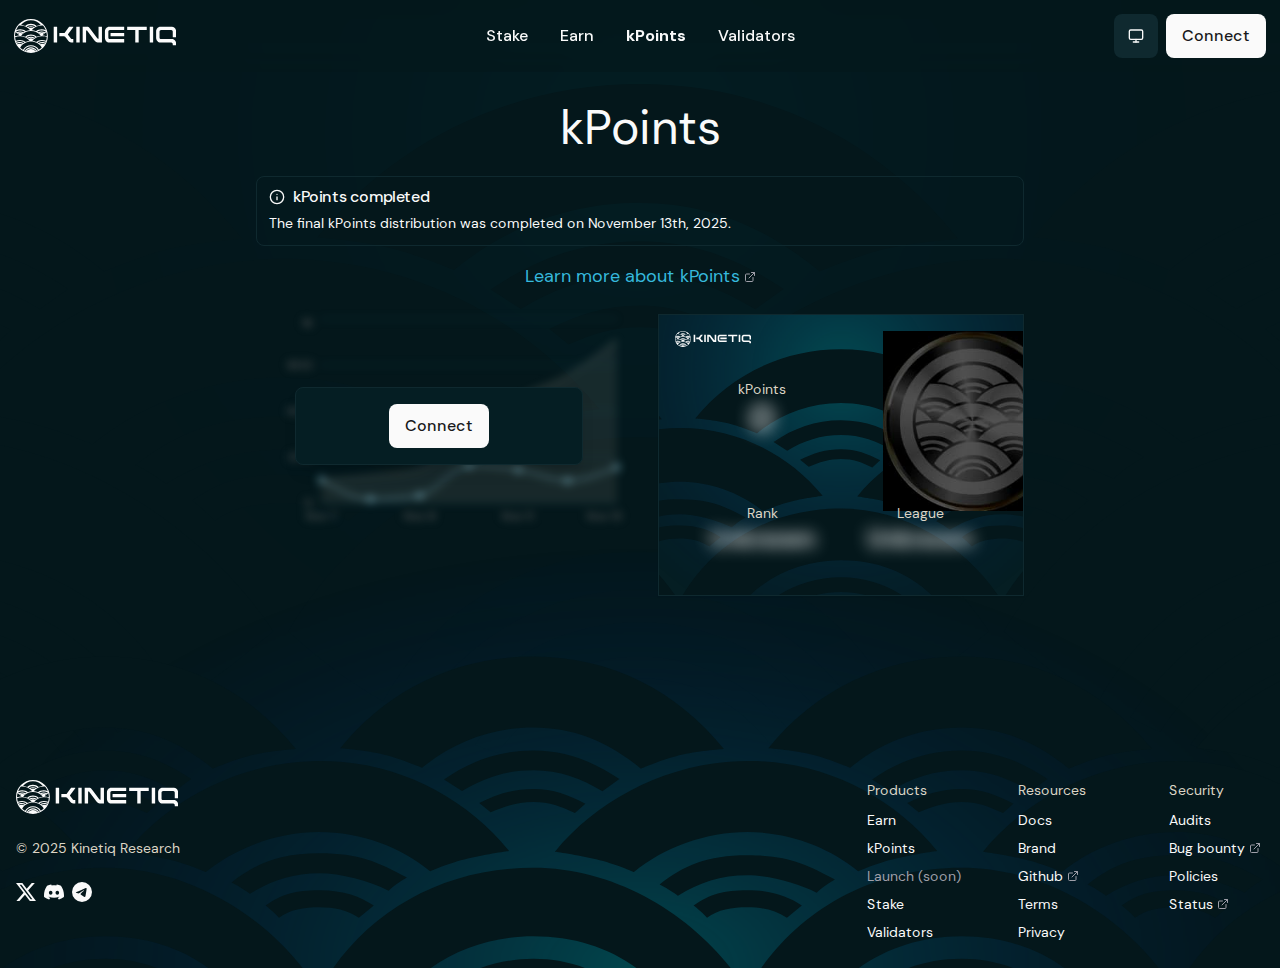
<file: kpoints/index.html>
<!DOCTYPE html><html class="min-w-[340px] scroll-smooth __variable_9ef920 dark" lang="en" style="color-scheme: dark;" data-scrapbook-source="https://kinetiq.xyz/kpoints" data-scrapbook-create="20251113230726993"><head><link rel="stylesheet" href="34afac216ac9d0b6.css" data-precedence="next"><style type="text/css">@layer dynamic-sdk-styles{#argent-mobile-modal-overlay,iframe[src*="wallet-dev.blocto.app"],iframe[src*="wallet-staging.blocto.app"],iframe[src*="wallet-testnet.blocto.app"],iframe[src*="wallet.blocto.app"]{z-index:2147483647!important}iframe[id*=dyn-passkey-recovery-element-id],iframe[id*=dyn-secure-enclave-element-id]{display:none!important}#pera-wallet-connect-modal-wrapper{position:relative;z-index:2147483647!important}@font-face{font-display:swap;font-family:DM Sans;font-style:normal;font-weight:400;src:url("dm-sans-latin-400-normal.woff2") format("woff2"),url("dm-sans-latin-400-normal.woff") format("woff")}@font-face{font-display:swap;font-family:DM Sans;font-style:italic;font-weight:400;src:url("dm-sans-latin-400-italic.woff2") format("woff2"),url("dm-sans-latin-400-italic.woff") format("woff")}@font-face{font-display:swap;font-family:DM Sans;font-style:normal;font-weight:500;src:url("dm-sans-latin-500-normal.woff2") format("woff2"),url("dm-sans-latin-500-normal.woff") format("woff")}@font-face{font-display:swap;font-family:DM Sans;font-style:italic;font-weight:500;src:url("dm-sans-latin-500-italic.woff2") format("woff2"),url("dm-sans-latin-500-italic.woff") format("woff")}@font-face{font-display:swap;font-family:DM Sans;font-style:normal;font-weight:700;src:url("dm-sans-latin-700-normal.woff2") format("woff2"),url("dm-sans-latin-700-normal.woff") format("woff")}@font-face{font-display:swap;font-family:DM Sans;font-style:italic;font-weight:700;src:url("dm-sans-latin-700-italic.woff2") format("woff2"),url("dm-sans-latin-700-italic.woff") format("woff")}@layer light-theme-default{:root{--dynamic-font-family-primary:"DM Sans",sans-serif;--dynamic-font-family-numbers:"Roboto Mono",monospace,sans-serif;--dynamic-base-1:#f7f7f9;--dynamic-base-2:#fff;--dynamic-base-3:#eeeef1;--dynamic-base-4:#e7e8ed;--dynamic-brand-hover-color:linear-gradient(0deg,rgba(0,0,0,.08),rgba(0,0,0,.08)),#4779ff;--dynamic-brand-primary-color:#4779ff;--dynamic-brand-secondary-color:rgba(71,121,255,.15);--dynamic-success-1:#30a67b;--dynamic-success-2:#e3f7ef;--dynamic-border-radius:1.5rem;--dynamic-hover:rgba(22,37,77,.03);--dynamic-info-2:rgba(71,121,255,.1);--dynamic-error-1:#ff4646;--dynamic-error-2:#ffe3e3;--dynamic-alert-1:#dd8500;--dynamic-alert-2:#faedd9;--dynamic-footer-background-color:#fff;--dynamic-footer-text-color:#383c48;--dynamic-footer-icon-color:#4779ff;--dynamic-loading-animation-gradient:linear-gradient(90deg,hsla(0,0%,100%,0),hsla(0,0%,100%,.2) 20%,hsla(0,0%,100%,.5) 60%,hsla(0,0%,100%,0));--dynamic-overlay:rgba(24,27,34,.15);--dynamic-shadow-down-1:0 0.0625rem 0.125rem rgba(24,39,75,.04);--dynamic-shadow-down-2:0 0.75rem 1.25rem -0.375rem rgba(24,39,75,.02),0 1rem 1.625rem -0.25rem rgba(24,39,75,.04);--dynamic-shadow-down-3:0 1.5rem 2rem -1.5rem rgba(0,0,0,.24);--dynamic-shadow-up-1:0 -0.5rem 3rem -0.5rem rgba(109,121,165,.16);--dynamic-text-link:#0047ff;--dynamic-text-primary:#383c48;--dynamic-text-secondary:#7b7d86;--dynamic-text-size-body-mini:0.6875rem;--dynamic-text-size-body-normal:0.9375rem;--dynamic-text-size-body-small:0.75rem;--dynamic-text-size-button-primary:0.875rem;--dynamic-text-size-button-secondary:0.75rem;--dynamic-text-size-numbers-display:1.875rem;--dynamic-text-size-numbers-big:0.875rem;--dynamic-text-size-numbers-medium:0.75rem;--dynamic-text-size-title:1.125rem;--dynamic-text-tertiary:#abacb2;--dynamic-badge-background:#eeeef1;--dynamic-badge-color:#7b7d86;--dynamic-badge-primary-background:#e3f7ef;--dynamic-badge-primary-color:#30a67b;--dynamic-badge-dot-background:#4779ff;--dynamic-search-bar-background:#fff;--dynamic-search-bar-background-hover:#fff;--dynamic-search-bar-background-focus:#fff;--dynamic-search-bar-border:0.0625rem solid #eeeef1;--dynamic-search-bar-border-hover:0.0625rem solid #e7e8ed;--dynamic-search-bar-border-focus:0.0625rem solid #e7e8ed;--dynamic-modal-border: ;--dynamic-modal-width:22.5rem;--dynamic-modal-padding:1.5rem;--dynamic-modal-backdrop-background:rgba(0,0,0,.25);--dynamic-modal-backdrop-filter:blur(4px);--dynamic-wallet-list-tile-padding:0.75rem;--dynamic-wallet-list-tile-gap:0.375rem;--dynamic-wallet-list-max-height:16.25rem;--dynamic-wallet-list-tile-background:#fff;--dynamic-wallet-list-tile-border: ;--dynamic-wallet-list-tile-shadow:0 0.0625rem 0.125rem rgba(24,39,75,.04);--dynamic-wallet-list-tile-background-hover:#fff;--dynamic-wallet-list-tile-border-hover: ;--dynamic-wallet-list-tile-shadow-hover:0 0.75rem 1.25rem -0.375rem rgba(24,39,75,.02),0 1rem 1.625rem -0.25rem rgba(24,39,75,.04);--dynamic-wallet-list-tile-animation-duration:150ms;--dynamic-tooltip-color:#383c48;--dynamic-tooltip-text-color:#fff;--dynamic-initial-view-content-padding:0rem 1.5rem 1.5rem;--dynamic-button-primary-hover:#fff;--dynamic-button-primary-background:#fff;--dynamic-button-primary-font-size:0.875rem;--dynamic-button-primary-padding:0;--dynamic-button-primary-border:0.0625rem solid #e7e8ed;--dynamic-button-shadow:0px 2px 3px 0px rgba(24,39,75,.08);--dynamic-button-secondary-hover:#f7f8fa;--dynamic-button-secondary-background:transparent;--dynamic-button-secondary-font-size:0.75rem;--dynamic-button-secondary-padding:0;--dynamic-button-secondary-border:0.0625rem solid transparent;--dynamic-connect-button-background:#fff;--dynamic-connect-button-background-hover:#fff;--dynamic-connect-button-color:#383c48;--dynamic-connect-button-border:0.0625rem solid #e7e8ed;--dynamic-connect-button-shadow:0px 2px 3px 0px rgba(24,39,75,.08);--dynamic-connect-button-color-hover:#383c48;--dynamic-connect-button-border-hover:0.0625rem solid #e7e8ed;--dynamic-connect-button-shadow-hover:0 0.75rem 1.25rem -0.375rem rgba(24,39,75,.02),0 1rem 1.625rem -0.25rem rgba(24,39,75,.04);--dynamic-search-padding:0 1.5rem 0.5rem;--dynamic-layout-content-padding:0 1.5rem 1.5rem;--dynamic-layout-content-error-padding:1.5rem 1.5rem 1.5rem;--dynamic-footer-border-top:0.0625rem solid #e7e8ed;--dynamic-footer-padding:0.75rem 1.5rem 0.75rem;--dynamic-footer-background:transparent;--dynamic-header-border-bottom:1px solid transparent;--dynamic-header-padding:1.5rem 1.5rem 1.25rem;--dynamic-header-background:transparent}:root [data-dynamic-theme-brand=bold],:root[data-dynamic-theme-brand=bold]{--dynamic-footer-text-color:#fff;--dynamic-footer-icon-color:rgba(247,247,249,.75);--dynamic-footer-arrow-color:rgba(247,247,249,.75)}:root [data-dynamic-theme-brand=subtle],:root[data-dynamic-theme-brand=subtle]{--dynamic-footer-arrow-color:#abacb2}@media (prefers-color-scheme:light){:root [data-dynamic-theme=auto]{--dynamic-font-family-primary:"DM Sans",sans-serif;--dynamic-font-family-numbers:"Roboto Mono",monospace,sans-serif;--dynamic-base-1:#f7f7f9;--dynamic-base-2:#fff;--dynamic-base-3:#eeeef1;--dynamic-base-4:#e7e8ed;--dynamic-brand-hover-color:linear-gradient(0deg,rgba(0,0,0,.08),rgba(0,0,0,.08)),#4779ff;--dynamic-brand-primary-color:#4779ff;--dynamic-brand-secondary-color:rgba(71,121,255,.15);--dynamic-success-1:#30a67b;--dynamic-success-2:#e3f7ef;--dynamic-border-radius:1.5rem;--dynamic-hover:rgba(22,37,77,.03);--dynamic-info-2:rgba(71,121,255,.1);--dynamic-error-1:#ff4646;--dynamic-error-2:#ffe3e3;--dynamic-alert-1:#dd8500;--dynamic-alert-2:#faedd9;--dynamic-footer-background-color:#fff;--dynamic-footer-text-color:#383c48;--dynamic-footer-icon-color:#4779ff;--dynamic-loading-animation-gradient:linear-gradient(90deg,hsla(0,0%,100%,0),hsla(0,0%,100%,.2) 20%,hsla(0,0%,100%,.5) 60%,hsla(0,0%,100%,0));--dynamic-overlay:rgba(24,27,34,.15);--dynamic-shadow-down-1:0 0.0625rem 0.125rem rgba(24,39,75,.04);--dynamic-shadow-down-2:0 0.75rem 1.25rem -0.375rem rgba(24,39,75,.02),0 1rem 1.625rem -0.25rem rgba(24,39,75,.04);--dynamic-shadow-down-3:0 1.5rem 2rem -1.5rem rgba(0,0,0,.24);--dynamic-shadow-up-1:0 -0.5rem 3rem -0.5rem rgba(109,121,165,.16);--dynamic-text-link:#0047ff;--dynamic-text-primary:#383c48;--dynamic-text-secondary:#7b7d86;--dynamic-text-size-body-mini:0.6875rem;--dynamic-text-size-body-normal:0.9375rem;--dynamic-text-size-body-small:0.75rem;--dynamic-text-size-button-primary:0.875rem;--dynamic-text-size-button-secondary:0.75rem;--dynamic-text-size-numbers-display:1.875rem;--dynamic-text-size-numbers-big:0.875rem;--dynamic-text-size-numbers-medium:0.75rem;--dynamic-text-size-title:1.125rem;--dynamic-text-tertiary:#abacb2;--dynamic-badge-background:#eeeef1;--dynamic-badge-color:#7b7d86;--dynamic-badge-primary-background:#e3f7ef;--dynamic-badge-primary-color:#30a67b;--dynamic-badge-dot-background:#4779ff;--dynamic-search-bar-background:#fff;--dynamic-search-bar-background-hover:#fff;--dynamic-search-bar-background-focus:#fff;--dynamic-search-bar-border:0.0625rem solid #eeeef1;--dynamic-search-bar-border-hover:0.0625rem solid #e7e8ed;--dynamic-search-bar-border-focus:0.0625rem solid #e7e8ed;--dynamic-modal-border: ;--dynamic-modal-width:22.5rem;--dynamic-modal-padding:1.5rem;--dynamic-modal-backdrop-background:rgba(0,0,0,.25);--dynamic-modal-backdrop-filter:blur(4px);--dynamic-wallet-list-tile-padding:0.75rem;--dynamic-wallet-list-tile-gap:0.375rem;--dynamic-wallet-list-max-height:16.25rem;--dynamic-wallet-list-tile-background:#fff;--dynamic-wallet-list-tile-border: ;--dynamic-wallet-list-tile-shadow:0 0.0625rem 0.125rem rgba(24,39,75,.04);--dynamic-wallet-list-tile-background-hover:#fff;--dynamic-wallet-list-tile-border-hover: ;--dynamic-wallet-list-tile-shadow-hover:0 0.75rem 1.25rem -0.375rem rgba(24,39,75,.02),0 1rem 1.625rem -0.25rem rgba(24,39,75,.04);--dynamic-wallet-list-tile-animation-duration:150ms;--dynamic-tooltip-color:#383c48;--dynamic-tooltip-text-color:#fff;--dynamic-initial-view-content-padding:0rem 1.5rem 1.5rem;--dynamic-button-primary-hover:#fff;--dynamic-button-primary-background:#fff;--dynamic-button-primary-font-size:0.875rem;--dynamic-button-primary-padding:0;--dynamic-button-primary-border:0.0625rem solid #e7e8ed;--dynamic-button-shadow:0px 2px 3px 0px rgba(24,39,75,.08);--dynamic-button-secondary-hover:#f7f8fa;--dynamic-button-secondary-background:transparent;--dynamic-button-secondary-font-size:0.75rem;--dynamic-button-secondary-padding:0;--dynamic-button-secondary-border:0.0625rem solid transparent;--dynamic-connect-button-background:#fff;--dynamic-connect-button-background-hover:#fff;--dynamic-connect-button-color:#383c48;--dynamic-connect-button-border:0.0625rem solid #e7e8ed;--dynamic-connect-button-shadow:0px 2px 3px 0px rgba(24,39,75,.08);--dynamic-connect-button-color-hover:#383c48;--dynamic-connect-button-border-hover:0.0625rem solid #e7e8ed;--dynamic-connect-button-shadow-hover:0 0.75rem 1.25rem -0.375rem rgba(24,39,75,.02),0 1rem 1.625rem -0.25rem rgba(24,39,75,.04);--dynamic-search-padding:0 1.5rem 0.5rem;--dynamic-layout-content-padding:0 1.5rem 1.5rem;--dynamic-layout-content-error-padding:1.5rem 1.5rem 1.5rem;--dynamic-footer-border-top:0.0625rem solid #e7e8ed;--dynamic-footer-padding:0.75rem 1.5rem 0.75rem;--dynamic-footer-background:transparent;--dynamic-header-border-bottom:1px solid transparent;--dynamic-header-padding:1.5rem 1.5rem 1.25rem;--dynamic-header-background:transparent}:root [data-dynamic-theme=auto] [data-dynamic-theme-brand=bold],:root [data-dynamic-theme=auto][data-dynamic-theme-brand=bold]{--dynamic-footer-text-color:#fff;--dynamic-footer-icon-color:rgba(247,247,249,.75);--dynamic-footer-arrow-color:rgba(247,247,249,.75)}:root [data-dynamic-theme=auto] [data-dynamic-theme-brand=subtle],:root [data-dynamic-theme=auto][data-dynamic-theme-brand=subtle]{--dynamic-footer-arrow-color:#abacb2}}:root [data-dynamic-theme=light]{--dynamic-font-family-primary:"DM Sans",sans-serif;--dynamic-font-family-numbers:"Roboto Mono",monospace,sans-serif;--dynamic-base-1:#f7f7f9;--dynamic-base-2:#fff;--dynamic-base-3:#eeeef1;--dynamic-base-4:#e7e8ed;--dynamic-brand-hover-color:linear-gradient(0deg,rgba(0,0,0,.08),rgba(0,0,0,.08)),#4779ff;--dynamic-brand-primary-color:#4779ff;--dynamic-brand-secondary-color:rgba(71,121,255,.15);--dynamic-success-1:#30a67b;--dynamic-success-2:#e3f7ef;--dynamic-border-radius:1.5rem;--dynamic-hover:rgba(22,37,77,.03);--dynamic-info-2:rgba(71,121,255,.1);--dynamic-error-1:#ff4646;--dynamic-error-2:#ffe3e3;--dynamic-alert-1:#dd8500;--dynamic-alert-2:#faedd9;--dynamic-footer-background-color:#fff;--dynamic-footer-text-color:#383c48;--dynamic-footer-icon-color:#4779ff;--dynamic-loading-animation-gradient:linear-gradient(90deg,hsla(0,0%,100%,0),hsla(0,0%,100%,.2) 20%,hsla(0,0%,100%,.5) 60%,hsla(0,0%,100%,0));--dynamic-overlay:rgba(24,27,34,.15);--dynamic-shadow-down-1:0 0.0625rem 0.125rem rgba(24,39,75,.04);--dynamic-shadow-down-2:0 0.75rem 1.25rem -0.375rem rgba(24,39,75,.02),0 1rem 1.625rem -0.25rem rgba(24,39,75,.04);--dynamic-shadow-down-3:0 1.5rem 2rem -1.5rem rgba(0,0,0,.24);--dynamic-shadow-up-1:0 -0.5rem 3rem -0.5rem rgba(109,121,165,.16);--dynamic-text-link:#0047ff;--dynamic-text-primary:#383c48;--dynamic-text-secondary:#7b7d86;--dynamic-text-size-body-mini:0.6875rem;--dynamic-text-size-body-normal:0.9375rem;--dynamic-text-size-body-small:0.75rem;--dynamic-text-size-button-primary:0.875rem;--dynamic-text-size-button-secondary:0.75rem;--dynamic-text-size-numbers-display:1.875rem;--dynamic-text-size-numbers-big:0.875rem;--dynamic-text-size-numbers-medium:0.75rem;--dynamic-text-size-title:1.125rem;--dynamic-text-tertiary:#abacb2;--dynamic-badge-background:#eeeef1;--dynamic-badge-color:#7b7d86;--dynamic-badge-primary-background:#e3f7ef;--dynamic-badge-primary-color:#30a67b;--dynamic-badge-dot-background:#4779ff;--dynamic-search-bar-background:#fff;--dynamic-search-bar-background-hover:#fff;--dynamic-search-bar-background-focus:#fff;--dynamic-search-bar-border:0.0625rem solid #eeeef1;--dynamic-search-bar-border-hover:0.0625rem solid #e7e8ed;--dynamic-search-bar-border-focus:0.0625rem solid #e7e8ed;--dynamic-modal-border: ;--dynamic-modal-width:22.5rem;--dynamic-modal-padding:1.5rem;--dynamic-modal-backdrop-background:rgba(0,0,0,.25);--dynamic-modal-backdrop-filter:blur(4px);--dynamic-wallet-list-tile-padding:0.75rem;--dynamic-wallet-list-tile-gap:0.375rem;--dynamic-wallet-list-max-height:16.25rem;--dynamic-wallet-list-tile-background:#fff;--dynamic-wallet-list-tile-border: ;--dynamic-wallet-list-tile-shadow:0 0.0625rem 0.125rem rgba(24,39,75,.04);--dynamic-wallet-list-tile-background-hover:#fff;--dynamic-wallet-list-tile-border-hover: ;--dynamic-wallet-list-tile-shadow-hover:0 0.75rem 1.25rem -0.375rem rgba(24,39,75,.02),0 1rem 1.625rem -0.25rem rgba(24,39,75,.04);--dynamic-wallet-list-tile-animation-duration:150ms;--dynamic-tooltip-color:#383c48;--dynamic-tooltip-text-color:#fff;--dynamic-initial-view-content-padding:0rem 1.5rem 1.5rem;--dynamic-button-primary-hover:#fff;--dynamic-button-primary-background:#fff;--dynamic-button-primary-font-size:0.875rem;--dynamic-button-primary-padding:0;--dynamic-button-primary-border:0.0625rem solid #e7e8ed;--dynamic-button-shadow:0px 2px 3px 0px rgba(24,39,75,.08);--dynamic-button-secondary-hover:#f7f8fa;--dynamic-button-secondary-background:transparent;--dynamic-button-secondary-font-size:0.75rem;--dynamic-button-secondary-padding:0;--dynamic-button-secondary-border:0.0625rem solid transparent;--dynamic-connect-button-background:#fff;--dynamic-connect-button-background-hover:#fff;--dynamic-connect-button-color:#383c48;--dynamic-connect-button-border:0.0625rem solid #e7e8ed;--dynamic-connect-button-shadow:0px 2px 3px 0px rgba(24,39,75,.08);--dynamic-connect-button-color-hover:#383c48;--dynamic-connect-button-border-hover:0.0625rem solid #e7e8ed;--dynamic-connect-button-shadow-hover:0 0.75rem 1.25rem -0.375rem rgba(24,39,75,.02),0 1rem 1.625rem -0.25rem rgba(24,39,75,.04);--dynamic-search-padding:0 1.5rem 0.5rem;--dynamic-layout-content-padding:0 1.5rem 1.5rem;--dynamic-layout-content-error-padding:1.5rem 1.5rem 1.5rem;--dynamic-footer-border-top:0.0625rem solid #e7e8ed;--dynamic-footer-padding:0.75rem 1.5rem 0.75rem;--dynamic-footer-background:transparent;--dynamic-header-border-bottom:1px solid transparent;--dynamic-header-padding:1.5rem 1.5rem 1.25rem;--dynamic-header-background:transparent}:root [data-dynamic-theme=light] [data-dynamic-theme-brand=bold],:root [data-dynamic-theme=light][data-dynamic-theme-brand=bold]{--dynamic-footer-text-color:#fff;--dynamic-footer-icon-color:rgba(247,247,249,.75);--dynamic-footer-arrow-color:rgba(247,247,249,.75)}:root [data-dynamic-theme=light] [data-dynamic-theme-brand=subtle],:root [data-dynamic-theme=light][data-dynamic-theme-brand=subtle]{--dynamic-footer-arrow-color:#abacb2}}@layer dark-theme-default{@media (prefers-color-scheme:dark){:root [data-dynamic-theme=auto]{--dynamic-font-family-primary:"DM Sans",sans-serif;--dynamic-font-family-numbers:"Roboto Mono",monospace,sans-serif;--dynamic-base-1:#0c0e13;--dynamic-base-2:#1b1d22;--dynamic-base-3:#24272e;--dynamic-base-4:#282b33;--dynamic-brand-hover-color:linear-gradient(0deg,rgba(0,0,0,.08),rgba(0,0,0,.08)),#4779ff;--dynamic-brand-primary-color:#4779ff;--dynamic-brand-secondary-color:rgba(71,121,255,.15);--dynamic-success-1:#79ffcf;--dynamic-success-2:#192d2c;--dynamic-border-radius:1.5rem;--dynamic-hover:hsla(0,0%,100%,.1);--dynamic-error-1:#ff6a6a;--dynamic-error-2:hsla(0,100%,71%,.2);--dynamic-alert-1:#e2a140;--dynamic-alert-2:#2b2621;--dynamic-footer-background-color:#0c0e13;--dynamic-footer-text-color:#fbfcff;--dynamic-footer-icon-color:#4779ff;--dynamic-loading-animation-gradient:linear-gradient(90deg,hsla(0,0%,100%,0),hsla(0,0%,100%,.01) 20%,hsla(0,0%,100%,.05) 60%,hsla(0,0%,100%,0));--dynamic-overlay:rgba(0,0,0,.25);--dynamic-shadow-down-1:0 0.0625rem 0.125rem rgba(24,39,75,.04);--dynamic-shadow-down-2:0 0.75rem 1.25rem -0.375rem rgba(24,39,75,.02),0 1rem 1.625rem -0.25rem rgba(24,39,75,.04);--dynamic-shadow-down-3:0 1.5rem 2rem -1.5rem rgba(0,0,0,.24);--dynamic-shadow-up-1:0 -0.5rem 3rem -0.5rem rgba(109,121,165,.16);--dynamic-text-link:#69a5ff;--dynamic-text-primary:#fbfcff;--dynamic-text-secondary:#a8aab0;--dynamic-text-size-body-mini:0.6875rem;--dynamic-text-size-body-normal:0.9375rem;--dynamic-text-size-body-small:0.75rem;--dynamic-text-size-button-primary:0.875rem;--dynamic-text-size-button-secondary:0.75rem;--dynamic-text-size-numbers-big:0.875rem;--dynamic-text-size-numbers-medium:0.75rem;--dynamic-text-size-title:1.125rem;--dynamic-text-tertiary:#6f7177;--dynamic-badge-background:#24272e;--dynamic-badge-color:#a8aab0;--dynamic-badge-dot-background:#4779ff;--dynamic-badge-primary-background:#192d2c;--dynamic-badge-primary-color:#79ffcf;--dynamic-search-bar-background:#1b1d22;--dynamic-search-bar-background-hover:#1b1d22;--dynamic-search-bar-background-focus:#1b1d22;--dynamic-search-bar-border:0.0625rem solid #24272e;--dynamic-search-bar-border-hover:0.0625rem solid #282b33;--dynamic-search-bar-border-focus:0.0625rem solid #282b33;--dynamic-modal-border: ;--dynamic-modal-width:22.5rem;--dynamic-modal-padding:1.5rem;--dynamic-modal-backdrop-background:rgba(0,0,0,.25);--dynamic-modal-backdrop-filter:blur(4px);--dynamic-wallet-list-tile-padding:0.75rem;--dynamic-wallet-list-tile-gap:0.375rem;--dynamic-wallet-list-max-height:16.25rem;--dynamic-wallet-list-tile-background:#24272e;--dynamic-wallet-list-tile-border: ;--dynamic-wallet-list-tile-shadow:0 0.0625rem 0.125rem rgba(24,39,75,.04);--dynamic-wallet-list-tile-background-hover:#282b33;--dynamic-wallet-list-tile-border-hover: ;--dynamic-wallet-list-tile-shadow-hover:0 0.75rem 1.25rem -0.375rem rgba(24,39,75,.02),0 1rem 1.625rem -0.25rem rgba(24,39,75,.04);--dynamic-wallet-list-tile-animation-duration:150ms;--dynamic-tooltip-color:#fbfcff;--dynamic-tooltip-text-color:#0c0e13;--dynamic-initial-view-content-padding:0rem 1.5rem 1.5rem;--dynamic-button-primary-hover:#1b1d22;--dynamic-button-primary-background:#1b1d22;--dynamic-button-primary-font-size:0.875rem;--dynamic-button-primary-padding:0;--dynamic-button-primary-border:0.0625rem solid #282b33;--dynamic-button-shadow:0px 2px 3px 0px rgba(24,39,75,.08);--dynamic-button-secondary-hover:#1a1c21;--dynamic-button-secondary-background:transparent;--dynamic-button-secondary-font-size:0.75rem;--dynamic-button-secondary-padding:0;--dynamic-button-secondary-border:0.0625rem solid transparent;--dynamic-connect-button-background:#1b1d22;--dynamic-connect-button-background-hover:#1b1d22;--dynamic-connect-button-color:#fbfcff;--dynamic-connect-button-border:0.0625rem solid #282b33;--dynamic-connect-button-shadow:0px 2px 3px 0px rgba(24,39,75,.08);--dynamic-connect-button-color-hover:#fbfcff;--dynamic-connect-button-border-hover:0.0625rem solid #282b33;--dynamic-connect-button-shadow-hover:0 0.75rem 1.25rem -0.375rem rgba(24,39,75,.02),0 1rem 1.625rem -0.25rem rgba(24,39,75,.04);--dynamic-search-padding:0 1.5rem 0.5rem;--dynamic-layout-content-padding:0 1.5rem 1.5rem;--dynamic-layout-content-error-padding:1.5rem 1.5rem 1.5rem;--dynamic-footer-border-top:0.0625rem solid #282b33;--dynamic-footer-padding:0.75rem 1.5rem 0.75rem;--dynamic-footer-background:transparent;--dynamic-header-border-bottom:1px solid transparent;--dynamic-header-padding:1.5rem 1.5rem 1.25rem;--dynamic-header-background:transparent}:root [data-dynamic-theme=auto] [data-dynamic-theme-brand=bold],:root [data-dynamic-theme=auto][data-dynamic-theme-brand=bold]{--dynamic-footer-text-color:#fbfcff;--dynamic-footer-icon-color:rgba(247,247,249,.75);--dynamic-footer-arrow-color:rgba(247,247,249,.75)}:root [data-dynamic-theme=auto] [data-dynamic-theme-brand=subtle],:root [data-dynamic-theme=auto][data-dynamic-theme-brand=subtle]{--dynamic-footer-arrow-color:#6f7177;--dynamic-footer-icon-color:#6f7177}}:root [data-dynamic-theme=dark]{--dynamic-font-family-primary:"DM Sans",sans-serif;--dynamic-font-family-numbers:"Roboto Mono",monospace,sans-serif;--dynamic-base-1:#0c0e13;--dynamic-base-2:#1b1d22;--dynamic-base-3:#24272e;--dynamic-base-4:#282b33;--dynamic-brand-hover-color:linear-gradient(0deg,rgba(0,0,0,.08),rgba(0,0,0,.08)),#4779ff;--dynamic-brand-primary-color:#4779ff;--dynamic-brand-secondary-color:rgba(71,121,255,.15);--dynamic-success-1:#79ffcf;--dynamic-success-2:#192d2c;--dynamic-border-radius:1.5rem;--dynamic-hover:hsla(0,0%,100%,.1);--dynamic-error-1:#ff6a6a;--dynamic-error-2:hsla(0,100%,71%,.2);--dynamic-alert-1:#e2a140;--dynamic-alert-2:#2b2621;--dynamic-footer-background-color:#0c0e13;--dynamic-footer-text-color:#fbfcff;--dynamic-footer-icon-color:#4779ff;--dynamic-loading-animation-gradient:linear-gradient(90deg,hsla(0,0%,100%,0),hsla(0,0%,100%,.01) 20%,hsla(0,0%,100%,.05) 60%,hsla(0,0%,100%,0));--dynamic-overlay:rgba(0,0,0,.25);--dynamic-shadow-down-1:0 0.0625rem 0.125rem rgba(24,39,75,.04);--dynamic-shadow-down-2:0 0.75rem 1.25rem -0.375rem rgba(24,39,75,.02),0 1rem 1.625rem -0.25rem rgba(24,39,75,.04);--dynamic-shadow-down-3:0 1.5rem 2rem -1.5rem rgba(0,0,0,.24);--dynamic-shadow-up-1:0 -0.5rem 3rem -0.5rem rgba(109,121,165,.16);--dynamic-text-link:#69a5ff;--dynamic-text-primary:#fbfcff;--dynamic-text-secondary:#a8aab0;--dynamic-text-size-body-mini:0.6875rem;--dynamic-text-size-body-normal:0.9375rem;--dynamic-text-size-body-small:0.75rem;--dynamic-text-size-button-primary:0.875rem;--dynamic-text-size-button-secondary:0.75rem;--dynamic-text-size-numbers-big:0.875rem;--dynamic-text-size-numbers-medium:0.75rem;--dynamic-text-size-title:1.125rem;--dynamic-text-tertiary:#6f7177;--dynamic-badge-background:#24272e;--dynamic-badge-color:#a8aab0;--dynamic-badge-dot-background:#4779ff;--dynamic-badge-primary-background:#192d2c;--dynamic-badge-primary-color:#79ffcf;--dynamic-search-bar-background:#1b1d22;--dynamic-search-bar-background-hover:#1b1d22;--dynamic-search-bar-background-focus:#1b1d22;--dynamic-search-bar-border:0.0625rem solid #24272e;--dynamic-search-bar-border-hover:0.0625rem solid #282b33;--dynamic-search-bar-border-focus:0.0625rem solid #282b33;--dynamic-modal-border: ;--dynamic-modal-width:22.5rem;--dynamic-modal-padding:1.5rem;--dynamic-modal-backdrop-background:rgba(0,0,0,.25);--dynamic-modal-backdrop-filter:blur(4px);--dynamic-wallet-list-tile-padding:0.75rem;--dynamic-wallet-list-tile-gap:0.375rem;--dynamic-wallet-list-max-height:16.25rem;--dynamic-wallet-list-tile-background:#24272e;--dynamic-wallet-list-tile-border: ;--dynamic-wallet-list-tile-shadow:0 0.0625rem 0.125rem rgba(24,39,75,.04);--dynamic-wallet-list-tile-background-hover:#282b33;--dynamic-wallet-list-tile-border-hover: ;--dynamic-wallet-list-tile-shadow-hover:0 0.75rem 1.25rem -0.375rem rgba(24,39,75,.02),0 1rem 1.625rem -0.25rem rgba(24,39,75,.04);--dynamic-wallet-list-tile-animation-duration:150ms;--dynamic-tooltip-color:#fbfcff;--dynamic-tooltip-text-color:#0c0e13;--dynamic-initial-view-content-padding:0rem 1.5rem 1.5rem;--dynamic-button-primary-hover:#1b1d22;--dynamic-button-primary-background:#1b1d22;--dynamic-button-primary-font-size:0.875rem;--dynamic-button-primary-padding:0;--dynamic-button-primary-border:0.0625rem solid #282b33;--dynamic-button-shadow:0px 2px 3px 0px rgba(24,39,75,.08);--dynamic-button-secondary-hover:#1a1c21;--dynamic-button-secondary-background:transparent;--dynamic-button-secondary-font-size:0.75rem;--dynamic-button-secondary-padding:0;--dynamic-button-secondary-border:0.0625rem solid transparent;--dynamic-connect-button-background:#1b1d22;--dynamic-connect-button-background-hover:#1b1d22;--dynamic-connect-button-color:#fbfcff;--dynamic-connect-button-border:0.0625rem solid #282b33;--dynamic-connect-button-shadow:0px 2px 3px 0px rgba(24,39,75,.08);--dynamic-connect-button-color-hover:#fbfcff;--dynamic-connect-button-border-hover:0.0625rem solid #282b33;--dynamic-connect-button-shadow-hover:0 0.75rem 1.25rem -0.375rem rgba(24,39,75,.02),0 1rem 1.625rem -0.25rem rgba(24,39,75,.04);--dynamic-search-padding:0 1.5rem 0.5rem;--dynamic-layout-content-padding:0 1.5rem 1.5rem;--dynamic-layout-content-error-padding:1.5rem 1.5rem 1.5rem;--dynamic-footer-border-top:0.0625rem solid #282b33;--dynamic-footer-padding:0.75rem 1.5rem 0.75rem;--dynamic-footer-background:transparent;--dynamic-header-border-bottom:1px solid transparent;--dynamic-header-padding:1.5rem 1.5rem 1.25rem;--dynamic-header-background:transparent}:root [data-dynamic-theme=dark] [data-dynamic-theme-brand=bold],:root [data-dynamic-theme=dark][data-dynamic-theme-brand=bold]{--dynamic-footer-text-color:#fbfcff;--dynamic-footer-icon-color:rgba(247,247,249,.75);--dynamic-footer-arrow-color:rgba(247,247,249,.75)}:root [data-dynamic-theme=dark] [data-dynamic-theme-brand=subtle],:root [data-dynamic-theme=dark][data-dynamic-theme-brand=subtle]{--dynamic-footer-arrow-color:#6f7177;--dynamic-footer-icon-color:#6f7177}}.dynamic-shadow-dom{position:relative}#dynamic-tooltips{left:0;position:absolute;top:0}@supports (overflow:clip){.dynamic-no-scroll{overflow:clip}}@supports not (overflow:clip){.dynamic-no-scroll{overflow:hidden}}}</style><style type="text/css">[data-sonner-toaster][dir=ltr],html[dir=ltr]{--toast-icon-margin-start:-3px;--toast-icon-margin-end:4px;--toast-svg-margin-start:-1px;--toast-svg-margin-end:0px;--toast-button-margin-start:auto;--toast-button-margin-end:0;--toast-close-button-start:0;--toast-close-button-end:unset;--toast-close-button-transform:translate(-35%, -35%)}[data-sonner-toaster][dir=rtl],html[dir=rtl]{--toast-icon-margin-start:4px;--toast-icon-margin-end:-3px;--toast-svg-margin-start:0px;--toast-svg-margin-end:-1px;--toast-button-margin-start:0;--toast-button-margin-end:auto;--toast-close-button-start:unset;--toast-close-button-end:0;--toast-close-button-transform:translate(35%, -35%)}[data-sonner-toaster]{position:fixed;width:var(--width);font-family:ui-sans-serif,system-ui,-apple-system,BlinkMacSystemFont,Segoe UI,Roboto,Helvetica Neue,Arial,Noto Sans,sans-serif,Apple Color Emoji,Segoe UI Emoji,Segoe UI Symbol,Noto Color Emoji;--gray1:hsl(0, 0%, 99%);--gray2:hsl(0, 0%, 97.3%);--gray3:hsl(0, 0%, 95.1%);--gray4:hsl(0, 0%, 93%);--gray5:hsl(0, 0%, 90.9%);--gray6:hsl(0, 0%, 88.7%);--gray7:hsl(0, 0%, 85.8%);--gray8:hsl(0, 0%, 78%);--gray9:hsl(0, 0%, 56.1%);--gray10:hsl(0, 0%, 52.3%);--gray11:hsl(0, 0%, 43.5%);--gray12:hsl(0, 0%, 9%);--border-radius:8px;box-sizing:border-box;padding:0;margin:0;list-style:none;outline:0;z-index:999999999;transition:transform .4s ease}@media (hover:none) and (pointer:coarse){[data-sonner-toaster][data-lifted=true]{transform:none}}[data-sonner-toaster][data-x-position=right]{right:var(--offset-right)}[data-sonner-toaster][data-x-position=left]{left:var(--offset-left)}[data-sonner-toaster][data-x-position=center]{left:50%;transform:translateX(-50%)}[data-sonner-toaster][data-y-position=top]{top:var(--offset-top)}[data-sonner-toaster][data-y-position=bottom]{bottom:var(--offset-bottom)}[data-sonner-toast]{--y:translateY(100%);--lift-amount:calc(var(--lift) * var(--gap));z-index:var(--z-index);position:absolute;opacity:0;transform:var(--y);touch-action:none;transition:transform .4s,opacity .4s,height .4s,box-shadow .2s;box-sizing:border-box;outline:0;overflow-wrap:anywhere}[data-sonner-toast][data-styled=true]{padding:16px;background:var(--normal-bg);border:1px solid var(--normal-border);color:var(--normal-text);border-radius:var(--border-radius);box-shadow:0 4px 12px rgba(0,0,0,.1);width:var(--width);font-size:13px;display:flex;align-items:center;gap:6px}[data-sonner-toast]:focus-visible{box-shadow:0 4px 12px rgba(0,0,0,.1),0 0 0 2px rgba(0,0,0,.2)}[data-sonner-toast][data-y-position=top]{top:0;--y:translateY(-100%);--lift:1;--lift-amount:calc(1 * var(--gap))}[data-sonner-toast][data-y-position=bottom]{bottom:0;--y:translateY(100%);--lift:-1;--lift-amount:calc(var(--lift) * var(--gap))}[data-sonner-toast][data-styled=true] [data-description]{font-weight:400;line-height:1.4;color:#3f3f3f}[data-rich-colors=true][data-sonner-toast][data-styled=true] [data-description]{color:inherit}[data-sonner-toaster][data-sonner-theme=dark] [data-description]{color:#e8e8e8}[data-sonner-toast][data-styled=true] [data-title]{font-weight:500;line-height:1.5;color:inherit}[data-sonner-toast][data-styled=true] [data-icon]{display:flex;height:16px;width:16px;position:relative;justify-content:flex-start;align-items:center;flex-shrink:0;margin-left:var(--toast-icon-margin-start);margin-right:var(--toast-icon-margin-end)}[data-sonner-toast][data-promise=true] [data-icon]>svg{opacity:0;transform:scale(.8);transform-origin:center;animation:sonner-fade-in .3s ease forwards}[data-sonner-toast][data-styled=true] [data-icon]>*{flex-shrink:0}[data-sonner-toast][data-styled=true] [data-icon] svg{margin-left:var(--toast-svg-margin-start);margin-right:var(--toast-svg-margin-end)}[data-sonner-toast][data-styled=true] [data-content]{display:flex;flex-direction:column;gap:2px}[data-sonner-toast][data-styled=true] [data-button]{border-radius:4px;padding-left:8px;padding-right:8px;height:24px;font-size:12px;color:var(--normal-bg);background:var(--normal-text);margin-left:var(--toast-button-margin-start);margin-right:var(--toast-button-margin-end);border:none;font-weight:500;cursor:pointer;outline:0;display:flex;align-items:center;flex-shrink:0;transition:opacity .4s,box-shadow .2s}[data-sonner-toast][data-styled=true] [data-button]:focus-visible{box-shadow:0 0 0 2px rgba(0,0,0,.4)}[data-sonner-toast][data-styled=true] [data-button]:first-of-type{margin-left:var(--toast-button-margin-start);margin-right:var(--toast-button-margin-end)}[data-sonner-toast][data-styled=true] [data-cancel]{color:var(--normal-text);background:rgba(0,0,0,.08)}[data-sonner-toaster][data-sonner-theme=dark] [data-sonner-toast][data-styled=true] [data-cancel]{background:rgba(255,255,255,.3)}[data-sonner-toast][data-styled=true] [data-close-button]{position:absolute;left:var(--toast-close-button-start);right:var(--toast-close-button-end);top:0;height:20px;width:20px;display:flex;justify-content:center;align-items:center;padding:0;color:var(--gray12);background:var(--normal-bg);border:1px solid var(--gray4);transform:var(--toast-close-button-transform);border-radius:50%;cursor:pointer;z-index:1;transition:opacity .1s,background .2s,border-color .2s}[data-sonner-toast][data-styled=true] [data-close-button]:focus-visible{box-shadow:0 4px 12px rgba(0,0,0,.1),0 0 0 2px rgba(0,0,0,.2)}[data-sonner-toast][data-styled=true] [data-disabled=true]{cursor:not-allowed}[data-sonner-toast][data-styled=true]:hover [data-close-button]:hover{background:var(--gray2);border-color:var(--gray5)}[data-sonner-toast][data-swiping=true]::before{content:'';position:absolute;left:-100%;right:-100%;height:100%;z-index:-1}[data-sonner-toast][data-y-position=top][data-swiping=true]::before{bottom:50%;transform:scaleY(3) translateY(50%)}[data-sonner-toast][data-y-position=bottom][data-swiping=true]::before{top:50%;transform:scaleY(3) translateY(-50%)}[data-sonner-toast][data-swiping=false][data-removed=true]::before{content:'';position:absolute;inset:0;transform:scaleY(2)}[data-sonner-toast][data-expanded=true]::after{content:'';position:absolute;left:0;height:calc(var(--gap) + 1px);bottom:100%;width:100%}[data-sonner-toast][data-mounted=true]{--y:translateY(0);opacity:1}[data-sonner-toast][data-expanded=false][data-front=false]{--scale:var(--toasts-before) * 0.05 + 1;--y:translateY(calc(var(--lift-amount) * var(--toasts-before))) scale(calc(-1 * var(--scale)));height:var(--front-toast-height)}[data-sonner-toast]>*{transition:opacity .4s}[data-sonner-toast][data-x-position=right]{right:0}[data-sonner-toast][data-x-position=left]{left:0}[data-sonner-toast][data-expanded=false][data-front=false][data-styled=true]>*{opacity:0}[data-sonner-toast][data-visible=false]{opacity:0;pointer-events:none}[data-sonner-toast][data-mounted=true][data-expanded=true]{--y:translateY(calc(var(--lift) * var(--offset)));height:var(--initial-height)}[data-sonner-toast][data-removed=true][data-front=true][data-swipe-out=false]{--y:translateY(calc(var(--lift) * -100%));opacity:0}[data-sonner-toast][data-removed=true][data-front=false][data-swipe-out=false][data-expanded=true]{--y:translateY(calc(var(--lift) * var(--offset) + var(--lift) * -100%));opacity:0}[data-sonner-toast][data-removed=true][data-front=false][data-swipe-out=false][data-expanded=false]{--y:translateY(40%);opacity:0;transition:transform .5s,opacity .2s}[data-sonner-toast][data-removed=true][data-front=false]::before{height:calc(var(--initial-height) + 20%)}[data-sonner-toast][data-swiping=true]{transform:var(--y) translateY(var(--swipe-amount-y,0)) translateX(var(--swipe-amount-x,0));transition:none}[data-sonner-toast][data-swiped=true]{user-select:none}[data-sonner-toast][data-swipe-out=true][data-y-position=bottom],[data-sonner-toast][data-swipe-out=true][data-y-position=top]{animation-duration:.2s;animation-timing-function:ease-out;animation-fill-mode:forwards}[data-sonner-toast][data-swipe-out=true][data-swipe-direction=left]{animation-name:swipe-out-left}[data-sonner-toast][data-swipe-out=true][data-swipe-direction=right]{animation-name:swipe-out-right}[data-sonner-toast][data-swipe-out=true][data-swipe-direction=up]{animation-name:swipe-out-up}[data-sonner-toast][data-swipe-out=true][data-swipe-direction=down]{animation-name:swipe-out-down}@keyframes swipe-out-left{from{transform:var(--y) translateX(var(--swipe-amount-x));opacity:1}to{transform:var(--y) translateX(calc(var(--swipe-amount-x) - 100%));opacity:0}}@keyframes swipe-out-right{from{transform:var(--y) translateX(var(--swipe-amount-x));opacity:1}to{transform:var(--y) translateX(calc(var(--swipe-amount-x) + 100%));opacity:0}}@keyframes swipe-out-up{from{transform:var(--y) translateY(var(--swipe-amount-y));opacity:1}to{transform:var(--y) translateY(calc(var(--swipe-amount-y) - 100%));opacity:0}}@keyframes swipe-out-down{from{transform:var(--y) translateY(var(--swipe-amount-y));opacity:1}to{transform:var(--y) translateY(calc(var(--swipe-amount-y) + 100%));opacity:0}}@media (max-width:600px){[data-sonner-toaster]{position:fixed;right:var(--mobile-offset-right);left:var(--mobile-offset-left);width:100%}[data-sonner-toaster][dir=rtl]{left:calc(var(--mobile-offset-left) * -1)}[data-sonner-toaster] [data-sonner-toast]{left:0;right:0;width:calc(100% - var(--mobile-offset-left) * 2)}[data-sonner-toaster][data-x-position=left]{left:var(--mobile-offset-left)}[data-sonner-toaster][data-y-position=bottom]{bottom:var(--mobile-offset-bottom)}[data-sonner-toaster][data-y-position=top]{top:var(--mobile-offset-top)}[data-sonner-toaster][data-x-position=center]{left:var(--mobile-offset-left);right:var(--mobile-offset-right);transform:none}}[data-sonner-toaster][data-sonner-theme=light]{--normal-bg:#fff;--normal-border:var(--gray4);--normal-text:var(--gray12);--success-bg:hsl(143, 85%, 96%);--success-border:hsl(145, 92%, 87%);--success-text:hsl(140, 100%, 27%);--info-bg:hsl(208, 100%, 97%);--info-border:hsl(221, 91%, 93%);--info-text:hsl(210, 92%, 45%);--warning-bg:hsl(49, 100%, 97%);--warning-border:hsl(49, 91%, 84%);--warning-text:hsl(31, 92%, 45%);--error-bg:hsl(359, 100%, 97%);--error-border:hsl(359, 100%, 94%);--error-text:hsl(360, 100%, 45%)}[data-sonner-toaster][data-sonner-theme=light] [data-sonner-toast][data-invert=true]{--normal-bg:#000;--normal-border:hsl(0, 0%, 20%);--normal-text:var(--gray1)}[data-sonner-toaster][data-sonner-theme=dark] [data-sonner-toast][data-invert=true]{--normal-bg:#fff;--normal-border:var(--gray3);--normal-text:var(--gray12)}[data-sonner-toaster][data-sonner-theme=dark]{--normal-bg:#000;--normal-bg-hover:hsl(0, 0%, 12%);--normal-border:hsl(0, 0%, 20%);--normal-border-hover:hsl(0, 0%, 25%);--normal-text:var(--gray1);--success-bg:hsl(150, 100%, 6%);--success-border:hsl(147, 100%, 12%);--success-text:hsl(150, 86%, 65%);--info-bg:hsl(215, 100%, 6%);--info-border:hsl(223, 43%, 17%);--info-text:hsl(216, 87%, 65%);--warning-bg:hsl(64, 100%, 6%);--warning-border:hsl(60, 100%, 9%);--warning-text:hsl(46, 87%, 65%);--error-bg:hsl(358, 76%, 10%);--error-border:hsl(357, 89%, 16%);--error-text:hsl(358, 100%, 81%)}[data-sonner-toaster][data-sonner-theme=dark] [data-sonner-toast] [data-close-button]{background:var(--normal-bg);border-color:var(--normal-border);color:var(--normal-text)}[data-sonner-toaster][data-sonner-theme=dark] [data-sonner-toast] [data-close-button]:hover{background:var(--normal-bg-hover);border-color:var(--normal-border-hover)}[data-rich-colors=true][data-sonner-toast][data-type=success]{background:var(--success-bg);border-color:var(--success-border);color:var(--success-text)}[data-rich-colors=true][data-sonner-toast][data-type=success] [data-close-button]{background:var(--success-bg);border-color:var(--success-border);color:var(--success-text)}[data-rich-colors=true][data-sonner-toast][data-type=info]{background:var(--info-bg);border-color:var(--info-border);color:var(--info-text)}[data-rich-colors=true][data-sonner-toast][data-type=info] [data-close-button]{background:var(--info-bg);border-color:var(--info-border);color:var(--info-text)}[data-rich-colors=true][data-sonner-toast][data-type=warning]{background:var(--warning-bg);border-color:var(--warning-border);color:var(--warning-text)}[data-rich-colors=true][data-sonner-toast][data-type=warning] [data-close-button]{background:var(--warning-bg);border-color:var(--warning-border);color:var(--warning-text)}[data-rich-colors=true][data-sonner-toast][data-type=error]{background:var(--error-bg);border-color:var(--error-border);color:var(--error-text)}[data-rich-colors=true][data-sonner-toast][data-type=error] [data-close-button]{background:var(--error-bg);border-color:var(--error-border);color:var(--error-text)}.sonner-loading-wrapper{--size:16px;height:var(--size);width:var(--size);position:absolute;inset:0;z-index:10}.sonner-loading-wrapper[data-visible=false]{transform-origin:center;animation:sonner-fade-out .2s ease forwards}.sonner-spinner{position:relative;top:50%;left:50%;height:var(--size);width:var(--size)}.sonner-loading-bar{animation:sonner-spin 1.2s linear infinite;background:var(--gray11);border-radius:6px;height:8%;left:-10%;position:absolute;top:-3.9%;width:24%}.sonner-loading-bar:first-child{animation-delay:-1.2s;transform:rotate(.0001deg) translate(146%)}.sonner-loading-bar:nth-child(2){animation-delay:-1.1s;transform:rotate(30deg) translate(146%)}.sonner-loading-bar:nth-child(3){animation-delay:-1s;transform:rotate(60deg) translate(146%)}.sonner-loading-bar:nth-child(4){animation-delay:-.9s;transform:rotate(90deg) translate(146%)}.sonner-loading-bar:nth-child(5){animation-delay:-.8s;transform:rotate(120deg) translate(146%)}.sonner-loading-bar:nth-child(6){animation-delay:-.7s;transform:rotate(150deg) translate(146%)}.sonner-loading-bar:nth-child(7){animation-delay:-.6s;transform:rotate(180deg) translate(146%)}.sonner-loading-bar:nth-child(8){animation-delay:-.5s;transform:rotate(210deg) translate(146%)}.sonner-loading-bar:nth-child(9){animation-delay:-.4s;transform:rotate(240deg) translate(146%)}.sonner-loading-bar:nth-child(10){animation-delay:-.3s;transform:rotate(270deg) translate(146%)}.sonner-loading-bar:nth-child(11){animation-delay:-.2s;transform:rotate(300deg) translate(146%)}.sonner-loading-bar:nth-child(12){animation-delay:-.1s;transform:rotate(330deg) translate(146%)}@keyframes sonner-fade-in{0%{opacity:0;transform:scale(.8)}100%{opacity:1;transform:scale(1)}}@keyframes sonner-fade-out{0%{opacity:1;transform:scale(1)}100%{opacity:0;transform:scale(.8)}}@keyframes sonner-spin{0%{opacity:1}100%{opacity:.15}}@media (prefers-reduced-motion){.sonner-loading-bar,[data-sonner-toast],[data-sonner-toast]>*{transition:none!important;animation:none!important}}.sonner-loader{position:absolute;top:50%;left:50%;transform:translate(-50%,-50%);transform-origin:center;transition:opacity .2s,transform .2s}.sonner-loader[data-visible=false]{opacity:0;transform:scale(.8) translate(-50%,-50%)}</style><link data-source="dynamic-theme-cdn" rel="stylesheet"><style data-source="dynamic-theme">@layer dynamic-project-environment-theme {
  #dynamic-widget, #dynamic-modal, .dynamic-shadow-dom {
    --dynamic-brand-primary-color: #4779FF;
    --dynamic-badge-dot-background: #4779FF;
    --dynamic-footer-background-color: #4779FF;
  }
}</style><meta charset="UTF-8"><meta name="viewport" content="width=device-width, initial-scale=1"><meta name="next-size-adjust" content=""><title>kPoints | Kinetiq</title><meta name="description" content="Earn kPoints"><meta name="application-name" content="Kinetiq"><link rel="manifest" href="https://kinetiq.xyz/manifest.webmanifest"><meta property="og:title" content="kPoints | Kinetiq"><meta property="og:description" content="Earn kPoints"><meta property="og:image:type" content="image/png"><meta property="og:image" content="https://kinetiq.xyz/kpoints/opengraph-image-ebwl9w?60fbb0f036b8c32c"><meta property="og:image:width" content="1200"><meta property="og:image:height" content="630"><meta name="twitter:card" content="summary_large_image"><meta name="twitter:title" content="kPoints | Kinetiq"><meta name="twitter:description" content="Earn kPoints"><meta name="twitter:image:type" content="image/png"><meta name="twitter:image" content="https://kinetiq.xyz/kpoints/opengraph-image-ebwl9w?60fbb0f036b8c32c"><meta name="twitter:image:width" content="1200"><meta name="twitter:image:height" content="630"><link rel="icon" href="kinetiq-logomark-dark.svg" media="(prefers-color-scheme: light)" type="image/svg+xml"><link rel="icon" href="kinetiq-logomark-light.svg" media="(prefers-color-scheme: dark)" type="image/svg+xml"><link rel="icon" href="kinetiq-logomark-dark.png" media="(prefers-color-scheme: light)" type="image/png"><link rel="icon" href="kinetiq-logomark-light.png" media="(prefers-color-scheme: dark)" type="image/png"><link rel="icon" href="kinetiq-logomark-light.png" type="image/png"><script data-scrapbook-elem="custom-elements-loader">(function (names) { if (!customElements) { return; } for (const name of names) { customElements.define(name, class CustomElement extends HTMLElement {}); } })(["next-route-announcer"])</script></head><body class="__className_0eeb07 bg-background text-foreground flex min-h-dvh flex-col" data-dynamic-theme="dark" data-dynamic-theme-brand="bold"><div hidden=""></div><div></div><!--$--><!--/$--><header class="bg-header-background/60 sticky top-0 z-40 backdrop-blur-md"><div class="container grid h-full grid-cols-3 items-center gap-2 p-2.5 md:p-3.5"><div class="flex items-center gap-2"><span data-state="closed"><a class="focus-visible:outline-focus rounded-lg hover:underline focus-visible:underline focus-visible:outline-2 focus-visible:outline-offset-1 disabled:pointer-events-none text-accent flex items-center gap-2.5" href="https://kinetiq.xyz/"><div class="md:hidden"><img alt="Kinetiq" width="34" height="34" decoding="async" data-nimg="1" class="hidden dark:block" style="color: transparent;" src="kinetiq-logomark-light.535540b3.svg"><img alt="Kinetiq" width="34" height="34" decoding="async" data-nimg="1" class="dark:hidden" style="color: transparent;" src="kinetiq-logomark-dark.7e5e3739.svg"></div><div class="hidden md:block"><img alt="Kinetiq" width="162" height="34" decoding="async" data-nimg="1" class="hidden dark:block" style="color: transparent;" src="kinetiq-logomark-wordmark-light.4b2efd65.svg"><img alt="Kinetiq" width="162" height="34" decoding="async" data-nimg="1" class="dark:hidden" style="color: transparent;" src="kinetiq-logomark-wordmark-dark.2854c8bf.svg"></div></a></span></div><nav aria-label="Main" data-orientation="horizontal" dir="ltr" class="relative z-10 flex max-w-max flex-1 items-center justify-center justify-self-center"><div style="position:relative"><ul data-orientation="horizontal" class="flex list-none justify-center items-center" dir="ltr"><li class="hidden lg:list-item"><a class="focus-visible:outline-focus inline-flex cursor-pointer items-center gap-2 whitespace-nowrap transition-colors duration-300 ease-in-out focus-visible:outline-2 focus-visible:outline-offset-1 disabled:cursor-not-allowed disabled:opacity-50 [&amp;_svg]:pointer-events-none [&amp;_svg]:shrink-0 whitespace-nowrap justify-center rounded-lg h-11 min-w-11 px-4 font-medium bg-primary/0 text-foreground hover:bg-primary/5 group-hover:bg-primary/5" href="https://kinetiq.xyz/stake">Stake</a></li><li class="hidden lg:list-item"><a class="focus-visible:outline-focus inline-flex cursor-pointer items-center gap-2 whitespace-nowrap transition-colors duration-300 ease-in-out focus-visible:outline-2 focus-visible:outline-offset-1 disabled:cursor-not-allowed disabled:opacity-50 [&amp;_svg]:pointer-events-none [&amp;_svg]:shrink-0 whitespace-nowrap justify-center rounded-lg h-11 min-w-11 px-4 font-medium bg-primary/0 text-foreground hover:bg-primary/5 group-hover:bg-primary/5" href="https://kinetiq.xyz/earn">Earn</a></li><li class="hidden lg:list-item"><a class="focus-visible:outline-focus inline-flex cursor-pointer items-center gap-2 whitespace-nowrap transition-colors duration-300 ease-in-out focus-visible:outline-2 focus-visible:outline-offset-1 disabled:cursor-not-allowed disabled:opacity-50 [&amp;_svg]:pointer-events-none [&amp;_svg]:shrink-0 whitespace-nowrap justify-center rounded-lg h-11 min-w-11 px-4 font-bold bg-primary/0 text-foreground hover:bg-primary/5 group-hover:bg-primary/5" href="">kPoints</a></li><li class="hidden lg:list-item"><a class="focus-visible:outline-focus inline-flex cursor-pointer items-center gap-2 whitespace-nowrap transition-colors duration-300 ease-in-out focus-visible:outline-2 focus-visible:outline-offset-1 disabled:cursor-not-allowed disabled:opacity-50 [&amp;_svg]:pointer-events-none [&amp;_svg]:shrink-0 whitespace-nowrap justify-center rounded-lg h-11 min-w-11 px-4 font-medium bg-primary/0 text-foreground hover:bg-primary/5 group-hover:bg-primary/5" href="https://kinetiq.xyz/validators">Validators</a></li></ul></div><div class="absolute top-full left-0 flex justify-center"></div></nav><div class="flex items-center gap-2 justify-self-end"><button aria-haspopup="dialog" aria-expanded="false" aria-controls="radix-_R_1dcnj7alb_" data-state="closed" data-slot="popover-trigger" class="focus-visible:outline-focus inline-flex cursor-pointer items-center gap-2 whitespace-nowrap transition-colors duration-300 ease-in-out focus-visible:outline-2 focus-visible:outline-offset-1 disabled:cursor-not-allowed disabled:opacity-50 [&amp;_svg]:pointer-events-none [&amp;_svg]:shrink-0 whitespace-nowrap justify-center rounded-lg size-11 font-medium text-secondary-foreground bg-secondary group-hover:bg-primary/10 hover:bg-primary/10" type="button"><svg xmlns="http://www.w3.org/2000/svg" width="24" height="24" viewBox="0 0 24 24" fill="none" stroke="currentColor" stroke-width="2" stroke-linecap="round" stroke-linejoin="round" class="lucide lucide-monitor size-4" aria-hidden="true"><rect width="20" height="14" x="2" y="3" rx="2"></rect><line x1="8" x2="16" y1="21" y2="21"></line><line x1="12" x2="12" y1="17" y2="21"></line></svg></button><button aria-haspopup="dialog" aria-expanded="false" aria-controls="radix-_r_0_" data-state="closed" class="focus-visible:outline-focus inline-flex cursor-pointer items-center gap-2 whitespace-nowrap transition-colors duration-300 ease-in-out focus-visible:outline-2 focus-visible:outline-offset-1 disabled:cursor-not-allowed disabled:opacity-50 [&amp;_svg]:pointer-events-none [&amp;_svg]:shrink-0 whitespace-nowrap justify-center rounded-lg h-11 min-w-11 px-4 font-medium bg-primary text-primary-foreground group-hover:bg-primary/80 hover:bg-primary/80" type="button">Connect</button><button aria-haspopup="dialog" aria-expanded="false" aria-controls="radix-_r_3_" data-state="closed" data-slot="popover-trigger" aria-label="Open menu" class="focus-visible:outline-focus inline-flex cursor-pointer items-center gap-2 whitespace-nowrap transition-colors duration-300 ease-in-out focus-visible:outline-2 focus-visible:outline-offset-1 disabled:cursor-not-allowed disabled:opacity-50 [&amp;_svg]:pointer-events-none [&amp;_svg]:shrink-0 whitespace-nowrap justify-center rounded-lg size-11 font-medium bg-primary/0 text-foreground hover:bg-primary/5 group-hover:bg-primary/5 relative -mr-2 lg:hidden" type="button"><svg xmlns="http://www.w3.org/2000/svg" width="24" height="24" viewBox="0 0 24 24" fill="none" stroke="currentColor" stroke-width="2" stroke-linecap="round" stroke-linejoin="round" class="lucide lucide-menu absolute transition-all duration-300 ease-in-out scale-100 rotate-0 opacity-100" aria-hidden="true"><path d="M4 5h16"></path><path d="M4 12h16"></path><path d="M4 19h16"></path></svg><svg xmlns="http://www.w3.org/2000/svg" width="24" height="24" viewBox="0 0 24 24" fill="none" stroke="currentColor" stroke-width="2" stroke-linecap="round" stroke-linejoin="round" class="lucide lucide-x absolute transition-all duration-300 ease-in-out scale-0 -rotate-90 opacity-0" aria-hidden="true"><path d="M18 6 6 18"></path><path d="m6 6 12 12"></path></svg></button></div></div></header><img aria-hidden="true" alt="" width="1440" height="745" decoding="async" data-nimg="1" class="hidden dark:block pointer-events-none absolute top-2 left-1/2 z-[1] min-w-[1440px] -translate-x-1/2 opacity-15" style="color:transparent" src="hero-bg-dark.6b3f8062.svg"><img aria-hidden="true" alt="" width="1440" height="745" decoding="async" data-nimg="1" class="dark:hidden pointer-events-none absolute top-2 left-1/2 z-[1] min-w-[1440px] -translate-x-1/2 opacity-15" style="color:transparent" src="hero-bg-light.46e56c0a.svg"><main class="relative z-10 w-full grow overflow-x-clip overflow-y-visible"><div class="container mx-auto grow px-2.5 py-6 sm:px-3 sm:py-7 md:px-4 md:py-8"><section class="mx-auto max-w-3xl"><h1 class="group text-4xl md:text-5xl mb-6 mx-auto text-center">kPoints</h1><div class="relative w-full rounded-lg border p-3 border-border [&amp;&gt;svg]:text-muted" role="alert"><div class="mb-2 flex items-center gap-2"><svg xmlns="http://www.w3.org/2000/svg" width="24" height="24" viewBox="0 0 24 24" fill="none" stroke="currentColor" stroke-width="2" stroke-linecap="round" stroke-linejoin="round" class="lucide lucide-info size-4" aria-hidden="true"><circle cx="12" cy="12" r="10"></circle><path d="M12 16v-4"></path><path d="M12 8h.01"></path></svg><div class="leading-none font-medium tracking-tight">kPoints completed</div></div><div class="text-sm [&amp;_p]:leading-relaxed">The final kPoints distribution was completed on November 13th, 2025.</div></div><p class="mx-auto max-w-2xl text-center text-lg text-balance mt-4"><a class="focus-visible:outline-focus rounded-lg hover:underline focus-visible:underline focus-visible:outline-2 focus-visible:outline-offset-1 disabled:pointer-events-none text-accent" href="https://kinetiq.xyz/docs/kpoints" rel="noopener noreferrer" target="_blank">Learn more about kPoints<svg xmlns="http://www.w3.org/2000/svg" width="24" height="24" viewBox="0 0 24 24" fill="none" stroke="currentColor" stroke-width="2" stroke-linecap="round" stroke-linejoin="round" class="lucide lucide-external-link text-muted -mb-px ml-1 inline size-3 align-baseline" aria-hidden="true"><path d="M15 3h6v6"></path><path d="M10 14 21 3"></path><path d="M18 13v6a2 2 0 0 1-2 2H5a2 2 0 0 1-2-2V8a2 2 0 0 1 2-2h6"></path></svg></a></p><div class="mt-6 grid gap-9 md:grid-cols-2"><div class="order-2 md:order-1"><div class="relative h-40 md:h-48 lg:h-56"><div class="text-muted border-border bg-card absolute top-1/2 left-1/2 z-10 w-full max-w-72 -translate-x-1/2 -translate-y-1/2 space-y-1 rounded-lg border p-4 shadow-lg backdrop-blur-md flex w-full items-center justify-center"><button aria-haspopup="dialog" aria-expanded="false" aria-controls="radix-_r_66_" data-state="closed" class="focus-visible:outline-focus inline-flex cursor-pointer items-center gap-2 whitespace-nowrap transition-colors duration-300 ease-in-out focus-visible:outline-2 focus-visible:outline-offset-1 disabled:cursor-not-allowed disabled:opacity-50 [&amp;_svg]:pointer-events-none [&amp;_svg]:shrink-0 whitespace-nowrap justify-center rounded-lg h-11 min-w-11 px-4 font-medium bg-primary text-primary-foreground group-hover:bg-primary/80 hover:bg-primary/80" type="button">Connect</button></div><div class="recharts-responsive-container blur-xs" style="width: 100%; height: 100%; min-width: 0px;"><div style="width: 0px; height: 0px; overflow: visible;"><div width="366" height="224" class="recharts-wrapper" style="position: relative; cursor: default; width: 366px; height: 224px;"><div xmlns="http://www.w3.org/1999/xhtml" tabindex="-1" class="recharts-tooltip-wrapper" style="visibility: hidden; pointer-events: none; position: absolute; top: 0px; left: 0px;"></div><svg id="_R_1inpfknj7alb_" role="application" tabindex="0" class="recharts-surface" width="366" height="224" style="width: 100%; height: 100%; display: block;" viewBox="0 0 366 224"><title></title><desc></desc><defs><clipPath id="recharts1-clip"><rect x="65" y="5" height="184" width="296"></rect></clipPath></defs><g class="recharts-layer recharts-cartesian-axis recharts-xAxis xAxis"><line font-size="12" stroke-width="0" height="30" orientation="bottom" angle="0" x="65" y="189" width="296" class="recharts-cartesian-axis-line" stroke="#666" fill="none" x1="65" y1="189" x2="361" y2="189"></line><g class="recharts-cartesian-axis-ticks"><g class="recharts-layer recharts-cartesian-axis-tick"><line font-size="12" stroke-width="0" height="30" orientation="bottom" angle="0" x="65" y="189" width="296" class="recharts-cartesian-axis-tick-line" stroke="#666" fill="none" x1="65" y1="195" x2="65" y2="189"></line><text font-size="12" stroke-width="0" height="30" orientation="bottom" width="296" stroke="none" x="65" y="197" class="recharts-text recharts-cartesian-axis-tick-value" text-anchor="middle" fill="#666"><tspan x="65" dy="0.71em">Nov 7</tspan></text></g><g class="recharts-layer recharts-cartesian-axis-tick"><line font-size="12" stroke-width="0" height="30" orientation="bottom" angle="0" x="65" y="189" width="296" class="recharts-cartesian-axis-tick-line" stroke="#666" fill="none" x1="163.66666666666669" y1="195" x2="163.66666666666669" y2="189"></line><text font-size="12" stroke-width="0" height="30" orientation="bottom" width="296" stroke="none" x="163.66666666666669" y="197" class="recharts-text recharts-cartesian-axis-tick-value" text-anchor="middle" fill="#666"><tspan x="163.66666666666669" dy="0.71em">Nov 9</tspan></text></g><g class="recharts-layer recharts-cartesian-axis-tick"><line font-size="12" stroke-width="0" height="30" orientation="bottom" angle="0" x="65" y="189" width="296" class="recharts-cartesian-axis-tick-line" stroke="#666" fill="none" x1="262.33333333333337" y1="195" x2="262.33333333333337" y2="189"></line><text font-size="12" stroke-width="0" height="30" orientation="bottom" width="296" stroke="none" x="262.33333333333337" y="197" class="recharts-text recharts-cartesian-axis-tick-value" text-anchor="middle" fill="#666"><tspan x="262.33333333333337" dy="0.71em">Nov 11</tspan></text></g><g class="recharts-layer recharts-cartesian-axis-tick"><line font-size="12" stroke-width="0" height="30" orientation="bottom" angle="0" x="65" y="189" width="296" class="recharts-cartesian-axis-tick-line" stroke="#666" fill="none" x1="361" y1="195" x2="361" y2="189"></line><text font-size="12" stroke-width="0" height="30" orientation="bottom" width="296" stroke="none" x="348.2583312988281" y="197" class="recharts-text recharts-cartesian-axis-tick-value" text-anchor="middle" fill="#666"><tspan x="348.2583312988281" dy="0.71em">Nov 13</tspan></text></g></g></g><g class="recharts-layer recharts-cartesian-axis recharts-yAxis yAxis"><line font-size="12" stroke-width="0" orientation="left" width="60" angle="0" x="5" y="5" height="184" class="recharts-cartesian-axis-line" stroke="#666" fill="none" x1="65" y1="5" x2="65" y2="189"></line><g class="recharts-cartesian-axis-ticks"><g class="recharts-layer recharts-cartesian-axis-tick"><line font-size="12" stroke-width="0" orientation="left" width="60" angle="0" x="5" y="5" height="184" class="recharts-cartesian-axis-tick-line" stroke="#666" fill="none" x1="59" y1="189" x2="65" y2="189"></line><text font-size="12" stroke-width="0" orientation="left" width="60" height="184" stroke="none" x="57" y="189" class="recharts-text recharts-cartesian-axis-tick-value" text-anchor="end" fill="#666"><tspan x="57" dy="0.355em">0</tspan></text></g><g class="recharts-layer recharts-cartesian-axis-tick"><line font-size="12" stroke-width="0" orientation="left" width="60" angle="0" x="5" y="5" height="184" class="recharts-cartesian-axis-tick-line" stroke="#666" fill="none" x1="59" y1="143" x2="65" y2="143"></line><text font-size="12" stroke-width="0" orientation="left" width="60" height="184" stroke="none" x="57" y="143" class="recharts-text recharts-cartesian-axis-tick-value" text-anchor="end" fill="#666"><tspan x="57" dy="0.355em">300</tspan></text></g><g class="recharts-layer recharts-cartesian-axis-tick"><line font-size="12" stroke-width="0" orientation="left" width="60" angle="0" x="5" y="5" height="184" class="recharts-cartesian-axis-tick-line" stroke="#666" fill="none" x1="59" y1="97" x2="65" y2="97"></line><text font-size="12" stroke-width="0" orientation="left" width="60" height="184" stroke="none" x="57" y="97" class="recharts-text recharts-cartesian-axis-tick-value" text-anchor="end" fill="#666"><tspan x="57" dy="0.355em">600</tspan></text></g><g class="recharts-layer recharts-cartesian-axis-tick"><line font-size="12" stroke-width="0" orientation="left" width="60" angle="0" x="5" y="5" height="184" class="recharts-cartesian-axis-tick-line" stroke="#666" fill="none" x1="59" y1="51" x2="65" y2="51"></line><text font-size="12" stroke-width="0" orientation="left" width="60" height="184" stroke="none" x="57" y="51" class="recharts-text recharts-cartesian-axis-tick-value" text-anchor="end" fill="#666"><tspan x="57" dy="0.355em">900</tspan></text></g><g class="recharts-layer recharts-cartesian-axis-tick"><line font-size="12" stroke-width="0" orientation="left" width="60" angle="0" x="5" y="5" height="184" class="recharts-cartesian-axis-tick-line" stroke="#666" fill="none" x1="59" y1="5" x2="65" y2="5"></line><text font-size="12" stroke-width="0" orientation="left" width="60" height="184" stroke="none" x="57" y="9" class="recharts-text recharts-cartesian-axis-tick-value" text-anchor="end" fill="#666"><tspan x="57" dy="0.355em">1K</tspan></text></g></g></g><g class="recharts-layer recharts-line"><path fill="none" fill-opacity="0.1" stroke="var(--chart-1)" stroke-width="1" id="recharts-line-_r_4_" height="184" width="296" class="recharts-curve recharts-line-curve" stroke-dasharray="313.542724609375px 0px" d="M65,165.693C81.444,175.438,97.889,185.183,114.333,185.183C130.778,185.183,147.222,184.013,163.667,181.672C180.111,179.332,196.556,151.635,213,151.635C229.444,151.635,245.889,153.154,262.333,155.638C278.778,158.122,295.222,166.541,311.667,166.541C328.111,166.541,344.556,159.879,361,153.217"></path><g class="recharts-layer recharts-line-dots"><circle r="3" fill="var(--chart-1)" fill-opacity="0.1" stroke="var(--chart-1)" stroke-width="1" height="184" width="296" cx="65" cy="165.69333333333333" class="recharts-dot recharts-line-dot"></circle><circle r="3" fill="var(--chart-1)" fill-opacity="0.1" stroke="var(--chart-1)" stroke-width="1" height="184" width="296" cx="114.33333333333334" cy="185.18280701754387" class="recharts-dot recharts-line-dot"></circle><circle r="3" fill="var(--chart-1)" fill-opacity="0.1" stroke="var(--chart-1)" stroke-width="1" height="184" width="296" cx="163.66666666666669" cy="181.6722807017544" class="recharts-dot recharts-line-dot"></circle><circle r="3" fill="var(--chart-1)" fill-opacity="0.1" stroke="var(--chart-1)" stroke-width="1" height="184" width="296" cx="213" cy="151.63508771929824" class="recharts-dot recharts-line-dot"></circle><circle r="3" fill="var(--chart-1)" fill-opacity="0.1" stroke="var(--chart-1)" stroke-width="1" height="184" width="296" cx="262.33333333333337" cy="155.6378947368421" class="recharts-dot recharts-line-dot"></circle><circle r="3" fill="var(--chart-1)" fill-opacity="0.1" stroke="var(--chart-1)" stroke-width="1" height="184" width="296" cx="311.6666666666667" cy="166.54070175438596" class="recharts-dot recharts-line-dot"></circle><circle r="3" fill="var(--chart-1)" fill-opacity="0.1" stroke="var(--chart-1)" stroke-width="1" height="184" width="296" cx="361" cy="153.21684210526317" class="recharts-dot recharts-line-dot"></circle></g></g><g class="recharts-layer recharts-area"><g class="recharts-layer"><path stroke-opacity="0.5" stroke-width="1" fill="var(--chart-2)" fill-opacity="0.1" height="184" stroke="none" width="296" id="recharts-area-_r_5_" class="recharts-curve recharts-area-area" d="M65,165.693C81.444,164.713,97.889,163.734,114.333,161.876C130.778,160.019,147.222,159.434,163.667,154.548C180.111,149.663,196.556,128.971,213,117.184C229.444,105.396,245.889,93.125,262.333,83.821C278.778,74.518,295.222,71.069,311.667,61.362C328.111,51.655,344.556,38.617,361,25.579L361,189C344.556,189,328.111,189,311.667,189C295.222,189,278.778,189,262.333,189C245.889,189,229.444,189,213,189C196.556,189,180.111,189,163.667,189C147.222,189,130.778,189,114.333,189C97.889,189,81.444,189,65,189Z"></path><path stroke-opacity="0.5" stroke-width="1" fill="none" fill-opacity="0.1" height="184" stroke="var(--chart-2)" width="296" class="recharts-curve recharts-area-curve" d="M65,165.693C81.444,164.713,97.889,163.734,114.333,161.876C130.778,160.019,147.222,159.434,163.667,154.548C180.111,149.663,196.556,128.971,213,117.184C229.444,105.396,245.889,93.125,262.333,83.821C278.778,74.518,295.222,71.069,311.667,61.362C328.111,51.655,344.556,38.617,361,25.579"></path></g></g><g class="recharts-cartesian-grid"><g class="recharts-cartesian-grid-horizontal"><line stroke="var(--chart-grid)" stroke-dashoffset="5" stroke-width="0.5" fill="none" x="65" y="5" width="296" height="184" x1="65" y1="189" x2="361" y2="189"></line><line stroke="var(--chart-grid)" stroke-dashoffset="5" stroke-width="0.5" fill="none" x="65" y="5" width="296" height="184" x1="65" y1="143" x2="361" y2="143"></line><line stroke="var(--chart-grid)" stroke-dashoffset="5" stroke-width="0.5" fill="none" x="65" y="5" width="296" height="184" x1="65" y1="97" x2="361" y2="97"></line><line stroke="var(--chart-grid)" stroke-dashoffset="5" stroke-width="0.5" fill="none" x="65" y="5" width="296" height="184" x1="65" y1="51" x2="361" y2="51"></line><line stroke="var(--chart-grid)" stroke-dashoffset="5" stroke-width="0.5" fill="none" x="65" y="5" width="296" height="184" x1="65" y1="5" x2="361" y2="5"></line></g></g></svg></div></div></div></div></div><div class="order-1 md:order-2"><div class="flex flex-col"><div class="text-card-foreground bg-card shadow-xs border border-card-border relative mx-auto w-full overflow-hidden"><img alt="Kinetiq" width="76" height="16" decoding="async" data-nimg="1" class="hidden dark:block absolute top-4 left-4 z-10" style="color:transparent" src="kinetiq-logomark-wordmark-light.4b2efd65.svg"><img alt="Kinetiq" width="76" height="16" decoding="async" data-nimg="1" class="dark:hidden absolute top-4 left-4 z-10" style="color:transparent" src="kinetiq-logomark-wordmark-dark.2854c8bf.svg"><img alt="unknown league" aria-hidden="true" loading="lazy" width="180" height="180" decoding="async" data-nimg="1" class="absolute top-4 -right-10 z-10" style="color:transparent" srcset="unknown-league-badge.jpg 1x, unknown-league-badge-1.jpg 2x" src="unknown-league-badge-1.jpg"><div class="p-4 md:p-6 relative z-10 space-y-16"><div class="mt-10 grid grid-cols-2"><div class="text-center"><div class="text-warm text-sm">kPoints</div><span class="text-4xl font-semibold blur-sm" data-slot="counting-number">0</span></div></div><div class="mb-4 grid grid-cols-2"><div class="text-center"><div class="text-warm text-sm">Rank</div><span class="text-2xl font-semibold blur-sm">Unknown</span></div><div class="text-center"><div class="text-warm text-sm">League</div><div class="text-2xl font-semibold blur-sm">Unknown</div></div></div></div><img aria-hidden="true" alt="" width="650" height="336" decoding="async" data-nimg="1" class="hidden dark:block pointer-events-none absolute top-0 left-1/2 z-[1] min-w-[650px] -translate-x-1/2" style="color:transparent" src="hero-bg-dark.6b3f8062.svg"><img aria-hidden="true" alt="" width="650" height="336" decoding="async" data-nimg="1" class="dark:hidden pointer-events-none absolute top-0 left-1/2 z-[1] min-w-[650px] -translate-x-1/2" style="color:transparent" src="hero-bg-light.46e56c0a.svg"></div></div></div></div></section><!--$--><!--/$--></div></main><footer class="relative mt-32 overflow-x-clip overflow-y-visible"><div class="relative z-[5] container mx-auto px-2.5 py-4 sm:px-3 sm:py-5 md:px-4 md:py-6"><div class="flex flex-col gap-14 sm:flex-row sm:justify-between"><div class="space-y-6"><img alt="Kinetiq" loading="lazy" width="162" height="34" decoding="async" data-nimg="1" class="hidden dark:block" style="color:transparent" src="kinetiq-logomark-wordmark-light.4b2efd65.svg"><img alt="Kinetiq" loading="lazy" width="162" height="34" decoding="async" data-nimg="1" class="dark:hidden" style="color:transparent" src="kinetiq-logomark-wordmark-dark.2854c8bf.svg"><p class="text-warm text-sm">© 2025 Kinetiq Research</p><div class="flex items-center gap-2"><a aria-label="Follow us on X" class="focus-visible:outline-focus rounded-lg hover:underline focus-visible:underline focus-visible:outline-2 focus-visible:outline-offset-1 disabled:pointer-events-none text-foreground" href="https://x.com/kinetiq_xyz" rel="noopener noreferrer" target="_blank"><svg xmlns="http://www.w3.org/2000/svg" width="24" height="24" fill="currentColor" viewBox="0 0 24 24" class="size-5"><title>X</title><path d="M18.901 1.153h3.68l-8.04 9.19L24 22.846h-7.406l-5.8-7.584-6.638 7.584H.474l8.6-9.83L0 1.154h7.594l5.243 6.932ZM17.61 20.644h2.039L6.486 3.24H4.298Z"></path></svg></a><a aria-label="Join our Discord server" class="focus-visible:outline-focus rounded-lg hover:underline focus-visible:underline focus-visible:outline-2 focus-visible:outline-offset-1 disabled:pointer-events-none text-foreground" href="https://discord.kinetiq.xyz/" rel="noopener noreferrer" target="_blank"><svg xmlns="http://www.w3.org/2000/svg" width="24" height="24" fill="currentColor" viewBox="0 0 24 24" class="size-5"><title>Discord</title><path d="M20.317 4.3698a19.7913 19.7913 0 00-4.8851-1.5152.0741.0741 0 00-.0785.0371c-.211.3753-.4447.8648-.6083 1.2495-1.8447-.2762-3.68-.2762-5.4868 0-.1636-.3933-.4058-.8742-.6177-1.2495a.077.077 0 00-.0785-.037 19.7363 19.7363 0 00-4.8852 1.515.0699.0699 0 00-.0321.0277C.5334 9.0458-.319 13.5799.0992 18.0578a.0824.0824 0 00.0312.0561c2.0528 1.5076 4.0413 2.4228 5.9929 3.0294a.0777.0777 0 00.0842-.0276c.4616-.6304.8731-1.2952 1.226-1.9942a.076.076 0 00-.0416-.1057c-.6528-.2476-1.2743-.5495-1.8722-.8923a.077.077 0 01-.0076-.1277c.1258-.0943.2517-.1923.3718-.2914a.0743.0743 0 01.0776-.0105c3.9278 1.7933 8.18 1.7933 12.0614 0a.0739.0739 0 01.0785.0095c.1202.099.246.1981.3728.2924a.077.077 0 01-.0066.1276 12.2986 12.2986 0 01-1.873.8914.0766.0766 0 00-.0407.1067c.3604.698.7719 1.3628 1.225 1.9932a.076.076 0 00.0842.0286c1.961-.6067 3.9495-1.5219 6.0023-3.0294a.077.077 0 00.0313-.0552c.5004-5.177-.8382-9.6739-3.5485-13.6604a.061.061 0 00-.0312-.0286zM8.02 15.3312c-1.1825 0-2.1569-1.0857-2.1569-2.419 0-1.3332.9555-2.4189 2.157-2.4189 1.2108 0 2.1757 1.0952 2.1568 2.419 0 1.3332-.9555 2.4189-2.1569 2.4189zm7.9748 0c-1.1825 0-2.1569-1.0857-2.1569-2.419 0-1.3332.9554-2.4189 2.1569-2.4189 1.2108 0 2.1757 1.0952 2.1568 2.419 0 1.3332-.946 2.4189-2.1568 2.4189Z"></path></svg></a><a aria-label="Follow us on Telegram" class="focus-visible:outline-focus rounded-lg hover:underline focus-visible:underline focus-visible:outline-2 focus-visible:outline-offset-1 disabled:pointer-events-none text-foreground" href="https://t.me/kinetiq_announcements" rel="noopener noreferrer" target="_blank"><svg xmlns="http://www.w3.org/2000/svg" width="24" height="24" fill="currentColor" viewBox="0 0 24 24" class="size-5"><title>Telegram</title><path d="M11.944 0A12 12 0 0 0 0 12a12 12 0 0 0 12 12 12 12 0 0 0 12-12A12 12 0 0 0 12 0a12 12 0 0 0-.056 0zm4.962 7.224c.1-.002.321.023.465.14a.506.506 0 0 1 .171.325c.016.093.036.306.02.472-.18 1.898-.962 6.502-1.36 8.627-.168.9-.499 1.201-.82 1.23-.696.065-1.225-.46-1.9-.902-1.056-.693-1.653-1.124-2.678-1.8-1.185-.78-.417-1.21.258-1.91.177-.184 3.247-2.977 3.307-3.23.007-.032.014-.15-.056-.212s-.174-.041-.249-.024c-.106.024-1.793 1.14-5.061 3.345-.48.33-.913.49-1.302.48-.428-.008-1.252-.241-1.865-.44-.752-.245-1.349-.374-1.297-.789.027-.216.325-.437.893-.663 3.498-1.524 5.83-2.529 6.998-3.014 3.332-1.386 4.025-1.627 4.476-1.635z"></path></svg></a></div></div><div class="xs:grid-cols-3 grid grid-cols-2 gap-10 md:gap-14"><div><div class="text-warm text-sm">Products</div><ul class="mt-2 flex flex-col gap-1"><li><a class="focus-visible:outline-focus rounded-lg hover:underline focus-visible:underline focus-visible:outline-2 focus-visible:outline-offset-1 disabled:pointer-events-none text-foreground text-sm" href="https://kinetiq.xyz/earn">Earn</a></li><li><a class="focus-visible:outline-focus rounded-lg hover:underline focus-visible:underline focus-visible:outline-2 focus-visible:outline-offset-1 disabled:pointer-events-none text-foreground text-sm" href="">kPoints</a></li><li><span class="text-muted text-sm">Launch<!-- --> (soon)</span></li><li><a class="focus-visible:outline-focus rounded-lg hover:underline focus-visible:underline focus-visible:outline-2 focus-visible:outline-offset-1 disabled:pointer-events-none text-foreground text-sm" href="https://kinetiq.xyz/stake">Stake</a></li><li><a class="focus-visible:outline-focus rounded-lg hover:underline focus-visible:underline focus-visible:outline-2 focus-visible:outline-offset-1 disabled:pointer-events-none text-foreground text-sm" href="https://kinetiq.xyz/validators">Validators</a></li></ul></div><div><div class="text-warm text-sm">Resources</div><ul class="mt-2 flex flex-col gap-1"><li><a class="focus-visible:outline-focus rounded-lg hover:underline focus-visible:underline focus-visible:outline-2 focus-visible:outline-offset-1 disabled:pointer-events-none text-foreground text-sm" href="https://kinetiq.xyz/docs">Docs</a></li><li><a class="focus-visible:outline-focus rounded-lg hover:underline focus-visible:underline focus-visible:outline-2 focus-visible:outline-offset-1 disabled:pointer-events-none text-foreground text-sm" href="https://kinetiq.xyz/brand">Brand</a></li><li><a class="focus-visible:outline-focus rounded-lg hover:underline focus-visible:underline focus-visible:outline-2 focus-visible:outline-offset-1 disabled:pointer-events-none text-foreground text-sm" href="https://github.com/kinetiq-research" rel="noopener noreferrer" target="_blank">Github<svg xmlns="http://www.w3.org/2000/svg" width="24" height="24" viewBox="0 0 24 24" fill="none" stroke="currentColor" stroke-width="2" stroke-linecap="round" stroke-linejoin="round" class="lucide lucide-external-link text-muted -mb-px ml-1 inline size-3 align-baseline" aria-hidden="true"><path d="M15 3h6v6"></path><path d="M10 14 21 3"></path><path d="M18 13v6a2 2 0 0 1-2 2H5a2 2 0 0 1-2-2V8a2 2 0 0 1 2-2h6"></path></svg></a></li><li><a class="focus-visible:outline-focus rounded-lg hover:underline focus-visible:underline focus-visible:outline-2 focus-visible:outline-offset-1 disabled:pointer-events-none text-foreground text-sm" href="https://kinetiq.xyz/terms">Terms</a></li><li><a class="focus-visible:outline-focus rounded-lg hover:underline focus-visible:underline focus-visible:outline-2 focus-visible:outline-offset-1 disabled:pointer-events-none text-foreground text-sm" href="https://kinetiq.xyz/privacy">Privacy</a></li></ul></div><div><div class="text-warm text-sm">Security</div><ul class="mt-2 flex flex-col gap-1"><li><a class="focus-visible:outline-focus rounded-lg hover:underline focus-visible:underline focus-visible:outline-2 focus-visible:outline-offset-1 disabled:pointer-events-none text-foreground text-sm" href="https://kinetiq.xyz/docs/contracts-and-audits">Audits</a></li><li><a class="focus-visible:outline-focus rounded-lg hover:underline focus-visible:underline focus-visible:outline-2 focus-visible:outline-offset-1 disabled:pointer-events-none text-foreground text-sm" href="https://cantina.xyz/bounties/a98129d7-dd15-4c16-b2cb-d8cc42f87de4" rel="noopener noreferrer" target="_blank">Bug bounty<svg xmlns="http://www.w3.org/2000/svg" width="24" height="24" viewBox="0 0 24 24" fill="none" stroke="currentColor" stroke-width="2" stroke-linecap="round" stroke-linejoin="round" class="lucide lucide-external-link text-muted -mb-px ml-1 inline size-3 align-baseline" aria-hidden="true"><path d="M15 3h6v6"></path><path d="M10 14 21 3"></path><path d="M18 13v6a2 2 0 0 1-2 2H5a2 2 0 0 1-2-2V8a2 2 0 0 1 2-2h6"></path></svg></a></li><li><a class="focus-visible:outline-focus rounded-lg hover:underline focus-visible:underline focus-visible:outline-2 focus-visible:outline-offset-1 disabled:pointer-events-none text-foreground text-sm" href="https://kinetiq.xyz/.well-known/security.txt">Policies</a></li><li><a class="focus-visible:outline-focus rounded-lg hover:underline focus-visible:underline focus-visible:outline-2 focus-visible:outline-offset-1 disabled:pointer-events-none text-foreground text-sm" href="https://kinetiq-status.xyz/" rel="noopener noreferrer" target="_blank">Status<svg xmlns="http://www.w3.org/2000/svg" width="24" height="24" viewBox="0 0 24 24" fill="none" stroke="currentColor" stroke-width="2" stroke-linecap="round" stroke-linejoin="round" class="lucide lucide-external-link text-muted -mb-px ml-1 inline size-3 align-baseline" aria-hidden="true"><path d="M15 3h6v6"></path><path d="M10 14 21 3"></path><path d="M18 13v6a2 2 0 0 1-2 2H5a2 2 0 0 1-2-2V8a2 2 0 0 1 2-2h6"></path></svg></a></li></ul></div></div></div></div><img aria-hidden="true" alt="" loading="lazy" width="1440" height="426" decoding="async" data-nimg="1" class="hidden dark:block pointer-events-none absolute bottom-0 left-1/2 z-[1] min-w-[1440px] -translate-x-1/2" style="color:transparent" src="footer-bg-dark.373360df.svg"><img aria-hidden="true" alt="" loading="lazy" width="1440" height="426" decoding="async" data-nimg="1" class="dark:hidden pointer-events-none absolute bottom-0 left-1/2 z-[1] min-w-[1440px] -translate-x-1/2" style="color:transparent" src="footer-bg-light.12f9fd3d.svg"></footer><section aria-label="Notifications alt+T" tabindex="-1" aria-live="polite" aria-relevant="additions text" aria-atomic="false"></section><!--$--><!--/$--><title>kPoints | Kinetiq</title><div id="dynamic-send-transaction" class="dynamic-send-transaction" data-testid="dynamic-send-transaction" style="pointer-events: auto;"></div><div id="dynamic-sign-message" class="dynamic-sign-message" data-testid="dynamic-sign-message" style="pointer-events: auto;"></div><div id="dynamic-sync-wallet" class="dynamic-sync-wallet" data-testid="dynamic-sync-wallet" style="pointer-events: auto;"></div><div id="dynamic-prompt-to-add-network" class="dynamic-prompt-to-add-network" data-testid="dynamic-prompt-to-add-network" style="pointer-events: auto;"></div><div id="dynamic-zksync-approval" class="dynamic-zksync-approval" data-testid="dynamic-zksync-approval" style="pointer-events: auto;"></div><div id="dyn-passkey-recovery-id" class="dyn-passkey-recovery-id" data-testid="dyn-passkey-recovery-id" style="pointer-events: auto;"></div><div id="dynamic-send-balance" class="dynamic-send-balance" data-testid="dynamic-send-balance" style="pointer-events: auto;"></div><div id="dynamic-edit-user-field" class="dynamic-edit-user-field" data-testid="dynamic-edit-user-field" style="pointer-events: auto;"></div><next-route-announcer style="position: absolute;" data-scrapbook-shadowdom="&lt;div aria-live=&quot;assertive&quot; id=&quot;__next-route-announcer__&quot; role=&quot;alert&quot; style=&quot;position: absolute; border: 0px; height: 1px; margin: -1px; padding: 0px; width: 1px; clip: rect(0px, 0px, 0px, 0px); overflow: hidden; white-space: nowrap; overflow-wrap: normal;&quot;&gt;&lt;/div&gt;"></next-route-announcer><div id="dynamic-modal" class="dynamic-modal" data-testid="dynamic-modal" style="pointer-events: auto;"><div data-testid="dynamic-modal-shadow" class="dynamic-shadow-dom" style="z-index: 2147483645;" data-scrapbook-shadowdom="&lt;div class=&quot;dynamic-shadow-dom-content&quot;&gt;&lt;style&gt;@layer shadow-reset{.dynamic-shadow-dom-content{all:initial}}@layer preflight{a,hr{color:inherit}progress,sub,sup{vertical-align:baseline}blockquote,body,dd,dl,fieldset,figure,h1,h2,h3,h4,h5,h6,hr,menu,ol,p,pre,ul{margin:0}fieldset,legend,menu,ol,ul{padding:0}*,:after,:before{border:0 solid;box-sizing:border-box}html{-webkit-text-size-adjust:100%;-moz-text-size-adjust:100%;text-size-adjust:100%;font-feature-settings:normal;font-family:ui-sans-serif,system-ui,-apple-system,BlinkMacSystemFont,Segoe UI,Roboto,Helvetica Neue,Arial,Noto Sans,sans-serif,Apple Color Emoji,Segoe UI Emoji,Segoe UI Symbol,Noto Color Emoji;line-height:1.5;-moz-tab-size:4;-o-tab-size:4;tab-size:4}body{line-height:inherit}hr{border-top-width:1px;height:0}abbr:where([title]){-webkit-text-decoration:underline dotted;text-decoration:underline dotted}h1,h2,h3,h4,h5,h6{font-size:inherit;font-weight:inherit}a{text-decoration:inherit}b,strong{font-weight:bolder}code,kbd,pre,samp{font-family:ui-monospace,SFMono-Regular,Menlo,Monaco,Consolas,Liberation Mono,Courier New,monospace;font-size:1em}small{font-size:80%}sub,sup{font-size:75%;line-height:0;position:relative}sub{bottom:-.25em}sup{top:-.5em}table{border-collapse:collapse;border-color:inherit;text-indent:0}button,input,optgroup,select,textarea{color:inherit;font-family:inherit;font-size:100%;font-weight:inherit;line-height:inherit;margin:0;padding:0}button,select{text-transform:none}[type=button],[type=reset],[type=submit],button{-webkit-appearance:button;-moz-appearance:button;appearance:button;background-color:transparent;background-image:none}:-moz-focusring{outline:auto}:-moz-ui-invalid{box-shadow:none}::-webkit-inner-spin-button,::-webkit-outer-spin-button{height:auto}[type=search]{-webkit-appearance:textfield;-moz-appearance:textfield;appearance:textfield;outline-offset:-2px}::-webkit-search-decoration{-webkit-appearance:none;appearance:none}::-webkit-file-upload-button{-webkit-appearance:button;appearance:button;font:inherit}summary{display:list-item}menu,ol,ul{list-style:none}textarea{resize:vertical}input::-moz-placeholder,textarea::-moz-placeholder{color:#9ca3af;opacity:1}input::placeholder,textarea::placeholder{color:#9ca3af;opacity:1}[role=button],button{cursor:pointer}:disabled{cursor:default}audio,canvas,embed,iframe,img,object,svg,video{display:block;vertical-align:middle}img,video{height:auto;max-width:100%}[hidden]{display:none}}.button{align-items:center;cursor:pointer;display:flex;gap:.375rem;justify-content:center;position:relative;transition:all .2s ease}.button:disabled:not(.button--loading){background-color:var(--dynamic-base-3);cursor:default}.button--expanded{align-self:stretch;flex:1;width:100%}.button--brand-primary{background:var(--dynamic-brand-primary-color);border:var(--dynamic-button-primary-border);box-shadow:var(--dynamic-shadow-down-1);color:#fff;padding:var(--dynamic-button-primary-padding)}.button--brand-primary .spinner{color:var(--dynamic-base-1)!important}.button--brand-primary:hover:enabled{box-shadow:var(--dynamic-button-shadow)}.button--brand-primary:active:enabled,.button--primary{box-shadow:var(--dynamic-shadow-down-1)}.button--primary{background:var(--dynamic-button-primary-background);border:var(--dynamic-button-primary-border);padding:var(--dynamic-button-primary-padding)}.button--primary:hover:enabled{box-shadow:var(--dynamic-button-shadow)}.button--primary:active:enabled,.button--secondary{box-shadow:var(--dynamic-shadow-down-1)}.button--secondary{background:var(--dynamic-button-secondary-background);border:var(--dynamic-button-secondary-border);padding:var(--dynamic-button-secondary-padding)}.button--secondary:hover:enabled{background:var(--dynamic-hover)}.button--secondary:active:enabled{background:var(--dynamic-base-3)}.button--tertiary,.button--tertiary .typography{color:var(--dynamic-text-secondary)}.button--tertiary:hover:enabled,.button--tertiary:hover:enabled .typography{color:var(--dynamic-text-primary)}.button--card{background:var(--dynamic-button-primary-background);box-shadow:0 .0625rem .125rem 0 rgba(24,39,75,.04);padding:var(--dynamic-button-primary-padding)}.button--card:hover:enabled{box-shadow:0 .75rem 1.25rem -.375rem rgba(24,39,75,.02),0 1rem 1.625rem -.25rem rgba(24,39,75,.04)}.button--danger{background:var(--dynamic-error-1);border:var(--dynamic-button-primary-border);color:var(--dynamic-base-1);padding:var(--dynamic-button-primary-padding)}.button--danger:hover:enabled{box-shadow:var(--dynamic-button-shadow)}.button--danger:active:enabled{box-shadow:var(--dynamic-shadow-down-1)}.button--padding-default{padding:.625rem 1rem}.button--padding-default,.button--padding-large{border-radius:calc(var(--dynamic-border-radius)/2)}.button--padding-large{padding:.875rem 1.25rem}.button--padding-medium{border-radius:calc(var(--dynamic-border-radius)/3);padding:.625rem 1rem}.button--padding-small{border-radius:calc(var(--dynamic-border-radius)/4);padding:.5rem .75rem}.button--padding-none{padding:0}.button--padding-login-screen-height{border-radius:calc(var(--dynamic-border-radius)/2);min-height:2.5rem;padding:0 1rem}.button__spinner{margin-left:auto;margin-right:auto}.button__end-slot,.button__start-slot{display:inline-flex}.button__spinner-container{align-items:center;bottom:0;color:var(--dynamic-text-primary);display:flex;justify-content:center;left:0;position:absolute;right:0;top:0}.button--loading&gt;:not(.button__spinner-container){opacity:0}.accordion-item{overflow:hidden;position:relative;transition-duration:.15s;transition-property:max-height;transition-timing-function:ease-out}.accordion-item--full-height{height:var(--dynamic-modal-height,100vh)}.accordion-item__curtain{background-color:var(--dynamic-overlay);left:0;opacity:0;position:absolute;right:0;top:0;transition:opacity 50ms ease-in;z-index:1}.accordion-item__curtain--dimmed{bottom:0;opacity:1}.dyn-accordion-toggle{align-items:center;border:none;border-radius:0;box-shadow:none;display:flex;flex:1;justify-content:space-between}.dyn-accordion-toggle__label{display:flex}.dyn-accordion-toggle__icon{display:flex;transition:transform .3s cubic-bezier(0,0,.24,1)}.dyn-accordion-toggle__icon-open{transform:rotate(-180deg)}.dyn-accordion-toggle:enabled,.dyn-accordion-toggle:enabled:hover{box-shadow:none}.vertical-accordion__container{display:flex;flex-direction:column}.alert{border:1px solid var(--dynamic-base-3);border-radius:calc(var(--dynamic-border-radius)/2);display:flex;gap:.75rem;justify-content:center;padding:.75rem}.alert--with-icon{justify-content:flex-start}.alert--error{background-color:var(--dynamic-error-2);color:var(--dynamic-error-1)}.alert--warning{background-color:var(--dynamic-base-2);color:var(--dynamic-alert-1)}.alert--info{background-color:var(--dynamic-brand-secondary-color);color:var(--dynamic-brand-primary-color)}.alert--success{background-color:var(--dynamic-success-2);color:var(--dynamic-success-1)}.alert__icon{flex-shrink:0}.badge__container{align-items:center;border-radius:9999px;display:flex;font-size:.625rem;font-weight:500;gap:.25rem;padding:.25rem .5rem;position:relative;transition:color .3s,background-color .3s;white-space:nowrap}.badge__container__primary{background-color:var(--dynamic-badge-primary-background);color:var(--dynamic-badge-primary-color)}.badge__container__secondary{background-color:var(--dynamic-badge-background);color:var(--dynamic-badge-color)}.badge__dot{background-color:var(--dynamic-badge-dot-background);border-radius:9999px;height:.375rem;transition:color .3s,background-color .3s;width:.375rem}.checkbox--hidden{cursor:pointer;display:block;height:1rem;opacity:0;position:absolute;width:1rem;z-index:10}.checkbox--hidden:checked+.checkbox--visible{background:var(--dynamic-brand-primary-color);border-style:none}.checkbox--hidden:checked+.checkbox--visible&gt;.checkbox__icon{opacity:1}.checkbox--hidden:disabled{pointer-events:none}.checkbox--visible{align-items:center;background:var(--dynamic-base-3);border:.0625rem solid var(--dynamic-base-4);border-radius:calc(var(--dynamic-border-radius)/4);display:flex;height:1rem;justify-content:center;position:absolute;transition-duration:.2s;transition-property:all;transition-timing-function:cubic-bezier(.4,0,.2,1);width:1rem;z-index:0}.checkbox__container{height:1rem;position:relative;width:1rem}.checkbox__icon{color:#fff;height:.75rem;opacity:0;transition-duration:.2s;transition-property:opacity;width:.75rem}.connect-button{background:var(--dynamic-connect-button-background);border:var(--dynamic-connect-button-border);border-radius:calc(var(--dynamic-connect-button-radius, var(--dynamic-border-radius))/2);box-shadow:var(--dynamic-connect-button-shadow)}.connect-button:hover:enabled{background:var(--dynamic-connect-button-background-hover);border:var(--dynamic-connect-button-border-hover);box-shadow:var(--dynamic-connect-button-shadow-hover)}.connect-button:hover:enabled .typography{color:var(--dynamic-connect-button-color-hover)}.connect-button .typography{color:var(--dynamic-connect-button-color)}.copy-button__container{position:relative}.copy-button__tooltip{background-color:var(--dynamic-text-primary);color:var(--dynamic-base-2);font-size:.75rem}@keyframes enter-tile{0%{opacity:0;transform:translateY(.5rem)}to{opacity:1;transform:translateY(0)}}.enter-list-tile-animation{animation-duration:.2s;animation-fill-mode:both;animation-iteration-count:1;animation-name:enter-tile;animation-timing-function:ease-out}.error-container{word-wrap:break-word;align-items:flex-start;display:flex;justify-content:flex-start;margin-bottom:.5rem;overflow:visible;padding:.5rem .75rem;transition:all .3s ease;word-break:break-word}.error-container img,.error-container svg{flex-shrink:0;height:1.25rem;margin-top:.125rem;width:1.25rem}.error-container--error{background:var(--dynamic-error-2);color:var(--dynamic-error-1)}.error-container--info{background:var(--dynamic-base-3);color:var(--dynamic-text-primary)}.error-container--success{background:var(--dynamic-success-2);color:var(--dynamic-success-1)}.error-container--multi-wallet{margin-bottom:.75rem}.error--with-icon{flex:1;margin-left:.875rem;min-width:0}.error-container *{transition:all .3s ease}.icon--color-brand-primary{color:var(--dynamic-brand-primary-color)}.icon--color-text-primary{color:var(--dynamic-text-primary)}.icon--color-text-secondary{color:var(--dynamic-text-secondary)}.icon--color-text-tertiary{color:var(--dynamic-text-tertiary)}.icon--color-text-error{color:var(--dynamic-error-1)}.icon--color-success-1{color:var(--dynamic-success-1)}.icon--size-xsmall{height:.75rem;width:.75rem}.icon--size-small{height:1rem;width:1rem}.icon--size-mini{height:1.25rem;width:1.25rem}.icon--size-medium{height:1.5rem;width:1.5rem}.icon--size-mlarge{height:1.875rem;width:1.875rem}.icon--size-large{height:2.375rem;width:2.375rem}.icon-button{align-items:center;border-radius:100%;color:var(--dynamic-text-tertiary);display:flex;justify-content:center}.icon-button svg:hover{color:var(--dynamic-text-secondary)}.icon-button svg:active{color:var(--dynamic-text-primary)}.indicator__container{align-items:center;background:var(--dynamic-base-1);border-radius:100%;bottom:0;display:flex;justify-content:center;position:absolute;right:0}.indicator__icon{background:var(--dynamic-success-1);border-radius:100%}.indicator__wallet-connect{background:#4084ed;bottom:0;color:#fff;position:absolute;right:-.125rem}.icon-with-spinner__container,.indicator__wallet-connect{align-items:center;border-radius:9999px;display:flex;justify-content:center}.icon-with-spinner__container{position:relative}.icon-with-spinner__container img{height:100%;width:100%}.icon-with-spinner__icon-container{align-items:center;display:flex;justify-content:center;position:relative}.icon-with-spinner__spinner-container{display:grid;grid-template-columns:repeat(2,minmax(0,1fr));grid-template-rows:repeat(2,minmax(0,1fr));position:absolute;right:0;top:0}.icon-with-spinner__spinner{grid-column-start:2;grid-row-start:1;height:100%;width:100%}.icon-with-spinner__animation{animation:spin 1.4s linear infinite}.icon-with-status__container{margin-bottom:12px;max-width:-moz-fit-content;max-width:fit-content;position:relative}.icon-with-status__container .icon{border-radius:100%}.icon-with-status__status-dot{bottom:-.125rem;position:absolute;right:-.25rem}.icon-with-status__container .inner-icon__container{background:var(--dynamic-base-1);border-radius:100%;bottom:-.125rem;padding:.1875rem;position:absolute;right:-.1875rem}.icon-with-status__container .inner-icon{border-radius:100%}.icon-with-status__container .inner-icon svg{height:1rem;width:1rem}.icon-with-status__container .inner-icon--green{background:var(--dynamic-success-1)}.icon-with-status__container .inner-icon--red{background:var(--dynamic-error-1)}.icon-with-status__container .inner-icon path{fill:var(--dynamic-base-1)}.icon-with-status__container .status-dot__container{align-items:center;background:var(--dynamic-base-1);border-radius:100%;bottom:-.125rem;display:flex;height:.625rem;justify-content:center;position:absolute;right:-.25rem;width:.625rem}.icon-with-status__container .status-dot{border-radius:100%;height:.375rem;width:.375rem}.icon-with-status__container .status-dot--green{background:var(--dynamic-success-1)}.icon-with-status__container .status-dot--red{background:var(--dynamic-error-1)}.info-item__container{color:var(--dynamic-text-tertiary);display:flex}.info-item__container a{text-decoration:underline}.info-item__container .info-item__icon-container{border-radius:calc(var(--dynamic-border-radius)/3);color:var(--dynamic-text-tertiary);display:flex;margin-right:1.125rem}.info-item__container .info-item__icon-container svg{height:1.5rem;width:1.5rem}.info-item__container .info-item__secondary-text{margin-top:.25rem}.phone-number-field{display:flex;flex-direction:column}.phone-number-field__fields{align-items:stretch;display:flex;position:relative;width:100%}.phone-number-field__fields__country-code{align-items:center;background-color:var(--dynamic-base-2);border:.0625rem solid var(--dynamic-base-3);border-radius:calc(var(--dynamic-border-radius)*.4) 0 0 calc(var(--dynamic-border-radius)*.4);border-right:none;cursor:pointer;display:flex;padding-left:.75rem;position:relative;transition:all .2s ease;width:6.25rem}.phone-number-field__fields__country-code--disabled{background-color:var(--dynamic-base-3);pointer-events:none}.phone-number-field__fields__country-code__flag{margin-right:.5rem}.phone-number-field__fields__country-code__plus{cursor:pointer;-webkit-user-select:none;-moz-user-select:none;user-select:none}.phone-number-field__fields__country-code__container{align-items:center;display:flex;flex:1;pointer-events:none}.phone-number-field__fields__country-code .phone-number-field__fields__country-code__container .phone-number-field__fields__country-code__container__input{border:none;flex:1;padding:0;width:100%}.phone-number-field__fields__country-code__chevron{cursor:pointer;position:absolute;right:.5rem;width:1rem}.phone-number-field__fields__phone-number{align-items:center;display:flex;flex:1;position:relative}.phone-number-field__fields .phone-number-field__fields__phone-number .phone-number-field__fields__phone-number__input{border-radius:0 calc(var(--dynamic-border-radius)*.4) calc(var(--dynamic-border-radius)*.4) 0;padding-left:.75rem}.phone-number-field__fields__placeholder{align-self:center;color:var(--dynamic-text-secondary);left:7.0625rem;pointer-events:none;position:absolute;-webkit-user-select:none;-moz-user-select:none;user-select:none}.phone-number-field__fields__inline-submit{align-self:center;position:absolute;right:.75rem}.phone-number-field__dropdown{width:calc(var(--dynamic-modal-width) - 3rem)}.phone-number-field__dropdown__items{display:flex;flex-direction:column}.phone-number-field__dropdown__items__country{align-items:center;cursor:pointer;display:flex;gap:.375rem;padding:.375rem .75rem}.phone-number-field__dropdown__items__country__flag{width:1.5rem}.phone-number-field__dropdown__items__country__name{font-size:var(--dynamic-text-size-body-small)}.phone-number-field__dropdown__items__country__code{color:var(--dynamic-text-secondary);font-size:var(--dynamic-text-size-body-small)}.phone-number-field__dropdown__items__country:hover{background-color:var(--dynamic-base-4)}.phone-number-field__dropdown__items__country--selected{background-color:var(--dynamic-base-3)}.phone-number-field__error-message{color:var(--dynamic-error-1);padding:.5rem 0}.phone-number-field input::-webkit-inner-spin-button,.phone-number-field input::-webkit-outer-spin-button{-webkit-appearance:none;appearance:none;margin:0}.phone-number-field input[type=number]{-webkit-appearance:textfield;-moz-appearance:textfield;appearance:textfield}.icon-button{--icon-arrow:var(--dynamic-text-tertiary);--icon-background:var(--dynamic-base-3)}.icon-button,.icon-button path,.icon-button rect{transition:all .2s}.icon-button--active,.icon-button:hover{--icon-arrow:var(--dynamic-text-secondary);--icon-background:var(--dynamic-hover)}.icon-button--has-content,.icon-button--has-content:hover{--icon-arrow:var(--dynamic-base-2);--icon-background:var(--dynamic-brand-primary-color)}.input__container{position:relative}.input__container .input__suffix{position:absolute;right:1rem;top:1rem}.input__container .input{background:var(--dynamic-base-2);border-color:var(--dynamic-base-3);border-radius:calc(var(--dynamic-border-radius)*.4);border-width:.0625rem;color:var(--dynamic-text-primary);font-size:.9375rem;font-weight:400;margin:0;outline:none;transition:all .2s ease;width:100%}.input__container .input:disabled{background:var(--dynamic-base-3);border-color:var(--dynamic-base-4)}.input__container .input:disabled .input__label{color:var(--dynamic-text-tertiary)}.input__container .input__label{color:var(--dynamic-text-secondary);cursor:text;font-size:.625rem;pointer-events:none}.input__container .input:not(.input__error,.input__success):focus,.input__container .input:not(.input__error,.input__success):hover{background:var(--dynamic-base-2);border-color:var(--dynamic-base-4)}.input__container .input__error{background:var(--dynamic-error-2);border-color:var(--dynamic-error-1)}.input__container .input__error~.input__label,.input__container .input__error~.input__trailing{color:var(--dynamic-error-1)}.input__container .input__success{border-color:var(--dynamic-success-1)}.input__container .input__success~.input__label,.input__container .input__success~.input__trailing{color:var(--dynamic-success-1)}.input__container .input__has_trailing{padding-right:4rem}.input__container .input__trailing{color:var(--dynamic-text-secondary);font-size:.75rem;font-weight:500;position:absolute;right:.75rem;top:50%;transform:translateY(-50%)}.input__container--dense .input{padding:1.125rem .75rem .375rem}.input__container--dense .input::-moz-placeholder{color:transparent}.input__container--dense .input::placeholder{color:transparent}.input__container--dense .input--no-label{padding-block:.75rem}.input__container--dense .input__label{left:.75rem;position:absolute;top:.4375rem;transition:all .2s ease;-webkit-user-select:none;-moz-user-select:none;user-select:none}.input__container--dense .input:-moz-placeholder-shown~.input__label{font-size:.9375rem;top:.75rem}.input__container--dense .input:placeholder-shown~.input__label{font-size:.9375rem;top:.75rem}.input__container--dense .input:focus~.input__label{font-size:.625rem;top:.4375rem}.input__container--regular{display:flex;flex-direction:column}.input__container--regular .input{padding:.75rem}.input__container--regular .input__label{align-items:center;display:inline-flex;font-size:.75rem;line-height:1rem;margin-bottom:.5rem;order:-1}.input__container--regular .input__label:after{background:var(--dynamic-base-4);content:&quot;&quot;;flex:1;height:1px;margin-left:.75rem;right:0}.input__container--regular .input__suffix{top:2.375rem}.input__message{color:var(--dynamic-text-primary);padding:.5rem 0}.input__message__error{color:var(--dynamic-error-1)}.input__message__success{color:var(--dynamic-success-1)}input:-webkit-autofill,input:-webkit-autofill:active,input:-webkit-autofill:focus,input:-webkit-autofill:hover,select:-webkit-autofill,select:-webkit-autofill:focus,select:-webkit-autofill:hover,textarea:-webkit-autofill,textarea:-webkit-autofill:focus,textarea:-webkit-autofill:hover{-webkit-transition:background-color 5000s ease-in-out 0s!important;transition:background-color 5000s ease-in-out 0s!important}.list-tile{align-items:center;background-color:var(--dynamic-wallet-list-tile-background);border:var(--dynamic-wallet-list-tile-border);border-radius:calc(var(--dynamic-border-radius)/2);box-shadow:var(--dynamic-wallet-list-tile-shadow);color:var(--dynamic-text-primary);display:flex;gap:.625rem;padding:var(--dynamic-wallet-list-tile-padding);transition-duration:var(--dynamic-wallet-list-tile-animation-duration);transition-property:all;transition-timing-function:ease-out;width:100%}.list-tile:not(:disabled):active{transform:scale(.95)}.list-tile:not(:disabled):hover{background-color:var(--dynamic-wallet-list-tile-background-hover);border:var(--dynamic-wallet-list-tile-border-hover);box-shadow:var(--dynamic-wallet-list-tile-shadow-hover)}.list-tile__children{flex-grow:1;text-align:left}.user-wallet{align-items:center;display:flex;height:3.4375rem;justify-content:space-between}.user-wallet__info{align-items:center;display:flex;gap:.5rem}.user-wallet__info__icon{height:1.75rem;width:1.75rem}.user-wallet__info__icon--avatar{border-radius:50%;overflow:hidden}.user-wallet__info__address{display:flex;flex-direction:column;text-align:left}.user-wallets-list{-ms-overflow-style:none;display:flex;flex-direction:column;gap:.5rem;margin-inline:1.5rem;margin-bottom:1.5rem;max-height:100%;overflow-y:auto;scrollbar-width:none}.user-wallets-list::-webkit-scrollbar{display:none}.modal-header{align-items:center;background:var(--dynamic-header-background);display:flex;flex-direction:column;justify-content:center;padding:var(--dynamic-header-padding);width:100%}.modal-header--border{border-bottom:var(--dynamic-header-border-bottom)}.modal-header--empty{padding-bottom:0}.modal-header--filled{background:var(--dynamic-base-2)}.modal-header__content{align-items:center;display:flex;justify-content:center;width:100%}.modal-header__content--align-content-bottom{align-items:start}.modal-header__content__leading,.modal-header__content__trailing{align-items:center;display:flex;flex:1;gap:.25rem;height:1.5rem}.modal-header__content__leading--empty,.modal-header__content__trailing--empty{height:0}.modal-header__content__leading{justify-content:flex-start;margin-right:auto}.modal-header__content__trailing{justify-content:flex-end;margin-left:auto}.hardware-wallet-toggle__toggle{pointer-events:none}.network-switch-control__container{align-items:center;background:var(--dynamic-base-2);border-radius:calc(var(--dynamic-border-radius)/2);bottom:0;color:var(--dynamic-text-primary);display:flex;gap:.375rem;max-width:100%;padding:.25rem;position:absolute;right:0;transform:translateX(50%)}.network-switch-control__container--error{border:1px solid var(--dynamic-error-1);color:var(--dynamic-error-1);cursor:auto}.network-switch-control__network-name{overflow:hidden;text-overflow:ellipsis;white-space:nowrap}.network-switch-control__network-icon{border-radius:50%}.network-switch-control__arrow-icon{min-width:1rem;transform:rotate(90deg);transition:transform .15s linear}.network-switch-control__arrow-icon--active{transform:rotate(-90deg)}@keyframes spinner-animation{0%{transform:rotate(0)}to{transform:rotate(1turn)}}.network{color:var(--dynamic-text-primary);display:flex;justify-content:space-between;width:100%}.network .network__container{align-items:flex-start;display:flex;flex:1}.network .network__title-icon{border-radius:50%;height:1rem;margin-right:.5rem;margin-top:.0625rem;width:1rem}.network .network__title-container{display:flex;flex-direction:column;gap:.25rem;overflow:hidden}.network .network__title-copy{overflow:hidden;text-overflow:ellipsis;white-space:nowrap}.network .network__status-container{align-items:center;border-radius:100%;display:flex;height:1rem;justify-content:center;width:1rem}.network .network__status-container .network__status-icon{color:#fff;height:.75rem;width:.75rem}.network .network__status-container .network__status-icon svg path{fill:currentcolor}.network .network__status-container .network__status-spinner-icon{animation:spinner-animation 2s linear infinite;height:.75rem;margin-right:-.9375rem;margin-top:-.75rem;transform-origin:0 100%;width:.75rem}.network .network__status-container--active{background-color:var(--dynamic-brand-primary-color)}.network-action{align-items:center;display:flex;padding:.5rem 1rem}@media (pointer:coarse){.network-action{padding:.5rem 1.5rem}}.network-action:not(.network--not-supported){cursor:pointer}.network-action:not(.network--not-supported):hover{background-color:var(--dynamic-hover)}.network-control-skeleton{align-items:center;border-radius:calc(var(--dynamic-border-radius)/2);display:flex;gap:.375rem;justify-content:center;padding:.1875rem .25rem}.network-control-skeleton__icon{background-color:var(--dynamic-base-3);border:1px solid var(--dynamic-base-4);border-radius:100%;height:1.125rem;width:1.125rem}.network-control-skeleton__skeleton{width:1.875rem}.non-network-switching-supported-control{align-items:center;background:var(--dynamic-base-2);border-radius:calc(var(--dynamic-border-radius)/2);bottom:0;color:var(--dynamic-text-primary);display:flex;gap:.375rem;justify-content:center;padding:.25rem;position:absolute;right:0;transform:translateX(50%)}.non-network-switching-supported-control--error{background-color:var(--dynamic-error-2);cursor:auto}.non-network-switching-supported-control__network-name{overflow:hidden;text-overflow:ellipsis;white-space:nowrap}.network-picker-network-control{display:flex;flex-direction:column}.network-picker-network-control__anchor{position:relative}.linear-gradient-frame{align-items:center;display:flex;flex-direction:column;justify-content:center;position:relative}.linear-gradient-frame__icon{position:absolute}.pin-field__container{display:flex;flex:1;flex-grow:0;gap:2.5%;justify-content:space-between;margin-top:1rem;max-width:19.5rem;width:100%}.pin-input__input{background:var(--dynamic-base-2);border:.0625rem solid var(--dynamic-base-4);border-radius:.75rem;color:var(--dynamic-text-primary);font-size:1rem;height:2.75rem;max-width:2.75rem;outline:.125rem solid transparent;outline-offset:.125rem;text-align:center;width:100%}.pin-input__input:last-child{margin-right:0}.pin-input__input:disabled{cursor:not-allowed;opacity:.5}.pin-input__input--error{background:var(--dynamic-error-2);border-color:var(--dynamic-error-1);color:var(--dynamic-error-1)}.pin-input__input--success{background:var(--dynamic-success-2);border-color:var(--dynamic-success-1);color:var(--dynamic-success-1)}.modal-component__container{align-items:center;display:flex;height:100%;justify-content:center;width:100%}.modal-component__backdrop{-webkit-backdrop-filter:var(--dynamic-modal-backdrop-filter);backdrop-filter:var(--dynamic-modal-backdrop-filter);background:var(--dynamic-modal-backdrop-background);cursor:default;height:100%;left:0;position:fixed;top:0;width:100%}.search__container{align-items:center;background:var(--dynamic-search-bar-background);border:var(--dynamic-search-bar-border);border-radius:calc(var(--dynamic-border-radius)/1.5);cursor:text;display:flex;gap:.625rem;height:2.625rem;justify-content:space-between;min-height:2.25rem;padding-left:.75rem;padding-right:.75rem}.search__container,.search__container svg{color:var(--dynamic-text-tertiary)}.search__container:hover:not(.search__container--active,.search__container:focus-within){background:var(--dynamic-search-bar-background-hover);border:var(--dynamic-search-bar-border-hover);color:var(--dynamic-text-secondary)}.search__container:hover:not(.search__container--active,.search__container:focus-within) svg{color:var(--dynamic-text-secondary)}.search__container--active,.search__container:focus-within{background:var(--dynamic-search-bar-background-focus);border:var(--dynamic-search-bar-border-focus);color:var(--dynamic-text-primary)}.search__container--active svg,.search__container:focus-within svg{color:var(--dynamic-text-secondary)}.search-icon__container{align-items:center;color:var(--dynamic-text-tertiary);display:flex;height:1rem;justify-content:center;width:1rem}.search__input{background:none;border:0;color:var(--dynamic-text-primary);display:flex;flex-grow:1;font-size:var(--dynamic-text-size-body-small);font-weight:500;line-height:1rem;margin:0;outline:none;padding-bottom:.25rem;padding-top:.25rem}.search__input::-moz-placeholder{color:var(--dynamic-text-tertiary)}.search__input::placeholder{color:var(--dynamic-text-tertiary)}.search__input:hover::-moz-placeholder{color:var(--dynamic-text-secondary)}.search__input:hover::placeholder{color:var(--dynamic-text-secondary)}.search__input:focus::-moz-placeholder{color:transparent}.search__input:focus::placeholder{color:transparent}.search__button--clear{color:var(--dynamic-text-secondary);font-size:var(--dynamic-text-size-body-mini)}.search__button--clear:hover{color:var(--dynamic-text-primary)}.select__container{cursor:pointer;position:relative}.select__container .select{-webkit-appearance:none;-moz-appearance:none;appearance:none;bottom:0;left:0;opacity:0;outline:none;position:absolute;right:0;top:0}.select__container .select::-moz-placeholder{color:transparent}.select__container .select::placeholder{color:transparent}.select__container .select__body{background:var(--dynamic-base-2);border-color:var(--dynamic-base-4);border-radius:calc(var(--dynamic-border-radius)*.4);border-width:.0625rem;display:block;margin:0;padding:1.125rem .75rem .375rem;position:relative;transition:all .2s ease;width:100%}.select__container .select__value{color:var(--dynamic-text-primary);font-size:.9375rem;font-weight:400}.select__container .select__label{color:var(--dynamic-text-secondary);font-size:.9375rem;left:.75rem;pointer-events:none;position:absolute;top:.75rem;transition:all .2s ease}.select__container .select__control_icon{align-items:center;bottom:0;color:var(--dynamic-text-secondary);display:flex;position:absolute;right:.75rem;top:0}.select__container .select__has_value .select__label{font-size:.625rem;top:.4375rem}.select__container .select:has(.select__error)~.select__body{background:var(--dynamic-error-2);border-color:var(--dynamic-error-1)}.select__container .select__error{background:var(--dynamic-error-2);border-color:var(--dynamic-error-1)}.select__container .select__error .select__control_icon,.select__container .select__error .select__label{color:var(--dynamic-error-1)}.select__message{color:var(--dynamic-text-primary);padding-top:.5rem}.select__message__error{color:var(--dynamic-error-1)}.separator{border-top:.0625rem solid var(--dynamic-base-3)}@keyframes shimmer{to{transform:translateX(100%)}}.skeleton{background:var(--dynamic-base-3);border-radius:calc(var(--dynamic-border-radius)/6);display:inline-flex;line-height:1;min-width:100%;overflow:hidden;position:relative;z-index:0}.skeleton:after{animation:shimmer 2s infinite;background-image:var(--dynamic-loading-animation-gradient);bottom:0;content:&quot;&quot;;left:0;position:absolute;right:0;top:0;transform:translateX(-100%)}.spinner{animation:spin 1s linear infinite;color:var(--dynamic-brand-primary-color)}@keyframes spin{0%{transform:rotate(0deg)}to{transform:rotate(1turn)}}.status-dot__container{align-items:center;background:var(--dynamic-base-1);border-radius:100%;display:flex;height:.625rem;justify-content:center;width:.625rem}.status-dot{border-radius:100%;height:.375rem;width:.375rem}.status-dot--green{background:var(--dynamic-success-1)}.status-dot--red{background:var(--dynamic-error-1)}.status-dot--yellow{background:var(--dynamic-alert-1)}.support-links{display:flex;flex-direction:column;gap:.5rem}.support-links__icons-container{align-items:center;display:flex;gap:1rem;justify-content:center}.support-links__icon-link{align-items:center;display:inline-flex;gap:.25rem;text-decoration:none}.switch__container{display:flex}.switch__container.disabled{opacity:.2;pointer-events:none}.switch__container .button{background:var(--dynamic-base-2);border-radius:0;box-shadow:var(--dynamic-shadow-down-1);color:var(--dynamic-text-primary);font-size:var(--dynamic-text-size-button-primary);font-weight:400;margin:0;padding:.75rem 0;width:100%}.switch__container .button:first-child{border-bottom-left-radius:calc(var(--dynamic-border-radius)/3);border-right:0;border-top-left-radius:calc(var(--dynamic-border-radius)/3)}.switch__container .button:last-child{border-bottom-right-radius:calc(var(--dynamic-border-radius)/3);border-top-right-radius:calc(var(--dynamic-border-radius)/3)}.switch__container .button.active{background:var(--dynamic-brand-primary-color);color:#fff}.text-button{align-items:center;border-radius:calc(var(--dynamic-border-radius)/6);color:var(--dynamic-text-secondary);cursor:pointer;display:flex;font-size:.75rem;font-weight:500;gap:.375rem;padding:.125rem .375rem}.text-button:hover{background-color:var(--dynamic-hover)}.tos-and-pp__text{color:var(--dynamic-text-secondary);font-size:var(--dynamic-text-size-body-small);margin:0 auto;text-align:center}.tos-and-pp__text .tos-and-pp__link{color:var(--dynamic-text-link);text-decoration:none}.zoom-transition__root{transform-origin:50% 50%}.vertical-drawer-animation{overflow:hidden;transition-property:max-height;transition-timing-function:ease-out}.typography{font-family:var(--dynamic-font-family-primary);font-weight:400;line-height:normal}.typography--title{font-size:var(--dynamic-text-size-title)}.typography--body-normal{font-size:var(--dynamic-text-size-body-normal)}.typography--body-small{font-size:var(--dynamic-text-size-body-small)}.typography--body-mini{font-size:var(--dynamic-text-size-body-mini)}.typography--button-primary{font-size:var(--dynamic-text-size-button-primary);font-weight:700}.typography--button-secondary{font-size:var(--dynamic-text-size-button-secondary);font-weight:700}.typography--button-tertiary{font-size:var(--dynamic-text-size-button-secondary);font-weight:400}.typography--numbers-display{font-size:var(--dynamic-text-size-numbers-display);font-weight:700}.typography--numbers-big{font-family:var(--dynamic-font-family-numbers);font-size:var(--dynamic-text-size-numbers-big)}.typography--numbers-medium{font-family:var(--dynamic-font-family-numbers);font-size:var(--dynamic-text-size-numbers-medium)}.typography--bold{font-weight:700}.typography--medium{font-weight:500}.typography--regular{font-weight:400}.typography--link{color:var(--dynamic-text-link)}.typography--brand-primary{color:var(--dynamic-brand-primary-color)}.typography--primary{color:var(--dynamic-text-primary)}.typography--secondary{color:var(--dynamic-text-secondary)}.typography--tertiary{color:var(--dynamic-text-tertiary)}.typography--uppercase{text-transform:uppercase}.typography--dynamic-error-1{color:var(--dynamic-error-1)}.typography--error-2{color:var(--dynamic-error-2)}.typography--alert-1{color:var(--dynamic-alert-1)}.typography--connection-green-1{color:var(--dynamic-success-1)}.typography--tooltip{color:var(--dynamic-tooltip-text-color)}.typography--inherit{color:inherit}.typography--white{color:#fff}.typography--current-color{color:currentcolor}.typography--truncate{overflow:hidden;text-overflow:ellipsis;white-space:nowrap}.typography-button__content{align-items:center;display:flex;flex-direction:column}.typography-button__content--with-description{align-items:flex-start;flex:1;text-align:left}.powered-by-dynamic{align-items:center;color:var(--dynamic-text-tertiary);display:flex;text-decoration:none;width:100%}.powered-by-dynamic--center{justify-content:center}.powered-by-dynamic--right{justify-content:end}.powered-by-dynamic__logo,.powered-by-dynamic__text{display:inline-block}.powered-by-dynamic__text{margin-right:.25rem}.powered-by-dynamic__logo{display:inline-block;margin-top:.0625rem;max-width:3.6875rem;width:3.6875rem}.dynamic-footer{background:var(--dynamic-footer-background);padding:var(--dynamic-footer-padding);width:100%}.dynamic-footer:not(.dynamic-footer__top-border){padding-top:0}.dynamic-footer__top-border{border-top:var(--dynamic-footer-border-top)}.user-address,.user-address__container{align-items:center;display:flex;justify-content:center}.user-address__container{margin-top:.375rem}.user-address__status-dot{margin-right:.375rem}.user-address__seperator{background-color:var(--dynamic-base-4);height:.5rem;margin:0 .5rem;width:.0625rem}.app-origin-tile.chip{align-self:center;padding:.625rem 1.25rem}.options-switcher{background-color:var(--dynamic-base-4);display:flex;min-height:2rem;position:relative}.options-switcher,.options-switcher__active-rail,.options-switcher__button{border-radius:calc(var(--dynamic-border-radius)/3)}.options-switcher__button{color:var(--dynamic-text-secondary);flex:1;font-size:var(--dynamic-text-size-button-secondary);font-weight:500;position:relative}.options-switcher__button--active{color:var(--dynamic-text-primary)}.options-switcher__active-rail{background-color:var(--dynamic-base-2);box-shadow:var(--dynamic-shadow-down-1);height:100%;position:absolute;transition:left .1s ease-in-out}.dynamic-verified-icon{color:var(--dynamic-success-1)}.user-profile-field__value{align-items:center;display:flex;min-height:.9375rem;overflow:auto}.user-profile-field__verify-icon{margin-left:.25rem}.user-profile-section{margin:0 0 .75rem}.user-profile-section__title{margin-bottom:.5rem}.user-profile-section__header{display:flex;flex-direction:row;justify-content:space-between}.user-profile-section__action{display:flex;margin:0 0 .5rem}.user-profile-social-account__connected-avatar{border-radius:100%;height:100%;overflow:hidden;position:relative;width:100%}.user-profile-social-account__connected-provider-icon{background-color:#fff;border-radius:100%;bottom:-.1875rem;height:.875rem;padding:.09375rem;position:absolute;right:-.3125rem;width:.875rem}.user-profile-social-account__image{-o-object-fit:cover;object-fit:cover}.user-profile-social-account{align-items:center;background-color:var(--dynamic-wallet-list-tile-background);border:var(--dynamic-wallet-list-tile-border);border-radius:calc(var(--dynamic-border-radius)/2);box-shadow:var(--dynamic-wallet-list-tile-shadow);color:var(--dynamic-text-primary);display:flex;gap:.625rem;padding:var(--dynamic-wallet-list-tile-padding);width:100%}.user-profile-social-account__icon{flex-shrink:0;height:1.5rem;position:relative;width:1.5rem}.user-profile-social-account__label{flex-grow:1;text-align:left}.user-profile-social-account__button{box-shadow:none;flex-shrink:0;padding:.1875rem .28125rem}.user-profile-social-account__button .button__spinner-container{left:auto}.user-profile__fields{background-color:var(--dynamic-base-2);border-radius:calc(var(--dynamic-border-radius)/2);padding:.75rem}.user-profile__fields,.user-profile__social-accounts{display:flex;flex-direction:column;gap:.5rem}.divider{align-items:center;display:flex;gap:.75rem;justify-content:space-between;padding:1rem 0}.divider__dash{background:var(--dynamic-base-4);height:.0625rem;width:100%}.divider__text{white-space:nowrap}.divider__full-width{width:100%}.divider__no-gap{gap:0}.dynamic-tooltip{background-color:var(--dynamic-tooltip-color);border-radius:calc(var(--dynamic-border-radius)/4);opacity:0;padding:.125rem .5rem;pointer-events:none;position:absolute;transform:translate(-50%,-100%);transform-origin:50% 50%;-webkit-user-select:none;-moz-user-select:none;user-select:none;white-space:nowrap;z-index:-1}.dynamic-tooltip__arrow{bottom:-.1875rem;color:var(--dynamic-tooltip-color);height:.25rem;left:50%;position:absolute;transform:translateX(-50%);width:.375rem}.dynamic-tooltip--visible{opacity:1;pointer-events:unset;-webkit-user-select:unset;-moz-user-select:unset;user-select:unset;z-index:1}.modal-header-banner{padding:.5rem .75rem;text-align:center}.modal-header-banner__error{background-color:var(--dynamic-error-2)}.modal-header-banner__success{background-color:var(--dynamic-success-2)}.modal-header-banner__notice{background-color:var(--dynamic-brand-secondary-color)}.otp-verification-view{align-items:center;display:flex;flex-direction:column;padding:var(--dynamic-layout-content-padding);text-align:center}.otp-verification-view__icon-with-spinner{margin:0 auto .75rem}.otp-verification-view--message{padding:var(--dynamic-layout-content-error-padding)}.otp-verification-view__status-header{align-items:center;display:flex;justify-content:center}.otp-verification-view__footer{display:flex;flex-direction:column;gap:1rem}.otp-verification-view__destination-container{align-items:center;display:flex;gap:.25rem;justify-content:center}.otp-verification-view__retry-container{margin:1rem auto 0}.overlay-card__content{display:flex;flex-direction:column;padding:.25rem 1.5rem 1.5rem}.overlay-card__content-p0{padding:0}.overlay-card-base{bottom:0;height:100%;left:0;max-height:100%;overflow:hidden;position:absolute;right:0}.overlay-card-base--disabled{pointer-events:none}.overlay-card-base__animation{bottom:0;height:100%;left:0;max-height:100%;position:absolute;right:0;top:0}.overlay-card-base__overlay{background-color:var(--dynamic-overlay);bottom:0;left:0;position:absolute;right:0;top:0}.overlay-card-base__content-wrapper{bottom:0;left:0;max-height:80%;position:absolute;right:0;top:20%}.overlay-card-base__content{background-color:var(--dynamic-base-1);border-radius:calc(var(--dynamic-border-radius)/1.5);border-top:.0625rem solid var(--dynamic-base-4);bottom:0;display:flex;flex-direction:column;left:0;max-height:100%;overflow-y:auto;position:absolute;right:0}@media (pointer:coarse){.overlay-card-base__content{border-bottom-left-radius:0;border-bottom-right-radius:0}}.overlay-card-target{bottom:0;height:100%;left:0;max-height:100%;overflow:auto;position:absolute;right:0}.icon-list-tile{padding-left:0;padding-right:0}.icon-list-tile--children{align-items:center;display:flex;justify-content:center}.popper-content{display:flex;position:absolute;z-index:100}.popper-content__transform-origin-bottom-left{transform:translateY(-100%)}.popper-content__transform-origin-bottom-right{transform:translate(-100%,-100%)}.popper-content__transform-origin-top-left{transform:translate(0)}.popper-content__transform-origin-top-right{transform:translate(-100%)}.dropdown{align-items:stretch;background-color:var(--dynamic-base-2);border:.0625rem solid var(--dynamic-base-4);border-radius:calc(var(--dynamic-border-radius)/3);box-shadow:0 .5rem .75rem -.375rem rgba(24,39,75,.06),0 .5rem .75rem -.1875rem rgba(24,39,75,.06);display:flex;flex-direction:column;max-height:var(--max-height);min-width:10rem;overflow-y:auto;padding-block:.1875rem}.dropdown--entering{animation-fill-mode:both;animation-iteration-count:1;animation-name:desktop-dropdown-entering-animation;animation-timing-function:ease-out}.dropdown--exiting{animation-fill-mode:both;animation-iteration-count:1;animation-name:desktop-dropdown-exiting-animation;animation-timing-function:ease-out}.dots-menu-dropdown__container{padding:.375rem 0}.dots-menu-dropdown__item{align-items:center;cursor:pointer;display:flex;font-size:var(--dynamic-text-size-body-small);gap:.5rem;padding:.5rem .75rem;width:100%}.dots-menu-dropdown__item .typography{white-space:nowrap}.dots-menu-dropdown__item__end-slot{position:absolute;right:.75rem}.dots-menu-dropdown__item:hover{background-color:var(--dynamic-hover)}.dots-menu-dropdown__item:hover .typography{color:var(--dynamic-text-primary)}@media (pointer:coarse){.dots-menu-dropdown__item{font-size:var(--dynamic-text-size-body-normal)}}.dots-menu-dropdown__item-text{align-items:center;display:flex;gap:.5rem}.menu-list__overlay-card__container{align-items:stretch;display:flex;flex-direction:column;overflow-y:auto;padding-bottom:1.25rem}.transaction-confirmation.dynamic-tooltip{word-wrap:break-word;color:var(--dynamic-base-1);font-size:12px;line-height:1.4;max-width:145px;white-space:normal;width:-moz-max-content;width:max-content}.transaction-confirmation__banner{margin:-8px auto 0;padding-bottom:16px;text-align:center;width:75%}.transaction-confirmation__actions{align-items:center;display:flex;flex-direction:row;gap:.375rem;padding:16px 0;width:100%}.transaction-confirmation__actions .button--brand-primary .icon--color-text-secondary,.transaction-confirmation__actions .button--brand-primary .typography--primary{color:#fff}.transaction-confirmation__body{align-items:stretch;display:flex;flex:1;flex-direction:column;overflow:hidden;padding:0 1.5rem .75rem}.transaction-confirmation__app-origin-tile{padding:.75rem}.transaction-confirmation__content{display:flex;flex:1;flex-direction:column;justify-content:flex-start;margin-top:.25rem;overflow:auto;width:100%}.transaction-confirmation__rows{max-height:14.375rem;padding:.5rem .75rem;width:100%}.transaction-confirmation__rows .flex{display:flex;justify-content:space-between}.transaction-confirmation__rows .flex-row{flex-direction:row;gap:.5rem}.transaction-confirmation__rows .row{padding:.5rem 0}.transaction-confirmation__rows .gap{gap:.3rem}.transaction-confirmation__secure-wallet{margin-bottom:0;margin-top:1rem}.transaction-confirmation__info{text-align:right}.transaction-confirmation__error{padding-top:.75rem}.transaction-confirmation__warning{padding-top:12px}.transaction-confirmation__divider{background-color:var(--dynamic-base-3);height:1px;margin:.5rem 0 .75rem;position:relative;transform:translateX(-50%);width:100vw}.transaction-card-container{display:flex;flex-direction:column;gap:.75rem}.transaction-card{background-color:var(--dynamic-base-2);border-radius:.75rem;display:flex;flex-direction:column;padding:.5rem}.transaction-card__icon{align-items:center;display:flex;margin-left:auto}.transaction-card__icon__container{align-items:center;display:flex;justify-content:center;position:relative}.transaction-card__icon__container__main{border-radius:50%;height:2rem;width:2rem}.transaction-card__icon__container__network{background-color:var(--dynamic-base-1);border:1px solid var(--dynamic-base-1);border-radius:50%;bottom:-3px;height:1rem;position:absolute;right:-3px;width:1rem}.transaction-card__total p .typography{gap:.3rem}.transaction-card__info{align-items:center;display:flex;flex-direction:row;gap:.25rem}.transaction-card__assets-container{display:flex;flex-direction:column}.transaction-card__in,.transaction-card__out{padding:.25rem 0;width:100%}.transaction-card__info-container{align-items:center;display:flex;justify-content:space-between;padding:.5rem;width:100%}.transaction-card__amount-symbol{align-items:center;display:flex;gap:.75rem}.transaction-card__token-info{align-items:flex-end;display:flex;flex-direction:column;gap:.125rem}.transaction-card__token-row{align-items:center;display:flex;gap:.5rem}.transaction-card__arrow{color:var(--dynamic-text-secondary);font-size:1.25rem;margin-left:.5rem}.transaction-card__destination{align-items:center;display:flex;gap:.5rem;margin:0}.transaction-card .row{border-top:1px solid var(--dynamic-base-3);display:flex;justify-content:space-between;padding:.6rem 0}.transaction-card .flex-row{display:flex;flex-direction:row;gap:.1rem}.transaction-card .gap-native{gap:.3rem}.transaction-card__divider{border-top:1px solid var(--dynamic-base-3);margin:0 .75rem}.transaction-card__details{display:flex;flex-direction:column}.transaction-card__row{align-items:center;display:flex;justify-content:space-between;padding:.5rem}.transaction-card__value{align-items:flex-end;display:flex;flex-direction:column;gap:.125rem}.transaction-card__network-info{align-items:center;display:flex;gap:.5rem}.transaction-card__network-icon{border-radius:50%}.transaction-card__fee-info{align-items:center;display:flex;gap:.5rem}.transaction-card__fee-info .fee-tooltip{margin-right:.25rem}.transaction-card__label-with-tooltip{align-items:center;display:flex;gap:.25rem}.transaction-card__label-with-tooltip .fee-tooltip{align-items:center;display:flex}.transaction-status-layout{display:flex;flex:1;flex-direction:column;overflow:hidden}.transaction-status-layout .modal-header{padding:3rem .3125rem .625rem}.transaction-status-layout__status-icon{color:var(--dynamic-brand-primary-color);height:4rem;width:4rem}.transaction-status-layout__title{text-align:center}.transaction-status-layout__body{align-items:stretch;display:flex;flex:1;flex-direction:column;padding:.25rem 1.5rem 1.5rem}.transaction-status-layout__sent_to{text-align:center}.transaction-status-layout__sent_to p{display:inline}.transaction-status-layout__content{align-items:center;display:flex;flex-direction:column;justify-content:center;margin-top:.375rem;width:100%}.transaction-status-layout__rows{max-height:14.375rem;overflow-y:auto;padding:.375rem .75rem;width:100%}.transaction-status-layout__rows p{font-size:1.5rem}.transaction-status-layout__rows&gt;.transaction-row:not(:first-child){border-top:1px solid var(--dynamic-base-4)}.transaction-status-layout__actions{margin-top:auto;padding-top:1rem}.transaction-status-layout__actions .button--brand-primary .typography--primary{color:var(--dynamic-base-2)}.transaction-status-layout__footer{padding-top:1rem}.transaction-status-layout__transaction-link-container{display:flex;justify-content:center;margin-top:1rem;width:100%}.transaction-status-layout__transaction-link-container__transaction-link{color:var(--dynamic-text-primary-color);text-decoration:underline;text-decoration-thickness:.0625rem;text-underline-offset:.125rem}.tokens-balance-dropdown{background-color:var(--dynamic-base-2);border:1px solid var(--dynamic-base-4);border-radius:calc(var(--dynamic-border-radius)/2);cursor:pointer;padding:.875rem .75rem}.tokens-balance-dropdown,.tokens-balance-dropdown__selected{align-items:center;display:flex;gap:.5rem;justify-content:space-between}.tokens-balance-dropdown__selected .evm-network-control__arrow-icon{position:absolute;right:2.625rem}.tokens-balance-dropdown__menu_list{border-radius:calc(var(--dynamic-border-radius)/2);padding:.5rem 1rem;width:19.375rem}@media (max-width:640px){.tokens-balance-dropdown__menu_list{margin:0 auto;width:100%}.tokens-balance-dropdown__menu_list .modal-header{padding:1rem 0 1rem 1.25rem}}.tokens-balance-dropdown__menu_list .modal-header__leading{flex:none}.tokens-balance-dropdown__menu_list_item{align-items:center;display:flex;gap:.625rem;justify-content:space-between;padding:.5rem 0;text-align:left}.tokens-balance-dropdown__menu_list_item__name{display:flex;gap:.3125rem;min-width:9.375rem}.tokens-balance-dropdown__menu_list_item__balance{display:flex;gap:.3125rem}.tokens-balance-dropdown__chain{align-items:center;display:flex;gap:.375rem}.tokens-balance-dropdown__chain__icon{height:1rem;width:1rem}.tokens-balance-dropdown__balance-container{align-items:center;display:flex;gap:.25rem}.tokens-balance-dropdown__balance{align-items:center;display:flex;gap:.125rem}.send-balance-page-layout__header-content{align-items:center;display:flex;gap:.5rem}.send-balance-page-layout__body{display:flex;flex:1;flex-direction:column;overflow:auto;padding:.25rem 1.5rem 1.5rem}.send-balance-page-layout__balance-container{display:flex;flex-direction:column;gap:.5rem;padding-bottom:.5rem}.send-balance-page-layout__error{padding-bottom:1rem}.send-balance-page-layout__footer{padding-top:1.5rem}.send-balance-page-layout__network-container{display:flex;justify-content:center;padding-bottom:.5rem}.send-balance-form{display:flex;flex:1;flex-direction:column;gap:.5rem}.send-balance-form__button{flex:unset;margin-top:auto}.send-balance-form__secure-wallet{margin:0}.send-balance-form__field.fiat{padding-left:1.5625rem}.send-balance-form__amount-container{position:relative}.send-balance-form__amount-container__fiat_sign{left:.625rem;position:absolute;top:.6875rem}.send-balance-form__amount-container__double_arrow{position:absolute;right:.625rem;top:.875rem}.send-balance-form__amount-container__balance{display:flex;gap:.25rem;position:absolute;right:.75rem;top:.9375rem}.send-balance-form__amount-container__field.input{padding-left:3.125rem;transition:none}.send-balance-form__amount-container__floating_value{color:#000;font-size:1rem;left:10px;pointer-events:none;position:absolute;top:.6875rem;white-space:nowrap}.send-balance-form__amount_available{border-bottom:1px solid var(--dynamic-base-3);padding-bottom:.75rem}.send-balance-form .input__container--regular .input__label:after{content:&quot;&quot;;height:0}.select-network-button__icon{display:inline;margin:0 6px 3px;max-height:16px;max-width:16px;vertical-align:middle}.chip{border:1px solid var(--dynamic-text-tertiary);border-radius:2rem;display:inline-flex;gap:.25rem;padding:.25rem .5rem}.chip,.chip--leading,.chip--trailing{align-items:center;justify-content:center}.chip--leading,.chip--trailing{display:flex}.form-field-label{align-items:center;color:var(--dynamic-text-secondary);cursor:text;display:flex;font-size:.75rem}.form-field-label__with-divider:after{background:var(--dynamic-base-4);content:&quot;&quot;;flex:1;height:1px;margin-left:.75rem;right:0}.step{counter-increment:step;gap:.5rem}.step,.step__icon{align-items:center;display:flex}.step__icon{flex-shrink:0;height:1.25rem;justify-content:center;width:1.25rem}.step__icon--done{background-color:var(--dynamic-success-1);border-radius:50%}.step__icon__check-mark{color:var(--dynamic-base-1);height:1rem;width:1rem}.step__index{align-items:center;border:1px solid var(--dynamic-base-4);border-radius:.625rem;display:flex;height:1.25rem;justify-content:center;min-width:1.25rem;padding:0 .25rem}.step__index-label:before{content:counter(step)}.step__leading{max-width:-moz-fit-content;max-width:fit-content;position:relative}.stepper{counter-reset:step;display:flex;gap:1rem;width:100%}.stepper__divider{flex-grow:1}.modal{left:50%;margin:auto;position:fixed;top:50%;transform:translate(-50%,-50%);width:var(--dynamic-modal-width)}@media (max-width:640px){.modal{bottom:0;max-width:37.5rem;top:auto;transform:translate(-50%);width:100%}}.modal__items{display:flex;flex-direction:column;gap:.75rem}.modal-card{background:var(--dynamic-base-1);border-radius:var(--dynamic-border-radius);box-shadow:var(--dynamic-shadow-down-3);overflow:hidden;width:100%}.modal-card--radius-small{border-radius:calc(var(--dynamic-border-radius)*.75)}.modal-card--with-border{border:1px solid var(--dynamic-base-4)}.modal-card--sharp-border-radius{border-radius:0}.modal-card--no-shadow{box-shadow:none}@media (max-width:640px){.modal-card{bottom:0;max-width:37.5rem;top:auto;transform:translateY(0);width:100%}.modal-card--sharp-mobile-bottom-radius:last-child{border-radius:var(--dynamic-border-radius) var(--dynamic-border-radius) 0 0}}.inline-widget-button{align-items:center;background-color:var(--dynamic-base-1);display:flex;gap:.5rem;min-height:100%;padding:.5rem .75rem;width:-moz-fit-content;width:fit-content}.inline-widget-button:hover{background-color:var(--dynamic-hover)}.inline-widget-button__icon{height:1.25rem;width:1.25rem}.inline-widget-button__vertical-divider{background-color:var(--dynamic-base-3);content:&quot;&quot;;height:1rem;width:.0625rem}.inline-widget{align-items:center;background-color:var(--dynamic-base-1);border-radius:calc(var(--dynamic-border-radius)/3);display:flex;justify-content:center;overflow:hidden;width:-moz-fit-content;width:fit-content}.inline-widget&gt;*{border-right:1px solid var(--dynamic-base-3)}.inline-widget&gt;:last-child{border-right:none}.wallet-information-card{background:var(--dynamic-base-2);border-radius:calc(var(--dynamic-border-radius)/2);display:flex;flex-direction:column}.wallet-information-card__header{border-bottom:1px solid var(--dynamic-base-3);display:flex;gap:.5rem;justify-content:space-between;padding:.75rem}.wallet-information-card__details-container{align-items:center;display:flex;gap:.75rem;justify-content:space-between;min-width:0}.wallet-information-card__menu{flex-shrink:0}.wallet-information-card__icon{height:1.75rem;width:1.75rem}.wallet-information-card__details{display:flex;flex-direction:column;overflow:hidden}.wallet-information-card__balance-container{align-items:center;display:flex;gap:.5rem;justify-content:space-between;padding:.75rem}.social-sign-in{display:flex;flex-wrap:wrap;gap:.375rem;justify-content:space-between}.social-sign-in--tile{flex:1;height:2.5rem}.social-sign-in--tile__full-width{flex:1 0 100%}.social-sign-in--card{display:flex;flex-direction:column;min-height:11.5625rem}.social-sign-in--card--body{display:grid;gap:.375rem;grid-template-columns:auto auto auto auto}.social-sign-in--card--tile{height:2.5rem}.sign-typed-data-preview--attribute-row{display:flex;gap:.5rem}.sign-typed-data-preview--fields-list,.sign-typed-data-preview--type-container{display:flex;flex-direction:column;gap:.25rem}.sign-typed-data-preview--type-container{padding-left:1rem}.need-help-section{align-items:center;display:flex;flex-direction:column;gap:1rem}.need-help-section__links{display:flex;gap:.5rem}.need-help-section__links&gt;*+*{padding-left:.5rem;position:relative}.need-help-section__links&gt;*+:after{border-left:1px solid var(--dynamic-text-secondary);bottom:15%;content:&quot;&quot;;left:0;position:absolute;top:15%;width:50%}.need-help-section__helper-link{color:var(--dynamic-text-link)}.textarea__container{position:relative}.textarea__container .textarea__suffix{position:absolute;right:1rem;top:1rem}.textarea__container .textarea{background:var(--dynamic-base-2);border-color:var(--dynamic-base-3);border-radius:calc(var(--dynamic-border-radius)*.4);border-width:.0625rem;color:var(--dynamic-text-primary);font-size:.9375rem;font-weight:400;margin:0;outline:none;resize:none;transition:all .2s ease;width:100%}.textarea__container .textarea:disabled{background:var(--dynamic-base-3);border-color:var(--dynamic-base-4)}.textarea__container .textarea:disabled .textarea__label{color:var(--dynamic-text-tertiary)}.textarea__container .textarea__label{color:var(--dynamic-text-secondary);cursor:text;font-size:.625rem}.textarea__container .textarea:not(.textarea__error):focus,.textarea__container .textarea:not(.textarea__error):hover{background:var(--dynamic-base-2);border-color:var(--dynamic-base-4)}.textarea__container .textarea__error{background:var(--dynamic-error-2);border-color:var(--dynamic-error-1)}.textarea__container .textarea__error~.textarea__label,.textarea__container .textarea__error~.textarea__trailing{color:var(--dynamic-error-1)}.textarea__container .textarea__valid{background:var(--dynamic-success-2);border-color:var(--dynamic-success-1)}.textarea__container .textarea__valid~.textarea__label,.textarea__container .textarea__valid~.textarea__trailing{color:var(--dynamic-success-1)}.textarea__container .textarea__has_trailing{padding-right:4rem}.textarea__container .textarea__trailing{color:var(--dynamic-text-secondary);font-size:.75rem;font-weight:500;position:absolute;right:.75rem;top:50%;transform:translateY(-50%)}.textarea__container--dense .textarea{padding:1.125rem .75rem .375rem}.textarea__container--dense .textarea::-moz-placeholder{color:transparent}.textarea__container--dense .textarea::placeholder{color:transparent}.textarea__container--dense .textarea__label{left:.75rem;position:absolute;top:.4375rem;transition:all .2s ease;-webkit-user-select:none;-moz-user-select:none;user-select:none}.textarea__container--dense .textarea:-moz-placeholder-shown~.textarea__label{font-size:.9375rem;top:.75rem}.textarea__container--dense .textarea:placeholder-shown~.textarea__label{font-size:.9375rem;top:.75rem}.textarea__container--dense .textarea:focus~.textarea__label{font-size:.625rem;top:.4375rem}.textarea__container--regular{display:flex;flex-direction:column}.textarea__container--regular .textarea{padding:.75rem}.textarea__container--regular .textarea__label{align-items:center;display:inline-flex;font-size:.75rem;line-height:1rem;margin-bottom:.5rem;order:-1}.textarea__container--regular .textarea__label:after{background:var(--dynamic-base-4);content:&quot;&quot;;flex:1;height:1px;margin-left:.75rem;right:0}.textarea__container--regular .textarea__suffix{top:2.375rem}.textarea__message{color:var(--dynamic-text-primary);padding:.5rem 0}.textarea__message__error{color:var(--dynamic-error-1)}input:-webkit-autofill,input:-webkit-autofill:active,input:-webkit-autofill:focus,input:-webkit-autofill:hover,select:-webkit-autofill,select:-webkit-autofill:focus,select:-webkit-autofill:hover,textarea:-webkit-autofill,textarea:-webkit-autofill:focus,textarea:-webkit-autofill:hover{-webkit-text-fill-color:var(--dynamic-text-primary)!important;background:var(--dynamic-base-2);border-color:var(--dynamic-base-4);border-radius:calc(var(--dynamic-border-radius)*.4);border-width:.0625rem;color:var(--dynamic-text-primary)!important;-webkit-transition:background-color 5000s ease-in-out 0s;transition:background-color 5000s ease-in-out 0s}.secure-embedded-wallet-card{background:var(--dynamic-brand-secondary-color);border:var(--dynamic-wallet-list-tile-border);border-radius:calc(var(--dynamic-border-radius)/2);color:var(--dynamic-text-primary);display:flex;gap:.625rem;padding:.75rem;transition-duration:var(--dynamic-wallet-list-tile-animation-duration);transition-property:all;transition-timing-function:ease-out;width:100%}.secure-embedded-wallet-card__text-content{align-items:flex-start;cursor:pointer;display:flex;flex-direction:column;flex-grow:1;padding:0;text-align:left}.secure-embedded-wallet-card__text-content,.secure-embedded-wallet-card__text-content:hover{background-color:transparent;box-shadow:none}.secure-embedded-wallet-card__link{line-height:20px;text-decoration:underline}.toggle{-webkit-tap-highlight-color:transparent;cursor:pointer;display:inline-block}.toggle--input{display:none}.toggle--input:checked+.toggle--content__variant-primary{background-color:var(--dynamic-brand-primary-color);color:var(--dynamic-brand-primary-color)}.toggle--input:checked+.toggle--content .toggle--knob{left:1.09375rem}.toggle--input:checked+.toggle--content .toggle--knob&gt;*{opacity:1}.toggle--content{background-color:var(--dynamic-base-3);border-radius:.625rem;height:1.25rem;position:relative;transition:background-color .2s ease;width:2.25rem}.toggle--knob{align-items:center;background-color:#fff;border-radius:100%;display:flex;height:1.0625rem;justify-content:center;left:.09375rem;position:absolute;top:.09375rem;transition:left .2s ease;width:1.0625rem}.toggle--knob&gt;*{opacity:0;transition:opacity .2s ease}.list-tile-animated-trailing{position:relative}.list-tile-animated-trailing__child{position:absolute;right:0;transform:translateY(-50%);transition-duration:.2s;transition-property:opacity,transform;transition-timing-function:ease-in}.list-tile-animated-trailing__hover-element{opacity:0;position:absolute;right:0;transform:translate(-.625rem,-50%);transition-duration:.3s}.list-tile:hover .list-tile-animated-trailing__hover-element{opacity:1;transform:translateY(-50%)}.list-tile:hover .list-tile-animated-trailing__child{opacity:0;transform:translate(-.625rem,-50%)}.wallet-group-view-layout__container{padding:var(--dynamic-layout-content-padding)}.wallet-group-view-layout__icon{height:4rem;margin:0 auto .75rem;width:4rem}.wallet-group-view-layout__list{display:flex;flex-direction:column;gap:.5rem}.wallet-group-view-layout__title{padding-bottom:1rem;text-align:center}.retry-send-verification-code-section{align-items:center;display:flex;flex-direction:column}.retry-send-verification-code-section__confirmation{color:var(--dynamic-success-1);display:flex;gap:.3125rem;padding:.125rem .375rem}.retry-send-verification-code-section__not-received{text-align:center}.toggle-visibility-button__container{position:relative}.toggle-visibility-button__tooltip{background-color:var(--dynamic-text-primary);color:var(--dynamic-base-2);font-size:.75rem}.qrcode{--background:var(--dynamic-base-1);color:var(--dynamic-text-primary);position:relative}.qrcode__container{align-items:center;border-radius:calc(var(--dynamic-border-radius)/1.5);display:flex;height:18.125rem;justify-content:center;margin:auto;width:18.125rem}.qrcode__icon{bottom:0;left:0;margin:auto;position:absolute;right:0;top:0}.qrcode-container__container{align-items:center;display:flex;flex-direction:column;justify-content:center;padding:var(--dynamic-layout-content-padding)}.qrcode-container__container--message{padding:var(--dynamic-layout-content-error-padding)}.qrcode-container__container .button__content{display:flex;gap:.375rem}.qrcode-container__top{align-items:center;background-color:var(--dynamic-base-2);border-radius:calc(var(--dynamic-border-radius)*.6);display:flex;flex-direction:column;gap:.625rem;margin-bottom:1.25rem;padding:.75rem}.qrcode-container__top .button-container{align-items:center;display:flex;gap:.5rem;width:100%}.qrcode-container__top .button-container svg path{fill-opacity:100%}.qrcode-container__top .button-container .qr-code-button{height:2.375rem}.qrcode-container__content{max-width:20rem;text-align:center}.qrcode-container__tos{margin-top:1rem;max-width:17.5rem;text-align:center}.qrcode-container__tos .tos__link{color:var(--dynamic-text-link)}.qrcode-container__tos .tos__link:hover{text-decoration:underline}.qr-code-wrapper__scan-issue-message{align-items:center;background:var(--dynamic-base-2);border-bottom:var(--dynamic-button-primary-border);border-radius:0;border-top:var(--dynamic-button-primary-border);color:var(--dynamic-text-primary);display:flex;justify-content:center;padding:.5rem .75rem;text-align:center;width:100%}.qr-code-wrapper__scan-issue-button{color:var(--dynamic-text-link);font-size:.75rem;text-decoration:underline}.radio-button{align-items:center;background-color:var(--dynamic-wallet-list-tile-background);border:var(--dynamic-wallet-list-tile-border);border-radius:calc(var(--dynamic-border-radius)/2);box-shadow:var(--dynamic-wallet-list-tile-shadow);color:var(--dynamic-text-primary);display:flex;gap:.5rem;padding:.75rem;width:100%}.radio-button input{height:1.5rem;width:1.5rem}.mfa-device-skeleton{align-items:center;background-color:var(--dynamic-wallet-list-tile-background);border:var(--dynamic-wallet-list-tile-border);border-radius:calc(var(--dynamic-border-radius)/2);box-shadow:var(--dynamic-wallet-list-tile-shadow);color:var(--dynamic-text-primary);display:flex;flex-direction:row;gap:.625rem;margin-bottom:.625rem;padding:.625rem;width:auto}.mfa-device-skeleton__details{display:flex;flex-direction:column;flex-grow:1;justify-content:space-between;padding-right:.625rem}.embedded-wallet-export__iframe-container,.embedded-wallet-export__iframe-container iframe,.embedded-wallet-export__iframe-container iframe *,.embedded-wallet-export__iframe-container iframe body,.embedded-wallet-export__iframe-container iframe html{-ms-overflow-style:none!important;overflow:hidden!important;overflow-x:hidden!important;overflow-y:hidden!important;scrollbar-width:none!important}.embedded-wallet-export__iframe-container iframe ::-webkit-scrollbar,.embedded-wallet-export__iframe-container iframe body::-webkit-scrollbar,.embedded-wallet-export__iframe-container iframe html::-webkit-scrollbar,.embedded-wallet-export__iframe-container iframe::-webkit-scrollbar,.embedded-wallet-export__iframe-container::-webkit-scrollbar{display:none!important;height:0!important;width:0!important}.embedded-wallet-export__iframe-container iframe ::-webkit-scrollbar-thumb,.embedded-wallet-export__iframe-container iframe ::-webkit-scrollbar-track,.embedded-wallet-export__iframe-container iframe body::-webkit-scrollbar-thumb,.embedded-wallet-export__iframe-container iframe body::-webkit-scrollbar-track,.embedded-wallet-export__iframe-container iframe html::-webkit-scrollbar-thumb,.embedded-wallet-export__iframe-container iframe html::-webkit-scrollbar-track,.embedded-wallet-export__iframe-container iframe::-webkit-scrollbar-thumb,.embedded-wallet-export__iframe-container iframe::-webkit-scrollbar-track,.embedded-wallet-export__iframe-container::-webkit-scrollbar-thumb,.embedded-wallet-export__iframe-container::-webkit-scrollbar-track{display:none!important}.embedded-wallet-export__iframe-container iframe ::-webkit-scrollbar-corner,.embedded-wallet-export__iframe-container iframe body::-webkit-scrollbar-corner,.embedded-wallet-export__iframe-container iframe html::-webkit-scrollbar-corner,.embedded-wallet-export__iframe-container iframe::-webkit-scrollbar-corner,.embedded-wallet-export__iframe-container::-webkit-scrollbar-corner{display:none!important}.embedded-wallet-export__credential-container{align-items:flex-start;display:flex;flex:none;flex-direction:column;flex-grow:0;gap:8px;height:85px;min-height:85px;padding:0;position:relative;width:100%}.embedded-wallet-export__credential-container--hidden{display:none;height:0;margin:0;min-height:0}.embedded-wallet-export__credential-container--waas{margin:0}.embedded-wallet-export__iframe-container{-webkit-overflow-scrolling:touch;align-items:center;background-color:#fff;border:1px solid var(--dynamic-base-4);border-radius:.75rem;display:flex;flex:none;flex-direction:column;flex-grow:0;height:85px;min-height:85px;padding:1rem 1.25rem;position:relative;scroll-behavior:auto;width:100%}.embedded-wallet-export__iframe-container--hidden{display:none}.embedded-wallet-export__iframe-container--invisible{visibility:hidden}.embedded-wallet-export__iframe-container iframe{background:transparent!important;border:none!important;scroll-behavior:auto!important}.embedded-wallet-export__iframe-container iframe body,.embedded-wallet-export__iframe-container iframe html{height:100%!important;max-height:100%!important}.embedded-wallet-export__skeleton-container{align-items:flex-start;background-color:var(--dynamic-base-2);border:1px solid var(--dynamic-base-4);border-radius:.75rem;display:flex;flex:none;flex-direction:column;flex-grow:0;gap:8px;height:85px;left:0;padding:1rem 1.25rem;position:absolute;top:0;width:100%;z-index:2}.embedded-wallet-export__skeleton-line{background-color:var(--dynamic-base-3);border-radius:.25rem;height:1rem;overflow:hidden;position:relative;width:100%;z-index:0}.embedded-wallet-export__skeleton-line--short{width:70%}.embedded-wallet-export__skeleton-line:after{animation:shimmer 2s infinite;background-image:var(--dynamic-loading-animation-gradient);bottom:0;content:&quot;&quot;;left:0;position:absolute;right:0;top:0;transform:translateX(-100%)}#dyn-turnkey-export-container-id{background:var(--dynamic-base-2);border:1px solid var(--dynamic-base-4);border-radius:.75rem;overflow:auto;padding:.75rem}#dyn-turnkey-export-element-id{word-wrap:break-word;max-height:-moz-min-content;max-height:min-content;width:100%}.phantom-ledger-icon{position:absolute}.phantom-ledger-icon__container{align-items:center;display:flex;height:100%;position:relative}.account-exists__container{align-items:center;background:var(--dynamic-base-1);display:flex;flex-direction:column;padding:.3125rem}.account-exists__main{padding:var(--dynamic-modal-padding)}.account-exists__social-icon{margin:auto}.account-exists__image{padding:.3125rem;width:4.375rem}.account-exists__content{text-align:center}.account-exists__content--primary{margin-bottom:.375rem}.account-exists__content--secondary{margin-bottom:1rem}.account-exists__button--primary{background:var(--dynamic-base-2);border:1px solid var(--dynamic-base-4);box-shadow:var(--dynamic-shadow-down-1);margin:0}.account-upgraded-view{align-items:center;display:flex;flex-direction:column;gap:2.5rem;padding:2rem 1.5rem 1.5rem}.account-upgraded-view__content{align-items:center;display:flex;flex-direction:column;gap:2rem;justify-content:center}.account-upgraded-view__icon-container{align-items:center;display:flex;justify-content:center;margin-bottom:8px}.account-upgraded-view__icon-background{align-items:center;background:var(--dynamic-brand-primary-color);border-radius:50%;box-shadow:0 8px 24px rgba(0,0,0,.12);display:flex;height:88px;justify-content:center;position:relative;width:88px}.account-upgraded-view__icon-background:before{border-radius:50%;content:&quot;&quot;;inset:3px;pointer-events:none;position:absolute}.account-upgraded-view__icon{color:#fff;height:44px;position:relative;width:44px;z-index:1}.account-upgraded-view__message{line-height:1.5;max-width:340px;text-align:center}.account-upgraded-view__actions{max-width:340px;width:100%}[data-dynamic-theme=dark] .account-upgraded-view__icon-background{background:linear-gradient(135deg,var(--dynamic-brand) 0,var(--dynamic-brand-dark,var(--dynamic-brand)) 100%);box-shadow:0 8px 24px rgba(0,0,0,.25)}[data-dynamic-theme=dark] .account-upgraded-view__icon-background:before{background:linear-gradient(135deg,hsla(0,0%,100%,.15),hsla(0,0%,100%,.03))}.user-data-form__form{display:flex;flex-direction:column}.user-data-form__error{margin-bottom:.625rem}.user-field__checkbox-container{background:var(--dynamic-base-2);border:.0625rem solid var(--dynamic-base-4);border-radius:calc(var(--dynamic-border-radius)/2);display:flex;flex-direction:column;padding:.625rem}.user-field__checkbox-container--error{background:var(--dynamic-error-2);border-color:var(--dynamic-error-1)}.user-field__consent-checkbox{display:flex;margin-bottom:.5rem}.user-field__consent-checkbox a{color:var(--dynamic-text-link)}.user-field__consent-checkbox:last-child{margin-bottom:0}.user-field__checkbox-label{padding-left:.75rem}.user-field__error-message{color:var(--dynamic-error-1);padding:.25rem}.user-phone-field__optional-label{color:var(--dynamic-text-secondary);font-size:.75rem;font-weight:500;pointer-events:none;position:absolute;right:.75rem;top:50%;transform:translateY(-50%)}.user-data-fields__fields-column{display:flex;flex-direction:column;gap:.375rem;margin-bottom:.5rem;overflow:auto}.user-data-fields__tooltip{background-color:var(--dynamic-text-primary);color:var(--dynamic-base-2);font-size:.75rem}.collect-user-data::-webkit-scrollbar,.collect-user-data::-webkit-scrollbar-thumb,.collect-user-data::-webkit-scrollbar-track{display:none}.collect-user-data__main-img{width:100%}.collect-user-data__form{padding:var(--dynamic-layout-content-padding)}.collect-user-data__form--error{padding:var(--dynamic-layout-content-error-padding)}.collect-user-data__img-container{align-items:center;display:flex;justify-content:center}.collect-user-data__img{height:1.75rem;width:1.75rem}.collect-user-data__img--rounded{border-radius:9999px}.collect-user-data__wallet-address{margin-left:.5rem}.collect-user-data__success-icon{align-items:center;display:flex;justify-content:center}.collect-user-data__success-icon svg{height:4rem;width:4rem}.collect-user-data__welcome-container{margin:1rem 0;text-align:center}.collect-user-data__welcome-title{margin-bottom:.25rem}.collect-user-data__log-out{margin:.75rem auto 0}.collect-user-data__error--not-supported{align-items:center;border-radius:0;display:flex;justify-content:center;margin:0;width:100%}.collect-user-data__network-picker{margin:auto 0;max-width:-moz-fit-content;max-width:fit-content}.collect-user-data__network-picker-button{border:1px solid var(--dynamic-base-4);position:static;transform:translateX(0)}.collect-user-data__network-picker-button:hover{background:var(--dynamic-hover)}.collect-user-data__network-container{border:var(--dynamic-header-border-bottom);display:flex;justify-content:space-between;padding:var(--dynamic-header-padding);position:relative}.collect-user-data-login-no-wallet::-webkit-scrollbar,.collect-user-data-login-no-wallet::-webkit-scrollbar-thumb,.collect-user-data-login-no-wallet::-webkit-scrollbar-track{display:none}.collect-user-data-login-no-wallet__main-img{width:100%}.collect-user-data-login-no-wallet__user-info-container{align-items:center;border:var(--dynamic-header-border-bottom);display:flex;justify-content:center;padding:var(--dynamic-header-padding)}.collect-user-data-login-no-wallet__user-identification{margin-left:.5rem}.collect-user-data-login-no-wallet__icon-container{height:1.5rem;width:1.5rem}.collect-user-data-login-no-wallet__icon-container .user-profile-social-account__connected-avatar{margin-top:.125rem}.collect-user-data-login-no-wallet__form{padding:var(--dynamic-layout-content-padding)}.collect-user-data-login-no-wallet__success-icon{align-items:center;display:flex;justify-content:center}.collect-user-data-login-no-wallet__success-icon svg{height:4rem;width:4rem}.collect-user-data-login-no-wallet__welcome-container{margin:1rem 0;text-align:center}.collect-user-data-login-no-wallet__welcome-title{margin-bottom:.375rem}.collect-user-data-login-no-wallet__log-out{margin:.75rem auto 0}.email-verification__retry-container{margin:1rem auto 0}.email-verification__container{align-items:center;display:flex;flex-direction:column;justify-content:center;padding:var(--dynamic-layout-content-padding)}.email-verification__container--error{padding:var(--dynamic-layout-content-error-padding)}.email-verification__icon-with-spinner{margin:0 auto .75rem}.email-verification__error-message{margin:0}.email-verification__error-message,.email-verification__transfer-message{align-items:center;border-radius:0;display:flex;justify-content:center;width:100%}.email-verification__transfer-message{background:var(--dynamic-success-2);color:var(--dynamic-success-1);margin-bottom:.5rem;padding:.5rem .75rem;text-align:center}.email-verification__icon--verified{margin:0 auto 1rem}.email-verification__title{margin-top:.5rem;text-align:center}.email-verification__retry-copy{margin-top:1rem}.email-verification__copy-text-container{margin:0;text-align:center}.email-verification__text-button{color:var(--dynamic-text-link)}.email-verification__text-button:disabled{color:var(--dynamic-text-tertiary);cursor:not-allowed}.email-verification__log-out{margin:.75rem auto 0}.no-qr-code-installed__container{align-items:center;color:var(--dynamic-text-primary);flex-direction:column;margin:-2.25rem 0 0;padding:var(--dynamic-modal-padding);padding-top:0;width:100%}.no-qr-code-installed__container:first-child,.no-qr-code-installed__container:last-child{margin-right:0}.no-qr-code-installed__img{display:flex;height:auto;justify-content:center;margin:auto;text-align:center}.no-qr-code-installed__typography{text-align:center}.no-qr-code-installed__typography--title{margin:1rem 0 .375rem;text-align:center}.no-qr-code-installed__links-section{flex-direction:column;margin:1rem 0}.wallet-help-link__anchor{align-items:center;background:var(--dynamic-base-2);border:.0625rem solid var(--dynamic-base-4);border-radius:calc(var(--dynamic-border-radius)/2);box-shadow:var(--dynamic-shadow-down-1);color:var(--dynamic-text-primary);display:flex;gap:.625rem;margin-bottom:.5rem;padding:.75rem;position:relative;width:100%}.pending-connect__container{align-items:center;display:flex;flex-direction:column;justify-content:center;padding:var(--dynamic-layout-content-padding)}.pending-connect__copy-text{color:var(--dynamic-text-secondary);max-width:20rem;text-align:center}.pending-connect__icon-with-spinner{margin:0 auto .75rem}.pending-signature__container{align-items:center;display:flex;flex-direction:column;justify-content:center;padding:var(--dynamic-layout-content-padding)}.pending-signature__container .pending-signature__icon-with-spinner{margin:0 auto .75rem}.pending-signature__container .pending-signature__copy{color:var(--dynamic-text-secondary);line-height:1.25rem;max-width:20rem;text-align:center}.pending-signature__container .pending-signature__copy--mini{line-height:1rem;margin-top:.25rem}.pending-signature__container .pending-signature__button{box-shadow:var(--dynamic-shadow-down-1);margin-top:.75rem}.social-wrong-account-view__container{align-items:center;display:flex;flex-direction:column;justify-content:center;padding:0 var(--dynamic-modal-padding) 1.125rem}.social-wrong-account-view__container .social-wrong-account-view__title{color:var(--dynamic-text-primary);line-height:1.5rem}.social-wrong-account-view__container .social-wrong-account-view__copy{color:var(--dynamic-text-secondary);line-height:1.25rem;margin-top:.375rem;max-width:20rem;text-align:center}.social-wrong-account-view__container .social-wrong-account-view__button{box-shadow:var(--dynamic-shadow-down-1);margin-top:.75rem}.social-redirect-view__container{align-items:center;display:flex;flex-direction:column;justify-content:center;padding:2rem var(--dynamic-modal-padding)}.social-redirect-view__container .social-redirect-view__title{color:var(--dynamic-text-primary);line-height:2.25rem}.sms-verification__text-button{color:var(--dynamic-text-link)}.sms-verification__text-button:disabled{color:var(--dynamic-text-tertiary);cursor:not-allowed}.sms-verification__log-out{margin:.75rem auto 0}.wallet-list-item__tile{border-radius:calc(var(--dynamic-border-radius)/2)}.wallet-list-grid-tabs{border-bottom:1px solid var(--dynamic-base-4);border-top:1px solid var(--dynamic-base-4);display:flex;width:100%}.wallet-list-grid-tabs__button{align-items:center;border-left:1px solid var(--dynamic-base-4);display:flex;flex-basis:50%;gap:.25rem;justify-content:center;outline:none;padding:.5rem .625rem}.wallet-list-grid-tabs__button:first-child{border-left:none}.wallet-list-grid-tabs__button--selected{background-color:var(--dynamic-wallet-list-tile-background)}.wallet-list-grid-tabs__button--text{flex-basis:100%}.wallet-list-grid-tabs__icon--selected{filter:grayscale(100%)}.wallet-list__error-container{margin:0}.wallet-list__search-container{padding:var(--dynamic-search-padding)}.wallet-list__tabs-container{margin-bottom:.5rem}.wallet-list__scroll-container{display:flex;flex-direction:column;gap:var(--dynamic-wallet-list-tile-gap);max-height:var(--dynamic-wallet-list-max-height);overflow:auto;padding:var(--dynamic-initial-view-content-padding)}.wallet-list__scroll-container--error{padding:var(--dynamic-layout-content-error-padding)}.wallet-list__scroll-container::-webkit-scrollbar,.wallet-list__scroll-container::-webkit-scrollbar-track{display:none}.wallet-list__scroll-container::-webkit-scrollbar-thumb{display:none}.wallet-list__scroll-container:empty{display:flex}.wallet-list__scroll-container--fixed-height{height:var(--dynamic-wallet-list-max-height)}.wallet-list__search-skeleton{height:2.625rem}.wallet-list__search-skeleton,.wallet-list__tile-skeleton{border-radius:calc(var(--dynamic-border-radius)/2);margin-bottom:.5rem}.wallet-list__tile-skeleton{height:3rem;padding:.75rem}.wallet-list__tiny-footer{background:var(--dynamic-base-1);border-top:.0625rem solid var(--dynamic-base-4);box-shadow:var(--dynamic-shadow-up-1);height:var(--dynamic-border-radius);opacity:1;text-align:center;transition:opacity .15s,visibility .15s;visibility:visible}.wallet-list__tiny-footer--hidden{opacity:0;transition:opacity .15s,visibility .15s;visibility:hidden}.wallet-no-access__container{background:var(--dynamic-base-1)}.wallet-no-access__main{padding:var(--dynamic-modal-padding)}.wallet-no-access__social-info-container{align-items:center;display:flex;justify-content:center;margin-top:1.5rem}.wallet-no-access__waitlist-link{align-items:center;display:flex;gap:8px;justify-content:center}.wallet-no-access__social-icon{margin:auto}.wallet-no-access__image{width:100%}.wallet-no-access__user-info-container{align-items:center;display:flex;flex-direction:column;margin-bottom:1rem}.wallet-no-access__content{text-align:center}.wallet-no-access__content--primary{margin-bottom:.375rem}.wallet-no-access__content--secondary{margin-bottom:1rem}.wallet-no-access__wallet-address{margin-left:.375rem}.wallet-no-access__wallet-address-container{align-items:center;display:flex;justify-content:center}.wallet-no-access__button--primary{background:var(--dynamic-base-2);border:1px solid var(--dynamic-base-4);box-shadow:var(--dynamic-shadow-down-1);margin:0}.wallet-no-access__icon--verified{margin:0 auto 1rem}.wallet-sign-spinner__container{align-items:center;display:flex;flex-direction:column;justify-content:center;padding:var(--dynamic-layout-content-padding)}.wallet-sign-spinner__copy{color:var(--dynamic-text-secondary);margin:0;text-align:center}.wallet-sign-spinner__button{box-shadow:var(--dynamic-shadow-down-1);margin:.75rem 0 0}.wallet-used-view__container{display:flex;flex-direction:column;padding:var(--dynamic-layout-content-padding);text-align:center}.wallet-used-view__icon{display:flex;justify-content:center;margin:0 0 .5rem}.wallet-used-view__icon svg{margin:0 auto}.wallet-used-view__shorten-wallet-address{margin:0 0 1rem}.wallet-used-view__copy{margin:0 0 .75rem}.wallet-used-view__accept-button,.wallet-used-view__footer{margin:0 0 .5rem}.wallet-used-view__logout{background:none;border:none;box-shadow:none;margin:auto}.wallet-used-view__checkbox-label{align-items:center;background-color:var(--dynamic-base-2);border-radius:calc(var(--dynamic-border-radius)/2);cursor:pointer;display:flex;gap:.5rem;justify-content:center;margin:1rem auto .5rem;padding:.75rem;text-align:left}.wallet-used-view__checkbox-container{flex-shrink:0}.network-not-supported__content-container{padding:var(--dynamic-layout-content-padding)}.network-not-supported__content-container--error{padding:var(--dynamic-layout-content-error-padding)}.network-not-supported__main-img{width:100%}.network-not-supported__img-container{align-items:center;display:flex;justify-content:center}.network-not-supported__img{border-radius:100%;height:4rem;width:4rem}.network-not-supported__welcome-container{margin:1rem 0;text-align:center}.network-not-supported__welcome-title{margin-bottom:.375rem}.network-not-supported__continue{margin-top:1rem}.network-not-supported__log-out{margin:.75rem auto 0}.network-not-supported__error--not-supported{align-items:center;border-radius:0;display:flex;justify-content:center;margin:0;width:100%}.network-not-supported__network-container{margin-top:.5rem;position:relative}.network-not-supported__network-picker{margin:auto;max-width:-moz-fit-content;max-width:fit-content}.network-not-supported__network-picker-button{position:static;transform:translateX(0)}.email-confirmation-waiting-view{align-items:center;display:flex;flex-direction:column;padding-bottom:1.625rem;text-align:center}.email-confirmation-waiting-view__title{padding-bottom:.375rem}.email-confirmation-waiting-view__email-container{align-items:center;display:flex;gap:.25rem;justify-content:center}.email-confirmation-waiting-view__edit-icon-button{display:inline-flex}.email-confirmation-waiting-view__header-icon{display:flex;justify-content:center;margin-top:-2rem}.email-confirmation-waiting-view__note{max-width:16.25rem;padding-top:1rem;text-align:center}.email-confirmation-waiting-view__powered_by_dynamic_footer{padding-top:1rem;width:100%}.login-with-email-form{display:flex;flex-direction:column;gap:.375rem}.login-with-email-form .input__suffix{top:.6875rem}.login-with-email-form .input__suffix .icon-button{--icon-arrow:var(--dynamic-text-tertiary);--icon-background:var(--dynamic-base-3);transition:all .2s}.login-with-email-form .input__suffix .icon-button path,.login-with-email-form .input__suffix .icon-button rect{transition:all .2s}.login-with-email-form .input__suffix .icon-button--active,.login-with-email-form .input__suffix .icon-button:hover{--icon-arrow:var(--dynamic-text-secondary);--icon-background:var(--dynamic-hover)}.login-with-email-form .input__suffix .icon-button--has-content,.login-with-email-form .input__suffix .icon-button--has-content:hover{--icon-arrow:var(--dynamic-base-2);--icon-background:var(--dynamic-brand-primary-color)}.list-item-button{background:none;box-shadow:none}.list-item-button__trailing{position:relative}.list-item-button__trailing-child{position:absolute;right:0;transition-property:opacity,transform;transition-timing-function:ease-in}.list-item-button__trailing-label{transform:translateY(-50%);transition-duration:.2s}.list-item-button__trailing-icon{transition-duration:.3s}.list-item-button:hover .list-item-button__trailing-label,.list-item-button__trailing-icon{opacity:0;transform:translate(-.625rem,-50%)}.list-item-button:hover .list-item-button__trailing-icon{opacity:1;transform:translateY(-50%)}.login-with-email-wallet-list__skeleton{border-radius:calc(var(--dynamic-border-radius)/2);height:2.625rem;margin-bottom:.5rem}.login-with-email-wallet-list__container{display:flex;flex-direction:column;gap:.375rem}.connect-with-wallet-button{height:2.5rem}.toggleable-section{align-items:stretch;display:flex;flex-direction:column;gap:.75rem}.toggleable-section__toggle-prompt{align-items:center;display:flex;justify-content:space-between}.toggleable-section__toggle-prompt__button{cursor:pointer;margin:-.75rem 0 0 -.75rem;outline:none;padding:.75rem 0 0 .75rem}.toggleable-section__toggle-prompt__button__text{outline:none;transition:all .2s}.toggleable-section__toggle-prompt__button:focus .toggleable-section__toggle-prompt__button__text,.toggleable-section__toggle-prompt__button:focus-visible .toggleable-section__toggle-prompt__button__text,.toggleable-section__toggle-prompt__button:hover .toggleable-section__toggle-prompt__button__text{background-color:var(--dynamic-brand-secondary-color)}.login-with-phone-number-form{display:flex;flex-direction:column;gap:.375rem}.login-with-phone-number-form__fields{align-items:stretch;display:flex;position:relative;width:100%}.login-with-phone-number-form__fields__country-code{align-items:center;background-color:var(--dynamic-base-2);border:.0625rem solid var(--dynamic-base-3);border-radius:calc(var(--dynamic-border-radius)*.4) 0 0 calc(var(--dynamic-border-radius)*.4);border-right:none;cursor:pointer;display:flex;padding-left:.75rem;position:relative;transition:all .2s ease;width:6.25rem}.login-with-phone-number-form__fields__country-code--disabled{background-color:var(--dynamic-base-3);pointer-events:none}.login-with-phone-number-form__fields__country-code__flag{margin-right:.5rem}.login-with-phone-number-form__fields__country-code__plus{cursor:pointer;-webkit-user-select:none;-moz-user-select:none;user-select:none}.login-with-phone-number-form__fields__country-code__container{align-items:center;display:flex;flex:1;pointer-events:none}.login-with-phone-number-form__fields__country-code__container .login-with-phone-number-form__fields__country-code__container__input{border:none;flex:1;padding:0;width:100%}.login-with-phone-number-form__fields__country-code__chevron{cursor:pointer;position:absolute;right:.5rem;width:1rem}.login-with-phone-number-form__fields__phone-number{align-items:center;display:flex;flex:1;position:relative}.login-with-phone-number-form__fields__phone-number .login-with-phone-number-form__fields__phone-number__input{border-radius:0 calc(var(--dynamic-border-radius)*.4) calc(var(--dynamic-border-radius)*.4) 0;padding-left:.75rem}.login-with-phone-number-form__fields__placeholder{align-self:center;color:var(--dynamic-text-secondary);left:7.0625rem;pointer-events:none;position:absolute;-webkit-user-select:none;-moz-user-select:none;user-select:none}.login-with-phone-number-form__fields__inline-submit{align-self:center;position:absolute;right:.75rem}.login-with-phone-number-form__dropdown{width:calc(var(--dynamic-modal-width) - 3rem)}.login-with-phone-number-form__dropdown__items{display:flex;flex-direction:column}.login-with-phone-number-form__dropdown__items__country{align-items:center;cursor:pointer;display:flex;gap:.375rem;padding:.375rem .75rem}.login-with-phone-number-form__dropdown__items__country__flag{width:1.5rem}.login-with-phone-number-form__dropdown__items__country__name{font-size:var(--dynamic-text-size-body-small)}.login-with-phone-number-form__dropdown__items__country__code{color:var(--dynamic-text-secondary);font-size:var(--dynamic-text-size-body-small)}.login-with-phone-number-form__dropdown__items__country:hover{background-color:var(--dynamic-base-4)}.login-with-phone-number-form__dropdown__items__country--selected{background-color:var(--dynamic-base-3)}.login-with-phone-number-form__error-message{color:var(--dynamic-error-1);padding:.5rem 0}.login-with-phone-number-form input::-webkit-inner-spin-button,.login-with-phone-number-form input::-webkit-outer-spin-button{-webkit-appearance:none;appearance:none;margin:0}.login-with-phone-number-form input[type=number]{-webkit-appearance:textfield;-moz-appearance:textfield;appearance:textfield}.login-view__text{padding:.5rem 0}.login-view__error-container{margin:0}.login-view__container{padding:var(--dynamic-initial-view-content-padding)}.login-view__container--error{padding:var(--dynamic-layout-content-error-padding)}@media (pointer:coarse){.login-view__container{padding:.75rem}}.login-view__scroll{align-items:stretch;gap:.375rem;height:100%;max-height:36.25rem;overflow:auto}.login-view__scroll,.login-view__scroll__section{display:flex;flex-direction:column}.login-view__scroll__section--emailAndPhone+.login-view__scroll__section--social{margin-top:1rem}.login-view__scroll::-webkit-scrollbar,.login-view__scroll::-webkit-scrollbar-track{display:none}.login-view__scroll::-webkit-scrollbar-thumb{display:none}.login-view__scroll:empty{display:flex}.login-view__scroll--full-height{height:100vh}.login-view__scroll--email-first{flex-direction:column-reverse}.login-view__scroll__web2{display:flex;flex-direction:column;gap:.75rem}.login-view__passkey-button{align-items:center;display:flex;gap:.5rem;height:2.5rem}.login-view__passkey-button .icon-list-tile--children{gap:.25rem}.mobile-wallet-redirect{align-items:stretch;display:flex;flex-direction:column;gap:1.5rem;justify-content:center;padding:var(--dynamic-layout-content-padding)}.mobile-wallet-redirect__icon-with-spinner{align-self:center}.mobile-wallet-redirect__copy-text{align-self:center;max-width:20rem;text-align:center}.mobile-wallet-redirect__alert{text-align:center}.mobile-wallet-redirect__wallet-app{align-items:center;background-color:var(--dynamic-base-2);border-radius:.75rem;box-shadow:0 1px 2px 0 rgba(24,39,75,.04);display:flex;flex-wrap:wrap;gap:.875rem;justify-content:space-between;padding:.625rem .75rem}.mobile-wallet-redirect__wallet-app__group{align-items:center;display:flex;gap:.5rem}.mobile-wallet-redirect__wallet-app__group__app-store{text-align:right}.captcha-verify-user__container{align-items:center;display:flex;flex-direction:column;justify-content:center;padding:0 1.5rem 1.5rem;text-align:center}.captcha-verify-user__icon{height:4rem;margin-bottom:1rem;width:4rem}.captcha-verify-user__title{margin-bottom:.375rem}.captcha-verify-user__subtitle{margin-bottom:1rem}.captcha-verify-user__dynamic-logo{margin-top:1rem}.network-not-supported-switch-manual{margin-top:-1.5rem;padding:0 1.5rem 1.5rem}.network-not-supported-switch-manual__img-container{align-items:center;display:flex;justify-content:center;margin-bottom:1rem}.network-not-supported-switch-manual__img{border-radius:100%;height:4rem;width:4rem}.network-not-supported-switch-manual__network-container{position:relative}.network-not-supported-switch-manual__content{text-align:center}.network-not-supported-switch-manual__title{margin:0 0 .375rem}.wallet-group__list{display:flex;flex-direction:column}.wallet-locked-view__error-container{align-items:center;display:flex;justify-content:center}.wallet-locked-view__button-header{margin:.75rem}.wallet-locked-view__button{margin:.75rem auto auto}.wallet-locked-view__icon{margin:auto}.wallet-locked-view__content{padding:0 var(--dynamic-modal-padding) 2.1875rem;text-align:center}@media (pointer:coarse){.wallet-locked-view__content{padding:0 .75rem}}.wallet-locked-view__title{margin-top:.75rem}.wallet-locked-view__log-out{margin:.75rem auto 0}.merge-user-accounts__error{margin-bottom:.75rem;padding:.75rem 1.5rem}.merge-user-accounts__container{display:flex;flex-direction:column;gap:1.5rem;padding:0 1.5rem 1.5rem}@media (pointer:coarse){.merge-user-accounts__container{padding:0 .75rem}}.merge-user-accounts-conflicts__error{margin-bottom:.75rem;padding:.75rem 1.5rem}.merge-user-accounts-conflicts__container{display:flex;flex-direction:column}@media (pointer:coarse){.merge-user-accounts-conflicts__container{padding:0 .75rem}}.merge-user-accounts-conflicts__description{padding:0 1.5rem .75rem}.merge-user-accounts-conflicts__fields{display:flex;flex-direction:column;gap:1rem;max-height:22.5rem;overflow-y:auto;padding:.75rem 1.5rem}.merge-user-accounts-conflicts__fields__item{display:flex;flex-direction:column;gap:.5rem}.merge-user-accounts-conflicts__fields__item__button{padding:.5rem .75rem}.merge-user-accounts-conflicts__buttons{background:var(--dynamic-base-1);box-shadow:0 -8px 48px -8px rgba(109,121,165,.16);display:flex;flex-direction:column;gap:.5rem;padding:.75rem 1.5rem}.merge-user-accounts-with-same-email__container{padding:0 1.5rem 1.5rem}@media (pointer:coarse){.merge-user-accounts-with-same-email__container{padding:0 .75rem}}.merge-user-accounts-with-same-email__accounts{align-items:center;display:flex;justify-content:space-between;margin:-1.5rem auto 1.5rem;max-width:270px;width:100%}.merge-user-accounts-with-same-email__accounts__item{align-items:center;display:flex;flex-direction:column;gap:.625rem;justify-content:center;width:100%}.merge-user-accounts-with-same-email__accounts__item__icon{height:3.5rem;width:3.5rem}.merge-user-accounts-with-same-email__accounts__divider{height:16px;margin-top:-1.5rem;width:16px}.merge-user-accounts-with-same-email__accounts__divider__icon&gt;path{fill:var(--dynamic-text-secondary)}.merge-user-accounts-with-same-email__text{text-align:center}.merge-user-accounts-with-same-email__text__header{color:var(--dynamic-text-primary);margin-bottom:.5rem}.merge-user-accounts-with-same-email__text__body{color:var(--dynamic-text-secondary);margin-bottom:1rem}.merge-user-accounts-with-same-email__text--bold{font-weight:700}.merge-user-accounts-with-same-email__buttons{display:flex;flex-direction:column;gap:.5rem}.merge-user-accounts-with-same-email__buttons__button{width:100%}.wallet-cannot-be-transferred-view__container{padding:var(--dynamic-modal-padding);text-align:center}.wallet-cannot-be-transferred-view__icon{display:flex;justify-content:center;margin:0 0 .5rem}.wallet-cannot-be-transferred-view__icon svg{margin:0 auto}.wallet-cannot-be-transferred-view__shorten-wallet-address{margin:0 0 1rem}.wallet-cannot-be-transferred-view__title{margin:0 0 .375rem}.wallet-cannot-be-transferred-view__copy{margin:0 0 .75rem}.wallet-cannot-be-transferred-view__transfer-alt-wallet-button{margin:0 0 1rem}.wallet-cannot-be-transferred-view__footer{margin:0 0 .5rem}.wallet-cannot-be-transferred-view__cancel{background:none;border:none;box-shadow:none;margin:auto}.user-field-editor__header{align-items:center;display:flex;flex-direction:column;gap:1.25rem;text-align:center}.user-field-editor__header__icon{align-items:center;background-color:var(--dynamic-base-2);border-radius:50%;display:flex;height:4rem;justify-content:center;width:4rem}.user-field-editor__body{align-items:center;display:flex;flex-direction:column;gap:.5rem;margin:0 1.5rem 1.5rem;text-align:center}.user-field-editor__body__subtitle{margin-block:-.375rem .5rem}.user-field-editor__body__form{width:100%}.passkey-intro-view{align-items:center;display:flex;flex-direction:column;gap:1rem;padding-bottom:1.5rem;padding-left:1.5rem;padding-right:1.5rem;text-align:center}.passkey-intro-view__header{display:flex;width:100%}.passkey-intro-view__actions{display:flex;flex-direction:column;gap:.625rem;width:100%}.passkey-intro-view__inline-button{align-items:center;display:inline-flex;gap:.5rem;text-align:left}.passkey-intro-view__inline-button svg path{fill:var(--dynamic-base-2)!important}.passkey-intro-view__log-out{font-size:.875rem;justify-content:center;line-height:20px}.passkey-intro-view__log-out:hover{background-color:transparent}.passkey-intro-view__skip{color:var(--dynamic-text-secondary);font-size:.875rem;justify-content:center;line-height:1rem}.passkey-intro-view__skip:hover{background-color:transparent}.passkey-recovery-view{align-items:center;display:flex;flex-direction:column;gap:1rem;padding-bottom:1.5rem;padding-left:1.5rem;padding-right:1.5rem;text-align:center}.passkey-recovery-view__header{align-items:center;display:flex;justify-content:center;margin-bottom:-5rem;width:12.875rem}.passkey-recovery-view__actions{display:flex;flex-direction:column;gap:.625rem;width:100%}.passkey-recovery-view__input-valid{background:var(--dynamic-success-2)!important;border-color:var(--dynamic-success-1)!important}.passkey-recovery-view__input-valid,.passkey-recovery-view__input-valid~.input__label{color:var(--dynamic-success-1)!important}.passkey-recovery-view__form{display:flex;flex-direction:column;width:100%}.passkey-recovery-view__skip{justify-content:center;margin-top:1.5rem}.passkey-recovery-view__inline-button{align-items:center;display:inline-flex;gap:.5rem;text-align:left}.passkey-recovery-view__inline-button svg path{fill:var(--dynamic-base-2)!important}.passkey-recovery-view__resend-code{align-items:center;display:flex;flex-direction:column}.passkey-recovery-view button.text-button:not(.passkey-recovery-view__skip){color:inherit}.edit-passkeys-widget-view,.edit-passkeys-widget-view__body{display:flex;flex-direction:column}.edit-passkeys-widget-view__body{flex:1;gap:1.25rem;justify-content:space-between;margin-top:1.25rem;padding:0 1.5rem 1.5rem}.edit-passkeys-widget-view__icon{height:100px;margin-left:auto;margin-right:auto;margin-top:-40px;width:100px}.edit-passkeys-widget-view__title{margin-left:auto;margin-right:auto;margin-top:1.25rem}.passkey-new-domain-detected{align-items:center;display:flex;flex-direction:column;gap:1rem;padding-bottom:1.5rem;padding-left:1.5rem;padding-right:1.5rem;text-align:center}.passkey-new-domain-detected__header{align-items:center;display:flex;justify-content:center}.passkey-new-domain-detected__actions{display:flex;flex-direction:column;gap:.625rem;width:100%}.passkey-new-domain-detected__inline-button{align-items:center;display:inline-flex;gap:.5rem;text-align:left}.passkey-new-domain-detected__inline-button svg path{fill:var(--dynamic-base-2)!important}.passkey-new-domain-detected__log-out{font-size:.875rem;justify-content:center;line-height:20px}.passkey-new-domain-detected__log-out:hover{background-color:transparent}.embedded-delete-view{display:flex;flex-direction:column;gap:.5rem;height:100%;overflow:auto}.embedded-delete-view__header{align-items:center;display:flex;justify-content:center}.embedded-delete-view__body{display:flex;flex:1;flex-direction:column;gap:.75rem;justify-content:space-between;padding:.75rem}.embedded-delete-view__body__description{display:flex;justify-content:center;text-align:center}.embedded-delete-view__body__badge{font-size:.75rem}.embedded-delete-view__body__card{background:var(--dynamic-base-2);border:1px solid var(--dynamic-base-4);border-radius:.75rem;box-shadow:0 1px 2px 0 rgba(24,39,75,.04);display:flex;flex:1;flex-direction:column;margin-left:1.5rem;margin-right:1.5rem;max-height:21.875rem;overflow:auto;padding:.75rem}.embedded-delete-view__body__card__statement{display:flex;gap:.5rem;letter-spacing:-.15px}.embedded-delete-view__body__card__acknowledgement{display:flex;gap:.5rem;text-align:left}.embedded-delete-view__body__card__icon{color:var(--dynamic-text-tertiary);height:1.5rem;min-width:1.5rem;width:1.5rem}.embedded-delete-view__body__card__skeleton{border-radius:.75rem;height:3.75rem}.embedded-delete-view__body__confirm_card{background:var(--dynamic-base-2);border:1px solid var(--dynamic-base-4);border-radius:.75rem;box-shadow:0 1px 2px 0 rgba(24,39,75,.04);display:flex;flex:1;flex-direction:column;gap:.75rem;letter-spacing:-.15px;margin-bottom:.75rem;margin-left:1.5rem;margin-right:1.5rem;max-height:21.875rem;overflow:auto;padding:.625rem}.embedded-delete-view__body__button{height:3rem;width:9.4375rem}.embedded-delete-view__body__cta_button_wrapper{display:flex;flex-direction:row;justify-content:space-between;margin-bottom:1.5rem;margin-left:1.5rem;margin-right:1.5rem}.embedded-reveal-view{display:flex;flex-direction:column;gap:var(--dynamic-wallet-list-tile-gap);height:100%;overflow:auto}.embedded-reveal-view__header,.embedded-reveal-view__header__hero{align-items:center;display:flex;justify-content:center}.embedded-reveal-view__header__hero{width:13.75rem}.embedded-reveal-view__zerodev-warning{background-color:var(--dynamic-error-1);border-radius:.5rem;margin-bottom:1rem;padding:1.25rem}.embedded-reveal-view__zerodev-warning__title-row{align-items:center;display:flex;margin-bottom:.5rem}.embedded-reveal-view__zerodev-warning__icon{flex-shrink:0;height:1.25rem;margin-right:.5rem;width:1.25rem}.embedded-reveal-view__zerodev-warning__link-button{background:none;border:none;cursor:pointer;display:inline;font:inherit;margin-left:.25rem;padding:0}.embedded-reveal-view__zerodev-warning .typography{color:inherit}.embedded-reveal-view__zerodev-warning .typography.underline{text-decoration:underline}.embedded-reveal-view__coinbase{background:var(--dynamic-base-2);border:1px solid var(--dynamic-base-4);border-radius:.75rem;box-shadow:0 1px 2px 0 rgba(24,39,75,.04);color:var(--dynamic-text-secondary);display:flex;flex:1;flex-direction:column;gap:.625rem;max-height:21.875rem;overflow:auto;overflow-wrap:break-word;padding:.75rem}.embedded-reveal-view__body{display:flex;flex:1;flex-direction:column;gap:.75rem;justify-content:space-between;padding:0 1.5rem 1.5rem}.embedded-reveal-view__body--waas-credentials{padding-top:0}.embedded-reveal-view__body__description{display:flex;flex-direction:column;gap:1rem;justify-content:center;text-align:center}.embedded-reveal-view__body__badge,.embedded-reveal-view__body__badge-container{display:flex;justify-content:center}.embedded-reveal-view__body__badge{font-size:.75rem}.embedded-reveal-view__body__card{background:var(--dynamic-base-2);border:1px solid var(--dynamic-base-4);border-radius:.75rem;box-shadow:0 1px 2px 0 rgba(24,39,75,.04);display:flex;flex:1;flex-direction:column;gap:.625rem;max-height:21.875rem;overflow:auto;padding:.75rem}.embedded-reveal-view__body__card__statement{display:flex;gap:.5rem;letter-spacing:-.15px}.embedded-reveal-view__body__card__statement__text{display:flex;gap:.25rem}.embedded-reveal-view__body__card__acknowledgement{display:flex;gap:.5rem;text-align:left}.embedded-reveal-view__body__card__icon{color:var(--dynamic-text-tertiary);height:1rem;min-width:1rem;width:1rem}.embedded-reveal-view__body__card__skeleton{border-radius:.75rem;height:3.75rem}.embedded-reveal-view__body__confirm_card{background:var(--dynamic-base-2);border:1px solid var(--dynamic-base-4);border-radius:.75rem;box-shadow:0 1px 2px 0 rgba(24,39,75,.04);display:flex;flex:1;flex-direction:column;gap:.75rem;letter-spacing:-.15px;max-height:21.875rem;overflow:auto;padding:1rem}.embedded-reveal-view__body__button_section{display:flex;width:100%}.embedded-reveal-view__body__unlink_button{text-decoration:underline}.embedded-auth-choice{align-items:center;display:flex;flex-direction:column;gap:1rem;padding-bottom:1.5rem;padding-left:1.5rem;padding-right:1.5rem;text-align:center}.embedded-auth-choice__header{align-items:center;display:flex;justify-content:center;width:100%}.embedded-auth-choice__support-links{display:flex;flex-direction:column;gap:.25rem;width:100%}.embedded-auth-choice__skip-button{margin-top:-.25rem}.action-card{background-color:var(--dynamic-base-2);border-radius:.75rem;box-shadow:var(--dynamic-shadow-down-1);display:flex;padding:1rem;text-align:left;transition:all .2s ease}.action-card:hover{box-shadow:var(--dynamic-button-shadow)}.action-card__icon{height:1.75rem;min-width:1.75rem;width:1.75rem}.action-card__icon,.action-card__icon path{fill:var(--dynamic-text-tertiary)}.action-card__action-icon{margin-left:auto;min-width:1rem;transform:rotate(180deg);width:1rem}.action-card__content{display:flex;flex-direction:column;gap:.25rem;margin-left:8px}.action-card__content__row{align-items:flex-start;display:flex;gap:.375rem}.action-card__content__row__badge--primary{background:var(--dynamic-brand-primary-color);color:var(--dynamic-base-2)}.embedded-auth-choice-cards{display:flex;flex-direction:column;gap:.625rem;width:100%}.auth-choice-info{align-items:flex-start;align-self:stretch;background:var(--default-base-2,#fff);border:1px solid var(--default-base-4,#e7e8ed);border-radius:12px;display:flex;flex-direction:column;gap:12px;justify-content:center;padding:16px 12px 12px}.auth-choice-info__container-item{display:flex;flex-direction:row;gap:.5rem;text-align:start}.setup-passkey-view{align-items:center;display:flex;flex-direction:column;text-align:center}.setup-passkey-view__header{align-items:center;display:flex;justify-content:center}.setup-passkey-view__header-banner{margin-bottom:.75rem}.setup-passkey-view__content{align-items:center;display:flex;flex-direction:column;gap:.75rem;justify-content:center;padding:var(--dynamic-layout-content-padding)}.setup-passkey-view__choose-another-method{display:flex;justify-content:center;margin-bottom:1.5rem;width:100%}.setup-passkey-view__choose-another-method-button{color:var(--dynamic-text-link)}.waas-upgrade-view{display:flex;flex-direction:column;height:80%;overflow:hidden}.waas-upgrade-view__content{display:flex;flex:1;flex-direction:column;gap:.75rem;overflow:auto;padding-bottom:1.5rem;padding-left:1.5rem;padding-right:1.5rem}.waas-upgrade-view__illustration{align-items:center;display:flex;justify-content:center}.waas-upgrade-view__illustration svg{height:7rem;width:20.5rem}.waas-upgrade-view__wallets-section{display:flex;flex-direction:column}.waas-upgrade-view__section-header{align-items:center;display:flex;justify-content:space-between;padding:.75rem 0}.waas-upgrade-view__wallets-list{display:flex;flex-direction:column;gap:.5rem;max-height:12.5rem;overflow-y:auto;padding:.125rem}.waas-upgrade-view__wallet-item{align-items:center;border-radius:.5rem;display:flex;gap:.75rem;transition:all .2s ease}.waas-upgrade-view__wallet-checkbox{flex-shrink:0}.waas-upgrade-view__wallet-info{flex:1;min-width:0}.waas-upgrade-view__wallet-details{align-items:center;display:flex;gap:.5rem;justify-content:space-between}.waas-upgrade-view__options-section{display:flex;flex-direction:column;gap:.75rem}.waas-upgrade-view__options-title{margin-bottom:.25rem}.waas-upgrade-view__option{align-items:flex-start;background:var(--dynamic-base-2);border:1px solid var(--dynamic-base-4);border-radius:.75rem;cursor:pointer;display:flex;gap:.375rem;padding:.75rem}.waas-upgrade-view__option:hover{box-shadow:0 4px 12px rgba(0,0,0,.1)}.waas-upgrade-view__option--selected{background:var(--dynamic-brand-secondary-color);border:1.5px solid var(--dynamic-brand-primary-color);border-radius:.75rem}.waas-upgrade-view__option--selected:hover{box-shadow:0 4px 12px rgba(0,0,0,.1)}.waas-upgrade-view__option-icon{align-items:center;display:flex;flex-shrink:0;height:1.5rem;justify-content:center;margin-top:.125rem;width:1.5rem}.waas-upgrade-view__option-icon svg{color:var(--dynamic-text-secondary);height:1.25rem;width:1.25rem}.waas-upgrade-view__option-checkbox{flex-shrink:0;margin-top:.125rem}.waas-upgrade-view__option-content{display:flex;flex:1;flex-direction:column;gap:.25rem;min-width:0;position:relative}.waas-upgrade-view__recommended-badge{display:flex;gap:.5rem}.waas-upgrade-view__recommended-badge-text{background-color:var(--dynamic-brand-primary-color);color:#fff}.waas-upgrade-view__actions{display:flex;flex-direction:column;gap:.5rem;margin-top:auto;padding-top:.25rem}.waas-upgrade-view__upgrade-button{font-weight:500;text-align:center;transition:all .2s ease}.waas-upgrade-view__upgrade-button:hover:not(:disabled){opacity:.9}.waas-upgrade-view__upgrade-button:disabled{cursor:not-allowed;opacity:.5}.waas-upgrade-view__new-version-message{padding-left:.75rem;padding-right:.75rem;text-align:center}@media (max-width:480px){.waas-upgrade-view__content{gap:.5rem;padding:1rem}.waas-upgrade-view__illustration svg{height:6rem;width:17.5rem}.waas-upgrade-view__option,.waas-upgrade-view__wallet-item{padding:.75rem}.waas-upgrade-view__wallets-list{max-height:9.375rem}}.confirm-passkey-view{align-items:center;display:flex;flex-direction:column;text-align:center}.confirm-passkey-view__header{align-items:center;display:flex;justify-content:center}.confirm-passkey-view__header-banner{margin-bottom:.75rem}.confirm-passkey-view__content{align-items:center;display:flex;flex-direction:column;gap:.75rem;justify-content:center;padding:var(--dynamic-layout-content-padding)}.confirm-passkey-view__choose-another-method{display:flex;justify-content:center;margin-bottom:1.5rem;width:100%}.confirm-passkey-view__choose-another-method-button{color:var(--dynamic-text-link)}.select-hardware-wallet-view__container{align-items:stretch;display:flex;flex-direction:column;padding:var(--dynamic-layout-content-padding)}.select-hardware-wallet-view__icon{height:6rem;margin:0 auto .75rem;width:4rem}.select-hardware-wallet-view__text{padding-bottom:1rem;text-align:center}.wallet-redirect-view__container{align-items:center;display:flex;flex-direction:column;justify-content:center;padding:var(--dynamic-modal-padding)}.wallet-redirect-view__container .wallet-redirect-view__title{color:var(--dynamic-text-primary);line-height:2.25rem}.wallet-redirect-view__container .powered-by-dynamic{margin-top:1.5rem}.mfa-choose-device-view__body{align-items:center;display:flex;flex-direction:column;justify-content:center;padding:var(--dynamic-layout-content-padding)}.mfa-choose-device-view__copy{color:var(--dynamic-text-secondary);line-height:1.25rem;text-align:center;width:75%}.mfa-choose-device-view__button{box-shadow:var(--dynamic-shadow-down-1);display:flex;flex-direction:column;gap:.25rem;margin-top:.75rem;text-align:left}.mfa-choose-device-view__button__header{align-items:center;display:flex;justify-content:space-between;width:100%}.mfa-choose-device-view__button__description.mfa-choose-device-view__button__description{font-size:var(--dynamic-text-size-body-small)}.mfa-choose-device-view__icon--rotate{color:var(--dynamic-text-tertiary);height:1rem;justify-content:end;transform:rotate(180deg);width:1rem}.mfa-choose-device-view__logout{margin-top:1.125rem}.mfa-secure-device-view__body{align-items:center;display:flex;flex-direction:column;justify-content:center;padding:var(--dynamic-layout-content-padding)}.mfa-secure-device-view__copy{color:var(--dynamic-text-secondary);line-height:1.25rem;text-align:center;width:75%}.mfa-secure-device-view__button,.mfa-secure-device-view__logout-button{box-shadow:var(--dynamic-shadow-down-1);margin-top:.75rem}.mfa-secure-device-view__loading-spinner{height:394px}.mfa-secure-device-view__qrcode{align-items:center;background-color:var(--dynamic-base-2);border-radius:calc(var(--dynamic-border-radius)*.6);display:flex;flex-direction:column;gap:.625rem;margin:1rem 0;padding:.75rem}.mfa-secure-device-view__qrcode .button-container{display:flex;gap:.5rem;justify-content:center;width:100%}.mfa-secure-device-view__qrcode .button-container svg path{fill-opacity:100%}.mfa-secure-device-view__qrcode .button-container .qr-code-button{height:2.375rem}.mfa-display-backup-codes-view__body{align-items:center;display:flex;flex-direction:column;gap:1rem;justify-content:center;padding:var(--dynamic-layout-content-padding);text-align:center}.mfa-display-backup-codes-view__warning{border-radius:var(--dynamic-border-radius);padding:.25rem .5rem}.mfa-display-backup-codes-view__loading-spinner{height:19.5rem}.mfa-display-backup-codes-view__codes{display:flex;flex-wrap:wrap;gap:.5rem;justify-content:center}.mfa-display-backup-codes-view__code{background-color:var(--dynamic-wallet-list-tile-background);border:var(--dynamic-button-primary-border);border-radius:var(--dynamic-border-radius);color:var(--dynamic-text-secondary);padding:.75rem 1.125rem;text-align:center;width:8.75rem}.mfa-display-backup-codes-view__actions{display:flex;gap:.5rem;width:100%}.mfa-display-backup-codes-view__actions button{border-radius:calc(var(--dynamic-border-radius)/3)}.mfa-display-backup-codes-view__complete{display:flex;flex-direction:column;gap:.5rem;width:100%}.mfa-display-backup-codes-view__acknowledgement{border-radius:calc(var(--dynamic-border-radius)/3);justify-content:left}.mfa-display-backup-codes-view__acknowledgement .typography{font-size:var(--dynamic-text-size-button-secondary);font-weight:500}.mfa-recovery-view{align-items:center;display:flex;flex-direction:column;gap:1rem;padding-bottom:1.5rem;padding-left:1.5rem;padding-right:1.5rem;text-align:center}.mfa-recovery-view__body{padding:.3125rem,0}.mfa-recovery-view__actions{display:flex;flex-direction:column;gap:.625rem;width:100%}.mfa-recovery-view__get-help{padding:.3125rem,0}.mfa-verification-view__choose-another-method{display:flex;justify-content:center;margin-bottom:1.5rem;width:100%}.mfa-verification-view__choose-another-method-button{color:var(--dynamic-text-link)}.access-blocked__container{align-items:center;background:var(--dynamic-base-1);display:flex;flex-direction:column;padding:.3125rem}.access-blocked__icon{margin-bottom:.3125rem}.access-blocked__content{margin:.9375rem 0;padding:0 .625rem .625rem;text-align:center}.switch-wallet{white-space:pre-line}.switch-wallet__body{background:var(--dynamic-base-2);border-radius:calc(var(--dynamic-border-radius)/2);margin-top:.625rem;padding:1rem 0;width:100%}.switch-wallet__body__divider{gap:0;padding:.75rem 0}.switch-wallet__body__divider svg{transform:rotate(90deg)}.switch-wallet__body__expected-address__prompt{margin-bottom:.5rem;margin-top:1rem}.switch-wallet__body__expected-address__address{font-size:1.5rem;line-height:1.25rem}.sync-wallet-view .qr-code-wrapper{padding-top:.5rem}.sync-wallet-view .prompt-modal-portal,.sync-wallet-view .prompt-modal-portal__container{position:relative}.mfa-qrcode-help-content__container{color:var(--dynamic-text-secondary);padding:1.5rem}.mfa-qrcode-help-content__vertical-container{background-color:var(--dynamic-base-2);border-radius:calc(var(--dynamic-border-radius)/2);display:flex;flex-direction:column}.mfa-qrcode-help-content__setup-container{font-family:Arial,sans-serif;margin:0 auto;max-width:400px;width:100%}.mfa-qrcode-help-content__step{align-items:center;background-color:var(--dynamic-base-2);border-radius:calc(var(--dynamic-border-radius)/2);color:gray;display:flex;flex-direction:row;height:100%;justify-content:flex-start;margin-bottom:.625rem;max-width:100%;padding:1rem}.mfa-qrcode-help-content__step__title{margin-bottom:.3125rem}.mfa-qrcode-help-content__step__number{align-items:center;align-self:flex-start;background-color:var(--dynamic-base-4);border-radius:50%;color:var(--dynamic-brand-primary-color);display:flex;height:1.5rem;justify-content:center;margin-right:.625rem;min-width:1.5rem;width:1.5rem}.mfa-qrcode-help-content__step__nocopy-box{align-items:center;border:var(--dynamic-button-primary-border);border-radius:.3125rem;display:flex;justify-content:space-between;padding:.625rem}.mfa-qrcode-help-content__step__nocopy-text{word-break:break-all}.mfa-qrcode-help-content__copy-button{background-color:transparent;border:none;cursor:pointer}.sandbox-threshold__main{align-items:center;background:var(--dynamic-base-1);display:flex;flex-direction:column;justify-content:center;padding:0 var(--dynamic-modal-padding) 1.125rem}.sandbox-threshold__title{color:var(--dynamic-text-primary);line-height:1.5rem;text-align:center}.sandbox-threshold__description{color:var(--dynamic-text-secondary);line-height:1.25rem;margin-bottom:1.5rem;margin-top:.75rem;text-align:center}.sandbox-threshold__button{box-shadow:var(--dynamic-shadow-down-1)}.global-wallet-confirm .popup-content .wallet-connection-view{align-items:center;display:flex;flex-direction:column;padding:24px}.global-wallet-confirm .popup-content .wallet-connection-view .dapp-icon{height:64px;margin-bottom:16px;width:64px}.global-wallet-confirm .popup-content .wallet-connection-view .connection-title{color:var(--dynamic-text-primary);margin-bottom:16px;text-align:center}.global-wallet-confirm .popup-content .wallet-connection-view .dapp-url{color:var(--dynamic-text-secondary);margin-bottom:24px;text-align:center}.global-wallet-confirm .popup-content .wallet-connection-view .button-group{display:flex;gap:16px;width:100%}.global-wallet-confirm .popup-content .wallet-connection-view .button-group button{cursor:pointer;flex:1}.global-wallet-confirm .popup-content .wallet-connection-view .button-group button.cancel-button{background-color:var(--dynamic-base-2)}.global-wallet-confirm .popup-content .wallet-connection-view .button-group button.connect-global-button{background-color:#3b82f6;color:#fff}.info-card .wrapper{background:var(--dynamic-base-2);border:1px solid var(--dynamic-border-2);border-radius:16px;display:flex;flex-direction:column;gap:.75rem;padding:1.5rem;text-align:left}.inline-icon-text{display:inline}.inline-icon-text svg{display:inline-block;height:1em;margin:0 .25em;vertical-align:middle;width:1em}.nowrap{align-items:center;display:inline-flex;white-space:nowrap}.learn-more-link{align-items:center;display:flex;justify-content:center;padding:4px;pointer-events:auto;text-decoration:none}.learn-more-link svg{cursor:pointer;height:.5rem;margin-left:.25rem;width:.5rem}.malicious-site-view .popup-content .wallet-connection-view{align-items:center;display:flex;flex-direction:column;justify-content:center;padding:24px;text-align:center}.malicious-site-view .popup-content .wallet-connection-view .header{align-items:center;display:flex;justify-content:center;margin-bottom:16px;width:100%}.malicious-site-view .popup-content .wallet-connection-view .header .back-button{background:none;border:none;cursor:pointer;left:24px;padding:8px;position:absolute}.malicious-site-view .popup-content .wallet-connection-view .header h1{color:var(--dynamic-text-primary);margin:0}.malicious-site-view .popup-content .wallet-connection-view .warning-card{align-items:center;border-radius:8px;display:flex;flex-direction:column;justify-content:center;margin-bottom:16px;padding:16px;width:100%}.malicious-site-view .popup-content .wallet-connection-view .warning-card .warning-icon{height:48px;margin-bottom:8px;width:48px}.malicious-site-view .popup-content .wallet-connection-view .connection-title{margin-top:16px}.malicious-site-view .popup-content .wallet-connection-view .site-info{color:var(--dynamic-text-secondary);padding:16px}.malicious-site-view .popup-content .wallet-connection-view .subtitle-container{border-radius:12px;display:flex;flex-direction:column;margin-top:16px;padding:16px;position:relative}.malicious-site-view .popup-content .wallet-connection-view .subtitle-container.definitely-malicious{background-color:var(--dynamic-error-2)}.malicious-site-view .popup-content .wallet-connection-view .subtitle-container.unknown{background-color:#f4d09a}.malicious-site-view .popup-content .wallet-connection-view .subtitle-container .subtitle-header-container{align-items:flex-start;display:flex;margin-bottom:4px}.malicious-site-view .popup-content .wallet-connection-view .subtitle-container .subtitle-header-container .caution-icon{height:24px;left:16px;position:absolute;top:16px;width:24px}.malicious-site-view .popup-content .wallet-connection-view .subtitle-container .subtitle-header-container .subtitle-header{flex:1;margin-bottom:0;margin-left:32px;text-align:left}.malicious-site-view .popup-content .wallet-connection-view .subtitle-container .subtitle{margin-top:0;padding-left:32px;text-align:left}.malicious-site-view .popup-content .wallet-connection-view .button-group{display:flex;gap:16px;margin-top:16px;width:100%}.malicious-site-view .popup-content .wallet-connection-view .button-group button{cursor:pointer;flex:1}.malicious-site-view .popup-content .wallet-connection-view .button-group button.cancel-button{background-color:var(--dynamic-base-2)}.malicious-site-view .popup-content .wallet-connection-view .button-group button.proceed-button{background-color:inherit;box-shadow:none}.add-network-view{display:flex;flex-direction:column}.add-network-view__description,.add-network-view__title{text-align:center}.add-network-view__text-container{display:flex;flex-direction:column;gap:.25rem}.add-network-view__body{align-items:center;display:flex;flex-direction:column;gap:1rem;padding:var(--dynamic-layout-content-padding);text-align:center}.add-network-view__network-icon{height:4rem;width:4rem}.add-network-view__actions{display:flex;gap:.25rem;width:100%}.subdomain-field__container{align-items:flex-start;display:flex;flex-direction:row;gap:.25rem}.subdomain-field__container span{margin-top:.875rem}.subdomain-field__details{margin-top:.5rem}.wallet-already-exists-view__container{align-items:center;display:flex;flex-direction:column;padding-bottom:24px;padding-left:24px;padding-right:24px;text-align:center}.wallet-already-exists-view__icon{align-items:center;display:flex;height:64px;justify-content:center;margin-bottom:8px;width:64px}.wallet-already-exists-view__shorten-wallet-address{margin-bottom:8px}.wallet-already-exists-view__copy{max-width:320px}.delete-account-view{background:var(--dynamic-base-1);display:flex;flex-direction:column;width:100%}.delete-account-view__content{align-items:center;display:flex;flex-direction:column;gap:24px;padding:0 24px 24px;width:100%}.delete-account-view__content .warning-section{align-items:center;display:flex;flex-direction:column;gap:8px;padding-top:.75rem;width:100%}.delete-account-view__content .warning-section .warning-icon-container{height:64px;position:relative;width:64px}.delete-account-view__content .warning-section .warning-icon-container .warning-icon{color:var(--dynamic-error-1);height:100%;width:100%}.delete-account-view__content .warning-section .warning-icon-container .exclamation-icon{color:var(--dynamic-text-white);height:24px;left:50%;position:absolute;top:50%;transform:translate(-50%,-50%);width:24px}.delete-account-view__content .message-box{align-items:flex-start;background:var(--dynamic-base-2);border:1px solid var(--dynamic-base-4);border-radius:calc(var(--dynamic-border-radius)/2);box-sizing:border-box;display:flex;flex-direction:column;justify-content:center;padding:12px;width:100%}.delete-account-view__content .confirmation-section{align-items:flex-start;display:flex;flex-direction:column;gap:24px;width:100%}.delete-account-view__content .confirmation-section .checkbox-container{align-items:flex-start;background:var(--dynamic-base-2);border:1px solid var(--dynamic-base-4);border-radius:var(--dynamic-border-radius);box-sizing:border-box;display:flex;flex-direction:row;gap:8px;padding:10px;width:100%}.delete-account-view__content .confirmation-section .input-section{display:flex;flex-direction:column;gap:8px;width:100%}.delete-account-view__content .button-group{display:flex;flex-direction:row;gap:24px;margin-top:auto;width:100%}.delete-account-view__content .button-group .cancel-button,.delete-account-view__content .button-group .delete-button{border-radius:calc(var(--dynamic-border-radius)/2);box-shadow:var(--dynamic-shadow-down-1);flex:1;height:48px}.delete-account-view__content .button-group .cancel-button{background:var(--dynamic-base-2);border:1px solid var(--dynamic-base-4);color:var(--dynamic-text-primary)}.session-permissions-view{display:flex;flex-direction:column;gap:.25rem}.session-permissions-view__header{padding:.25rem 0}.session-permissions-view__card{align-items:flex-start;background-color:var(--dynamic-base-2);border:1px solid var(--dynamic-base-3);border-radius:.5rem;display:flex;flex-direction:column;gap:.5rem;margin-bottom:.25rem;padding:.75rem}.session-permissions-view__card-permission{align-items:center;display:flex;flex-direction:row;gap:.5rem}.session-permissions-view__token-card{align-items:center;flex-direction:row;justify-content:space-between}.session-permissions-view__token{align-items:center;display:flex;gap:.5rem}.session-permissions-view__spending{align-items:flex-end;display:flex;flex-direction:column}.session-permissions-view__panel{background-color:var(--dynamic-base-1);border:1px solid var(--dynamic-base-3);border-radius:.5rem;display:flex;flex-direction:column;margin-top:.5rem;overflow:hidden}.session-permissions-view__panel-toggle{background-color:var(--dynamic-base-1);padding:.75rem}.session-permissions-view__panel-toggle-label{align-items:flex-start;flex-direction:column}.session-permissions-view__panel-content{display:flex;flex:1;width:100%}.session-permissions-view__panel-content .textarea__container{display:flex;flex:1}.session-permissions-view__panel-content .textarea__container .textarea{border:none;border-radius:0}.session-key-approval-view{display:flex;flex-direction:column;gap:.5rem;overflow-y:auto}.session-key-approval-view__body{display:flex;flex-direction:column;gap:1rem;padding:0 1.5rem}.session-key-approval-view__footer{display:flex;flex-direction:column;gap:.5rem;padding:1rem 1.5rem}.backup-unsuccessful-view{display:flex;flex-direction:column;margin:0 auto;max-width:480px;min-height:auto;text-align:center}.backup-unsuccessful-view__content{padding:16px 24px 24px}.backup-unsuccessful-view .backup-icon-container{align-items:center;display:flex;height:64px;justify-content:center;margin-bottom:16px;margin-left:auto;margin-right:auto;position:relative;width:64px}.backup-unsuccessful-view .backup-icon-container .backup-icon{height:100%;-o-object-fit:contain;object-fit:contain;width:100%}.backup-unsuccessful-view .backup-icon-container .backup-icon svg{height:100%!important;width:100%!important}.backup-unsuccessful-view .backup-icon-container .warning-icon-container{height:40px;position:absolute;right:-30px;width:40px}.backup-unsuccessful-view .backup-icon-container .warning-icon-container .combined-icon{display:block;height:100%;-o-object-fit:contain;object-fit:contain;width:100%}.backup-unsuccessful-view .backup-message{font-size:15px;line-height:1.5;margin-left:auto;margin-right:auto;max-width:400px;padding-bottom:32px}.backup-unsuccessful-view .button-group{display:flex;justify-content:center;margin:0 auto;width:100%}.backup-unsuccessful-view .button-group .retry-button{background-color:var(--dynamic-brand-primary-color);width:100%}.backup-unsuccessful-view .button-group .logout-button{font-weight:500}.backup-unsuccessful-view .button-group--with-help-section{padding-bottom:1rem}.backup-unsuccessful-view .logout-group{margin-top:.125rem}.search-instead__container{font-size:.75rem;line-height:1rem;margin-top:2.5rem;padding-bottom:1rem;text-align:center;transition-duration:.3s;transition-property:background-color,border-color,color,fill,stroke;width:100%}.search-instead__container__image{display:flex;justify-content:center;margin:.5rem auto}.exchange-list-item__tile{border-radius:calc(var(--dynamic-border-radius)/2)}.exchange-list__error-container{margin:0}.exchange-list__search-container{padding:var(--dynamic-search-padding)}.exchange-list__tabs-container{margin-bottom:.5rem}.exchange-list__scroll-container{display:flex;flex-direction:column;gap:var(--dynamic-wallet-list-tile-gap);max-height:var(--dynamic-wallet-list-max-height);overflow:auto;padding:var(--dynamic-initial-view-content-padding)}.exchange-list__scroll-container--error{padding:var(--dynamic-layout-content-error-padding)}.exchange-list__scroll-container::-webkit-scrollbar,.exchange-list__scroll-container::-webkit-scrollbar-track{display:none}.exchange-list__scroll-container::-webkit-scrollbar-thumb{display:none}.exchange-list__scroll-container:empty{display:flex}.exchange-list__scroll-container--fixed-height{height:var(--dynamic-exchange-list-max-height)}.exchange-list__search-skeleton{height:2.625rem}.exchange-list__search-skeleton,.exchange-list__tile-skeleton{border-radius:calc(var(--dynamic-border-radius)/2);margin-bottom:.5rem}.exchange-list__tile-skeleton{height:3rem;padding:.75rem}.exchange-list__tiny-footer{background:var(--dynamic-base-1);border-top:.0625rem solid var(--dynamic-base-4);box-shadow:var(--dynamic-shadow-up-1);height:var(--dynamic-border-radius);opacity:1;text-align:center;transition:opacity .15s,visibility .15s;visibility:visible}.exchange-list__tiny-footer--hidden{opacity:0;transition:opacity .15s,visibility .15s;visibility:hidden}.duplicate-wallet-view__content{padding:0 var(--dynamic-modal-padding) 2.1875rem;text-align:center}@media (pointer:coarse){.duplicate-wallet-view__content{padding:0 .75rem}}.duplicate-wallet-view__title{margin-top:.75rem}.duplicate-wallet-view__icon{margin:auto}.duplicate-wallet-view__button{margin:1.5rem auto auto}.mfa-exchange-view__content{align-items:center;display:flex;flex-direction:column;gap:1.5rem;padding:0 1.5rem 1.5rem}.mfa-exchange-view__content__icon-description{align-items:center;display:flex;flex-direction:column;gap:.75rem}.mfa-exchange-view__content__icon-description__description-holder{align-items:center;display:flex;flex-direction:column;gap:.375rem}.mfa-exchange-view__content__icon-description__description-holder__description{text-align:center}.mfa-exchange-view__content__icon-description__icon-holder{align-items:center;display:flex;flex-direction:column;gap:.75rem}.mfa-exchange-view__content__icon-description__icon-holder__icon{height:6rem;width:6rem}.mfa-exchange-view__content__input,.mfa-exchange-view__content__input__input{align-items:center;border-radius:.75rem;display:flex;flex:1 0 0;gap:.5rem;height:3rem;justify-content:center;letter-spacing:.5rem;padding:.25rem .75rem;text-align:center;width:100%}.mfa-exchange-view__content__input__input{border:1px solid var(--default-base-4,#e7e8ed)}.mfa-exchange-view__content__confirm{align-items:center;align-self:stretch;display:flex;gap:.46875rem;justify-content:center;padding:.625rem .9375rem}.mfa-exchange-view__content__confirm__button{border-radius:.3125rem;width:100%}.exchange-whitelist-warning__content{align-items:center;display:flex;flex-direction:column;padding:0 1.5rem 1.5rem}.exchange-whitelist-warning__content__icon-holder{align-items:center;display:flex;flex-direction:column;padding-bottom:0;padding-top:.75rem}.exchange-whitelist-warning__content__modal-header{align-items:center;padding-top:0}.exchange-whitelist-warning__content__description{padding-top:.75rem;text-align:center}.exchange-whitelist-warning__content__steps{display:flex;flex-direction:column;gap:1rem;padding-top:1.5rem}.exchange-whitelist-warning__content__steps__step{align-items:center;display:flex;flex-direction:row;gap:.5rem}.exchange-whitelist-warning__content__steps__step__number-badge{align-items:center;background-color:var(--dynamic-brand-primary-color);border-radius:50%;box-sizing:border-box;color:#fff;display:flex;flex-shrink:0;font-size:1rem;font-weight:700;height:1.5rem;justify-content:center;line-height:1;padding:0;text-align:center;width:1.5rem}.exchange-whitelist-warning__content__steps__step__icon{color:var(--dynamic-brand-primary-color);flex-shrink:0}.exchange-whitelist-warning__content__address{align-items:flex-start;display:flex;flex-direction:column;gap:.25rem;padding-top:1.5rem;width:100%}.exchange-whitelist-warning__content__address__copy{align-items:center;display:flex;flex-direction:row;gap:.5rem;width:100%}.exchange-whitelist-warning__content__address__copy__copy-input{flex:9.5 9.5 0}.exchange-whitelist-warning__content__open{padding-top:1.25rem;width:100%}.exchange-whitelist-warning__content__open__button{align-items:center;width:100%}.exchange-whitelist-warning__content__instructions{align-items:center;display:flex;flex-direction:row;padding-top:1.25rem}.exchange-whitelist-warning__content__instructions__link{color:var(--dynamic-brand-primary-color)}.exchange-whitelist-warning__content__done{padding-top:.75rem;width:100%}.exchange-whitelist-warning__content__done__button{width:100%}.unified-list__error-container{margin:0}.unified-list__search-container{padding:var(--dynamic-search-padding)}.unified-list__tabs-container{margin-bottom:.5rem}.unified-list__scroll-container{display:flex;flex-direction:column;gap:var(--dynamic-wallet-list-tile-gap);max-height:var(--dynamic-wallet-list-max-height);overflow:auto;padding:var(--dynamic-initial-view-content-padding)}.unified-list__scroll-container--error{padding:var(--dynamic-layout-content-error-padding)}.unified-list__scroll-container::-webkit-scrollbar,.unified-list__scroll-container::-webkit-scrollbar-track{display:none}.unified-list__scroll-container::-webkit-scrollbar-thumb{display:none}.unified-list__scroll-container:empty{display:flex}.unified-list__scroll-container--fixed-height{height:var(--dynamic-wallet-list-max-height)}.unified-list__search-skeleton{height:2.625rem}.unified-list__search-skeleton,.unified-list__tile-skeleton{border-radius:calc(var(--dynamic-border-radius)/2);margin-bottom:.5rem}.unified-list__tile-skeleton{height:3rem;padding:.75rem}.unified-list__tiny-footer{background:var(--dynamic-base-1);border-top:.0625rem solid var(--dynamic-base-4);box-shadow:var(--dynamic-shadow-up-1);height:var(--dynamic-border-radius);opacity:1;text-align:center;transition:opacity .15s,visibility .15s;visibility:visible}.unified-list__tiny-footer--hidden{opacity:0;transition:opacity .15s,visibility .15s;visibility:hidden}.onramp-item__tile{border-radius:calc(var(--dynamic-border-radius)/2)}.onramp-item__icon{height:1.75rem;width:1.75rem}.wallet-upgrade-flow-view{display:flex;flex-direction:column;height:100%;width:100%}.wallet-upgrade-flow-view__header{padding:0}.wallet-upgrade-flow-view__steps{align-items:center;display:flex;gap:.75rem;justify-content:center}.wallet-upgrade-flow-view__step{align-items:center;display:flex;flex-direction:column;gap:.5rem;min-width:80px}.wallet-upgrade-flow-view__step--completed .wallet-upgrade-flow-view__step-indicator{background-color:var(--dynamic-brand-primary-color);border-color:var(--dynamic-brand-primary-color)}.wallet-upgrade-flow-view__step--completed .wallet-upgrade-flow-view__step-check{color:var(--dynamic-base-white)}.wallet-upgrade-flow-view__step--current .wallet-upgrade-flow-view__step-indicator{background-color:var(--dynamic-brand-primary-color);border-color:var(--dynamic-brand-primary-color)}.wallet-upgrade-flow-view__step--current .wallet-upgrade-flow-view__step-number{color:var(--dynamic-base-2)}.wallet-upgrade-flow-view__step-indicator{align-items:center;background-color:var(--dynamic-brand-secondary-color);border:2px solid var(--dynamic-border-color);border-radius:50%;color:var(--dynamic-base-white);display:flex;font-size:14px;font-weight:600;height:32px;justify-content:center;transition:all .2s ease;width:32px}.wallet-upgrade-flow-view__step-check,.wallet-upgrade-flow-view__step-number{color:var(--dynamic-brand-primary-color);font-size:14px;font-weight:600}.wallet-upgrade-flow-view__step-title{text-align:center;white-space:nowrap}.wallet-upgrade-flow-view__step-container{align-items:center;display:flex}.wallet-upgrade-flow-view__content{display:flex;flex:1;flex-direction:column;gap:.75rem;overflow-y:auto;padding:0 1.5rem}.wallet-upgrade-flow-view__title-section{margin-bottom:.5rem;text-align:center}.wallet-upgrade-flow-view__subtitle{margin-top:.5rem}.wallet-upgrade-flow-view__export-section{display:flex;flex-direction:column;min-height:100px}.wallet-upgrade-flow-view__section-title{margin-bottom:.5rem}.wallet-upgrade-flow-view__input-section{display:flex;flex-direction:column;gap:1rem}.wallet-upgrade-flow-view__input-instructions{margin-bottom:.5rem;text-align:center}.wallet-upgrade-flow-view__input-container{display:flex;flex-direction:column;gap:.5rem}.wallet-upgrade-flow-view__private-key-input{background-color:var(--dynamic-background-color);border:1px solid var(--dynamic-border-color);border-radius:.5rem;color:var(--dynamic-text-primary-color);font-family:var(--dynamic-font-family-mono,&quot;SF Mono&quot;,&quot;Monaco&quot;,&quot;Inconsolata&quot;,&quot;Fira Code&quot;,&quot;Droid Sans Mono&quot;,&quot;Source Code Pro&quot;,monospace);font-size:14px;line-height:1.4;min-height:48px;padding:.75rem 1rem;transition:border-color .2s ease,box-shadow .2s ease;width:100%}.wallet-upgrade-flow-view__private-key-input::-moz-placeholder{color:var(--dynamic-text-secondary-color)}.wallet-upgrade-flow-view__private-key-input::placeholder{color:var(--dynamic-text-secondary-color)}.wallet-upgrade-flow-view__private-key-input:focus{border-color:var(--dynamic-brand-primary-color);box-shadow:0 0 0 3px var(--dynamic-brand-primary-color-10);outline:none}.wallet-upgrade-flow-view__private-key-input:disabled{background-color:var(--dynamic-background-disabled-color);cursor:not-allowed;opacity:.6}.wallet-upgrade-flow-view__actions{display:flex;flex-direction:column;gap:.75rem;margin-top:auto;padding:1.5rem}.wallet-upgrade-flow-view__paste-input{margin-bottom:.75rem;margin-top:.75rem}.wallet-upgrade-flow-view__paste-input .input{font-family:var(--dynamic-font-family-mono,&quot;SF Mono&quot;,&quot;Monaco&quot;,&quot;Inconsolata&quot;,&quot;Fira Code&quot;,&quot;Droid Sans Mono&quot;,&quot;Source Code Pro&quot;,monospace);line-height:1.4;min-height:80px!important;overflow-wrap:break-word;padding:1rem .75rem;white-space:pre-wrap;word-break:break-all}.wallet-upgrade-flow-view__step-separator{background-color:var(--dynamic-base-4);border-radius:1px;height:3px;margin:0 -.5rem;width:3rem}@media (max-width:480px){.wallet-upgrade-flow-view__steps{gap:1rem}.wallet-upgrade-flow-view__step{min-width:60px}.wallet-upgrade-flow-view__step-separator{margin:0 -.25rem;width:1.5rem}.wallet-upgrade-flow-view__step-indicator{font-size:12px;height:28px;width:28px}.wallet-upgrade-flow-view__step-title{font-size:12px}.wallet-upgrade-flow-view__content{gap:1.25rem;padding:0 1rem 1rem}}.embedded-delegated-view{display:flex;flex-direction:column;gap:var(--dynamic-wallet-list-tile-gap);height:100%;overflow:auto}.embedded-delegated-view__body{display:flex;flex:1;flex-direction:column;gap:1rem;justify-content:space-between;padding:0 1.5rem 1.5rem}.embedded-delegated-view__body__description{display:flex;flex-direction:column;gap:.5rem;justify-content:center;text-align:center}.embedded-delegated-view__approval-section{align-items:center;display:flex;flex-direction:column;text-align:center}.embedded-delegated-view__approval-icon{align-items:center;background:var(--dynamic-brand-primary-color);border-radius:50%;box-shadow:none;display:flex;height:3.75rem;justify-content:center;position:relative;width:3.75rem}.embedded-delegated-view__approval-icon:before{display:none}.embedded-delegated-view__approval-icon svg{fill:#fff;color:#fff;display:block;height:1.5rem;width:1.5rem}.embedded-delegated-view__approval-title{color:var(--dynamic-text-primary);font-size:1rem!important;font-weight:600;margin-top:1rem}.embedded-delegated-view__approval-description{color:var(--dynamic-text-secondary);font-size:.875rem;line-height:1.5;margin-top:.375rem}.embedded-delegated-view__body__card{border-radius:.75rem;display:flex;flex:1;flex-direction:column;gap:.5rem;max-height:21.875rem;overflow:auto}.embedded-delegated-view__body__button_section{display:flex;flex-direction:column;gap:.5rem;width:100%}.embedded-delegated-view__body__button{width:100%}.embedded-delegated-view__body__button[data-testid=embedded-delegation-deny-button]{background-color:var(--dynamic-base-2)!important;border:1px solid var(--dynamic-base-4)!important}.embedded-delegated-view__wallet-selection{background:var(--dynamic-base-2);border-radius:.5rem;display:flex;flex-direction:column;gap:1rem;padding:.75rem}.embedded-delegated-view__wallet-selection__header{align-items:center;display:flex;justify-content:space-between}.embedded-delegated-view__wallet-selection__header-text{display:flex;gap:.375rem}.embedded-delegated-view__wallet-selection__deselect-all{background:none;border:none;cursor:pointer;padding:0}.embedded-delegated-view__wallet-selection__deselect-all p{text-decoration:underline;text-decoration-color:var(--dynamic-text-secondary);text-decoration-style:dotted;text-underline-offset:.25rem}.embedded-delegated-view__wallet-list{display:flex;flex-direction:column;gap:.25rem}.embedded-delegated-view__wallet-item{align-items:center;border-radius:.5rem;cursor:pointer;display:flex;padding:.625rem .875rem .625rem .625rem;transition:background-color .2s ease}.embedded-delegated-view__wallet-item--selected{background-color:var(--dynamic-base-1)}.embedded-delegated-view__wallet-item:hover:not(.embedded-delegated-view__wallet-item--selected){background-color:var(--dynamic-base-2)}.embedded-delegated-view__wallet-item__content{align-items:center;display:flex;gap:.5rem;width:100%}.embedded-delegated-view__wallet-item__icon{align-items:center;display:flex;justify-content:center}.embedded-delegated-view__wallet-item__info{display:flex;flex:1;flex-direction:column;gap:.25rem}.embedded-delegated-view__wallet-item__checkbox{align-items:center;display:flex}.embedded-delegated-view__error-icon{align-items:center;background:var(--dynamic-error-1);border-radius:50%;box-shadow:none;display:flex;height:3.75rem;justify-content:center;position:relative;width:3.75rem}.embedded-delegated-view__error-icon svg{color:#fff;height:1.5rem;width:1.5rem}.embedded-delegated-view__wallet-card-container{display:flex;flex-direction:column;gap:.5rem;padding:0}.embedded-delegated-view__wallet-card{align-items:center;background:var(--dynamic-base-2);border:1px solid var(--dynamic-base-4);border-radius:.5rem;display:flex;justify-content:space-between;padding:.75rem 1.125rem}.embedded-delegated-view__wallet-card-header{align-items:baseline;display:flex;gap:.25rem}.embedded-delegated-view__wallet-address{align-items:center;display:flex;gap:.5rem}.embedded-delegated-view__wallet-address-dot{background-color:var(--dynamic-brand-primary-color);border-radius:50%;height:.5rem;width:.5rem}.embedded-delegated-view__edit-selections-button{background:none;border:none;cursor:pointer;padding:0;position:relative}.embedded-delegated-view__edit-selections-button:hover{opacity:.8}.embedded-delegated-view__edit-selections-button p{text-decoration:underline;text-decoration-color:var(--dynamic-text-secondary);text-decoration-style:dotted;text-underline-offset:.25rem}.embedded-delegated-view__agreement-section{align-items:flex-start;background:var(--dynamic-base-2);border:1px solid var(--dynamic-base-4);border-radius:.5rem;cursor:pointer;display:flex;gap:.625rem;padding:.75rem 1.125rem}.embedded-delegated-view__learn-more-content-icon{align-items:center;box-shadow:none;display:flex;justify-content:center;position:relative}.embedded-delegated-view__learn-more-content-icon:before{display:none}.embedded-delegated-view__learn-more-content-icon svg{color:var(--dynamic-brand-primary-color);height:3.75rem;width:3.75rem}.embedded-delegated-view__learn-more-content-description{color:var(--dynamic-text-secondary);font-size:.875rem;line-height:1.5;margin-top:.75rem}.sign-message-confirmation__actions{align-items:center;display:flex;flex-direction:row;gap:.375rem;padding-bottom:1rem;width:100%}.sign-message-confirmation__body{align-items:stretch;display:flex;flex-direction:column;gap:1rem;padding:0 1.5rem 1.5rem}.sign-message-confirmation__warning{text-align:center}.sign-message-confirmation__message-container-wrapper{display:flex;flex-direction:column;gap:.5rem}.sign-message-confirmation__message-container{align-items:center;background-color:var(--dynamic-base-2);border:1px solid var(--dynamic-base-4);border-radius:.75rem;box-shadow:var(--dynamic-shadow-down-1);margin-bottom:.5rem;max-height:12.5rem;overflow-y:scroll;padding:.75rem;width:100%}.sign-message-confirmation__secure-wallet{margin-block:.5rem}.sign-message-confirmation__message{overflow-wrap:break-word}.sign-message-confirmation__title{text-align:center}.sign-message-confirmation__error{padding-top:.75rem}.bridge-welcome-layout{display:flex;flex-direction:column;gap:.75rem}.bridge-welcome-layout__body{display:flex;flex-direction:column;gap:1.5rem;padding:0 1.5rem 1.5rem}.bridge-welcome-layout__message-container{display:flex;flex-direction:column;gap:.25rem;text-align:center}.bridge-welcome-layout__chain-icon-group{align-items:center;display:flex;flex-direction:row-reverse;padding-top:.875rem}.bridge-welcome-layout__chain-icon{background-color:var(--dynamic-base-1);border-radius:50%;height:4rem;margin-left:-1.375rem;outline:.25rem solid var(--dynamic-base-1);overflow:hidden;width:4rem}.bridge-welcome-layout__chain-icon:last-child{margin-left:0}.select-wallet-list-layout{display:flex;flex-direction:column;min-height:320px}.select-wallet-list-layout__wallet-list{display:flex;flex-direction:column;flex-grow:1;gap:var(--dynamic-wallet-list-tile-gap);max-height:var(--dynamic-wallet-list-max-height);overflow-y:auto;padding:.25rem 1.5rem 1.5rem}.connected-wallets-list-layout{display:flex;flex-direction:column}.connected-wallets-list-layout__body{display:flex;flex-direction:column;gap:1rem;padding:.25rem 1.5rem 1.5rem}.connected-wallets-list-layout__body__text{text-align:center}.bridge-next-wallet-to-connect-layout__chain-icon{height:4rem;margin:1rem 1rem 0;width:4rem}.bridge-next-wallet-to-connect-layout__body{align-items:center;display:flex;flex-direction:column;gap:1.5rem;padding:1rem 1.5rem 1.5rem;text-align:center}.account-control__name{overflow:hidden;text-overflow:ellipsis;white-space:nowrap}.account-control__icon{min-width:1rem}.account-control__social_icon{height:1rem;width:1rem}.account-control__container{align-items:center;border-radius:calc(var(--dynamic-border-radius)/3);color:var(--dynamic-text-primary);display:flex;gap:.375rem;min-height:100%;padding:.75rem;z-index:10}.account-control__container--multiwallet-disabled{border-bottom-left-radius:0;border-top-left-radius:0}.account-control__container--active,.account-control__container:hover{background-color:var(--dynamic-hover)}.dynamic-widget-inline-controls{background-color:var(--dynamic-base-1);border-radius:calc(var(--dynamic-border-radius)/3);display:flex;font-size:var(--dynamic-text-size-body-small);max-height:2.5rem;min-width:100%;position:relative}.dynamic-widget-inline-controls__network-picker-main{min-width:60px}.dynamic-widget-inline-controls__account-control{max-width:100%;min-width:max(100%,45px)}.dynamic-widget-inline-controls__account-control .account-control__icon{margin-left:auto}.dynamic-widget-inline-controls__account-control-container{min-width:60px;overflow:hidden}.dynamic-widget-inline-controls__network-picker{background:unset;border-bottom-left-radius:calc(var(--dynamic-border-radius)/3);border-bottom-right-radius:unset;border-top-left-radius:calc(var(--dynamic-border-radius)/3);border-top-right-radius:unset;min-width:100%;padding:.75rem;position:unset;transform:unset}.dynamic-widget-inline-controls__network-picker--active,.dynamic-widget-inline-controls__network-picker:hover{background:var(--dynamic-hover)}.dynamic-widget-inline-controls__network-picker-checkbox{margin:0 0 0 .5rem}.dynamic-widget-inline-controls__network-picker-list{top:2.5rem}@media (pointer:coarse){.dynamic-widget-inline-controls__network-picker-list{top:unset}}.dynamic-widget-dropdown{position:absolute;right:0;top:3.0625rem}.dynamic-widget-dropdown__root{min-width:22.5rem}.dynamic-widget-modal{left:50%;margin:0 auto;position:fixed;top:50%;transform:translate(-50%,-50%);width:min(100%,22.5rem)}@media (pointer:coarse){.dynamic-widget-modal{bottom:0;top:unset;transform:translate(-50%);width:100%}}.dynamic-widget-card{background-color:var(--dynamic-base-1);border:.0625rem solid var(--dynamic-base-4);border-radius:var(--dynamic-border-radius);box-shadow:var(--dynamic-shadow-down-3);height:100%;overflow:hidden;position:relative;transition:max-height .1s linear}@media (pointer:coarse){.dynamic-widget-card{border-bottom-left-radius:0;border-bottom-right-radius:0}}.dynamic-widget-header{background-color:var(--dynamic-base-2);position:relative}.dynamic-widget-header__switcher{margin:0 0 1rem}.dynamic-widget-header__passkey-success{margin-inline:-1.5rem}.dynamic-widget-wallet-header{position:relative}.dynamic-widget-wallet-header__email{color:var(--dynamic-text-primary);margin:.5rem 0;text-align:center}.dynamic-widget-wallet-header__icon-container{height:4rem;margin:1rem auto auto;position:relative;width:4rem}.dynamic-widget-wallet-header__icon-container img,.dynamic-widget-wallet-header__icon-container svg{height:100%;width:100%}.dynamic-widget-wallet-header__wallet-info{align-items:center;display:flex;flex-direction:column;justify-content:center;padding:1rem 1.5rem}.dynamic-widget-wallet-header__wallet-info .text-button{padding:0}.dynamic-widget-wallet-header__wallet-info__secure-wallet{margin-bottom:1rem;margin-top:0}.dynamic-widget-wallet-header__wallet-address{align-items:center;display:flex;justify-content:center}.dynamic-widget-wallet-header__balance{margin-bottom:.0625rem}.dynamic-widget-wallet-header__seperator{background-color:var(--dynamic-base-4);height:.5rem;margin:0 .5rem;width:.0625rem}.dynamic-widget-wallet-header__status-dot{margin-right:.375rem}.dynamic-widget-wallet-header__ens-name{max-width:12.5rem}.dynamic-widget-wallet-header__network-picker.evm-network-control__container{height:1.5rem}.dynamic-widget-wallet-header__network-picker.non-network-switching-supported-control{height:1.5rem;width:1.5rem}.dynamic-widget-wallet-header__network-picker.network-control-skeleton{bottom:0;height:1.5rem;position:absolute;right:0;width:1.5rem}.dynamic-widget-wallet-header__network-picker .evm-network-control__network-name,.dynamic-widget-wallet-header__network-picker .non-network-switching-supported-control__network-name{display:none}.dynamic-widget-wallet-header__wallet-avatar{border-radius:100%;overflow:hidden}.dynamic-widget-wallet-header__wallet-avatar img{height:4rem;width:4rem}.dynamic-widget-wallet-header__wallet-actions{align-items:center;display:flex;flex-wrap:wrap;gap:.5rem;justify-content:stretch;width:100%}.dynamic-widget-wallet-header__wallet-loading{width:100%}.empty-wallet__container{align-items:center;background:var(--dynamic-base-2);border:1px solid var(--dynamic-base-3);border-radius:calc(var(--dynamic-border-radius)/2);box-shadow:var(--dynamic-shadow-down-1);display:flex;flex-direction:column;gap:.75rem;justify-content:center;padding:.5rem;text-align:center;width:100%}.empty-wallet__container--big{margin:0 0 1rem;padding:.75rem}.empty-wallet__icon{height:1.5rem;width:1.5rem}.empty-wallet__icon--big{height:3rem;width:3rem}.empty-wallet__icon&gt;path{fill:var(--dynamic-text-tertiary)}.empty-wallet__text-container{max-width:10rem}.wallet__container{background:var(--dynamic-base-2);border:1px solid var(--dynamic-base-3);border-radius:calc(var(--dynamic-border-radius)/2);display:flex;flex-direction:row;padding:.75rem}.wallet__container:not(:last-child){border-bottom-left-radius:0;border-bottom-right-radius:0;margin-bottom:-.75rem;padding-bottom:1.5rem}.wallet__container:hover .wallet__menu{opacity:1}.wallet__menu{color:var(--dynamic-text-tertiary)}.wallet__row{align-items:center;display:flex;flex:1}.wallet__row--clickable{cursor:pointer}.wallet__row__separator{background-color:var(--dynamic-base-4);height:.5rem;margin:0 .5rem;width:.0625rem}.wallet__row__menu__separator{height:auto}.wallet__icon-container{margin-right:.375rem}.wallet__ens-name{max-width:9.375rem}.wallet__actions{max-height:0;overflow:hidden;transition:max-height .3s ease-in-out}.wallet__actions__expanded{max-height:6.25rem}.wallet__actions__inner{padding-top:.75rem}.wallet-details-card__body{gap:.5rem}.wallet-details-card__text{word-wrap:break-word}.dynamic-widget-footer{border-bottom-left-radius:var(--dynamic-border-radius);border-bottom-right-radius:var(--dynamic-border-radius);border-top:.0625rem solid var(--dynamic-base-4);color:var(--dynamic-text-primary);display:flex;gap:.5rem;margin-top:auto;padding:1rem 1.5rem}.dynamic-widget-footer__button:hover:enabled svg{color:var(--dynamic-text-secondary)}.dynamic-widget-footer__button svg{color:var(--dynamic-text-tertiary)}.dynamic-widget-footer__button-align-right{margin-left:auto}@media (pointer:coarse){.dynamic-widget-footer{border-bottom-left-radius:unset;border-bottom-right-radius:unset}}.wallet-icon-with-network__container{position:relative}.wallet-icon-with-network__network-container{align-items:center;background-color:var(--dynamic-base-1);border-radius:100%;bottom:-.1875rem;display:flex;height:.75rem;justify-content:center;position:absolute;right:-.1875rem;width:.75rem}@keyframes desktop-dropdown-entering-animation{0%{opacity:0;transform:scale(.8) translateY(0)}70%{transform:scale(1) translateY(0)}to{opacity:1;transform:scale(1) translateY(0)}}@keyframes desktop-dropdown-exiting-animation{0%{opacity:1;transform:scale(1) translateY(0)}25%{opacity:1}50%{transform:scale(1.01) translateY(0)}to{opacity:0;transform:scale(1.02) translateY(1.875rem)}}@keyframes mobile-dropdown-entering-animation{0%{opacity:0;transform:translateY(100%)}to{opacity:1;transform:translateY(0)}}@keyframes mobile-dropdown-exiting-animation{0%{transform:translateY(0)}50%{transform:translateY(0)}to{transform:translateY(200%)}}.dots-menu-wrapper{position:relative}.dots-menu-wrapper__container--entering{animation-fill-mode:both;animation-iteration-count:1;animation-name:desktop-dropdown-entering-animation;animation-timing-function:ease-out}@media (pointer:coarse){.dots-menu-wrapper__container--entering{animation-fill-mode:both;animation-iteration-count:1;animation-name:mobile-dropdown-entering-animation;animation-timing-function:ease-out}}.dots-menu-wrapper__container--exiting{animation-fill-mode:both;animation-iteration-count:1;animation-name:desktop-dropdown-exiting-animation;animation-timing-function:ease-out}@media (pointer:coarse){.dots-menu-wrapper__container--exiting{animation-fill-mode:both;animation-iteration-count:1;animation-name:mobile-dropdown-exiting-animation;animation-timing-function:ease-out}}.dots-menu-wrapper__container{background-color:var(--dynamic-base-2);border:.0625rem solid var(--dynamic-base-4);border-radius:calc(var(--dynamic-border-radius)/3);box-shadow:0 .5rem .75rem -.375rem rgba(24,39,75,.06),0 .5rem .75rem -.1875rem rgba(24,39,75,.06);margin-top:.5rem;position:absolute;right:0;z-index:2147483647}.dots-menu-wrapper__container__alignment__top{bottom:1.375rem}.dots-menu-wrapper__container__alignment__bottom{top:1.375rem}@media (min-width:768px){.dots-menu-wrapper__container{min-width:9.375rem}}@media (pointer:coarse){.dots-menu-wrapper__container{border:none;border-radius:var(--dynamic-border-radius);border-bottom-left-radius:0;border-bottom-right-radius:0;bottom:0;left:calc(50% - 18.75rem);margin:auto;max-width:37.5rem;padding-bottom:2rem;padding-top:0;position:fixed;right:calc(50% - 18.75rem);top:unset;width:100%}}.dots-menu-wrapper__header{display:none;padding:.75rem 1.5rem .25rem}@media (pointer:coarse){.dots-menu-wrapper__header{align-items:center;display:flex;justify-content:space-between}}.dots-menu-wrapper__header__icon{min-height:1.5rem;min-width:1.5rem}.dots-menu-wrapper__backdrop{cursor:default;display:none;height:100%;left:0;position:fixed;top:0;width:100%;z-index:10}@media (pointer:coarse){.dots-menu-wrapper__backdrop{background-color:var(--dynamic-overlay);display:block}}.dynamic-widget-wallets-header{align-items:center;display:flex;flex-direction:row;justify-content:space-between;padding:1rem 1.5rem .75rem}.dynamic-widget-wallets-header__add_wallet{display:flex}.dynamic-widget-wallets{margin:0 1.5rem;overflow:auto}.dynamic-widget-wallets__body{display:flex;flex-direction:column;gap:1rem}.dynamic-widget-wallets__body__wallet-list{max-height:13rem}.widget-portal{background-color:var(--dynamic-overlay);top:0;z-index:50}.widget-portal,.widget-portal__container{border-radius:calc(var(--dynamic-border-radius)/1.5);bottom:0;left:0;position:absolute;right:0}.widget-portal__container{background-color:var(--dynamic-base-1);border-top:.0625rem solid var(--dynamic-base-4);padding:1.5rem}@media (pointer:coarse){.widget-portal__container{border-bottom-left-radius:0;border-bottom-right-radius:0}}.widget-portal__container--no-padding{padding:0}.widget-portal__container__header{position:relative}.widget-portal__container__close-button{position:absolute;right:0}.single-wallet-buttons{display:flex;gap:.625rem;padding:0 1.5rem 1.5rem}.single-wallet-buttons--center{align-items:center;display:flex;justify-content:center}.single-wallet-buttons__copied{align-items:center;display:flex;gap:8px}.single-wallet-buttons__copied svg{color:var(--dynamic-success-1)}.email-connector-pending-sign-modal-content{align-items:center;display:flex;flex-direction:column;text-align:center;width:100%}.email-connector-pending-sign-modal-content__body{align-items:center;display:flex;flex-direction:column;gap:.5rem}.active-wallet-information{border-bottom:1px solid var(--dynamic-base-3);display:flex;flex-flow:column;gap:.5rem;padding:1rem 1.5rem}.active-wallet-information__header{align-items:center;display:flex;gap:.5rem}.active-wallet-information__handle-row{align-items:center;display:flex;flex-direction:row}.active-wallet-information__handle{max-width:100px;overflow:hidden;text-overflow:ellipsis}.active-wallet-information__handle--full-width{max-width:230px;overflow:hidden;text-overflow:ellipsis}.active-wallet-information__handle-icon{color:var(--dynamic-text-tertiary)}.active-wallet-information__handle-icon .icon-with-status__container{margin-bottom:0}.active-wallet-information__handle-icon .icon-with-status__container .status-dot__container{right:-.05rem;top:-.05rem}.active-wallet-information-container{background:var(--dynamic-base-2);border-radius:calc(var(--dynamic-border-radius)/2)}.active-wallet-information-container--loading .active-wallet-information{padding:.75rem 1rem}.active-wallet-information__details{align-items:center;display:flex;flex:1;gap:.5rem;justify-content:space-between;overflow:hidden}.active-wallet-information__avatar img{height:2rem;min-height:2rem;min-width:2rem;width:2rem}.active-wallet-information__avatar__name-service{align-items:center;border-radius:100%;display:flex;overflow:hidden}.active-wallet-information__addresses-container{display:flex;flex-direction:column;gap:.5rem}.active-wallet-information__addresses-container--centered{justify-content:center}.active-wallet-information__addresses-container--loading{gap:.25rem}.active-wallet-information__address-container{display:flex}.active-wallet-information__address{align-items:center;display:flex}.active-wallet-information__address-skeleton{width:60px}.active-wallet-information__network-picker{overflow:hidden}.active-wallet-information__network-picker-button{border:1px solid var(--dynamic-base-4);border-radius:1rem;height:100%;position:relative;transform:translateX(0)}.active-wallet-information__network-picker-button:hover{background:var(--dynamic-hover)}.active-wallet-information__skeleton-avatar{border-radius:50%;height:32px;width:32px}.active-wallet-information__skeleton-handle{height:20px;width:120px}.active-wallet-information__skeleton-address{height:12px;width:90px}.active-wallet-information__skeleton-network{height:24px;width:100px}.balance-header{align-items:flex-start;display:flex;justify-content:space-between;width:100%}.balance-header__title{align-items:flex-start;display:flex;flex-direction:column}.balance-header__title-skeleton{height:1rem;margin-bottom:.25rem;width:6.25rem}.balance-header__chevron{rotate:180deg}.balance-header__balance{align-items:center;display:flex;gap:.5rem}.balance-container{align-items:center;display:flex;justify-content:space-between;padding:1rem 1.5rem 0;position:relative}.balance-container__skeleton{display:table-cell;height:2rem;width:6.25rem}.multi-asset-balance-container{display:flex;flex:1;flex-direction:column;position:relative}.multi-asset-balance-container .shadow{border-bottom:1px solid var(--dynamic-base-3)}.multi-asset-balance-container__accordion{overflow-y:auto}.multi-asset-balance-container__accordion--collapsed{max-height:0!important}.multi-asset-balance-container__accordion--expanded{height:100%!important;max-height:11.25rem!important}.prompt-modal{padding:1.5rem}.prompt-modal__header{position:relative;width:100%}.prompt-modal__close-button{position:absolute;right:1rem;top:1rem}.balance-skeleton{display:table-cell;width:1.875rem}.token-balance-item{justify-content:space-between;padding:8px 0;width:100%}.token-balance-item,.token-balance-item__name{align-items:center;display:flex}.token-balance-item__title{max-width:8.4375rem;overflow:hidden;text-overflow:ellipsis;white-space:nowrap}.token-balance-item__icon,.token-balance-item__skeleton-icon{border-radius:100%;height:20px;margin-right:6px;overflow:hidden;width:20px}.token-balance-item__skeleton-icon{background-color:var(--dynamic-base-3)}.token-balance-item__value,.token-balance-item__value__balance{display:flex}.token-balance-list__empty{display:flex;margin-top:.5rem}.token-balance-list__divider{padding:0}.footer-options-switcher__container{background-color:var(--dynamic-base-2);border-bottom-left-radius:var(--dynamic-border-radius);border-bottom-right-radius:var(--dynamic-border-radius);display:flex;justify-content:space-around;margin-top:auto;padding:.75rem 0}.footer-options-switcher__label{font-size:12px;margin-top:.25rem}.footer-options-switcher__tab{align-items:center;color:var(--dynamic-text-secondary);cursor:pointer;display:flex;flex-direction:column;text-align:center}.footer-options-switcher__tab--active{color:var(--dynamic-text-primary)}.passkey-card{background:var(--dynamic-base-2);border:1px solid var(--dynamic-base-4);border-radius:.75rem;box-shadow:0 1px 2px 0 rgba(24,39,75,.04);padding:.75rem;width:100%}.passkey-card__body{display:flex;flex-direction:row;justify-content:space-between}.passkey-card__left{align-items:center;display:flex;gap:.5rem;min-width:0}.passkey-card__info{align-items:center;border-bottom:1px solid var(--dynamic-base-4);gap:.25rem;padding-bottom:.5rem}.passkey-card__info__icon{flex-shrink:0;justify-self:start;width:1.5rem}.passkey-card__info__alias{flex-grow:1;overflow:hidden;text-overflow:ellipsis;white-space:nowrap}.passkey-card__info__tooltip{display:none}@media (hover:none),(pointer:coarse){.passkey-card__info__tooltip{background-color:#555;border:1px solid;border-radius:6px;color:#fff;display:block;font-size:12px;opacity:0;padding:3px;position:absolute;transition:opacity .5s;visibility:hidden;width:-moz-fit-content;width:fit-content}.passkey-card__info__tooltip--visible{opacity:1;transition:opacity .3s;visibility:visible}}.passkey-card__date{padding-top:.5rem}.dynamic-widget-index-view__email-container{display:flex;flex-direction:column;gap:1rem;text-align:center}.dynamic-widget-index-view__footer{display:flex;justify-content:space-between;width:100%}.dynamic-widget-index-view__user-profile{margin:0 0 1rem;padding:0 1.5rem}.dynamic-widget-index-view__user-profile-title{border-bottom:.0625rem solid var(--dynamic-base-4);margin:0 1.5rem .75rem;padding-bottom:.375rem}.profile-view{flex:1;overflow:auto;padding:1.5rem}.profile-view__footer{display:flex;justify-content:space-between;width:100%}.dynamic-widget-edit-profile-container{padding-top:1rem}.dynamic-widget-edit-profile-container,.dynamic-widget-edit-profile-view{display:flex;flex:1;flex-direction:column;overflow:hidden}.dynamic-widget-edit-profile-view__fields{flex:1;overflow:auto;padding:0 1.5rem 1rem}.dynamic-widget-edit-profile-view__profile-title{border-bottom:.0625rem solid var(--dynamic-base-4);margin:0 1.5rem .75rem;padding-bottom:.375rem}.send-balance-widget-view{display:flex;flex:1;flex-direction:column;overflow:auto}.send-balance-widget-view__spinner{align-items:center;display:flex;flex:1;justify-content:center}.manage-passkeys-widget-view,.manage-passkeys-widget-view__body{display:flex;flex:1;flex-direction:column}.manage-passkeys-widget-view__body{gap:1rem;justify-content:space-between;padding:0 1.5rem 1.5rem}.manage-passkeys-widget-view__body__cards{display:flex;flex:1;flex-direction:column;gap:.5rem;max-height:23.75rem;overflow:auto}.manage-passkeys-widget-view__body__cards__skeleton{border-radius:.75rem;height:3.75rem}.manage-passkeys-widget-view__reveal{display:flex;flex:1;flex-direction:column;gap:.5rem}.manage-passkeys-widget-view__reveal-helper-text{color:var(--dynamic-text-secondary);font-size:.9375rem;line-height:1.25rem}.manage-passkeys-widget-view__reveal-button{border-radius:calc(var(--dynamic-border-radius)/2);justify-content:space-between}.manage-passkeys-widget-view__reveal-button__start-slot{align-items:center;display:flex;font-size:.9375rem}.manage-passkeys-widget-view__reveal-button__icon{color:var(--dynamic-text-tertiary);height:1.75rem;margin-right:.5rem}.manage-passkeys-widget-view__reveal-button__icon--rotate{color:var(--dynamic-text-tertiary);height:1rem;justify-content:end;transform:rotate(180deg)}.empty-screen{align-items:center;display:none;flex:1;flex-direction:column;gap:2.25rem;justify-content:center}.empty-screen:only-child{display:flex}.settings-view{display:flex;flex:1;flex-direction:column;overflow:hidden;padding:1.5rem}.settings-view__delete-account-container{display:flex;justify-content:center;padding-top:1.5rem;width:100%}.settings-view__delete-account-container__delete-button{cursor:pointer}.settings-view__logout-button-container{bottom:60px;color:var(--dynamic-text-secondary);width:100%}.settings-view__logout-button-container__button{width:100%}.settings-view__header{align-items:center;display:flex;gap:.5rem}.settings-view__body{display:flex;flex-direction:column;gap:1rem;height:100%;margin-bottom:1.5rem;overflow-y:auto}.settings-view__body__section{display:flex;flex-direction:column;gap:.75rem}.settings-view__body__section__title{color:var(--dynamic-text-secondary);font-size:.9375rem;line-height:1.25rem}.settings-view__body__section__title__info-icon{align-items:center;display:flex;gap:5px}.settings-view__body__section__title__info-icon svg path{fill:var(--dynamic-alert-1)}.settings-view__body__section__button{border-radius:calc(var(--dynamic-border-radius)/2);justify-content:space-between}.settings-view__body__section__button__start-slot{align-items:center;display:flex;font-size:.9375rem}.settings-view__body__section__button__badge .badge__container.badge__container__secondary{margin-left:.625rem}.settings-view__body__section__button__icon{color:var(--dynamic-text-tertiary);height:1.75rem!important;margin-right:.625rem;width:1.75rem!important}.settings-view__body__section__button__icon.email{color:transparent}.settings-view__body__section__button__icon__stroke{stroke:var(--dynamic-text-tertiary);height:1.75rem;margin-right:.625rem;width:1.75rem}.settings-view__body__section__button__icon-secondary{color:var(--dynamic-text-tertiary);height:1rem;justify-content:end;width:1rem}.settings-view__body__section__button__icon-secondary--success{color:var(--dynamic-success-1);height:1rem;justify-content:end;width:1rem}.settings-view__body__section__button__icon-secondary--rotate{color:var(--dynamic-text-tertiary);height:1rem;justify-content:end;transform:rotate(180deg);width:1rem}.manage-totp-mfa-widget-view{display:flex;flex:1;flex-direction:column;overflow:hidden}.manage-totp-mfa-widget-view__description-container{background:var(--dynamic-base-4)}.manage-totp-mfa-widget-view__description-container__text{margin:.625rem}.manage-totp-mfa-widget-view__add-mfa-button-container{bottom:60px;padding:.625rem 1.5rem 1.5rem;width:100%}.manage-totp-mfa-widget-view__add-mfa-button-container__button{width:100%}.manage-totp-mfa-widget-view__no-devices{align-items:center;display:flex;flex-direction:column;gap:1rem;height:100%;justify-content:center;padding:1rem}.manage-totp-mfa-widget-view__scroll-container{display:flex;flex:1;flex-direction:column;gap:.75rem;overflow-y:auto;padding:.625rem 1.5rem 1.5rem}.manage-totp-mfa-widget-view__list-tile{align-items:center;background-color:var(--dynamic-wallet-list-tile-background);border:var(--dynamic-wallet-list-tile-border);border-radius:calc(var(--dynamic-border-radius)/2);box-shadow:var(--dynamic-wallet-list-tile-shadow);color:var(--dynamic-text-primary);display:flex;flex-direction:row;gap:.625rem;margin-bottom:.625rem;padding:.625rem;width:auto}.manage-totp-mfa-widget-view__list-tile__icon{height:1.5rem;position:relative;width:1.5rem}.manage-totp-mfa-widget-view__list-tile__details{display:flex;flex-direction:column;flex-grow:1;justify-content:space-between;padding-right:.625rem}.manage-totp-mfa-widget-view__list-tile__details__title{display:flex;flex-direction:row;gap:.25rem}.manage-totp-mfa-widget-view__list-tile__dots-menu{color:var(--dynamic-text-tertiary);margin-left:.375rem}.connect-dapps-view{max-width:400px;padding:1.5rem;position:relative}.connect-dapps-view .header{align-items:center;display:flex;justify-content:space-between;margin-bottom:1rem;position:relative}.connect-dapps-view .header h1{flex-grow:1;margin:0 auto;text-align:center}.connect-dapps-view .header button{background:none;border:none;cursor:pointer;padding:.5rem;position:absolute;top:50%;transform:translateY(-50%)}.connect-dapps-view .header button:first-child{left:0}.connect-dapps-view .header button:last-child{right:0}.connect-dapps-view .scanner-wrapper{aspect-ratio:1/1;height:200px;margin-left:-24px;margin-right:-24px;overflow:hidden;position:relative;width:calc(100% + 48px)}.connect-dapps-view .scanner-wrapper video{height:100%;-o-object-fit:cover;object-fit:cover;width:100%}.connect-dapps-view .scanner-overlay{align-items:center;bottom:0;display:flex;justify-content:center;left:0;pointer-events:none;position:absolute;right:0;top:0}.connect-dapps-view .scanner-frame{border-radius:12px;height:80%;left:50%;position:absolute;top:50%;transform:translate(-50%,-50%);width:60%}.connect-dapps-view .corner{border:4px solid #fff;height:16px;position:absolute;width:16px}.connect-dapps-view .top-left{border-bottom:none;border-right:none;border-top-left-radius:8px;left:-3px;top:-3px}.connect-dapps-view .top-right{border-bottom:none;border-left:none;border-top-right-radius:8px;right:-3px;top:-3px}.connect-dapps-view .bottom-left{border-bottom-left-radius:8px;border-right:none;border-top:none;bottom:-3px;left:-3px}.connect-dapps-view .bottom-right{border-bottom-right-radius:8px;border-left:none;border-top:none;bottom:-3px;right:-3px}.connect-dapps-view .scanner-overlay-content{align-items:center;border-radius:8px;display:flex;flex-direction:column;padding:16px;z-index:1}.connect-dapps-view .scanner-icon{height:20px;margin-bottom:2px;-o-object-fit:contain;object-fit:contain;width:20px}.connect-dapps-view .info-card,.connect-dapps-view .wallet-connect-card{margin-bottom:1rem;position:relative}.connect-dapps-view .wallet-connect-card{align-items:center;display:flex;flex-direction:column}.connect-dapps-view .wallet-connect-card h2{align-self:flex-start;margin-bottom:.5rem;width:100%}.connect-dapps-view .input-group{width:100%}.connect-dapps-view .input-suffix{transform:translateY(-20%)}.connect-dapps-view .banner{border-radius:8px;margin-top:.5rem;padding:6px;text-align:center;width:100%}.connect-dapps-view .banner.success{background-color:var(--dynamic-success-2)}.connect-dapps-view .banner.error{background-color:var(--dynamic-error-2)}.connect-dapps-view .info-card .wrapper{background:var(--dynamic-base-2);border:1px solid var(--dynamic-border-2);border-radius:16px;display:flex;flex-direction:column;padding:1.5rem;text-align:left}.connect-dapps-view .info-card .learn-more-link{align-items:center;display:flex;justify-content:center;padding:4px;pointer-events:auto;text-decoration:none}.connect-dapps-view .info-card .learn-more-link svg{cursor:pointer;height:.5rem;margin-left:.25rem;width:.5rem}.connect-dapps-view .inline-logo-text{align-items:center;display:flex;flex-wrap:nowrap}.connect-dapps-view .inline-logo-text .inline-logo{flex-shrink:0;margin:0 4px}.connected-apps-view{display:flex;flex-direction:column;gap:1rem;padding:1.5rem;position:relative}.connected-apps-view .header{align-items:center;display:flex;justify-content:space-between;padding-bottom:.25rem;position:relative}.connected-apps-view .header .title{flex-grow:1;text-align:center}.connected-apps-view .header .arrow-left-icon{transform:rotate(90deg)}.connected-apps-view .subheader{align-items:center;display:flex;flex-grow:1;justify-content:space-between;padding-bottom:.25rem;position:relative;text-align:center}.connected-apps-view .connected-apps-list{display:flex;flex-direction:column;gap:.75rem;list-style-type:none;margin:0;padding:0}.connected-apps-view .connected-app-item{align-items:center;background-color:var(--dynamic-base-2);border-radius:calc(var(--dynamic-border-radius)/2);display:flex;padding:.75rem}.connected-apps-view .connected-app-item .app-icon{border-radius:50%;height:2rem;margin-right:.75rem;width:2rem}.connected-apps-view .connected-app-item .app-info{display:flex;flex:1;flex-direction:column}.connected-apps-view .connected-app-item .app-actions{display:flex;gap:.5rem;margin-left:10px}.connected-apps-view .success-message{align-items:center;background-color:var(--dynamic-success-2);border:1px solid var(--dynamic-border-1);border-radius:.5rem;display:flex;padding:.75rem;text-align:left}.connected-apps-view .success-message svg{color:#30a67b;flex-shrink:0;height:1.5rem;margin-right:.75rem;width:1.5rem}.wallets-delegated-settings-view{display:flex;flex-direction:column;height:100%}.wallets-delegated-settings-view .header{align-items:center;display:flex;padding:1.25rem 1rem;position:relative}.wallets-delegated-settings-view .header .back-button svg{transform:rotate(90deg)!important}.wallets-delegated-settings-view .header .title{flex:1;text-align:center}.wallets-delegated-settings-view .delegated-wallets-list{display:flex;flex:1;flex-direction:column;gap:.5rem;list-style-type:none;margin:0;overflow-y:auto;padding:1rem}.wallets-delegated-settings-view .delegated-wallets-item{align-items:center;background-color:var(--dynamic-base-2);border-radius:.75rem;display:flex;padding:.75rem;transition:background-color .2s ease}.wallets-delegated-settings-view .delegated-wallets-item .wallet-icon{display:flex;margin-right:.75rem}.wallets-delegated-settings-view .delegated-wallets-item .wallet-info{display:flex;flex:1;flex-direction:column;gap:.25rem}.wallets-delegated-settings-view .delegated-wallets-item .status-badge{align-items:center;background-color:var(--dynamic-brand-secondary-color);border-radius:1rem;display:inline-flex;padding:.25rem .5rem;width:-moz-fit-content;width:fit-content}.wallets-delegated-settings-view .delegated-wallets-item .status-badge p{color:var(--dynamic-brand-primary-color);font-size:.6875rem;line-height:.875rem}.wallets-delegated-settings-view .delegated-wallets-item .status-badge--disconnected{background-color:var(--dynamic-base-3)}.wallets-delegated-settings-view .delegated-wallets-item .status-badge--disconnected p{color:var(--dynamic-text-secondary)}.wallets-delegated-settings-view .delegated-wallets-item .revoke-button{margin-left:auto}.wallets-delegated-settings-view .delegated-wallets-item .revoke-button button{background-color:#fff!important;border:1px solid var(--dynamic-base-4)!important}.wallets-delegated-settings-view .delegated-wallets-item .revoke-button.button--loading button{background-color:var(--dynamic-base-2)!important;border-color:var(--dynamic-base-3)!important}.wallets-delegated-settings-view .delegated-wallets-item .revoke-button.button--loading .button__spinner-container{background-color:var(--dynamic-base-2);border-radius:inherit}.wallets-delegated-settings-view .delegated-wallets-item .revoke-button.button--loading .button__spinner{color:var(--dynamic-text-secondary)!important}.wallets-delegated-settings-view .delegated-wallets-item .revoke-button:disabled:not(.button--loading) button{background-color:var(--dynamic-base-3)!important;border-color:var(--dynamic-base-3)!important;cursor:not-allowed}.wallets-delegated-settings-view .revoke-all-section{display:flex;justify-content:center;margin-top:auto;padding:1.25rem}.wallets-delegated-settings-view .revoke-all-section .revoke-all-button{color:var(--dynamic-red-2);cursor:pointer}.wallets-delegated-settings-view .revoke-all-section .revoke-all-button p{color:var(--dynamic-red-2)}.wallets-delegated-settings-view .revoke-all-section .revoke-all-button:hover p{text-decoration:underline}.wallets-delegated-settings-view .revoke-all-section .revoke-all-button.button--loading .button__spinner-container{background-color:transparent}.wallets-delegated-settings-view .revoke-all-section .revoke-all-button.button--loading .button__spinner{color:var(--dynamic-red-2)!important}.wallets-delegated-settings-view .revoke-all-section .revoke-all-button:disabled:not(.button--loading){cursor:not-allowed;opacity:.6}.wallets-delegated-settings-view .revoke-all-section .revoke-all-button:disabled:not(.button--loading) p{color:var(--dynamic-text-tertiary)}.wallets-delegated-settings-view .success-message{align-items:center;background-color:var(--dynamic-success-2);border-top:1px solid var(--dynamic-border-1);display:flex;padding:.75rem 1.5rem;text-align:left}.wallets-delegated-settings-view .success-message svg{color:#30a67b;flex-shrink:0;height:1.5rem;margin-right:.75rem;width:1.5rem}.token-option{align-items:center;background:var(--dynamic-base-2);border:1.5px solid transparent;border-radius:calc(var(--dynamic-border-radius)/2);box-shadow:0 1px 2px 0 rgba(24,39,75,.04);cursor:pointer;display:flex;gap:.625rem;padding:.625rem .75rem;transition:all .2s ease-in-out}.token-option:hover{box-shadow:0 12px 20px -6px rgba(24,39,75,.02),0 16px 26px -4px rgba(24,39,75,.04)}.token-option--selected{background:var(--dynamic-brand-secondary-color);border-color:var(--dynamic-brand-primary-color)}.token-option__icon{background-color:var(--dynamic-base-1);border-radius:50%;height:1.75rem;overflow:hidden;width:1.75rem}.token-option__name{flex:1}.token-option__balance-container{align-items:flex-end;display:flex;flex-direction:column}.token-option__balance-container__balance-value-container{align-items:center;display:flex;gap:.25rem}.token-select{align-items:stretch;display:flex;flex-direction:column}.token-select__no-assets{flex-direction:column;gap:2.25rem;margin-top:2.75rem}.token-select__no-assets,.token-select__search{align-items:center;display:flex;margin-inline:1.5rem}.token-select__search{background:var(--dynamic-base-2);border-radius:calc(var(--dynamic-border-radius)*2);gap:.5rem;margin-bottom:1rem;padding:.625rem .75rem}.token-select__search__input{background:transparent;border:none;color:var(--dynamic-text-primary);flex:1;font-size:.9375rem;font-weight:400;line-height:1.25rem;outline:none}.token-select__search__input::-moz-placeholder{color:var(--dynamic-text-secondary)}.token-select__search__input::placeholder{color:var(--dynamic-text-secondary)}.token-select__tokens{-ms-overflow-style:none;align-items:stretch;display:flex;flex:1;flex-direction:column;gap:.5rem;margin-inline:1.5rem;margin-bottom:1.5rem;overflow-y:auto;scrollbar-width:none}.token-select__tokens::-webkit-scrollbar{display:none}.formatted-input{--size:calc(500px/(var(--char-count) + 8));align-items:center;color:var(--dynamic-text-primary);display:flex;font-size:var(--size);gap:.1875rem;justify-content:center;overflow:hidden}.formatted-input__leading,.formatted-input__trailing{-webkit-user-select:none;-moz-user-select:none;user-select:none}.formatted-input__trailing{margin-left:.625rem}.formatted-input__leading--secondary,.formatted-input__trailing{color:var(--dynamic-text-secondary)}.formatted-input__input-container{position:relative}.formatted-input__input-container__ghost-text,.formatted-input__input-container__input{align-items:center;background:transparent;border:none;display:flex;justify-content:center;min-height:3.25rem;outline:none;overflow:hidden;text-align:center}.formatted-input__input-container__input{bottom:0;color:var(--dynamic-text-primary);height:100%;left:0;position:absolute;resize:none;right:0;top:0;width:100%}.formatted-input__input-container__input::-moz-placeholder{color:var(--dynamic-text-secondary)}.formatted-input__input-container__input::placeholder{color:var(--dynamic-text-secondary)}.formatted-input__input-container__input:-moz-placeholder-shown{text-align:left}.formatted-input__input-container__input:placeholder-shown{text-align:left}.formatted-input__input-container__ghost-text{color:transparent;pointer-events:none;-webkit-user-select:none;-moz-user-select:none;user-select:none}.formatted-input__input-container__ghost-text--visible{color:var(--dynamic-text-primary);pointer-events:unset;-webkit-user-select:unset;-moz-user-select:unset;user-select:unset}.fund-from-wallet{position:relative}.fund-from-wallet__content{justify-content:center;padding:0 1.5rem 1.5rem}.fund-from-wallet__content__token-icon{background-color:var(--dynamic-base-1);border-radius:50%;height:1rem;overflow:hidden;width:1rem}.fund-from-wallet__content__wallet-card{border-radius:calc(var(--dynamic-border-radius)/2);box-shadow:0 .0625rem .125rem 0 rgba(24,39,75,.04);gap:.5rem;padding:.625rem .75rem}.fund-from-wallet__content__wallet-card--invisible{opacity:0;pointer-events:none;-webkit-user-select:none;-moz-user-select:none;user-select:none}.fund-from-wallet__content__wallet-card--has-minimum-error{margin-bottom:1.5rem}.fund-from-wallet__content__wallet-card__wallet-details{gap:.625rem}.fund-from-wallet__content__wallet-card__wallet-details__icon{height:1.75rem;width:1.75rem}.fund-from-wallet__content__wallet-card__balance{cursor:pointer;gap:.625rem}.fund-from-wallet__content__wallet-card__balance--disable-select{cursor:default}.fund-from-wallet__content__wallet-card__balance-skeleton{align-items:stretch;align-self:stretch;display:flex;width:5.3125rem}.fund-from-wallet__content__amount-container{flex:1;gap:1rem;justify-content:center;overflow:hidden}.fund-from-wallet__content__amount-container__amount{max-width:100%}.fund-from-wallet__content__amount-container__secondary-amount-container{align-items:center;display:flex;gap:.375rem}.fund-from-wallet__content__amount-container__secondary-amount-container__amount--grayed-out{color:var(--dynamic-text-tertiary)}.fund-from-wallet__content__amount-container__secondary-amount-container__switch{cursor:pointer;-webkit-user-select:none;-moz-user-select:none;user-select:none}.fund-from-wallet__content__amount-container__skeleton{align-items:stretch;display:flex;height:3.25rem;max-width:9.375rem;width:100%}.fund-from-wallet__content__amount-container__quick-suggestions{gap:.75rem}.fund-from-wallet__content__amount-container__quick-suggestions&gt;*{align-items:center;background:var(--dynamic-base-3);border-radius:calc(var(--dynamic-border-radius)*1.25);display:flex;justify-content:center;padding:.25rem .5rem;text-align:center}.fund-from-wallet__content__amount-container__secondary-missing{align-items:center;display:flex;gap:.5rem}.fund-from-wallet__content__amount-container__secondary-missing__tooltip{color:var(--dynamic-base-2);font-size:.8125rem;font-weight:400}.fund-from-wallet__content__amount-container__balance-error,.fund-from-wallet__content__amount-container__minimum-error{max-height:0;opacity:0;transition:all .2s ease-in-out}.fund-from-wallet__content__amount-container__balance-error--visible,.fund-from-wallet__content__amount-container__minimum-error--visible{max-height:1.5625rem;opacity:1}.fund-from-wallet__content__amount-container__balance-error{margin-top:-1rem}.fund-from-wallet__content__amount-container__balance-error--visible{margin-top:0}.fund-from-wallet__content__amount-container__minimum-error{margin-bottom:-1rem}.fund-from-wallet__content__amount-container__minimum-error--visible{margin-bottom:0}.fund-from-wallet__token-select{background:var(--dynamic-base-1);height:100%;left:0;opacity:0;padding-top:-6.25rem;pointer-events:none;position:absolute;top:0;transition:all .2s ease-in-out;width:100%;z-index:1000}.fund-from-wallet__token-select:before{content:&quot;&quot;;display:block;margin-bottom:-6.25rem;transition:all .2s ease-in-out}.fund-from-wallet__token-select--open{opacity:1;padding-top:0;pointer-events:all}.fund-from-wallet__token-select--open:before{margin-bottom:0}.choose-wallet-funding-method__header-description{margin-top:1rem;text-align:center}.choose-wallet-funding-method__options{display:flex;flex-direction:column;gap:.5rem;padding:0 1.5rem 1.5rem}.choose-wallet-funding-method__options__option{gap:.625rem;justify-content:start;padding-inline:.75rem}.choose-wallet-funding-method__options__option__icon{height:1.75rem;width:1.75rem}.choose-wallet-funding-method__options__option__trailing{align-items:center;display:flex;gap:.5rem;margin-left:auto}.choose-wallet-funding-method__options__option__trailing__preview-icons{align-items:center;display:flex}@media (max-width:500px){.choose-wallet-funding-method__options__option__trailing__preview-icons{display:none}}.choose-wallet-funding-method__options__option__trailing__preview-icons&gt;*{height:1rem;width:1rem;z-index:var(--z-index,0)}.choose-wallet-funding-method__options__option__trailing__preview-icons&gt;:not(:first-child){margin-left:-.3125rem}.choose-wallet-funding-method__options__option__trailing__preview-icons__onramp-icon,.choose-wallet-funding-method__options__option__trailing__preview-icons__plus-icon,.choose-wallet-funding-method__options__option__trailing__preview-icons__wallet-icon{align-items:center;border-radius:50%;display:flex;justify-content:center}.choose-wallet-funding-method__options__option__trailing__preview-icons__onramp-icon{background-color:#121730}.choose-wallet-funding-method__options__option__trailing__preview-icons__onramp-icon&gt;*{height:100%;width:100%}.choose-wallet-funding-method__options__option__trailing__preview-icons__wallet-icon{background-color:var(--dynamic-base-2)}.choose-wallet-funding-method__options__option__trailing__preview-icons__wallet-icon&gt;*{height:100%;width:100%}.choose-wallet-funding-method__options__option__trailing__preview-icons__plus-icon{background-color:var(--dynamic-base-1)}.deposit-view__content{align-items:center;display:flex;flex-direction:column;gap:2rem;margin-top:1rem}.deposit-view__content__qr-code{height:13.4375rem;width:13.4375rem}.deposit-view__content__address{align-items:center;display:flex;flex-direction:column;gap:.5rem}.deposit-view__content__address__ens{font-size:1.125rem;font-weight:700;text-align:center}.deposit-view__content__address__wrapper{align-items:center;display:flex;flex-direction:row;gap:.5rem}.deposit-view__content__address__wrapper__text{color:var(--dynamic-text-secondary);font-size:1.125rem;font-weight:500}.deposit-view__content__address__wrapper__copy{color:var(--dynamic-text-secondary);cursor:pointer;padding:0}.deposit-view__content__network{color:var(--dynamic-text-secondary);font-size:.875rem;font-weight:500;line-height:1rem;text-align:center}.choose-onramp-provider__header-description{margin-top:1rem;text-align:center}.choose-onramp-provider__options{display:flex;flex-direction:column;gap:.5rem;padding:0 1.5rem 1.5rem}.choose-onramp-provider__options__option{gap:.625rem;justify-content:start;padding-inline:.75rem}.choose-onramp-provider__options__option__icon{height:1.75rem;width:1.75rem}.account-wrap{display:flex;flex:1;flex-direction:column;padding:0 1.5rem}.account-and-security-settings-view{display:flex;flex-direction:column;height:100%}.account-and-security-settings-view__delete-account-container{display:flex;justify-content:center;margin-top:auto;padding:1.5rem 0;width:100%}.account-and-security-settings-view__delete-account-container__delete-button{cursor:pointer}.choose-linked-wallet-view{display:flex;flex-direction:column;gap:.5rem;max-height:100%}.session-management-view__body{display:flex;flex:1;flex-direction:column}.session-management-view__sessions-container{display:flex;flex-direction:column;gap:1rem;padding:1rem 1.5rem}.session-management-view__session{align-items:center;display:flex;flex-direction:row;justify-content:space-between}.empty-sessions-view{align-items:center;display:flex;flex:1;justify-content:center;padding:1rem}.session-management-info-view{display:flex;flex:1;flex-direction:column}.session-management-info-view__body{display:flex;flex:1;flex-direction:column;gap:1rem;padding:1rem 1.5rem}.session-management-info-view__footer{display:flex;padding:1rem 1.5rem}.revoke-access-view{display:flex;flex:1;flex-direction:column;overflow-y:auto}.revoke-access-view__body{display:flex;flex:1;flex-direction:column;gap:1rem;padding:0 1.5rem}.revoke-access-view__footer{display:flex;flex-direction:column;gap:.5rem;justify-self:flex-end;padding:1rem 1.5rem}.session-management-session{background-color:var(--dynamic-base-2);border-radius:.25rem;display:flex;flex-direction:column;padding:0 .75rem .25rem}.session-management-session__main{align-items:center;border-bottom:1px solid var(--dynamic-base-3);display:flex;flex-direction:row;justify-content:space-between;padding:.5rem}.session-management-session__permissions-accordion{border-bottom:none;display:flex;flex:1;flex-direction:column}.session-management-session__permissions-toggle{padding:.5rem}.session-management-session__permissions{align-items:flex-start;background-color:var(--dynamic-base-1);border-radius:.25rem;display:flex;flex:1;flex-direction:column;margin:0 0 .5rem;padding:.25rem .5rem}.session-management-session__permissions-header{align-items:center;border-bottom:1px solid var(--dynamic-base-3);display:flex;flex:1;padding:.25rem 0;width:100%}.session-management-session__permissions-body{align-items:center;display:flex;flex-direction:column;padding:.25rem 0}.session-management-session__permissions-list{align-items:flex-start;color:var(--dynamic-text-secondary);display:flex;flex-direction:column;list-style:disc;padding-left:1rem}.confirm-exchange-transfer{background-color:var(--dynamic-base-3)}.confirm-exchange-transfer__content{align-items:center;background-color:var(--dynamic-base-3);display:flex;flex-direction:column;gap:.75rem;padding:0 1rem}.confirm-exchange-transfer__content__modal{background-color:var(--dynamic-base-1);border-radius:.25rem;display:flex;flex-direction:column;gap:.5rem;padding:1rem;width:100%}.confirm-exchange-transfer__content__modal__top__token{align-items:center;display:flex;gap:.625rem}.confirm-exchange-transfer__content__modal__top__token__name{flex:1}.confirm-exchange-transfer__content__modal__top__token__balance-container{align-items:flex-end;display:flex;flex-direction:column}.confirm-exchange-transfer__content__modal__top__token__balance-container__balance-value-container{align-items:center;display:flex;gap:.25rem}.confirm-exchange-transfer__content__modal__top__token__icon{background-color:var(--dynamic-base-1);border-radius:50%;height:1.75rem;overflow:hidden;width:1.75rem}.confirm-exchange-transfer__content__modal__transaction{background-color:var(--dynamic-base-1);display:flex;flex-direction:column;gap:0;margin:0}.confirm-exchange-transfer__content__modal__transaction__from{align-items:center;display:flex;gap:0}.confirm-exchange-transfer__content__modal__transaction__from__title{flex:1}.confirm-exchange-transfer__content__modal__transaction__from__exchange{align-items:flex-end}.confirm-exchange-transfer__content__modal__transaction__receive{align-items:center;display:flex;gap:.625rem}.confirm-exchange-transfer__content__modal__transaction__receive__name{flex:1}.confirm-exchange-transfer__content__modal__transaction__receive__container{display:flex;flex-direction:column}.confirm-exchange-transfer__content__modal__transaction__receive__amount-container{align-items:flex-end;display:flex;flex-direction:column;margin-left:auto}.confirm-exchange-transfer__content__terms{background-color:var(--dynamic-base-1);border-radius:.25rem;display:flex;flex-direction:column;gap:.5rem;padding:.625rem}.confirm-exchange-transfer__content__buttons{align-items:center;display:flex;gap:1rem;padding:.5rem 0 0;width:100%}.confirm-exchange-transfer__content__buttons__button{width:100%}.confirm-exchange-transfer__content__footer{padding:.5rem 0}.deposited-exchange-view{display:flex;flex-direction:column;height:100%}.deposited-exchange-view__container{align-items:center;display:flex;flex:1 0 0;flex-direction:column;gap:1.5rem;justify-content:flex-end;padding:2.75rem}.deposited-exchange-view__container__icon-holder{align-items:center;display:flex;flex-direction:column;justify-content:center;padding:.5rem .46875rem .5rem .53125rem}.deposited-exchange-view__container__icon-holder__icon{height:6rem;width:6rem}.deposited-exchange-view__container__description{align-items:center;align-self:stretch;display:flex;flex-direction:column;gap:.5rem;height:6rem}.deposited-exchange-view__container__description__text{text-align:center}.deposited-exchange-view__container__buttons{align-items:flex-start;align-self:stretch;display:flex;flex-direction:column;gap:.5rem}.deposited-exchange-view__container__buttons__button{align-items:flex-start;align-self:stretch;display:flex;flex-direction:column;gap:.25rem}.deposited-exchange-view__container__buttons__button__button{align-items:center;align-self:stretch;border:.0625rem solid var(--default-base-4,#e7e8ed);border-radius:.25rem;display:flex;gap:.375rem;justify-content:center;padding:.625rem 1rem}.currency-select{align-items:stretch;display:flex;flex-direction:column;height:100%}.currency-select__search{align-items:center;background:var(--dynamic-base-2);border-radius:calc(var(--dynamic-border-radius)*2);display:flex;gap:.5rem;margin-bottom:1rem;margin-inline:1.5rem;padding:.625rem .75rem}.currency-select__search__input{background:transparent;border:none;color:var(--dynamic-text-primary);flex:1;font-size:.9375rem;font-weight:400;line-height:1.25rem;outline:none}.currency-select__search__input::-moz-placeholder{color:var(--dynamic-text-secondary)}.currency-select__search__input::placeholder{color:var(--dynamic-text-secondary)}.currency-select__currencies{-ms-overflow-style:none;align-items:stretch;display:flex;flex:1;flex-direction:column;gap:.5rem;margin-inline:1.5rem;margin-bottom:1.5rem;overflow-y:auto;scrollbar-width:none}.currency-select__currencies::-webkit-scrollbar{display:none}.currency-select__currencies__option{align-items:center;background:var(--dynamic-base-2);border-radius:var(--dynamic-border-radius);cursor:pointer;display:flex;justify-content:space-between;padding:.75rem 1rem;transition:background-color .2s ease}.currency-select__currencies__option--selected,.currency-select__currencies__option:hover{background:var(--dynamic-base-3)}.currency-select__currencies__option__info{display:flex;flex-direction:column;gap:.25rem}.fund-from-wallet{height:100%;overflow:auto;width:100%}.fund-from-wallet,.fund-from-wallet__content{align-items:stretch;display:flex;flex:1;flex-direction:column}.fund-from-wallet__content{gap:1rem;padding:1.5rem}.fund-from-wallet__content__amount-container{align-items:center;display:flex;flex-direction:column;gap:.75rem}.fund-from-wallet__content__amount-container__amount{text-align:center;width:100%}.fund-from-wallet__content__amount-container__amount .formatted-input{background:transparent;border:none;color:var(--dynamic-text-primary);font-size:2rem;font-weight:600;text-align:center}.fund-from-wallet__content__amount-container__amount .formatted-input:focus{outline:none}.fund-from-wallet__content__amount-container__quick-suggestions{align-items:center;display:flex;flex-wrap:wrap;gap:.5rem;justify-content:center}.fund-from-wallet__content__amount-container__quick-suggestions&gt;*{background-color:var(--dynamic-base-2);border-radius:calc(var(--dynamic-border-radius)*2);cursor:pointer;padding:.5rem .75rem;transition:background-color .2s ease}.fund-from-wallet__content__amount-container__quick-suggestions&gt;:hover{background-color:var(--dynamic-base-3)}.fund-from-wallet__content__amount-container__error{margin-bottom:.5rem;text-align:center}.fund-from-wallet__content__wallet-card{align-items:center;background:var(--dynamic-base-2);border-radius:var(--dynamic-border-radius);display:flex;gap:.75rem;justify-content:space-between;padding:.75rem 1rem}.fund-from-wallet__content__wallet-card__wallet-details{align-items:center;display:flex;flex:1;gap:.75rem}.fund-from-wallet__content__wallet-card__wallet-details__rows{display:flex;flex-direction:column;gap:.125rem}.fund-from-wallet__content__wallet-card__wallet-details__icon{border-radius:calc(var(--dynamic-border-radius)*.5);height:2rem;overflow:hidden;width:2rem}.fund-from-wallet__content__wallet-card__balance{align-items:center;display:flex;gap:.5rem}.fund-from-wallet__content__wallet-card__balance__rows{align-items:flex-end;display:flex;flex-direction:column;gap:.125rem}.fund-from-wallet__content__currency-selector{display:flex;flex-direction:column;gap:.5rem}.fund-from-wallet__content__currency-selector__dropdown{align-items:center;background-color:var(--dynamic-base-2);border-radius:var(--dynamic-border-radius);cursor:pointer;display:flex;justify-content:space-between;padding:.75rem 1rem;transition:background-color .2s ease}.fund-from-wallet__content__currency-selector__dropdown:hover{background-color:var(--dynamic-base-3)}.fund-from-wallet__content__currency-selector__dropdown__content{display:flex;flex:1;flex-direction:column;gap:.25rem}.fund-from-wallet__content__currency-selector__dropdown__icon{align-items:center;display:flex;flex-shrink:0;height:1.25rem;justify-content:center;margin-left:.5rem;width:1.25rem}.fund-from-wallet__confirm-button{border-radius:var(--dynamic-border-radius);margin:1.5rem}.default-prompt-modal{align-items:center;display:flex;flex-direction:column;text-align:center}.default-prompt-modal__icon-with-spinner{margin:0 auto .75rem}.default-prompt-modal__content{flex-direction:column;width:100%}.default-prompt-modal__button .typography,.default-prompt-modal__content{align-items:center;display:flex;gap:.375rem;justify-content:center}.detected-new-wallet-modal__content{align-items:center;display:flex;flex-direction:column;gap:.75rem;text-align:center}.detected-new-wallet-modal__top-section{align-items:center;display:flex;flex-direction:column;gap:1.125rem;text-align:center}.no-qr-code-not-installed-modal-view{align-items:center;display:flex;flex-direction:column;gap:1rem}.no-qr-code-not-installed-modal-view__links-section{width:100%}.qr-code-modal-view{display:flex;flex-direction:column;gap:.5rem}.qr-code-modal-view__title{text-align:center}.qr-code-modal-view .qrcode__container{height:10.9375rem;width:10.9375rem}.qr-code-modal-view__container{align-items:center;display:flex;justify-content:center}.qr-code-modal-view__wrapper{background:var(--dynamic-base-2);border-radius:calc(var(--dynamic-border-radius)*3/4);padding:.5rem}.qr-code-modal-view .info-item{margin-bottom:.75rem}.qr-code-modal-view .info-item__text{font-size:var(--dynamic-text-size-body-small)}.qr-code-modal-view .info-item svg path{fill:var(--dynamic-text-secondary)}.qr-code-modal-view .button__container{flex-direction:column}.qr-code-modal-view .button__container,.qr-code-modal-view .button__container span{align-items:center;display:flex;gap:.375rem}.unlink-wallet-popup__container{align-items:center;display:flex;flex-direction:column;width:100%}.unlink-wallet-popup__button,.unlink-wallet-popup__label,.unlink-wallet-popup__title{text-align:center}.unlink-wallet-popup__title{padding-bottom:.5rem}.unlink-wallet-popup__label{padding-bottom:.5rem;padding-top:.5rem}.unlink-wallet-popup__button{margin-top:.5rem}.unlink-wallet-popup__button--shadow{box-shadow:var(--dynamic-shadow-down-1)}.dynamic-widget__container{z-index:2147483646}.onramp-widget__backdrop{-webkit-backdrop-filter:blur(4px);backdrop-filter:blur(4px);background-color:rgba(0,0,0,.25);inset:0;position:fixed;z-index:2147483645}.onramp-widget__modal{align-items:center;display:flex;inset:0;justify-content:center;overflow-y:auto;padding:1rem;position:fixed;z-index:2147483646}@media (pointer:coarse){.onramp-widget__modal{padding:0}}.onramp-widget__modal iframe{border:none;border-radius:1.5rem;height:635px;margin:auto;max-width:470px;overflow:hidden;width:100%;z-index:2147483647}@media (pointer:coarse){.onramp-widget__modal iframe{border-bottom-left-radius:0;border-bottom-right-radius:0;margin:initial;margin-top:auto}}.embedded-widget{max-width:100%;width:var(--dynamic-modal-width)}.embedded-widget--background-default,.embedded-widget--background-none{background:none}.dynamic-bridge-user-profile__switcher{margin:0 0 1rem;padding:1.5rem 1.5rem 0}.dynamic-bridge-wallet-card__network{margin:0 0 .5rem}.dynamic-bridge-wallet-card__network,.dynamic-bridge-wallet-card__network-icon,.dynamic-bridge-wallet-card__network-name{display:inline-block;vertical-align:middle}.dynamic-bridge-wallet-card__network-icon{height:1rem;margin-right:.375rem;width:1rem}.dynamic-bridge-widget-empty-card{background-color:var(--dynamic-base-2);border-radius:calc(var(--dynamic-border-radius)/2);box-shadow:var(--dynamic-shadow-down-1);padding:.75rem;transition:transform .1s linear}.dynamic-bridge-widget-empty-card:active{transform:scale(.98)}.dynamic-bridge-widget-empty-card__icon{display:inline-flex;height:1.75rem;margin-right:.63rem;vertical-align:middle;width:1.75rem}.dynamic-bridge-widget-empty-card__text{overflow:hidden;text-overflow:ellipsis;vertical-align:middle;white-space:nowrap}.dynamic-bridge-widget-wallets-view{display:flex;flex-direction:column;gap:1rem;padding:1.5rem}.dynamic-bridge-widget-wallets-view__logout-button{margin:0 auto}.dynamic-bridge-widget-wallets-view__unlink-button{color:var(--dynamic-text-secondary);margin:auto 0 0 auto}.dynamic-bridge-widget__skeleton{height:1.25rem;width:5rem}.dynamic-bridge-widget__skeleton-button{cursor:default}.dynamic-bridge-widget__skeleton-button:hover{background-color:initial}.footer-buttons-item{align-items:center;background:var(--dynamic-base-2);border:0;border-radius:calc(var(--dynamic-border-radius)/2);box-shadow:var(--dynamic-shadow-down-1);cursor:pointer;display:flex;padding:.75rem;transition:all .3s;width:100%}.footer-buttons-item__icon--left{margin-right:.625rem}.footer-buttons-item__icon--left img,.footer-buttons-item__icon--left svg{height:1.25rem;width:1.25rem}.new-to-web3-buttons__container{margin-top:1rem}.new-to-web3-buttons__container button{background:var(--dynamic-brand-primary-color);border-radius:calc(var(--dynamic-border-radius)/2);box-shadow:var(--dynamic-shadow-down-1);color:#fff;padding:.75rem;width:100%}.walletlist-help-content__container{color:var(--dynamic-text-secondary);padding:1.5rem}.walletlist-help-content__icon{align-items:center;display:flex;height:3.5rem;justify-content:center;margin:0 auto;width:3.5rem}.walletlist-help-content__typography-wrapper{color:var(--dynamic-text-primary);margin:1rem 0;text-align:center}.walletlist-help-content__typography-wrapper .walletlist-help-content__typography--label{margin-top:.375rem}.walletlist-help-content__buttons-wrapper{display:flex;flex-direction:column;gap:.375rem;margin-top:1rem}.walletlist-help-content__buttons-wrapper button{text-align:left;width:100%}.walletlist-help-content__custodial-wallet-area--title{margin:.75rem 0;text-align:center}.footer-more-info-content__wrapper{display:flex;flex-direction:column;gap:.75rem;padding:1.5rem}.footer-more-info-content__item--phantom-ledger{font-size:.6875rem;margin-bottom:.5rem}.footer-more-info-content__item--phantom-ledger p{margin-bottom:.5rem}.footer-more-info-content__item--phantom-ledger p:last-child,.footer-more-info-content__item:last-child{margin-bottom:0}.back-button{rotate:-90deg}.help-header{border-bottom:1px solid var(--dynamic-base-4)}.passkey-info-help-content__container{color:var(--dynamic-text-secondary);padding:1.5rem}.passkey-info-help-content__typography-wrapper{color:var(--dynamic-text-primary);display:flex;flex-direction:column;gap:1rem;text-align:left}.passkey-info-help-content__wrapper{flex:1}.passkey-info-help-content__details{display:flex;flex-direction:row;gap:1rem}.layout-header{align-items:stretch;background:var(--dynamic-header-background);display:flex;flex-direction:column;width:100%}.layout-header__skeleton{width:7.5rem}.layout-header__typography{margin:0;text-align:center}.layout-header__typography img,.layout-header__typography svg{display:inline-block}.layout-header__tooltip{background-color:var(--dynamic-text-primary);color:var(--dynamic-base-2);font-size:.75rem}.layout-header__icon svg{height:1.5rem;width:1.5rem}.layout-header__description{margin-top:1rem;padding-inline:1.5rem;text-align:center}.tos-and-pp__footer{background:var(--dynamic-footer-background);border-top:var(--dynamic-footer-border-top);bottom:0;padding:var(--dynamic-footer-padding);position:relative;width:100%}.default-footer__footer{background:var(--dynamic-base-1);border-top:.0625rem solid var(--dynamic-base-4);box-shadow:var(--dynamic-shadow-up-1);height:var(--dynamic-border-radius);min-height:1.5rem;opacity:1;text-align:center;transition:opacity .15s,visibility .15s;visibility:visible;width:100%}.default-footer__footer--hidden{opacity:0;transition:opacity .15s,visibility .15s;visibility:hidden}.wallet-progress-stepper{padding:.5rem 1rem}.dynamic-user-profile-layout{display:flex;flex-direction:column;height:33.125rem;overflow:hidden}.dynamic-user-profile-layout--unset-max-height{height:unset}input:-webkit-autofill,input:-webkit-autofill:active,input:-webkit-autofill:focus,input:-webkit-autofill:hover{box-shadow:unset!important}.dynamic-modal{display:flex;flex-direction:column-reverse;left:50%;letter-spacing:0;position:absolute}.dynamic-shadow-dom-content{font-family:var(--dynamic-font-family-primary)}&lt;/style&gt;&lt;style&gt;
  .dynamic-footer {
    display: none;
  }
&lt;/style&gt;&lt;/div&gt;"></div></div><span id="recharts_measurement_span" aria-hidden="true" style="position: absolute; top: -20000px; left: 0px; padding: 0px; margin: 0px; border: medium; white-space: pre; font-size: 12px; letter-spacing: normal;">900</span><script data-scrapbook-elem="basic-loader">(function () { var k1 = "data-scrapbook-shadowdom", k2 = "data-scrapbook-canvas", k3 = "data-scrapbook-input-indeterminate", k4 = "data-scrapbook-input-checked", k5 = "data-scrapbook-option-selected", k6 = "data-scrapbook-input-value", k7 = "data-scrapbook-textarea-value", k8 = "data-scrapbook-adoptedstylesheets", k9 = /^data-scrapbook-adoptedstylesheet-(\d+)$/, k10 = "data-scrapbook-shadowdom-mode", k11 = "data-scrapbook-shadowdom-clonable", k12 = "data-scrapbook-shadowdom-delegates-focus", k13 = "data-scrapbook-shadowdom-serializable", k14 = "data-scrapbook-shadowdom-slot-assignment", k15 = "data-scrapbook-slot-assigned", k16 = "data-scrapbook-slot-index", k17 = /^scrapbook-slot-index=(\d+)$/, k18 = '/scrapbook-slot-index', d = document, r = d.documentElement, $s = !!r.attachShadow, $as = !!d.adoptedStyleSheets, $c = !!window.HTMLCanvasElement, $sa = !!d.createElement('slot').assign, sle = [], sls = [], slt = function (r) { if ($sa) { var E = r.childNodes, i, e, s, m; for (i = 0; i < E.length; i++) { e = E[i]; if (e.nodeType === 8) { s = e.nodeValue; if (m = s.match(k17)) { s = e.nextSibling; if (s.nodeType === 3) { sls[m[1]] = s; } r.removeChild(e); i--; } else if (s === k18) { r.removeChild(e); i--; } } } } }, sl = function () { var i = sle.length, j, d, e; while (i--) { d = sle[i]; e = d.elem; d = d.value.split(','); j = d.length; while (j--) { d[j] = sls[parseInt(d[j], 10)]; } try { try { e.assign.apply(e, d); } catch (ex) { if (ex.message.includes('must have a callable @@iterator')) { e.assign(d); } else { throw ex; } } } catch (ex) { console.error(ex); } } }, asl = (function (r) { var l = [], E, i, e, m, c, j; if ($as) { E = r.attributes; i = E.length; while (i--) { e = E[i]; if (!(m = e.nodeName.match(k9))) { continue; } c = l[m[1]] = new CSSStyleSheet(); r.removeAttribute(m[0]); m = e.nodeValue.split('\n\n'); j = m.length; while (j--) { try { m[j] && c.insertRule(m[j]); } catch (ex) { console.error(ex); } } } } return l; })(r), as = function (d, e) { var l, i, I; if ($as && (l = e.getAttribute(k8)) !== null) { l = l.split(',').map(i => asl[i]); d.adoptedStyleSheets = d.adoptedStyleSheets.concat(l); e.removeAttribute(k8); } }, fn = function (r) { var E = r.querySelectorAll ? r.querySelectorAll("*") : r.getElementsByTagName("*"), i = E.length, e, d, s, m; while (i--) { e = E[i]; s = e.shadowRoot; if ($s && (d = e.getAttribute(k1))) { if (!s) { try { s = e.attachShadow({ mode: (m = e.getAttribute(k10)) !== null ? m : 'open', clonable: e.hasAttribute(k11), delegatesFocus: e.hasAttribute(k12), serializable: e.hasAttribute(k13), slotAssignment: (m = e.getAttribute(k14)) !== null ? m : void 0, }); s.innerHTML = d; } catch (ex) { console.error(ex); } } e.removeAttribute(k1); e.removeAttribute(k10); e.removeAttribute(k11); e.removeAttribute(k12); e.removeAttribute(k13); e.removeAttribute(k14); } if ($c && (d = e.getAttribute(k2)) !== null) { (function () { var c = e, g = new Image(); g.onload = function () { c.getContext('2d').drawImage(g, 0, 0); }; g.src = d; })(); e.removeAttribute(k2); } if ((d = e.getAttribute(k3)) !== null) { e.indeterminate = true; e.removeAttribute(k3); } if ((d = e.getAttribute(k4)) !== null) { e.checked = d === 'true'; e.removeAttribute(k4); } if ((d = e.getAttribute(k5)) !== null) { e.selected = d === 'true'; e.removeAttribute(k5); } if ((d = e.getAttribute(k6)) !== null) { e.value = d; e.removeAttribute(k6); } if ((d = e.getAttribute(k7)) !== null) { e.value = d; e.removeAttribute(k7); } if ($sa && (d = e.getAttribute(k15)) !== null) { sle.push({elem: e, value: d}); e.removeAttribute(k15); } if ($sa && (d = e.getAttribute(k16)) !== null) { sls[d] = e; e.removeAttribute(k16); } if (s) { slt(e); as(s, e); fn(s); } } }; as(d, r); fn(d); sl(); })()</script></body></html>
</file>
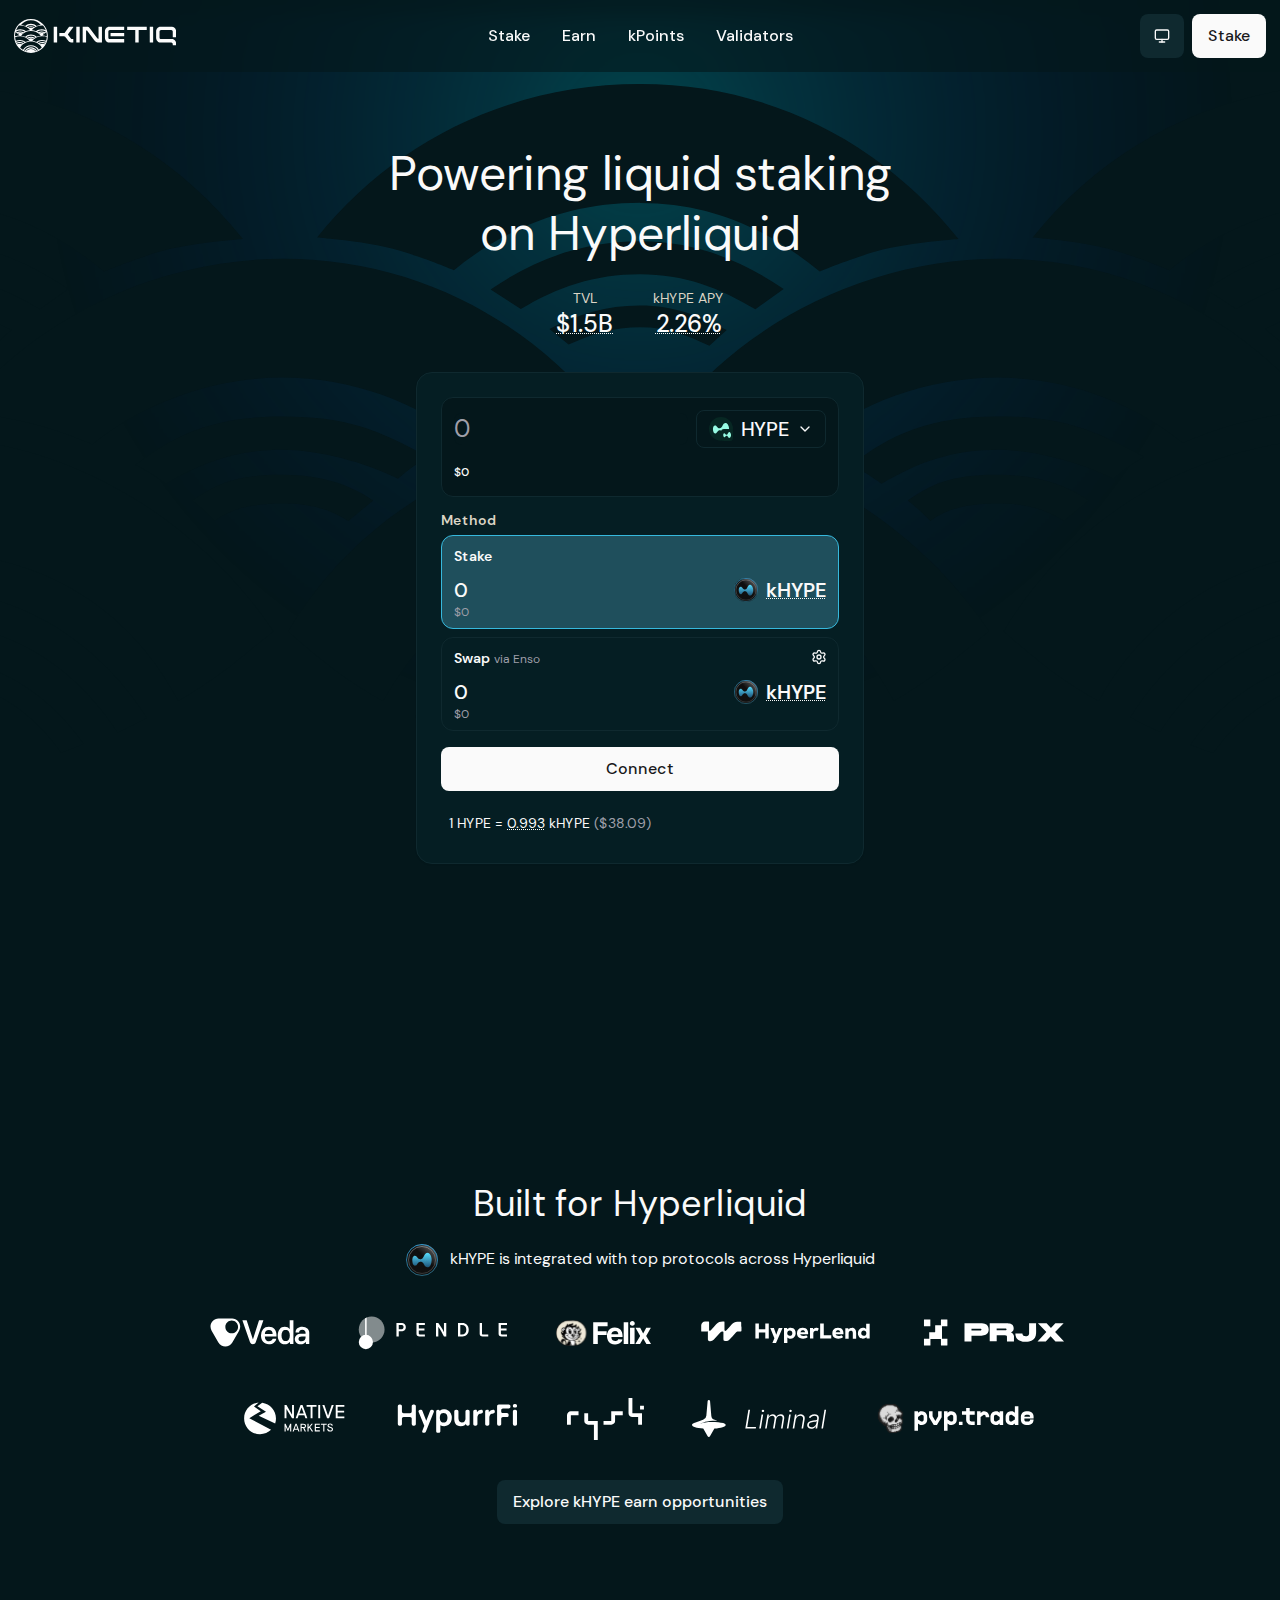
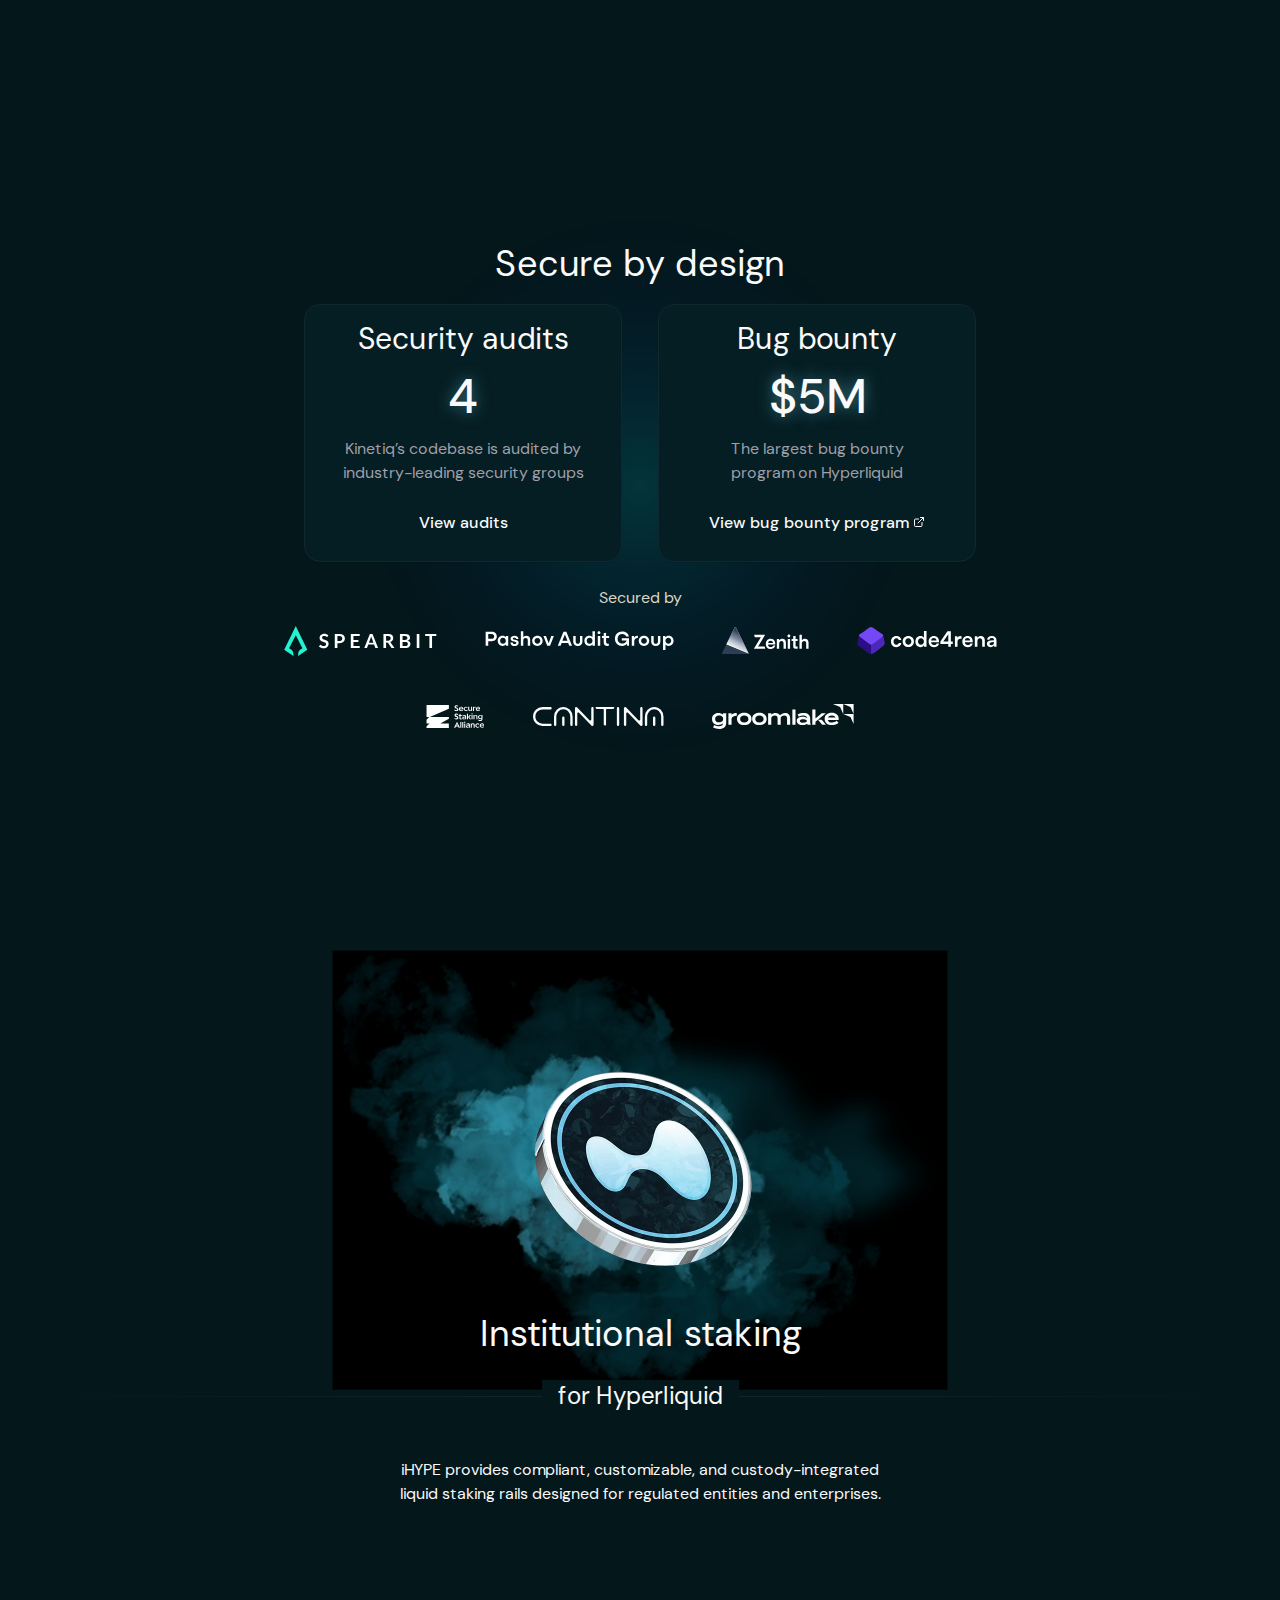
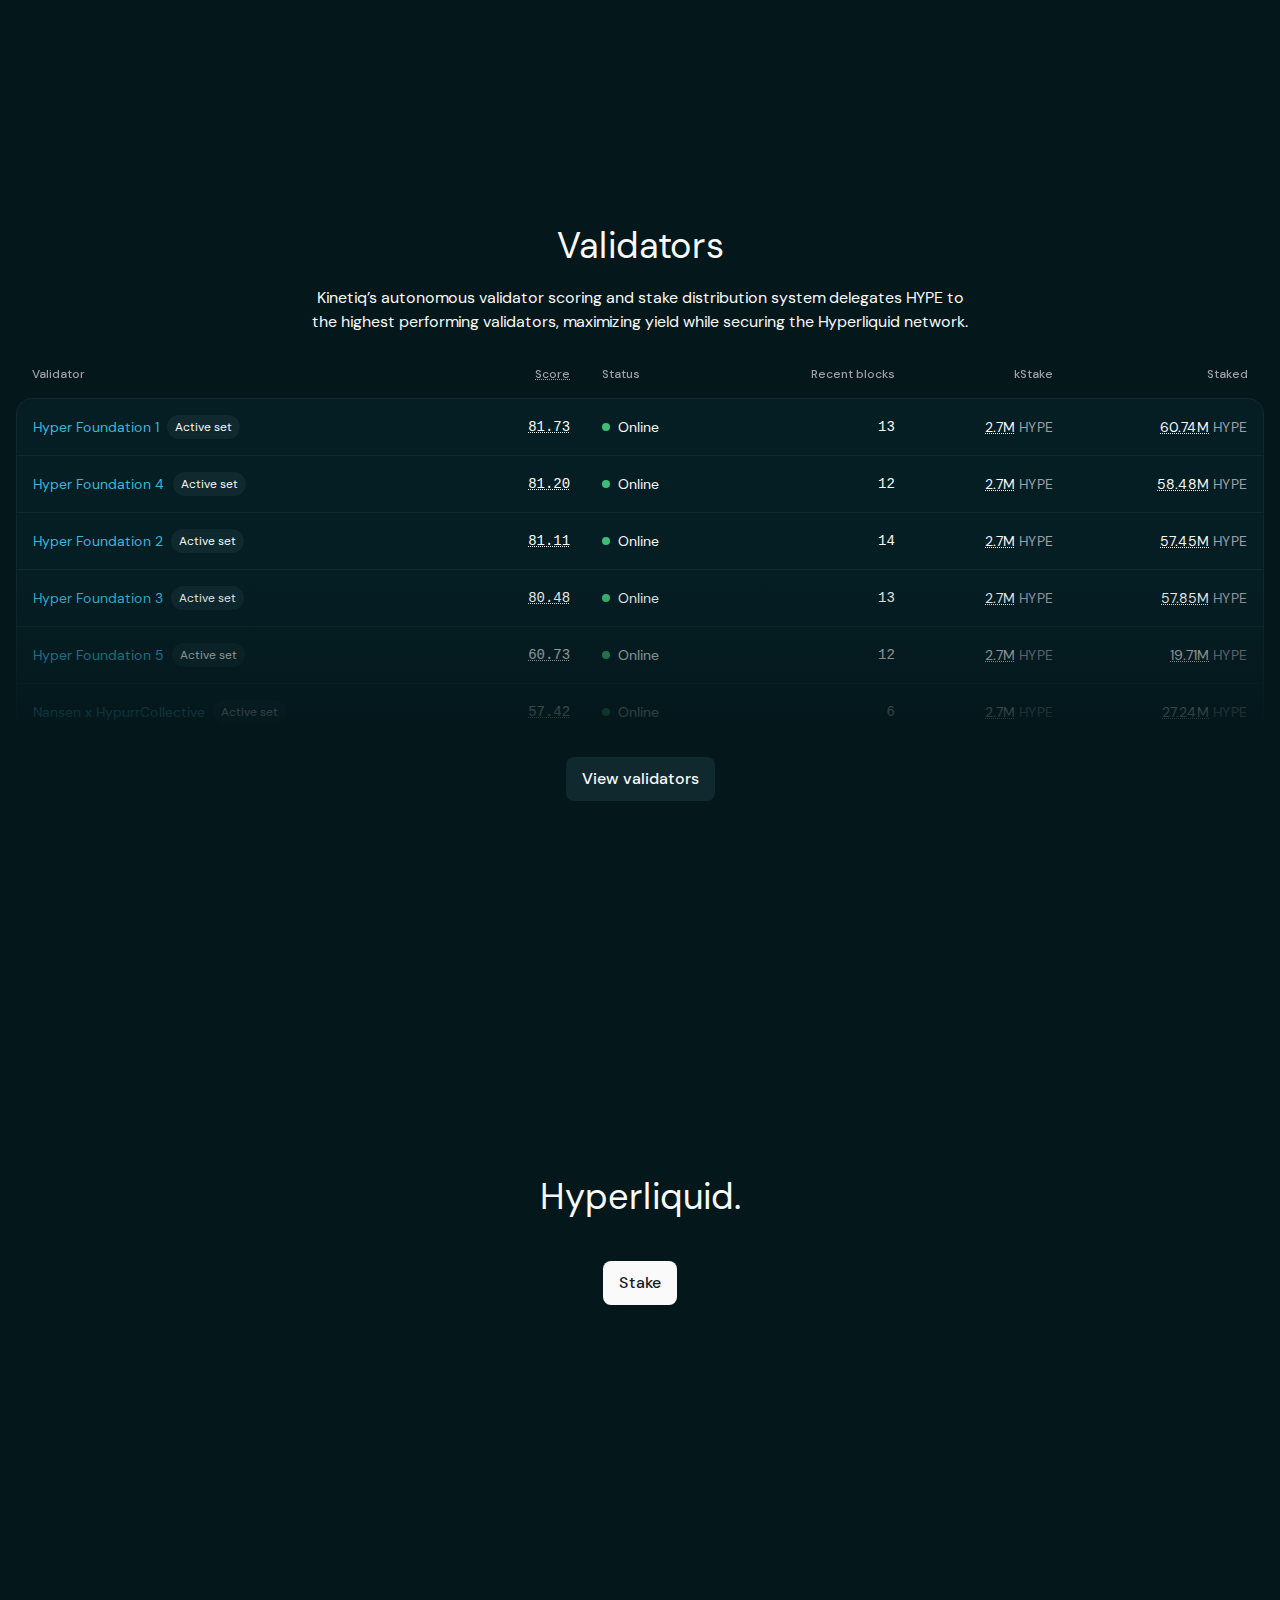
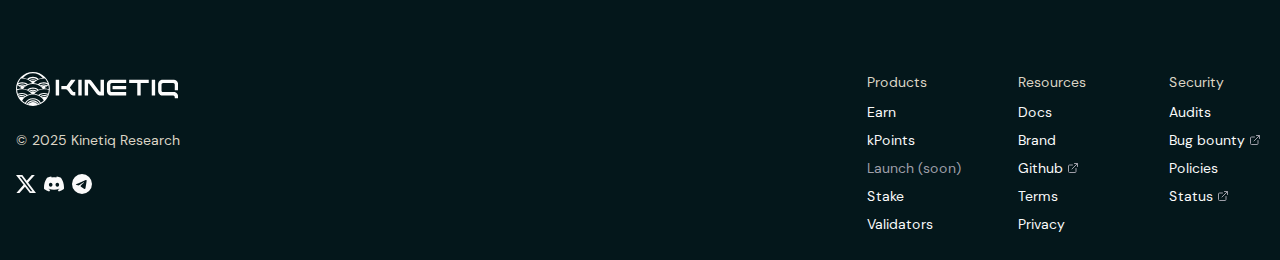
<file: main page/index.html>
<!DOCTYPE html><html class="min-w-[340px] scroll-smooth __variable_9ef920 dark" lang="en" style="color-scheme: dark;" data-scrapbook-source="https://kinetiq.xyz/" data-scrapbook-create="20251113230449006"><head><link rel="stylesheet" href="34afac216ac9d0b6.css" data-precedence="next"><style type="text/css">[data-sonner-toaster][dir=ltr],html[dir=ltr]{--toast-icon-margin-start:-3px;--toast-icon-margin-end:4px;--toast-svg-margin-start:-1px;--toast-svg-margin-end:0px;--toast-button-margin-start:auto;--toast-button-margin-end:0;--toast-close-button-start:0;--toast-close-button-end:unset;--toast-close-button-transform:translate(-35%, -35%)}[data-sonner-toaster][dir=rtl],html[dir=rtl]{--toast-icon-margin-start:4px;--toast-icon-margin-end:-3px;--toast-svg-margin-start:0px;--toast-svg-margin-end:-1px;--toast-button-margin-start:0;--toast-button-margin-end:auto;--toast-close-button-start:unset;--toast-close-button-end:0;--toast-close-button-transform:translate(35%, -35%)}[data-sonner-toaster]{position:fixed;width:var(--width);font-family:ui-sans-serif,system-ui,-apple-system,BlinkMacSystemFont,Segoe UI,Roboto,Helvetica Neue,Arial,Noto Sans,sans-serif,Apple Color Emoji,Segoe UI Emoji,Segoe UI Symbol,Noto Color Emoji;--gray1:hsl(0, 0%, 99%);--gray2:hsl(0, 0%, 97.3%);--gray3:hsl(0, 0%, 95.1%);--gray4:hsl(0, 0%, 93%);--gray5:hsl(0, 0%, 90.9%);--gray6:hsl(0, 0%, 88.7%);--gray7:hsl(0, 0%, 85.8%);--gray8:hsl(0, 0%, 78%);--gray9:hsl(0, 0%, 56.1%);--gray10:hsl(0, 0%, 52.3%);--gray11:hsl(0, 0%, 43.5%);--gray12:hsl(0, 0%, 9%);--border-radius:8px;box-sizing:border-box;padding:0;margin:0;list-style:none;outline:0;z-index:999999999;transition:transform .4s ease}@media (hover:none) and (pointer:coarse){[data-sonner-toaster][data-lifted=true]{transform:none}}[data-sonner-toaster][data-x-position=right]{right:var(--offset-right)}[data-sonner-toaster][data-x-position=left]{left:var(--offset-left)}[data-sonner-toaster][data-x-position=center]{left:50%;transform:translateX(-50%)}[data-sonner-toaster][data-y-position=top]{top:var(--offset-top)}[data-sonner-toaster][data-y-position=bottom]{bottom:var(--offset-bottom)}[data-sonner-toast]{--y:translateY(100%);--lift-amount:calc(var(--lift) * var(--gap));z-index:var(--z-index);position:absolute;opacity:0;transform:var(--y);touch-action:none;transition:transform .4s,opacity .4s,height .4s,box-shadow .2s;box-sizing:border-box;outline:0;overflow-wrap:anywhere}[data-sonner-toast][data-styled=true]{padding:16px;background:var(--normal-bg);border:1px solid var(--normal-border);color:var(--normal-text);border-radius:var(--border-radius);box-shadow:0 4px 12px rgba(0,0,0,.1);width:var(--width);font-size:13px;display:flex;align-items:center;gap:6px}[data-sonner-toast]:focus-visible{box-shadow:0 4px 12px rgba(0,0,0,.1),0 0 0 2px rgba(0,0,0,.2)}[data-sonner-toast][data-y-position=top]{top:0;--y:translateY(-100%);--lift:1;--lift-amount:calc(1 * var(--gap))}[data-sonner-toast][data-y-position=bottom]{bottom:0;--y:translateY(100%);--lift:-1;--lift-amount:calc(var(--lift) * var(--gap))}[data-sonner-toast][data-styled=true] [data-description]{font-weight:400;line-height:1.4;color:#3f3f3f}[data-rich-colors=true][data-sonner-toast][data-styled=true] [data-description]{color:inherit}[data-sonner-toaster][data-sonner-theme=dark] [data-description]{color:#e8e8e8}[data-sonner-toast][data-styled=true] [data-title]{font-weight:500;line-height:1.5;color:inherit}[data-sonner-toast][data-styled=true] [data-icon]{display:flex;height:16px;width:16px;position:relative;justify-content:flex-start;align-items:center;flex-shrink:0;margin-left:var(--toast-icon-margin-start);margin-right:var(--toast-icon-margin-end)}[data-sonner-toast][data-promise=true] [data-icon]>svg{opacity:0;transform:scale(.8);transform-origin:center;animation:sonner-fade-in .3s ease forwards}[data-sonner-toast][data-styled=true] [data-icon]>*{flex-shrink:0}[data-sonner-toast][data-styled=true] [data-icon] svg{margin-left:var(--toast-svg-margin-start);margin-right:var(--toast-svg-margin-end)}[data-sonner-toast][data-styled=true] [data-content]{display:flex;flex-direction:column;gap:2px}[data-sonner-toast][data-styled=true] [data-button]{border-radius:4px;padding-left:8px;padding-right:8px;height:24px;font-size:12px;color:var(--normal-bg);background:var(--normal-text);margin-left:var(--toast-button-margin-start);margin-right:var(--toast-button-margin-end);border:none;font-weight:500;cursor:pointer;outline:0;display:flex;align-items:center;flex-shrink:0;transition:opacity .4s,box-shadow .2s}[data-sonner-toast][data-styled=true] [data-button]:focus-visible{box-shadow:0 0 0 2px rgba(0,0,0,.4)}[data-sonner-toast][data-styled=true] [data-button]:first-of-type{margin-left:var(--toast-button-margin-start);margin-right:var(--toast-button-margin-end)}[data-sonner-toast][data-styled=true] [data-cancel]{color:var(--normal-text);background:rgba(0,0,0,.08)}[data-sonner-toaster][data-sonner-theme=dark] [data-sonner-toast][data-styled=true] [data-cancel]{background:rgba(255,255,255,.3)}[data-sonner-toast][data-styled=true] [data-close-button]{position:absolute;left:var(--toast-close-button-start);right:var(--toast-close-button-end);top:0;height:20px;width:20px;display:flex;justify-content:center;align-items:center;padding:0;color:var(--gray12);background:var(--normal-bg);border:1px solid var(--gray4);transform:var(--toast-close-button-transform);border-radius:50%;cursor:pointer;z-index:1;transition:opacity .1s,background .2s,border-color .2s}[data-sonner-toast][data-styled=true] [data-close-button]:focus-visible{box-shadow:0 4px 12px rgba(0,0,0,.1),0 0 0 2px rgba(0,0,0,.2)}[data-sonner-toast][data-styled=true] [data-disabled=true]{cursor:not-allowed}[data-sonner-toast][data-styled=true]:hover [data-close-button]:hover{background:var(--gray2);border-color:var(--gray5)}[data-sonner-toast][data-swiping=true]::before{content:'';position:absolute;left:-100%;right:-100%;height:100%;z-index:-1}[data-sonner-toast][data-y-position=top][data-swiping=true]::before{bottom:50%;transform:scaleY(3) translateY(50%)}[data-sonner-toast][data-y-position=bottom][data-swiping=true]::before{top:50%;transform:scaleY(3) translateY(-50%)}[data-sonner-toast][data-swiping=false][data-removed=true]::before{content:'';position:absolute;inset:0;transform:scaleY(2)}[data-sonner-toast][data-expanded=true]::after{content:'';position:absolute;left:0;height:calc(var(--gap) + 1px);bottom:100%;width:100%}[data-sonner-toast][data-mounted=true]{--y:translateY(0);opacity:1}[data-sonner-toast][data-expanded=false][data-front=false]{--scale:var(--toasts-before) * 0.05 + 1;--y:translateY(calc(var(--lift-amount) * var(--toasts-before))) scale(calc(-1 * var(--scale)));height:var(--front-toast-height)}[data-sonner-toast]>*{transition:opacity .4s}[data-sonner-toast][data-x-position=right]{right:0}[data-sonner-toast][data-x-position=left]{left:0}[data-sonner-toast][data-expanded=false][data-front=false][data-styled=true]>*{opacity:0}[data-sonner-toast][data-visible=false]{opacity:0;pointer-events:none}[data-sonner-toast][data-mounted=true][data-expanded=true]{--y:translateY(calc(var(--lift) * var(--offset)));height:var(--initial-height)}[data-sonner-toast][data-removed=true][data-front=true][data-swipe-out=false]{--y:translateY(calc(var(--lift) * -100%));opacity:0}[data-sonner-toast][data-removed=true][data-front=false][data-swipe-out=false][data-expanded=true]{--y:translateY(calc(var(--lift) * var(--offset) + var(--lift) * -100%));opacity:0}[data-sonner-toast][data-removed=true][data-front=false][data-swipe-out=false][data-expanded=false]{--y:translateY(40%);opacity:0;transition:transform .5s,opacity .2s}[data-sonner-toast][data-removed=true][data-front=false]::before{height:calc(var(--initial-height) + 20%)}[data-sonner-toast][data-swiping=true]{transform:var(--y) translateY(var(--swipe-amount-y,0)) translateX(var(--swipe-amount-x,0));transition:none}[data-sonner-toast][data-swiped=true]{user-select:none}[data-sonner-toast][data-swipe-out=true][data-y-position=bottom],[data-sonner-toast][data-swipe-out=true][data-y-position=top]{animation-duration:.2s;animation-timing-function:ease-out;animation-fill-mode:forwards}[data-sonner-toast][data-swipe-out=true][data-swipe-direction=left]{animation-name:swipe-out-left}[data-sonner-toast][data-swipe-out=true][data-swipe-direction=right]{animation-name:swipe-out-right}[data-sonner-toast][data-swipe-out=true][data-swipe-direction=up]{animation-name:swipe-out-up}[data-sonner-toast][data-swipe-out=true][data-swipe-direction=down]{animation-name:swipe-out-down}@keyframes swipe-out-left{from{transform:var(--y) translateX(var(--swipe-amount-x));opacity:1}to{transform:var(--y) translateX(calc(var(--swipe-amount-x) - 100%));opacity:0}}@keyframes swipe-out-right{from{transform:var(--y) translateX(var(--swipe-amount-x));opacity:1}to{transform:var(--y) translateX(calc(var(--swipe-amount-x) + 100%));opacity:0}}@keyframes swipe-out-up{from{transform:var(--y) translateY(var(--swipe-amount-y));opacity:1}to{transform:var(--y) translateY(calc(var(--swipe-amount-y) - 100%));opacity:0}}@keyframes swipe-out-down{from{transform:var(--y) translateY(var(--swipe-amount-y));opacity:1}to{transform:var(--y) translateY(calc(var(--swipe-amount-y) + 100%));opacity:0}}@media (max-width:600px){[data-sonner-toaster]{position:fixed;right:var(--mobile-offset-right);left:var(--mobile-offset-left);width:100%}[data-sonner-toaster][dir=rtl]{left:calc(var(--mobile-offset-left) * -1)}[data-sonner-toaster] [data-sonner-toast]{left:0;right:0;width:calc(100% - var(--mobile-offset-left) * 2)}[data-sonner-toaster][data-x-position=left]{left:var(--mobile-offset-left)}[data-sonner-toaster][data-y-position=bottom]{bottom:var(--mobile-offset-bottom)}[data-sonner-toaster][data-y-position=top]{top:var(--mobile-offset-top)}[data-sonner-toaster][data-x-position=center]{left:var(--mobile-offset-left);right:var(--mobile-offset-right);transform:none}}[data-sonner-toaster][data-sonner-theme=light]{--normal-bg:#fff;--normal-border:var(--gray4);--normal-text:var(--gray12);--success-bg:hsl(143, 85%, 96%);--success-border:hsl(145, 92%, 87%);--success-text:hsl(140, 100%, 27%);--info-bg:hsl(208, 100%, 97%);--info-border:hsl(221, 91%, 93%);--info-text:hsl(210, 92%, 45%);--warning-bg:hsl(49, 100%, 97%);--warning-border:hsl(49, 91%, 84%);--warning-text:hsl(31, 92%, 45%);--error-bg:hsl(359, 100%, 97%);--error-border:hsl(359, 100%, 94%);--error-text:hsl(360, 100%, 45%)}[data-sonner-toaster][data-sonner-theme=light] [data-sonner-toast][data-invert=true]{--normal-bg:#000;--normal-border:hsl(0, 0%, 20%);--normal-text:var(--gray1)}[data-sonner-toaster][data-sonner-theme=dark] [data-sonner-toast][data-invert=true]{--normal-bg:#fff;--normal-border:var(--gray3);--normal-text:var(--gray12)}[data-sonner-toaster][data-sonner-theme=dark]{--normal-bg:#000;--normal-bg-hover:hsl(0, 0%, 12%);--normal-border:hsl(0, 0%, 20%);--normal-border-hover:hsl(0, 0%, 25%);--normal-text:var(--gray1);--success-bg:hsl(150, 100%, 6%);--success-border:hsl(147, 100%, 12%);--success-text:hsl(150, 86%, 65%);--info-bg:hsl(215, 100%, 6%);--info-border:hsl(223, 43%, 17%);--info-text:hsl(216, 87%, 65%);--warning-bg:hsl(64, 100%, 6%);--warning-border:hsl(60, 100%, 9%);--warning-text:hsl(46, 87%, 65%);--error-bg:hsl(358, 76%, 10%);--error-border:hsl(357, 89%, 16%);--error-text:hsl(358, 100%, 81%)}[data-sonner-toaster][data-sonner-theme=dark] [data-sonner-toast] [data-close-button]{background:var(--normal-bg);border-color:var(--normal-border);color:var(--normal-text)}[data-sonner-toaster][data-sonner-theme=dark] [data-sonner-toast] [data-close-button]:hover{background:var(--normal-bg-hover);border-color:var(--normal-border-hover)}[data-rich-colors=true][data-sonner-toast][data-type=success]{background:var(--success-bg);border-color:var(--success-border);color:var(--success-text)}[data-rich-colors=true][data-sonner-toast][data-type=success] [data-close-button]{background:var(--success-bg);border-color:var(--success-border);color:var(--success-text)}[data-rich-colors=true][data-sonner-toast][data-type=info]{background:var(--info-bg);border-color:var(--info-border);color:var(--info-text)}[data-rich-colors=true][data-sonner-toast][data-type=info] [data-close-button]{background:var(--info-bg);border-color:var(--info-border);color:var(--info-text)}[data-rich-colors=true][data-sonner-toast][data-type=warning]{background:var(--warning-bg);border-color:var(--warning-border);color:var(--warning-text)}[data-rich-colors=true][data-sonner-toast][data-type=warning] [data-close-button]{background:var(--warning-bg);border-color:var(--warning-border);color:var(--warning-text)}[data-rich-colors=true][data-sonner-toast][data-type=error]{background:var(--error-bg);border-color:var(--error-border);color:var(--error-text)}[data-rich-colors=true][data-sonner-toast][data-type=error] [data-close-button]{background:var(--error-bg);border-color:var(--error-border);color:var(--error-text)}.sonner-loading-wrapper{--size:16px;height:var(--size);width:var(--size);position:absolute;inset:0;z-index:10}.sonner-loading-wrapper[data-visible=false]{transform-origin:center;animation:sonner-fade-out .2s ease forwards}.sonner-spinner{position:relative;top:50%;left:50%;height:var(--size);width:var(--size)}.sonner-loading-bar{animation:sonner-spin 1.2s linear infinite;background:var(--gray11);border-radius:6px;height:8%;left:-10%;position:absolute;top:-3.9%;width:24%}.sonner-loading-bar:first-child{animation-delay:-1.2s;transform:rotate(.0001deg) translate(146%)}.sonner-loading-bar:nth-child(2){animation-delay:-1.1s;transform:rotate(30deg) translate(146%)}.sonner-loading-bar:nth-child(3){animation-delay:-1s;transform:rotate(60deg) translate(146%)}.sonner-loading-bar:nth-child(4){animation-delay:-.9s;transform:rotate(90deg) translate(146%)}.sonner-loading-bar:nth-child(5){animation-delay:-.8s;transform:rotate(120deg) translate(146%)}.sonner-loading-bar:nth-child(6){animation-delay:-.7s;transform:rotate(150deg) translate(146%)}.sonner-loading-bar:nth-child(7){animation-delay:-.6s;transform:rotate(180deg) translate(146%)}.sonner-loading-bar:nth-child(8){animation-delay:-.5s;transform:rotate(210deg) translate(146%)}.sonner-loading-bar:nth-child(9){animation-delay:-.4s;transform:rotate(240deg) translate(146%)}.sonner-loading-bar:nth-child(10){animation-delay:-.3s;transform:rotate(270deg) translate(146%)}.sonner-loading-bar:nth-child(11){animation-delay:-.2s;transform:rotate(300deg) translate(146%)}.sonner-loading-bar:nth-child(12){animation-delay:-.1s;transform:rotate(330deg) translate(146%)}@keyframes sonner-fade-in{0%{opacity:0;transform:scale(.8)}100%{opacity:1;transform:scale(1)}}@keyframes sonner-fade-out{0%{opacity:1;transform:scale(1)}100%{opacity:0;transform:scale(.8)}}@keyframes sonner-spin{0%{opacity:1}100%{opacity:.15}}@media (prefers-reduced-motion){.sonner-loading-bar,[data-sonner-toast],[data-sonner-toast]>*{transition:none!important;animation:none!important}}.sonner-loader{position:absolute;top:50%;left:50%;transform:translate(-50%,-50%);transform-origin:center;transition:opacity .2s,transform .2s}.sonner-loader[data-visible=false]{opacity:0;transform:scale(.8) translate(-50%,-50%)}</style><style type="text/css">@layer dynamic-sdk-styles{#argent-mobile-modal-overlay,iframe[src*="wallet-dev.blocto.app"],iframe[src*="wallet-staging.blocto.app"],iframe[src*="wallet-testnet.blocto.app"],iframe[src*="wallet.blocto.app"]{z-index:2147483647!important}iframe[id*=dyn-passkey-recovery-element-id],iframe[id*=dyn-secure-enclave-element-id]{display:none!important}#pera-wallet-connect-modal-wrapper{position:relative;z-index:2147483647!important}@font-face{font-display:swap;font-family:DM Sans;font-style:normal;font-weight:400;src:url("dm-sans-latin-400-normal.woff2") format("woff2"),url("dm-sans-latin-400-normal.woff") format("woff")}@font-face{font-display:swap;font-family:DM Sans;font-style:italic;font-weight:400;src:url("dm-sans-latin-400-italic.woff2") format("woff2"),url("dm-sans-latin-400-italic.woff") format("woff")}@font-face{font-display:swap;font-family:DM Sans;font-style:normal;font-weight:500;src:url("dm-sans-latin-500-normal.woff2") format("woff2"),url("dm-sans-latin-500-normal.woff") format("woff")}@font-face{font-display:swap;font-family:DM Sans;font-style:italic;font-weight:500;src:url("dm-sans-latin-500-italic.woff2") format("woff2"),url("dm-sans-latin-500-italic.woff") format("woff")}@font-face{font-display:swap;font-family:DM Sans;font-style:normal;font-weight:700;src:url("dm-sans-latin-700-normal.woff2") format("woff2"),url("dm-sans-latin-700-normal.woff") format("woff")}@font-face{font-display:swap;font-family:DM Sans;font-style:italic;font-weight:700;src:url("dm-sans-latin-700-italic.woff2") format("woff2"),url("dm-sans-latin-700-italic.woff") format("woff")}@layer light-theme-default{:root{--dynamic-font-family-primary:"DM Sans",sans-serif;--dynamic-font-family-numbers:"Roboto Mono",monospace,sans-serif;--dynamic-base-1:#f7f7f9;--dynamic-base-2:#fff;--dynamic-base-3:#eeeef1;--dynamic-base-4:#e7e8ed;--dynamic-brand-hover-color:linear-gradient(0deg,rgba(0,0,0,.08),rgba(0,0,0,.08)),#4779ff;--dynamic-brand-primary-color:#4779ff;--dynamic-brand-secondary-color:rgba(71,121,255,.15);--dynamic-success-1:#30a67b;--dynamic-success-2:#e3f7ef;--dynamic-border-radius:1.5rem;--dynamic-hover:rgba(22,37,77,.03);--dynamic-info-2:rgba(71,121,255,.1);--dynamic-error-1:#ff4646;--dynamic-error-2:#ffe3e3;--dynamic-alert-1:#dd8500;--dynamic-alert-2:#faedd9;--dynamic-footer-background-color:#fff;--dynamic-footer-text-color:#383c48;--dynamic-footer-icon-color:#4779ff;--dynamic-loading-animation-gradient:linear-gradient(90deg,hsla(0,0%,100%,0),hsla(0,0%,100%,.2) 20%,hsla(0,0%,100%,.5) 60%,hsla(0,0%,100%,0));--dynamic-overlay:rgba(24,27,34,.15);--dynamic-shadow-down-1:0 0.0625rem 0.125rem rgba(24,39,75,.04);--dynamic-shadow-down-2:0 0.75rem 1.25rem -0.375rem rgba(24,39,75,.02),0 1rem 1.625rem -0.25rem rgba(24,39,75,.04);--dynamic-shadow-down-3:0 1.5rem 2rem -1.5rem rgba(0,0,0,.24);--dynamic-shadow-up-1:0 -0.5rem 3rem -0.5rem rgba(109,121,165,.16);--dynamic-text-link:#0047ff;--dynamic-text-primary:#383c48;--dynamic-text-secondary:#7b7d86;--dynamic-text-size-body-mini:0.6875rem;--dynamic-text-size-body-normal:0.9375rem;--dynamic-text-size-body-small:0.75rem;--dynamic-text-size-button-primary:0.875rem;--dynamic-text-size-button-secondary:0.75rem;--dynamic-text-size-numbers-display:1.875rem;--dynamic-text-size-numbers-big:0.875rem;--dynamic-text-size-numbers-medium:0.75rem;--dynamic-text-size-title:1.125rem;--dynamic-text-tertiary:#abacb2;--dynamic-badge-background:#eeeef1;--dynamic-badge-color:#7b7d86;--dynamic-badge-primary-background:#e3f7ef;--dynamic-badge-primary-color:#30a67b;--dynamic-badge-dot-background:#4779ff;--dynamic-search-bar-background:#fff;--dynamic-search-bar-background-hover:#fff;--dynamic-search-bar-background-focus:#fff;--dynamic-search-bar-border:0.0625rem solid #eeeef1;--dynamic-search-bar-border-hover:0.0625rem solid #e7e8ed;--dynamic-search-bar-border-focus:0.0625rem solid #e7e8ed;--dynamic-modal-border: ;--dynamic-modal-width:22.5rem;--dynamic-modal-padding:1.5rem;--dynamic-modal-backdrop-background:rgba(0,0,0,.25);--dynamic-modal-backdrop-filter:blur(4px);--dynamic-wallet-list-tile-padding:0.75rem;--dynamic-wallet-list-tile-gap:0.375rem;--dynamic-wallet-list-max-height:16.25rem;--dynamic-wallet-list-tile-background:#fff;--dynamic-wallet-list-tile-border: ;--dynamic-wallet-list-tile-shadow:0 0.0625rem 0.125rem rgba(24,39,75,.04);--dynamic-wallet-list-tile-background-hover:#fff;--dynamic-wallet-list-tile-border-hover: ;--dynamic-wallet-list-tile-shadow-hover:0 0.75rem 1.25rem -0.375rem rgba(24,39,75,.02),0 1rem 1.625rem -0.25rem rgba(24,39,75,.04);--dynamic-wallet-list-tile-animation-duration:150ms;--dynamic-tooltip-color:#383c48;--dynamic-tooltip-text-color:#fff;--dynamic-initial-view-content-padding:0rem 1.5rem 1.5rem;--dynamic-button-primary-hover:#fff;--dynamic-button-primary-background:#fff;--dynamic-button-primary-font-size:0.875rem;--dynamic-button-primary-padding:0;--dynamic-button-primary-border:0.0625rem solid #e7e8ed;--dynamic-button-shadow:0px 2px 3px 0px rgba(24,39,75,.08);--dynamic-button-secondary-hover:#f7f8fa;--dynamic-button-secondary-background:transparent;--dynamic-button-secondary-font-size:0.75rem;--dynamic-button-secondary-padding:0;--dynamic-button-secondary-border:0.0625rem solid transparent;--dynamic-connect-button-background:#fff;--dynamic-connect-button-background-hover:#fff;--dynamic-connect-button-color:#383c48;--dynamic-connect-button-border:0.0625rem solid #e7e8ed;--dynamic-connect-button-shadow:0px 2px 3px 0px rgba(24,39,75,.08);--dynamic-connect-button-color-hover:#383c48;--dynamic-connect-button-border-hover:0.0625rem solid #e7e8ed;--dynamic-connect-button-shadow-hover:0 0.75rem 1.25rem -0.375rem rgba(24,39,75,.02),0 1rem 1.625rem -0.25rem rgba(24,39,75,.04);--dynamic-search-padding:0 1.5rem 0.5rem;--dynamic-layout-content-padding:0 1.5rem 1.5rem;--dynamic-layout-content-error-padding:1.5rem 1.5rem 1.5rem;--dynamic-footer-border-top:0.0625rem solid #e7e8ed;--dynamic-footer-padding:0.75rem 1.5rem 0.75rem;--dynamic-footer-background:transparent;--dynamic-header-border-bottom:1px solid transparent;--dynamic-header-padding:1.5rem 1.5rem 1.25rem;--dynamic-header-background:transparent}:root [data-dynamic-theme-brand=bold],:root[data-dynamic-theme-brand=bold]{--dynamic-footer-text-color:#fff;--dynamic-footer-icon-color:rgba(247,247,249,.75);--dynamic-footer-arrow-color:rgba(247,247,249,.75)}:root [data-dynamic-theme-brand=subtle],:root[data-dynamic-theme-brand=subtle]{--dynamic-footer-arrow-color:#abacb2}@media (prefers-color-scheme:light){:root [data-dynamic-theme=auto]{--dynamic-font-family-primary:"DM Sans",sans-serif;--dynamic-font-family-numbers:"Roboto Mono",monospace,sans-serif;--dynamic-base-1:#f7f7f9;--dynamic-base-2:#fff;--dynamic-base-3:#eeeef1;--dynamic-base-4:#e7e8ed;--dynamic-brand-hover-color:linear-gradient(0deg,rgba(0,0,0,.08),rgba(0,0,0,.08)),#4779ff;--dynamic-brand-primary-color:#4779ff;--dynamic-brand-secondary-color:rgba(71,121,255,.15);--dynamic-success-1:#30a67b;--dynamic-success-2:#e3f7ef;--dynamic-border-radius:1.5rem;--dynamic-hover:rgba(22,37,77,.03);--dynamic-info-2:rgba(71,121,255,.1);--dynamic-error-1:#ff4646;--dynamic-error-2:#ffe3e3;--dynamic-alert-1:#dd8500;--dynamic-alert-2:#faedd9;--dynamic-footer-background-color:#fff;--dynamic-footer-text-color:#383c48;--dynamic-footer-icon-color:#4779ff;--dynamic-loading-animation-gradient:linear-gradient(90deg,hsla(0,0%,100%,0),hsla(0,0%,100%,.2) 20%,hsla(0,0%,100%,.5) 60%,hsla(0,0%,100%,0));--dynamic-overlay:rgba(24,27,34,.15);--dynamic-shadow-down-1:0 0.0625rem 0.125rem rgba(24,39,75,.04);--dynamic-shadow-down-2:0 0.75rem 1.25rem -0.375rem rgba(24,39,75,.02),0 1rem 1.625rem -0.25rem rgba(24,39,75,.04);--dynamic-shadow-down-3:0 1.5rem 2rem -1.5rem rgba(0,0,0,.24);--dynamic-shadow-up-1:0 -0.5rem 3rem -0.5rem rgba(109,121,165,.16);--dynamic-text-link:#0047ff;--dynamic-text-primary:#383c48;--dynamic-text-secondary:#7b7d86;--dynamic-text-size-body-mini:0.6875rem;--dynamic-text-size-body-normal:0.9375rem;--dynamic-text-size-body-small:0.75rem;--dynamic-text-size-button-primary:0.875rem;--dynamic-text-size-button-secondary:0.75rem;--dynamic-text-size-numbers-display:1.875rem;--dynamic-text-size-numbers-big:0.875rem;--dynamic-text-size-numbers-medium:0.75rem;--dynamic-text-size-title:1.125rem;--dynamic-text-tertiary:#abacb2;--dynamic-badge-background:#eeeef1;--dynamic-badge-color:#7b7d86;--dynamic-badge-primary-background:#e3f7ef;--dynamic-badge-primary-color:#30a67b;--dynamic-badge-dot-background:#4779ff;--dynamic-search-bar-background:#fff;--dynamic-search-bar-background-hover:#fff;--dynamic-search-bar-background-focus:#fff;--dynamic-search-bar-border:0.0625rem solid #eeeef1;--dynamic-search-bar-border-hover:0.0625rem solid #e7e8ed;--dynamic-search-bar-border-focus:0.0625rem solid #e7e8ed;--dynamic-modal-border: ;--dynamic-modal-width:22.5rem;--dynamic-modal-padding:1.5rem;--dynamic-modal-backdrop-background:rgba(0,0,0,.25);--dynamic-modal-backdrop-filter:blur(4px);--dynamic-wallet-list-tile-padding:0.75rem;--dynamic-wallet-list-tile-gap:0.375rem;--dynamic-wallet-list-max-height:16.25rem;--dynamic-wallet-list-tile-background:#fff;--dynamic-wallet-list-tile-border: ;--dynamic-wallet-list-tile-shadow:0 0.0625rem 0.125rem rgba(24,39,75,.04);--dynamic-wallet-list-tile-background-hover:#fff;--dynamic-wallet-list-tile-border-hover: ;--dynamic-wallet-list-tile-shadow-hover:0 0.75rem 1.25rem -0.375rem rgba(24,39,75,.02),0 1rem 1.625rem -0.25rem rgba(24,39,75,.04);--dynamic-wallet-list-tile-animation-duration:150ms;--dynamic-tooltip-color:#383c48;--dynamic-tooltip-text-color:#fff;--dynamic-initial-view-content-padding:0rem 1.5rem 1.5rem;--dynamic-button-primary-hover:#fff;--dynamic-button-primary-background:#fff;--dynamic-button-primary-font-size:0.875rem;--dynamic-button-primary-padding:0;--dynamic-button-primary-border:0.0625rem solid #e7e8ed;--dynamic-button-shadow:0px 2px 3px 0px rgba(24,39,75,.08);--dynamic-button-secondary-hover:#f7f8fa;--dynamic-button-secondary-background:transparent;--dynamic-button-secondary-font-size:0.75rem;--dynamic-button-secondary-padding:0;--dynamic-button-secondary-border:0.0625rem solid transparent;--dynamic-connect-button-background:#fff;--dynamic-connect-button-background-hover:#fff;--dynamic-connect-button-color:#383c48;--dynamic-connect-button-border:0.0625rem solid #e7e8ed;--dynamic-connect-button-shadow:0px 2px 3px 0px rgba(24,39,75,.08);--dynamic-connect-button-color-hover:#383c48;--dynamic-connect-button-border-hover:0.0625rem solid #e7e8ed;--dynamic-connect-button-shadow-hover:0 0.75rem 1.25rem -0.375rem rgba(24,39,75,.02),0 1rem 1.625rem -0.25rem rgba(24,39,75,.04);--dynamic-search-padding:0 1.5rem 0.5rem;--dynamic-layout-content-padding:0 1.5rem 1.5rem;--dynamic-layout-content-error-padding:1.5rem 1.5rem 1.5rem;--dynamic-footer-border-top:0.0625rem solid #e7e8ed;--dynamic-footer-padding:0.75rem 1.5rem 0.75rem;--dynamic-footer-background:transparent;--dynamic-header-border-bottom:1px solid transparent;--dynamic-header-padding:1.5rem 1.5rem 1.25rem;--dynamic-header-background:transparent}:root [data-dynamic-theme=auto] [data-dynamic-theme-brand=bold],:root [data-dynamic-theme=auto][data-dynamic-theme-brand=bold]{--dynamic-footer-text-color:#fff;--dynamic-footer-icon-color:rgba(247,247,249,.75);--dynamic-footer-arrow-color:rgba(247,247,249,.75)}:root [data-dynamic-theme=auto] [data-dynamic-theme-brand=subtle],:root [data-dynamic-theme=auto][data-dynamic-theme-brand=subtle]{--dynamic-footer-arrow-color:#abacb2}}:root [data-dynamic-theme=light]{--dynamic-font-family-primary:"DM Sans",sans-serif;--dynamic-font-family-numbers:"Roboto Mono",monospace,sans-serif;--dynamic-base-1:#f7f7f9;--dynamic-base-2:#fff;--dynamic-base-3:#eeeef1;--dynamic-base-4:#e7e8ed;--dynamic-brand-hover-color:linear-gradient(0deg,rgba(0,0,0,.08),rgba(0,0,0,.08)),#4779ff;--dynamic-brand-primary-color:#4779ff;--dynamic-brand-secondary-color:rgba(71,121,255,.15);--dynamic-success-1:#30a67b;--dynamic-success-2:#e3f7ef;--dynamic-border-radius:1.5rem;--dynamic-hover:rgba(22,37,77,.03);--dynamic-info-2:rgba(71,121,255,.1);--dynamic-error-1:#ff4646;--dynamic-error-2:#ffe3e3;--dynamic-alert-1:#dd8500;--dynamic-alert-2:#faedd9;--dynamic-footer-background-color:#fff;--dynamic-footer-text-color:#383c48;--dynamic-footer-icon-color:#4779ff;--dynamic-loading-animation-gradient:linear-gradient(90deg,hsla(0,0%,100%,0),hsla(0,0%,100%,.2) 20%,hsla(0,0%,100%,.5) 60%,hsla(0,0%,100%,0));--dynamic-overlay:rgba(24,27,34,.15);--dynamic-shadow-down-1:0 0.0625rem 0.125rem rgba(24,39,75,.04);--dynamic-shadow-down-2:0 0.75rem 1.25rem -0.375rem rgba(24,39,75,.02),0 1rem 1.625rem -0.25rem rgba(24,39,75,.04);--dynamic-shadow-down-3:0 1.5rem 2rem -1.5rem rgba(0,0,0,.24);--dynamic-shadow-up-1:0 -0.5rem 3rem -0.5rem rgba(109,121,165,.16);--dynamic-text-link:#0047ff;--dynamic-text-primary:#383c48;--dynamic-text-secondary:#7b7d86;--dynamic-text-size-body-mini:0.6875rem;--dynamic-text-size-body-normal:0.9375rem;--dynamic-text-size-body-small:0.75rem;--dynamic-text-size-button-primary:0.875rem;--dynamic-text-size-button-secondary:0.75rem;--dynamic-text-size-numbers-display:1.875rem;--dynamic-text-size-numbers-big:0.875rem;--dynamic-text-size-numbers-medium:0.75rem;--dynamic-text-size-title:1.125rem;--dynamic-text-tertiary:#abacb2;--dynamic-badge-background:#eeeef1;--dynamic-badge-color:#7b7d86;--dynamic-badge-primary-background:#e3f7ef;--dynamic-badge-primary-color:#30a67b;--dynamic-badge-dot-background:#4779ff;--dynamic-search-bar-background:#fff;--dynamic-search-bar-background-hover:#fff;--dynamic-search-bar-background-focus:#fff;--dynamic-search-bar-border:0.0625rem solid #eeeef1;--dynamic-search-bar-border-hover:0.0625rem solid #e7e8ed;--dynamic-search-bar-border-focus:0.0625rem solid #e7e8ed;--dynamic-modal-border: ;--dynamic-modal-width:22.5rem;--dynamic-modal-padding:1.5rem;--dynamic-modal-backdrop-background:rgba(0,0,0,.25);--dynamic-modal-backdrop-filter:blur(4px);--dynamic-wallet-list-tile-padding:0.75rem;--dynamic-wallet-list-tile-gap:0.375rem;--dynamic-wallet-list-max-height:16.25rem;--dynamic-wallet-list-tile-background:#fff;--dynamic-wallet-list-tile-border: ;--dynamic-wallet-list-tile-shadow:0 0.0625rem 0.125rem rgba(24,39,75,.04);--dynamic-wallet-list-tile-background-hover:#fff;--dynamic-wallet-list-tile-border-hover: ;--dynamic-wallet-list-tile-shadow-hover:0 0.75rem 1.25rem -0.375rem rgba(24,39,75,.02),0 1rem 1.625rem -0.25rem rgba(24,39,75,.04);--dynamic-wallet-list-tile-animation-duration:150ms;--dynamic-tooltip-color:#383c48;--dynamic-tooltip-text-color:#fff;--dynamic-initial-view-content-padding:0rem 1.5rem 1.5rem;--dynamic-button-primary-hover:#fff;--dynamic-button-primary-background:#fff;--dynamic-button-primary-font-size:0.875rem;--dynamic-button-primary-padding:0;--dynamic-button-primary-border:0.0625rem solid #e7e8ed;--dynamic-button-shadow:0px 2px 3px 0px rgba(24,39,75,.08);--dynamic-button-secondary-hover:#f7f8fa;--dynamic-button-secondary-background:transparent;--dynamic-button-secondary-font-size:0.75rem;--dynamic-button-secondary-padding:0;--dynamic-button-secondary-border:0.0625rem solid transparent;--dynamic-connect-button-background:#fff;--dynamic-connect-button-background-hover:#fff;--dynamic-connect-button-color:#383c48;--dynamic-connect-button-border:0.0625rem solid #e7e8ed;--dynamic-connect-button-shadow:0px 2px 3px 0px rgba(24,39,75,.08);--dynamic-connect-button-color-hover:#383c48;--dynamic-connect-button-border-hover:0.0625rem solid #e7e8ed;--dynamic-connect-button-shadow-hover:0 0.75rem 1.25rem -0.375rem rgba(24,39,75,.02),0 1rem 1.625rem -0.25rem rgba(24,39,75,.04);--dynamic-search-padding:0 1.5rem 0.5rem;--dynamic-layout-content-padding:0 1.5rem 1.5rem;--dynamic-layout-content-error-padding:1.5rem 1.5rem 1.5rem;--dynamic-footer-border-top:0.0625rem solid #e7e8ed;--dynamic-footer-padding:0.75rem 1.5rem 0.75rem;--dynamic-footer-background:transparent;--dynamic-header-border-bottom:1px solid transparent;--dynamic-header-padding:1.5rem 1.5rem 1.25rem;--dynamic-header-background:transparent}:root [data-dynamic-theme=light] [data-dynamic-theme-brand=bold],:root [data-dynamic-theme=light][data-dynamic-theme-brand=bold]{--dynamic-footer-text-color:#fff;--dynamic-footer-icon-color:rgba(247,247,249,.75);--dynamic-footer-arrow-color:rgba(247,247,249,.75)}:root [data-dynamic-theme=light] [data-dynamic-theme-brand=subtle],:root [data-dynamic-theme=light][data-dynamic-theme-brand=subtle]{--dynamic-footer-arrow-color:#abacb2}}@layer dark-theme-default{@media (prefers-color-scheme:dark){:root [data-dynamic-theme=auto]{--dynamic-font-family-primary:"DM Sans",sans-serif;--dynamic-font-family-numbers:"Roboto Mono",monospace,sans-serif;--dynamic-base-1:#0c0e13;--dynamic-base-2:#1b1d22;--dynamic-base-3:#24272e;--dynamic-base-4:#282b33;--dynamic-brand-hover-color:linear-gradient(0deg,rgba(0,0,0,.08),rgba(0,0,0,.08)),#4779ff;--dynamic-brand-primary-color:#4779ff;--dynamic-brand-secondary-color:rgba(71,121,255,.15);--dynamic-success-1:#79ffcf;--dynamic-success-2:#192d2c;--dynamic-border-radius:1.5rem;--dynamic-hover:hsla(0,0%,100%,.1);--dynamic-error-1:#ff6a6a;--dynamic-error-2:hsla(0,100%,71%,.2);--dynamic-alert-1:#e2a140;--dynamic-alert-2:#2b2621;--dynamic-footer-background-color:#0c0e13;--dynamic-footer-text-color:#fbfcff;--dynamic-footer-icon-color:#4779ff;--dynamic-loading-animation-gradient:linear-gradient(90deg,hsla(0,0%,100%,0),hsla(0,0%,100%,.01) 20%,hsla(0,0%,100%,.05) 60%,hsla(0,0%,100%,0));--dynamic-overlay:rgba(0,0,0,.25);--dynamic-shadow-down-1:0 0.0625rem 0.125rem rgba(24,39,75,.04);--dynamic-shadow-down-2:0 0.75rem 1.25rem -0.375rem rgba(24,39,75,.02),0 1rem 1.625rem -0.25rem rgba(24,39,75,.04);--dynamic-shadow-down-3:0 1.5rem 2rem -1.5rem rgba(0,0,0,.24);--dynamic-shadow-up-1:0 -0.5rem 3rem -0.5rem rgba(109,121,165,.16);--dynamic-text-link:#69a5ff;--dynamic-text-primary:#fbfcff;--dynamic-text-secondary:#a8aab0;--dynamic-text-size-body-mini:0.6875rem;--dynamic-text-size-body-normal:0.9375rem;--dynamic-text-size-body-small:0.75rem;--dynamic-text-size-button-primary:0.875rem;--dynamic-text-size-button-secondary:0.75rem;--dynamic-text-size-numbers-big:0.875rem;--dynamic-text-size-numbers-medium:0.75rem;--dynamic-text-size-title:1.125rem;--dynamic-text-tertiary:#6f7177;--dynamic-badge-background:#24272e;--dynamic-badge-color:#a8aab0;--dynamic-badge-dot-background:#4779ff;--dynamic-badge-primary-background:#192d2c;--dynamic-badge-primary-color:#79ffcf;--dynamic-search-bar-background:#1b1d22;--dynamic-search-bar-background-hover:#1b1d22;--dynamic-search-bar-background-focus:#1b1d22;--dynamic-search-bar-border:0.0625rem solid #24272e;--dynamic-search-bar-border-hover:0.0625rem solid #282b33;--dynamic-search-bar-border-focus:0.0625rem solid #282b33;--dynamic-modal-border: ;--dynamic-modal-width:22.5rem;--dynamic-modal-padding:1.5rem;--dynamic-modal-backdrop-background:rgba(0,0,0,.25);--dynamic-modal-backdrop-filter:blur(4px);--dynamic-wallet-list-tile-padding:0.75rem;--dynamic-wallet-list-tile-gap:0.375rem;--dynamic-wallet-list-max-height:16.25rem;--dynamic-wallet-list-tile-background:#24272e;--dynamic-wallet-list-tile-border: ;--dynamic-wallet-list-tile-shadow:0 0.0625rem 0.125rem rgba(24,39,75,.04);--dynamic-wallet-list-tile-background-hover:#282b33;--dynamic-wallet-list-tile-border-hover: ;--dynamic-wallet-list-tile-shadow-hover:0 0.75rem 1.25rem -0.375rem rgba(24,39,75,.02),0 1rem 1.625rem -0.25rem rgba(24,39,75,.04);--dynamic-wallet-list-tile-animation-duration:150ms;--dynamic-tooltip-color:#fbfcff;--dynamic-tooltip-text-color:#0c0e13;--dynamic-initial-view-content-padding:0rem 1.5rem 1.5rem;--dynamic-button-primary-hover:#1b1d22;--dynamic-button-primary-background:#1b1d22;--dynamic-button-primary-font-size:0.875rem;--dynamic-button-primary-padding:0;--dynamic-button-primary-border:0.0625rem solid #282b33;--dynamic-button-shadow:0px 2px 3px 0px rgba(24,39,75,.08);--dynamic-button-secondary-hover:#1a1c21;--dynamic-button-secondary-background:transparent;--dynamic-button-secondary-font-size:0.75rem;--dynamic-button-secondary-padding:0;--dynamic-button-secondary-border:0.0625rem solid transparent;--dynamic-connect-button-background:#1b1d22;--dynamic-connect-button-background-hover:#1b1d22;--dynamic-connect-button-color:#fbfcff;--dynamic-connect-button-border:0.0625rem solid #282b33;--dynamic-connect-button-shadow:0px 2px 3px 0px rgba(24,39,75,.08);--dynamic-connect-button-color-hover:#fbfcff;--dynamic-connect-button-border-hover:0.0625rem solid #282b33;--dynamic-connect-button-shadow-hover:0 0.75rem 1.25rem -0.375rem rgba(24,39,75,.02),0 1rem 1.625rem -0.25rem rgba(24,39,75,.04);--dynamic-search-padding:0 1.5rem 0.5rem;--dynamic-layout-content-padding:0 1.5rem 1.5rem;--dynamic-layout-content-error-padding:1.5rem 1.5rem 1.5rem;--dynamic-footer-border-top:0.0625rem solid #282b33;--dynamic-footer-padding:0.75rem 1.5rem 0.75rem;--dynamic-footer-background:transparent;--dynamic-header-border-bottom:1px solid transparent;--dynamic-header-padding:1.5rem 1.5rem 1.25rem;--dynamic-header-background:transparent}:root [data-dynamic-theme=auto] [data-dynamic-theme-brand=bold],:root [data-dynamic-theme=auto][data-dynamic-theme-brand=bold]{--dynamic-footer-text-color:#fbfcff;--dynamic-footer-icon-color:rgba(247,247,249,.75);--dynamic-footer-arrow-color:rgba(247,247,249,.75)}:root [data-dynamic-theme=auto] [data-dynamic-theme-brand=subtle],:root [data-dynamic-theme=auto][data-dynamic-theme-brand=subtle]{--dynamic-footer-arrow-color:#6f7177;--dynamic-footer-icon-color:#6f7177}}:root [data-dynamic-theme=dark]{--dynamic-font-family-primary:"DM Sans",sans-serif;--dynamic-font-family-numbers:"Roboto Mono",monospace,sans-serif;--dynamic-base-1:#0c0e13;--dynamic-base-2:#1b1d22;--dynamic-base-3:#24272e;--dynamic-base-4:#282b33;--dynamic-brand-hover-color:linear-gradient(0deg,rgba(0,0,0,.08),rgba(0,0,0,.08)),#4779ff;--dynamic-brand-primary-color:#4779ff;--dynamic-brand-secondary-color:rgba(71,121,255,.15);--dynamic-success-1:#79ffcf;--dynamic-success-2:#192d2c;--dynamic-border-radius:1.5rem;--dynamic-hover:hsla(0,0%,100%,.1);--dynamic-error-1:#ff6a6a;--dynamic-error-2:hsla(0,100%,71%,.2);--dynamic-alert-1:#e2a140;--dynamic-alert-2:#2b2621;--dynamic-footer-background-color:#0c0e13;--dynamic-footer-text-color:#fbfcff;--dynamic-footer-icon-color:#4779ff;--dynamic-loading-animation-gradient:linear-gradient(90deg,hsla(0,0%,100%,0),hsla(0,0%,100%,.01) 20%,hsla(0,0%,100%,.05) 60%,hsla(0,0%,100%,0));--dynamic-overlay:rgba(0,0,0,.25);--dynamic-shadow-down-1:0 0.0625rem 0.125rem rgba(24,39,75,.04);--dynamic-shadow-down-2:0 0.75rem 1.25rem -0.375rem rgba(24,39,75,.02),0 1rem 1.625rem -0.25rem rgba(24,39,75,.04);--dynamic-shadow-down-3:0 1.5rem 2rem -1.5rem rgba(0,0,0,.24);--dynamic-shadow-up-1:0 -0.5rem 3rem -0.5rem rgba(109,121,165,.16);--dynamic-text-link:#69a5ff;--dynamic-text-primary:#fbfcff;--dynamic-text-secondary:#a8aab0;--dynamic-text-size-body-mini:0.6875rem;--dynamic-text-size-body-normal:0.9375rem;--dynamic-text-size-body-small:0.75rem;--dynamic-text-size-button-primary:0.875rem;--dynamic-text-size-button-secondary:0.75rem;--dynamic-text-size-numbers-big:0.875rem;--dynamic-text-size-numbers-medium:0.75rem;--dynamic-text-size-title:1.125rem;--dynamic-text-tertiary:#6f7177;--dynamic-badge-background:#24272e;--dynamic-badge-color:#a8aab0;--dynamic-badge-dot-background:#4779ff;--dynamic-badge-primary-background:#192d2c;--dynamic-badge-primary-color:#79ffcf;--dynamic-search-bar-background:#1b1d22;--dynamic-search-bar-background-hover:#1b1d22;--dynamic-search-bar-background-focus:#1b1d22;--dynamic-search-bar-border:0.0625rem solid #24272e;--dynamic-search-bar-border-hover:0.0625rem solid #282b33;--dynamic-search-bar-border-focus:0.0625rem solid #282b33;--dynamic-modal-border: ;--dynamic-modal-width:22.5rem;--dynamic-modal-padding:1.5rem;--dynamic-modal-backdrop-background:rgba(0,0,0,.25);--dynamic-modal-backdrop-filter:blur(4px);--dynamic-wallet-list-tile-padding:0.75rem;--dynamic-wallet-list-tile-gap:0.375rem;--dynamic-wallet-list-max-height:16.25rem;--dynamic-wallet-list-tile-background:#24272e;--dynamic-wallet-list-tile-border: ;--dynamic-wallet-list-tile-shadow:0 0.0625rem 0.125rem rgba(24,39,75,.04);--dynamic-wallet-list-tile-background-hover:#282b33;--dynamic-wallet-list-tile-border-hover: ;--dynamic-wallet-list-tile-shadow-hover:0 0.75rem 1.25rem -0.375rem rgba(24,39,75,.02),0 1rem 1.625rem -0.25rem rgba(24,39,75,.04);--dynamic-wallet-list-tile-animation-duration:150ms;--dynamic-tooltip-color:#fbfcff;--dynamic-tooltip-text-color:#0c0e13;--dynamic-initial-view-content-padding:0rem 1.5rem 1.5rem;--dynamic-button-primary-hover:#1b1d22;--dynamic-button-primary-background:#1b1d22;--dynamic-button-primary-font-size:0.875rem;--dynamic-button-primary-padding:0;--dynamic-button-primary-border:0.0625rem solid #282b33;--dynamic-button-shadow:0px 2px 3px 0px rgba(24,39,75,.08);--dynamic-button-secondary-hover:#1a1c21;--dynamic-button-secondary-background:transparent;--dynamic-button-secondary-font-size:0.75rem;--dynamic-button-secondary-padding:0;--dynamic-button-secondary-border:0.0625rem solid transparent;--dynamic-connect-button-background:#1b1d22;--dynamic-connect-button-background-hover:#1b1d22;--dynamic-connect-button-color:#fbfcff;--dynamic-connect-button-border:0.0625rem solid #282b33;--dynamic-connect-button-shadow:0px 2px 3px 0px rgba(24,39,75,.08);--dynamic-connect-button-color-hover:#fbfcff;--dynamic-connect-button-border-hover:0.0625rem solid #282b33;--dynamic-connect-button-shadow-hover:0 0.75rem 1.25rem -0.375rem rgba(24,39,75,.02),0 1rem 1.625rem -0.25rem rgba(24,39,75,.04);--dynamic-search-padding:0 1.5rem 0.5rem;--dynamic-layout-content-padding:0 1.5rem 1.5rem;--dynamic-layout-content-error-padding:1.5rem 1.5rem 1.5rem;--dynamic-footer-border-top:0.0625rem solid #282b33;--dynamic-footer-padding:0.75rem 1.5rem 0.75rem;--dynamic-footer-background:transparent;--dynamic-header-border-bottom:1px solid transparent;--dynamic-header-padding:1.5rem 1.5rem 1.25rem;--dynamic-header-background:transparent}:root [data-dynamic-theme=dark] [data-dynamic-theme-brand=bold],:root [data-dynamic-theme=dark][data-dynamic-theme-brand=bold]{--dynamic-footer-text-color:#fbfcff;--dynamic-footer-icon-color:rgba(247,247,249,.75);--dynamic-footer-arrow-color:rgba(247,247,249,.75)}:root [data-dynamic-theme=dark] [data-dynamic-theme-brand=subtle],:root [data-dynamic-theme=dark][data-dynamic-theme-brand=subtle]{--dynamic-footer-arrow-color:#6f7177;--dynamic-footer-icon-color:#6f7177}}.dynamic-shadow-dom{position:relative}#dynamic-tooltips{left:0;position:absolute;top:0}@supports (overflow:clip){.dynamic-no-scroll{overflow:clip}}@supports not (overflow:clip){.dynamic-no-scroll{overflow:hidden}}}</style><link data-source="dynamic-theme-cdn" rel="stylesheet"><style data-source="dynamic-theme">@layer dynamic-project-environment-theme {
  #dynamic-widget, #dynamic-modal, .dynamic-shadow-dom {
    --dynamic-brand-primary-color: #4779FF;
    --dynamic-badge-dot-background: #4779FF;
    --dynamic-footer-background-color: #4779FF;
  }
}</style><meta charset="UTF-8"><meta name="viewport" content="width=device-width, initial-scale=1"><meta name="next-size-adjust" content=""><title>Kinetiq</title><meta name="description" content="Powering liquid staking on Hyperliquid with kHYPE"><meta name="application-name" content="Kinetiq"><link rel="manifest" href="https://kinetiq.xyz/manifest.webmanifest"><meta property="og:title" content="Kinetiq"><meta property="og:description" content="Powering liquid staking on Hyperliquid with kHYPE"><meta property="og:image:type" content="image/png"><meta property="og:image:width" content="1200"><meta property="og:image:height" content="630"><meta property="og:image" content="https://kinetiq.xyz/opengraph-image.png?083178f1185e3efe"><meta name="twitter:card" content="summary_large_image"><meta name="twitter:title" content="Kinetiq"><meta name="twitter:description" content="Powering liquid staking on Hyperliquid with kHYPE"><meta name="twitter:image:type" content="image/png"><meta name="twitter:image:width" content="1200"><meta name="twitter:image:height" content="630"><meta name="twitter:image" content="https://kinetiq.xyz/opengraph-image.png?083178f1185e3efe"><link rel="icon" href="kinetiq-logomark-dark.svg" media="(prefers-color-scheme: light)" type="image/svg+xml"><link rel="icon" href="kinetiq-logomark-light.svg" media="(prefers-color-scheme: dark)" type="image/svg+xml"><link rel="icon" href="kinetiq-logomark-dark.png" media="(prefers-color-scheme: light)" type="image/png"><link rel="icon" href="kinetiq-logomark-light.png" media="(prefers-color-scheme: dark)" type="image/png"><link rel="icon" href="kinetiq-logomark-light.png" type="image/png"><script data-scrapbook-elem="custom-elements-loader">(function (names) { if (!customElements) { return; } for (const name of names) { customElements.define(name, class CustomElement extends HTMLElement {}); } })(["next-route-announcer"])</script></head><body class="__className_0eeb07 bg-background text-foreground flex min-h-dvh flex-col" data-dynamic-theme="dark" data-dynamic-theme-brand="bold" style=""><div hidden=""></div><div></div><!--$--><!--/$--><header class="bg-header-background/60 sticky top-0 z-40 backdrop-blur-md"><div class="container grid h-full grid-cols-3 items-center gap-2 p-2.5 md:p-3.5"><div class="flex items-center gap-2"><span data-state="closed"><a class="focus-visible:outline-focus rounded-lg hover:underline focus-visible:underline focus-visible:outline-2 focus-visible:outline-offset-1 disabled:pointer-events-none text-accent flex items-center gap-2.5" href=""><div class="md:hidden"><img alt="Kinetiq" width="34" height="34" decoding="async" data-nimg="1" class="hidden dark:block" style="color: transparent;" src="kinetiq-logomark-light.535540b3.svg"><img alt="Kinetiq" width="34" height="34" decoding="async" data-nimg="1" class="dark:hidden" style="color: transparent;" src="kinetiq-logomark-dark.7e5e3739.svg"></div><div class="hidden md:block"><img alt="Kinetiq" width="162" height="34" decoding="async" data-nimg="1" class="hidden dark:block" style="color: transparent;" src="kinetiq-logomark-wordmark-light.4b2efd65.svg"><img alt="Kinetiq" width="162" height="34" decoding="async" data-nimg="1" class="dark:hidden" style="color: transparent;" src="kinetiq-logomark-wordmark-dark.2854c8bf.svg"></div></a></span></div><nav aria-label="Main" data-orientation="horizontal" dir="ltr" class="relative z-10 flex max-w-max flex-1 items-center justify-center justify-self-center"><div style="position: relative;"><ul data-orientation="horizontal" class="flex list-none justify-center items-center" dir="ltr"><li class="hidden lg:list-item"><a class="focus-visible:outline-focus inline-flex cursor-pointer items-center gap-2 whitespace-nowrap transition-colors duration-300 ease-in-out focus-visible:outline-2 focus-visible:outline-offset-1 disabled:cursor-not-allowed disabled:opacity-50 [&amp;_svg]:pointer-events-none [&amp;_svg]:shrink-0 whitespace-nowrap justify-center rounded-lg h-11 min-w-11 px-4 font-medium bg-primary/0 text-foreground hover:bg-primary/5 group-hover:bg-primary/5" href="https://kinetiq.xyz/stake">Stake</a></li><li class="hidden lg:list-item"><a class="focus-visible:outline-focus inline-flex cursor-pointer items-center gap-2 whitespace-nowrap transition-colors duration-300 ease-in-out focus-visible:outline-2 focus-visible:outline-offset-1 disabled:cursor-not-allowed disabled:opacity-50 [&amp;_svg]:pointer-events-none [&amp;_svg]:shrink-0 whitespace-nowrap justify-center rounded-lg h-11 min-w-11 px-4 font-medium bg-primary/0 text-foreground hover:bg-primary/5 group-hover:bg-primary/5" href="https://kinetiq.xyz/earn">Earn</a></li><li class="hidden lg:list-item"><a class="focus-visible:outline-focus inline-flex cursor-pointer items-center gap-2 whitespace-nowrap transition-colors duration-300 ease-in-out focus-visible:outline-2 focus-visible:outline-offset-1 disabled:cursor-not-allowed disabled:opacity-50 [&amp;_svg]:pointer-events-none [&amp;_svg]:shrink-0 whitespace-nowrap justify-center rounded-lg h-11 min-w-11 px-4 font-medium bg-primary/0 text-foreground hover:bg-primary/5 group-hover:bg-primary/5" href="https://kinetiq.xyz/kpoints">kPoints</a></li><li class="hidden lg:list-item"><a class="focus-visible:outline-focus inline-flex cursor-pointer items-center gap-2 whitespace-nowrap transition-colors duration-300 ease-in-out focus-visible:outline-2 focus-visible:outline-offset-1 disabled:cursor-not-allowed disabled:opacity-50 [&amp;_svg]:pointer-events-none [&amp;_svg]:shrink-0 whitespace-nowrap justify-center rounded-lg h-11 min-w-11 px-4 font-medium bg-primary/0 text-foreground hover:bg-primary/5 group-hover:bg-primary/5" href="https://kinetiq.xyz/validators">Validators</a></li></ul></div><div class="absolute top-full left-0 flex justify-center"></div></nav><div class="flex items-center gap-2 justify-self-end"><button aria-haspopup="dialog" aria-expanded="false" aria-controls="radix-_r_3sv_" data-state="closed" data-slot="popover-trigger" class="focus-visible:outline-focus inline-flex cursor-pointer items-center gap-2 whitespace-nowrap transition-colors duration-300 ease-in-out focus-visible:outline-2 focus-visible:outline-offset-1 disabled:cursor-not-allowed disabled:opacity-50 [&amp;_svg]:pointer-events-none [&amp;_svg]:shrink-0 whitespace-nowrap justify-center rounded-lg size-11 font-medium text-secondary-foreground bg-secondary group-hover:bg-primary/10 hover:bg-primary/10" type="button"><svg xmlns="http://www.w3.org/2000/svg" width="24" height="24" viewBox="0 0 24 24" fill="none" stroke="currentColor" stroke-width="2" stroke-linecap="round" stroke-linejoin="round" class="lucide lucide-monitor size-4" aria-hidden="true"><rect width="20" height="14" x="2" y="3" rx="2"></rect><line x1="8" x2="16" y1="21" y2="21"></line><line x1="12" x2="12" y1="17" y2="21"></line></svg></button><a class="focus-visible:outline-focus inline-flex cursor-pointer items-center gap-2 whitespace-nowrap transition-colors duration-300 ease-in-out focus-visible:outline-2 focus-visible:outline-offset-1 disabled:cursor-not-allowed disabled:opacity-50 [&amp;_svg]:pointer-events-none [&amp;_svg]:shrink-0 whitespace-nowrap justify-center rounded-lg h-11 min-w-11 px-4 font-medium bg-primary text-primary-foreground group-hover:bg-primary/80 hover:bg-primary/80" href="https://kinetiq.xyz/stake">Stake</a><button aria-haspopup="dialog" aria-expanded="false" aria-controls="radix-_r_3t0_" data-state="closed" data-slot="popover-trigger" aria-label="Open menu" class="focus-visible:outline-focus inline-flex cursor-pointer items-center gap-2 whitespace-nowrap transition-colors duration-300 ease-in-out focus-visible:outline-2 focus-visible:outline-offset-1 disabled:cursor-not-allowed disabled:opacity-50 [&amp;_svg]:pointer-events-none [&amp;_svg]:shrink-0 whitespace-nowrap justify-center rounded-lg size-11 font-medium bg-primary/0 text-foreground hover:bg-primary/5 group-hover:bg-primary/5 relative -mr-2 lg:hidden" type="button"><svg xmlns="http://www.w3.org/2000/svg" width="24" height="24" viewBox="0 0 24 24" fill="none" stroke="currentColor" stroke-width="2" stroke-linecap="round" stroke-linejoin="round" class="lucide lucide-menu absolute transition-all duration-300 ease-in-out scale-100 rotate-0 opacity-100" aria-hidden="true"><path d="M4 5h16"></path><path d="M4 12h16"></path><path d="M4 19h16"></path></svg><svg xmlns="http://www.w3.org/2000/svg" width="24" height="24" viewBox="0 0 24 24" fill="none" stroke="currentColor" stroke-width="2" stroke-linecap="round" stroke-linejoin="round" class="lucide lucide-x absolute transition-all duration-300 ease-in-out scale-0 -rotate-90 opacity-0" aria-hidden="true"><path d="M18 6 6 18"></path><path d="m6 6 12 12"></path></svg></button></div></div></header><img aria-hidden="true" alt="" width="1440" height="745" decoding="async" data-nimg="1" class="hidden dark:block pointer-events-none absolute top-2 left-1/2 z-[1] min-w-[1440px] -translate-x-1/2" style="color: transparent;" src="hero-bg-dark.6b3f8062.svg"><img aria-hidden="true" alt="" width="1440" height="745" decoding="async" data-nimg="1" class="dark:hidden pointer-events-none absolute top-2 left-1/2 z-[1] min-w-[1440px] -translate-x-1/2" style="color: transparent;" src="hero-bg-light.46e56c0a.svg"><main class="relative z-10 w-full grow overflow-x-clip overflow-y-visible"><div class="container mx-auto grow px-2.5 py-6 sm:px-3 sm:py-7 md:px-4 md:py-8 relative -mt-16"><section class="min-h-screen py-32 sm:min-h-[75dvh] lg:min-h-[55dvh] relative z-10 mx-auto pt-16"><h1 class="group text-4xl md:text-5xl mb-6 mx-auto mt-10 max-w-lg text-center leading-[1.25]">Powering liquid staking on Hyperliquid</h1><div class="mt-4 flex flex-wrap justify-center gap-10"><div><div class="text-warm text-sm text-center">TVL</div><button data-state="closed" class="cursor-pointer focus-visible:outline-focus focus-visible:outline-2 focus-visible:outline-offset-1 relative after:absolute after:top-1/2 after:left-1/2 after:h-full after:min-h-11 after:w-full after:min-w-11 after:-translate-x-1/2 after:-translate-y-1/2 after:content-[&quot;&quot;] rounded-lg underline decoration-dotted decoration-[0.5px] underline-offset-1"><span class="block text-center text-xl font-medium sm:text-2xl">$1.5B</span></button></div><div><div class="text-warm text-sm text-center">kHYPE APY</div><span data-state="closed" class="cursor-pointer focus-visible:outline-focus focus-visible:outline-2 focus-visible:outline-offset-1 relative after:absolute after:top-1/2 after:left-1/2 after:h-full after:min-h-11 after:w-full after:min-w-11 after:-translate-x-1/2 after:-translate-y-1/2 after:content-[&quot;&quot;] underline decoration-dotted decoration-[0.5px] underline-offset-1 block text-center text-xl font-medium sm:text-2xl block text-center text-xl font-medium sm:text-2xl">2.26%</span></div></div><div class="text-card-foreground bg-card shadow-xs border border-card-border rounded-2xl mx-auto mt-8 max-w-md"><div class="p-4 md:p-6"><form class="relative z-10 w-full space-y-4" novalidate=""><div class="bg-input border-input-border rounded-xl border p-3"><div class="flex items-center gap-2 relative"><input inputmode="decimal" aria-describedby="_r_3t5_-form-item-description" aria-invalid="false" id="_r_3t5_-form-item" autocomplete="off" placeholder="0" min="0" pattern="[0-9\.,]*" step="0.0001" class="bg-input placeholder:text-muted focus-visible:outline-focus flex w-full rounded-lg focus-visible:outline-2 focus-visible:outline-offset-1 disabled:cursor-not-allowed disabled:opacity-50 border-input-border text-2xl" type="text" value="" name="amountIn"><button data-testid="token-selector-trigger" aria-haspopup="dialog" aria-expanded="false" aria-controls="radix-_r_3t6_" data-state="closed" class="focus-visible:outline-focus inline-flex cursor-pointer items-center gap-2 whitespace-nowrap transition-colors duration-300 ease-in-out focus-visible:outline-2 focus-visible:outline-offset-1 disabled:cursor-not-allowed disabled:opacity-50 [&amp;_svg]:pointer-events-none [&amp;_svg]:shrink-0 whitespace-nowrap justify-center rounded-lg h-[38px] min-w-[38px] px-3 text-sm font-medium relative after:absolute after:left-1/2 after:top-1/2 after:h-full after:min-h-11 after:w-full after:min-w-11 after:-translate-x-1/2 after:-translate-y-1/2 after:content-[&quot;&quot;] text-foreground border border-input-border group-hover:bg-primary/10 hover:bg-primary/10 group max-w-40 shrink-0" type="button"><div class="flex min-w-0 items-center gap-2"><div class="relative"><img alt="" aria-hidden="true" loading="lazy" width="24" height="24" decoding="async" data-nimg="1" class="shrink-0" style="color: transparent;" src="hype.svg"><img alt="" aria-hidden="true" loading="lazy" width="12" height="12" decoding="async" data-nimg="1" class="absolute right-0 bottom-0" style="color: transparent;" src="hyperevm.svg"></div><span data-testid="token-selector-selected-token-symbol" class="overflow-hidden text-xl text-ellipsis whitespace-nowrap">HYPE</span></div><svg xmlns="http://www.w3.org/2000/svg" width="24" height="24" viewBox="0 0 24 24" fill="none" stroke="currentColor" stroke-width="2" stroke-linecap="round" stroke-linejoin="round" class="lucide lucide-chevron-down size-4 shrink-0 transition duration-200 group-data-[state=open]:rotate-180" aria-hidden="true"><path d="m6 9 6 6 6-6"></path></svg></button><style>
@keyframes kinetiq-pop-in-top {
    0% { 
      transform: translateY(73px);
    }
    100% { 
      transform: translateY(0px);
    }
  }
  @keyframes kinetiq-pop-out-top {
    0% { 
      transform: translateY(0px);
    }
    100% { 
      transform: translateY(73px);
    }
  }
  </style></div><div class="mt-3 flex items-center justify-between"><div class="flex items-center gap-1"><span class="text-xs font-medium">$0</span></div><div class="flex items-center gap-1"><div class="h-6"></div></div></div></div><div class=""><div class="space-y-2"><div class="flex items-center justify-between gap-4"><label for="method" class="text-sm leading-none font-medium peer-disabled:cursor-not-allowed peer-disabled:opacity-70 text-warm block text-sm font-semibold">Method</label></div><div role="radiogroup" aria-required="false" dir="ltr" class="space-y-2" data-slot="radio-group" aria-describedby="_r_3t9_-form-item-description" aria-invalid="false" id="_r_3t9_-form-item" tabindex="0" style="outline: none;"><div class=""><button type="button" role="radio" aria-checked="true" data-state="checked" value="contracts" class="border-input-border bg-radio-group focus-visible:outline-focus data-[state=checked]:bg-radio-group-active data-[state=checked]:border-radio-group-border-active hover:bg-radio-group-active/50 relative h-full w-full cursor-pointer rounded-xl border px-3 py-2 text-start transition-colors duration-300 ease-in-out focus-visible:outline-2 focus-visible:outline-offset-1 disabled:cursor-not-allowed disabled:opacity-50" data-slot="radio-group-item" tabindex="-1" data-radix-collection-item=""><div class="flex items-center gap-2"><p><span class="text-sm font-semibold">Stake</span></p></div><div class="mt-2 flex justify-between"><div><span data-testid="amountOut" class="text-xl font-medium">0</span><span data-testid="usdOut" class="text-muted block text-xs">$0</span></div><div><div role="button" data-state="closed" aria-label="kHYPE" class="flex items-center gap-2 cursor-pointer focus-visible:outline-focus focus-visible:outline-2 focus-visible:outline-offset-1 relative after:absolute after:top-1/2 after:left-1/2 after:h-full after:min-h-11 after:w-full after:min-w-11 after:-translate-x-1/2 after:-translate-y-1/2 after:content-[&quot;&quot;] underline decoration-dotted decoration-[0.5px] underline-offset-1 shrink-0"><img alt="" aria-hidden="true" loading="lazy" width="24" height="24" decoding="async" data-nimg="1" class="shrink-0" style="color: transparent;" src="khype.svg"> <span class="text-xl font-semibold">kHYPE</span></div><div class="flex justify-end"></div></div></div></button><input aria-hidden="true" style="transform: translateX(-100%); position: absolute; pointer-events: none; opacity: 0; margin: 0px; width: 398px; height: 94px;" tabindex="-1" type="radio" value="contracts" checked=""></div><div class="relative"><button type="button" role="radio" aria-checked="false" data-state="unchecked" value="enso" class="border-input-border bg-radio-group focus-visible:outline-focus data-[state=checked]:bg-radio-group-active data-[state=checked]:border-radio-group-border-active hover:bg-radio-group-active/50 relative h-full w-full cursor-pointer rounded-xl border px-3 py-2 text-start transition-colors duration-300 ease-in-out focus-visible:outline-2 focus-visible:outline-offset-1 disabled:cursor-not-allowed disabled:opacity-50" data-slot="radio-group-item" tabindex="-1" data-radix-collection-item=""><div class="flex items-center gap-2"><p><span class="text-sm font-semibold">Swap</span> <span class="text-muted text-xs">via Enso</span></p></div><div class="mt-2 flex justify-between"><div><span data-testid="amountOut" class="text-xl font-medium">0</span><span data-testid="usdOut" class="text-muted block text-xs">$0</span></div><div><div role="button" data-state="closed" aria-label="kHYPE" class="flex items-center gap-2 cursor-pointer focus-visible:outline-focus focus-visible:outline-2 focus-visible:outline-offset-1 relative after:absolute after:top-1/2 after:left-1/2 after:h-full after:min-h-11 after:w-full after:min-w-11 after:-translate-x-1/2 after:-translate-y-1/2 after:content-[&quot;&quot;] underline decoration-dotted decoration-[0.5px] underline-offset-1 shrink-0"><img alt="" aria-hidden="true" loading="lazy" width="24" height="24" decoding="async" data-nimg="1" class="shrink-0" style="color: transparent;" src="khype.svg"> <span class="text-xl font-semibold">kHYPE</span></div><div class="flex justify-end"></div></div></div></button><input aria-hidden="true" style="transform: translateX(-100%); position: absolute; pointer-events: none; opacity: 0; margin: 0px; width: 398px; height: 94px;" tabindex="-1" type="radio" value="enso"><div class="absolute top-1 right-1"><button aria-haspopup="dialog" aria-expanded="false" aria-controls="radix-_r_3tg_" data-state="closed" data-slot="popover-trigger" class="focus-visible:outline-focus inline-flex cursor-pointer items-center gap-2 whitespace-nowrap transition-colors duration-300 ease-in-out focus-visible:outline-2 focus-visible:outline-offset-1 disabled:cursor-not-allowed disabled:opacity-50 [&amp;_svg]:pointer-events-none [&amp;_svg]:shrink-0 whitespace-nowrap justify-center rounded-lg size-8 font-medium relative after:absolute after:left-1/2 after:top-1/2 after:h-full after:min-h-11 after:w-full after:min-w-11 after:-translate-x-1/2 after:-translate-y-1/2 after:content-[&quot;&quot;] bg-primary/0 text-foreground hover:bg-primary/5 group-hover:bg-primary/5" type="button"><svg xmlns="http://www.w3.org/2000/svg" width="24" height="24" viewBox="0 0 24 24" fill="none" stroke="currentColor" stroke-width="2" stroke-linecap="round" stroke-linejoin="round" class="lucide lucide-settings size-4" aria-hidden="true"><path d="M9.671 4.136a2.34 2.34 0 0 1 4.659 0 2.34 2.34 0 0 0 3.319 1.915 2.34 2.34 0 0 1 2.33 4.033 2.34 2.34 0 0 0 0 3.831 2.34 2.34 0 0 1-2.33 4.033 2.34 2.34 0 0 0-3.319 1.915 2.34 2.34 0 0 1-4.659 0 2.34 2.34 0 0 0-3.32-1.915 2.34 2.34 0 0 1-2.33-4.033 2.34 2.34 0 0 0 0-3.831A2.34 2.34 0 0 1 6.35 6.051a2.34 2.34 0 0 0 3.319-1.915"></path><circle cx="12" cy="12" r="3"></circle></svg></button></div></div></div></div></div><button aria-haspopup="dialog" aria-expanded="false" aria-controls="radix-_r_3vi_" data-state="closed" class="focus-visible:outline-focus inline-flex cursor-pointer items-center gap-2 whitespace-nowrap transition-colors duration-300 ease-in-out focus-visible:outline-2 focus-visible:outline-offset-1 disabled:cursor-not-allowed disabled:opacity-50 [&amp;_svg]:pointer-events-none [&amp;_svg]:shrink-0 whitespace-nowrap justify-center rounded-lg h-11 min-w-11 px-4 font-medium bg-primary text-primary-foreground group-hover:bg-primary/80 hover:bg-primary/80 w-full" type="button">Connect</button><button aria-label="Switch the exchange rate order" class="focus-visible:outline-focus inline-flex cursor-pointer items-center gap-2 whitespace-nowrap transition-colors duration-300 ease-in-out focus-visible:outline-2 focus-visible:outline-offset-1 disabled:cursor-not-allowed disabled:opacity-50 [&amp;_svg]:pointer-events-none [&amp;_svg]:shrink-0 whitespace-nowrap justify-center rounded-lg h-8 min-w-8 px-2 text-sm relative after:absolute after:left-1/2 after:top-1/2 after:h-full after:min-h-11 after:w-full after:min-w-11 after:-translate-x-1/2 after:-translate-y-1/2 after:content-[&quot;&quot;] bg-primary/0 text-foreground hover:bg-primary/5 group-hover:bg-primary/5" type="button"><div class="relative z-10" data-testid="exchangeRate">1 <span>HYPE</span> = <span data-state="closed" data-testid="amountOut" class="cursor-pointer focus-visible:outline-focus focus-visible:outline-2 focus-visible:outline-offset-1 relative after:absolute after:top-1/2 after:left-1/2 after:h-full after:min-h-11 after:w-full after:min-w-11 after:-translate-x-1/2 after:-translate-y-1/2 after:content-[&quot;&quot;] underline decoration-dotted decoration-[0.5px] underline-offset-1">0.993</span> <span>kHYPE</span> <span class="text-muted">(<span data-testid="usdOut">$38.09</span>)</span></div></button></form><div class="relative -z-1"><style>
@keyframes double-bounce {
  0% { 
    transform: translate(0%, 0) scale(0.2) rotate(0deg);
    filter: drop-shadow(0 0 0 rgba(0, 0, 0, 0));
  }
  20% { 
    transform: translate(0%, 300px) scale(0.7) rotate(5deg);
    filter: drop-shadow(0 10px 5px rgba(0, 0, 0, 0.2));
  }
  40% { 
    transform: translate(0%, 240px) scale(1.2) rotate(-5deg);
    filter: drop-shadow(0 5px 3px rgba(0, 0, 0, 0.15));
  }
  60% { 
    transform: translate(0%, 300px) scale(0.85) rotate(3deg);
    filter: drop-shadow(0 8px 4px rgba(0, 0, 0, 0.18));
  }
  80% { 
    transform: translate(0%, 240px) scale(1.05) rotate(-2deg);
    filter: drop-shadow(0 6px 3px rgba(0, 0, 0, 0.16));
  }
  100% { 
    transform: translate(0%, 300px) scale(1) rotate(0deg);
    filter: drop-shadow(0 4px 2px rgba(0, 0, 0, 0.05));
  }
}

@keyframes pull-up {
  0% { 
    transform: translate(0%, 240px) scale(1) rotate(0deg);
    filter: drop-shadow(0 4px 2px rgba(0, 0, 0, 0.1));
  }
  75% { 
    transform: translate(0%, 180px) scale(0.2) rotate(0deg);
    filter: drop-shadow(0 4px 2px rgba(0, 0, 0, 0.1));
  }
  100% { 
    transform: translate(0%, 0) scale(0) rotate(0deg);
    filter: drop-shadow(0 0 0 rgba(0, 0, 0, 0));
  }
}
</style><img alt="" aria-hidden="true" loading="lazy" width="300" height="279" decoding="async" data-nimg="1" class="absolute -top-10 left-1/2 -translate-x-1/2 -translate-y-full select-none" style="color: transparent;" src="knuts.820cd758.svg"></div></div></div></section></div><div class="container mx-auto grow px-2.5 py-6 sm:px-3 sm:py-7 md:px-4 md:py-8"><section class="min-h-screen py-32 sm:min-h-[75dvh] lg:min-h-[55dvh] relative z-10 mx-auto flex max-w-4xl flex-col justify-center"><h2 class="group text-3xl md:text-4xl mb-5 text-center">Built for Hyperliquid</h2><p class="text-center"><img alt="kHYPE" loading="lazy" width="32" height="32" decoding="async" data-nimg="1" class="mr-2 inline" style="color: transparent;" src="khype.svg"> kHYPE is integrated with top protocols across Hyperliquid</p><div class="mx-auto my-10 flex max-w-[55rem] flex-wrap items-center justify-center gap-12"><img alt="Veda" loading="lazy" width="100" height="28" decoding="async" data-nimg="1" style="color: transparent;" src="veda.96f77145.svg"><img alt="Pendle" loading="lazy" width="150" height="34" decoding="async" data-nimg="1" style="color: transparent;" src="pendle.3f5757e6.svg"><img alt="Felix" loading="lazy" width="96.5" height="30" decoding="async" data-nimg="1" style="color: transparent;" src="felix.6cca8616.svg"><img alt="Hyperlend" loading="lazy" width="169" height="32" decoding="async" data-nimg="1" style="color: transparent;" src="hyperlend.18a0c691.svg"><img alt="PRJX" loading="lazy" width="152" height="30" decoding="async" data-nimg="1" style="color: transparent;" src="prjx.76789feb.svg"><img alt="Native markets" loading="lazy" width="106" height="36" decoding="async" data-nimg="1" style="color: transparent;" src="native-markets.1cb07bff.svg"><img alt="HypurrFi" loading="lazy" width="123" height="30" decoding="async" data-nimg="1" style="color: transparent;" src="hypurrfi.d3e14390.svg"><img alt="Rysk" loading="lazy" width="77" height="42" decoding="async" data-nimg="1" style="color: transparent;" src="rysk.556cb470.svg"><img alt="Liminal" loading="lazy" width="135" height="36" decoding="async" data-nimg="1" style="color: transparent;" src="liminal.d8d1c345.svg"><img alt="pvp.trade" loading="lazy" width="163" height="32" decoding="async" data-nimg="1" style="color: transparent;" src="pvp-trade.90495083.svg"></div><div class="flex justify-center"><a class="focus-visible:outline-focus inline-flex cursor-pointer items-center gap-2 whitespace-nowrap transition-colors duration-300 ease-in-out focus-visible:outline-2 focus-visible:outline-offset-1 disabled:cursor-not-allowed disabled:opacity-50 [&amp;_svg]:pointer-events-none [&amp;_svg]:shrink-0 whitespace-nowrap justify-center rounded-lg h-11 min-w-11 px-4 font-medium text-secondary-foreground bg-secondary group-hover:bg-primary/10 hover:bg-primary/10" href="https://kinetiq.xyz/earn">Explore kHYPE earn opportunities</a></div></section></div><div class="container mx-auto grow px-2.5 py-6 sm:px-3 sm:py-7 md:px-4 md:py-8 relative"><section class="min-h-screen py-32 sm:min-h-[75dvh] lg:min-h-[55dvh] relative z-[2] flex flex-col justify-center"><h2 class="group text-3xl md:text-4xl mb-5 text-center">Secure by design</h2><div class="mx-auto mb-6 grid gap-9 md:max-w-2xl md:grid-cols-2"><div class="text-card-foreground bg-card shadow-xs border border-card-border rounded-2xl"><div class="p-3 md:p-4"><h3 class="group text-2xl md:text-3xl mb-4 text-center">Security audits</h3><p class="my-4 block text-center text-5xl font-medium [text-shadow:0_0_16px_rgba(111,205,232,0.5)]">4</p><p class="text-muted text-center text-balance">Kinetiq’s codebase is audited by industry-leading security groups</p><div class="mt-4 flex justify-center"><a class="focus-visible:outline-focus inline-flex cursor-pointer items-center gap-2 whitespace-nowrap transition-colors duration-300 ease-in-out focus-visible:outline-2 focus-visible:outline-offset-1 disabled:cursor-not-allowed disabled:opacity-50 [&amp;_svg]:pointer-events-none [&amp;_svg]:shrink-0 whitespace-nowrap justify-center rounded-lg h-11 min-w-11 px-4 font-medium bg-primary/0 text-foreground hover:bg-primary/5 group-hover:bg-primary/5" href="https://kinetiq.xyz/docs/contracts-and-audits">View audits</a></div></div></div><div class="text-card-foreground bg-card shadow-xs border border-card-border rounded-2xl"><div class="p-3 md:p-4"><h3 class="group text-2xl md:text-3xl mb-4 text-center">Bug bounty</h3><span class="my-4 block text-center text-5xl font-medium [text-shadow:0_0_16px_rgba(111,205,232,0.5)]">$5M</span><p class="text-muted text-center text-balance">The largest bug bounty program on Hyperliquid</p><div class="mt-4 flex justify-center"><a class="focus-visible:outline-focus inline-flex cursor-pointer items-center gap-2 whitespace-nowrap transition-colors duration-300 ease-in-out focus-visible:outline-2 focus-visible:outline-offset-1 disabled:cursor-not-allowed disabled:opacity-50 [&amp;_svg]:pointer-events-none [&amp;_svg]:shrink-0 whitespace-nowrap justify-center rounded-lg h-11 min-w-11 px-4 font-medium bg-primary/0 text-foreground hover:bg-primary/5 group-hover:bg-primary/5" href="https://cantina.xyz/bounties/a98129d7-dd15-4c16-b2cb-d8cc42f87de4" rel="noopener noreferrer" target="_blank"><span>View bug bounty program<svg xmlns="http://www.w3.org/2000/svg" width="24" height="24" viewBox="0 0 24 24" fill="none" stroke="currentColor" stroke-width="2" stroke-linecap="round" stroke-linejoin="round" class="lucide lucide-external-link ml-1 inline size-3 align-baseline" aria-hidden="true"><path d="M15 3h6v6"></path><path d="M10 14 21 3"></path><path d="M18 13v6a2 2 0 0 1-2 2H5a2 2 0 0 1-2-2V8a2 2 0 0 1 2-2h6"></path></svg></span></a></div></div></div></div><p class="text-warm text-center">Secured by</p><div class="mx-auto mt-4 flex max-w-[45rem] flex-wrap items-center justify-center gap-12"><img alt="Spearbit" loading="lazy" width="153" height="30" decoding="async" data-nimg="1" style="color: transparent;" src="spearbit.d2e5078c.svg"><img alt="Pashov Audit Group" loading="lazy" width="189" height="19" decoding="async" data-nimg="1" style="color: transparent;" src="pashov.75a14fe3.svg"><img alt="Zenith" loading="lazy" width="87" height="26" decoding="async" data-nimg="1" style="color: transparent;" src="zenith.774d0b40.svg"><img alt="code4rena" loading="lazy" width="140" height="27" decoding="async" data-nimg="1" style="color: transparent;" src="code-arena.13aacf63.svg"><img alt="Secure Staking Alliance" loading="lazy" width="59" height="26" decoding="async" data-nimg="1" style="color: transparent;" src="secure-staking-alliance.4b526b49.svg"><img alt="Cantina" loading="lazy" width="131" height="19" decoding="async" data-nimg="1" style="color: transparent;" src="cantina.0c2cfb43.svg"><img alt="Groomlake" loading="lazy" width="142" height="26" decoding="async" data-nimg="1" style="color: transparent;" src="groomlake.58156b0c.svg"></div></section><img alt="" aria-hidden="true" loading="lazy" width="545" height="545" decoding="async" data-nimg="1" class="pointer-events-none absolute top-1/2 left-1/2 z-[1] -translate-x-1/2 -translate-y-1/2" style="color: transparent;" src="bg.bda64369.svg"></div><div class="container mx-auto grow px-2.5 py-6 sm:px-3 sm:py-7 md:px-4 md:py-8"><section class="min-h-screen py-32 sm:min-h-[75dvh] lg:min-h-[55dvh] flex flex-col items-center justify-center"><div class="relative"><img alt="Institutional staking" loading="lazy" width="270" height="241" decoding="async" data-nimg="1" style="color: transparent;" srcset="ihype-token-1.webp 1x, ihype-token.webp 2x" src="ihype-token.webp"><img aria-hidden="true" alt="" loading="lazy" width="615" height="439" decoding="async" data-nimg="1" class="hidden dark:block pointer-events-none absolute top-1/2 left-1/2 -z-1 min-w-[615px] -translate-x-1/2 -translate-y-1/2" style="color: transparent;" srcset="clouds-dark-1.jpg 1x, clouds-dark.jpg 2x" src="clouds-dark.jpg"><img aria-hidden="true" alt="" loading="lazy" width="615" height="439" decoding="async" data-nimg="1" class="dark:hidden pointer-events-none absolute top-1/2 left-1/2 -z-1 min-w-[615px] -translate-x-1/2 -translate-y-1/2" style="color: transparent;" srcset="clouds-light.webp 1x, clouds-light-1.webp 2x" src="clouds-light-1.webp"></div><h2 class="group text-3xl md:text-4xl mb-5 mt-6 text-center">Institutional staking</h2><div class="relative flex h-11 w-full items-center"><div class="absolute flex w-full justify-center"><div class="bg-background px-4"><p class="text-center text-2xl">for Hyperliquid</p></div></div><div data-orientation="horizontal" role="none" class="shrink-0 from-transparent via-secondary to-transparent h-px w-full bg-gradient-to-r"></div></div><p class="mt-10 max-w-xl text-center text-balance">iHYPE provides compliant, customizable, and custody-integrated liquid staking rails designed for regulated entities and enterprises.</p></section></div><div class="container mx-auto grow px-2.5 py-6 sm:px-3 sm:py-7 md:px-4 md:py-8"><section class="min-h-screen py-32 sm:min-h-[75dvh] lg:min-h-[55dvh]"><h2 class="group text-3xl md:text-4xl mb-5 text-center">Validators</h2><p class="mx-auto max-w-3xl text-center text-balance">Kinetiq’s autonomous validator scoring and stake distribution system delegates HYPE to the highest performing validators, maximizing yield while securing the Hyperliquid network.</p><div class="relative"><div class="relative w-full"><table class="w-full caption-bottom border-separate border-spacing-0 text-sm max-lg:hidden mt-4"><thead><tr class="data-[state=selected]:bg-muted [&amp;:first-child&gt;td:first-child]:rounded-tl-2xl [&amp;:first-child&gt;td:last-child]:rounded-tr-2xl [&amp;:last-child&gt;td]:border-b [&amp;:last-child&gt;td:first-child]:rounded-bl-2xl [&amp;:last-child&gt;td:last-child]:rounded-br-2xl sticky top-[64px] z-10 md:top-[72px] bg-background/20 backdrop-blur-md"><th class="text-muted h-12 px-4 py-1 text-left align-middle text-xs font-medium whitespace-nowrap [&amp;:has([role=checkbox])]:pr-0">Validator</th><th class="text-muted h-12 px-4 py-1 text-left align-middle text-xs font-medium whitespace-nowrap [&amp;:has([role=checkbox])]:pr-0 text-right"><div class="flex items-center justify-end gap-1"><button data-state="closed" class="cursor-pointer focus-visible:outline-focus focus-visible:outline-2 focus-visible:outline-offset-1 relative after:absolute after:top-1/2 after:left-1/2 after:h-full after:min-h-11 after:w-full after:min-w-11 after:-translate-x-1/2 after:-translate-y-1/2 after:content-[&quot;&quot;] rounded-lg underline decoration-dotted decoration-[0.5px] underline-offset-1">Score</button></div></th><th class="text-muted h-12 px-4 py-1 text-left align-middle text-xs font-medium whitespace-nowrap [&amp;:has([role=checkbox])]:pr-0"><div class="flex items-center gap-1"><span>Status</span></div></th><th class="text-muted h-12 px-4 py-1 text-left align-middle text-xs font-medium whitespace-nowrap [&amp;:has([role=checkbox])]:pr-0 text-right"><div class="flex items-center justify-end gap-1"><span>Recent blocks</span></div></th><th class="text-muted h-12 px-4 py-1 text-left align-middle text-xs font-medium whitespace-nowrap [&amp;:has([role=checkbox])]:pr-0 text-right"><div class="flex items-center justify-end gap-1"><span>kStake</span></div></th><th class="text-muted h-12 px-4 py-1 text-left align-middle text-xs font-medium whitespace-nowrap [&amp;:has([role=checkbox])]:pr-0 text-right"><div class="flex items-center justify-end gap-1"><span>Staked</span></div></th></tr></thead><tbody class="data-table-body"><tr id="_r_3tl_-0" class="data-[state=selected]:bg-muted [&amp;:first-child&gt;td:first-child]:rounded-tl-2xl [&amp;:first-child&gt;td:last-child]:rounded-tr-2xl [&amp;:last-child&gt;td]:border-b [&amp;:last-child&gt;td:first-child]:rounded-bl-2xl [&amp;:last-child&gt;td:last-child]:rounded-br-2xl first-row"><td class="bg-card border-card-border border-t p-4 align-middle [&amp;:first-child]:border-l [&amp;:has([role=checkbox])]:pr-0 [&amp;:last-child]:border-r"><div class="flex items-center gap-2"><a class="focus-visible:outline-focus rounded-lg hover:underline focus-visible:underline focus-visible:outline-2 focus-visible:outline-offset-1 disabled:pointer-events-none text-accent" href="https://kinetiq.xyz/validators/0x5aC99df645F3414876C816Caa18b2d234024b487">Hyper Foundation 1</a><button data-state="closed" class="cursor-pointer focus-visible:outline-focus focus-visible:outline-2 focus-visible:outline-offset-1 relative after:absolute after:top-1/2 after:left-1/2 after:h-full after:min-h-11 after:w-full after:min-w-11 after:-translate-x-1/2 after:-translate-y-1/2 after:content-[&quot;&quot;] rounded-lg"><div class="focus-visible:outline-focus inline-flex items-center gap-1 transition-colors focus-visible:outline-2 focus-visible:outline-offset-1 px-2 py-1 text-xs rounded-3xl text-secondary-foreground bg-secondary">Active set</div></button></div></td><td class="bg-card border-card-border border-t p-4 align-middle [&amp;:first-child]:border-l [&amp;:has([role=checkbox])]:pr-0 [&amp;:last-child]:border-r text-right font-mono"><button data-state="closed" class="cursor-pointer focus-visible:outline-focus focus-visible:outline-2 focus-visible:outline-offset-1 relative after:absolute after:top-1/2 after:left-1/2 after:h-full after:min-h-11 after:w-full after:min-w-11 after:-translate-x-1/2 after:-translate-y-1/2 after:content-[&quot;&quot;] rounded-lg underline decoration-dotted decoration-[0.5px] underline-offset-1"><span>81.73</span></button></td><td class="bg-card border-card-border border-t p-4 align-middle [&amp;:first-child]:border-l [&amp;:has([role=checkbox])]:pr-0 [&amp;:last-child]:border-r"><div class="flex items-center gap-2"><div class="size-2 rounded-full bg-[#3DBD78]"></div>Online</div></td><td class="bg-card border-card-border border-t p-4 align-middle [&amp;:first-child]:border-l [&amp;:has([role=checkbox])]:pr-0 [&amp;:last-child]:border-r text-right font-mono">13</td><td class="bg-card border-card-border border-t p-4 align-middle [&amp;:first-child]:border-l [&amp;:has([role=checkbox])]:pr-0 [&amp;:last-child]:border-r text-right"><span class="whitespace-nowrap"><span data-state="closed" class="cursor-pointer focus-visible:outline-focus focus-visible:outline-2 focus-visible:outline-offset-1 relative after:absolute after:top-1/2 after:left-1/2 after:h-full after:min-h-11 after:w-full after:min-w-11 after:-translate-x-1/2 after:-translate-y-1/2 after:content-[&quot;&quot;] underline decoration-dotted decoration-[0.5px] underline-offset-1">2.7M</span> <span class="text-muted">HYPE</span></span></td><td class="bg-card border-card-border border-t p-4 align-middle [&amp;:first-child]:border-l [&amp;:has([role=checkbox])]:pr-0 [&amp;:last-child]:border-r text-right"><span class="whitespace-nowrap"><span data-state="closed" class="cursor-pointer focus-visible:outline-focus focus-visible:outline-2 focus-visible:outline-offset-1 relative after:absolute after:top-1/2 after:left-1/2 after:h-full after:min-h-11 after:w-full after:min-w-11 after:-translate-x-1/2 after:-translate-y-1/2 after:content-[&quot;&quot;] underline decoration-dotted decoration-[0.5px] underline-offset-1">60.74M</span> <span class="text-muted">HYPE</span></span></td></tr><tr id="_r_3tl_-1" class="data-[state=selected]:bg-muted [&amp;:first-child&gt;td:first-child]:rounded-tl-2xl [&amp;:first-child&gt;td:last-child]:rounded-tr-2xl [&amp;:last-child&gt;td]:border-b [&amp;:last-child&gt;td:first-child]:rounded-bl-2xl [&amp;:last-child&gt;td:last-child]:rounded-br-2xl"><td class="bg-card border-card-border border-t p-4 align-middle [&amp;:first-child]:border-l [&amp;:has([role=checkbox])]:pr-0 [&amp;:last-child]:border-r"><div class="flex items-center gap-2"><a class="focus-visible:outline-focus rounded-lg hover:underline focus-visible:underline focus-visible:outline-2 focus-visible:outline-offset-1 disabled:pointer-events-none text-accent" href="https://kinetiq.xyz/validators/0xdF35aee8ef5658686142ACd1E5AB5DBcDF8c51e8">Hyper Foundation 4</a><button data-state="closed" class="cursor-pointer focus-visible:outline-focus focus-visible:outline-2 focus-visible:outline-offset-1 relative after:absolute after:top-1/2 after:left-1/2 after:h-full after:min-h-11 after:w-full after:min-w-11 after:-translate-x-1/2 after:-translate-y-1/2 after:content-[&quot;&quot;] rounded-lg"><div class="focus-visible:outline-focus inline-flex items-center gap-1 transition-colors focus-visible:outline-2 focus-visible:outline-offset-1 px-2 py-1 text-xs rounded-3xl text-secondary-foreground bg-secondary">Active set</div></button></div></td><td class="bg-card border-card-border border-t p-4 align-middle [&amp;:first-child]:border-l [&amp;:has([role=checkbox])]:pr-0 [&amp;:last-child]:border-r text-right font-mono"><button data-state="closed" class="cursor-pointer focus-visible:outline-focus focus-visible:outline-2 focus-visible:outline-offset-1 relative after:absolute after:top-1/2 after:left-1/2 after:h-full after:min-h-11 after:w-full after:min-w-11 after:-translate-x-1/2 after:-translate-y-1/2 after:content-[&quot;&quot;] rounded-lg underline decoration-dotted decoration-[0.5px] underline-offset-1"><span>81.20</span></button></td><td class="bg-card border-card-border border-t p-4 align-middle [&amp;:first-child]:border-l [&amp;:has([role=checkbox])]:pr-0 [&amp;:last-child]:border-r"><div class="flex items-center gap-2"><div class="size-2 rounded-full bg-[#3DBD78]"></div>Online</div></td><td class="bg-card border-card-border border-t p-4 align-middle [&amp;:first-child]:border-l [&amp;:has([role=checkbox])]:pr-0 [&amp;:last-child]:border-r text-right font-mono">12</td><td class="bg-card border-card-border border-t p-4 align-middle [&amp;:first-child]:border-l [&amp;:has([role=checkbox])]:pr-0 [&amp;:last-child]:border-r text-right"><span class="whitespace-nowrap"><span data-state="closed" class="cursor-pointer focus-visible:outline-focus focus-visible:outline-2 focus-visible:outline-offset-1 relative after:absolute after:top-1/2 after:left-1/2 after:h-full after:min-h-11 after:w-full after:min-w-11 after:-translate-x-1/2 after:-translate-y-1/2 after:content-[&quot;&quot;] underline decoration-dotted decoration-[0.5px] underline-offset-1">2.7M</span> <span class="text-muted">HYPE</span></span></td><td class="bg-card border-card-border border-t p-4 align-middle [&amp;:first-child]:border-l [&amp;:has([role=checkbox])]:pr-0 [&amp;:last-child]:border-r text-right"><span class="whitespace-nowrap"><span data-state="closed" class="cursor-pointer focus-visible:outline-focus focus-visible:outline-2 focus-visible:outline-offset-1 relative after:absolute after:top-1/2 after:left-1/2 after:h-full after:min-h-11 after:w-full after:min-w-11 after:-translate-x-1/2 after:-translate-y-1/2 after:content-[&quot;&quot;] underline decoration-dotted decoration-[0.5px] underline-offset-1">58.48M</span> <span class="text-muted">HYPE</span></span></td></tr><tr id="_r_3tl_-2" class="data-[state=selected]:bg-muted [&amp;:first-child&gt;td:first-child]:rounded-tl-2xl [&amp;:first-child&gt;td:last-child]:rounded-tr-2xl [&amp;:last-child&gt;td]:border-b [&amp;:last-child&gt;td:first-child]:rounded-bl-2xl [&amp;:last-child&gt;td:last-child]:rounded-br-2xl"><td class="bg-card border-card-border border-t p-4 align-middle [&amp;:first-child]:border-l [&amp;:has([role=checkbox])]:pr-0 [&amp;:last-child]:border-r"><div class="flex items-center gap-2"><a class="focus-visible:outline-focus rounded-lg hover:underline focus-visible:underline focus-visible:outline-2 focus-visible:outline-offset-1 disabled:pointer-events-none text-accent" href="https://kinetiq.xyz/validators/0xA82FE73bBD768bC15D1eF2F6142a21fF8bD762AD">Hyper Foundation 2</a><button data-state="closed" class="cursor-pointer focus-visible:outline-focus focus-visible:outline-2 focus-visible:outline-offset-1 relative after:absolute after:top-1/2 after:left-1/2 after:h-full after:min-h-11 after:w-full after:min-w-11 after:-translate-x-1/2 after:-translate-y-1/2 after:content-[&quot;&quot;] rounded-lg"><div class="focus-visible:outline-focus inline-flex items-center gap-1 transition-colors focus-visible:outline-2 focus-visible:outline-offset-1 px-2 py-1 text-xs rounded-3xl text-secondary-foreground bg-secondary">Active set</div></button></div></td><td class="bg-card border-card-border border-t p-4 align-middle [&amp;:first-child]:border-l [&amp;:has([role=checkbox])]:pr-0 [&amp;:last-child]:border-r text-right font-mono"><button data-state="closed" class="cursor-pointer focus-visible:outline-focus focus-visible:outline-2 focus-visible:outline-offset-1 relative after:absolute after:top-1/2 after:left-1/2 after:h-full after:min-h-11 after:w-full after:min-w-11 after:-translate-x-1/2 after:-translate-y-1/2 after:content-[&quot;&quot;] rounded-lg underline decoration-dotted decoration-[0.5px] underline-offset-1"><span>81.11</span></button></td><td class="bg-card border-card-border border-t p-4 align-middle [&amp;:first-child]:border-l [&amp;:has([role=checkbox])]:pr-0 [&amp;:last-child]:border-r"><div class="flex items-center gap-2"><div class="size-2 rounded-full bg-[#3DBD78]"></div>Online</div></td><td class="bg-card border-card-border border-t p-4 align-middle [&amp;:first-child]:border-l [&amp;:has([role=checkbox])]:pr-0 [&amp;:last-child]:border-r text-right font-mono">14</td><td class="bg-card border-card-border border-t p-4 align-middle [&amp;:first-child]:border-l [&amp;:has([role=checkbox])]:pr-0 [&amp;:last-child]:border-r text-right"><span class="whitespace-nowrap"><span data-state="closed" class="cursor-pointer focus-visible:outline-focus focus-visible:outline-2 focus-visible:outline-offset-1 relative after:absolute after:top-1/2 after:left-1/2 after:h-full after:min-h-11 after:w-full after:min-w-11 after:-translate-x-1/2 after:-translate-y-1/2 after:content-[&quot;&quot;] underline decoration-dotted decoration-[0.5px] underline-offset-1">2.7M</span> <span class="text-muted">HYPE</span></span></td><td class="bg-card border-card-border border-t p-4 align-middle [&amp;:first-child]:border-l [&amp;:has([role=checkbox])]:pr-0 [&amp;:last-child]:border-r text-right"><span class="whitespace-nowrap"><span data-state="closed" class="cursor-pointer focus-visible:outline-focus focus-visible:outline-2 focus-visible:outline-offset-1 relative after:absolute after:top-1/2 after:left-1/2 after:h-full after:min-h-11 after:w-full after:min-w-11 after:-translate-x-1/2 after:-translate-y-1/2 after:content-[&quot;&quot;] underline decoration-dotted decoration-[0.5px] underline-offset-1">57.45M</span> <span class="text-muted">HYPE</span></span></td></tr><tr id="_r_3tl_-3" class="data-[state=selected]:bg-muted [&amp;:first-child&gt;td:first-child]:rounded-tl-2xl [&amp;:first-child&gt;td:last-child]:rounded-tr-2xl [&amp;:last-child&gt;td]:border-b [&amp;:last-child&gt;td:first-child]:rounded-bl-2xl [&amp;:last-child&gt;td:last-child]:rounded-br-2xl"><td class="bg-card border-card-border border-t p-4 align-middle [&amp;:first-child]:border-l [&amp;:has([role=checkbox])]:pr-0 [&amp;:last-child]:border-r"><div class="flex items-center gap-2"><a class="focus-visible:outline-focus rounded-lg hover:underline focus-visible:underline focus-visible:outline-2 focus-visible:outline-offset-1 disabled:pointer-events-none text-accent" href="https://kinetiq.xyz/validators/0x80f0CD23DA5BF3a0101110cfD0F89C8a69a1384d">Hyper Foundation 3</a><button data-state="closed" class="cursor-pointer focus-visible:outline-focus focus-visible:outline-2 focus-visible:outline-offset-1 relative after:absolute after:top-1/2 after:left-1/2 after:h-full after:min-h-11 after:w-full after:min-w-11 after:-translate-x-1/2 after:-translate-y-1/2 after:content-[&quot;&quot;] rounded-lg"><div class="focus-visible:outline-focus inline-flex items-center gap-1 transition-colors focus-visible:outline-2 focus-visible:outline-offset-1 px-2 py-1 text-xs rounded-3xl text-secondary-foreground bg-secondary">Active set</div></button></div></td><td class="bg-card border-card-border border-t p-4 align-middle [&amp;:first-child]:border-l [&amp;:has([role=checkbox])]:pr-0 [&amp;:last-child]:border-r text-right font-mono"><button data-state="closed" class="cursor-pointer focus-visible:outline-focus focus-visible:outline-2 focus-visible:outline-offset-1 relative after:absolute after:top-1/2 after:left-1/2 after:h-full after:min-h-11 after:w-full after:min-w-11 after:-translate-x-1/2 after:-translate-y-1/2 after:content-[&quot;&quot;] rounded-lg underline decoration-dotted decoration-[0.5px] underline-offset-1"><span>80.48</span></button></td><td class="bg-card border-card-border border-t p-4 align-middle [&amp;:first-child]:border-l [&amp;:has([role=checkbox])]:pr-0 [&amp;:last-child]:border-r"><div class="flex items-center gap-2"><div class="size-2 rounded-full bg-[#3DBD78]"></div>Online</div></td><td class="bg-card border-card-border border-t p-4 align-middle [&amp;:first-child]:border-l [&amp;:has([role=checkbox])]:pr-0 [&amp;:last-child]:border-r text-right font-mono">13</td><td class="bg-card border-card-border border-t p-4 align-middle [&amp;:first-child]:border-l [&amp;:has([role=checkbox])]:pr-0 [&amp;:last-child]:border-r text-right"><span class="whitespace-nowrap"><span data-state="closed" class="cursor-pointer focus-visible:outline-focus focus-visible:outline-2 focus-visible:outline-offset-1 relative after:absolute after:top-1/2 after:left-1/2 after:h-full after:min-h-11 after:w-full after:min-w-11 after:-translate-x-1/2 after:-translate-y-1/2 after:content-[&quot;&quot;] underline decoration-dotted decoration-[0.5px] underline-offset-1">2.7M</span> <span class="text-muted">HYPE</span></span></td><td class="bg-card border-card-border border-t p-4 align-middle [&amp;:first-child]:border-l [&amp;:has([role=checkbox])]:pr-0 [&amp;:last-child]:border-r text-right"><span class="whitespace-nowrap"><span data-state="closed" class="cursor-pointer focus-visible:outline-focus focus-visible:outline-2 focus-visible:outline-offset-1 relative after:absolute after:top-1/2 after:left-1/2 after:h-full after:min-h-11 after:w-full after:min-w-11 after:-translate-x-1/2 after:-translate-y-1/2 after:content-[&quot;&quot;] underline decoration-dotted decoration-[0.5px] underline-offset-1">57.85M</span> <span class="text-muted">HYPE</span></span></td></tr><tr id="_r_3tl_-4" class="data-[state=selected]:bg-muted [&amp;:first-child&gt;td:first-child]:rounded-tl-2xl [&amp;:first-child&gt;td:last-child]:rounded-tr-2xl [&amp;:last-child&gt;td]:border-b [&amp;:last-child&gt;td:first-child]:rounded-bl-2xl [&amp;:last-child&gt;td:last-child]:rounded-br-2xl"><td class="bg-card border-card-border border-t p-4 align-middle [&amp;:first-child]:border-l [&amp;:has([role=checkbox])]:pr-0 [&amp;:last-child]:border-r"><div class="flex items-center gap-2"><a class="focus-visible:outline-focus rounded-lg hover:underline focus-visible:underline focus-visible:outline-2 focus-visible:outline-offset-1 disabled:pointer-events-none text-accent" href="https://kinetiq.xyz/validators/0x66Be52ec79F829Cc88E5778A255E2cb9492798fd">Hyper Foundation 5</a><button data-state="closed" class="cursor-pointer focus-visible:outline-focus focus-visible:outline-2 focus-visible:outline-offset-1 relative after:absolute after:top-1/2 after:left-1/2 after:h-full after:min-h-11 after:w-full after:min-w-11 after:-translate-x-1/2 after:-translate-y-1/2 after:content-[&quot;&quot;] rounded-lg"><div class="focus-visible:outline-focus inline-flex items-center gap-1 transition-colors focus-visible:outline-2 focus-visible:outline-offset-1 px-2 py-1 text-xs rounded-3xl text-secondary-foreground bg-secondary">Active set</div></button></div></td><td class="bg-card border-card-border border-t p-4 align-middle [&amp;:first-child]:border-l [&amp;:has([role=checkbox])]:pr-0 [&amp;:last-child]:border-r text-right font-mono"><button data-state="closed" class="cursor-pointer focus-visible:outline-focus focus-visible:outline-2 focus-visible:outline-offset-1 relative after:absolute after:top-1/2 after:left-1/2 after:h-full after:min-h-11 after:w-full after:min-w-11 after:-translate-x-1/2 after:-translate-y-1/2 after:content-[&quot;&quot;] rounded-lg underline decoration-dotted decoration-[0.5px] underline-offset-1"><span>60.73</span></button></td><td class="bg-card border-card-border border-t p-4 align-middle [&amp;:first-child]:border-l [&amp;:has([role=checkbox])]:pr-0 [&amp;:last-child]:border-r"><div class="flex items-center gap-2"><div class="size-2 rounded-full bg-[#3DBD78]"></div>Online</div></td><td class="bg-card border-card-border border-t p-4 align-middle [&amp;:first-child]:border-l [&amp;:has([role=checkbox])]:pr-0 [&amp;:last-child]:border-r text-right font-mono">12</td><td class="bg-card border-card-border border-t p-4 align-middle [&amp;:first-child]:border-l [&amp;:has([role=checkbox])]:pr-0 [&amp;:last-child]:border-r text-right"><span class="whitespace-nowrap"><span data-state="closed" class="cursor-pointer focus-visible:outline-focus focus-visible:outline-2 focus-visible:outline-offset-1 relative after:absolute after:top-1/2 after:left-1/2 after:h-full after:min-h-11 after:w-full after:min-w-11 after:-translate-x-1/2 after:-translate-y-1/2 after:content-[&quot;&quot;] underline decoration-dotted decoration-[0.5px] underline-offset-1">2.7M</span> <span class="text-muted">HYPE</span></span></td><td class="bg-card border-card-border border-t p-4 align-middle [&amp;:first-child]:border-l [&amp;:has([role=checkbox])]:pr-0 [&amp;:last-child]:border-r text-right"><span class="whitespace-nowrap"><span data-state="closed" class="cursor-pointer focus-visible:outline-focus focus-visible:outline-2 focus-visible:outline-offset-1 relative after:absolute after:top-1/2 after:left-1/2 after:h-full after:min-h-11 after:w-full after:min-w-11 after:-translate-x-1/2 after:-translate-y-1/2 after:content-[&quot;&quot;] underline decoration-dotted decoration-[0.5px] underline-offset-1">19.71M</span> <span class="text-muted">HYPE</span></span></td></tr><tr id="_r_3tl_-5" class="data-[state=selected]:bg-muted [&amp;:first-child&gt;td:first-child]:rounded-tl-2xl [&amp;:first-child&gt;td:last-child]:rounded-tr-2xl [&amp;:last-child&gt;td]:border-b [&amp;:last-child&gt;td:first-child]:rounded-bl-2xl [&amp;:last-child&gt;td:last-child]:rounded-br-2xl last-row"><td class="bg-card border-card-border border-t p-4 align-middle [&amp;:first-child]:border-l [&amp;:has([role=checkbox])]:pr-0 [&amp;:last-child]:border-r"><div class="flex items-center gap-2"><a class="focus-visible:outline-focus rounded-lg hover:underline focus-visible:underline focus-visible:outline-2 focus-visible:outline-offset-1 disabled:pointer-events-none text-accent" href="https://kinetiq.xyz/validators/0xb8F45222a3246a2B0104696a1Df26842007c5Bc5">Nansen x HypurrCollective</a><button data-state="closed" class="cursor-pointer focus-visible:outline-focus focus-visible:outline-2 focus-visible:outline-offset-1 relative after:absolute after:top-1/2 after:left-1/2 after:h-full after:min-h-11 after:w-full after:min-w-11 after:-translate-x-1/2 after:-translate-y-1/2 after:content-[&quot;&quot;] rounded-lg"><div class="focus-visible:outline-focus inline-flex items-center gap-1 transition-colors focus-visible:outline-2 focus-visible:outline-offset-1 px-2 py-1 text-xs rounded-3xl text-secondary-foreground bg-secondary">Active set</div></button></div></td><td class="bg-card border-card-border border-t p-4 align-middle [&amp;:first-child]:border-l [&amp;:has([role=checkbox])]:pr-0 [&amp;:last-child]:border-r text-right font-mono"><button data-state="closed" class="cursor-pointer focus-visible:outline-focus focus-visible:outline-2 focus-visible:outline-offset-1 relative after:absolute after:top-1/2 after:left-1/2 after:h-full after:min-h-11 after:w-full after:min-w-11 after:-translate-x-1/2 after:-translate-y-1/2 after:content-[&quot;&quot;] rounded-lg underline decoration-dotted decoration-[0.5px] underline-offset-1"><span>57.42</span></button></td><td class="bg-card border-card-border border-t p-4 align-middle [&amp;:first-child]:border-l [&amp;:has([role=checkbox])]:pr-0 [&amp;:last-child]:border-r"><div class="flex items-center gap-2"><div class="size-2 rounded-full bg-[#3DBD78]"></div>Online</div></td><td class="bg-card border-card-border border-t p-4 align-middle [&amp;:first-child]:border-l [&amp;:has([role=checkbox])]:pr-0 [&amp;:last-child]:border-r text-right font-mono">6</td><td class="bg-card border-card-border border-t p-4 align-middle [&amp;:first-child]:border-l [&amp;:has([role=checkbox])]:pr-0 [&amp;:last-child]:border-r text-right"><span class="whitespace-nowrap"><span data-state="closed" class="cursor-pointer focus-visible:outline-focus focus-visible:outline-2 focus-visible:outline-offset-1 relative after:absolute after:top-1/2 after:left-1/2 after:h-full after:min-h-11 after:w-full after:min-w-11 after:-translate-x-1/2 after:-translate-y-1/2 after:content-[&quot;&quot;] underline decoration-dotted decoration-[0.5px] underline-offset-1">2.7M</span> <span class="text-muted">HYPE</span></span></td><td class="bg-card border-card-border border-t p-4 align-middle [&amp;:first-child]:border-l [&amp;:has([role=checkbox])]:pr-0 [&amp;:last-child]:border-r text-right"><span class="whitespace-nowrap"><span data-state="closed" class="cursor-pointer focus-visible:outline-focus focus-visible:outline-2 focus-visible:outline-offset-1 relative after:absolute after:top-1/2 after:left-1/2 after:h-full after:min-h-11 after:w-full after:min-w-11 after:-translate-x-1/2 after:-translate-y-1/2 after:content-[&quot;&quot;] underline decoration-dotted decoration-[0.5px] underline-offset-1">27.24M</span> <span class="text-muted">HYPE</span></span></td></tr></tbody></table></div><div class="lg:hidden"><div class="grid gap-4 md:grid-cols-2 mt-4"><div class="text-card-foreground bg-card shadow-xs border border-card-border rounded-2xl"><div class="p-3 md:p-4"><div class="flex items-center gap-2"><div class="size-2 rounded-full bg-[#3DBD78]"></div><a class="focus-visible:outline-focus rounded-lg hover:underline focus-visible:underline focus-visible:outline-2 focus-visible:outline-offset-1 disabled:pointer-events-none text-accent" href="https://kinetiq.xyz/validators/0x5aC99df645F3414876C816Caa18b2d234024b487">Hyper Foundation 1</a><button data-state="closed" class="cursor-pointer focus-visible:outline-focus focus-visible:outline-2 focus-visible:outline-offset-1 relative after:absolute after:top-1/2 after:left-1/2 after:h-full after:min-h-11 after:w-full after:min-w-11 after:-translate-x-1/2 after:-translate-y-1/2 after:content-[&quot;&quot;] rounded-lg"><div class="focus-visible:outline-focus inline-flex items-center gap-1 transition-colors focus-visible:outline-2 focus-visible:outline-offset-1 px-2 py-1 text-xs rounded-3xl text-secondary-foreground bg-secondary">Active set</div></button></div><div class="flex items-center justify-between gap-4 text-sm"><div class="text-warm"><button data-state="closed" class="cursor-pointer focus-visible:outline-focus focus-visible:outline-2 focus-visible:outline-offset-1 relative after:absolute after:top-1/2 after:left-1/2 after:h-full after:min-h-11 after:w-full after:min-w-11 after:-translate-x-1/2 after:-translate-y-1/2 after:content-[&quot;&quot;] rounded-lg underline decoration-dotted decoration-[0.5px] underline-offset-1">Score</button></div><button data-state="closed" class="cursor-pointer focus-visible:outline-focus focus-visible:outline-2 focus-visible:outline-offset-1 relative after:absolute after:top-1/2 after:left-1/2 after:h-full after:min-h-11 after:w-full after:min-w-11 after:-translate-x-1/2 after:-translate-y-1/2 after:content-[&quot;&quot;] rounded-lg underline decoration-dotted decoration-[0.5px] underline-offset-1"><span>81.73</span></button></div><div class="flex items-center justify-between gap-4 text-sm"><div class="text-warm">Recent blocks</div><div>13</div></div><div class="flex items-center justify-between gap-4 text-sm"><div class="text-warm">kStake</div><span class="whitespace-nowrap"><span data-state="closed" class="cursor-pointer focus-visible:outline-focus focus-visible:outline-2 focus-visible:outline-offset-1 relative after:absolute after:top-1/2 after:left-1/2 after:h-full after:min-h-11 after:w-full after:min-w-11 after:-translate-x-1/2 after:-translate-y-1/2 after:content-[&quot;&quot;] underline decoration-dotted decoration-[0.5px] underline-offset-1">2.7M</span> <span class="text-muted">HYPE</span></span></div><div class="flex items-center justify-between gap-4 text-sm"><div class="text-warm">Staked</div><span class="whitespace-nowrap"><span data-state="closed" class="cursor-pointer focus-visible:outline-focus focus-visible:outline-2 focus-visible:outline-offset-1 relative after:absolute after:top-1/2 after:left-1/2 after:h-full after:min-h-11 after:w-full after:min-w-11 after:-translate-x-1/2 after:-translate-y-1/2 after:content-[&quot;&quot;] underline decoration-dotted decoration-[0.5px] underline-offset-1">60.74M</span> <span class="text-muted">HYPE</span></span></div></div></div><div class="text-card-foreground bg-card shadow-xs border border-card-border rounded-2xl"><div class="p-3 md:p-4"><div class="flex items-center gap-2"><div class="size-2 rounded-full bg-[#3DBD78]"></div><a class="focus-visible:outline-focus rounded-lg hover:underline focus-visible:underline focus-visible:outline-2 focus-visible:outline-offset-1 disabled:pointer-events-none text-accent" href="https://kinetiq.xyz/validators/0xdF35aee8ef5658686142ACd1E5AB5DBcDF8c51e8">Hyper Foundation 4</a><button data-state="closed" class="cursor-pointer focus-visible:outline-focus focus-visible:outline-2 focus-visible:outline-offset-1 relative after:absolute after:top-1/2 after:left-1/2 after:h-full after:min-h-11 after:w-full after:min-w-11 after:-translate-x-1/2 after:-translate-y-1/2 after:content-[&quot;&quot;] rounded-lg"><div class="focus-visible:outline-focus inline-flex items-center gap-1 transition-colors focus-visible:outline-2 focus-visible:outline-offset-1 px-2 py-1 text-xs rounded-3xl text-secondary-foreground bg-secondary">Active set</div></button></div><div class="flex items-center justify-between gap-4 text-sm"><div class="text-warm"><button data-state="closed" class="cursor-pointer focus-visible:outline-focus focus-visible:outline-2 focus-visible:outline-offset-1 relative after:absolute after:top-1/2 after:left-1/2 after:h-full after:min-h-11 after:w-full after:min-w-11 after:-translate-x-1/2 after:-translate-y-1/2 after:content-[&quot;&quot;] rounded-lg underline decoration-dotted decoration-[0.5px] underline-offset-1">Score</button></div><button data-state="closed" class="cursor-pointer focus-visible:outline-focus focus-visible:outline-2 focus-visible:outline-offset-1 relative after:absolute after:top-1/2 after:left-1/2 after:h-full after:min-h-11 after:w-full after:min-w-11 after:-translate-x-1/2 after:-translate-y-1/2 after:content-[&quot;&quot;] rounded-lg underline decoration-dotted decoration-[0.5px] underline-offset-1"><span>81.20</span></button></div><div class="flex items-center justify-between gap-4 text-sm"><div class="text-warm">Recent blocks</div><div>12</div></div><div class="flex items-center justify-between gap-4 text-sm"><div class="text-warm">kStake</div><span class="whitespace-nowrap"><span data-state="closed" class="cursor-pointer focus-visible:outline-focus focus-visible:outline-2 focus-visible:outline-offset-1 relative after:absolute after:top-1/2 after:left-1/2 after:h-full after:min-h-11 after:w-full after:min-w-11 after:-translate-x-1/2 after:-translate-y-1/2 after:content-[&quot;&quot;] underline decoration-dotted decoration-[0.5px] underline-offset-1">2.7M</span> <span class="text-muted">HYPE</span></span></div><div class="flex items-center justify-between gap-4 text-sm"><div class="text-warm">Staked</div><span class="whitespace-nowrap"><span data-state="closed" class="cursor-pointer focus-visible:outline-focus focus-visible:outline-2 focus-visible:outline-offset-1 relative after:absolute after:top-1/2 after:left-1/2 after:h-full after:min-h-11 after:w-full after:min-w-11 after:-translate-x-1/2 after:-translate-y-1/2 after:content-[&quot;&quot;] underline decoration-dotted decoration-[0.5px] underline-offset-1">58.48M</span> <span class="text-muted">HYPE</span></span></div></div></div><div class="text-card-foreground bg-card shadow-xs border border-card-border rounded-2xl"><div class="p-3 md:p-4"><div class="flex items-center gap-2"><div class="size-2 rounded-full bg-[#3DBD78]"></div><a class="focus-visible:outline-focus rounded-lg hover:underline focus-visible:underline focus-visible:outline-2 focus-visible:outline-offset-1 disabled:pointer-events-none text-accent" href="https://kinetiq.xyz/validators/0xA82FE73bBD768bC15D1eF2F6142a21fF8bD762AD">Hyper Foundation 2</a><button data-state="closed" class="cursor-pointer focus-visible:outline-focus focus-visible:outline-2 focus-visible:outline-offset-1 relative after:absolute after:top-1/2 after:left-1/2 after:h-full after:min-h-11 after:w-full after:min-w-11 after:-translate-x-1/2 after:-translate-y-1/2 after:content-[&quot;&quot;] rounded-lg"><div class="focus-visible:outline-focus inline-flex items-center gap-1 transition-colors focus-visible:outline-2 focus-visible:outline-offset-1 px-2 py-1 text-xs rounded-3xl text-secondary-foreground bg-secondary">Active set</div></button></div><div class="flex items-center justify-between gap-4 text-sm"><div class="text-warm"><button data-state="closed" class="cursor-pointer focus-visible:outline-focus focus-visible:outline-2 focus-visible:outline-offset-1 relative after:absolute after:top-1/2 after:left-1/2 after:h-full after:min-h-11 after:w-full after:min-w-11 after:-translate-x-1/2 after:-translate-y-1/2 after:content-[&quot;&quot;] rounded-lg underline decoration-dotted decoration-[0.5px] underline-offset-1">Score</button></div><button data-state="closed" class="cursor-pointer focus-visible:outline-focus focus-visible:outline-2 focus-visible:outline-offset-1 relative after:absolute after:top-1/2 after:left-1/2 after:h-full after:min-h-11 after:w-full after:min-w-11 after:-translate-x-1/2 after:-translate-y-1/2 after:content-[&quot;&quot;] rounded-lg underline decoration-dotted decoration-[0.5px] underline-offset-1"><span>81.11</span></button></div><div class="flex items-center justify-between gap-4 text-sm"><div class="text-warm">Recent blocks</div><div>14</div></div><div class="flex items-center justify-between gap-4 text-sm"><div class="text-warm">kStake</div><span class="whitespace-nowrap"><span data-state="closed" class="cursor-pointer focus-visible:outline-focus focus-visible:outline-2 focus-visible:outline-offset-1 relative after:absolute after:top-1/2 after:left-1/2 after:h-full after:min-h-11 after:w-full after:min-w-11 after:-translate-x-1/2 after:-translate-y-1/2 after:content-[&quot;&quot;] underline decoration-dotted decoration-[0.5px] underline-offset-1">2.7M</span> <span class="text-muted">HYPE</span></span></div><div class="flex items-center justify-between gap-4 text-sm"><div class="text-warm">Staked</div><span class="whitespace-nowrap"><span data-state="closed" class="cursor-pointer focus-visible:outline-focus focus-visible:outline-2 focus-visible:outline-offset-1 relative after:absolute after:top-1/2 after:left-1/2 after:h-full after:min-h-11 after:w-full after:min-w-11 after:-translate-x-1/2 after:-translate-y-1/2 after:content-[&quot;&quot;] underline decoration-dotted decoration-[0.5px] underline-offset-1">57.45M</span> <span class="text-muted">HYPE</span></span></div></div></div><div class="text-card-foreground bg-card shadow-xs border border-card-border rounded-2xl"><div class="p-3 md:p-4"><div class="flex items-center gap-2"><div class="size-2 rounded-full bg-[#3DBD78]"></div><a class="focus-visible:outline-focus rounded-lg hover:underline focus-visible:underline focus-visible:outline-2 focus-visible:outline-offset-1 disabled:pointer-events-none text-accent" href="https://kinetiq.xyz/validators/0x80f0CD23DA5BF3a0101110cfD0F89C8a69a1384d">Hyper Foundation 3</a><button data-state="closed" class="cursor-pointer focus-visible:outline-focus focus-visible:outline-2 focus-visible:outline-offset-1 relative after:absolute after:top-1/2 after:left-1/2 after:h-full after:min-h-11 after:w-full after:min-w-11 after:-translate-x-1/2 after:-translate-y-1/2 after:content-[&quot;&quot;] rounded-lg"><div class="focus-visible:outline-focus inline-flex items-center gap-1 transition-colors focus-visible:outline-2 focus-visible:outline-offset-1 px-2 py-1 text-xs rounded-3xl text-secondary-foreground bg-secondary">Active set</div></button></div><div class="flex items-center justify-between gap-4 text-sm"><div class="text-warm"><button data-state="closed" class="cursor-pointer focus-visible:outline-focus focus-visible:outline-2 focus-visible:outline-offset-1 relative after:absolute after:top-1/2 after:left-1/2 after:h-full after:min-h-11 after:w-full after:min-w-11 after:-translate-x-1/2 after:-translate-y-1/2 after:content-[&quot;&quot;] rounded-lg underline decoration-dotted decoration-[0.5px] underline-offset-1">Score</button></div><button data-state="closed" class="cursor-pointer focus-visible:outline-focus focus-visible:outline-2 focus-visible:outline-offset-1 relative after:absolute after:top-1/2 after:left-1/2 after:h-full after:min-h-11 after:w-full after:min-w-11 after:-translate-x-1/2 after:-translate-y-1/2 after:content-[&quot;&quot;] rounded-lg underline decoration-dotted decoration-[0.5px] underline-offset-1"><span>80.48</span></button></div><div class="flex items-center justify-between gap-4 text-sm"><div class="text-warm">Recent blocks</div><div>13</div></div><div class="flex items-center justify-between gap-4 text-sm"><div class="text-warm">kStake</div><span class="whitespace-nowrap"><span data-state="closed" class="cursor-pointer focus-visible:outline-focus focus-visible:outline-2 focus-visible:outline-offset-1 relative after:absolute after:top-1/2 after:left-1/2 after:h-full after:min-h-11 after:w-full after:min-w-11 after:-translate-x-1/2 after:-translate-y-1/2 after:content-[&quot;&quot;] underline decoration-dotted decoration-[0.5px] underline-offset-1">2.7M</span> <span class="text-muted">HYPE</span></span></div><div class="flex items-center justify-between gap-4 text-sm"><div class="text-warm">Staked</div><span class="whitespace-nowrap"><span data-state="closed" class="cursor-pointer focus-visible:outline-focus focus-visible:outline-2 focus-visible:outline-offset-1 relative after:absolute after:top-1/2 after:left-1/2 after:h-full after:min-h-11 after:w-full after:min-w-11 after:-translate-x-1/2 after:-translate-y-1/2 after:content-[&quot;&quot;] underline decoration-dotted decoration-[0.5px] underline-offset-1">57.85M</span> <span class="text-muted">HYPE</span></span></div></div></div><div class="text-card-foreground bg-card shadow-xs border border-card-border rounded-2xl"><div class="p-3 md:p-4"><div class="flex items-center gap-2"><div class="size-2 rounded-full bg-[#3DBD78]"></div><a class="focus-visible:outline-focus rounded-lg hover:underline focus-visible:underline focus-visible:outline-2 focus-visible:outline-offset-1 disabled:pointer-events-none text-accent" href="https://kinetiq.xyz/validators/0x66Be52ec79F829Cc88E5778A255E2cb9492798fd">Hyper Foundation 5</a><button data-state="closed" class="cursor-pointer focus-visible:outline-focus focus-visible:outline-2 focus-visible:outline-offset-1 relative after:absolute after:top-1/2 after:left-1/2 after:h-full after:min-h-11 after:w-full after:min-w-11 after:-translate-x-1/2 after:-translate-y-1/2 after:content-[&quot;&quot;] rounded-lg"><div class="focus-visible:outline-focus inline-flex items-center gap-1 transition-colors focus-visible:outline-2 focus-visible:outline-offset-1 px-2 py-1 text-xs rounded-3xl text-secondary-foreground bg-secondary">Active set</div></button></div><div class="flex items-center justify-between gap-4 text-sm"><div class="text-warm"><button data-state="closed" class="cursor-pointer focus-visible:outline-focus focus-visible:outline-2 focus-visible:outline-offset-1 relative after:absolute after:top-1/2 after:left-1/2 after:h-full after:min-h-11 after:w-full after:min-w-11 after:-translate-x-1/2 after:-translate-y-1/2 after:content-[&quot;&quot;] rounded-lg underline decoration-dotted decoration-[0.5px] underline-offset-1">Score</button></div><button data-state="closed" class="cursor-pointer focus-visible:outline-focus focus-visible:outline-2 focus-visible:outline-offset-1 relative after:absolute after:top-1/2 after:left-1/2 after:h-full after:min-h-11 after:w-full after:min-w-11 after:-translate-x-1/2 after:-translate-y-1/2 after:content-[&quot;&quot;] rounded-lg underline decoration-dotted decoration-[0.5px] underline-offset-1"><span>60.73</span></button></div><div class="flex items-center justify-between gap-4 text-sm"><div class="text-warm">Recent blocks</div><div>12</div></div><div class="flex items-center justify-between gap-4 text-sm"><div class="text-warm">kStake</div><span class="whitespace-nowrap"><span data-state="closed" class="cursor-pointer focus-visible:outline-focus focus-visible:outline-2 focus-visible:outline-offset-1 relative after:absolute after:top-1/2 after:left-1/2 after:h-full after:min-h-11 after:w-full after:min-w-11 after:-translate-x-1/2 after:-translate-y-1/2 after:content-[&quot;&quot;] underline decoration-dotted decoration-[0.5px] underline-offset-1">2.7M</span> <span class="text-muted">HYPE</span></span></div><div class="flex items-center justify-between gap-4 text-sm"><div class="text-warm">Staked</div><span class="whitespace-nowrap"><span data-state="closed" class="cursor-pointer focus-visible:outline-focus focus-visible:outline-2 focus-visible:outline-offset-1 relative after:absolute after:top-1/2 after:left-1/2 after:h-full after:min-h-11 after:w-full after:min-w-11 after:-translate-x-1/2 after:-translate-y-1/2 after:content-[&quot;&quot;] underline decoration-dotted decoration-[0.5px] underline-offset-1">19.71M</span> <span class="text-muted">HYPE</span></span></div></div></div><div class="text-card-foreground bg-card shadow-xs border border-card-border rounded-2xl"><div class="p-3 md:p-4"><div class="flex items-center gap-2"><div class="size-2 rounded-full bg-[#3DBD78]"></div><a class="focus-visible:outline-focus rounded-lg hover:underline focus-visible:underline focus-visible:outline-2 focus-visible:outline-offset-1 disabled:pointer-events-none text-accent" href="https://kinetiq.xyz/validators/0xb8F45222a3246a2B0104696a1Df26842007c5Bc5">Nansen x HypurrCollective</a><button data-state="closed" class="cursor-pointer focus-visible:outline-focus focus-visible:outline-2 focus-visible:outline-offset-1 relative after:absolute after:top-1/2 after:left-1/2 after:h-full after:min-h-11 after:w-full after:min-w-11 after:-translate-x-1/2 after:-translate-y-1/2 after:content-[&quot;&quot;] rounded-lg"><div class="focus-visible:outline-focus inline-flex items-center gap-1 transition-colors focus-visible:outline-2 focus-visible:outline-offset-1 px-2 py-1 text-xs rounded-3xl text-secondary-foreground bg-secondary">Active set</div></button></div><div class="flex items-center justify-between gap-4 text-sm"><div class="text-warm"><button data-state="closed" class="cursor-pointer focus-visible:outline-focus focus-visible:outline-2 focus-visible:outline-offset-1 relative after:absolute after:top-1/2 after:left-1/2 after:h-full after:min-h-11 after:w-full after:min-w-11 after:-translate-x-1/2 after:-translate-y-1/2 after:content-[&quot;&quot;] rounded-lg underline decoration-dotted decoration-[0.5px] underline-offset-1">Score</button></div><button data-state="closed" class="cursor-pointer focus-visible:outline-focus focus-visible:outline-2 focus-visible:outline-offset-1 relative after:absolute after:top-1/2 after:left-1/2 after:h-full after:min-h-11 after:w-full after:min-w-11 after:-translate-x-1/2 after:-translate-y-1/2 after:content-[&quot;&quot;] rounded-lg underline decoration-dotted decoration-[0.5px] underline-offset-1"><span>57.42</span></button></div><div class="flex items-center justify-between gap-4 text-sm"><div class="text-warm">Recent blocks</div><div>6</div></div><div class="flex items-center justify-between gap-4 text-sm"><div class="text-warm">kStake</div><span class="whitespace-nowrap"><span data-state="closed" class="cursor-pointer focus-visible:outline-focus focus-visible:outline-2 focus-visible:outline-offset-1 relative after:absolute after:top-1/2 after:left-1/2 after:h-full after:min-h-11 after:w-full after:min-w-11 after:-translate-x-1/2 after:-translate-y-1/2 after:content-[&quot;&quot;] underline decoration-dotted decoration-[0.5px] underline-offset-1">2.7M</span> <span class="text-muted">HYPE</span></span></div><div class="flex items-center justify-between gap-4 text-sm"><div class="text-warm">Staked</div><span class="whitespace-nowrap"><span data-state="closed" class="cursor-pointer focus-visible:outline-focus focus-visible:outline-2 focus-visible:outline-offset-1 relative after:absolute after:top-1/2 after:left-1/2 after:h-full after:min-h-11 after:w-full after:min-w-11 after:-translate-x-1/2 after:-translate-y-1/2 after:content-[&quot;&quot;] underline decoration-dotted decoration-[0.5px] underline-offset-1">27.24M</span> <span class="text-muted">HYPE</span></span></div></div></div></div></div><div class="to-background pointer-events-none absolute right-0 bottom-0 left-0 h-40 bg-gradient-to-b from-transparent"></div></div><div class="mt-4 flex justify-center"><a class="focus-visible:outline-focus inline-flex cursor-pointer items-center gap-2 whitespace-nowrap transition-colors duration-300 ease-in-out focus-visible:outline-2 focus-visible:outline-offset-1 disabled:cursor-not-allowed disabled:opacity-50 [&amp;_svg]:pointer-events-none [&amp;_svg]:shrink-0 whitespace-nowrap justify-center rounded-lg h-11 min-w-11 px-4 font-medium text-secondary-foreground bg-secondary group-hover:bg-primary/10 hover:bg-primary/10" href="https://kinetiq.xyz/validators">View validators</a></div></section></div><div class="container mx-auto grow px-2.5 py-6 sm:px-3 sm:py-7 md:px-4 md:py-8"><section class="min-h-screen py-32 sm:min-h-[75dvh] lg:min-h-[55dvh] relative flex flex-col justify-center"><h2 class="group text-3xl md:text-4xl mb-5 text-center">Hyperliquid.</h2><div class="mt-6 flex justify-center"><a class="focus-visible:outline-focus inline-flex cursor-pointer items-center gap-2 whitespace-nowrap transition-colors duration-300 ease-in-out focus-visible:outline-2 focus-visible:outline-offset-1 disabled:cursor-not-allowed disabled:opacity-50 [&amp;_svg]:pointer-events-none [&amp;_svg]:shrink-0 whitespace-nowrap justify-center rounded-lg h-11 min-w-11 px-4 font-medium bg-primary text-primary-foreground group-hover:bg-primary/80 hover:bg-primary/80" href="https://kinetiq.xyz/stake">Stake</a></div></section></div></main><footer class="relative mt-32 overflow-x-clip overflow-y-visible"><div class="relative z-[5] container mx-auto px-2.5 py-4 sm:px-3 sm:py-5 md:px-4 md:py-6"><div class="flex flex-col gap-14 sm:flex-row sm:justify-between"><div class="space-y-6"><img alt="Kinetiq" loading="lazy" width="162" height="34" decoding="async" data-nimg="1" class="hidden dark:block" style="color:transparent" src="kinetiq-logomark-wordmark-light.4b2efd65.svg"><img alt="Kinetiq" loading="lazy" width="162" height="34" decoding="async" data-nimg="1" class="dark:hidden" style="color:transparent" src="kinetiq-logomark-wordmark-dark.2854c8bf.svg"><p class="text-warm text-sm">© 2025 Kinetiq Research</p><div class="flex items-center gap-2"><a aria-label="Follow us on X" class="focus-visible:outline-focus rounded-lg hover:underline focus-visible:underline focus-visible:outline-2 focus-visible:outline-offset-1 disabled:pointer-events-none text-foreground" href="https://x.com/kinetiq_xyz" rel="noopener noreferrer" target="_blank"><svg xmlns="http://www.w3.org/2000/svg" width="24" height="24" fill="currentColor" viewBox="0 0 24 24" class="size-5"><title>X</title><path d="M18.901 1.153h3.68l-8.04 9.19L24 22.846h-7.406l-5.8-7.584-6.638 7.584H.474l8.6-9.83L0 1.154h7.594l5.243 6.932ZM17.61 20.644h2.039L6.486 3.24H4.298Z"></path></svg></a><a aria-label="Join our Discord server" class="focus-visible:outline-focus rounded-lg hover:underline focus-visible:underline focus-visible:outline-2 focus-visible:outline-offset-1 disabled:pointer-events-none text-foreground" href="https://discord.kinetiq.xyz/" rel="noopener noreferrer" target="_blank"><svg xmlns="http://www.w3.org/2000/svg" width="24" height="24" fill="currentColor" viewBox="0 0 24 24" class="size-5"><title>Discord</title><path d="M20.317 4.3698a19.7913 19.7913 0 00-4.8851-1.5152.0741.0741 0 00-.0785.0371c-.211.3753-.4447.8648-.6083 1.2495-1.8447-.2762-3.68-.2762-5.4868 0-.1636-.3933-.4058-.8742-.6177-1.2495a.077.077 0 00-.0785-.037 19.7363 19.7363 0 00-4.8852 1.515.0699.0699 0 00-.0321.0277C.5334 9.0458-.319 13.5799.0992 18.0578a.0824.0824 0 00.0312.0561c2.0528 1.5076 4.0413 2.4228 5.9929 3.0294a.0777.0777 0 00.0842-.0276c.4616-.6304.8731-1.2952 1.226-1.9942a.076.076 0 00-.0416-.1057c-.6528-.2476-1.2743-.5495-1.8722-.8923a.077.077 0 01-.0076-.1277c.1258-.0943.2517-.1923.3718-.2914a.0743.0743 0 01.0776-.0105c3.9278 1.7933 8.18 1.7933 12.0614 0a.0739.0739 0 01.0785.0095c.1202.099.246.1981.3728.2924a.077.077 0 01-.0066.1276 12.2986 12.2986 0 01-1.873.8914.0766.0766 0 00-.0407.1067c.3604.698.7719 1.3628 1.225 1.9932a.076.076 0 00.0842.0286c1.961-.6067 3.9495-1.5219 6.0023-3.0294a.077.077 0 00.0313-.0552c.5004-5.177-.8382-9.6739-3.5485-13.6604a.061.061 0 00-.0312-.0286zM8.02 15.3312c-1.1825 0-2.1569-1.0857-2.1569-2.419 0-1.3332.9555-2.4189 2.157-2.4189 1.2108 0 2.1757 1.0952 2.1568 2.419 0 1.3332-.9555 2.4189-2.1569 2.4189zm7.9748 0c-1.1825 0-2.1569-1.0857-2.1569-2.419 0-1.3332.9554-2.4189 2.1569-2.4189 1.2108 0 2.1757 1.0952 2.1568 2.419 0 1.3332-.946 2.4189-2.1568 2.4189Z"></path></svg></a><a aria-label="Follow us on Telegram" class="focus-visible:outline-focus rounded-lg hover:underline focus-visible:underline focus-visible:outline-2 focus-visible:outline-offset-1 disabled:pointer-events-none text-foreground" href="https://t.me/kinetiq_announcements" rel="noopener noreferrer" target="_blank"><svg xmlns="http://www.w3.org/2000/svg" width="24" height="24" fill="currentColor" viewBox="0 0 24 24" class="size-5"><title>Telegram</title><path d="M11.944 0A12 12 0 0 0 0 12a12 12 0 0 0 12 12 12 12 0 0 0 12-12A12 12 0 0 0 12 0a12 12 0 0 0-.056 0zm4.962 7.224c.1-.002.321.023.465.14a.506.506 0 0 1 .171.325c.016.093.036.306.02.472-.18 1.898-.962 6.502-1.36 8.627-.168.9-.499 1.201-.82 1.23-.696.065-1.225-.46-1.9-.902-1.056-.693-1.653-1.124-2.678-1.8-1.185-.78-.417-1.21.258-1.91.177-.184 3.247-2.977 3.307-3.23.007-.032.014-.15-.056-.212s-.174-.041-.249-.024c-.106.024-1.793 1.14-5.061 3.345-.48.33-.913.49-1.302.48-.428-.008-1.252-.241-1.865-.44-.752-.245-1.349-.374-1.297-.789.027-.216.325-.437.893-.663 3.498-1.524 5.83-2.529 6.998-3.014 3.332-1.386 4.025-1.627 4.476-1.635z"></path></svg></a></div></div><div class="xs:grid-cols-3 grid grid-cols-2 gap-10 md:gap-14"><div><div class="text-warm text-sm">Products</div><ul class="mt-2 flex flex-col gap-1"><li><a class="focus-visible:outline-focus rounded-lg hover:underline focus-visible:underline focus-visible:outline-2 focus-visible:outline-offset-1 disabled:pointer-events-none text-foreground text-sm" href="https://kinetiq.xyz/earn">Earn</a></li><li><a class="focus-visible:outline-focus rounded-lg hover:underline focus-visible:underline focus-visible:outline-2 focus-visible:outline-offset-1 disabled:pointer-events-none text-foreground text-sm" href="https://kinetiq.xyz/kpoints">kPoints</a></li><li><span class="text-muted text-sm">Launch<!-- --> (soon)</span></li><li><a class="focus-visible:outline-focus rounded-lg hover:underline focus-visible:underline focus-visible:outline-2 focus-visible:outline-offset-1 disabled:pointer-events-none text-foreground text-sm" href="https://kinetiq.xyz/stake">Stake</a></li><li><a class="focus-visible:outline-focus rounded-lg hover:underline focus-visible:underline focus-visible:outline-2 focus-visible:outline-offset-1 disabled:pointer-events-none text-foreground text-sm" href="https://kinetiq.xyz/validators">Validators</a></li></ul></div><div><div class="text-warm text-sm">Resources</div><ul class="mt-2 flex flex-col gap-1"><li><a class="focus-visible:outline-focus rounded-lg hover:underline focus-visible:underline focus-visible:outline-2 focus-visible:outline-offset-1 disabled:pointer-events-none text-foreground text-sm" href="https://kinetiq.xyz/docs">Docs</a></li><li><a class="focus-visible:outline-focus rounded-lg hover:underline focus-visible:underline focus-visible:outline-2 focus-visible:outline-offset-1 disabled:pointer-events-none text-foreground text-sm" href="https://kinetiq.xyz/brand">Brand</a></li><li><a class="focus-visible:outline-focus rounded-lg hover:underline focus-visible:underline focus-visible:outline-2 focus-visible:outline-offset-1 disabled:pointer-events-none text-foreground text-sm" href="https://github.com/kinetiq-research" rel="noopener noreferrer" target="_blank">Github<svg xmlns="http://www.w3.org/2000/svg" width="24" height="24" viewBox="0 0 24 24" fill="none" stroke="currentColor" stroke-width="2" stroke-linecap="round" stroke-linejoin="round" class="lucide lucide-external-link text-muted -mb-px ml-1 inline size-3 align-baseline" aria-hidden="true"><path d="M15 3h6v6"></path><path d="M10 14 21 3"></path><path d="M18 13v6a2 2 0 0 1-2 2H5a2 2 0 0 1-2-2V8a2 2 0 0 1 2-2h6"></path></svg></a></li><li><a class="focus-visible:outline-focus rounded-lg hover:underline focus-visible:underline focus-visible:outline-2 focus-visible:outline-offset-1 disabled:pointer-events-none text-foreground text-sm" href="https://kinetiq.xyz/terms">Terms</a></li><li><a class="focus-visible:outline-focus rounded-lg hover:underline focus-visible:underline focus-visible:outline-2 focus-visible:outline-offset-1 disabled:pointer-events-none text-foreground text-sm" href="https://kinetiq.xyz/privacy">Privacy</a></li></ul></div><div><div class="text-warm text-sm">Security</div><ul class="mt-2 flex flex-col gap-1"><li><a class="focus-visible:outline-focus rounded-lg hover:underline focus-visible:underline focus-visible:outline-2 focus-visible:outline-offset-1 disabled:pointer-events-none text-foreground text-sm" href="https://kinetiq.xyz/docs/contracts-and-audits">Audits</a></li><li><a class="focus-visible:outline-focus rounded-lg hover:underline focus-visible:underline focus-visible:outline-2 focus-visible:outline-offset-1 disabled:pointer-events-none text-foreground text-sm" href="https://cantina.xyz/bounties/a98129d7-dd15-4c16-b2cb-d8cc42f87de4" rel="noopener noreferrer" target="_blank">Bug bounty<svg xmlns="http://www.w3.org/2000/svg" width="24" height="24" viewBox="0 0 24 24" fill="none" stroke="currentColor" stroke-width="2" stroke-linecap="round" stroke-linejoin="round" class="lucide lucide-external-link text-muted -mb-px ml-1 inline size-3 align-baseline" aria-hidden="true"><path d="M15 3h6v6"></path><path d="M10 14 21 3"></path><path d="M18 13v6a2 2 0 0 1-2 2H5a2 2 0 0 1-2-2V8a2 2 0 0 1 2-2h6"></path></svg></a></li><li><a class="focus-visible:outline-focus rounded-lg hover:underline focus-visible:underline focus-visible:outline-2 focus-visible:outline-offset-1 disabled:pointer-events-none text-foreground text-sm" href="https://kinetiq.xyz/.well-known/security.txt">Policies</a></li><li><a class="focus-visible:outline-focus rounded-lg hover:underline focus-visible:underline focus-visible:outline-2 focus-visible:outline-offset-1 disabled:pointer-events-none text-foreground text-sm" href="https://kinetiq-status.xyz/" rel="noopener noreferrer" target="_blank">Status<svg xmlns="http://www.w3.org/2000/svg" width="24" height="24" viewBox="0 0 24 24" fill="none" stroke="currentColor" stroke-width="2" stroke-linecap="round" stroke-linejoin="round" class="lucide lucide-external-link text-muted -mb-px ml-1 inline size-3 align-baseline" aria-hidden="true"><path d="M15 3h6v6"></path><path d="M10 14 21 3"></path><path d="M18 13v6a2 2 0 0 1-2 2H5a2 2 0 0 1-2-2V8a2 2 0 0 1 2-2h6"></path></svg></a></li></ul></div></div></div></div><img aria-hidden="true" alt="" loading="lazy" width="1440" height="426" decoding="async" data-nimg="1" class="hidden dark:block pointer-events-none absolute bottom-0 left-1/2 z-[1] min-w-[1440px] -translate-x-1/2" style="color:transparent" src="footer-bg-dark.373360df.svg"><img aria-hidden="true" alt="" loading="lazy" width="1440" height="426" decoding="async" data-nimg="1" class="dark:hidden pointer-events-none absolute bottom-0 left-1/2 z-[1] min-w-[1440px] -translate-x-1/2" style="color:transparent" src="footer-bg-light.12f9fd3d.svg"></footer><section aria-label="Notifications alt+T" tabindex="-1" aria-live="polite" aria-relevant="additions text" aria-atomic="false"></section><!--$--><!--/$--><div id="dynamic-send-transaction" class="dynamic-send-transaction" data-testid="dynamic-send-transaction" style="pointer-events: auto;"></div><div id="dynamic-sign-message" class="dynamic-sign-message" data-testid="dynamic-sign-message" style="pointer-events: auto;"></div><div id="dynamic-sync-wallet" class="dynamic-sync-wallet" data-testid="dynamic-sync-wallet" style="pointer-events: auto;"></div><div id="dynamic-prompt-to-add-network" class="dynamic-prompt-to-add-network" data-testid="dynamic-prompt-to-add-network" style="pointer-events: auto;"></div><div id="dynamic-zksync-approval" class="dynamic-zksync-approval" data-testid="dynamic-zksync-approval" style="pointer-events: auto;"></div><div id="dyn-passkey-recovery-id" class="dyn-passkey-recovery-id" data-testid="dyn-passkey-recovery-id" style="pointer-events: auto;"></div><div id="dynamic-send-balance" class="dynamic-send-balance" data-testid="dynamic-send-balance" style="pointer-events: auto;"></div><div id="dynamic-edit-user-field" class="dynamic-edit-user-field" data-testid="dynamic-edit-user-field" style="pointer-events: auto;"></div><next-route-announcer style="position: absolute;" data-scrapbook-shadowdom="&lt;div aria-live=&quot;assertive&quot; id=&quot;__next-route-announcer__&quot; role=&quot;alert&quot; style=&quot;position: absolute; border: 0px; height: 1px; margin: -1px; padding: 0px; width: 1px; clip: rect(0px, 0px, 0px, 0px); overflow: hidden; white-space: nowrap; overflow-wrap: normal;&quot;&gt;Kinetiq&lt;/div&gt;"></next-route-announcer><div id="dynamic-modal" class="dynamic-modal" data-testid="dynamic-modal" style="pointer-events: auto;"><div data-testid="dynamic-modal-shadow" class="dynamic-shadow-dom" style="z-index: 2147483645;" data-scrapbook-shadowdom="&lt;div class=&quot;dynamic-shadow-dom-content&quot;&gt;&lt;style&gt;@layer shadow-reset{.dynamic-shadow-dom-content{all:initial}}@layer preflight{a,hr{color:inherit}progress,sub,sup{vertical-align:baseline}blockquote,body,dd,dl,fieldset,figure,h1,h2,h3,h4,h5,h6,hr,menu,ol,p,pre,ul{margin:0}fieldset,legend,menu,ol,ul{padding:0}*,:after,:before{border:0 solid;box-sizing:border-box}html{-webkit-text-size-adjust:100%;-moz-text-size-adjust:100%;text-size-adjust:100%;font-feature-settings:normal;font-family:ui-sans-serif,system-ui,-apple-system,BlinkMacSystemFont,Segoe UI,Roboto,Helvetica Neue,Arial,Noto Sans,sans-serif,Apple Color Emoji,Segoe UI Emoji,Segoe UI Symbol,Noto Color Emoji;line-height:1.5;-moz-tab-size:4;-o-tab-size:4;tab-size:4}body{line-height:inherit}hr{border-top-width:1px;height:0}abbr:where([title]){-webkit-text-decoration:underline dotted;text-decoration:underline dotted}h1,h2,h3,h4,h5,h6{font-size:inherit;font-weight:inherit}a{text-decoration:inherit}b,strong{font-weight:bolder}code,kbd,pre,samp{font-family:ui-monospace,SFMono-Regular,Menlo,Monaco,Consolas,Liberation Mono,Courier New,monospace;font-size:1em}small{font-size:80%}sub,sup{font-size:75%;line-height:0;position:relative}sub{bottom:-.25em}sup{top:-.5em}table{border-collapse:collapse;border-color:inherit;text-indent:0}button,input,optgroup,select,textarea{color:inherit;font-family:inherit;font-size:100%;font-weight:inherit;line-height:inherit;margin:0;padding:0}button,select{text-transform:none}[type=button],[type=reset],[type=submit],button{-webkit-appearance:button;-moz-appearance:button;appearance:button;background-color:transparent;background-image:none}:-moz-focusring{outline:auto}:-moz-ui-invalid{box-shadow:none}::-webkit-inner-spin-button,::-webkit-outer-spin-button{height:auto}[type=search]{-webkit-appearance:textfield;-moz-appearance:textfield;appearance:textfield;outline-offset:-2px}::-webkit-search-decoration{-webkit-appearance:none;appearance:none}::-webkit-file-upload-button{-webkit-appearance:button;appearance:button;font:inherit}summary{display:list-item}menu,ol,ul{list-style:none}textarea{resize:vertical}input::-moz-placeholder,textarea::-moz-placeholder{color:#9ca3af;opacity:1}input::placeholder,textarea::placeholder{color:#9ca3af;opacity:1}[role=button],button{cursor:pointer}:disabled{cursor:default}audio,canvas,embed,iframe,img,object,svg,video{display:block;vertical-align:middle}img,video{height:auto;max-width:100%}[hidden]{display:none}}.button{align-items:center;cursor:pointer;display:flex;gap:.375rem;justify-content:center;position:relative;transition:all .2s ease}.button:disabled:not(.button--loading){background-color:var(--dynamic-base-3);cursor:default}.button--expanded{align-self:stretch;flex:1;width:100%}.button--brand-primary{background:var(--dynamic-brand-primary-color);border:var(--dynamic-button-primary-border);box-shadow:var(--dynamic-shadow-down-1);color:#fff;padding:var(--dynamic-button-primary-padding)}.button--brand-primary .spinner{color:var(--dynamic-base-1)!important}.button--brand-primary:hover:enabled{box-shadow:var(--dynamic-button-shadow)}.button--brand-primary:active:enabled,.button--primary{box-shadow:var(--dynamic-shadow-down-1)}.button--primary{background:var(--dynamic-button-primary-background);border:var(--dynamic-button-primary-border);padding:var(--dynamic-button-primary-padding)}.button--primary:hover:enabled{box-shadow:var(--dynamic-button-shadow)}.button--primary:active:enabled,.button--secondary{box-shadow:var(--dynamic-shadow-down-1)}.button--secondary{background:var(--dynamic-button-secondary-background);border:var(--dynamic-button-secondary-border);padding:var(--dynamic-button-secondary-padding)}.button--secondary:hover:enabled{background:var(--dynamic-hover)}.button--secondary:active:enabled{background:var(--dynamic-base-3)}.button--tertiary,.button--tertiary .typography{color:var(--dynamic-text-secondary)}.button--tertiary:hover:enabled,.button--tertiary:hover:enabled .typography{color:var(--dynamic-text-primary)}.button--card{background:var(--dynamic-button-primary-background);box-shadow:0 .0625rem .125rem 0 rgba(24,39,75,.04);padding:var(--dynamic-button-primary-padding)}.button--card:hover:enabled{box-shadow:0 .75rem 1.25rem -.375rem rgba(24,39,75,.02),0 1rem 1.625rem -.25rem rgba(24,39,75,.04)}.button--danger{background:var(--dynamic-error-1);border:var(--dynamic-button-primary-border);color:var(--dynamic-base-1);padding:var(--dynamic-button-primary-padding)}.button--danger:hover:enabled{box-shadow:var(--dynamic-button-shadow)}.button--danger:active:enabled{box-shadow:var(--dynamic-shadow-down-1)}.button--padding-default{padding:.625rem 1rem}.button--padding-default,.button--padding-large{border-radius:calc(var(--dynamic-border-radius)/2)}.button--padding-large{padding:.875rem 1.25rem}.button--padding-medium{border-radius:calc(var(--dynamic-border-radius)/3);padding:.625rem 1rem}.button--padding-small{border-radius:calc(var(--dynamic-border-radius)/4);padding:.5rem .75rem}.button--padding-none{padding:0}.button--padding-login-screen-height{border-radius:calc(var(--dynamic-border-radius)/2);min-height:2.5rem;padding:0 1rem}.button__spinner{margin-left:auto;margin-right:auto}.button__end-slot,.button__start-slot{display:inline-flex}.button__spinner-container{align-items:center;bottom:0;color:var(--dynamic-text-primary);display:flex;justify-content:center;left:0;position:absolute;right:0;top:0}.button--loading&gt;:not(.button__spinner-container){opacity:0}.accordion-item{overflow:hidden;position:relative;transition-duration:.15s;transition-property:max-height;transition-timing-function:ease-out}.accordion-item--full-height{height:var(--dynamic-modal-height,100vh)}.accordion-item__curtain{background-color:var(--dynamic-overlay);left:0;opacity:0;position:absolute;right:0;top:0;transition:opacity 50ms ease-in;z-index:1}.accordion-item__curtain--dimmed{bottom:0;opacity:1}.dyn-accordion-toggle{align-items:center;border:none;border-radius:0;box-shadow:none;display:flex;flex:1;justify-content:space-between}.dyn-accordion-toggle__label{display:flex}.dyn-accordion-toggle__icon{display:flex;transition:transform .3s cubic-bezier(0,0,.24,1)}.dyn-accordion-toggle__icon-open{transform:rotate(-180deg)}.dyn-accordion-toggle:enabled,.dyn-accordion-toggle:enabled:hover{box-shadow:none}.vertical-accordion__container{display:flex;flex-direction:column}.alert{border:1px solid var(--dynamic-base-3);border-radius:calc(var(--dynamic-border-radius)/2);display:flex;gap:.75rem;justify-content:center;padding:.75rem}.alert--with-icon{justify-content:flex-start}.alert--error{background-color:var(--dynamic-error-2);color:var(--dynamic-error-1)}.alert--warning{background-color:var(--dynamic-base-2);color:var(--dynamic-alert-1)}.alert--info{background-color:var(--dynamic-brand-secondary-color);color:var(--dynamic-brand-primary-color)}.alert--success{background-color:var(--dynamic-success-2);color:var(--dynamic-success-1)}.alert__icon{flex-shrink:0}.badge__container{align-items:center;border-radius:9999px;display:flex;font-size:.625rem;font-weight:500;gap:.25rem;padding:.25rem .5rem;position:relative;transition:color .3s,background-color .3s;white-space:nowrap}.badge__container__primary{background-color:var(--dynamic-badge-primary-background);color:var(--dynamic-badge-primary-color)}.badge__container__secondary{background-color:var(--dynamic-badge-background);color:var(--dynamic-badge-color)}.badge__dot{background-color:var(--dynamic-badge-dot-background);border-radius:9999px;height:.375rem;transition:color .3s,background-color .3s;width:.375rem}.checkbox--hidden{cursor:pointer;display:block;height:1rem;opacity:0;position:absolute;width:1rem;z-index:10}.checkbox--hidden:checked+.checkbox--visible{background:var(--dynamic-brand-primary-color);border-style:none}.checkbox--hidden:checked+.checkbox--visible&gt;.checkbox__icon{opacity:1}.checkbox--hidden:disabled{pointer-events:none}.checkbox--visible{align-items:center;background:var(--dynamic-base-3);border:.0625rem solid var(--dynamic-base-4);border-radius:calc(var(--dynamic-border-radius)/4);display:flex;height:1rem;justify-content:center;position:absolute;transition-duration:.2s;transition-property:all;transition-timing-function:cubic-bezier(.4,0,.2,1);width:1rem;z-index:0}.checkbox__container{height:1rem;position:relative;width:1rem}.checkbox__icon{color:#fff;height:.75rem;opacity:0;transition-duration:.2s;transition-property:opacity;width:.75rem}.connect-button{background:var(--dynamic-connect-button-background);border:var(--dynamic-connect-button-border);border-radius:calc(var(--dynamic-connect-button-radius, var(--dynamic-border-radius))/2);box-shadow:var(--dynamic-connect-button-shadow)}.connect-button:hover:enabled{background:var(--dynamic-connect-button-background-hover);border:var(--dynamic-connect-button-border-hover);box-shadow:var(--dynamic-connect-button-shadow-hover)}.connect-button:hover:enabled .typography{color:var(--dynamic-connect-button-color-hover)}.connect-button .typography{color:var(--dynamic-connect-button-color)}.copy-button__container{position:relative}.copy-button__tooltip{background-color:var(--dynamic-text-primary);color:var(--dynamic-base-2);font-size:.75rem}@keyframes enter-tile{0%{opacity:0;transform:translateY(.5rem)}to{opacity:1;transform:translateY(0)}}.enter-list-tile-animation{animation-duration:.2s;animation-fill-mode:both;animation-iteration-count:1;animation-name:enter-tile;animation-timing-function:ease-out}.error-container{word-wrap:break-word;align-items:flex-start;display:flex;justify-content:flex-start;margin-bottom:.5rem;overflow:visible;padding:.5rem .75rem;transition:all .3s ease;word-break:break-word}.error-container img,.error-container svg{flex-shrink:0;height:1.25rem;margin-top:.125rem;width:1.25rem}.error-container--error{background:var(--dynamic-error-2);color:var(--dynamic-error-1)}.error-container--info{background:var(--dynamic-base-3);color:var(--dynamic-text-primary)}.error-container--success{background:var(--dynamic-success-2);color:var(--dynamic-success-1)}.error-container--multi-wallet{margin-bottom:.75rem}.error--with-icon{flex:1;margin-left:.875rem;min-width:0}.error-container *{transition:all .3s ease}.icon--color-brand-primary{color:var(--dynamic-brand-primary-color)}.icon--color-text-primary{color:var(--dynamic-text-primary)}.icon--color-text-secondary{color:var(--dynamic-text-secondary)}.icon--color-text-tertiary{color:var(--dynamic-text-tertiary)}.icon--color-text-error{color:var(--dynamic-error-1)}.icon--color-success-1{color:var(--dynamic-success-1)}.icon--size-xsmall{height:.75rem;width:.75rem}.icon--size-small{height:1rem;width:1rem}.icon--size-mini{height:1.25rem;width:1.25rem}.icon--size-medium{height:1.5rem;width:1.5rem}.icon--size-mlarge{height:1.875rem;width:1.875rem}.icon--size-large{height:2.375rem;width:2.375rem}.icon-button{align-items:center;border-radius:100%;color:var(--dynamic-text-tertiary);display:flex;justify-content:center}.icon-button svg:hover{color:var(--dynamic-text-secondary)}.icon-button svg:active{color:var(--dynamic-text-primary)}.indicator__container{align-items:center;background:var(--dynamic-base-1);border-radius:100%;bottom:0;display:flex;justify-content:center;position:absolute;right:0}.indicator__icon{background:var(--dynamic-success-1);border-radius:100%}.indicator__wallet-connect{background:#4084ed;bottom:0;color:#fff;position:absolute;right:-.125rem}.icon-with-spinner__container,.indicator__wallet-connect{align-items:center;border-radius:9999px;display:flex;justify-content:center}.icon-with-spinner__container{position:relative}.icon-with-spinner__container img{height:100%;width:100%}.icon-with-spinner__icon-container{align-items:center;display:flex;justify-content:center;position:relative}.icon-with-spinner__spinner-container{display:grid;grid-template-columns:repeat(2,minmax(0,1fr));grid-template-rows:repeat(2,minmax(0,1fr));position:absolute;right:0;top:0}.icon-with-spinner__spinner{grid-column-start:2;grid-row-start:1;height:100%;width:100%}.icon-with-spinner__animation{animation:spin 1.4s linear infinite}.icon-with-status__container{margin-bottom:12px;max-width:-moz-fit-content;max-width:fit-content;position:relative}.icon-with-status__container .icon{border-radius:100%}.icon-with-status__status-dot{bottom:-.125rem;position:absolute;right:-.25rem}.icon-with-status__container .inner-icon__container{background:var(--dynamic-base-1);border-radius:100%;bottom:-.125rem;padding:.1875rem;position:absolute;right:-.1875rem}.icon-with-status__container .inner-icon{border-radius:100%}.icon-with-status__container .inner-icon svg{height:1rem;width:1rem}.icon-with-status__container .inner-icon--green{background:var(--dynamic-success-1)}.icon-with-status__container .inner-icon--red{background:var(--dynamic-error-1)}.icon-with-status__container .inner-icon path{fill:var(--dynamic-base-1)}.icon-with-status__container .status-dot__container{align-items:center;background:var(--dynamic-base-1);border-radius:100%;bottom:-.125rem;display:flex;height:.625rem;justify-content:center;position:absolute;right:-.25rem;width:.625rem}.icon-with-status__container .status-dot{border-radius:100%;height:.375rem;width:.375rem}.icon-with-status__container .status-dot--green{background:var(--dynamic-success-1)}.icon-with-status__container .status-dot--red{background:var(--dynamic-error-1)}.info-item__container{color:var(--dynamic-text-tertiary);display:flex}.info-item__container a{text-decoration:underline}.info-item__container .info-item__icon-container{border-radius:calc(var(--dynamic-border-radius)/3);color:var(--dynamic-text-tertiary);display:flex;margin-right:1.125rem}.info-item__container .info-item__icon-container svg{height:1.5rem;width:1.5rem}.info-item__container .info-item__secondary-text{margin-top:.25rem}.phone-number-field{display:flex;flex-direction:column}.phone-number-field__fields{align-items:stretch;display:flex;position:relative;width:100%}.phone-number-field__fields__country-code{align-items:center;background-color:var(--dynamic-base-2);border:.0625rem solid var(--dynamic-base-3);border-radius:calc(var(--dynamic-border-radius)*.4) 0 0 calc(var(--dynamic-border-radius)*.4);border-right:none;cursor:pointer;display:flex;padding-left:.75rem;position:relative;transition:all .2s ease;width:6.25rem}.phone-number-field__fields__country-code--disabled{background-color:var(--dynamic-base-3);pointer-events:none}.phone-number-field__fields__country-code__flag{margin-right:.5rem}.phone-number-field__fields__country-code__plus{cursor:pointer;-webkit-user-select:none;-moz-user-select:none;user-select:none}.phone-number-field__fields__country-code__container{align-items:center;display:flex;flex:1;pointer-events:none}.phone-number-field__fields__country-code .phone-number-field__fields__country-code__container .phone-number-field__fields__country-code__container__input{border:none;flex:1;padding:0;width:100%}.phone-number-field__fields__country-code__chevron{cursor:pointer;position:absolute;right:.5rem;width:1rem}.phone-number-field__fields__phone-number{align-items:center;display:flex;flex:1;position:relative}.phone-number-field__fields .phone-number-field__fields__phone-number .phone-number-field__fields__phone-number__input{border-radius:0 calc(var(--dynamic-border-radius)*.4) calc(var(--dynamic-border-radius)*.4) 0;padding-left:.75rem}.phone-number-field__fields__placeholder{align-self:center;color:var(--dynamic-text-secondary);left:7.0625rem;pointer-events:none;position:absolute;-webkit-user-select:none;-moz-user-select:none;user-select:none}.phone-number-field__fields__inline-submit{align-self:center;position:absolute;right:.75rem}.phone-number-field__dropdown{width:calc(var(--dynamic-modal-width) - 3rem)}.phone-number-field__dropdown__items{display:flex;flex-direction:column}.phone-number-field__dropdown__items__country{align-items:center;cursor:pointer;display:flex;gap:.375rem;padding:.375rem .75rem}.phone-number-field__dropdown__items__country__flag{width:1.5rem}.phone-number-field__dropdown__items__country__name{font-size:var(--dynamic-text-size-body-small)}.phone-number-field__dropdown__items__country__code{color:var(--dynamic-text-secondary);font-size:var(--dynamic-text-size-body-small)}.phone-number-field__dropdown__items__country:hover{background-color:var(--dynamic-base-4)}.phone-number-field__dropdown__items__country--selected{background-color:var(--dynamic-base-3)}.phone-number-field__error-message{color:var(--dynamic-error-1);padding:.5rem 0}.phone-number-field input::-webkit-inner-spin-button,.phone-number-field input::-webkit-outer-spin-button{-webkit-appearance:none;appearance:none;margin:0}.phone-number-field input[type=number]{-webkit-appearance:textfield;-moz-appearance:textfield;appearance:textfield}.icon-button{--icon-arrow:var(--dynamic-text-tertiary);--icon-background:var(--dynamic-base-3)}.icon-button,.icon-button path,.icon-button rect{transition:all .2s}.icon-button--active,.icon-button:hover{--icon-arrow:var(--dynamic-text-secondary);--icon-background:var(--dynamic-hover)}.icon-button--has-content,.icon-button--has-content:hover{--icon-arrow:var(--dynamic-base-2);--icon-background:var(--dynamic-brand-primary-color)}.input__container{position:relative}.input__container .input__suffix{position:absolute;right:1rem;top:1rem}.input__container .input{background:var(--dynamic-base-2);border-color:var(--dynamic-base-3);border-radius:calc(var(--dynamic-border-radius)*.4);border-width:.0625rem;color:var(--dynamic-text-primary);font-size:.9375rem;font-weight:400;margin:0;outline:none;transition:all .2s ease;width:100%}.input__container .input:disabled{background:var(--dynamic-base-3);border-color:var(--dynamic-base-4)}.input__container .input:disabled .input__label{color:var(--dynamic-text-tertiary)}.input__container .input__label{color:var(--dynamic-text-secondary);cursor:text;font-size:.625rem;pointer-events:none}.input__container .input:not(.input__error,.input__success):focus,.input__container .input:not(.input__error,.input__success):hover{background:var(--dynamic-base-2);border-color:var(--dynamic-base-4)}.input__container .input__error{background:var(--dynamic-error-2);border-color:var(--dynamic-error-1)}.input__container .input__error~.input__label,.input__container .input__error~.input__trailing{color:var(--dynamic-error-1)}.input__container .input__success{border-color:var(--dynamic-success-1)}.input__container .input__success~.input__label,.input__container .input__success~.input__trailing{color:var(--dynamic-success-1)}.input__container .input__has_trailing{padding-right:4rem}.input__container .input__trailing{color:var(--dynamic-text-secondary);font-size:.75rem;font-weight:500;position:absolute;right:.75rem;top:50%;transform:translateY(-50%)}.input__container--dense .input{padding:1.125rem .75rem .375rem}.input__container--dense .input::-moz-placeholder{color:transparent}.input__container--dense .input::placeholder{color:transparent}.input__container--dense .input--no-label{padding-block:.75rem}.input__container--dense .input__label{left:.75rem;position:absolute;top:.4375rem;transition:all .2s ease;-webkit-user-select:none;-moz-user-select:none;user-select:none}.input__container--dense .input:-moz-placeholder-shown~.input__label{font-size:.9375rem;top:.75rem}.input__container--dense .input:placeholder-shown~.input__label{font-size:.9375rem;top:.75rem}.input__container--dense .input:focus~.input__label{font-size:.625rem;top:.4375rem}.input__container--regular{display:flex;flex-direction:column}.input__container--regular .input{padding:.75rem}.input__container--regular .input__label{align-items:center;display:inline-flex;font-size:.75rem;line-height:1rem;margin-bottom:.5rem;order:-1}.input__container--regular .input__label:after{background:var(--dynamic-base-4);content:&quot;&quot;;flex:1;height:1px;margin-left:.75rem;right:0}.input__container--regular .input__suffix{top:2.375rem}.input__message{color:var(--dynamic-text-primary);padding:.5rem 0}.input__message__error{color:var(--dynamic-error-1)}.input__message__success{color:var(--dynamic-success-1)}input:-webkit-autofill,input:-webkit-autofill:active,input:-webkit-autofill:focus,input:-webkit-autofill:hover,select:-webkit-autofill,select:-webkit-autofill:focus,select:-webkit-autofill:hover,textarea:-webkit-autofill,textarea:-webkit-autofill:focus,textarea:-webkit-autofill:hover{-webkit-transition:background-color 5000s ease-in-out 0s!important;transition:background-color 5000s ease-in-out 0s!important}.list-tile{align-items:center;background-color:var(--dynamic-wallet-list-tile-background);border:var(--dynamic-wallet-list-tile-border);border-radius:calc(var(--dynamic-border-radius)/2);box-shadow:var(--dynamic-wallet-list-tile-shadow);color:var(--dynamic-text-primary);display:flex;gap:.625rem;padding:var(--dynamic-wallet-list-tile-padding);transition-duration:var(--dynamic-wallet-list-tile-animation-duration);transition-property:all;transition-timing-function:ease-out;width:100%}.list-tile:not(:disabled):active{transform:scale(.95)}.list-tile:not(:disabled):hover{background-color:var(--dynamic-wallet-list-tile-background-hover);border:var(--dynamic-wallet-list-tile-border-hover);box-shadow:var(--dynamic-wallet-list-tile-shadow-hover)}.list-tile__children{flex-grow:1;text-align:left}.user-wallet{align-items:center;display:flex;height:3.4375rem;justify-content:space-between}.user-wallet__info{align-items:center;display:flex;gap:.5rem}.user-wallet__info__icon{height:1.75rem;width:1.75rem}.user-wallet__info__icon--avatar{border-radius:50%;overflow:hidden}.user-wallet__info__address{display:flex;flex-direction:column;text-align:left}.user-wallets-list{-ms-overflow-style:none;display:flex;flex-direction:column;gap:.5rem;margin-inline:1.5rem;margin-bottom:1.5rem;max-height:100%;overflow-y:auto;scrollbar-width:none}.user-wallets-list::-webkit-scrollbar{display:none}.modal-header{align-items:center;background:var(--dynamic-header-background);display:flex;flex-direction:column;justify-content:center;padding:var(--dynamic-header-padding);width:100%}.modal-header--border{border-bottom:var(--dynamic-header-border-bottom)}.modal-header--empty{padding-bottom:0}.modal-header--filled{background:var(--dynamic-base-2)}.modal-header__content{align-items:center;display:flex;justify-content:center;width:100%}.modal-header__content--align-content-bottom{align-items:start}.modal-header__content__leading,.modal-header__content__trailing{align-items:center;display:flex;flex:1;gap:.25rem;height:1.5rem}.modal-header__content__leading--empty,.modal-header__content__trailing--empty{height:0}.modal-header__content__leading{justify-content:flex-start;margin-right:auto}.modal-header__content__trailing{justify-content:flex-end;margin-left:auto}.hardware-wallet-toggle__toggle{pointer-events:none}.network-switch-control__container{align-items:center;background:var(--dynamic-base-2);border-radius:calc(var(--dynamic-border-radius)/2);bottom:0;color:var(--dynamic-text-primary);display:flex;gap:.375rem;max-width:100%;padding:.25rem;position:absolute;right:0;transform:translateX(50%)}.network-switch-control__container--error{border:1px solid var(--dynamic-error-1);color:var(--dynamic-error-1);cursor:auto}.network-switch-control__network-name{overflow:hidden;text-overflow:ellipsis;white-space:nowrap}.network-switch-control__network-icon{border-radius:50%}.network-switch-control__arrow-icon{min-width:1rem;transform:rotate(90deg);transition:transform .15s linear}.network-switch-control__arrow-icon--active{transform:rotate(-90deg)}@keyframes spinner-animation{0%{transform:rotate(0)}to{transform:rotate(1turn)}}.network{color:var(--dynamic-text-primary);display:flex;justify-content:space-between;width:100%}.network .network__container{align-items:flex-start;display:flex;flex:1}.network .network__title-icon{border-radius:50%;height:1rem;margin-right:.5rem;margin-top:.0625rem;width:1rem}.network .network__title-container{display:flex;flex-direction:column;gap:.25rem;overflow:hidden}.network .network__title-copy{overflow:hidden;text-overflow:ellipsis;white-space:nowrap}.network .network__status-container{align-items:center;border-radius:100%;display:flex;height:1rem;justify-content:center;width:1rem}.network .network__status-container .network__status-icon{color:#fff;height:.75rem;width:.75rem}.network .network__status-container .network__status-icon svg path{fill:currentcolor}.network .network__status-container .network__status-spinner-icon{animation:spinner-animation 2s linear infinite;height:.75rem;margin-right:-.9375rem;margin-top:-.75rem;transform-origin:0 100%;width:.75rem}.network .network__status-container--active{background-color:var(--dynamic-brand-primary-color)}.network-action{align-items:center;display:flex;padding:.5rem 1rem}@media (pointer:coarse){.network-action{padding:.5rem 1.5rem}}.network-action:not(.network--not-supported){cursor:pointer}.network-action:not(.network--not-supported):hover{background-color:var(--dynamic-hover)}.network-control-skeleton{align-items:center;border-radius:calc(var(--dynamic-border-radius)/2);display:flex;gap:.375rem;justify-content:center;padding:.1875rem .25rem}.network-control-skeleton__icon{background-color:var(--dynamic-base-3);border:1px solid var(--dynamic-base-4);border-radius:100%;height:1.125rem;width:1.125rem}.network-control-skeleton__skeleton{width:1.875rem}.non-network-switching-supported-control{align-items:center;background:var(--dynamic-base-2);border-radius:calc(var(--dynamic-border-radius)/2);bottom:0;color:var(--dynamic-text-primary);display:flex;gap:.375rem;justify-content:center;padding:.25rem;position:absolute;right:0;transform:translateX(50%)}.non-network-switching-supported-control--error{background-color:var(--dynamic-error-2);cursor:auto}.non-network-switching-supported-control__network-name{overflow:hidden;text-overflow:ellipsis;white-space:nowrap}.network-picker-network-control{display:flex;flex-direction:column}.network-picker-network-control__anchor{position:relative}.linear-gradient-frame{align-items:center;display:flex;flex-direction:column;justify-content:center;position:relative}.linear-gradient-frame__icon{position:absolute}.pin-field__container{display:flex;flex:1;flex-grow:0;gap:2.5%;justify-content:space-between;margin-top:1rem;max-width:19.5rem;width:100%}.pin-input__input{background:var(--dynamic-base-2);border:.0625rem solid var(--dynamic-base-4);border-radius:.75rem;color:var(--dynamic-text-primary);font-size:1rem;height:2.75rem;max-width:2.75rem;outline:.125rem solid transparent;outline-offset:.125rem;text-align:center;width:100%}.pin-input__input:last-child{margin-right:0}.pin-input__input:disabled{cursor:not-allowed;opacity:.5}.pin-input__input--error{background:var(--dynamic-error-2);border-color:var(--dynamic-error-1);color:var(--dynamic-error-1)}.pin-input__input--success{background:var(--dynamic-success-2);border-color:var(--dynamic-success-1);color:var(--dynamic-success-1)}.modal-component__container{align-items:center;display:flex;height:100%;justify-content:center;width:100%}.modal-component__backdrop{-webkit-backdrop-filter:var(--dynamic-modal-backdrop-filter);backdrop-filter:var(--dynamic-modal-backdrop-filter);background:var(--dynamic-modal-backdrop-background);cursor:default;height:100%;left:0;position:fixed;top:0;width:100%}.search__container{align-items:center;background:var(--dynamic-search-bar-background);border:var(--dynamic-search-bar-border);border-radius:calc(var(--dynamic-border-radius)/1.5);cursor:text;display:flex;gap:.625rem;height:2.625rem;justify-content:space-between;min-height:2.25rem;padding-left:.75rem;padding-right:.75rem}.search__container,.search__container svg{color:var(--dynamic-text-tertiary)}.search__container:hover:not(.search__container--active,.search__container:focus-within){background:var(--dynamic-search-bar-background-hover);border:var(--dynamic-search-bar-border-hover);color:var(--dynamic-text-secondary)}.search__container:hover:not(.search__container--active,.search__container:focus-within) svg{color:var(--dynamic-text-secondary)}.search__container--active,.search__container:focus-within{background:var(--dynamic-search-bar-background-focus);border:var(--dynamic-search-bar-border-focus);color:var(--dynamic-text-primary)}.search__container--active svg,.search__container:focus-within svg{color:var(--dynamic-text-secondary)}.search-icon__container{align-items:center;color:var(--dynamic-text-tertiary);display:flex;height:1rem;justify-content:center;width:1rem}.search__input{background:none;border:0;color:var(--dynamic-text-primary);display:flex;flex-grow:1;font-size:var(--dynamic-text-size-body-small);font-weight:500;line-height:1rem;margin:0;outline:none;padding-bottom:.25rem;padding-top:.25rem}.search__input::-moz-placeholder{color:var(--dynamic-text-tertiary)}.search__input::placeholder{color:var(--dynamic-text-tertiary)}.search__input:hover::-moz-placeholder{color:var(--dynamic-text-secondary)}.search__input:hover::placeholder{color:var(--dynamic-text-secondary)}.search__input:focus::-moz-placeholder{color:transparent}.search__input:focus::placeholder{color:transparent}.search__button--clear{color:var(--dynamic-text-secondary);font-size:var(--dynamic-text-size-body-mini)}.search__button--clear:hover{color:var(--dynamic-text-primary)}.select__container{cursor:pointer;position:relative}.select__container .select{-webkit-appearance:none;-moz-appearance:none;appearance:none;bottom:0;left:0;opacity:0;outline:none;position:absolute;right:0;top:0}.select__container .select::-moz-placeholder{color:transparent}.select__container .select::placeholder{color:transparent}.select__container .select__body{background:var(--dynamic-base-2);border-color:var(--dynamic-base-4);border-radius:calc(var(--dynamic-border-radius)*.4);border-width:.0625rem;display:block;margin:0;padding:1.125rem .75rem .375rem;position:relative;transition:all .2s ease;width:100%}.select__container .select__value{color:var(--dynamic-text-primary);font-size:.9375rem;font-weight:400}.select__container .select__label{color:var(--dynamic-text-secondary);font-size:.9375rem;left:.75rem;pointer-events:none;position:absolute;top:.75rem;transition:all .2s ease}.select__container .select__control_icon{align-items:center;bottom:0;color:var(--dynamic-text-secondary);display:flex;position:absolute;right:.75rem;top:0}.select__container .select__has_value .select__label{font-size:.625rem;top:.4375rem}.select__container .select:has(.select__error)~.select__body{background:var(--dynamic-error-2);border-color:var(--dynamic-error-1)}.select__container .select__error{background:var(--dynamic-error-2);border-color:var(--dynamic-error-1)}.select__container .select__error .select__control_icon,.select__container .select__error .select__label{color:var(--dynamic-error-1)}.select__message{color:var(--dynamic-text-primary);padding-top:.5rem}.select__message__error{color:var(--dynamic-error-1)}.separator{border-top:.0625rem solid var(--dynamic-base-3)}@keyframes shimmer{to{transform:translateX(100%)}}.skeleton{background:var(--dynamic-base-3);border-radius:calc(var(--dynamic-border-radius)/6);display:inline-flex;line-height:1;min-width:100%;overflow:hidden;position:relative;z-index:0}.skeleton:after{animation:shimmer 2s infinite;background-image:var(--dynamic-loading-animation-gradient);bottom:0;content:&quot;&quot;;left:0;position:absolute;right:0;top:0;transform:translateX(-100%)}.spinner{animation:spin 1s linear infinite;color:var(--dynamic-brand-primary-color)}@keyframes spin{0%{transform:rotate(0deg)}to{transform:rotate(1turn)}}.status-dot__container{align-items:center;background:var(--dynamic-base-1);border-radius:100%;display:flex;height:.625rem;justify-content:center;width:.625rem}.status-dot{border-radius:100%;height:.375rem;width:.375rem}.status-dot--green{background:var(--dynamic-success-1)}.status-dot--red{background:var(--dynamic-error-1)}.status-dot--yellow{background:var(--dynamic-alert-1)}.support-links{display:flex;flex-direction:column;gap:.5rem}.support-links__icons-container{align-items:center;display:flex;gap:1rem;justify-content:center}.support-links__icon-link{align-items:center;display:inline-flex;gap:.25rem;text-decoration:none}.switch__container{display:flex}.switch__container.disabled{opacity:.2;pointer-events:none}.switch__container .button{background:var(--dynamic-base-2);border-radius:0;box-shadow:var(--dynamic-shadow-down-1);color:var(--dynamic-text-primary);font-size:var(--dynamic-text-size-button-primary);font-weight:400;margin:0;padding:.75rem 0;width:100%}.switch__container .button:first-child{border-bottom-left-radius:calc(var(--dynamic-border-radius)/3);border-right:0;border-top-left-radius:calc(var(--dynamic-border-radius)/3)}.switch__container .button:last-child{border-bottom-right-radius:calc(var(--dynamic-border-radius)/3);border-top-right-radius:calc(var(--dynamic-border-radius)/3)}.switch__container .button.active{background:var(--dynamic-brand-primary-color);color:#fff}.text-button{align-items:center;border-radius:calc(var(--dynamic-border-radius)/6);color:var(--dynamic-text-secondary);cursor:pointer;display:flex;font-size:.75rem;font-weight:500;gap:.375rem;padding:.125rem .375rem}.text-button:hover{background-color:var(--dynamic-hover)}.tos-and-pp__text{color:var(--dynamic-text-secondary);font-size:var(--dynamic-text-size-body-small);margin:0 auto;text-align:center}.tos-and-pp__text .tos-and-pp__link{color:var(--dynamic-text-link);text-decoration:none}.zoom-transition__root{transform-origin:50% 50%}.vertical-drawer-animation{overflow:hidden;transition-property:max-height;transition-timing-function:ease-out}.typography{font-family:var(--dynamic-font-family-primary);font-weight:400;line-height:normal}.typography--title{font-size:var(--dynamic-text-size-title)}.typography--body-normal{font-size:var(--dynamic-text-size-body-normal)}.typography--body-small{font-size:var(--dynamic-text-size-body-small)}.typography--body-mini{font-size:var(--dynamic-text-size-body-mini)}.typography--button-primary{font-size:var(--dynamic-text-size-button-primary);font-weight:700}.typography--button-secondary{font-size:var(--dynamic-text-size-button-secondary);font-weight:700}.typography--button-tertiary{font-size:var(--dynamic-text-size-button-secondary);font-weight:400}.typography--numbers-display{font-size:var(--dynamic-text-size-numbers-display);font-weight:700}.typography--numbers-big{font-family:var(--dynamic-font-family-numbers);font-size:var(--dynamic-text-size-numbers-big)}.typography--numbers-medium{font-family:var(--dynamic-font-family-numbers);font-size:var(--dynamic-text-size-numbers-medium)}.typography--bold{font-weight:700}.typography--medium{font-weight:500}.typography--regular{font-weight:400}.typography--link{color:var(--dynamic-text-link)}.typography--brand-primary{color:var(--dynamic-brand-primary-color)}.typography--primary{color:var(--dynamic-text-primary)}.typography--secondary{color:var(--dynamic-text-secondary)}.typography--tertiary{color:var(--dynamic-text-tertiary)}.typography--uppercase{text-transform:uppercase}.typography--dynamic-error-1{color:var(--dynamic-error-1)}.typography--error-2{color:var(--dynamic-error-2)}.typography--alert-1{color:var(--dynamic-alert-1)}.typography--connection-green-1{color:var(--dynamic-success-1)}.typography--tooltip{color:var(--dynamic-tooltip-text-color)}.typography--inherit{color:inherit}.typography--white{color:#fff}.typography--current-color{color:currentcolor}.typography--truncate{overflow:hidden;text-overflow:ellipsis;white-space:nowrap}.typography-button__content{align-items:center;display:flex;flex-direction:column}.typography-button__content--with-description{align-items:flex-start;flex:1;text-align:left}.powered-by-dynamic{align-items:center;color:var(--dynamic-text-tertiary);display:flex;text-decoration:none;width:100%}.powered-by-dynamic--center{justify-content:center}.powered-by-dynamic--right{justify-content:end}.powered-by-dynamic__logo,.powered-by-dynamic__text{display:inline-block}.powered-by-dynamic__text{margin-right:.25rem}.powered-by-dynamic__logo{display:inline-block;margin-top:.0625rem;max-width:3.6875rem;width:3.6875rem}.dynamic-footer{background:var(--dynamic-footer-background);padding:var(--dynamic-footer-padding);width:100%}.dynamic-footer:not(.dynamic-footer__top-border){padding-top:0}.dynamic-footer__top-border{border-top:var(--dynamic-footer-border-top)}.user-address,.user-address__container{align-items:center;display:flex;justify-content:center}.user-address__container{margin-top:.375rem}.user-address__status-dot{margin-right:.375rem}.user-address__seperator{background-color:var(--dynamic-base-4);height:.5rem;margin:0 .5rem;width:.0625rem}.app-origin-tile.chip{align-self:center;padding:.625rem 1.25rem}.options-switcher{background-color:var(--dynamic-base-4);display:flex;min-height:2rem;position:relative}.options-switcher,.options-switcher__active-rail,.options-switcher__button{border-radius:calc(var(--dynamic-border-radius)/3)}.options-switcher__button{color:var(--dynamic-text-secondary);flex:1;font-size:var(--dynamic-text-size-button-secondary);font-weight:500;position:relative}.options-switcher__button--active{color:var(--dynamic-text-primary)}.options-switcher__active-rail{background-color:var(--dynamic-base-2);box-shadow:var(--dynamic-shadow-down-1);height:100%;position:absolute;transition:left .1s ease-in-out}.dynamic-verified-icon{color:var(--dynamic-success-1)}.user-profile-field__value{align-items:center;display:flex;min-height:.9375rem;overflow:auto}.user-profile-field__verify-icon{margin-left:.25rem}.user-profile-section{margin:0 0 .75rem}.user-profile-section__title{margin-bottom:.5rem}.user-profile-section__header{display:flex;flex-direction:row;justify-content:space-between}.user-profile-section__action{display:flex;margin:0 0 .5rem}.user-profile-social-account__connected-avatar{border-radius:100%;height:100%;overflow:hidden;position:relative;width:100%}.user-profile-social-account__connected-provider-icon{background-color:#fff;border-radius:100%;bottom:-.1875rem;height:.875rem;padding:.09375rem;position:absolute;right:-.3125rem;width:.875rem}.user-profile-social-account__image{-o-object-fit:cover;object-fit:cover}.user-profile-social-account{align-items:center;background-color:var(--dynamic-wallet-list-tile-background);border:var(--dynamic-wallet-list-tile-border);border-radius:calc(var(--dynamic-border-radius)/2);box-shadow:var(--dynamic-wallet-list-tile-shadow);color:var(--dynamic-text-primary);display:flex;gap:.625rem;padding:var(--dynamic-wallet-list-tile-padding);width:100%}.user-profile-social-account__icon{flex-shrink:0;height:1.5rem;position:relative;width:1.5rem}.user-profile-social-account__label{flex-grow:1;text-align:left}.user-profile-social-account__button{box-shadow:none;flex-shrink:0;padding:.1875rem .28125rem}.user-profile-social-account__button .button__spinner-container{left:auto}.user-profile__fields{background-color:var(--dynamic-base-2);border-radius:calc(var(--dynamic-border-radius)/2);padding:.75rem}.user-profile__fields,.user-profile__social-accounts{display:flex;flex-direction:column;gap:.5rem}.divider{align-items:center;display:flex;gap:.75rem;justify-content:space-between;padding:1rem 0}.divider__dash{background:var(--dynamic-base-4);height:.0625rem;width:100%}.divider__text{white-space:nowrap}.divider__full-width{width:100%}.divider__no-gap{gap:0}.dynamic-tooltip{background-color:var(--dynamic-tooltip-color);border-radius:calc(var(--dynamic-border-radius)/4);opacity:0;padding:.125rem .5rem;pointer-events:none;position:absolute;transform:translate(-50%,-100%);transform-origin:50% 50%;-webkit-user-select:none;-moz-user-select:none;user-select:none;white-space:nowrap;z-index:-1}.dynamic-tooltip__arrow{bottom:-.1875rem;color:var(--dynamic-tooltip-color);height:.25rem;left:50%;position:absolute;transform:translateX(-50%);width:.375rem}.dynamic-tooltip--visible{opacity:1;pointer-events:unset;-webkit-user-select:unset;-moz-user-select:unset;user-select:unset;z-index:1}.modal-header-banner{padding:.5rem .75rem;text-align:center}.modal-header-banner__error{background-color:var(--dynamic-error-2)}.modal-header-banner__success{background-color:var(--dynamic-success-2)}.modal-header-banner__notice{background-color:var(--dynamic-brand-secondary-color)}.otp-verification-view{align-items:center;display:flex;flex-direction:column;padding:var(--dynamic-layout-content-padding);text-align:center}.otp-verification-view__icon-with-spinner{margin:0 auto .75rem}.otp-verification-view--message{padding:var(--dynamic-layout-content-error-padding)}.otp-verification-view__status-header{align-items:center;display:flex;justify-content:center}.otp-verification-view__footer{display:flex;flex-direction:column;gap:1rem}.otp-verification-view__destination-container{align-items:center;display:flex;gap:.25rem;justify-content:center}.otp-verification-view__retry-container{margin:1rem auto 0}.overlay-card__content{display:flex;flex-direction:column;padding:.25rem 1.5rem 1.5rem}.overlay-card__content-p0{padding:0}.overlay-card-base{bottom:0;height:100%;left:0;max-height:100%;overflow:hidden;position:absolute;right:0}.overlay-card-base--disabled{pointer-events:none}.overlay-card-base__animation{bottom:0;height:100%;left:0;max-height:100%;position:absolute;right:0;top:0}.overlay-card-base__overlay{background-color:var(--dynamic-overlay);bottom:0;left:0;position:absolute;right:0;top:0}.overlay-card-base__content-wrapper{bottom:0;left:0;max-height:80%;position:absolute;right:0;top:20%}.overlay-card-base__content{background-color:var(--dynamic-base-1);border-radius:calc(var(--dynamic-border-radius)/1.5);border-top:.0625rem solid var(--dynamic-base-4);bottom:0;display:flex;flex-direction:column;left:0;max-height:100%;overflow-y:auto;position:absolute;right:0}@media (pointer:coarse){.overlay-card-base__content{border-bottom-left-radius:0;border-bottom-right-radius:0}}.overlay-card-target{bottom:0;height:100%;left:0;max-height:100%;overflow:auto;position:absolute;right:0}.icon-list-tile{padding-left:0;padding-right:0}.icon-list-tile--children{align-items:center;display:flex;justify-content:center}.popper-content{display:flex;position:absolute;z-index:100}.popper-content__transform-origin-bottom-left{transform:translateY(-100%)}.popper-content__transform-origin-bottom-right{transform:translate(-100%,-100%)}.popper-content__transform-origin-top-left{transform:translate(0)}.popper-content__transform-origin-top-right{transform:translate(-100%)}.dropdown{align-items:stretch;background-color:var(--dynamic-base-2);border:.0625rem solid var(--dynamic-base-4);border-radius:calc(var(--dynamic-border-radius)/3);box-shadow:0 .5rem .75rem -.375rem rgba(24,39,75,.06),0 .5rem .75rem -.1875rem rgba(24,39,75,.06);display:flex;flex-direction:column;max-height:var(--max-height);min-width:10rem;overflow-y:auto;padding-block:.1875rem}.dropdown--entering{animation-fill-mode:both;animation-iteration-count:1;animation-name:desktop-dropdown-entering-animation;animation-timing-function:ease-out}.dropdown--exiting{animation-fill-mode:both;animation-iteration-count:1;animation-name:desktop-dropdown-exiting-animation;animation-timing-function:ease-out}.dots-menu-dropdown__container{padding:.375rem 0}.dots-menu-dropdown__item{align-items:center;cursor:pointer;display:flex;font-size:var(--dynamic-text-size-body-small);gap:.5rem;padding:.5rem .75rem;width:100%}.dots-menu-dropdown__item .typography{white-space:nowrap}.dots-menu-dropdown__item__end-slot{position:absolute;right:.75rem}.dots-menu-dropdown__item:hover{background-color:var(--dynamic-hover)}.dots-menu-dropdown__item:hover .typography{color:var(--dynamic-text-primary)}@media (pointer:coarse){.dots-menu-dropdown__item{font-size:var(--dynamic-text-size-body-normal)}}.dots-menu-dropdown__item-text{align-items:center;display:flex;gap:.5rem}.menu-list__overlay-card__container{align-items:stretch;display:flex;flex-direction:column;overflow-y:auto;padding-bottom:1.25rem}.transaction-confirmation.dynamic-tooltip{word-wrap:break-word;color:var(--dynamic-base-1);font-size:12px;line-height:1.4;max-width:145px;white-space:normal;width:-moz-max-content;width:max-content}.transaction-confirmation__banner{margin:-8px auto 0;padding-bottom:16px;text-align:center;width:75%}.transaction-confirmation__actions{align-items:center;display:flex;flex-direction:row;gap:.375rem;padding:16px 0;width:100%}.transaction-confirmation__actions .button--brand-primary .icon--color-text-secondary,.transaction-confirmation__actions .button--brand-primary .typography--primary{color:#fff}.transaction-confirmation__body{align-items:stretch;display:flex;flex:1;flex-direction:column;overflow:hidden;padding:0 1.5rem .75rem}.transaction-confirmation__app-origin-tile{padding:.75rem}.transaction-confirmation__content{display:flex;flex:1;flex-direction:column;justify-content:flex-start;margin-top:.25rem;overflow:auto;width:100%}.transaction-confirmation__rows{max-height:14.375rem;padding:.5rem .75rem;width:100%}.transaction-confirmation__rows .flex{display:flex;justify-content:space-between}.transaction-confirmation__rows .flex-row{flex-direction:row;gap:.5rem}.transaction-confirmation__rows .row{padding:.5rem 0}.transaction-confirmation__rows .gap{gap:.3rem}.transaction-confirmation__secure-wallet{margin-bottom:0;margin-top:1rem}.transaction-confirmation__info{text-align:right}.transaction-confirmation__error{padding-top:.75rem}.transaction-confirmation__warning{padding-top:12px}.transaction-confirmation__divider{background-color:var(--dynamic-base-3);height:1px;margin:.5rem 0 .75rem;position:relative;transform:translateX(-50%);width:100vw}.transaction-card-container{display:flex;flex-direction:column;gap:.75rem}.transaction-card{background-color:var(--dynamic-base-2);border-radius:.75rem;display:flex;flex-direction:column;padding:.5rem}.transaction-card__icon{align-items:center;display:flex;margin-left:auto}.transaction-card__icon__container{align-items:center;display:flex;justify-content:center;position:relative}.transaction-card__icon__container__main{border-radius:50%;height:2rem;width:2rem}.transaction-card__icon__container__network{background-color:var(--dynamic-base-1);border:1px solid var(--dynamic-base-1);border-radius:50%;bottom:-3px;height:1rem;position:absolute;right:-3px;width:1rem}.transaction-card__total p .typography{gap:.3rem}.transaction-card__info{align-items:center;display:flex;flex-direction:row;gap:.25rem}.transaction-card__assets-container{display:flex;flex-direction:column}.transaction-card__in,.transaction-card__out{padding:.25rem 0;width:100%}.transaction-card__info-container{align-items:center;display:flex;justify-content:space-between;padding:.5rem;width:100%}.transaction-card__amount-symbol{align-items:center;display:flex;gap:.75rem}.transaction-card__token-info{align-items:flex-end;display:flex;flex-direction:column;gap:.125rem}.transaction-card__token-row{align-items:center;display:flex;gap:.5rem}.transaction-card__arrow{color:var(--dynamic-text-secondary);font-size:1.25rem;margin-left:.5rem}.transaction-card__destination{align-items:center;display:flex;gap:.5rem;margin:0}.transaction-card .row{border-top:1px solid var(--dynamic-base-3);display:flex;justify-content:space-between;padding:.6rem 0}.transaction-card .flex-row{display:flex;flex-direction:row;gap:.1rem}.transaction-card .gap-native{gap:.3rem}.transaction-card__divider{border-top:1px solid var(--dynamic-base-3);margin:0 .75rem}.transaction-card__details{display:flex;flex-direction:column}.transaction-card__row{align-items:center;display:flex;justify-content:space-between;padding:.5rem}.transaction-card__value{align-items:flex-end;display:flex;flex-direction:column;gap:.125rem}.transaction-card__network-info{align-items:center;display:flex;gap:.5rem}.transaction-card__network-icon{border-radius:50%}.transaction-card__fee-info{align-items:center;display:flex;gap:.5rem}.transaction-card__fee-info .fee-tooltip{margin-right:.25rem}.transaction-card__label-with-tooltip{align-items:center;display:flex;gap:.25rem}.transaction-card__label-with-tooltip .fee-tooltip{align-items:center;display:flex}.transaction-status-layout{display:flex;flex:1;flex-direction:column;overflow:hidden}.transaction-status-layout .modal-header{padding:3rem .3125rem .625rem}.transaction-status-layout__status-icon{color:var(--dynamic-brand-primary-color);height:4rem;width:4rem}.transaction-status-layout__title{text-align:center}.transaction-status-layout__body{align-items:stretch;display:flex;flex:1;flex-direction:column;padding:.25rem 1.5rem 1.5rem}.transaction-status-layout__sent_to{text-align:center}.transaction-status-layout__sent_to p{display:inline}.transaction-status-layout__content{align-items:center;display:flex;flex-direction:column;justify-content:center;margin-top:.375rem;width:100%}.transaction-status-layout__rows{max-height:14.375rem;overflow-y:auto;padding:.375rem .75rem;width:100%}.transaction-status-layout__rows p{font-size:1.5rem}.transaction-status-layout__rows&gt;.transaction-row:not(:first-child){border-top:1px solid var(--dynamic-base-4)}.transaction-status-layout__actions{margin-top:auto;padding-top:1rem}.transaction-status-layout__actions .button--brand-primary .typography--primary{color:var(--dynamic-base-2)}.transaction-status-layout__footer{padding-top:1rem}.transaction-status-layout__transaction-link-container{display:flex;justify-content:center;margin-top:1rem;width:100%}.transaction-status-layout__transaction-link-container__transaction-link{color:var(--dynamic-text-primary-color);text-decoration:underline;text-decoration-thickness:.0625rem;text-underline-offset:.125rem}.tokens-balance-dropdown{background-color:var(--dynamic-base-2);border:1px solid var(--dynamic-base-4);border-radius:calc(var(--dynamic-border-radius)/2);cursor:pointer;padding:.875rem .75rem}.tokens-balance-dropdown,.tokens-balance-dropdown__selected{align-items:center;display:flex;gap:.5rem;justify-content:space-between}.tokens-balance-dropdown__selected .evm-network-control__arrow-icon{position:absolute;right:2.625rem}.tokens-balance-dropdown__menu_list{border-radius:calc(var(--dynamic-border-radius)/2);padding:.5rem 1rem;width:19.375rem}@media (max-width:640px){.tokens-balance-dropdown__menu_list{margin:0 auto;width:100%}.tokens-balance-dropdown__menu_list .modal-header{padding:1rem 0 1rem 1.25rem}}.tokens-balance-dropdown__menu_list .modal-header__leading{flex:none}.tokens-balance-dropdown__menu_list_item{align-items:center;display:flex;gap:.625rem;justify-content:space-between;padding:.5rem 0;text-align:left}.tokens-balance-dropdown__menu_list_item__name{display:flex;gap:.3125rem;min-width:9.375rem}.tokens-balance-dropdown__menu_list_item__balance{display:flex;gap:.3125rem}.tokens-balance-dropdown__chain{align-items:center;display:flex;gap:.375rem}.tokens-balance-dropdown__chain__icon{height:1rem;width:1rem}.tokens-balance-dropdown__balance-container{align-items:center;display:flex;gap:.25rem}.tokens-balance-dropdown__balance{align-items:center;display:flex;gap:.125rem}.send-balance-page-layout__header-content{align-items:center;display:flex;gap:.5rem}.send-balance-page-layout__body{display:flex;flex:1;flex-direction:column;overflow:auto;padding:.25rem 1.5rem 1.5rem}.send-balance-page-layout__balance-container{display:flex;flex-direction:column;gap:.5rem;padding-bottom:.5rem}.send-balance-page-layout__error{padding-bottom:1rem}.send-balance-page-layout__footer{padding-top:1.5rem}.send-balance-page-layout__network-container{display:flex;justify-content:center;padding-bottom:.5rem}.send-balance-form{display:flex;flex:1;flex-direction:column;gap:.5rem}.send-balance-form__button{flex:unset;margin-top:auto}.send-balance-form__secure-wallet{margin:0}.send-balance-form__field.fiat{padding-left:1.5625rem}.send-balance-form__amount-container{position:relative}.send-balance-form__amount-container__fiat_sign{left:.625rem;position:absolute;top:.6875rem}.send-balance-form__amount-container__double_arrow{position:absolute;right:.625rem;top:.875rem}.send-balance-form__amount-container__balance{display:flex;gap:.25rem;position:absolute;right:.75rem;top:.9375rem}.send-balance-form__amount-container__field.input{padding-left:3.125rem;transition:none}.send-balance-form__amount-container__floating_value{color:#000;font-size:1rem;left:10px;pointer-events:none;position:absolute;top:.6875rem;white-space:nowrap}.send-balance-form__amount_available{border-bottom:1px solid var(--dynamic-base-3);padding-bottom:.75rem}.send-balance-form .input__container--regular .input__label:after{content:&quot;&quot;;height:0}.select-network-button__icon{display:inline;margin:0 6px 3px;max-height:16px;max-width:16px;vertical-align:middle}.chip{border:1px solid var(--dynamic-text-tertiary);border-radius:2rem;display:inline-flex;gap:.25rem;padding:.25rem .5rem}.chip,.chip--leading,.chip--trailing{align-items:center;justify-content:center}.chip--leading,.chip--trailing{display:flex}.form-field-label{align-items:center;color:var(--dynamic-text-secondary);cursor:text;display:flex;font-size:.75rem}.form-field-label__with-divider:after{background:var(--dynamic-base-4);content:&quot;&quot;;flex:1;height:1px;margin-left:.75rem;right:0}.step{counter-increment:step;gap:.5rem}.step,.step__icon{align-items:center;display:flex}.step__icon{flex-shrink:0;height:1.25rem;justify-content:center;width:1.25rem}.step__icon--done{background-color:var(--dynamic-success-1);border-radius:50%}.step__icon__check-mark{color:var(--dynamic-base-1);height:1rem;width:1rem}.step__index{align-items:center;border:1px solid var(--dynamic-base-4);border-radius:.625rem;display:flex;height:1.25rem;justify-content:center;min-width:1.25rem;padding:0 .25rem}.step__index-label:before{content:counter(step)}.step__leading{max-width:-moz-fit-content;max-width:fit-content;position:relative}.stepper{counter-reset:step;display:flex;gap:1rem;width:100%}.stepper__divider{flex-grow:1}.modal{left:50%;margin:auto;position:fixed;top:50%;transform:translate(-50%,-50%);width:var(--dynamic-modal-width)}@media (max-width:640px){.modal{bottom:0;max-width:37.5rem;top:auto;transform:translate(-50%);width:100%}}.modal__items{display:flex;flex-direction:column;gap:.75rem}.modal-card{background:var(--dynamic-base-1);border-radius:var(--dynamic-border-radius);box-shadow:var(--dynamic-shadow-down-3);overflow:hidden;width:100%}.modal-card--radius-small{border-radius:calc(var(--dynamic-border-radius)*.75)}.modal-card--with-border{border:1px solid var(--dynamic-base-4)}.modal-card--sharp-border-radius{border-radius:0}.modal-card--no-shadow{box-shadow:none}@media (max-width:640px){.modal-card{bottom:0;max-width:37.5rem;top:auto;transform:translateY(0);width:100%}.modal-card--sharp-mobile-bottom-radius:last-child{border-radius:var(--dynamic-border-radius) var(--dynamic-border-radius) 0 0}}.inline-widget-button{align-items:center;background-color:var(--dynamic-base-1);display:flex;gap:.5rem;min-height:100%;padding:.5rem .75rem;width:-moz-fit-content;width:fit-content}.inline-widget-button:hover{background-color:var(--dynamic-hover)}.inline-widget-button__icon{height:1.25rem;width:1.25rem}.inline-widget-button__vertical-divider{background-color:var(--dynamic-base-3);content:&quot;&quot;;height:1rem;width:.0625rem}.inline-widget{align-items:center;background-color:var(--dynamic-base-1);border-radius:calc(var(--dynamic-border-radius)/3);display:flex;justify-content:center;overflow:hidden;width:-moz-fit-content;width:fit-content}.inline-widget&gt;*{border-right:1px solid var(--dynamic-base-3)}.inline-widget&gt;:last-child{border-right:none}.wallet-information-card{background:var(--dynamic-base-2);border-radius:calc(var(--dynamic-border-radius)/2);display:flex;flex-direction:column}.wallet-information-card__header{border-bottom:1px solid var(--dynamic-base-3);display:flex;gap:.5rem;justify-content:space-between;padding:.75rem}.wallet-information-card__details-container{align-items:center;display:flex;gap:.75rem;justify-content:space-between;min-width:0}.wallet-information-card__menu{flex-shrink:0}.wallet-information-card__icon{height:1.75rem;width:1.75rem}.wallet-information-card__details{display:flex;flex-direction:column;overflow:hidden}.wallet-information-card__balance-container{align-items:center;display:flex;gap:.5rem;justify-content:space-between;padding:.75rem}.social-sign-in{display:flex;flex-wrap:wrap;gap:.375rem;justify-content:space-between}.social-sign-in--tile{flex:1;height:2.5rem}.social-sign-in--tile__full-width{flex:1 0 100%}.social-sign-in--card{display:flex;flex-direction:column;min-height:11.5625rem}.social-sign-in--card--body{display:grid;gap:.375rem;grid-template-columns:auto auto auto auto}.social-sign-in--card--tile{height:2.5rem}.sign-typed-data-preview--attribute-row{display:flex;gap:.5rem}.sign-typed-data-preview--fields-list,.sign-typed-data-preview--type-container{display:flex;flex-direction:column;gap:.25rem}.sign-typed-data-preview--type-container{padding-left:1rem}.need-help-section{align-items:center;display:flex;flex-direction:column;gap:1rem}.need-help-section__links{display:flex;gap:.5rem}.need-help-section__links&gt;*+*{padding-left:.5rem;position:relative}.need-help-section__links&gt;*+:after{border-left:1px solid var(--dynamic-text-secondary);bottom:15%;content:&quot;&quot;;left:0;position:absolute;top:15%;width:50%}.need-help-section__helper-link{color:var(--dynamic-text-link)}.textarea__container{position:relative}.textarea__container .textarea__suffix{position:absolute;right:1rem;top:1rem}.textarea__container .textarea{background:var(--dynamic-base-2);border-color:var(--dynamic-base-3);border-radius:calc(var(--dynamic-border-radius)*.4);border-width:.0625rem;color:var(--dynamic-text-primary);font-size:.9375rem;font-weight:400;margin:0;outline:none;resize:none;transition:all .2s ease;width:100%}.textarea__container .textarea:disabled{background:var(--dynamic-base-3);border-color:var(--dynamic-base-4)}.textarea__container .textarea:disabled .textarea__label{color:var(--dynamic-text-tertiary)}.textarea__container .textarea__label{color:var(--dynamic-text-secondary);cursor:text;font-size:.625rem}.textarea__container .textarea:not(.textarea__error):focus,.textarea__container .textarea:not(.textarea__error):hover{background:var(--dynamic-base-2);border-color:var(--dynamic-base-4)}.textarea__container .textarea__error{background:var(--dynamic-error-2);border-color:var(--dynamic-error-1)}.textarea__container .textarea__error~.textarea__label,.textarea__container .textarea__error~.textarea__trailing{color:var(--dynamic-error-1)}.textarea__container .textarea__valid{background:var(--dynamic-success-2);border-color:var(--dynamic-success-1)}.textarea__container .textarea__valid~.textarea__label,.textarea__container .textarea__valid~.textarea__trailing{color:var(--dynamic-success-1)}.textarea__container .textarea__has_trailing{padding-right:4rem}.textarea__container .textarea__trailing{color:var(--dynamic-text-secondary);font-size:.75rem;font-weight:500;position:absolute;right:.75rem;top:50%;transform:translateY(-50%)}.textarea__container--dense .textarea{padding:1.125rem .75rem .375rem}.textarea__container--dense .textarea::-moz-placeholder{color:transparent}.textarea__container--dense .textarea::placeholder{color:transparent}.textarea__container--dense .textarea__label{left:.75rem;position:absolute;top:.4375rem;transition:all .2s ease;-webkit-user-select:none;-moz-user-select:none;user-select:none}.textarea__container--dense .textarea:-moz-placeholder-shown~.textarea__label{font-size:.9375rem;top:.75rem}.textarea__container--dense .textarea:placeholder-shown~.textarea__label{font-size:.9375rem;top:.75rem}.textarea__container--dense .textarea:focus~.textarea__label{font-size:.625rem;top:.4375rem}.textarea__container--regular{display:flex;flex-direction:column}.textarea__container--regular .textarea{padding:.75rem}.textarea__container--regular .textarea__label{align-items:center;display:inline-flex;font-size:.75rem;line-height:1rem;margin-bottom:.5rem;order:-1}.textarea__container--regular .textarea__label:after{background:var(--dynamic-base-4);content:&quot;&quot;;flex:1;height:1px;margin-left:.75rem;right:0}.textarea__container--regular .textarea__suffix{top:2.375rem}.textarea__message{color:var(--dynamic-text-primary);padding:.5rem 0}.textarea__message__error{color:var(--dynamic-error-1)}input:-webkit-autofill,input:-webkit-autofill:active,input:-webkit-autofill:focus,input:-webkit-autofill:hover,select:-webkit-autofill,select:-webkit-autofill:focus,select:-webkit-autofill:hover,textarea:-webkit-autofill,textarea:-webkit-autofill:focus,textarea:-webkit-autofill:hover{-webkit-text-fill-color:var(--dynamic-text-primary)!important;background:var(--dynamic-base-2);border-color:var(--dynamic-base-4);border-radius:calc(var(--dynamic-border-radius)*.4);border-width:.0625rem;color:var(--dynamic-text-primary)!important;-webkit-transition:background-color 5000s ease-in-out 0s;transition:background-color 5000s ease-in-out 0s}.secure-embedded-wallet-card{background:var(--dynamic-brand-secondary-color);border:var(--dynamic-wallet-list-tile-border);border-radius:calc(var(--dynamic-border-radius)/2);color:var(--dynamic-text-primary);display:flex;gap:.625rem;padding:.75rem;transition-duration:var(--dynamic-wallet-list-tile-animation-duration);transition-property:all;transition-timing-function:ease-out;width:100%}.secure-embedded-wallet-card__text-content{align-items:flex-start;cursor:pointer;display:flex;flex-direction:column;flex-grow:1;padding:0;text-align:left}.secure-embedded-wallet-card__text-content,.secure-embedded-wallet-card__text-content:hover{background-color:transparent;box-shadow:none}.secure-embedded-wallet-card__link{line-height:20px;text-decoration:underline}.toggle{-webkit-tap-highlight-color:transparent;cursor:pointer;display:inline-block}.toggle--input{display:none}.toggle--input:checked+.toggle--content__variant-primary{background-color:var(--dynamic-brand-primary-color);color:var(--dynamic-brand-primary-color)}.toggle--input:checked+.toggle--content .toggle--knob{left:1.09375rem}.toggle--input:checked+.toggle--content .toggle--knob&gt;*{opacity:1}.toggle--content{background-color:var(--dynamic-base-3);border-radius:.625rem;height:1.25rem;position:relative;transition:background-color .2s ease;width:2.25rem}.toggle--knob{align-items:center;background-color:#fff;border-radius:100%;display:flex;height:1.0625rem;justify-content:center;left:.09375rem;position:absolute;top:.09375rem;transition:left .2s ease;width:1.0625rem}.toggle--knob&gt;*{opacity:0;transition:opacity .2s ease}.list-tile-animated-trailing{position:relative}.list-tile-animated-trailing__child{position:absolute;right:0;transform:translateY(-50%);transition-duration:.2s;transition-property:opacity,transform;transition-timing-function:ease-in}.list-tile-animated-trailing__hover-element{opacity:0;position:absolute;right:0;transform:translate(-.625rem,-50%);transition-duration:.3s}.list-tile:hover .list-tile-animated-trailing__hover-element{opacity:1;transform:translateY(-50%)}.list-tile:hover .list-tile-animated-trailing__child{opacity:0;transform:translate(-.625rem,-50%)}.wallet-group-view-layout__container{padding:var(--dynamic-layout-content-padding)}.wallet-group-view-layout__icon{height:4rem;margin:0 auto .75rem;width:4rem}.wallet-group-view-layout__list{display:flex;flex-direction:column;gap:.5rem}.wallet-group-view-layout__title{padding-bottom:1rem;text-align:center}.retry-send-verification-code-section{align-items:center;display:flex;flex-direction:column}.retry-send-verification-code-section__confirmation{color:var(--dynamic-success-1);display:flex;gap:.3125rem;padding:.125rem .375rem}.retry-send-verification-code-section__not-received{text-align:center}.toggle-visibility-button__container{position:relative}.toggle-visibility-button__tooltip{background-color:var(--dynamic-text-primary);color:var(--dynamic-base-2);font-size:.75rem}.qrcode{--background:var(--dynamic-base-1);color:var(--dynamic-text-primary);position:relative}.qrcode__container{align-items:center;border-radius:calc(var(--dynamic-border-radius)/1.5);display:flex;height:18.125rem;justify-content:center;margin:auto;width:18.125rem}.qrcode__icon{bottom:0;left:0;margin:auto;position:absolute;right:0;top:0}.qrcode-container__container{align-items:center;display:flex;flex-direction:column;justify-content:center;padding:var(--dynamic-layout-content-padding)}.qrcode-container__container--message{padding:var(--dynamic-layout-content-error-padding)}.qrcode-container__container .button__content{display:flex;gap:.375rem}.qrcode-container__top{align-items:center;background-color:var(--dynamic-base-2);border-radius:calc(var(--dynamic-border-radius)*.6);display:flex;flex-direction:column;gap:.625rem;margin-bottom:1.25rem;padding:.75rem}.qrcode-container__top .button-container{align-items:center;display:flex;gap:.5rem;width:100%}.qrcode-container__top .button-container svg path{fill-opacity:100%}.qrcode-container__top .button-container .qr-code-button{height:2.375rem}.qrcode-container__content{max-width:20rem;text-align:center}.qrcode-container__tos{margin-top:1rem;max-width:17.5rem;text-align:center}.qrcode-container__tos .tos__link{color:var(--dynamic-text-link)}.qrcode-container__tos .tos__link:hover{text-decoration:underline}.qr-code-wrapper__scan-issue-message{align-items:center;background:var(--dynamic-base-2);border-bottom:var(--dynamic-button-primary-border);border-radius:0;border-top:var(--dynamic-button-primary-border);color:var(--dynamic-text-primary);display:flex;justify-content:center;padding:.5rem .75rem;text-align:center;width:100%}.qr-code-wrapper__scan-issue-button{color:var(--dynamic-text-link);font-size:.75rem;text-decoration:underline}.radio-button{align-items:center;background-color:var(--dynamic-wallet-list-tile-background);border:var(--dynamic-wallet-list-tile-border);border-radius:calc(var(--dynamic-border-radius)/2);box-shadow:var(--dynamic-wallet-list-tile-shadow);color:var(--dynamic-text-primary);display:flex;gap:.5rem;padding:.75rem;width:100%}.radio-button input{height:1.5rem;width:1.5rem}.mfa-device-skeleton{align-items:center;background-color:var(--dynamic-wallet-list-tile-background);border:var(--dynamic-wallet-list-tile-border);border-radius:calc(var(--dynamic-border-radius)/2);box-shadow:var(--dynamic-wallet-list-tile-shadow);color:var(--dynamic-text-primary);display:flex;flex-direction:row;gap:.625rem;margin-bottom:.625rem;padding:.625rem;width:auto}.mfa-device-skeleton__details{display:flex;flex-direction:column;flex-grow:1;justify-content:space-between;padding-right:.625rem}.embedded-wallet-export__iframe-container,.embedded-wallet-export__iframe-container iframe,.embedded-wallet-export__iframe-container iframe *,.embedded-wallet-export__iframe-container iframe body,.embedded-wallet-export__iframe-container iframe html{-ms-overflow-style:none!important;overflow:hidden!important;overflow-x:hidden!important;overflow-y:hidden!important;scrollbar-width:none!important}.embedded-wallet-export__iframe-container iframe ::-webkit-scrollbar,.embedded-wallet-export__iframe-container iframe body::-webkit-scrollbar,.embedded-wallet-export__iframe-container iframe html::-webkit-scrollbar,.embedded-wallet-export__iframe-container iframe::-webkit-scrollbar,.embedded-wallet-export__iframe-container::-webkit-scrollbar{display:none!important;height:0!important;width:0!important}.embedded-wallet-export__iframe-container iframe ::-webkit-scrollbar-thumb,.embedded-wallet-export__iframe-container iframe ::-webkit-scrollbar-track,.embedded-wallet-export__iframe-container iframe body::-webkit-scrollbar-thumb,.embedded-wallet-export__iframe-container iframe body::-webkit-scrollbar-track,.embedded-wallet-export__iframe-container iframe html::-webkit-scrollbar-thumb,.embedded-wallet-export__iframe-container iframe html::-webkit-scrollbar-track,.embedded-wallet-export__iframe-container iframe::-webkit-scrollbar-thumb,.embedded-wallet-export__iframe-container iframe::-webkit-scrollbar-track,.embedded-wallet-export__iframe-container::-webkit-scrollbar-thumb,.embedded-wallet-export__iframe-container::-webkit-scrollbar-track{display:none!important}.embedded-wallet-export__iframe-container iframe ::-webkit-scrollbar-corner,.embedded-wallet-export__iframe-container iframe body::-webkit-scrollbar-corner,.embedded-wallet-export__iframe-container iframe html::-webkit-scrollbar-corner,.embedded-wallet-export__iframe-container iframe::-webkit-scrollbar-corner,.embedded-wallet-export__iframe-container::-webkit-scrollbar-corner{display:none!important}.embedded-wallet-export__credential-container{align-items:flex-start;display:flex;flex:none;flex-direction:column;flex-grow:0;gap:8px;height:85px;min-height:85px;padding:0;position:relative;width:100%}.embedded-wallet-export__credential-container--hidden{display:none;height:0;margin:0;min-height:0}.embedded-wallet-export__credential-container--waas{margin:0}.embedded-wallet-export__iframe-container{-webkit-overflow-scrolling:touch;align-items:center;background-color:#fff;border:1px solid var(--dynamic-base-4);border-radius:.75rem;display:flex;flex:none;flex-direction:column;flex-grow:0;height:85px;min-height:85px;padding:1rem 1.25rem;position:relative;scroll-behavior:auto;width:100%}.embedded-wallet-export__iframe-container--hidden{display:none}.embedded-wallet-export__iframe-container--invisible{visibility:hidden}.embedded-wallet-export__iframe-container iframe{background:transparent!important;border:none!important;scroll-behavior:auto!important}.embedded-wallet-export__iframe-container iframe body,.embedded-wallet-export__iframe-container iframe html{height:100%!important;max-height:100%!important}.embedded-wallet-export__skeleton-container{align-items:flex-start;background-color:var(--dynamic-base-2);border:1px solid var(--dynamic-base-4);border-radius:.75rem;display:flex;flex:none;flex-direction:column;flex-grow:0;gap:8px;height:85px;left:0;padding:1rem 1.25rem;position:absolute;top:0;width:100%;z-index:2}.embedded-wallet-export__skeleton-line{background-color:var(--dynamic-base-3);border-radius:.25rem;height:1rem;overflow:hidden;position:relative;width:100%;z-index:0}.embedded-wallet-export__skeleton-line--short{width:70%}.embedded-wallet-export__skeleton-line:after{animation:shimmer 2s infinite;background-image:var(--dynamic-loading-animation-gradient);bottom:0;content:&quot;&quot;;left:0;position:absolute;right:0;top:0;transform:translateX(-100%)}#dyn-turnkey-export-container-id{background:var(--dynamic-base-2);border:1px solid var(--dynamic-base-4);border-radius:.75rem;overflow:auto;padding:.75rem}#dyn-turnkey-export-element-id{word-wrap:break-word;max-height:-moz-min-content;max-height:min-content;width:100%}.phantom-ledger-icon{position:absolute}.phantom-ledger-icon__container{align-items:center;display:flex;height:100%;position:relative}.account-exists__container{align-items:center;background:var(--dynamic-base-1);display:flex;flex-direction:column;padding:.3125rem}.account-exists__main{padding:var(--dynamic-modal-padding)}.account-exists__social-icon{margin:auto}.account-exists__image{padding:.3125rem;width:4.375rem}.account-exists__content{text-align:center}.account-exists__content--primary{margin-bottom:.375rem}.account-exists__content--secondary{margin-bottom:1rem}.account-exists__button--primary{background:var(--dynamic-base-2);border:1px solid var(--dynamic-base-4);box-shadow:var(--dynamic-shadow-down-1);margin:0}.account-upgraded-view{align-items:center;display:flex;flex-direction:column;gap:2.5rem;padding:2rem 1.5rem 1.5rem}.account-upgraded-view__content{align-items:center;display:flex;flex-direction:column;gap:2rem;justify-content:center}.account-upgraded-view__icon-container{align-items:center;display:flex;justify-content:center;margin-bottom:8px}.account-upgraded-view__icon-background{align-items:center;background:var(--dynamic-brand-primary-color);border-radius:50%;box-shadow:0 8px 24px rgba(0,0,0,.12);display:flex;height:88px;justify-content:center;position:relative;width:88px}.account-upgraded-view__icon-background:before{border-radius:50%;content:&quot;&quot;;inset:3px;pointer-events:none;position:absolute}.account-upgraded-view__icon{color:#fff;height:44px;position:relative;width:44px;z-index:1}.account-upgraded-view__message{line-height:1.5;max-width:340px;text-align:center}.account-upgraded-view__actions{max-width:340px;width:100%}[data-dynamic-theme=dark] .account-upgraded-view__icon-background{background:linear-gradient(135deg,var(--dynamic-brand) 0,var(--dynamic-brand-dark,var(--dynamic-brand)) 100%);box-shadow:0 8px 24px rgba(0,0,0,.25)}[data-dynamic-theme=dark] .account-upgraded-view__icon-background:before{background:linear-gradient(135deg,hsla(0,0%,100%,.15),hsla(0,0%,100%,.03))}.user-data-form__form{display:flex;flex-direction:column}.user-data-form__error{margin-bottom:.625rem}.user-field__checkbox-container{background:var(--dynamic-base-2);border:.0625rem solid var(--dynamic-base-4);border-radius:calc(var(--dynamic-border-radius)/2);display:flex;flex-direction:column;padding:.625rem}.user-field__checkbox-container--error{background:var(--dynamic-error-2);border-color:var(--dynamic-error-1)}.user-field__consent-checkbox{display:flex;margin-bottom:.5rem}.user-field__consent-checkbox a{color:var(--dynamic-text-link)}.user-field__consent-checkbox:last-child{margin-bottom:0}.user-field__checkbox-label{padding-left:.75rem}.user-field__error-message{color:var(--dynamic-error-1);padding:.25rem}.user-phone-field__optional-label{color:var(--dynamic-text-secondary);font-size:.75rem;font-weight:500;pointer-events:none;position:absolute;right:.75rem;top:50%;transform:translateY(-50%)}.user-data-fields__fields-column{display:flex;flex-direction:column;gap:.375rem;margin-bottom:.5rem;overflow:auto}.user-data-fields__tooltip{background-color:var(--dynamic-text-primary);color:var(--dynamic-base-2);font-size:.75rem}.collect-user-data::-webkit-scrollbar,.collect-user-data::-webkit-scrollbar-thumb,.collect-user-data::-webkit-scrollbar-track{display:none}.collect-user-data__main-img{width:100%}.collect-user-data__form{padding:var(--dynamic-layout-content-padding)}.collect-user-data__form--error{padding:var(--dynamic-layout-content-error-padding)}.collect-user-data__img-container{align-items:center;display:flex;justify-content:center}.collect-user-data__img{height:1.75rem;width:1.75rem}.collect-user-data__img--rounded{border-radius:9999px}.collect-user-data__wallet-address{margin-left:.5rem}.collect-user-data__success-icon{align-items:center;display:flex;justify-content:center}.collect-user-data__success-icon svg{height:4rem;width:4rem}.collect-user-data__welcome-container{margin:1rem 0;text-align:center}.collect-user-data__welcome-title{margin-bottom:.25rem}.collect-user-data__log-out{margin:.75rem auto 0}.collect-user-data__error--not-supported{align-items:center;border-radius:0;display:flex;justify-content:center;margin:0;width:100%}.collect-user-data__network-picker{margin:auto 0;max-width:-moz-fit-content;max-width:fit-content}.collect-user-data__network-picker-button{border:1px solid var(--dynamic-base-4);position:static;transform:translateX(0)}.collect-user-data__network-picker-button:hover{background:var(--dynamic-hover)}.collect-user-data__network-container{border:var(--dynamic-header-border-bottom);display:flex;justify-content:space-between;padding:var(--dynamic-header-padding);position:relative}.collect-user-data-login-no-wallet::-webkit-scrollbar,.collect-user-data-login-no-wallet::-webkit-scrollbar-thumb,.collect-user-data-login-no-wallet::-webkit-scrollbar-track{display:none}.collect-user-data-login-no-wallet__main-img{width:100%}.collect-user-data-login-no-wallet__user-info-container{align-items:center;border:var(--dynamic-header-border-bottom);display:flex;justify-content:center;padding:var(--dynamic-header-padding)}.collect-user-data-login-no-wallet__user-identification{margin-left:.5rem}.collect-user-data-login-no-wallet__icon-container{height:1.5rem;width:1.5rem}.collect-user-data-login-no-wallet__icon-container .user-profile-social-account__connected-avatar{margin-top:.125rem}.collect-user-data-login-no-wallet__form{padding:var(--dynamic-layout-content-padding)}.collect-user-data-login-no-wallet__success-icon{align-items:center;display:flex;justify-content:center}.collect-user-data-login-no-wallet__success-icon svg{height:4rem;width:4rem}.collect-user-data-login-no-wallet__welcome-container{margin:1rem 0;text-align:center}.collect-user-data-login-no-wallet__welcome-title{margin-bottom:.375rem}.collect-user-data-login-no-wallet__log-out{margin:.75rem auto 0}.email-verification__retry-container{margin:1rem auto 0}.email-verification__container{align-items:center;display:flex;flex-direction:column;justify-content:center;padding:var(--dynamic-layout-content-padding)}.email-verification__container--error{padding:var(--dynamic-layout-content-error-padding)}.email-verification__icon-with-spinner{margin:0 auto .75rem}.email-verification__error-message{margin:0}.email-verification__error-message,.email-verification__transfer-message{align-items:center;border-radius:0;display:flex;justify-content:center;width:100%}.email-verification__transfer-message{background:var(--dynamic-success-2);color:var(--dynamic-success-1);margin-bottom:.5rem;padding:.5rem .75rem;text-align:center}.email-verification__icon--verified{margin:0 auto 1rem}.email-verification__title{margin-top:.5rem;text-align:center}.email-verification__retry-copy{margin-top:1rem}.email-verification__copy-text-container{margin:0;text-align:center}.email-verification__text-button{color:var(--dynamic-text-link)}.email-verification__text-button:disabled{color:var(--dynamic-text-tertiary);cursor:not-allowed}.email-verification__log-out{margin:.75rem auto 0}.no-qr-code-installed__container{align-items:center;color:var(--dynamic-text-primary);flex-direction:column;margin:-2.25rem 0 0;padding:var(--dynamic-modal-padding);padding-top:0;width:100%}.no-qr-code-installed__container:first-child,.no-qr-code-installed__container:last-child{margin-right:0}.no-qr-code-installed__img{display:flex;height:auto;justify-content:center;margin:auto;text-align:center}.no-qr-code-installed__typography{text-align:center}.no-qr-code-installed__typography--title{margin:1rem 0 .375rem;text-align:center}.no-qr-code-installed__links-section{flex-direction:column;margin:1rem 0}.wallet-help-link__anchor{align-items:center;background:var(--dynamic-base-2);border:.0625rem solid var(--dynamic-base-4);border-radius:calc(var(--dynamic-border-radius)/2);box-shadow:var(--dynamic-shadow-down-1);color:var(--dynamic-text-primary);display:flex;gap:.625rem;margin-bottom:.5rem;padding:.75rem;position:relative;width:100%}.pending-connect__container{align-items:center;display:flex;flex-direction:column;justify-content:center;padding:var(--dynamic-layout-content-padding)}.pending-connect__copy-text{color:var(--dynamic-text-secondary);max-width:20rem;text-align:center}.pending-connect__icon-with-spinner{margin:0 auto .75rem}.pending-signature__container{align-items:center;display:flex;flex-direction:column;justify-content:center;padding:var(--dynamic-layout-content-padding)}.pending-signature__container .pending-signature__icon-with-spinner{margin:0 auto .75rem}.pending-signature__container .pending-signature__copy{color:var(--dynamic-text-secondary);line-height:1.25rem;max-width:20rem;text-align:center}.pending-signature__container .pending-signature__copy--mini{line-height:1rem;margin-top:.25rem}.pending-signature__container .pending-signature__button{box-shadow:var(--dynamic-shadow-down-1);margin-top:.75rem}.social-wrong-account-view__container{align-items:center;display:flex;flex-direction:column;justify-content:center;padding:0 var(--dynamic-modal-padding) 1.125rem}.social-wrong-account-view__container .social-wrong-account-view__title{color:var(--dynamic-text-primary);line-height:1.5rem}.social-wrong-account-view__container .social-wrong-account-view__copy{color:var(--dynamic-text-secondary);line-height:1.25rem;margin-top:.375rem;max-width:20rem;text-align:center}.social-wrong-account-view__container .social-wrong-account-view__button{box-shadow:var(--dynamic-shadow-down-1);margin-top:.75rem}.social-redirect-view__container{align-items:center;display:flex;flex-direction:column;justify-content:center;padding:2rem var(--dynamic-modal-padding)}.social-redirect-view__container .social-redirect-view__title{color:var(--dynamic-text-primary);line-height:2.25rem}.sms-verification__text-button{color:var(--dynamic-text-link)}.sms-verification__text-button:disabled{color:var(--dynamic-text-tertiary);cursor:not-allowed}.sms-verification__log-out{margin:.75rem auto 0}.wallet-list-item__tile{border-radius:calc(var(--dynamic-border-radius)/2)}.wallet-list-grid-tabs{border-bottom:1px solid var(--dynamic-base-4);border-top:1px solid var(--dynamic-base-4);display:flex;width:100%}.wallet-list-grid-tabs__button{align-items:center;border-left:1px solid var(--dynamic-base-4);display:flex;flex-basis:50%;gap:.25rem;justify-content:center;outline:none;padding:.5rem .625rem}.wallet-list-grid-tabs__button:first-child{border-left:none}.wallet-list-grid-tabs__button--selected{background-color:var(--dynamic-wallet-list-tile-background)}.wallet-list-grid-tabs__button--text{flex-basis:100%}.wallet-list-grid-tabs__icon--selected{filter:grayscale(100%)}.wallet-list__error-container{margin:0}.wallet-list__search-container{padding:var(--dynamic-search-padding)}.wallet-list__tabs-container{margin-bottom:.5rem}.wallet-list__scroll-container{display:flex;flex-direction:column;gap:var(--dynamic-wallet-list-tile-gap);max-height:var(--dynamic-wallet-list-max-height);overflow:auto;padding:var(--dynamic-initial-view-content-padding)}.wallet-list__scroll-container--error{padding:var(--dynamic-layout-content-error-padding)}.wallet-list__scroll-container::-webkit-scrollbar,.wallet-list__scroll-container::-webkit-scrollbar-track{display:none}.wallet-list__scroll-container::-webkit-scrollbar-thumb{display:none}.wallet-list__scroll-container:empty{display:flex}.wallet-list__scroll-container--fixed-height{height:var(--dynamic-wallet-list-max-height)}.wallet-list__search-skeleton{height:2.625rem}.wallet-list__search-skeleton,.wallet-list__tile-skeleton{border-radius:calc(var(--dynamic-border-radius)/2);margin-bottom:.5rem}.wallet-list__tile-skeleton{height:3rem;padding:.75rem}.wallet-list__tiny-footer{background:var(--dynamic-base-1);border-top:.0625rem solid var(--dynamic-base-4);box-shadow:var(--dynamic-shadow-up-1);height:var(--dynamic-border-radius);opacity:1;text-align:center;transition:opacity .15s,visibility .15s;visibility:visible}.wallet-list__tiny-footer--hidden{opacity:0;transition:opacity .15s,visibility .15s;visibility:hidden}.wallet-no-access__container{background:var(--dynamic-base-1)}.wallet-no-access__main{padding:var(--dynamic-modal-padding)}.wallet-no-access__social-info-container{align-items:center;display:flex;justify-content:center;margin-top:1.5rem}.wallet-no-access__waitlist-link{align-items:center;display:flex;gap:8px;justify-content:center}.wallet-no-access__social-icon{margin:auto}.wallet-no-access__image{width:100%}.wallet-no-access__user-info-container{align-items:center;display:flex;flex-direction:column;margin-bottom:1rem}.wallet-no-access__content{text-align:center}.wallet-no-access__content--primary{margin-bottom:.375rem}.wallet-no-access__content--secondary{margin-bottom:1rem}.wallet-no-access__wallet-address{margin-left:.375rem}.wallet-no-access__wallet-address-container{align-items:center;display:flex;justify-content:center}.wallet-no-access__button--primary{background:var(--dynamic-base-2);border:1px solid var(--dynamic-base-4);box-shadow:var(--dynamic-shadow-down-1);margin:0}.wallet-no-access__icon--verified{margin:0 auto 1rem}.wallet-sign-spinner__container{align-items:center;display:flex;flex-direction:column;justify-content:center;padding:var(--dynamic-layout-content-padding)}.wallet-sign-spinner__copy{color:var(--dynamic-text-secondary);margin:0;text-align:center}.wallet-sign-spinner__button{box-shadow:var(--dynamic-shadow-down-1);margin:.75rem 0 0}.wallet-used-view__container{display:flex;flex-direction:column;padding:var(--dynamic-layout-content-padding);text-align:center}.wallet-used-view__icon{display:flex;justify-content:center;margin:0 0 .5rem}.wallet-used-view__icon svg{margin:0 auto}.wallet-used-view__shorten-wallet-address{margin:0 0 1rem}.wallet-used-view__copy{margin:0 0 .75rem}.wallet-used-view__accept-button,.wallet-used-view__footer{margin:0 0 .5rem}.wallet-used-view__logout{background:none;border:none;box-shadow:none;margin:auto}.wallet-used-view__checkbox-label{align-items:center;background-color:var(--dynamic-base-2);border-radius:calc(var(--dynamic-border-radius)/2);cursor:pointer;display:flex;gap:.5rem;justify-content:center;margin:1rem auto .5rem;padding:.75rem;text-align:left}.wallet-used-view__checkbox-container{flex-shrink:0}.network-not-supported__content-container{padding:var(--dynamic-layout-content-padding)}.network-not-supported__content-container--error{padding:var(--dynamic-layout-content-error-padding)}.network-not-supported__main-img{width:100%}.network-not-supported__img-container{align-items:center;display:flex;justify-content:center}.network-not-supported__img{border-radius:100%;height:4rem;width:4rem}.network-not-supported__welcome-container{margin:1rem 0;text-align:center}.network-not-supported__welcome-title{margin-bottom:.375rem}.network-not-supported__continue{margin-top:1rem}.network-not-supported__log-out{margin:.75rem auto 0}.network-not-supported__error--not-supported{align-items:center;border-radius:0;display:flex;justify-content:center;margin:0;width:100%}.network-not-supported__network-container{margin-top:.5rem;position:relative}.network-not-supported__network-picker{margin:auto;max-width:-moz-fit-content;max-width:fit-content}.network-not-supported__network-picker-button{position:static;transform:translateX(0)}.email-confirmation-waiting-view{align-items:center;display:flex;flex-direction:column;padding-bottom:1.625rem;text-align:center}.email-confirmation-waiting-view__title{padding-bottom:.375rem}.email-confirmation-waiting-view__email-container{align-items:center;display:flex;gap:.25rem;justify-content:center}.email-confirmation-waiting-view__edit-icon-button{display:inline-flex}.email-confirmation-waiting-view__header-icon{display:flex;justify-content:center;margin-top:-2rem}.email-confirmation-waiting-view__note{max-width:16.25rem;padding-top:1rem;text-align:center}.email-confirmation-waiting-view__powered_by_dynamic_footer{padding-top:1rem;width:100%}.login-with-email-form{display:flex;flex-direction:column;gap:.375rem}.login-with-email-form .input__suffix{top:.6875rem}.login-with-email-form .input__suffix .icon-button{--icon-arrow:var(--dynamic-text-tertiary);--icon-background:var(--dynamic-base-3);transition:all .2s}.login-with-email-form .input__suffix .icon-button path,.login-with-email-form .input__suffix .icon-button rect{transition:all .2s}.login-with-email-form .input__suffix .icon-button--active,.login-with-email-form .input__suffix .icon-button:hover{--icon-arrow:var(--dynamic-text-secondary);--icon-background:var(--dynamic-hover)}.login-with-email-form .input__suffix .icon-button--has-content,.login-with-email-form .input__suffix .icon-button--has-content:hover{--icon-arrow:var(--dynamic-base-2);--icon-background:var(--dynamic-brand-primary-color)}.list-item-button{background:none;box-shadow:none}.list-item-button__trailing{position:relative}.list-item-button__trailing-child{position:absolute;right:0;transition-property:opacity,transform;transition-timing-function:ease-in}.list-item-button__trailing-label{transform:translateY(-50%);transition-duration:.2s}.list-item-button__trailing-icon{transition-duration:.3s}.list-item-button:hover .list-item-button__trailing-label,.list-item-button__trailing-icon{opacity:0;transform:translate(-.625rem,-50%)}.list-item-button:hover .list-item-button__trailing-icon{opacity:1;transform:translateY(-50%)}.login-with-email-wallet-list__skeleton{border-radius:calc(var(--dynamic-border-radius)/2);height:2.625rem;margin-bottom:.5rem}.login-with-email-wallet-list__container{display:flex;flex-direction:column;gap:.375rem}.connect-with-wallet-button{height:2.5rem}.toggleable-section{align-items:stretch;display:flex;flex-direction:column;gap:.75rem}.toggleable-section__toggle-prompt{align-items:center;display:flex;justify-content:space-between}.toggleable-section__toggle-prompt__button{cursor:pointer;margin:-.75rem 0 0 -.75rem;outline:none;padding:.75rem 0 0 .75rem}.toggleable-section__toggle-prompt__button__text{outline:none;transition:all .2s}.toggleable-section__toggle-prompt__button:focus .toggleable-section__toggle-prompt__button__text,.toggleable-section__toggle-prompt__button:focus-visible .toggleable-section__toggle-prompt__button__text,.toggleable-section__toggle-prompt__button:hover .toggleable-section__toggle-prompt__button__text{background-color:var(--dynamic-brand-secondary-color)}.login-with-phone-number-form{display:flex;flex-direction:column;gap:.375rem}.login-with-phone-number-form__fields{align-items:stretch;display:flex;position:relative;width:100%}.login-with-phone-number-form__fields__country-code{align-items:center;background-color:var(--dynamic-base-2);border:.0625rem solid var(--dynamic-base-3);border-radius:calc(var(--dynamic-border-radius)*.4) 0 0 calc(var(--dynamic-border-radius)*.4);border-right:none;cursor:pointer;display:flex;padding-left:.75rem;position:relative;transition:all .2s ease;width:6.25rem}.login-with-phone-number-form__fields__country-code--disabled{background-color:var(--dynamic-base-3);pointer-events:none}.login-with-phone-number-form__fields__country-code__flag{margin-right:.5rem}.login-with-phone-number-form__fields__country-code__plus{cursor:pointer;-webkit-user-select:none;-moz-user-select:none;user-select:none}.login-with-phone-number-form__fields__country-code__container{align-items:center;display:flex;flex:1;pointer-events:none}.login-with-phone-number-form__fields__country-code__container .login-with-phone-number-form__fields__country-code__container__input{border:none;flex:1;padding:0;width:100%}.login-with-phone-number-form__fields__country-code__chevron{cursor:pointer;position:absolute;right:.5rem;width:1rem}.login-with-phone-number-form__fields__phone-number{align-items:center;display:flex;flex:1;position:relative}.login-with-phone-number-form__fields__phone-number .login-with-phone-number-form__fields__phone-number__input{border-radius:0 calc(var(--dynamic-border-radius)*.4) calc(var(--dynamic-border-radius)*.4) 0;padding-left:.75rem}.login-with-phone-number-form__fields__placeholder{align-self:center;color:var(--dynamic-text-secondary);left:7.0625rem;pointer-events:none;position:absolute;-webkit-user-select:none;-moz-user-select:none;user-select:none}.login-with-phone-number-form__fields__inline-submit{align-self:center;position:absolute;right:.75rem}.login-with-phone-number-form__dropdown{width:calc(var(--dynamic-modal-width) - 3rem)}.login-with-phone-number-form__dropdown__items{display:flex;flex-direction:column}.login-with-phone-number-form__dropdown__items__country{align-items:center;cursor:pointer;display:flex;gap:.375rem;padding:.375rem .75rem}.login-with-phone-number-form__dropdown__items__country__flag{width:1.5rem}.login-with-phone-number-form__dropdown__items__country__name{font-size:var(--dynamic-text-size-body-small)}.login-with-phone-number-form__dropdown__items__country__code{color:var(--dynamic-text-secondary);font-size:var(--dynamic-text-size-body-small)}.login-with-phone-number-form__dropdown__items__country:hover{background-color:var(--dynamic-base-4)}.login-with-phone-number-form__dropdown__items__country--selected{background-color:var(--dynamic-base-3)}.login-with-phone-number-form__error-message{color:var(--dynamic-error-1);padding:.5rem 0}.login-with-phone-number-form input::-webkit-inner-spin-button,.login-with-phone-number-form input::-webkit-outer-spin-button{-webkit-appearance:none;appearance:none;margin:0}.login-with-phone-number-form input[type=number]{-webkit-appearance:textfield;-moz-appearance:textfield;appearance:textfield}.login-view__text{padding:.5rem 0}.login-view__error-container{margin:0}.login-view__container{padding:var(--dynamic-initial-view-content-padding)}.login-view__container--error{padding:var(--dynamic-layout-content-error-padding)}@media (pointer:coarse){.login-view__container{padding:.75rem}}.login-view__scroll{align-items:stretch;gap:.375rem;height:100%;max-height:36.25rem;overflow:auto}.login-view__scroll,.login-view__scroll__section{display:flex;flex-direction:column}.login-view__scroll__section--emailAndPhone+.login-view__scroll__section--social{margin-top:1rem}.login-view__scroll::-webkit-scrollbar,.login-view__scroll::-webkit-scrollbar-track{display:none}.login-view__scroll::-webkit-scrollbar-thumb{display:none}.login-view__scroll:empty{display:flex}.login-view__scroll--full-height{height:100vh}.login-view__scroll--email-first{flex-direction:column-reverse}.login-view__scroll__web2{display:flex;flex-direction:column;gap:.75rem}.login-view__passkey-button{align-items:center;display:flex;gap:.5rem;height:2.5rem}.login-view__passkey-button .icon-list-tile--children{gap:.25rem}.mobile-wallet-redirect{align-items:stretch;display:flex;flex-direction:column;gap:1.5rem;justify-content:center;padding:var(--dynamic-layout-content-padding)}.mobile-wallet-redirect__icon-with-spinner{align-self:center}.mobile-wallet-redirect__copy-text{align-self:center;max-width:20rem;text-align:center}.mobile-wallet-redirect__alert{text-align:center}.mobile-wallet-redirect__wallet-app{align-items:center;background-color:var(--dynamic-base-2);border-radius:.75rem;box-shadow:0 1px 2px 0 rgba(24,39,75,.04);display:flex;flex-wrap:wrap;gap:.875rem;justify-content:space-between;padding:.625rem .75rem}.mobile-wallet-redirect__wallet-app__group{align-items:center;display:flex;gap:.5rem}.mobile-wallet-redirect__wallet-app__group__app-store{text-align:right}.captcha-verify-user__container{align-items:center;display:flex;flex-direction:column;justify-content:center;padding:0 1.5rem 1.5rem;text-align:center}.captcha-verify-user__icon{height:4rem;margin-bottom:1rem;width:4rem}.captcha-verify-user__title{margin-bottom:.375rem}.captcha-verify-user__subtitle{margin-bottom:1rem}.captcha-verify-user__dynamic-logo{margin-top:1rem}.network-not-supported-switch-manual{margin-top:-1.5rem;padding:0 1.5rem 1.5rem}.network-not-supported-switch-manual__img-container{align-items:center;display:flex;justify-content:center;margin-bottom:1rem}.network-not-supported-switch-manual__img{border-radius:100%;height:4rem;width:4rem}.network-not-supported-switch-manual__network-container{position:relative}.network-not-supported-switch-manual__content{text-align:center}.network-not-supported-switch-manual__title{margin:0 0 .375rem}.wallet-group__list{display:flex;flex-direction:column}.wallet-locked-view__error-container{align-items:center;display:flex;justify-content:center}.wallet-locked-view__button-header{margin:.75rem}.wallet-locked-view__button{margin:.75rem auto auto}.wallet-locked-view__icon{margin:auto}.wallet-locked-view__content{padding:0 var(--dynamic-modal-padding) 2.1875rem;text-align:center}@media (pointer:coarse){.wallet-locked-view__content{padding:0 .75rem}}.wallet-locked-view__title{margin-top:.75rem}.wallet-locked-view__log-out{margin:.75rem auto 0}.merge-user-accounts__error{margin-bottom:.75rem;padding:.75rem 1.5rem}.merge-user-accounts__container{display:flex;flex-direction:column;gap:1.5rem;padding:0 1.5rem 1.5rem}@media (pointer:coarse){.merge-user-accounts__container{padding:0 .75rem}}.merge-user-accounts-conflicts__error{margin-bottom:.75rem;padding:.75rem 1.5rem}.merge-user-accounts-conflicts__container{display:flex;flex-direction:column}@media (pointer:coarse){.merge-user-accounts-conflicts__container{padding:0 .75rem}}.merge-user-accounts-conflicts__description{padding:0 1.5rem .75rem}.merge-user-accounts-conflicts__fields{display:flex;flex-direction:column;gap:1rem;max-height:22.5rem;overflow-y:auto;padding:.75rem 1.5rem}.merge-user-accounts-conflicts__fields__item{display:flex;flex-direction:column;gap:.5rem}.merge-user-accounts-conflicts__fields__item__button{padding:.5rem .75rem}.merge-user-accounts-conflicts__buttons{background:var(--dynamic-base-1);box-shadow:0 -8px 48px -8px rgba(109,121,165,.16);display:flex;flex-direction:column;gap:.5rem;padding:.75rem 1.5rem}.merge-user-accounts-with-same-email__container{padding:0 1.5rem 1.5rem}@media (pointer:coarse){.merge-user-accounts-with-same-email__container{padding:0 .75rem}}.merge-user-accounts-with-same-email__accounts{align-items:center;display:flex;justify-content:space-between;margin:-1.5rem auto 1.5rem;max-width:270px;width:100%}.merge-user-accounts-with-same-email__accounts__item{align-items:center;display:flex;flex-direction:column;gap:.625rem;justify-content:center;width:100%}.merge-user-accounts-with-same-email__accounts__item__icon{height:3.5rem;width:3.5rem}.merge-user-accounts-with-same-email__accounts__divider{height:16px;margin-top:-1.5rem;width:16px}.merge-user-accounts-with-same-email__accounts__divider__icon&gt;path{fill:var(--dynamic-text-secondary)}.merge-user-accounts-with-same-email__text{text-align:center}.merge-user-accounts-with-same-email__text__header{color:var(--dynamic-text-primary);margin-bottom:.5rem}.merge-user-accounts-with-same-email__text__body{color:var(--dynamic-text-secondary);margin-bottom:1rem}.merge-user-accounts-with-same-email__text--bold{font-weight:700}.merge-user-accounts-with-same-email__buttons{display:flex;flex-direction:column;gap:.5rem}.merge-user-accounts-with-same-email__buttons__button{width:100%}.wallet-cannot-be-transferred-view__container{padding:var(--dynamic-modal-padding);text-align:center}.wallet-cannot-be-transferred-view__icon{display:flex;justify-content:center;margin:0 0 .5rem}.wallet-cannot-be-transferred-view__icon svg{margin:0 auto}.wallet-cannot-be-transferred-view__shorten-wallet-address{margin:0 0 1rem}.wallet-cannot-be-transferred-view__title{margin:0 0 .375rem}.wallet-cannot-be-transferred-view__copy{margin:0 0 .75rem}.wallet-cannot-be-transferred-view__transfer-alt-wallet-button{margin:0 0 1rem}.wallet-cannot-be-transferred-view__footer{margin:0 0 .5rem}.wallet-cannot-be-transferred-view__cancel{background:none;border:none;box-shadow:none;margin:auto}.user-field-editor__header{align-items:center;display:flex;flex-direction:column;gap:1.25rem;text-align:center}.user-field-editor__header__icon{align-items:center;background-color:var(--dynamic-base-2);border-radius:50%;display:flex;height:4rem;justify-content:center;width:4rem}.user-field-editor__body{align-items:center;display:flex;flex-direction:column;gap:.5rem;margin:0 1.5rem 1.5rem;text-align:center}.user-field-editor__body__subtitle{margin-block:-.375rem .5rem}.user-field-editor__body__form{width:100%}.passkey-intro-view{align-items:center;display:flex;flex-direction:column;gap:1rem;padding-bottom:1.5rem;padding-left:1.5rem;padding-right:1.5rem;text-align:center}.passkey-intro-view__header{display:flex;width:100%}.passkey-intro-view__actions{display:flex;flex-direction:column;gap:.625rem;width:100%}.passkey-intro-view__inline-button{align-items:center;display:inline-flex;gap:.5rem;text-align:left}.passkey-intro-view__inline-button svg path{fill:var(--dynamic-base-2)!important}.passkey-intro-view__log-out{font-size:.875rem;justify-content:center;line-height:20px}.passkey-intro-view__log-out:hover{background-color:transparent}.passkey-intro-view__skip{color:var(--dynamic-text-secondary);font-size:.875rem;justify-content:center;line-height:1rem}.passkey-intro-view__skip:hover{background-color:transparent}.passkey-recovery-view{align-items:center;display:flex;flex-direction:column;gap:1rem;padding-bottom:1.5rem;padding-left:1.5rem;padding-right:1.5rem;text-align:center}.passkey-recovery-view__header{align-items:center;display:flex;justify-content:center;margin-bottom:-5rem;width:12.875rem}.passkey-recovery-view__actions{display:flex;flex-direction:column;gap:.625rem;width:100%}.passkey-recovery-view__input-valid{background:var(--dynamic-success-2)!important;border-color:var(--dynamic-success-1)!important}.passkey-recovery-view__input-valid,.passkey-recovery-view__input-valid~.input__label{color:var(--dynamic-success-1)!important}.passkey-recovery-view__form{display:flex;flex-direction:column;width:100%}.passkey-recovery-view__skip{justify-content:center;margin-top:1.5rem}.passkey-recovery-view__inline-button{align-items:center;display:inline-flex;gap:.5rem;text-align:left}.passkey-recovery-view__inline-button svg path{fill:var(--dynamic-base-2)!important}.passkey-recovery-view__resend-code{align-items:center;display:flex;flex-direction:column}.passkey-recovery-view button.text-button:not(.passkey-recovery-view__skip){color:inherit}.edit-passkeys-widget-view,.edit-passkeys-widget-view__body{display:flex;flex-direction:column}.edit-passkeys-widget-view__body{flex:1;gap:1.25rem;justify-content:space-between;margin-top:1.25rem;padding:0 1.5rem 1.5rem}.edit-passkeys-widget-view__icon{height:100px;margin-left:auto;margin-right:auto;margin-top:-40px;width:100px}.edit-passkeys-widget-view__title{margin-left:auto;margin-right:auto;margin-top:1.25rem}.passkey-new-domain-detected{align-items:center;display:flex;flex-direction:column;gap:1rem;padding-bottom:1.5rem;padding-left:1.5rem;padding-right:1.5rem;text-align:center}.passkey-new-domain-detected__header{align-items:center;display:flex;justify-content:center}.passkey-new-domain-detected__actions{display:flex;flex-direction:column;gap:.625rem;width:100%}.passkey-new-domain-detected__inline-button{align-items:center;display:inline-flex;gap:.5rem;text-align:left}.passkey-new-domain-detected__inline-button svg path{fill:var(--dynamic-base-2)!important}.passkey-new-domain-detected__log-out{font-size:.875rem;justify-content:center;line-height:20px}.passkey-new-domain-detected__log-out:hover{background-color:transparent}.embedded-delete-view{display:flex;flex-direction:column;gap:.5rem;height:100%;overflow:auto}.embedded-delete-view__header{align-items:center;display:flex;justify-content:center}.embedded-delete-view__body{display:flex;flex:1;flex-direction:column;gap:.75rem;justify-content:space-between;padding:.75rem}.embedded-delete-view__body__description{display:flex;justify-content:center;text-align:center}.embedded-delete-view__body__badge{font-size:.75rem}.embedded-delete-view__body__card{background:var(--dynamic-base-2);border:1px solid var(--dynamic-base-4);border-radius:.75rem;box-shadow:0 1px 2px 0 rgba(24,39,75,.04);display:flex;flex:1;flex-direction:column;margin-left:1.5rem;margin-right:1.5rem;max-height:21.875rem;overflow:auto;padding:.75rem}.embedded-delete-view__body__card__statement{display:flex;gap:.5rem;letter-spacing:-.15px}.embedded-delete-view__body__card__acknowledgement{display:flex;gap:.5rem;text-align:left}.embedded-delete-view__body__card__icon{color:var(--dynamic-text-tertiary);height:1.5rem;min-width:1.5rem;width:1.5rem}.embedded-delete-view__body__card__skeleton{border-radius:.75rem;height:3.75rem}.embedded-delete-view__body__confirm_card{background:var(--dynamic-base-2);border:1px solid var(--dynamic-base-4);border-radius:.75rem;box-shadow:0 1px 2px 0 rgba(24,39,75,.04);display:flex;flex:1;flex-direction:column;gap:.75rem;letter-spacing:-.15px;margin-bottom:.75rem;margin-left:1.5rem;margin-right:1.5rem;max-height:21.875rem;overflow:auto;padding:.625rem}.embedded-delete-view__body__button{height:3rem;width:9.4375rem}.embedded-delete-view__body__cta_button_wrapper{display:flex;flex-direction:row;justify-content:space-between;margin-bottom:1.5rem;margin-left:1.5rem;margin-right:1.5rem}.embedded-reveal-view{display:flex;flex-direction:column;gap:var(--dynamic-wallet-list-tile-gap);height:100%;overflow:auto}.embedded-reveal-view__header,.embedded-reveal-view__header__hero{align-items:center;display:flex;justify-content:center}.embedded-reveal-view__header__hero{width:13.75rem}.embedded-reveal-view__zerodev-warning{background-color:var(--dynamic-error-1);border-radius:.5rem;margin-bottom:1rem;padding:1.25rem}.embedded-reveal-view__zerodev-warning__title-row{align-items:center;display:flex;margin-bottom:.5rem}.embedded-reveal-view__zerodev-warning__icon{flex-shrink:0;height:1.25rem;margin-right:.5rem;width:1.25rem}.embedded-reveal-view__zerodev-warning__link-button{background:none;border:none;cursor:pointer;display:inline;font:inherit;margin-left:.25rem;padding:0}.embedded-reveal-view__zerodev-warning .typography{color:inherit}.embedded-reveal-view__zerodev-warning .typography.underline{text-decoration:underline}.embedded-reveal-view__coinbase{background:var(--dynamic-base-2);border:1px solid var(--dynamic-base-4);border-radius:.75rem;box-shadow:0 1px 2px 0 rgba(24,39,75,.04);color:var(--dynamic-text-secondary);display:flex;flex:1;flex-direction:column;gap:.625rem;max-height:21.875rem;overflow:auto;overflow-wrap:break-word;padding:.75rem}.embedded-reveal-view__body{display:flex;flex:1;flex-direction:column;gap:.75rem;justify-content:space-between;padding:0 1.5rem 1.5rem}.embedded-reveal-view__body--waas-credentials{padding-top:0}.embedded-reveal-view__body__description{display:flex;flex-direction:column;gap:1rem;justify-content:center;text-align:center}.embedded-reveal-view__body__badge,.embedded-reveal-view__body__badge-container{display:flex;justify-content:center}.embedded-reveal-view__body__badge{font-size:.75rem}.embedded-reveal-view__body__card{background:var(--dynamic-base-2);border:1px solid var(--dynamic-base-4);border-radius:.75rem;box-shadow:0 1px 2px 0 rgba(24,39,75,.04);display:flex;flex:1;flex-direction:column;gap:.625rem;max-height:21.875rem;overflow:auto;padding:.75rem}.embedded-reveal-view__body__card__statement{display:flex;gap:.5rem;letter-spacing:-.15px}.embedded-reveal-view__body__card__statement__text{display:flex;gap:.25rem}.embedded-reveal-view__body__card__acknowledgement{display:flex;gap:.5rem;text-align:left}.embedded-reveal-view__body__card__icon{color:var(--dynamic-text-tertiary);height:1rem;min-width:1rem;width:1rem}.embedded-reveal-view__body__card__skeleton{border-radius:.75rem;height:3.75rem}.embedded-reveal-view__body__confirm_card{background:var(--dynamic-base-2);border:1px solid var(--dynamic-base-4);border-radius:.75rem;box-shadow:0 1px 2px 0 rgba(24,39,75,.04);display:flex;flex:1;flex-direction:column;gap:.75rem;letter-spacing:-.15px;max-height:21.875rem;overflow:auto;padding:1rem}.embedded-reveal-view__body__button_section{display:flex;width:100%}.embedded-reveal-view__body__unlink_button{text-decoration:underline}.embedded-auth-choice{align-items:center;display:flex;flex-direction:column;gap:1rem;padding-bottom:1.5rem;padding-left:1.5rem;padding-right:1.5rem;text-align:center}.embedded-auth-choice__header{align-items:center;display:flex;justify-content:center;width:100%}.embedded-auth-choice__support-links{display:flex;flex-direction:column;gap:.25rem;width:100%}.embedded-auth-choice__skip-button{margin-top:-.25rem}.action-card{background-color:var(--dynamic-base-2);border-radius:.75rem;box-shadow:var(--dynamic-shadow-down-1);display:flex;padding:1rem;text-align:left;transition:all .2s ease}.action-card:hover{box-shadow:var(--dynamic-button-shadow)}.action-card__icon{height:1.75rem;min-width:1.75rem;width:1.75rem}.action-card__icon,.action-card__icon path{fill:var(--dynamic-text-tertiary)}.action-card__action-icon{margin-left:auto;min-width:1rem;transform:rotate(180deg);width:1rem}.action-card__content{display:flex;flex-direction:column;gap:.25rem;margin-left:8px}.action-card__content__row{align-items:flex-start;display:flex;gap:.375rem}.action-card__content__row__badge--primary{background:var(--dynamic-brand-primary-color);color:var(--dynamic-base-2)}.embedded-auth-choice-cards{display:flex;flex-direction:column;gap:.625rem;width:100%}.auth-choice-info{align-items:flex-start;align-self:stretch;background:var(--default-base-2,#fff);border:1px solid var(--default-base-4,#e7e8ed);border-radius:12px;display:flex;flex-direction:column;gap:12px;justify-content:center;padding:16px 12px 12px}.auth-choice-info__container-item{display:flex;flex-direction:row;gap:.5rem;text-align:start}.setup-passkey-view{align-items:center;display:flex;flex-direction:column;text-align:center}.setup-passkey-view__header{align-items:center;display:flex;justify-content:center}.setup-passkey-view__header-banner{margin-bottom:.75rem}.setup-passkey-view__content{align-items:center;display:flex;flex-direction:column;gap:.75rem;justify-content:center;padding:var(--dynamic-layout-content-padding)}.setup-passkey-view__choose-another-method{display:flex;justify-content:center;margin-bottom:1.5rem;width:100%}.setup-passkey-view__choose-another-method-button{color:var(--dynamic-text-link)}.waas-upgrade-view{display:flex;flex-direction:column;height:80%;overflow:hidden}.waas-upgrade-view__content{display:flex;flex:1;flex-direction:column;gap:.75rem;overflow:auto;padding-bottom:1.5rem;padding-left:1.5rem;padding-right:1.5rem}.waas-upgrade-view__illustration{align-items:center;display:flex;justify-content:center}.waas-upgrade-view__illustration svg{height:7rem;width:20.5rem}.waas-upgrade-view__wallets-section{display:flex;flex-direction:column}.waas-upgrade-view__section-header{align-items:center;display:flex;justify-content:space-between;padding:.75rem 0}.waas-upgrade-view__wallets-list{display:flex;flex-direction:column;gap:.5rem;max-height:12.5rem;overflow-y:auto;padding:.125rem}.waas-upgrade-view__wallet-item{align-items:center;border-radius:.5rem;display:flex;gap:.75rem;transition:all .2s ease}.waas-upgrade-view__wallet-checkbox{flex-shrink:0}.waas-upgrade-view__wallet-info{flex:1;min-width:0}.waas-upgrade-view__wallet-details{align-items:center;display:flex;gap:.5rem;justify-content:space-between}.waas-upgrade-view__options-section{display:flex;flex-direction:column;gap:.75rem}.waas-upgrade-view__options-title{margin-bottom:.25rem}.waas-upgrade-view__option{align-items:flex-start;background:var(--dynamic-base-2);border:1px solid var(--dynamic-base-4);border-radius:.75rem;cursor:pointer;display:flex;gap:.375rem;padding:.75rem}.waas-upgrade-view__option:hover{box-shadow:0 4px 12px rgba(0,0,0,.1)}.waas-upgrade-view__option--selected{background:var(--dynamic-brand-secondary-color);border:1.5px solid var(--dynamic-brand-primary-color);border-radius:.75rem}.waas-upgrade-view__option--selected:hover{box-shadow:0 4px 12px rgba(0,0,0,.1)}.waas-upgrade-view__option-icon{align-items:center;display:flex;flex-shrink:0;height:1.5rem;justify-content:center;margin-top:.125rem;width:1.5rem}.waas-upgrade-view__option-icon svg{color:var(--dynamic-text-secondary);height:1.25rem;width:1.25rem}.waas-upgrade-view__option-checkbox{flex-shrink:0;margin-top:.125rem}.waas-upgrade-view__option-content{display:flex;flex:1;flex-direction:column;gap:.25rem;min-width:0;position:relative}.waas-upgrade-view__recommended-badge{display:flex;gap:.5rem}.waas-upgrade-view__recommended-badge-text{background-color:var(--dynamic-brand-primary-color);color:#fff}.waas-upgrade-view__actions{display:flex;flex-direction:column;gap:.5rem;margin-top:auto;padding-top:.25rem}.waas-upgrade-view__upgrade-button{font-weight:500;text-align:center;transition:all .2s ease}.waas-upgrade-view__upgrade-button:hover:not(:disabled){opacity:.9}.waas-upgrade-view__upgrade-button:disabled{cursor:not-allowed;opacity:.5}.waas-upgrade-view__new-version-message{padding-left:.75rem;padding-right:.75rem;text-align:center}@media (max-width:480px){.waas-upgrade-view__content{gap:.5rem;padding:1rem}.waas-upgrade-view__illustration svg{height:6rem;width:17.5rem}.waas-upgrade-view__option,.waas-upgrade-view__wallet-item{padding:.75rem}.waas-upgrade-view__wallets-list{max-height:9.375rem}}.confirm-passkey-view{align-items:center;display:flex;flex-direction:column;text-align:center}.confirm-passkey-view__header{align-items:center;display:flex;justify-content:center}.confirm-passkey-view__header-banner{margin-bottom:.75rem}.confirm-passkey-view__content{align-items:center;display:flex;flex-direction:column;gap:.75rem;justify-content:center;padding:var(--dynamic-layout-content-padding)}.confirm-passkey-view__choose-another-method{display:flex;justify-content:center;margin-bottom:1.5rem;width:100%}.confirm-passkey-view__choose-another-method-button{color:var(--dynamic-text-link)}.select-hardware-wallet-view__container{align-items:stretch;display:flex;flex-direction:column;padding:var(--dynamic-layout-content-padding)}.select-hardware-wallet-view__icon{height:6rem;margin:0 auto .75rem;width:4rem}.select-hardware-wallet-view__text{padding-bottom:1rem;text-align:center}.wallet-redirect-view__container{align-items:center;display:flex;flex-direction:column;justify-content:center;padding:var(--dynamic-modal-padding)}.wallet-redirect-view__container .wallet-redirect-view__title{color:var(--dynamic-text-primary);line-height:2.25rem}.wallet-redirect-view__container .powered-by-dynamic{margin-top:1.5rem}.mfa-choose-device-view__body{align-items:center;display:flex;flex-direction:column;justify-content:center;padding:var(--dynamic-layout-content-padding)}.mfa-choose-device-view__copy{color:var(--dynamic-text-secondary);line-height:1.25rem;text-align:center;width:75%}.mfa-choose-device-view__button{box-shadow:var(--dynamic-shadow-down-1);display:flex;flex-direction:column;gap:.25rem;margin-top:.75rem;text-align:left}.mfa-choose-device-view__button__header{align-items:center;display:flex;justify-content:space-between;width:100%}.mfa-choose-device-view__button__description.mfa-choose-device-view__button__description{font-size:var(--dynamic-text-size-body-small)}.mfa-choose-device-view__icon--rotate{color:var(--dynamic-text-tertiary);height:1rem;justify-content:end;transform:rotate(180deg);width:1rem}.mfa-choose-device-view__logout{margin-top:1.125rem}.mfa-secure-device-view__body{align-items:center;display:flex;flex-direction:column;justify-content:center;padding:var(--dynamic-layout-content-padding)}.mfa-secure-device-view__copy{color:var(--dynamic-text-secondary);line-height:1.25rem;text-align:center;width:75%}.mfa-secure-device-view__button,.mfa-secure-device-view__logout-button{box-shadow:var(--dynamic-shadow-down-1);margin-top:.75rem}.mfa-secure-device-view__loading-spinner{height:394px}.mfa-secure-device-view__qrcode{align-items:center;background-color:var(--dynamic-base-2);border-radius:calc(var(--dynamic-border-radius)*.6);display:flex;flex-direction:column;gap:.625rem;margin:1rem 0;padding:.75rem}.mfa-secure-device-view__qrcode .button-container{display:flex;gap:.5rem;justify-content:center;width:100%}.mfa-secure-device-view__qrcode .button-container svg path{fill-opacity:100%}.mfa-secure-device-view__qrcode .button-container .qr-code-button{height:2.375rem}.mfa-display-backup-codes-view__body{align-items:center;display:flex;flex-direction:column;gap:1rem;justify-content:center;padding:var(--dynamic-layout-content-padding);text-align:center}.mfa-display-backup-codes-view__warning{border-radius:var(--dynamic-border-radius);padding:.25rem .5rem}.mfa-display-backup-codes-view__loading-spinner{height:19.5rem}.mfa-display-backup-codes-view__codes{display:flex;flex-wrap:wrap;gap:.5rem;justify-content:center}.mfa-display-backup-codes-view__code{background-color:var(--dynamic-wallet-list-tile-background);border:var(--dynamic-button-primary-border);border-radius:var(--dynamic-border-radius);color:var(--dynamic-text-secondary);padding:.75rem 1.125rem;text-align:center;width:8.75rem}.mfa-display-backup-codes-view__actions{display:flex;gap:.5rem;width:100%}.mfa-display-backup-codes-view__actions button{border-radius:calc(var(--dynamic-border-radius)/3)}.mfa-display-backup-codes-view__complete{display:flex;flex-direction:column;gap:.5rem;width:100%}.mfa-display-backup-codes-view__acknowledgement{border-radius:calc(var(--dynamic-border-radius)/3);justify-content:left}.mfa-display-backup-codes-view__acknowledgement .typography{font-size:var(--dynamic-text-size-button-secondary);font-weight:500}.mfa-recovery-view{align-items:center;display:flex;flex-direction:column;gap:1rem;padding-bottom:1.5rem;padding-left:1.5rem;padding-right:1.5rem;text-align:center}.mfa-recovery-view__body{padding:.3125rem,0}.mfa-recovery-view__actions{display:flex;flex-direction:column;gap:.625rem;width:100%}.mfa-recovery-view__get-help{padding:.3125rem,0}.mfa-verification-view__choose-another-method{display:flex;justify-content:center;margin-bottom:1.5rem;width:100%}.mfa-verification-view__choose-another-method-button{color:var(--dynamic-text-link)}.access-blocked__container{align-items:center;background:var(--dynamic-base-1);display:flex;flex-direction:column;padding:.3125rem}.access-blocked__icon{margin-bottom:.3125rem}.access-blocked__content{margin:.9375rem 0;padding:0 .625rem .625rem;text-align:center}.switch-wallet{white-space:pre-line}.switch-wallet__body{background:var(--dynamic-base-2);border-radius:calc(var(--dynamic-border-radius)/2);margin-top:.625rem;padding:1rem 0;width:100%}.switch-wallet__body__divider{gap:0;padding:.75rem 0}.switch-wallet__body__divider svg{transform:rotate(90deg)}.switch-wallet__body__expected-address__prompt{margin-bottom:.5rem;margin-top:1rem}.switch-wallet__body__expected-address__address{font-size:1.5rem;line-height:1.25rem}.sync-wallet-view .qr-code-wrapper{padding-top:.5rem}.sync-wallet-view .prompt-modal-portal,.sync-wallet-view .prompt-modal-portal__container{position:relative}.mfa-qrcode-help-content__container{color:var(--dynamic-text-secondary);padding:1.5rem}.mfa-qrcode-help-content__vertical-container{background-color:var(--dynamic-base-2);border-radius:calc(var(--dynamic-border-radius)/2);display:flex;flex-direction:column}.mfa-qrcode-help-content__setup-container{font-family:Arial,sans-serif;margin:0 auto;max-width:400px;width:100%}.mfa-qrcode-help-content__step{align-items:center;background-color:var(--dynamic-base-2);border-radius:calc(var(--dynamic-border-radius)/2);color:gray;display:flex;flex-direction:row;height:100%;justify-content:flex-start;margin-bottom:.625rem;max-width:100%;padding:1rem}.mfa-qrcode-help-content__step__title{margin-bottom:.3125rem}.mfa-qrcode-help-content__step__number{align-items:center;align-self:flex-start;background-color:var(--dynamic-base-4);border-radius:50%;color:var(--dynamic-brand-primary-color);display:flex;height:1.5rem;justify-content:center;margin-right:.625rem;min-width:1.5rem;width:1.5rem}.mfa-qrcode-help-content__step__nocopy-box{align-items:center;border:var(--dynamic-button-primary-border);border-radius:.3125rem;display:flex;justify-content:space-between;padding:.625rem}.mfa-qrcode-help-content__step__nocopy-text{word-break:break-all}.mfa-qrcode-help-content__copy-button{background-color:transparent;border:none;cursor:pointer}.sandbox-threshold__main{align-items:center;background:var(--dynamic-base-1);display:flex;flex-direction:column;justify-content:center;padding:0 var(--dynamic-modal-padding) 1.125rem}.sandbox-threshold__title{color:var(--dynamic-text-primary);line-height:1.5rem;text-align:center}.sandbox-threshold__description{color:var(--dynamic-text-secondary);line-height:1.25rem;margin-bottom:1.5rem;margin-top:.75rem;text-align:center}.sandbox-threshold__button{box-shadow:var(--dynamic-shadow-down-1)}.global-wallet-confirm .popup-content .wallet-connection-view{align-items:center;display:flex;flex-direction:column;padding:24px}.global-wallet-confirm .popup-content .wallet-connection-view .dapp-icon{height:64px;margin-bottom:16px;width:64px}.global-wallet-confirm .popup-content .wallet-connection-view .connection-title{color:var(--dynamic-text-primary);margin-bottom:16px;text-align:center}.global-wallet-confirm .popup-content .wallet-connection-view .dapp-url{color:var(--dynamic-text-secondary);margin-bottom:24px;text-align:center}.global-wallet-confirm .popup-content .wallet-connection-view .button-group{display:flex;gap:16px;width:100%}.global-wallet-confirm .popup-content .wallet-connection-view .button-group button{cursor:pointer;flex:1}.global-wallet-confirm .popup-content .wallet-connection-view .button-group button.cancel-button{background-color:var(--dynamic-base-2)}.global-wallet-confirm .popup-content .wallet-connection-view .button-group button.connect-global-button{background-color:#3b82f6;color:#fff}.info-card .wrapper{background:var(--dynamic-base-2);border:1px solid var(--dynamic-border-2);border-radius:16px;display:flex;flex-direction:column;gap:.75rem;padding:1.5rem;text-align:left}.inline-icon-text{display:inline}.inline-icon-text svg{display:inline-block;height:1em;margin:0 .25em;vertical-align:middle;width:1em}.nowrap{align-items:center;display:inline-flex;white-space:nowrap}.learn-more-link{align-items:center;display:flex;justify-content:center;padding:4px;pointer-events:auto;text-decoration:none}.learn-more-link svg{cursor:pointer;height:.5rem;margin-left:.25rem;width:.5rem}.malicious-site-view .popup-content .wallet-connection-view{align-items:center;display:flex;flex-direction:column;justify-content:center;padding:24px;text-align:center}.malicious-site-view .popup-content .wallet-connection-view .header{align-items:center;display:flex;justify-content:center;margin-bottom:16px;width:100%}.malicious-site-view .popup-content .wallet-connection-view .header .back-button{background:none;border:none;cursor:pointer;left:24px;padding:8px;position:absolute}.malicious-site-view .popup-content .wallet-connection-view .header h1{color:var(--dynamic-text-primary);margin:0}.malicious-site-view .popup-content .wallet-connection-view .warning-card{align-items:center;border-radius:8px;display:flex;flex-direction:column;justify-content:center;margin-bottom:16px;padding:16px;width:100%}.malicious-site-view .popup-content .wallet-connection-view .warning-card .warning-icon{height:48px;margin-bottom:8px;width:48px}.malicious-site-view .popup-content .wallet-connection-view .connection-title{margin-top:16px}.malicious-site-view .popup-content .wallet-connection-view .site-info{color:var(--dynamic-text-secondary);padding:16px}.malicious-site-view .popup-content .wallet-connection-view .subtitle-container{border-radius:12px;display:flex;flex-direction:column;margin-top:16px;padding:16px;position:relative}.malicious-site-view .popup-content .wallet-connection-view .subtitle-container.definitely-malicious{background-color:var(--dynamic-error-2)}.malicious-site-view .popup-content .wallet-connection-view .subtitle-container.unknown{background-color:#f4d09a}.malicious-site-view .popup-content .wallet-connection-view .subtitle-container .subtitle-header-container{align-items:flex-start;display:flex;margin-bottom:4px}.malicious-site-view .popup-content .wallet-connection-view .subtitle-container .subtitle-header-container .caution-icon{height:24px;left:16px;position:absolute;top:16px;width:24px}.malicious-site-view .popup-content .wallet-connection-view .subtitle-container .subtitle-header-container .subtitle-header{flex:1;margin-bottom:0;margin-left:32px;text-align:left}.malicious-site-view .popup-content .wallet-connection-view .subtitle-container .subtitle{margin-top:0;padding-left:32px;text-align:left}.malicious-site-view .popup-content .wallet-connection-view .button-group{display:flex;gap:16px;margin-top:16px;width:100%}.malicious-site-view .popup-content .wallet-connection-view .button-group button{cursor:pointer;flex:1}.malicious-site-view .popup-content .wallet-connection-view .button-group button.cancel-button{background-color:var(--dynamic-base-2)}.malicious-site-view .popup-content .wallet-connection-view .button-group button.proceed-button{background-color:inherit;box-shadow:none}.add-network-view{display:flex;flex-direction:column}.add-network-view__description,.add-network-view__title{text-align:center}.add-network-view__text-container{display:flex;flex-direction:column;gap:.25rem}.add-network-view__body{align-items:center;display:flex;flex-direction:column;gap:1rem;padding:var(--dynamic-layout-content-padding);text-align:center}.add-network-view__network-icon{height:4rem;width:4rem}.add-network-view__actions{display:flex;gap:.25rem;width:100%}.subdomain-field__container{align-items:flex-start;display:flex;flex-direction:row;gap:.25rem}.subdomain-field__container span{margin-top:.875rem}.subdomain-field__details{margin-top:.5rem}.wallet-already-exists-view__container{align-items:center;display:flex;flex-direction:column;padding-bottom:24px;padding-left:24px;padding-right:24px;text-align:center}.wallet-already-exists-view__icon{align-items:center;display:flex;height:64px;justify-content:center;margin-bottom:8px;width:64px}.wallet-already-exists-view__shorten-wallet-address{margin-bottom:8px}.wallet-already-exists-view__copy{max-width:320px}.delete-account-view{background:var(--dynamic-base-1);display:flex;flex-direction:column;width:100%}.delete-account-view__content{align-items:center;display:flex;flex-direction:column;gap:24px;padding:0 24px 24px;width:100%}.delete-account-view__content .warning-section{align-items:center;display:flex;flex-direction:column;gap:8px;padding-top:.75rem;width:100%}.delete-account-view__content .warning-section .warning-icon-container{height:64px;position:relative;width:64px}.delete-account-view__content .warning-section .warning-icon-container .warning-icon{color:var(--dynamic-error-1);height:100%;width:100%}.delete-account-view__content .warning-section .warning-icon-container .exclamation-icon{color:var(--dynamic-text-white);height:24px;left:50%;position:absolute;top:50%;transform:translate(-50%,-50%);width:24px}.delete-account-view__content .message-box{align-items:flex-start;background:var(--dynamic-base-2);border:1px solid var(--dynamic-base-4);border-radius:calc(var(--dynamic-border-radius)/2);box-sizing:border-box;display:flex;flex-direction:column;justify-content:center;padding:12px;width:100%}.delete-account-view__content .confirmation-section{align-items:flex-start;display:flex;flex-direction:column;gap:24px;width:100%}.delete-account-view__content .confirmation-section .checkbox-container{align-items:flex-start;background:var(--dynamic-base-2);border:1px solid var(--dynamic-base-4);border-radius:var(--dynamic-border-radius);box-sizing:border-box;display:flex;flex-direction:row;gap:8px;padding:10px;width:100%}.delete-account-view__content .confirmation-section .input-section{display:flex;flex-direction:column;gap:8px;width:100%}.delete-account-view__content .button-group{display:flex;flex-direction:row;gap:24px;margin-top:auto;width:100%}.delete-account-view__content .button-group .cancel-button,.delete-account-view__content .button-group .delete-button{border-radius:calc(var(--dynamic-border-radius)/2);box-shadow:var(--dynamic-shadow-down-1);flex:1;height:48px}.delete-account-view__content .button-group .cancel-button{background:var(--dynamic-base-2);border:1px solid var(--dynamic-base-4);color:var(--dynamic-text-primary)}.session-permissions-view{display:flex;flex-direction:column;gap:.25rem}.session-permissions-view__header{padding:.25rem 0}.session-permissions-view__card{align-items:flex-start;background-color:var(--dynamic-base-2);border:1px solid var(--dynamic-base-3);border-radius:.5rem;display:flex;flex-direction:column;gap:.5rem;margin-bottom:.25rem;padding:.75rem}.session-permissions-view__card-permission{align-items:center;display:flex;flex-direction:row;gap:.5rem}.session-permissions-view__token-card{align-items:center;flex-direction:row;justify-content:space-between}.session-permissions-view__token{align-items:center;display:flex;gap:.5rem}.session-permissions-view__spending{align-items:flex-end;display:flex;flex-direction:column}.session-permissions-view__panel{background-color:var(--dynamic-base-1);border:1px solid var(--dynamic-base-3);border-radius:.5rem;display:flex;flex-direction:column;margin-top:.5rem;overflow:hidden}.session-permissions-view__panel-toggle{background-color:var(--dynamic-base-1);padding:.75rem}.session-permissions-view__panel-toggle-label{align-items:flex-start;flex-direction:column}.session-permissions-view__panel-content{display:flex;flex:1;width:100%}.session-permissions-view__panel-content .textarea__container{display:flex;flex:1}.session-permissions-view__panel-content .textarea__container .textarea{border:none;border-radius:0}.session-key-approval-view{display:flex;flex-direction:column;gap:.5rem;overflow-y:auto}.session-key-approval-view__body{display:flex;flex-direction:column;gap:1rem;padding:0 1.5rem}.session-key-approval-view__footer{display:flex;flex-direction:column;gap:.5rem;padding:1rem 1.5rem}.backup-unsuccessful-view{display:flex;flex-direction:column;margin:0 auto;max-width:480px;min-height:auto;text-align:center}.backup-unsuccessful-view__content{padding:16px 24px 24px}.backup-unsuccessful-view .backup-icon-container{align-items:center;display:flex;height:64px;justify-content:center;margin-bottom:16px;margin-left:auto;margin-right:auto;position:relative;width:64px}.backup-unsuccessful-view .backup-icon-container .backup-icon{height:100%;-o-object-fit:contain;object-fit:contain;width:100%}.backup-unsuccessful-view .backup-icon-container .backup-icon svg{height:100%!important;width:100%!important}.backup-unsuccessful-view .backup-icon-container .warning-icon-container{height:40px;position:absolute;right:-30px;width:40px}.backup-unsuccessful-view .backup-icon-container .warning-icon-container .combined-icon{display:block;height:100%;-o-object-fit:contain;object-fit:contain;width:100%}.backup-unsuccessful-view .backup-message{font-size:15px;line-height:1.5;margin-left:auto;margin-right:auto;max-width:400px;padding-bottom:32px}.backup-unsuccessful-view .button-group{display:flex;justify-content:center;margin:0 auto;width:100%}.backup-unsuccessful-view .button-group .retry-button{background-color:var(--dynamic-brand-primary-color);width:100%}.backup-unsuccessful-view .button-group .logout-button{font-weight:500}.backup-unsuccessful-view .button-group--with-help-section{padding-bottom:1rem}.backup-unsuccessful-view .logout-group{margin-top:.125rem}.search-instead__container{font-size:.75rem;line-height:1rem;margin-top:2.5rem;padding-bottom:1rem;text-align:center;transition-duration:.3s;transition-property:background-color,border-color,color,fill,stroke;width:100%}.search-instead__container__image{display:flex;justify-content:center;margin:.5rem auto}.exchange-list-item__tile{border-radius:calc(var(--dynamic-border-radius)/2)}.exchange-list__error-container{margin:0}.exchange-list__search-container{padding:var(--dynamic-search-padding)}.exchange-list__tabs-container{margin-bottom:.5rem}.exchange-list__scroll-container{display:flex;flex-direction:column;gap:var(--dynamic-wallet-list-tile-gap);max-height:var(--dynamic-wallet-list-max-height);overflow:auto;padding:var(--dynamic-initial-view-content-padding)}.exchange-list__scroll-container--error{padding:var(--dynamic-layout-content-error-padding)}.exchange-list__scroll-container::-webkit-scrollbar,.exchange-list__scroll-container::-webkit-scrollbar-track{display:none}.exchange-list__scroll-container::-webkit-scrollbar-thumb{display:none}.exchange-list__scroll-container:empty{display:flex}.exchange-list__scroll-container--fixed-height{height:var(--dynamic-exchange-list-max-height)}.exchange-list__search-skeleton{height:2.625rem}.exchange-list__search-skeleton,.exchange-list__tile-skeleton{border-radius:calc(var(--dynamic-border-radius)/2);margin-bottom:.5rem}.exchange-list__tile-skeleton{height:3rem;padding:.75rem}.exchange-list__tiny-footer{background:var(--dynamic-base-1);border-top:.0625rem solid var(--dynamic-base-4);box-shadow:var(--dynamic-shadow-up-1);height:var(--dynamic-border-radius);opacity:1;text-align:center;transition:opacity .15s,visibility .15s;visibility:visible}.exchange-list__tiny-footer--hidden{opacity:0;transition:opacity .15s,visibility .15s;visibility:hidden}.duplicate-wallet-view__content{padding:0 var(--dynamic-modal-padding) 2.1875rem;text-align:center}@media (pointer:coarse){.duplicate-wallet-view__content{padding:0 .75rem}}.duplicate-wallet-view__title{margin-top:.75rem}.duplicate-wallet-view__icon{margin:auto}.duplicate-wallet-view__button{margin:1.5rem auto auto}.mfa-exchange-view__content{align-items:center;display:flex;flex-direction:column;gap:1.5rem;padding:0 1.5rem 1.5rem}.mfa-exchange-view__content__icon-description{align-items:center;display:flex;flex-direction:column;gap:.75rem}.mfa-exchange-view__content__icon-description__description-holder{align-items:center;display:flex;flex-direction:column;gap:.375rem}.mfa-exchange-view__content__icon-description__description-holder__description{text-align:center}.mfa-exchange-view__content__icon-description__icon-holder{align-items:center;display:flex;flex-direction:column;gap:.75rem}.mfa-exchange-view__content__icon-description__icon-holder__icon{height:6rem;width:6rem}.mfa-exchange-view__content__input,.mfa-exchange-view__content__input__input{align-items:center;border-radius:.75rem;display:flex;flex:1 0 0;gap:.5rem;height:3rem;justify-content:center;letter-spacing:.5rem;padding:.25rem .75rem;text-align:center;width:100%}.mfa-exchange-view__content__input__input{border:1px solid var(--default-base-4,#e7e8ed)}.mfa-exchange-view__content__confirm{align-items:center;align-self:stretch;display:flex;gap:.46875rem;justify-content:center;padding:.625rem .9375rem}.mfa-exchange-view__content__confirm__button{border-radius:.3125rem;width:100%}.exchange-whitelist-warning__content{align-items:center;display:flex;flex-direction:column;padding:0 1.5rem 1.5rem}.exchange-whitelist-warning__content__icon-holder{align-items:center;display:flex;flex-direction:column;padding-bottom:0;padding-top:.75rem}.exchange-whitelist-warning__content__modal-header{align-items:center;padding-top:0}.exchange-whitelist-warning__content__description{padding-top:.75rem;text-align:center}.exchange-whitelist-warning__content__steps{display:flex;flex-direction:column;gap:1rem;padding-top:1.5rem}.exchange-whitelist-warning__content__steps__step{align-items:center;display:flex;flex-direction:row;gap:.5rem}.exchange-whitelist-warning__content__steps__step__number-badge{align-items:center;background-color:var(--dynamic-brand-primary-color);border-radius:50%;box-sizing:border-box;color:#fff;display:flex;flex-shrink:0;font-size:1rem;font-weight:700;height:1.5rem;justify-content:center;line-height:1;padding:0;text-align:center;width:1.5rem}.exchange-whitelist-warning__content__steps__step__icon{color:var(--dynamic-brand-primary-color);flex-shrink:0}.exchange-whitelist-warning__content__address{align-items:flex-start;display:flex;flex-direction:column;gap:.25rem;padding-top:1.5rem;width:100%}.exchange-whitelist-warning__content__address__copy{align-items:center;display:flex;flex-direction:row;gap:.5rem;width:100%}.exchange-whitelist-warning__content__address__copy__copy-input{flex:9.5 9.5 0}.exchange-whitelist-warning__content__open{padding-top:1.25rem;width:100%}.exchange-whitelist-warning__content__open__button{align-items:center;width:100%}.exchange-whitelist-warning__content__instructions{align-items:center;display:flex;flex-direction:row;padding-top:1.25rem}.exchange-whitelist-warning__content__instructions__link{color:var(--dynamic-brand-primary-color)}.exchange-whitelist-warning__content__done{padding-top:.75rem;width:100%}.exchange-whitelist-warning__content__done__button{width:100%}.unified-list__error-container{margin:0}.unified-list__search-container{padding:var(--dynamic-search-padding)}.unified-list__tabs-container{margin-bottom:.5rem}.unified-list__scroll-container{display:flex;flex-direction:column;gap:var(--dynamic-wallet-list-tile-gap);max-height:var(--dynamic-wallet-list-max-height);overflow:auto;padding:var(--dynamic-initial-view-content-padding)}.unified-list__scroll-container--error{padding:var(--dynamic-layout-content-error-padding)}.unified-list__scroll-container::-webkit-scrollbar,.unified-list__scroll-container::-webkit-scrollbar-track{display:none}.unified-list__scroll-container::-webkit-scrollbar-thumb{display:none}.unified-list__scroll-container:empty{display:flex}.unified-list__scroll-container--fixed-height{height:var(--dynamic-wallet-list-max-height)}.unified-list__search-skeleton{height:2.625rem}.unified-list__search-skeleton,.unified-list__tile-skeleton{border-radius:calc(var(--dynamic-border-radius)/2);margin-bottom:.5rem}.unified-list__tile-skeleton{height:3rem;padding:.75rem}.unified-list__tiny-footer{background:var(--dynamic-base-1);border-top:.0625rem solid var(--dynamic-base-4);box-shadow:var(--dynamic-shadow-up-1);height:var(--dynamic-border-radius);opacity:1;text-align:center;transition:opacity .15s,visibility .15s;visibility:visible}.unified-list__tiny-footer--hidden{opacity:0;transition:opacity .15s,visibility .15s;visibility:hidden}.onramp-item__tile{border-radius:calc(var(--dynamic-border-radius)/2)}.onramp-item__icon{height:1.75rem;width:1.75rem}.wallet-upgrade-flow-view{display:flex;flex-direction:column;height:100%;width:100%}.wallet-upgrade-flow-view__header{padding:0}.wallet-upgrade-flow-view__steps{align-items:center;display:flex;gap:.75rem;justify-content:center}.wallet-upgrade-flow-view__step{align-items:center;display:flex;flex-direction:column;gap:.5rem;min-width:80px}.wallet-upgrade-flow-view__step--completed .wallet-upgrade-flow-view__step-indicator{background-color:var(--dynamic-brand-primary-color);border-color:var(--dynamic-brand-primary-color)}.wallet-upgrade-flow-view__step--completed .wallet-upgrade-flow-view__step-check{color:var(--dynamic-base-white)}.wallet-upgrade-flow-view__step--current .wallet-upgrade-flow-view__step-indicator{background-color:var(--dynamic-brand-primary-color);border-color:var(--dynamic-brand-primary-color)}.wallet-upgrade-flow-view__step--current .wallet-upgrade-flow-view__step-number{color:var(--dynamic-base-2)}.wallet-upgrade-flow-view__step-indicator{align-items:center;background-color:var(--dynamic-brand-secondary-color);border:2px solid var(--dynamic-border-color);border-radius:50%;color:var(--dynamic-base-white);display:flex;font-size:14px;font-weight:600;height:32px;justify-content:center;transition:all .2s ease;width:32px}.wallet-upgrade-flow-view__step-check,.wallet-upgrade-flow-view__step-number{color:var(--dynamic-brand-primary-color);font-size:14px;font-weight:600}.wallet-upgrade-flow-view__step-title{text-align:center;white-space:nowrap}.wallet-upgrade-flow-view__step-container{align-items:center;display:flex}.wallet-upgrade-flow-view__content{display:flex;flex:1;flex-direction:column;gap:.75rem;overflow-y:auto;padding:0 1.5rem}.wallet-upgrade-flow-view__title-section{margin-bottom:.5rem;text-align:center}.wallet-upgrade-flow-view__subtitle{margin-top:.5rem}.wallet-upgrade-flow-view__export-section{display:flex;flex-direction:column;min-height:100px}.wallet-upgrade-flow-view__section-title{margin-bottom:.5rem}.wallet-upgrade-flow-view__input-section{display:flex;flex-direction:column;gap:1rem}.wallet-upgrade-flow-view__input-instructions{margin-bottom:.5rem;text-align:center}.wallet-upgrade-flow-view__input-container{display:flex;flex-direction:column;gap:.5rem}.wallet-upgrade-flow-view__private-key-input{background-color:var(--dynamic-background-color);border:1px solid var(--dynamic-border-color);border-radius:.5rem;color:var(--dynamic-text-primary-color);font-family:var(--dynamic-font-family-mono,&quot;SF Mono&quot;,&quot;Monaco&quot;,&quot;Inconsolata&quot;,&quot;Fira Code&quot;,&quot;Droid Sans Mono&quot;,&quot;Source Code Pro&quot;,monospace);font-size:14px;line-height:1.4;min-height:48px;padding:.75rem 1rem;transition:border-color .2s ease,box-shadow .2s ease;width:100%}.wallet-upgrade-flow-view__private-key-input::-moz-placeholder{color:var(--dynamic-text-secondary-color)}.wallet-upgrade-flow-view__private-key-input::placeholder{color:var(--dynamic-text-secondary-color)}.wallet-upgrade-flow-view__private-key-input:focus{border-color:var(--dynamic-brand-primary-color);box-shadow:0 0 0 3px var(--dynamic-brand-primary-color-10);outline:none}.wallet-upgrade-flow-view__private-key-input:disabled{background-color:var(--dynamic-background-disabled-color);cursor:not-allowed;opacity:.6}.wallet-upgrade-flow-view__actions{display:flex;flex-direction:column;gap:.75rem;margin-top:auto;padding:1.5rem}.wallet-upgrade-flow-view__paste-input{margin-bottom:.75rem;margin-top:.75rem}.wallet-upgrade-flow-view__paste-input .input{font-family:var(--dynamic-font-family-mono,&quot;SF Mono&quot;,&quot;Monaco&quot;,&quot;Inconsolata&quot;,&quot;Fira Code&quot;,&quot;Droid Sans Mono&quot;,&quot;Source Code Pro&quot;,monospace);line-height:1.4;min-height:80px!important;overflow-wrap:break-word;padding:1rem .75rem;white-space:pre-wrap;word-break:break-all}.wallet-upgrade-flow-view__step-separator{background-color:var(--dynamic-base-4);border-radius:1px;height:3px;margin:0 -.5rem;width:3rem}@media (max-width:480px){.wallet-upgrade-flow-view__steps{gap:1rem}.wallet-upgrade-flow-view__step{min-width:60px}.wallet-upgrade-flow-view__step-separator{margin:0 -.25rem;width:1.5rem}.wallet-upgrade-flow-view__step-indicator{font-size:12px;height:28px;width:28px}.wallet-upgrade-flow-view__step-title{font-size:12px}.wallet-upgrade-flow-view__content{gap:1.25rem;padding:0 1rem 1rem}}.embedded-delegated-view{display:flex;flex-direction:column;gap:var(--dynamic-wallet-list-tile-gap);height:100%;overflow:auto}.embedded-delegated-view__body{display:flex;flex:1;flex-direction:column;gap:1rem;justify-content:space-between;padding:0 1.5rem 1.5rem}.embedded-delegated-view__body__description{display:flex;flex-direction:column;gap:.5rem;justify-content:center;text-align:center}.embedded-delegated-view__approval-section{align-items:center;display:flex;flex-direction:column;text-align:center}.embedded-delegated-view__approval-icon{align-items:center;background:var(--dynamic-brand-primary-color);border-radius:50%;box-shadow:none;display:flex;height:3.75rem;justify-content:center;position:relative;width:3.75rem}.embedded-delegated-view__approval-icon:before{display:none}.embedded-delegated-view__approval-icon svg{fill:#fff;color:#fff;display:block;height:1.5rem;width:1.5rem}.embedded-delegated-view__approval-title{color:var(--dynamic-text-primary);font-size:1rem!important;font-weight:600;margin-top:1rem}.embedded-delegated-view__approval-description{color:var(--dynamic-text-secondary);font-size:.875rem;line-height:1.5;margin-top:.375rem}.embedded-delegated-view__body__card{border-radius:.75rem;display:flex;flex:1;flex-direction:column;gap:.5rem;max-height:21.875rem;overflow:auto}.embedded-delegated-view__body__button_section{display:flex;flex-direction:column;gap:.5rem;width:100%}.embedded-delegated-view__body__button{width:100%}.embedded-delegated-view__body__button[data-testid=embedded-delegation-deny-button]{background-color:var(--dynamic-base-2)!important;border:1px solid var(--dynamic-base-4)!important}.embedded-delegated-view__wallet-selection{background:var(--dynamic-base-2);border-radius:.5rem;display:flex;flex-direction:column;gap:1rem;padding:.75rem}.embedded-delegated-view__wallet-selection__header{align-items:center;display:flex;justify-content:space-between}.embedded-delegated-view__wallet-selection__header-text{display:flex;gap:.375rem}.embedded-delegated-view__wallet-selection__deselect-all{background:none;border:none;cursor:pointer;padding:0}.embedded-delegated-view__wallet-selection__deselect-all p{text-decoration:underline;text-decoration-color:var(--dynamic-text-secondary);text-decoration-style:dotted;text-underline-offset:.25rem}.embedded-delegated-view__wallet-list{display:flex;flex-direction:column;gap:.25rem}.embedded-delegated-view__wallet-item{align-items:center;border-radius:.5rem;cursor:pointer;display:flex;padding:.625rem .875rem .625rem .625rem;transition:background-color .2s ease}.embedded-delegated-view__wallet-item--selected{background-color:var(--dynamic-base-1)}.embedded-delegated-view__wallet-item:hover:not(.embedded-delegated-view__wallet-item--selected){background-color:var(--dynamic-base-2)}.embedded-delegated-view__wallet-item__content{align-items:center;display:flex;gap:.5rem;width:100%}.embedded-delegated-view__wallet-item__icon{align-items:center;display:flex;justify-content:center}.embedded-delegated-view__wallet-item__info{display:flex;flex:1;flex-direction:column;gap:.25rem}.embedded-delegated-view__wallet-item__checkbox{align-items:center;display:flex}.embedded-delegated-view__error-icon{align-items:center;background:var(--dynamic-error-1);border-radius:50%;box-shadow:none;display:flex;height:3.75rem;justify-content:center;position:relative;width:3.75rem}.embedded-delegated-view__error-icon svg{color:#fff;height:1.5rem;width:1.5rem}.embedded-delegated-view__wallet-card-container{display:flex;flex-direction:column;gap:.5rem;padding:0}.embedded-delegated-view__wallet-card{align-items:center;background:var(--dynamic-base-2);border:1px solid var(--dynamic-base-4);border-radius:.5rem;display:flex;justify-content:space-between;padding:.75rem 1.125rem}.embedded-delegated-view__wallet-card-header{align-items:baseline;display:flex;gap:.25rem}.embedded-delegated-view__wallet-address{align-items:center;display:flex;gap:.5rem}.embedded-delegated-view__wallet-address-dot{background-color:var(--dynamic-brand-primary-color);border-radius:50%;height:.5rem;width:.5rem}.embedded-delegated-view__edit-selections-button{background:none;border:none;cursor:pointer;padding:0;position:relative}.embedded-delegated-view__edit-selections-button:hover{opacity:.8}.embedded-delegated-view__edit-selections-button p{text-decoration:underline;text-decoration-color:var(--dynamic-text-secondary);text-decoration-style:dotted;text-underline-offset:.25rem}.embedded-delegated-view__agreement-section{align-items:flex-start;background:var(--dynamic-base-2);border:1px solid var(--dynamic-base-4);border-radius:.5rem;cursor:pointer;display:flex;gap:.625rem;padding:.75rem 1.125rem}.embedded-delegated-view__learn-more-content-icon{align-items:center;box-shadow:none;display:flex;justify-content:center;position:relative}.embedded-delegated-view__learn-more-content-icon:before{display:none}.embedded-delegated-view__learn-more-content-icon svg{color:var(--dynamic-brand-primary-color);height:3.75rem;width:3.75rem}.embedded-delegated-view__learn-more-content-description{color:var(--dynamic-text-secondary);font-size:.875rem;line-height:1.5;margin-top:.75rem}.sign-message-confirmation__actions{align-items:center;display:flex;flex-direction:row;gap:.375rem;padding-bottom:1rem;width:100%}.sign-message-confirmation__body{align-items:stretch;display:flex;flex-direction:column;gap:1rem;padding:0 1.5rem 1.5rem}.sign-message-confirmation__warning{text-align:center}.sign-message-confirmation__message-container-wrapper{display:flex;flex-direction:column;gap:.5rem}.sign-message-confirmation__message-container{align-items:center;background-color:var(--dynamic-base-2);border:1px solid var(--dynamic-base-4);border-radius:.75rem;box-shadow:var(--dynamic-shadow-down-1);margin-bottom:.5rem;max-height:12.5rem;overflow-y:scroll;padding:.75rem;width:100%}.sign-message-confirmation__secure-wallet{margin-block:.5rem}.sign-message-confirmation__message{overflow-wrap:break-word}.sign-message-confirmation__title{text-align:center}.sign-message-confirmation__error{padding-top:.75rem}.bridge-welcome-layout{display:flex;flex-direction:column;gap:.75rem}.bridge-welcome-layout__body{display:flex;flex-direction:column;gap:1.5rem;padding:0 1.5rem 1.5rem}.bridge-welcome-layout__message-container{display:flex;flex-direction:column;gap:.25rem;text-align:center}.bridge-welcome-layout__chain-icon-group{align-items:center;display:flex;flex-direction:row-reverse;padding-top:.875rem}.bridge-welcome-layout__chain-icon{background-color:var(--dynamic-base-1);border-radius:50%;height:4rem;margin-left:-1.375rem;outline:.25rem solid var(--dynamic-base-1);overflow:hidden;width:4rem}.bridge-welcome-layout__chain-icon:last-child{margin-left:0}.select-wallet-list-layout{display:flex;flex-direction:column;min-height:320px}.select-wallet-list-layout__wallet-list{display:flex;flex-direction:column;flex-grow:1;gap:var(--dynamic-wallet-list-tile-gap);max-height:var(--dynamic-wallet-list-max-height);overflow-y:auto;padding:.25rem 1.5rem 1.5rem}.connected-wallets-list-layout{display:flex;flex-direction:column}.connected-wallets-list-layout__body{display:flex;flex-direction:column;gap:1rem;padding:.25rem 1.5rem 1.5rem}.connected-wallets-list-layout__body__text{text-align:center}.bridge-next-wallet-to-connect-layout__chain-icon{height:4rem;margin:1rem 1rem 0;width:4rem}.bridge-next-wallet-to-connect-layout__body{align-items:center;display:flex;flex-direction:column;gap:1.5rem;padding:1rem 1.5rem 1.5rem;text-align:center}.account-control__name{overflow:hidden;text-overflow:ellipsis;white-space:nowrap}.account-control__icon{min-width:1rem}.account-control__social_icon{height:1rem;width:1rem}.account-control__container{align-items:center;border-radius:calc(var(--dynamic-border-radius)/3);color:var(--dynamic-text-primary);display:flex;gap:.375rem;min-height:100%;padding:.75rem;z-index:10}.account-control__container--multiwallet-disabled{border-bottom-left-radius:0;border-top-left-radius:0}.account-control__container--active,.account-control__container:hover{background-color:var(--dynamic-hover)}.dynamic-widget-inline-controls{background-color:var(--dynamic-base-1);border-radius:calc(var(--dynamic-border-radius)/3);display:flex;font-size:var(--dynamic-text-size-body-small);max-height:2.5rem;min-width:100%;position:relative}.dynamic-widget-inline-controls__network-picker-main{min-width:60px}.dynamic-widget-inline-controls__account-control{max-width:100%;min-width:max(100%,45px)}.dynamic-widget-inline-controls__account-control .account-control__icon{margin-left:auto}.dynamic-widget-inline-controls__account-control-container{min-width:60px;overflow:hidden}.dynamic-widget-inline-controls__network-picker{background:unset;border-bottom-left-radius:calc(var(--dynamic-border-radius)/3);border-bottom-right-radius:unset;border-top-left-radius:calc(var(--dynamic-border-radius)/3);border-top-right-radius:unset;min-width:100%;padding:.75rem;position:unset;transform:unset}.dynamic-widget-inline-controls__network-picker--active,.dynamic-widget-inline-controls__network-picker:hover{background:var(--dynamic-hover)}.dynamic-widget-inline-controls__network-picker-checkbox{margin:0 0 0 .5rem}.dynamic-widget-inline-controls__network-picker-list{top:2.5rem}@media (pointer:coarse){.dynamic-widget-inline-controls__network-picker-list{top:unset}}.dynamic-widget-dropdown{position:absolute;right:0;top:3.0625rem}.dynamic-widget-dropdown__root{min-width:22.5rem}.dynamic-widget-modal{left:50%;margin:0 auto;position:fixed;top:50%;transform:translate(-50%,-50%);width:min(100%,22.5rem)}@media (pointer:coarse){.dynamic-widget-modal{bottom:0;top:unset;transform:translate(-50%);width:100%}}.dynamic-widget-card{background-color:var(--dynamic-base-1);border:.0625rem solid var(--dynamic-base-4);border-radius:var(--dynamic-border-radius);box-shadow:var(--dynamic-shadow-down-3);height:100%;overflow:hidden;position:relative;transition:max-height .1s linear}@media (pointer:coarse){.dynamic-widget-card{border-bottom-left-radius:0;border-bottom-right-radius:0}}.dynamic-widget-header{background-color:var(--dynamic-base-2);position:relative}.dynamic-widget-header__switcher{margin:0 0 1rem}.dynamic-widget-header__passkey-success{margin-inline:-1.5rem}.dynamic-widget-wallet-header{position:relative}.dynamic-widget-wallet-header__email{color:var(--dynamic-text-primary);margin:.5rem 0;text-align:center}.dynamic-widget-wallet-header__icon-container{height:4rem;margin:1rem auto auto;position:relative;width:4rem}.dynamic-widget-wallet-header__icon-container img,.dynamic-widget-wallet-header__icon-container svg{height:100%;width:100%}.dynamic-widget-wallet-header__wallet-info{align-items:center;display:flex;flex-direction:column;justify-content:center;padding:1rem 1.5rem}.dynamic-widget-wallet-header__wallet-info .text-button{padding:0}.dynamic-widget-wallet-header__wallet-info__secure-wallet{margin-bottom:1rem;margin-top:0}.dynamic-widget-wallet-header__wallet-address{align-items:center;display:flex;justify-content:center}.dynamic-widget-wallet-header__balance{margin-bottom:.0625rem}.dynamic-widget-wallet-header__seperator{background-color:var(--dynamic-base-4);height:.5rem;margin:0 .5rem;width:.0625rem}.dynamic-widget-wallet-header__status-dot{margin-right:.375rem}.dynamic-widget-wallet-header__ens-name{max-width:12.5rem}.dynamic-widget-wallet-header__network-picker.evm-network-control__container{height:1.5rem}.dynamic-widget-wallet-header__network-picker.non-network-switching-supported-control{height:1.5rem;width:1.5rem}.dynamic-widget-wallet-header__network-picker.network-control-skeleton{bottom:0;height:1.5rem;position:absolute;right:0;width:1.5rem}.dynamic-widget-wallet-header__network-picker .evm-network-control__network-name,.dynamic-widget-wallet-header__network-picker .non-network-switching-supported-control__network-name{display:none}.dynamic-widget-wallet-header__wallet-avatar{border-radius:100%;overflow:hidden}.dynamic-widget-wallet-header__wallet-avatar img{height:4rem;width:4rem}.dynamic-widget-wallet-header__wallet-actions{align-items:center;display:flex;flex-wrap:wrap;gap:.5rem;justify-content:stretch;width:100%}.dynamic-widget-wallet-header__wallet-loading{width:100%}.empty-wallet__container{align-items:center;background:var(--dynamic-base-2);border:1px solid var(--dynamic-base-3);border-radius:calc(var(--dynamic-border-radius)/2);box-shadow:var(--dynamic-shadow-down-1);display:flex;flex-direction:column;gap:.75rem;justify-content:center;padding:.5rem;text-align:center;width:100%}.empty-wallet__container--big{margin:0 0 1rem;padding:.75rem}.empty-wallet__icon{height:1.5rem;width:1.5rem}.empty-wallet__icon--big{height:3rem;width:3rem}.empty-wallet__icon&gt;path{fill:var(--dynamic-text-tertiary)}.empty-wallet__text-container{max-width:10rem}.wallet__container{background:var(--dynamic-base-2);border:1px solid var(--dynamic-base-3);border-radius:calc(var(--dynamic-border-radius)/2);display:flex;flex-direction:row;padding:.75rem}.wallet__container:not(:last-child){border-bottom-left-radius:0;border-bottom-right-radius:0;margin-bottom:-.75rem;padding-bottom:1.5rem}.wallet__container:hover .wallet__menu{opacity:1}.wallet__menu{color:var(--dynamic-text-tertiary)}.wallet__row{align-items:center;display:flex;flex:1}.wallet__row--clickable{cursor:pointer}.wallet__row__separator{background-color:var(--dynamic-base-4);height:.5rem;margin:0 .5rem;width:.0625rem}.wallet__row__menu__separator{height:auto}.wallet__icon-container{margin-right:.375rem}.wallet__ens-name{max-width:9.375rem}.wallet__actions{max-height:0;overflow:hidden;transition:max-height .3s ease-in-out}.wallet__actions__expanded{max-height:6.25rem}.wallet__actions__inner{padding-top:.75rem}.wallet-details-card__body{gap:.5rem}.wallet-details-card__text{word-wrap:break-word}.dynamic-widget-footer{border-bottom-left-radius:var(--dynamic-border-radius);border-bottom-right-radius:var(--dynamic-border-radius);border-top:.0625rem solid var(--dynamic-base-4);color:var(--dynamic-text-primary);display:flex;gap:.5rem;margin-top:auto;padding:1rem 1.5rem}.dynamic-widget-footer__button:hover:enabled svg{color:var(--dynamic-text-secondary)}.dynamic-widget-footer__button svg{color:var(--dynamic-text-tertiary)}.dynamic-widget-footer__button-align-right{margin-left:auto}@media (pointer:coarse){.dynamic-widget-footer{border-bottom-left-radius:unset;border-bottom-right-radius:unset}}.wallet-icon-with-network__container{position:relative}.wallet-icon-with-network__network-container{align-items:center;background-color:var(--dynamic-base-1);border-radius:100%;bottom:-.1875rem;display:flex;height:.75rem;justify-content:center;position:absolute;right:-.1875rem;width:.75rem}@keyframes desktop-dropdown-entering-animation{0%{opacity:0;transform:scale(.8) translateY(0)}70%{transform:scale(1) translateY(0)}to{opacity:1;transform:scale(1) translateY(0)}}@keyframes desktop-dropdown-exiting-animation{0%{opacity:1;transform:scale(1) translateY(0)}25%{opacity:1}50%{transform:scale(1.01) translateY(0)}to{opacity:0;transform:scale(1.02) translateY(1.875rem)}}@keyframes mobile-dropdown-entering-animation{0%{opacity:0;transform:translateY(100%)}to{opacity:1;transform:translateY(0)}}@keyframes mobile-dropdown-exiting-animation{0%{transform:translateY(0)}50%{transform:translateY(0)}to{transform:translateY(200%)}}.dots-menu-wrapper{position:relative}.dots-menu-wrapper__container--entering{animation-fill-mode:both;animation-iteration-count:1;animation-name:desktop-dropdown-entering-animation;animation-timing-function:ease-out}@media (pointer:coarse){.dots-menu-wrapper__container--entering{animation-fill-mode:both;animation-iteration-count:1;animation-name:mobile-dropdown-entering-animation;animation-timing-function:ease-out}}.dots-menu-wrapper__container--exiting{animation-fill-mode:both;animation-iteration-count:1;animation-name:desktop-dropdown-exiting-animation;animation-timing-function:ease-out}@media (pointer:coarse){.dots-menu-wrapper__container--exiting{animation-fill-mode:both;animation-iteration-count:1;animation-name:mobile-dropdown-exiting-animation;animation-timing-function:ease-out}}.dots-menu-wrapper__container{background-color:var(--dynamic-base-2);border:.0625rem solid var(--dynamic-base-4);border-radius:calc(var(--dynamic-border-radius)/3);box-shadow:0 .5rem .75rem -.375rem rgba(24,39,75,.06),0 .5rem .75rem -.1875rem rgba(24,39,75,.06);margin-top:.5rem;position:absolute;right:0;z-index:2147483647}.dots-menu-wrapper__container__alignment__top{bottom:1.375rem}.dots-menu-wrapper__container__alignment__bottom{top:1.375rem}@media (min-width:768px){.dots-menu-wrapper__container{min-width:9.375rem}}@media (pointer:coarse){.dots-menu-wrapper__container{border:none;border-radius:var(--dynamic-border-radius);border-bottom-left-radius:0;border-bottom-right-radius:0;bottom:0;left:calc(50% - 18.75rem);margin:auto;max-width:37.5rem;padding-bottom:2rem;padding-top:0;position:fixed;right:calc(50% - 18.75rem);top:unset;width:100%}}.dots-menu-wrapper__header{display:none;padding:.75rem 1.5rem .25rem}@media (pointer:coarse){.dots-menu-wrapper__header{align-items:center;display:flex;justify-content:space-between}}.dots-menu-wrapper__header__icon{min-height:1.5rem;min-width:1.5rem}.dots-menu-wrapper__backdrop{cursor:default;display:none;height:100%;left:0;position:fixed;top:0;width:100%;z-index:10}@media (pointer:coarse){.dots-menu-wrapper__backdrop{background-color:var(--dynamic-overlay);display:block}}.dynamic-widget-wallets-header{align-items:center;display:flex;flex-direction:row;justify-content:space-between;padding:1rem 1.5rem .75rem}.dynamic-widget-wallets-header__add_wallet{display:flex}.dynamic-widget-wallets{margin:0 1.5rem;overflow:auto}.dynamic-widget-wallets__body{display:flex;flex-direction:column;gap:1rem}.dynamic-widget-wallets__body__wallet-list{max-height:13rem}.widget-portal{background-color:var(--dynamic-overlay);top:0;z-index:50}.widget-portal,.widget-portal__container{border-radius:calc(var(--dynamic-border-radius)/1.5);bottom:0;left:0;position:absolute;right:0}.widget-portal__container{background-color:var(--dynamic-base-1);border-top:.0625rem solid var(--dynamic-base-4);padding:1.5rem}@media (pointer:coarse){.widget-portal__container{border-bottom-left-radius:0;border-bottom-right-radius:0}}.widget-portal__container--no-padding{padding:0}.widget-portal__container__header{position:relative}.widget-portal__container__close-button{position:absolute;right:0}.single-wallet-buttons{display:flex;gap:.625rem;padding:0 1.5rem 1.5rem}.single-wallet-buttons--center{align-items:center;display:flex;justify-content:center}.single-wallet-buttons__copied{align-items:center;display:flex;gap:8px}.single-wallet-buttons__copied svg{color:var(--dynamic-success-1)}.email-connector-pending-sign-modal-content{align-items:center;display:flex;flex-direction:column;text-align:center;width:100%}.email-connector-pending-sign-modal-content__body{align-items:center;display:flex;flex-direction:column;gap:.5rem}.active-wallet-information{border-bottom:1px solid var(--dynamic-base-3);display:flex;flex-flow:column;gap:.5rem;padding:1rem 1.5rem}.active-wallet-information__header{align-items:center;display:flex;gap:.5rem}.active-wallet-information__handle-row{align-items:center;display:flex;flex-direction:row}.active-wallet-information__handle{max-width:100px;overflow:hidden;text-overflow:ellipsis}.active-wallet-information__handle--full-width{max-width:230px;overflow:hidden;text-overflow:ellipsis}.active-wallet-information__handle-icon{color:var(--dynamic-text-tertiary)}.active-wallet-information__handle-icon .icon-with-status__container{margin-bottom:0}.active-wallet-information__handle-icon .icon-with-status__container .status-dot__container{right:-.05rem;top:-.05rem}.active-wallet-information-container{background:var(--dynamic-base-2);border-radius:calc(var(--dynamic-border-radius)/2)}.active-wallet-information-container--loading .active-wallet-information{padding:.75rem 1rem}.active-wallet-information__details{align-items:center;display:flex;flex:1;gap:.5rem;justify-content:space-between;overflow:hidden}.active-wallet-information__avatar img{height:2rem;min-height:2rem;min-width:2rem;width:2rem}.active-wallet-information__avatar__name-service{align-items:center;border-radius:100%;display:flex;overflow:hidden}.active-wallet-information__addresses-container{display:flex;flex-direction:column;gap:.5rem}.active-wallet-information__addresses-container--centered{justify-content:center}.active-wallet-information__addresses-container--loading{gap:.25rem}.active-wallet-information__address-container{display:flex}.active-wallet-information__address{align-items:center;display:flex}.active-wallet-information__address-skeleton{width:60px}.active-wallet-information__network-picker{overflow:hidden}.active-wallet-information__network-picker-button{border:1px solid var(--dynamic-base-4);border-radius:1rem;height:100%;position:relative;transform:translateX(0)}.active-wallet-information__network-picker-button:hover{background:var(--dynamic-hover)}.active-wallet-information__skeleton-avatar{border-radius:50%;height:32px;width:32px}.active-wallet-information__skeleton-handle{height:20px;width:120px}.active-wallet-information__skeleton-address{height:12px;width:90px}.active-wallet-information__skeleton-network{height:24px;width:100px}.balance-header{align-items:flex-start;display:flex;justify-content:space-between;width:100%}.balance-header__title{align-items:flex-start;display:flex;flex-direction:column}.balance-header__title-skeleton{height:1rem;margin-bottom:.25rem;width:6.25rem}.balance-header__chevron{rotate:180deg}.balance-header__balance{align-items:center;display:flex;gap:.5rem}.balance-container{align-items:center;display:flex;justify-content:space-between;padding:1rem 1.5rem 0;position:relative}.balance-container__skeleton{display:table-cell;height:2rem;width:6.25rem}.multi-asset-balance-container{display:flex;flex:1;flex-direction:column;position:relative}.multi-asset-balance-container .shadow{border-bottom:1px solid var(--dynamic-base-3)}.multi-asset-balance-container__accordion{overflow-y:auto}.multi-asset-balance-container__accordion--collapsed{max-height:0!important}.multi-asset-balance-container__accordion--expanded{height:100%!important;max-height:11.25rem!important}.prompt-modal{padding:1.5rem}.prompt-modal__header{position:relative;width:100%}.prompt-modal__close-button{position:absolute;right:1rem;top:1rem}.balance-skeleton{display:table-cell;width:1.875rem}.token-balance-item{justify-content:space-between;padding:8px 0;width:100%}.token-balance-item,.token-balance-item__name{align-items:center;display:flex}.token-balance-item__title{max-width:8.4375rem;overflow:hidden;text-overflow:ellipsis;white-space:nowrap}.token-balance-item__icon,.token-balance-item__skeleton-icon{border-radius:100%;height:20px;margin-right:6px;overflow:hidden;width:20px}.token-balance-item__skeleton-icon{background-color:var(--dynamic-base-3)}.token-balance-item__value,.token-balance-item__value__balance{display:flex}.token-balance-list__empty{display:flex;margin-top:.5rem}.token-balance-list__divider{padding:0}.footer-options-switcher__container{background-color:var(--dynamic-base-2);border-bottom-left-radius:var(--dynamic-border-radius);border-bottom-right-radius:var(--dynamic-border-radius);display:flex;justify-content:space-around;margin-top:auto;padding:.75rem 0}.footer-options-switcher__label{font-size:12px;margin-top:.25rem}.footer-options-switcher__tab{align-items:center;color:var(--dynamic-text-secondary);cursor:pointer;display:flex;flex-direction:column;text-align:center}.footer-options-switcher__tab--active{color:var(--dynamic-text-primary)}.passkey-card{background:var(--dynamic-base-2);border:1px solid var(--dynamic-base-4);border-radius:.75rem;box-shadow:0 1px 2px 0 rgba(24,39,75,.04);padding:.75rem;width:100%}.passkey-card__body{display:flex;flex-direction:row;justify-content:space-between}.passkey-card__left{align-items:center;display:flex;gap:.5rem;min-width:0}.passkey-card__info{align-items:center;border-bottom:1px solid var(--dynamic-base-4);gap:.25rem;padding-bottom:.5rem}.passkey-card__info__icon{flex-shrink:0;justify-self:start;width:1.5rem}.passkey-card__info__alias{flex-grow:1;overflow:hidden;text-overflow:ellipsis;white-space:nowrap}.passkey-card__info__tooltip{display:none}@media (hover:none),(pointer:coarse){.passkey-card__info__tooltip{background-color:#555;border:1px solid;border-radius:6px;color:#fff;display:block;font-size:12px;opacity:0;padding:3px;position:absolute;transition:opacity .5s;visibility:hidden;width:-moz-fit-content;width:fit-content}.passkey-card__info__tooltip--visible{opacity:1;transition:opacity .3s;visibility:visible}}.passkey-card__date{padding-top:.5rem}.dynamic-widget-index-view__email-container{display:flex;flex-direction:column;gap:1rem;text-align:center}.dynamic-widget-index-view__footer{display:flex;justify-content:space-between;width:100%}.dynamic-widget-index-view__user-profile{margin:0 0 1rem;padding:0 1.5rem}.dynamic-widget-index-view__user-profile-title{border-bottom:.0625rem solid var(--dynamic-base-4);margin:0 1.5rem .75rem;padding-bottom:.375rem}.profile-view{flex:1;overflow:auto;padding:1.5rem}.profile-view__footer{display:flex;justify-content:space-between;width:100%}.dynamic-widget-edit-profile-container{padding-top:1rem}.dynamic-widget-edit-profile-container,.dynamic-widget-edit-profile-view{display:flex;flex:1;flex-direction:column;overflow:hidden}.dynamic-widget-edit-profile-view__fields{flex:1;overflow:auto;padding:0 1.5rem 1rem}.dynamic-widget-edit-profile-view__profile-title{border-bottom:.0625rem solid var(--dynamic-base-4);margin:0 1.5rem .75rem;padding-bottom:.375rem}.send-balance-widget-view{display:flex;flex:1;flex-direction:column;overflow:auto}.send-balance-widget-view__spinner{align-items:center;display:flex;flex:1;justify-content:center}.manage-passkeys-widget-view,.manage-passkeys-widget-view__body{display:flex;flex:1;flex-direction:column}.manage-passkeys-widget-view__body{gap:1rem;justify-content:space-between;padding:0 1.5rem 1.5rem}.manage-passkeys-widget-view__body__cards{display:flex;flex:1;flex-direction:column;gap:.5rem;max-height:23.75rem;overflow:auto}.manage-passkeys-widget-view__body__cards__skeleton{border-radius:.75rem;height:3.75rem}.manage-passkeys-widget-view__reveal{display:flex;flex:1;flex-direction:column;gap:.5rem}.manage-passkeys-widget-view__reveal-helper-text{color:var(--dynamic-text-secondary);font-size:.9375rem;line-height:1.25rem}.manage-passkeys-widget-view__reveal-button{border-radius:calc(var(--dynamic-border-radius)/2);justify-content:space-between}.manage-passkeys-widget-view__reveal-button__start-slot{align-items:center;display:flex;font-size:.9375rem}.manage-passkeys-widget-view__reveal-button__icon{color:var(--dynamic-text-tertiary);height:1.75rem;margin-right:.5rem}.manage-passkeys-widget-view__reveal-button__icon--rotate{color:var(--dynamic-text-tertiary);height:1rem;justify-content:end;transform:rotate(180deg)}.empty-screen{align-items:center;display:none;flex:1;flex-direction:column;gap:2.25rem;justify-content:center}.empty-screen:only-child{display:flex}.settings-view{display:flex;flex:1;flex-direction:column;overflow:hidden;padding:1.5rem}.settings-view__delete-account-container{display:flex;justify-content:center;padding-top:1.5rem;width:100%}.settings-view__delete-account-container__delete-button{cursor:pointer}.settings-view__logout-button-container{bottom:60px;color:var(--dynamic-text-secondary);width:100%}.settings-view__logout-button-container__button{width:100%}.settings-view__header{align-items:center;display:flex;gap:.5rem}.settings-view__body{display:flex;flex-direction:column;gap:1rem;height:100%;margin-bottom:1.5rem;overflow-y:auto}.settings-view__body__section{display:flex;flex-direction:column;gap:.75rem}.settings-view__body__section__title{color:var(--dynamic-text-secondary);font-size:.9375rem;line-height:1.25rem}.settings-view__body__section__title__info-icon{align-items:center;display:flex;gap:5px}.settings-view__body__section__title__info-icon svg path{fill:var(--dynamic-alert-1)}.settings-view__body__section__button{border-radius:calc(var(--dynamic-border-radius)/2);justify-content:space-between}.settings-view__body__section__button__start-slot{align-items:center;display:flex;font-size:.9375rem}.settings-view__body__section__button__badge .badge__container.badge__container__secondary{margin-left:.625rem}.settings-view__body__section__button__icon{color:var(--dynamic-text-tertiary);height:1.75rem!important;margin-right:.625rem;width:1.75rem!important}.settings-view__body__section__button__icon.email{color:transparent}.settings-view__body__section__button__icon__stroke{stroke:var(--dynamic-text-tertiary);height:1.75rem;margin-right:.625rem;width:1.75rem}.settings-view__body__section__button__icon-secondary{color:var(--dynamic-text-tertiary);height:1rem;justify-content:end;width:1rem}.settings-view__body__section__button__icon-secondary--success{color:var(--dynamic-success-1);height:1rem;justify-content:end;width:1rem}.settings-view__body__section__button__icon-secondary--rotate{color:var(--dynamic-text-tertiary);height:1rem;justify-content:end;transform:rotate(180deg);width:1rem}.manage-totp-mfa-widget-view{display:flex;flex:1;flex-direction:column;overflow:hidden}.manage-totp-mfa-widget-view__description-container{background:var(--dynamic-base-4)}.manage-totp-mfa-widget-view__description-container__text{margin:.625rem}.manage-totp-mfa-widget-view__add-mfa-button-container{bottom:60px;padding:.625rem 1.5rem 1.5rem;width:100%}.manage-totp-mfa-widget-view__add-mfa-button-container__button{width:100%}.manage-totp-mfa-widget-view__no-devices{align-items:center;display:flex;flex-direction:column;gap:1rem;height:100%;justify-content:center;padding:1rem}.manage-totp-mfa-widget-view__scroll-container{display:flex;flex:1;flex-direction:column;gap:.75rem;overflow-y:auto;padding:.625rem 1.5rem 1.5rem}.manage-totp-mfa-widget-view__list-tile{align-items:center;background-color:var(--dynamic-wallet-list-tile-background);border:var(--dynamic-wallet-list-tile-border);border-radius:calc(var(--dynamic-border-radius)/2);box-shadow:var(--dynamic-wallet-list-tile-shadow);color:var(--dynamic-text-primary);display:flex;flex-direction:row;gap:.625rem;margin-bottom:.625rem;padding:.625rem;width:auto}.manage-totp-mfa-widget-view__list-tile__icon{height:1.5rem;position:relative;width:1.5rem}.manage-totp-mfa-widget-view__list-tile__details{display:flex;flex-direction:column;flex-grow:1;justify-content:space-between;padding-right:.625rem}.manage-totp-mfa-widget-view__list-tile__details__title{display:flex;flex-direction:row;gap:.25rem}.manage-totp-mfa-widget-view__list-tile__dots-menu{color:var(--dynamic-text-tertiary);margin-left:.375rem}.connect-dapps-view{max-width:400px;padding:1.5rem;position:relative}.connect-dapps-view .header{align-items:center;display:flex;justify-content:space-between;margin-bottom:1rem;position:relative}.connect-dapps-view .header h1{flex-grow:1;margin:0 auto;text-align:center}.connect-dapps-view .header button{background:none;border:none;cursor:pointer;padding:.5rem;position:absolute;top:50%;transform:translateY(-50%)}.connect-dapps-view .header button:first-child{left:0}.connect-dapps-view .header button:last-child{right:0}.connect-dapps-view .scanner-wrapper{aspect-ratio:1/1;height:200px;margin-left:-24px;margin-right:-24px;overflow:hidden;position:relative;width:calc(100% + 48px)}.connect-dapps-view .scanner-wrapper video{height:100%;-o-object-fit:cover;object-fit:cover;width:100%}.connect-dapps-view .scanner-overlay{align-items:center;bottom:0;display:flex;justify-content:center;left:0;pointer-events:none;position:absolute;right:0;top:0}.connect-dapps-view .scanner-frame{border-radius:12px;height:80%;left:50%;position:absolute;top:50%;transform:translate(-50%,-50%);width:60%}.connect-dapps-view .corner{border:4px solid #fff;height:16px;position:absolute;width:16px}.connect-dapps-view .top-left{border-bottom:none;border-right:none;border-top-left-radius:8px;left:-3px;top:-3px}.connect-dapps-view .top-right{border-bottom:none;border-left:none;border-top-right-radius:8px;right:-3px;top:-3px}.connect-dapps-view .bottom-left{border-bottom-left-radius:8px;border-right:none;border-top:none;bottom:-3px;left:-3px}.connect-dapps-view .bottom-right{border-bottom-right-radius:8px;border-left:none;border-top:none;bottom:-3px;right:-3px}.connect-dapps-view .scanner-overlay-content{align-items:center;border-radius:8px;display:flex;flex-direction:column;padding:16px;z-index:1}.connect-dapps-view .scanner-icon{height:20px;margin-bottom:2px;-o-object-fit:contain;object-fit:contain;width:20px}.connect-dapps-view .info-card,.connect-dapps-view .wallet-connect-card{margin-bottom:1rem;position:relative}.connect-dapps-view .wallet-connect-card{align-items:center;display:flex;flex-direction:column}.connect-dapps-view .wallet-connect-card h2{align-self:flex-start;margin-bottom:.5rem;width:100%}.connect-dapps-view .input-group{width:100%}.connect-dapps-view .input-suffix{transform:translateY(-20%)}.connect-dapps-view .banner{border-radius:8px;margin-top:.5rem;padding:6px;text-align:center;width:100%}.connect-dapps-view .banner.success{background-color:var(--dynamic-success-2)}.connect-dapps-view .banner.error{background-color:var(--dynamic-error-2)}.connect-dapps-view .info-card .wrapper{background:var(--dynamic-base-2);border:1px solid var(--dynamic-border-2);border-radius:16px;display:flex;flex-direction:column;padding:1.5rem;text-align:left}.connect-dapps-view .info-card .learn-more-link{align-items:center;display:flex;justify-content:center;padding:4px;pointer-events:auto;text-decoration:none}.connect-dapps-view .info-card .learn-more-link svg{cursor:pointer;height:.5rem;margin-left:.25rem;width:.5rem}.connect-dapps-view .inline-logo-text{align-items:center;display:flex;flex-wrap:nowrap}.connect-dapps-view .inline-logo-text .inline-logo{flex-shrink:0;margin:0 4px}.connected-apps-view{display:flex;flex-direction:column;gap:1rem;padding:1.5rem;position:relative}.connected-apps-view .header{align-items:center;display:flex;justify-content:space-between;padding-bottom:.25rem;position:relative}.connected-apps-view .header .title{flex-grow:1;text-align:center}.connected-apps-view .header .arrow-left-icon{transform:rotate(90deg)}.connected-apps-view .subheader{align-items:center;display:flex;flex-grow:1;justify-content:space-between;padding-bottom:.25rem;position:relative;text-align:center}.connected-apps-view .connected-apps-list{display:flex;flex-direction:column;gap:.75rem;list-style-type:none;margin:0;padding:0}.connected-apps-view .connected-app-item{align-items:center;background-color:var(--dynamic-base-2);border-radius:calc(var(--dynamic-border-radius)/2);display:flex;padding:.75rem}.connected-apps-view .connected-app-item .app-icon{border-radius:50%;height:2rem;margin-right:.75rem;width:2rem}.connected-apps-view .connected-app-item .app-info{display:flex;flex:1;flex-direction:column}.connected-apps-view .connected-app-item .app-actions{display:flex;gap:.5rem;margin-left:10px}.connected-apps-view .success-message{align-items:center;background-color:var(--dynamic-success-2);border:1px solid var(--dynamic-border-1);border-radius:.5rem;display:flex;padding:.75rem;text-align:left}.connected-apps-view .success-message svg{color:#30a67b;flex-shrink:0;height:1.5rem;margin-right:.75rem;width:1.5rem}.wallets-delegated-settings-view{display:flex;flex-direction:column;height:100%}.wallets-delegated-settings-view .header{align-items:center;display:flex;padding:1.25rem 1rem;position:relative}.wallets-delegated-settings-view .header .back-button svg{transform:rotate(90deg)!important}.wallets-delegated-settings-view .header .title{flex:1;text-align:center}.wallets-delegated-settings-view .delegated-wallets-list{display:flex;flex:1;flex-direction:column;gap:.5rem;list-style-type:none;margin:0;overflow-y:auto;padding:1rem}.wallets-delegated-settings-view .delegated-wallets-item{align-items:center;background-color:var(--dynamic-base-2);border-radius:.75rem;display:flex;padding:.75rem;transition:background-color .2s ease}.wallets-delegated-settings-view .delegated-wallets-item .wallet-icon{display:flex;margin-right:.75rem}.wallets-delegated-settings-view .delegated-wallets-item .wallet-info{display:flex;flex:1;flex-direction:column;gap:.25rem}.wallets-delegated-settings-view .delegated-wallets-item .status-badge{align-items:center;background-color:var(--dynamic-brand-secondary-color);border-radius:1rem;display:inline-flex;padding:.25rem .5rem;width:-moz-fit-content;width:fit-content}.wallets-delegated-settings-view .delegated-wallets-item .status-badge p{color:var(--dynamic-brand-primary-color);font-size:.6875rem;line-height:.875rem}.wallets-delegated-settings-view .delegated-wallets-item .status-badge--disconnected{background-color:var(--dynamic-base-3)}.wallets-delegated-settings-view .delegated-wallets-item .status-badge--disconnected p{color:var(--dynamic-text-secondary)}.wallets-delegated-settings-view .delegated-wallets-item .revoke-button{margin-left:auto}.wallets-delegated-settings-view .delegated-wallets-item .revoke-button button{background-color:#fff!important;border:1px solid var(--dynamic-base-4)!important}.wallets-delegated-settings-view .delegated-wallets-item .revoke-button.button--loading button{background-color:var(--dynamic-base-2)!important;border-color:var(--dynamic-base-3)!important}.wallets-delegated-settings-view .delegated-wallets-item .revoke-button.button--loading .button__spinner-container{background-color:var(--dynamic-base-2);border-radius:inherit}.wallets-delegated-settings-view .delegated-wallets-item .revoke-button.button--loading .button__spinner{color:var(--dynamic-text-secondary)!important}.wallets-delegated-settings-view .delegated-wallets-item .revoke-button:disabled:not(.button--loading) button{background-color:var(--dynamic-base-3)!important;border-color:var(--dynamic-base-3)!important;cursor:not-allowed}.wallets-delegated-settings-view .revoke-all-section{display:flex;justify-content:center;margin-top:auto;padding:1.25rem}.wallets-delegated-settings-view .revoke-all-section .revoke-all-button{color:var(--dynamic-red-2);cursor:pointer}.wallets-delegated-settings-view .revoke-all-section .revoke-all-button p{color:var(--dynamic-red-2)}.wallets-delegated-settings-view .revoke-all-section .revoke-all-button:hover p{text-decoration:underline}.wallets-delegated-settings-view .revoke-all-section .revoke-all-button.button--loading .button__spinner-container{background-color:transparent}.wallets-delegated-settings-view .revoke-all-section .revoke-all-button.button--loading .button__spinner{color:var(--dynamic-red-2)!important}.wallets-delegated-settings-view .revoke-all-section .revoke-all-button:disabled:not(.button--loading){cursor:not-allowed;opacity:.6}.wallets-delegated-settings-view .revoke-all-section .revoke-all-button:disabled:not(.button--loading) p{color:var(--dynamic-text-tertiary)}.wallets-delegated-settings-view .success-message{align-items:center;background-color:var(--dynamic-success-2);border-top:1px solid var(--dynamic-border-1);display:flex;padding:.75rem 1.5rem;text-align:left}.wallets-delegated-settings-view .success-message svg{color:#30a67b;flex-shrink:0;height:1.5rem;margin-right:.75rem;width:1.5rem}.token-option{align-items:center;background:var(--dynamic-base-2);border:1.5px solid transparent;border-radius:calc(var(--dynamic-border-radius)/2);box-shadow:0 1px 2px 0 rgba(24,39,75,.04);cursor:pointer;display:flex;gap:.625rem;padding:.625rem .75rem;transition:all .2s ease-in-out}.token-option:hover{box-shadow:0 12px 20px -6px rgba(24,39,75,.02),0 16px 26px -4px rgba(24,39,75,.04)}.token-option--selected{background:var(--dynamic-brand-secondary-color);border-color:var(--dynamic-brand-primary-color)}.token-option__icon{background-color:var(--dynamic-base-1);border-radius:50%;height:1.75rem;overflow:hidden;width:1.75rem}.token-option__name{flex:1}.token-option__balance-container{align-items:flex-end;display:flex;flex-direction:column}.token-option__balance-container__balance-value-container{align-items:center;display:flex;gap:.25rem}.token-select{align-items:stretch;display:flex;flex-direction:column}.token-select__no-assets{flex-direction:column;gap:2.25rem;margin-top:2.75rem}.token-select__no-assets,.token-select__search{align-items:center;display:flex;margin-inline:1.5rem}.token-select__search{background:var(--dynamic-base-2);border-radius:calc(var(--dynamic-border-radius)*2);gap:.5rem;margin-bottom:1rem;padding:.625rem .75rem}.token-select__search__input{background:transparent;border:none;color:var(--dynamic-text-primary);flex:1;font-size:.9375rem;font-weight:400;line-height:1.25rem;outline:none}.token-select__search__input::-moz-placeholder{color:var(--dynamic-text-secondary)}.token-select__search__input::placeholder{color:var(--dynamic-text-secondary)}.token-select__tokens{-ms-overflow-style:none;align-items:stretch;display:flex;flex:1;flex-direction:column;gap:.5rem;margin-inline:1.5rem;margin-bottom:1.5rem;overflow-y:auto;scrollbar-width:none}.token-select__tokens::-webkit-scrollbar{display:none}.formatted-input{--size:calc(500px/(var(--char-count) + 8));align-items:center;color:var(--dynamic-text-primary);display:flex;font-size:var(--size);gap:.1875rem;justify-content:center;overflow:hidden}.formatted-input__leading,.formatted-input__trailing{-webkit-user-select:none;-moz-user-select:none;user-select:none}.formatted-input__trailing{margin-left:.625rem}.formatted-input__leading--secondary,.formatted-input__trailing{color:var(--dynamic-text-secondary)}.formatted-input__input-container{position:relative}.formatted-input__input-container__ghost-text,.formatted-input__input-container__input{align-items:center;background:transparent;border:none;display:flex;justify-content:center;min-height:3.25rem;outline:none;overflow:hidden;text-align:center}.formatted-input__input-container__input{bottom:0;color:var(--dynamic-text-primary);height:100%;left:0;position:absolute;resize:none;right:0;top:0;width:100%}.formatted-input__input-container__input::-moz-placeholder{color:var(--dynamic-text-secondary)}.formatted-input__input-container__input::placeholder{color:var(--dynamic-text-secondary)}.formatted-input__input-container__input:-moz-placeholder-shown{text-align:left}.formatted-input__input-container__input:placeholder-shown{text-align:left}.formatted-input__input-container__ghost-text{color:transparent;pointer-events:none;-webkit-user-select:none;-moz-user-select:none;user-select:none}.formatted-input__input-container__ghost-text--visible{color:var(--dynamic-text-primary);pointer-events:unset;-webkit-user-select:unset;-moz-user-select:unset;user-select:unset}.fund-from-wallet{position:relative}.fund-from-wallet__content{justify-content:center;padding:0 1.5rem 1.5rem}.fund-from-wallet__content__token-icon{background-color:var(--dynamic-base-1);border-radius:50%;height:1rem;overflow:hidden;width:1rem}.fund-from-wallet__content__wallet-card{border-radius:calc(var(--dynamic-border-radius)/2);box-shadow:0 .0625rem .125rem 0 rgba(24,39,75,.04);gap:.5rem;padding:.625rem .75rem}.fund-from-wallet__content__wallet-card--invisible{opacity:0;pointer-events:none;-webkit-user-select:none;-moz-user-select:none;user-select:none}.fund-from-wallet__content__wallet-card--has-minimum-error{margin-bottom:1.5rem}.fund-from-wallet__content__wallet-card__wallet-details{gap:.625rem}.fund-from-wallet__content__wallet-card__wallet-details__icon{height:1.75rem;width:1.75rem}.fund-from-wallet__content__wallet-card__balance{cursor:pointer;gap:.625rem}.fund-from-wallet__content__wallet-card__balance--disable-select{cursor:default}.fund-from-wallet__content__wallet-card__balance-skeleton{align-items:stretch;align-self:stretch;display:flex;width:5.3125rem}.fund-from-wallet__content__amount-container{flex:1;gap:1rem;justify-content:center;overflow:hidden}.fund-from-wallet__content__amount-container__amount{max-width:100%}.fund-from-wallet__content__amount-container__secondary-amount-container{align-items:center;display:flex;gap:.375rem}.fund-from-wallet__content__amount-container__secondary-amount-container__amount--grayed-out{color:var(--dynamic-text-tertiary)}.fund-from-wallet__content__amount-container__secondary-amount-container__switch{cursor:pointer;-webkit-user-select:none;-moz-user-select:none;user-select:none}.fund-from-wallet__content__amount-container__skeleton{align-items:stretch;display:flex;height:3.25rem;max-width:9.375rem;width:100%}.fund-from-wallet__content__amount-container__quick-suggestions{gap:.75rem}.fund-from-wallet__content__amount-container__quick-suggestions&gt;*{align-items:center;background:var(--dynamic-base-3);border-radius:calc(var(--dynamic-border-radius)*1.25);display:flex;justify-content:center;padding:.25rem .5rem;text-align:center}.fund-from-wallet__content__amount-container__secondary-missing{align-items:center;display:flex;gap:.5rem}.fund-from-wallet__content__amount-container__secondary-missing__tooltip{color:var(--dynamic-base-2);font-size:.8125rem;font-weight:400}.fund-from-wallet__content__amount-container__balance-error,.fund-from-wallet__content__amount-container__minimum-error{max-height:0;opacity:0;transition:all .2s ease-in-out}.fund-from-wallet__content__amount-container__balance-error--visible,.fund-from-wallet__content__amount-container__minimum-error--visible{max-height:1.5625rem;opacity:1}.fund-from-wallet__content__amount-container__balance-error{margin-top:-1rem}.fund-from-wallet__content__amount-container__balance-error--visible{margin-top:0}.fund-from-wallet__content__amount-container__minimum-error{margin-bottom:-1rem}.fund-from-wallet__content__amount-container__minimum-error--visible{margin-bottom:0}.fund-from-wallet__token-select{background:var(--dynamic-base-1);height:100%;left:0;opacity:0;padding-top:-6.25rem;pointer-events:none;position:absolute;top:0;transition:all .2s ease-in-out;width:100%;z-index:1000}.fund-from-wallet__token-select:before{content:&quot;&quot;;display:block;margin-bottom:-6.25rem;transition:all .2s ease-in-out}.fund-from-wallet__token-select--open{opacity:1;padding-top:0;pointer-events:all}.fund-from-wallet__token-select--open:before{margin-bottom:0}.choose-wallet-funding-method__header-description{margin-top:1rem;text-align:center}.choose-wallet-funding-method__options{display:flex;flex-direction:column;gap:.5rem;padding:0 1.5rem 1.5rem}.choose-wallet-funding-method__options__option{gap:.625rem;justify-content:start;padding-inline:.75rem}.choose-wallet-funding-method__options__option__icon{height:1.75rem;width:1.75rem}.choose-wallet-funding-method__options__option__trailing{align-items:center;display:flex;gap:.5rem;margin-left:auto}.choose-wallet-funding-method__options__option__trailing__preview-icons{align-items:center;display:flex}@media (max-width:500px){.choose-wallet-funding-method__options__option__trailing__preview-icons{display:none}}.choose-wallet-funding-method__options__option__trailing__preview-icons&gt;*{height:1rem;width:1rem;z-index:var(--z-index,0)}.choose-wallet-funding-method__options__option__trailing__preview-icons&gt;:not(:first-child){margin-left:-.3125rem}.choose-wallet-funding-method__options__option__trailing__preview-icons__onramp-icon,.choose-wallet-funding-method__options__option__trailing__preview-icons__plus-icon,.choose-wallet-funding-method__options__option__trailing__preview-icons__wallet-icon{align-items:center;border-radius:50%;display:flex;justify-content:center}.choose-wallet-funding-method__options__option__trailing__preview-icons__onramp-icon{background-color:#121730}.choose-wallet-funding-method__options__option__trailing__preview-icons__onramp-icon&gt;*{height:100%;width:100%}.choose-wallet-funding-method__options__option__trailing__preview-icons__wallet-icon{background-color:var(--dynamic-base-2)}.choose-wallet-funding-method__options__option__trailing__preview-icons__wallet-icon&gt;*{height:100%;width:100%}.choose-wallet-funding-method__options__option__trailing__preview-icons__plus-icon{background-color:var(--dynamic-base-1)}.deposit-view__content{align-items:center;display:flex;flex-direction:column;gap:2rem;margin-top:1rem}.deposit-view__content__qr-code{height:13.4375rem;width:13.4375rem}.deposit-view__content__address{align-items:center;display:flex;flex-direction:column;gap:.5rem}.deposit-view__content__address__ens{font-size:1.125rem;font-weight:700;text-align:center}.deposit-view__content__address__wrapper{align-items:center;display:flex;flex-direction:row;gap:.5rem}.deposit-view__content__address__wrapper__text{color:var(--dynamic-text-secondary);font-size:1.125rem;font-weight:500}.deposit-view__content__address__wrapper__copy{color:var(--dynamic-text-secondary);cursor:pointer;padding:0}.deposit-view__content__network{color:var(--dynamic-text-secondary);font-size:.875rem;font-weight:500;line-height:1rem;text-align:center}.choose-onramp-provider__header-description{margin-top:1rem;text-align:center}.choose-onramp-provider__options{display:flex;flex-direction:column;gap:.5rem;padding:0 1.5rem 1.5rem}.choose-onramp-provider__options__option{gap:.625rem;justify-content:start;padding-inline:.75rem}.choose-onramp-provider__options__option__icon{height:1.75rem;width:1.75rem}.account-wrap{display:flex;flex:1;flex-direction:column;padding:0 1.5rem}.account-and-security-settings-view{display:flex;flex-direction:column;height:100%}.account-and-security-settings-view__delete-account-container{display:flex;justify-content:center;margin-top:auto;padding:1.5rem 0;width:100%}.account-and-security-settings-view__delete-account-container__delete-button{cursor:pointer}.choose-linked-wallet-view{display:flex;flex-direction:column;gap:.5rem;max-height:100%}.session-management-view__body{display:flex;flex:1;flex-direction:column}.session-management-view__sessions-container{display:flex;flex-direction:column;gap:1rem;padding:1rem 1.5rem}.session-management-view__session{align-items:center;display:flex;flex-direction:row;justify-content:space-between}.empty-sessions-view{align-items:center;display:flex;flex:1;justify-content:center;padding:1rem}.session-management-info-view{display:flex;flex:1;flex-direction:column}.session-management-info-view__body{display:flex;flex:1;flex-direction:column;gap:1rem;padding:1rem 1.5rem}.session-management-info-view__footer{display:flex;padding:1rem 1.5rem}.revoke-access-view{display:flex;flex:1;flex-direction:column;overflow-y:auto}.revoke-access-view__body{display:flex;flex:1;flex-direction:column;gap:1rem;padding:0 1.5rem}.revoke-access-view__footer{display:flex;flex-direction:column;gap:.5rem;justify-self:flex-end;padding:1rem 1.5rem}.session-management-session{background-color:var(--dynamic-base-2);border-radius:.25rem;display:flex;flex-direction:column;padding:0 .75rem .25rem}.session-management-session__main{align-items:center;border-bottom:1px solid var(--dynamic-base-3);display:flex;flex-direction:row;justify-content:space-between;padding:.5rem}.session-management-session__permissions-accordion{border-bottom:none;display:flex;flex:1;flex-direction:column}.session-management-session__permissions-toggle{padding:.5rem}.session-management-session__permissions{align-items:flex-start;background-color:var(--dynamic-base-1);border-radius:.25rem;display:flex;flex:1;flex-direction:column;margin:0 0 .5rem;padding:.25rem .5rem}.session-management-session__permissions-header{align-items:center;border-bottom:1px solid var(--dynamic-base-3);display:flex;flex:1;padding:.25rem 0;width:100%}.session-management-session__permissions-body{align-items:center;display:flex;flex-direction:column;padding:.25rem 0}.session-management-session__permissions-list{align-items:flex-start;color:var(--dynamic-text-secondary);display:flex;flex-direction:column;list-style:disc;padding-left:1rem}.confirm-exchange-transfer{background-color:var(--dynamic-base-3)}.confirm-exchange-transfer__content{align-items:center;background-color:var(--dynamic-base-3);display:flex;flex-direction:column;gap:.75rem;padding:0 1rem}.confirm-exchange-transfer__content__modal{background-color:var(--dynamic-base-1);border-radius:.25rem;display:flex;flex-direction:column;gap:.5rem;padding:1rem;width:100%}.confirm-exchange-transfer__content__modal__top__token{align-items:center;display:flex;gap:.625rem}.confirm-exchange-transfer__content__modal__top__token__name{flex:1}.confirm-exchange-transfer__content__modal__top__token__balance-container{align-items:flex-end;display:flex;flex-direction:column}.confirm-exchange-transfer__content__modal__top__token__balance-container__balance-value-container{align-items:center;display:flex;gap:.25rem}.confirm-exchange-transfer__content__modal__top__token__icon{background-color:var(--dynamic-base-1);border-radius:50%;height:1.75rem;overflow:hidden;width:1.75rem}.confirm-exchange-transfer__content__modal__transaction{background-color:var(--dynamic-base-1);display:flex;flex-direction:column;gap:0;margin:0}.confirm-exchange-transfer__content__modal__transaction__from{align-items:center;display:flex;gap:0}.confirm-exchange-transfer__content__modal__transaction__from__title{flex:1}.confirm-exchange-transfer__content__modal__transaction__from__exchange{align-items:flex-end}.confirm-exchange-transfer__content__modal__transaction__receive{align-items:center;display:flex;gap:.625rem}.confirm-exchange-transfer__content__modal__transaction__receive__name{flex:1}.confirm-exchange-transfer__content__modal__transaction__receive__container{display:flex;flex-direction:column}.confirm-exchange-transfer__content__modal__transaction__receive__amount-container{align-items:flex-end;display:flex;flex-direction:column;margin-left:auto}.confirm-exchange-transfer__content__terms{background-color:var(--dynamic-base-1);border-radius:.25rem;display:flex;flex-direction:column;gap:.5rem;padding:.625rem}.confirm-exchange-transfer__content__buttons{align-items:center;display:flex;gap:1rem;padding:.5rem 0 0;width:100%}.confirm-exchange-transfer__content__buttons__button{width:100%}.confirm-exchange-transfer__content__footer{padding:.5rem 0}.deposited-exchange-view{display:flex;flex-direction:column;height:100%}.deposited-exchange-view__container{align-items:center;display:flex;flex:1 0 0;flex-direction:column;gap:1.5rem;justify-content:flex-end;padding:2.75rem}.deposited-exchange-view__container__icon-holder{align-items:center;display:flex;flex-direction:column;justify-content:center;padding:.5rem .46875rem .5rem .53125rem}.deposited-exchange-view__container__icon-holder__icon{height:6rem;width:6rem}.deposited-exchange-view__container__description{align-items:center;align-self:stretch;display:flex;flex-direction:column;gap:.5rem;height:6rem}.deposited-exchange-view__container__description__text{text-align:center}.deposited-exchange-view__container__buttons{align-items:flex-start;align-self:stretch;display:flex;flex-direction:column;gap:.5rem}.deposited-exchange-view__container__buttons__button{align-items:flex-start;align-self:stretch;display:flex;flex-direction:column;gap:.25rem}.deposited-exchange-view__container__buttons__button__button{align-items:center;align-self:stretch;border:.0625rem solid var(--default-base-4,#e7e8ed);border-radius:.25rem;display:flex;gap:.375rem;justify-content:center;padding:.625rem 1rem}.currency-select{align-items:stretch;display:flex;flex-direction:column;height:100%}.currency-select__search{align-items:center;background:var(--dynamic-base-2);border-radius:calc(var(--dynamic-border-radius)*2);display:flex;gap:.5rem;margin-bottom:1rem;margin-inline:1.5rem;padding:.625rem .75rem}.currency-select__search__input{background:transparent;border:none;color:var(--dynamic-text-primary);flex:1;font-size:.9375rem;font-weight:400;line-height:1.25rem;outline:none}.currency-select__search__input::-moz-placeholder{color:var(--dynamic-text-secondary)}.currency-select__search__input::placeholder{color:var(--dynamic-text-secondary)}.currency-select__currencies{-ms-overflow-style:none;align-items:stretch;display:flex;flex:1;flex-direction:column;gap:.5rem;margin-inline:1.5rem;margin-bottom:1.5rem;overflow-y:auto;scrollbar-width:none}.currency-select__currencies::-webkit-scrollbar{display:none}.currency-select__currencies__option{align-items:center;background:var(--dynamic-base-2);border-radius:var(--dynamic-border-radius);cursor:pointer;display:flex;justify-content:space-between;padding:.75rem 1rem;transition:background-color .2s ease}.currency-select__currencies__option--selected,.currency-select__currencies__option:hover{background:var(--dynamic-base-3)}.currency-select__currencies__option__info{display:flex;flex-direction:column;gap:.25rem}.fund-from-wallet{height:100%;overflow:auto;width:100%}.fund-from-wallet,.fund-from-wallet__content{align-items:stretch;display:flex;flex:1;flex-direction:column}.fund-from-wallet__content{gap:1rem;padding:1.5rem}.fund-from-wallet__content__amount-container{align-items:center;display:flex;flex-direction:column;gap:.75rem}.fund-from-wallet__content__amount-container__amount{text-align:center;width:100%}.fund-from-wallet__content__amount-container__amount .formatted-input{background:transparent;border:none;color:var(--dynamic-text-primary);font-size:2rem;font-weight:600;text-align:center}.fund-from-wallet__content__amount-container__amount .formatted-input:focus{outline:none}.fund-from-wallet__content__amount-container__quick-suggestions{align-items:center;display:flex;flex-wrap:wrap;gap:.5rem;justify-content:center}.fund-from-wallet__content__amount-container__quick-suggestions&gt;*{background-color:var(--dynamic-base-2);border-radius:calc(var(--dynamic-border-radius)*2);cursor:pointer;padding:.5rem .75rem;transition:background-color .2s ease}.fund-from-wallet__content__amount-container__quick-suggestions&gt;:hover{background-color:var(--dynamic-base-3)}.fund-from-wallet__content__amount-container__error{margin-bottom:.5rem;text-align:center}.fund-from-wallet__content__wallet-card{align-items:center;background:var(--dynamic-base-2);border-radius:var(--dynamic-border-radius);display:flex;gap:.75rem;justify-content:space-between;padding:.75rem 1rem}.fund-from-wallet__content__wallet-card__wallet-details{align-items:center;display:flex;flex:1;gap:.75rem}.fund-from-wallet__content__wallet-card__wallet-details__rows{display:flex;flex-direction:column;gap:.125rem}.fund-from-wallet__content__wallet-card__wallet-details__icon{border-radius:calc(var(--dynamic-border-radius)*.5);height:2rem;overflow:hidden;width:2rem}.fund-from-wallet__content__wallet-card__balance{align-items:center;display:flex;gap:.5rem}.fund-from-wallet__content__wallet-card__balance__rows{align-items:flex-end;display:flex;flex-direction:column;gap:.125rem}.fund-from-wallet__content__currency-selector{display:flex;flex-direction:column;gap:.5rem}.fund-from-wallet__content__currency-selector__dropdown{align-items:center;background-color:var(--dynamic-base-2);border-radius:var(--dynamic-border-radius);cursor:pointer;display:flex;justify-content:space-between;padding:.75rem 1rem;transition:background-color .2s ease}.fund-from-wallet__content__currency-selector__dropdown:hover{background-color:var(--dynamic-base-3)}.fund-from-wallet__content__currency-selector__dropdown__content{display:flex;flex:1;flex-direction:column;gap:.25rem}.fund-from-wallet__content__currency-selector__dropdown__icon{align-items:center;display:flex;flex-shrink:0;height:1.25rem;justify-content:center;margin-left:.5rem;width:1.25rem}.fund-from-wallet__confirm-button{border-radius:var(--dynamic-border-radius);margin:1.5rem}.default-prompt-modal{align-items:center;display:flex;flex-direction:column;text-align:center}.default-prompt-modal__icon-with-spinner{margin:0 auto .75rem}.default-prompt-modal__content{flex-direction:column;width:100%}.default-prompt-modal__button .typography,.default-prompt-modal__content{align-items:center;display:flex;gap:.375rem;justify-content:center}.detected-new-wallet-modal__content{align-items:center;display:flex;flex-direction:column;gap:.75rem;text-align:center}.detected-new-wallet-modal__top-section{align-items:center;display:flex;flex-direction:column;gap:1.125rem;text-align:center}.no-qr-code-not-installed-modal-view{align-items:center;display:flex;flex-direction:column;gap:1rem}.no-qr-code-not-installed-modal-view__links-section{width:100%}.qr-code-modal-view{display:flex;flex-direction:column;gap:.5rem}.qr-code-modal-view__title{text-align:center}.qr-code-modal-view .qrcode__container{height:10.9375rem;width:10.9375rem}.qr-code-modal-view__container{align-items:center;display:flex;justify-content:center}.qr-code-modal-view__wrapper{background:var(--dynamic-base-2);border-radius:calc(var(--dynamic-border-radius)*3/4);padding:.5rem}.qr-code-modal-view .info-item{margin-bottom:.75rem}.qr-code-modal-view .info-item__text{font-size:var(--dynamic-text-size-body-small)}.qr-code-modal-view .info-item svg path{fill:var(--dynamic-text-secondary)}.qr-code-modal-view .button__container{flex-direction:column}.qr-code-modal-view .button__container,.qr-code-modal-view .button__container span{align-items:center;display:flex;gap:.375rem}.unlink-wallet-popup__container{align-items:center;display:flex;flex-direction:column;width:100%}.unlink-wallet-popup__button,.unlink-wallet-popup__label,.unlink-wallet-popup__title{text-align:center}.unlink-wallet-popup__title{padding-bottom:.5rem}.unlink-wallet-popup__label{padding-bottom:.5rem;padding-top:.5rem}.unlink-wallet-popup__button{margin-top:.5rem}.unlink-wallet-popup__button--shadow{box-shadow:var(--dynamic-shadow-down-1)}.dynamic-widget__container{z-index:2147483646}.onramp-widget__backdrop{-webkit-backdrop-filter:blur(4px);backdrop-filter:blur(4px);background-color:rgba(0,0,0,.25);inset:0;position:fixed;z-index:2147483645}.onramp-widget__modal{align-items:center;display:flex;inset:0;justify-content:center;overflow-y:auto;padding:1rem;position:fixed;z-index:2147483646}@media (pointer:coarse){.onramp-widget__modal{padding:0}}.onramp-widget__modal iframe{border:none;border-radius:1.5rem;height:635px;margin:auto;max-width:470px;overflow:hidden;width:100%;z-index:2147483647}@media (pointer:coarse){.onramp-widget__modal iframe{border-bottom-left-radius:0;border-bottom-right-radius:0;margin:initial;margin-top:auto}}.embedded-widget{max-width:100%;width:var(--dynamic-modal-width)}.embedded-widget--background-default,.embedded-widget--background-none{background:none}.dynamic-bridge-user-profile__switcher{margin:0 0 1rem;padding:1.5rem 1.5rem 0}.dynamic-bridge-wallet-card__network{margin:0 0 .5rem}.dynamic-bridge-wallet-card__network,.dynamic-bridge-wallet-card__network-icon,.dynamic-bridge-wallet-card__network-name{display:inline-block;vertical-align:middle}.dynamic-bridge-wallet-card__network-icon{height:1rem;margin-right:.375rem;width:1rem}.dynamic-bridge-widget-empty-card{background-color:var(--dynamic-base-2);border-radius:calc(var(--dynamic-border-radius)/2);box-shadow:var(--dynamic-shadow-down-1);padding:.75rem;transition:transform .1s linear}.dynamic-bridge-widget-empty-card:active{transform:scale(.98)}.dynamic-bridge-widget-empty-card__icon{display:inline-flex;height:1.75rem;margin-right:.63rem;vertical-align:middle;width:1.75rem}.dynamic-bridge-widget-empty-card__text{overflow:hidden;text-overflow:ellipsis;vertical-align:middle;white-space:nowrap}.dynamic-bridge-widget-wallets-view{display:flex;flex-direction:column;gap:1rem;padding:1.5rem}.dynamic-bridge-widget-wallets-view__logout-button{margin:0 auto}.dynamic-bridge-widget-wallets-view__unlink-button{color:var(--dynamic-text-secondary);margin:auto 0 0 auto}.dynamic-bridge-widget__skeleton{height:1.25rem;width:5rem}.dynamic-bridge-widget__skeleton-button{cursor:default}.dynamic-bridge-widget__skeleton-button:hover{background-color:initial}.footer-buttons-item{align-items:center;background:var(--dynamic-base-2);border:0;border-radius:calc(var(--dynamic-border-radius)/2);box-shadow:var(--dynamic-shadow-down-1);cursor:pointer;display:flex;padding:.75rem;transition:all .3s;width:100%}.footer-buttons-item__icon--left{margin-right:.625rem}.footer-buttons-item__icon--left img,.footer-buttons-item__icon--left svg{height:1.25rem;width:1.25rem}.new-to-web3-buttons__container{margin-top:1rem}.new-to-web3-buttons__container button{background:var(--dynamic-brand-primary-color);border-radius:calc(var(--dynamic-border-radius)/2);box-shadow:var(--dynamic-shadow-down-1);color:#fff;padding:.75rem;width:100%}.walletlist-help-content__container{color:var(--dynamic-text-secondary);padding:1.5rem}.walletlist-help-content__icon{align-items:center;display:flex;height:3.5rem;justify-content:center;margin:0 auto;width:3.5rem}.walletlist-help-content__typography-wrapper{color:var(--dynamic-text-primary);margin:1rem 0;text-align:center}.walletlist-help-content__typography-wrapper .walletlist-help-content__typography--label{margin-top:.375rem}.walletlist-help-content__buttons-wrapper{display:flex;flex-direction:column;gap:.375rem;margin-top:1rem}.walletlist-help-content__buttons-wrapper button{text-align:left;width:100%}.walletlist-help-content__custodial-wallet-area--title{margin:.75rem 0;text-align:center}.footer-more-info-content__wrapper{display:flex;flex-direction:column;gap:.75rem;padding:1.5rem}.footer-more-info-content__item--phantom-ledger{font-size:.6875rem;margin-bottom:.5rem}.footer-more-info-content__item--phantom-ledger p{margin-bottom:.5rem}.footer-more-info-content__item--phantom-ledger p:last-child,.footer-more-info-content__item:last-child{margin-bottom:0}.back-button{rotate:-90deg}.help-header{border-bottom:1px solid var(--dynamic-base-4)}.passkey-info-help-content__container{color:var(--dynamic-text-secondary);padding:1.5rem}.passkey-info-help-content__typography-wrapper{color:var(--dynamic-text-primary);display:flex;flex-direction:column;gap:1rem;text-align:left}.passkey-info-help-content__wrapper{flex:1}.passkey-info-help-content__details{display:flex;flex-direction:row;gap:1rem}.layout-header{align-items:stretch;background:var(--dynamic-header-background);display:flex;flex-direction:column;width:100%}.layout-header__skeleton{width:7.5rem}.layout-header__typography{margin:0;text-align:center}.layout-header__typography img,.layout-header__typography svg{display:inline-block}.layout-header__tooltip{background-color:var(--dynamic-text-primary);color:var(--dynamic-base-2);font-size:.75rem}.layout-header__icon svg{height:1.5rem;width:1.5rem}.layout-header__description{margin-top:1rem;padding-inline:1.5rem;text-align:center}.tos-and-pp__footer{background:var(--dynamic-footer-background);border-top:var(--dynamic-footer-border-top);bottom:0;padding:var(--dynamic-footer-padding);position:relative;width:100%}.default-footer__footer{background:var(--dynamic-base-1);border-top:.0625rem solid var(--dynamic-base-4);box-shadow:var(--dynamic-shadow-up-1);height:var(--dynamic-border-radius);min-height:1.5rem;opacity:1;text-align:center;transition:opacity .15s,visibility .15s;visibility:visible;width:100%}.default-footer__footer--hidden{opacity:0;transition:opacity .15s,visibility .15s;visibility:hidden}.wallet-progress-stepper{padding:.5rem 1rem}.dynamic-user-profile-layout{display:flex;flex-direction:column;height:33.125rem;overflow:hidden}.dynamic-user-profile-layout--unset-max-height{height:unset}input:-webkit-autofill,input:-webkit-autofill:active,input:-webkit-autofill:focus,input:-webkit-autofill:hover{box-shadow:unset!important}.dynamic-modal{display:flex;flex-direction:column-reverse;left:50%;letter-spacing:0;position:absolute}.dynamic-shadow-dom-content{font-family:var(--dynamic-font-family-primary)}&lt;/style&gt;&lt;style&gt;
  .dynamic-footer {
    display: none;
  }
&lt;/style&gt;&lt;/div&gt;"></div></div><span id="recharts_measurement_span" aria-hidden="true" style="position: absolute; top: -20000px; left: 0px; padding: 0px; margin: 0px; border: medium; white-space: pre; font-size: 12px; letter-spacing: normal;">0</span><script data-scrapbook-elem="basic-loader">(function () { var k1 = "data-scrapbook-shadowdom", k2 = "data-scrapbook-canvas", k3 = "data-scrapbook-input-indeterminate", k4 = "data-scrapbook-input-checked", k5 = "data-scrapbook-option-selected", k6 = "data-scrapbook-input-value", k7 = "data-scrapbook-textarea-value", k8 = "data-scrapbook-adoptedstylesheets", k9 = /^data-scrapbook-adoptedstylesheet-(\d+)$/, k10 = "data-scrapbook-shadowdom-mode", k11 = "data-scrapbook-shadowdom-clonable", k12 = "data-scrapbook-shadowdom-delegates-focus", k13 = "data-scrapbook-shadowdom-serializable", k14 = "data-scrapbook-shadowdom-slot-assignment", k15 = "data-scrapbook-slot-assigned", k16 = "data-scrapbook-slot-index", k17 = /^scrapbook-slot-index=(\d+)$/, k18 = '/scrapbook-slot-index', d = document, r = d.documentElement, $s = !!r.attachShadow, $as = !!d.adoptedStyleSheets, $c = !!window.HTMLCanvasElement, $sa = !!d.createElement('slot').assign, sle = [], sls = [], slt = function (r) { if ($sa) { var E = r.childNodes, i, e, s, m; for (i = 0; i < E.length; i++) { e = E[i]; if (e.nodeType === 8) { s = e.nodeValue; if (m = s.match(k17)) { s = e.nextSibling; if (s.nodeType === 3) { sls[m[1]] = s; } r.removeChild(e); i--; } else if (s === k18) { r.removeChild(e); i--; } } } } }, sl = function () { var i = sle.length, j, d, e; while (i--) { d = sle[i]; e = d.elem; d = d.value.split(','); j = d.length; while (j--) { d[j] = sls[parseInt(d[j], 10)]; } try { try { e.assign.apply(e, d); } catch (ex) { if (ex.message.includes('must have a callable @@iterator')) { e.assign(d); } else { throw ex; } } } catch (ex) { console.error(ex); } } }, asl = (function (r) { var l = [], E, i, e, m, c, j; if ($as) { E = r.attributes; i = E.length; while (i--) { e = E[i]; if (!(m = e.nodeName.match(k9))) { continue; } c = l[m[1]] = new CSSStyleSheet(); r.removeAttribute(m[0]); m = e.nodeValue.split('\n\n'); j = m.length; while (j--) { try { m[j] && c.insertRule(m[j]); } catch (ex) { console.error(ex); } } } } return l; })(r), as = function (d, e) { var l, i, I; if ($as && (l = e.getAttribute(k8)) !== null) { l = l.split(',').map(i => asl[i]); d.adoptedStyleSheets = d.adoptedStyleSheets.concat(l); e.removeAttribute(k8); } }, fn = function (r) { var E = r.querySelectorAll ? r.querySelectorAll("*") : r.getElementsByTagName("*"), i = E.length, e, d, s, m; while (i--) { e = E[i]; s = e.shadowRoot; if ($s && (d = e.getAttribute(k1))) { if (!s) { try { s = e.attachShadow({ mode: (m = e.getAttribute(k10)) !== null ? m : 'open', clonable: e.hasAttribute(k11), delegatesFocus: e.hasAttribute(k12), serializable: e.hasAttribute(k13), slotAssignment: (m = e.getAttribute(k14)) !== null ? m : void 0, }); s.innerHTML = d; } catch (ex) { console.error(ex); } } e.removeAttribute(k1); e.removeAttribute(k10); e.removeAttribute(k11); e.removeAttribute(k12); e.removeAttribute(k13); e.removeAttribute(k14); } if ($c && (d = e.getAttribute(k2)) !== null) { (function () { var c = e, g = new Image(); g.onload = function () { c.getContext('2d').drawImage(g, 0, 0); }; g.src = d; })(); e.removeAttribute(k2); } if ((d = e.getAttribute(k3)) !== null) { e.indeterminate = true; e.removeAttribute(k3); } if ((d = e.getAttribute(k4)) !== null) { e.checked = d === 'true'; e.removeAttribute(k4); } if ((d = e.getAttribute(k5)) !== null) { e.selected = d === 'true'; e.removeAttribute(k5); } if ((d = e.getAttribute(k6)) !== null) { e.value = d; e.removeAttribute(k6); } if ((d = e.getAttribute(k7)) !== null) { e.value = d; e.removeAttribute(k7); } if ($sa && (d = e.getAttribute(k15)) !== null) { sle.push({elem: e, value: d}); e.removeAttribute(k15); } if ($sa && (d = e.getAttribute(k16)) !== null) { sls[d] = e; e.removeAttribute(k16); } if (s) { slt(e); as(s, e); fn(s); } } }; as(d, r); fn(d); sl(); })()</script></body></html>
</file>
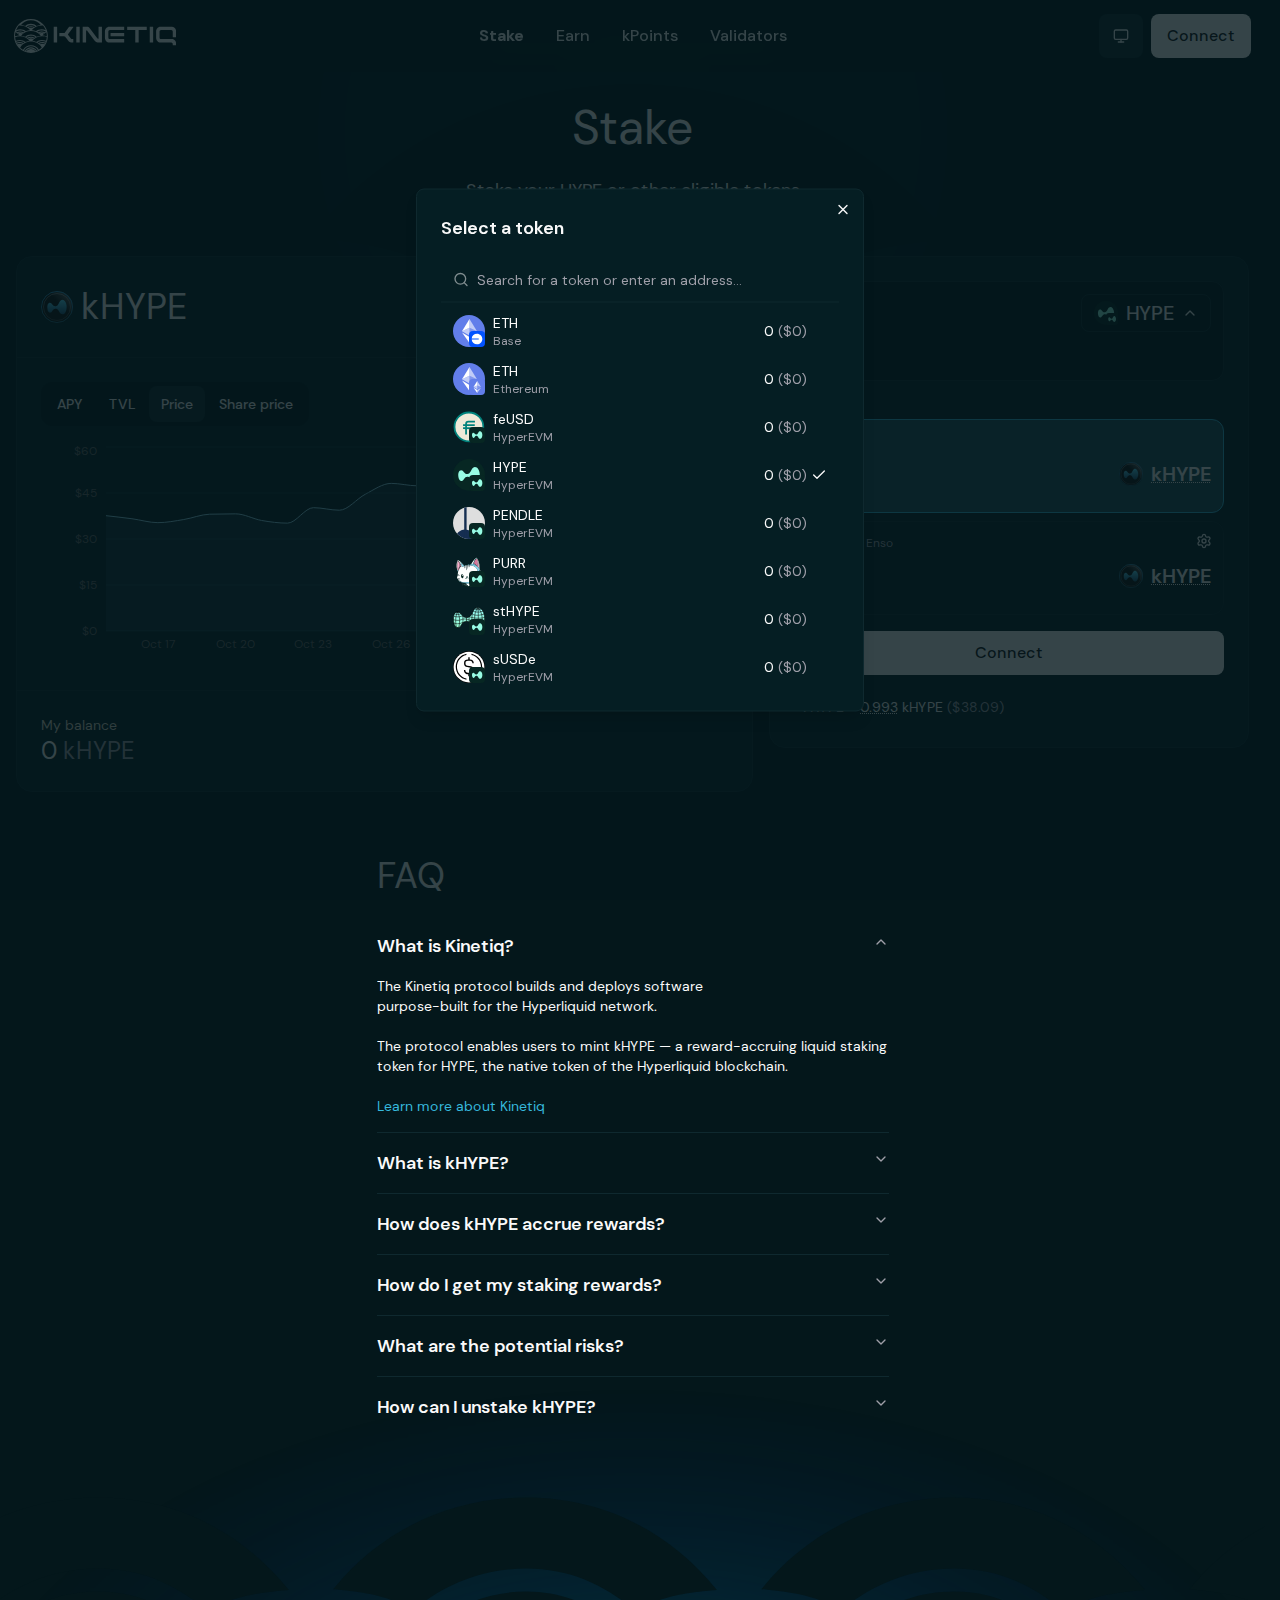
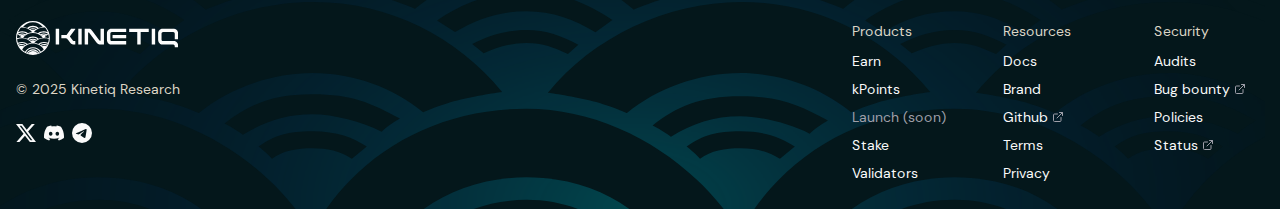
<file: stake-select token/index.html>
<!DOCTYPE html><html class="min-w-[340px] scroll-smooth __variable_9ef920 dark" lang="en" style="color-scheme: dark;" data-scrapbook-source="https://kinetiq.xyz/stake" data-scrapbook-create="20251113230544939"><head><link rel="stylesheet" href="34afac216ac9d0b6.css" data-precedence="next"><style type="text/css">[data-sonner-toaster][dir=ltr],html[dir=ltr]{--toast-icon-margin-start:-3px;--toast-icon-margin-end:4px;--toast-svg-margin-start:-1px;--toast-svg-margin-end:0px;--toast-button-margin-start:auto;--toast-button-margin-end:0;--toast-close-button-start:0;--toast-close-button-end:unset;--toast-close-button-transform:translate(-35%, -35%)}[data-sonner-toaster][dir=rtl],html[dir=rtl]{--toast-icon-margin-start:4px;--toast-icon-margin-end:-3px;--toast-svg-margin-start:0px;--toast-svg-margin-end:-1px;--toast-button-margin-start:0;--toast-button-margin-end:auto;--toast-close-button-start:unset;--toast-close-button-end:0;--toast-close-button-transform:translate(35%, -35%)}[data-sonner-toaster]{position:fixed;width:var(--width);font-family:ui-sans-serif,system-ui,-apple-system,BlinkMacSystemFont,Segoe UI,Roboto,Helvetica Neue,Arial,Noto Sans,sans-serif,Apple Color Emoji,Segoe UI Emoji,Segoe UI Symbol,Noto Color Emoji;--gray1:hsl(0, 0%, 99%);--gray2:hsl(0, 0%, 97.3%);--gray3:hsl(0, 0%, 95.1%);--gray4:hsl(0, 0%, 93%);--gray5:hsl(0, 0%, 90.9%);--gray6:hsl(0, 0%, 88.7%);--gray7:hsl(0, 0%, 85.8%);--gray8:hsl(0, 0%, 78%);--gray9:hsl(0, 0%, 56.1%);--gray10:hsl(0, 0%, 52.3%);--gray11:hsl(0, 0%, 43.5%);--gray12:hsl(0, 0%, 9%);--border-radius:8px;box-sizing:border-box;padding:0;margin:0;list-style:none;outline:0;z-index:999999999;transition:transform .4s ease}@media (hover:none) and (pointer:coarse){[data-sonner-toaster][data-lifted=true]{transform:none}}[data-sonner-toaster][data-x-position=right]{right:var(--offset-right)}[data-sonner-toaster][data-x-position=left]{left:var(--offset-left)}[data-sonner-toaster][data-x-position=center]{left:50%;transform:translateX(-50%)}[data-sonner-toaster][data-y-position=top]{top:var(--offset-top)}[data-sonner-toaster][data-y-position=bottom]{bottom:var(--offset-bottom)}[data-sonner-toast]{--y:translateY(100%);--lift-amount:calc(var(--lift) * var(--gap));z-index:var(--z-index);position:absolute;opacity:0;transform:var(--y);touch-action:none;transition:transform .4s,opacity .4s,height .4s,box-shadow .2s;box-sizing:border-box;outline:0;overflow-wrap:anywhere}[data-sonner-toast][data-styled=true]{padding:16px;background:var(--normal-bg);border:1px solid var(--normal-border);color:var(--normal-text);border-radius:var(--border-radius);box-shadow:0 4px 12px rgba(0,0,0,.1);width:var(--width);font-size:13px;display:flex;align-items:center;gap:6px}[data-sonner-toast]:focus-visible{box-shadow:0 4px 12px rgba(0,0,0,.1),0 0 0 2px rgba(0,0,0,.2)}[data-sonner-toast][data-y-position=top]{top:0;--y:translateY(-100%);--lift:1;--lift-amount:calc(1 * var(--gap))}[data-sonner-toast][data-y-position=bottom]{bottom:0;--y:translateY(100%);--lift:-1;--lift-amount:calc(var(--lift) * var(--gap))}[data-sonner-toast][data-styled=true] [data-description]{font-weight:400;line-height:1.4;color:#3f3f3f}[data-rich-colors=true][data-sonner-toast][data-styled=true] [data-description]{color:inherit}[data-sonner-toaster][data-sonner-theme=dark] [data-description]{color:#e8e8e8}[data-sonner-toast][data-styled=true] [data-title]{font-weight:500;line-height:1.5;color:inherit}[data-sonner-toast][data-styled=true] [data-icon]{display:flex;height:16px;width:16px;position:relative;justify-content:flex-start;align-items:center;flex-shrink:0;margin-left:var(--toast-icon-margin-start);margin-right:var(--toast-icon-margin-end)}[data-sonner-toast][data-promise=true] [data-icon]>svg{opacity:0;transform:scale(.8);transform-origin:center;animation:sonner-fade-in .3s ease forwards}[data-sonner-toast][data-styled=true] [data-icon]>*{flex-shrink:0}[data-sonner-toast][data-styled=true] [data-icon] svg{margin-left:var(--toast-svg-margin-start);margin-right:var(--toast-svg-margin-end)}[data-sonner-toast][data-styled=true] [data-content]{display:flex;flex-direction:column;gap:2px}[data-sonner-toast][data-styled=true] [data-button]{border-radius:4px;padding-left:8px;padding-right:8px;height:24px;font-size:12px;color:var(--normal-bg);background:var(--normal-text);margin-left:var(--toast-button-margin-start);margin-right:var(--toast-button-margin-end);border:none;font-weight:500;cursor:pointer;outline:0;display:flex;align-items:center;flex-shrink:0;transition:opacity .4s,box-shadow .2s}[data-sonner-toast][data-styled=true] [data-button]:focus-visible{box-shadow:0 0 0 2px rgba(0,0,0,.4)}[data-sonner-toast][data-styled=true] [data-button]:first-of-type{margin-left:var(--toast-button-margin-start);margin-right:var(--toast-button-margin-end)}[data-sonner-toast][data-styled=true] [data-cancel]{color:var(--normal-text);background:rgba(0,0,0,.08)}[data-sonner-toaster][data-sonner-theme=dark] [data-sonner-toast][data-styled=true] [data-cancel]{background:rgba(255,255,255,.3)}[data-sonner-toast][data-styled=true] [data-close-button]{position:absolute;left:var(--toast-close-button-start);right:var(--toast-close-button-end);top:0;height:20px;width:20px;display:flex;justify-content:center;align-items:center;padding:0;color:var(--gray12);background:var(--normal-bg);border:1px solid var(--gray4);transform:var(--toast-close-button-transform);border-radius:50%;cursor:pointer;z-index:1;transition:opacity .1s,background .2s,border-color .2s}[data-sonner-toast][data-styled=true] [data-close-button]:focus-visible{box-shadow:0 4px 12px rgba(0,0,0,.1),0 0 0 2px rgba(0,0,0,.2)}[data-sonner-toast][data-styled=true] [data-disabled=true]{cursor:not-allowed}[data-sonner-toast][data-styled=true]:hover [data-close-button]:hover{background:var(--gray2);border-color:var(--gray5)}[data-sonner-toast][data-swiping=true]::before{content:'';position:absolute;left:-100%;right:-100%;height:100%;z-index:-1}[data-sonner-toast][data-y-position=top][data-swiping=true]::before{bottom:50%;transform:scaleY(3) translateY(50%)}[data-sonner-toast][data-y-position=bottom][data-swiping=true]::before{top:50%;transform:scaleY(3) translateY(-50%)}[data-sonner-toast][data-swiping=false][data-removed=true]::before{content:'';position:absolute;inset:0;transform:scaleY(2)}[data-sonner-toast][data-expanded=true]::after{content:'';position:absolute;left:0;height:calc(var(--gap) + 1px);bottom:100%;width:100%}[data-sonner-toast][data-mounted=true]{--y:translateY(0);opacity:1}[data-sonner-toast][data-expanded=false][data-front=false]{--scale:var(--toasts-before) * 0.05 + 1;--y:translateY(calc(var(--lift-amount) * var(--toasts-before))) scale(calc(-1 * var(--scale)));height:var(--front-toast-height)}[data-sonner-toast]>*{transition:opacity .4s}[data-sonner-toast][data-x-position=right]{right:0}[data-sonner-toast][data-x-position=left]{left:0}[data-sonner-toast][data-expanded=false][data-front=false][data-styled=true]>*{opacity:0}[data-sonner-toast][data-visible=false]{opacity:0;pointer-events:none}[data-sonner-toast][data-mounted=true][data-expanded=true]{--y:translateY(calc(var(--lift) * var(--offset)));height:var(--initial-height)}[data-sonner-toast][data-removed=true][data-front=true][data-swipe-out=false]{--y:translateY(calc(var(--lift) * -100%));opacity:0}[data-sonner-toast][data-removed=true][data-front=false][data-swipe-out=false][data-expanded=true]{--y:translateY(calc(var(--lift) * var(--offset) + var(--lift) * -100%));opacity:0}[data-sonner-toast][data-removed=true][data-front=false][data-swipe-out=false][data-expanded=false]{--y:translateY(40%);opacity:0;transition:transform .5s,opacity .2s}[data-sonner-toast][data-removed=true][data-front=false]::before{height:calc(var(--initial-height) + 20%)}[data-sonner-toast][data-swiping=true]{transform:var(--y) translateY(var(--swipe-amount-y,0)) translateX(var(--swipe-amount-x,0));transition:none}[data-sonner-toast][data-swiped=true]{user-select:none}[data-sonner-toast][data-swipe-out=true][data-y-position=bottom],[data-sonner-toast][data-swipe-out=true][data-y-position=top]{animation-duration:.2s;animation-timing-function:ease-out;animation-fill-mode:forwards}[data-sonner-toast][data-swipe-out=true][data-swipe-direction=left]{animation-name:swipe-out-left}[data-sonner-toast][data-swipe-out=true][data-swipe-direction=right]{animation-name:swipe-out-right}[data-sonner-toast][data-swipe-out=true][data-swipe-direction=up]{animation-name:swipe-out-up}[data-sonner-toast][data-swipe-out=true][data-swipe-direction=down]{animation-name:swipe-out-down}@keyframes swipe-out-left{from{transform:var(--y) translateX(var(--swipe-amount-x));opacity:1}to{transform:var(--y) translateX(calc(var(--swipe-amount-x) - 100%));opacity:0}}@keyframes swipe-out-right{from{transform:var(--y) translateX(var(--swipe-amount-x));opacity:1}to{transform:var(--y) translateX(calc(var(--swipe-amount-x) + 100%));opacity:0}}@keyframes swipe-out-up{from{transform:var(--y) translateY(var(--swipe-amount-y));opacity:1}to{transform:var(--y) translateY(calc(var(--swipe-amount-y) - 100%));opacity:0}}@keyframes swipe-out-down{from{transform:var(--y) translateY(var(--swipe-amount-y));opacity:1}to{transform:var(--y) translateY(calc(var(--swipe-amount-y) + 100%));opacity:0}}@media (max-width:600px){[data-sonner-toaster]{position:fixed;right:var(--mobile-offset-right);left:var(--mobile-offset-left);width:100%}[data-sonner-toaster][dir=rtl]{left:calc(var(--mobile-offset-left) * -1)}[data-sonner-toaster] [data-sonner-toast]{left:0;right:0;width:calc(100% - var(--mobile-offset-left) * 2)}[data-sonner-toaster][data-x-position=left]{left:var(--mobile-offset-left)}[data-sonner-toaster][data-y-position=bottom]{bottom:var(--mobile-offset-bottom)}[data-sonner-toaster][data-y-position=top]{top:var(--mobile-offset-top)}[data-sonner-toaster][data-x-position=center]{left:var(--mobile-offset-left);right:var(--mobile-offset-right);transform:none}}[data-sonner-toaster][data-sonner-theme=light]{--normal-bg:#fff;--normal-border:var(--gray4);--normal-text:var(--gray12);--success-bg:hsl(143, 85%, 96%);--success-border:hsl(145, 92%, 87%);--success-text:hsl(140, 100%, 27%);--info-bg:hsl(208, 100%, 97%);--info-border:hsl(221, 91%, 93%);--info-text:hsl(210, 92%, 45%);--warning-bg:hsl(49, 100%, 97%);--warning-border:hsl(49, 91%, 84%);--warning-text:hsl(31, 92%, 45%);--error-bg:hsl(359, 100%, 97%);--error-border:hsl(359, 100%, 94%);--error-text:hsl(360, 100%, 45%)}[data-sonner-toaster][data-sonner-theme=light] [data-sonner-toast][data-invert=true]{--normal-bg:#000;--normal-border:hsl(0, 0%, 20%);--normal-text:var(--gray1)}[data-sonner-toaster][data-sonner-theme=dark] [data-sonner-toast][data-invert=true]{--normal-bg:#fff;--normal-border:var(--gray3);--normal-text:var(--gray12)}[data-sonner-toaster][data-sonner-theme=dark]{--normal-bg:#000;--normal-bg-hover:hsl(0, 0%, 12%);--normal-border:hsl(0, 0%, 20%);--normal-border-hover:hsl(0, 0%, 25%);--normal-text:var(--gray1);--success-bg:hsl(150, 100%, 6%);--success-border:hsl(147, 100%, 12%);--success-text:hsl(150, 86%, 65%);--info-bg:hsl(215, 100%, 6%);--info-border:hsl(223, 43%, 17%);--info-text:hsl(216, 87%, 65%);--warning-bg:hsl(64, 100%, 6%);--warning-border:hsl(60, 100%, 9%);--warning-text:hsl(46, 87%, 65%);--error-bg:hsl(358, 76%, 10%);--error-border:hsl(357, 89%, 16%);--error-text:hsl(358, 100%, 81%)}[data-sonner-toaster][data-sonner-theme=dark] [data-sonner-toast] [data-close-button]{background:var(--normal-bg);border-color:var(--normal-border);color:var(--normal-text)}[data-sonner-toaster][data-sonner-theme=dark] [data-sonner-toast] [data-close-button]:hover{background:var(--normal-bg-hover);border-color:var(--normal-border-hover)}[data-rich-colors=true][data-sonner-toast][data-type=success]{background:var(--success-bg);border-color:var(--success-border);color:var(--success-text)}[data-rich-colors=true][data-sonner-toast][data-type=success] [data-close-button]{background:var(--success-bg);border-color:var(--success-border);color:var(--success-text)}[data-rich-colors=true][data-sonner-toast][data-type=info]{background:var(--info-bg);border-color:var(--info-border);color:var(--info-text)}[data-rich-colors=true][data-sonner-toast][data-type=info] [data-close-button]{background:var(--info-bg);border-color:var(--info-border);color:var(--info-text)}[data-rich-colors=true][data-sonner-toast][data-type=warning]{background:var(--warning-bg);border-color:var(--warning-border);color:var(--warning-text)}[data-rich-colors=true][data-sonner-toast][data-type=warning] [data-close-button]{background:var(--warning-bg);border-color:var(--warning-border);color:var(--warning-text)}[data-rich-colors=true][data-sonner-toast][data-type=error]{background:var(--error-bg);border-color:var(--error-border);color:var(--error-text)}[data-rich-colors=true][data-sonner-toast][data-type=error] [data-close-button]{background:var(--error-bg);border-color:var(--error-border);color:var(--error-text)}.sonner-loading-wrapper{--size:16px;height:var(--size);width:var(--size);position:absolute;inset:0;z-index:10}.sonner-loading-wrapper[data-visible=false]{transform-origin:center;animation:sonner-fade-out .2s ease forwards}.sonner-spinner{position:relative;top:50%;left:50%;height:var(--size);width:var(--size)}.sonner-loading-bar{animation:sonner-spin 1.2s linear infinite;background:var(--gray11);border-radius:6px;height:8%;left:-10%;position:absolute;top:-3.9%;width:24%}.sonner-loading-bar:first-child{animation-delay:-1.2s;transform:rotate(.0001deg) translate(146%)}.sonner-loading-bar:nth-child(2){animation-delay:-1.1s;transform:rotate(30deg) translate(146%)}.sonner-loading-bar:nth-child(3){animation-delay:-1s;transform:rotate(60deg) translate(146%)}.sonner-loading-bar:nth-child(4){animation-delay:-.9s;transform:rotate(90deg) translate(146%)}.sonner-loading-bar:nth-child(5){animation-delay:-.8s;transform:rotate(120deg) translate(146%)}.sonner-loading-bar:nth-child(6){animation-delay:-.7s;transform:rotate(150deg) translate(146%)}.sonner-loading-bar:nth-child(7){animation-delay:-.6s;transform:rotate(180deg) translate(146%)}.sonner-loading-bar:nth-child(8){animation-delay:-.5s;transform:rotate(210deg) translate(146%)}.sonner-loading-bar:nth-child(9){animation-delay:-.4s;transform:rotate(240deg) translate(146%)}.sonner-loading-bar:nth-child(10){animation-delay:-.3s;transform:rotate(270deg) translate(146%)}.sonner-loading-bar:nth-child(11){animation-delay:-.2s;transform:rotate(300deg) translate(146%)}.sonner-loading-bar:nth-child(12){animation-delay:-.1s;transform:rotate(330deg) translate(146%)}@keyframes sonner-fade-in{0%{opacity:0;transform:scale(.8)}100%{opacity:1;transform:scale(1)}}@keyframes sonner-fade-out{0%{opacity:1;transform:scale(1)}100%{opacity:0;transform:scale(.8)}}@keyframes sonner-spin{0%{opacity:1}100%{opacity:.15}}@media (prefers-reduced-motion){.sonner-loading-bar,[data-sonner-toast],[data-sonner-toast]>*{transition:none!important;animation:none!important}}.sonner-loader{position:absolute;top:50%;left:50%;transform:translate(-50%,-50%);transform-origin:center;transition:opacity .2s,transform .2s}.sonner-loader[data-visible=false]{opacity:0;transform:scale(.8) translate(-50%,-50%)}</style><style type="text/css">@layer dynamic-sdk-styles{#argent-mobile-modal-overlay,iframe[src*="wallet-dev.blocto.app"],iframe[src*="wallet-staging.blocto.app"],iframe[src*="wallet-testnet.blocto.app"],iframe[src*="wallet.blocto.app"]{z-index:2147483647!important}iframe[id*=dyn-passkey-recovery-element-id],iframe[id*=dyn-secure-enclave-element-id]{display:none!important}#pera-wallet-connect-modal-wrapper{position:relative;z-index:2147483647!important}@font-face{font-display:swap;font-family:DM Sans;font-style:normal;font-weight:400;src:url("dm-sans-latin-400-normal.woff2") format("woff2"),url("dm-sans-latin-400-normal.woff") format("woff")}@font-face{font-display:swap;font-family:DM Sans;font-style:italic;font-weight:400;src:url("dm-sans-latin-400-italic.woff2") format("woff2"),url("dm-sans-latin-400-italic.woff") format("woff")}@font-face{font-display:swap;font-family:DM Sans;font-style:normal;font-weight:500;src:url("dm-sans-latin-500-normal.woff2") format("woff2"),url("dm-sans-latin-500-normal.woff") format("woff")}@font-face{font-display:swap;font-family:DM Sans;font-style:italic;font-weight:500;src:url("dm-sans-latin-500-italic.woff2") format("woff2"),url("dm-sans-latin-500-italic.woff") format("woff")}@font-face{font-display:swap;font-family:DM Sans;font-style:normal;font-weight:700;src:url("dm-sans-latin-700-normal.woff2") format("woff2"),url("dm-sans-latin-700-normal.woff") format("woff")}@font-face{font-display:swap;font-family:DM Sans;font-style:italic;font-weight:700;src:url("dm-sans-latin-700-italic.woff2") format("woff2"),url("dm-sans-latin-700-italic.woff") format("woff")}@layer light-theme-default{:root{--dynamic-font-family-primary:"DM Sans",sans-serif;--dynamic-font-family-numbers:"Roboto Mono",monospace,sans-serif;--dynamic-base-1:#f7f7f9;--dynamic-base-2:#fff;--dynamic-base-3:#eeeef1;--dynamic-base-4:#e7e8ed;--dynamic-brand-hover-color:linear-gradient(0deg,rgba(0,0,0,.08),rgba(0,0,0,.08)),#4779ff;--dynamic-brand-primary-color:#4779ff;--dynamic-brand-secondary-color:rgba(71,121,255,.15);--dynamic-success-1:#30a67b;--dynamic-success-2:#e3f7ef;--dynamic-border-radius:1.5rem;--dynamic-hover:rgba(22,37,77,.03);--dynamic-info-2:rgba(71,121,255,.1);--dynamic-error-1:#ff4646;--dynamic-error-2:#ffe3e3;--dynamic-alert-1:#dd8500;--dynamic-alert-2:#faedd9;--dynamic-footer-background-color:#fff;--dynamic-footer-text-color:#383c48;--dynamic-footer-icon-color:#4779ff;--dynamic-loading-animation-gradient:linear-gradient(90deg,hsla(0,0%,100%,0),hsla(0,0%,100%,.2) 20%,hsla(0,0%,100%,.5) 60%,hsla(0,0%,100%,0));--dynamic-overlay:rgba(24,27,34,.15);--dynamic-shadow-down-1:0 0.0625rem 0.125rem rgba(24,39,75,.04);--dynamic-shadow-down-2:0 0.75rem 1.25rem -0.375rem rgba(24,39,75,.02),0 1rem 1.625rem -0.25rem rgba(24,39,75,.04);--dynamic-shadow-down-3:0 1.5rem 2rem -1.5rem rgba(0,0,0,.24);--dynamic-shadow-up-1:0 -0.5rem 3rem -0.5rem rgba(109,121,165,.16);--dynamic-text-link:#0047ff;--dynamic-text-primary:#383c48;--dynamic-text-secondary:#7b7d86;--dynamic-text-size-body-mini:0.6875rem;--dynamic-text-size-body-normal:0.9375rem;--dynamic-text-size-body-small:0.75rem;--dynamic-text-size-button-primary:0.875rem;--dynamic-text-size-button-secondary:0.75rem;--dynamic-text-size-numbers-display:1.875rem;--dynamic-text-size-numbers-big:0.875rem;--dynamic-text-size-numbers-medium:0.75rem;--dynamic-text-size-title:1.125rem;--dynamic-text-tertiary:#abacb2;--dynamic-badge-background:#eeeef1;--dynamic-badge-color:#7b7d86;--dynamic-badge-primary-background:#e3f7ef;--dynamic-badge-primary-color:#30a67b;--dynamic-badge-dot-background:#4779ff;--dynamic-search-bar-background:#fff;--dynamic-search-bar-background-hover:#fff;--dynamic-search-bar-background-focus:#fff;--dynamic-search-bar-border:0.0625rem solid #eeeef1;--dynamic-search-bar-border-hover:0.0625rem solid #e7e8ed;--dynamic-search-bar-border-focus:0.0625rem solid #e7e8ed;--dynamic-modal-border: ;--dynamic-modal-width:22.5rem;--dynamic-modal-padding:1.5rem;--dynamic-modal-backdrop-background:rgba(0,0,0,.25);--dynamic-modal-backdrop-filter:blur(4px);--dynamic-wallet-list-tile-padding:0.75rem;--dynamic-wallet-list-tile-gap:0.375rem;--dynamic-wallet-list-max-height:16.25rem;--dynamic-wallet-list-tile-background:#fff;--dynamic-wallet-list-tile-border: ;--dynamic-wallet-list-tile-shadow:0 0.0625rem 0.125rem rgba(24,39,75,.04);--dynamic-wallet-list-tile-background-hover:#fff;--dynamic-wallet-list-tile-border-hover: ;--dynamic-wallet-list-tile-shadow-hover:0 0.75rem 1.25rem -0.375rem rgba(24,39,75,.02),0 1rem 1.625rem -0.25rem rgba(24,39,75,.04);--dynamic-wallet-list-tile-animation-duration:150ms;--dynamic-tooltip-color:#383c48;--dynamic-tooltip-text-color:#fff;--dynamic-initial-view-content-padding:0rem 1.5rem 1.5rem;--dynamic-button-primary-hover:#fff;--dynamic-button-primary-background:#fff;--dynamic-button-primary-font-size:0.875rem;--dynamic-button-primary-padding:0;--dynamic-button-primary-border:0.0625rem solid #e7e8ed;--dynamic-button-shadow:0px 2px 3px 0px rgba(24,39,75,.08);--dynamic-button-secondary-hover:#f7f8fa;--dynamic-button-secondary-background:transparent;--dynamic-button-secondary-font-size:0.75rem;--dynamic-button-secondary-padding:0;--dynamic-button-secondary-border:0.0625rem solid transparent;--dynamic-connect-button-background:#fff;--dynamic-connect-button-background-hover:#fff;--dynamic-connect-button-color:#383c48;--dynamic-connect-button-border:0.0625rem solid #e7e8ed;--dynamic-connect-button-shadow:0px 2px 3px 0px rgba(24,39,75,.08);--dynamic-connect-button-color-hover:#383c48;--dynamic-connect-button-border-hover:0.0625rem solid #e7e8ed;--dynamic-connect-button-shadow-hover:0 0.75rem 1.25rem -0.375rem rgba(24,39,75,.02),0 1rem 1.625rem -0.25rem rgba(24,39,75,.04);--dynamic-search-padding:0 1.5rem 0.5rem;--dynamic-layout-content-padding:0 1.5rem 1.5rem;--dynamic-layout-content-error-padding:1.5rem 1.5rem 1.5rem;--dynamic-footer-border-top:0.0625rem solid #e7e8ed;--dynamic-footer-padding:0.75rem 1.5rem 0.75rem;--dynamic-footer-background:transparent;--dynamic-header-border-bottom:1px solid transparent;--dynamic-header-padding:1.5rem 1.5rem 1.25rem;--dynamic-header-background:transparent}:root [data-dynamic-theme-brand=bold],:root[data-dynamic-theme-brand=bold]{--dynamic-footer-text-color:#fff;--dynamic-footer-icon-color:rgba(247,247,249,.75);--dynamic-footer-arrow-color:rgba(247,247,249,.75)}:root [data-dynamic-theme-brand=subtle],:root[data-dynamic-theme-brand=subtle]{--dynamic-footer-arrow-color:#abacb2}@media (prefers-color-scheme:light){:root [data-dynamic-theme=auto]{--dynamic-font-family-primary:"DM Sans",sans-serif;--dynamic-font-family-numbers:"Roboto Mono",monospace,sans-serif;--dynamic-base-1:#f7f7f9;--dynamic-base-2:#fff;--dynamic-base-3:#eeeef1;--dynamic-base-4:#e7e8ed;--dynamic-brand-hover-color:linear-gradient(0deg,rgba(0,0,0,.08),rgba(0,0,0,.08)),#4779ff;--dynamic-brand-primary-color:#4779ff;--dynamic-brand-secondary-color:rgba(71,121,255,.15);--dynamic-success-1:#30a67b;--dynamic-success-2:#e3f7ef;--dynamic-border-radius:1.5rem;--dynamic-hover:rgba(22,37,77,.03);--dynamic-info-2:rgba(71,121,255,.1);--dynamic-error-1:#ff4646;--dynamic-error-2:#ffe3e3;--dynamic-alert-1:#dd8500;--dynamic-alert-2:#faedd9;--dynamic-footer-background-color:#fff;--dynamic-footer-text-color:#383c48;--dynamic-footer-icon-color:#4779ff;--dynamic-loading-animation-gradient:linear-gradient(90deg,hsla(0,0%,100%,0),hsla(0,0%,100%,.2) 20%,hsla(0,0%,100%,.5) 60%,hsla(0,0%,100%,0));--dynamic-overlay:rgba(24,27,34,.15);--dynamic-shadow-down-1:0 0.0625rem 0.125rem rgba(24,39,75,.04);--dynamic-shadow-down-2:0 0.75rem 1.25rem -0.375rem rgba(24,39,75,.02),0 1rem 1.625rem -0.25rem rgba(24,39,75,.04);--dynamic-shadow-down-3:0 1.5rem 2rem -1.5rem rgba(0,0,0,.24);--dynamic-shadow-up-1:0 -0.5rem 3rem -0.5rem rgba(109,121,165,.16);--dynamic-text-link:#0047ff;--dynamic-text-primary:#383c48;--dynamic-text-secondary:#7b7d86;--dynamic-text-size-body-mini:0.6875rem;--dynamic-text-size-body-normal:0.9375rem;--dynamic-text-size-body-small:0.75rem;--dynamic-text-size-button-primary:0.875rem;--dynamic-text-size-button-secondary:0.75rem;--dynamic-text-size-numbers-display:1.875rem;--dynamic-text-size-numbers-big:0.875rem;--dynamic-text-size-numbers-medium:0.75rem;--dynamic-text-size-title:1.125rem;--dynamic-text-tertiary:#abacb2;--dynamic-badge-background:#eeeef1;--dynamic-badge-color:#7b7d86;--dynamic-badge-primary-background:#e3f7ef;--dynamic-badge-primary-color:#30a67b;--dynamic-badge-dot-background:#4779ff;--dynamic-search-bar-background:#fff;--dynamic-search-bar-background-hover:#fff;--dynamic-search-bar-background-focus:#fff;--dynamic-search-bar-border:0.0625rem solid #eeeef1;--dynamic-search-bar-border-hover:0.0625rem solid #e7e8ed;--dynamic-search-bar-border-focus:0.0625rem solid #e7e8ed;--dynamic-modal-border: ;--dynamic-modal-width:22.5rem;--dynamic-modal-padding:1.5rem;--dynamic-modal-backdrop-background:rgba(0,0,0,.25);--dynamic-modal-backdrop-filter:blur(4px);--dynamic-wallet-list-tile-padding:0.75rem;--dynamic-wallet-list-tile-gap:0.375rem;--dynamic-wallet-list-max-height:16.25rem;--dynamic-wallet-list-tile-background:#fff;--dynamic-wallet-list-tile-border: ;--dynamic-wallet-list-tile-shadow:0 0.0625rem 0.125rem rgba(24,39,75,.04);--dynamic-wallet-list-tile-background-hover:#fff;--dynamic-wallet-list-tile-border-hover: ;--dynamic-wallet-list-tile-shadow-hover:0 0.75rem 1.25rem -0.375rem rgba(24,39,75,.02),0 1rem 1.625rem -0.25rem rgba(24,39,75,.04);--dynamic-wallet-list-tile-animation-duration:150ms;--dynamic-tooltip-color:#383c48;--dynamic-tooltip-text-color:#fff;--dynamic-initial-view-content-padding:0rem 1.5rem 1.5rem;--dynamic-button-primary-hover:#fff;--dynamic-button-primary-background:#fff;--dynamic-button-primary-font-size:0.875rem;--dynamic-button-primary-padding:0;--dynamic-button-primary-border:0.0625rem solid #e7e8ed;--dynamic-button-shadow:0px 2px 3px 0px rgba(24,39,75,.08);--dynamic-button-secondary-hover:#f7f8fa;--dynamic-button-secondary-background:transparent;--dynamic-button-secondary-font-size:0.75rem;--dynamic-button-secondary-padding:0;--dynamic-button-secondary-border:0.0625rem solid transparent;--dynamic-connect-button-background:#fff;--dynamic-connect-button-background-hover:#fff;--dynamic-connect-button-color:#383c48;--dynamic-connect-button-border:0.0625rem solid #e7e8ed;--dynamic-connect-button-shadow:0px 2px 3px 0px rgba(24,39,75,.08);--dynamic-connect-button-color-hover:#383c48;--dynamic-connect-button-border-hover:0.0625rem solid #e7e8ed;--dynamic-connect-button-shadow-hover:0 0.75rem 1.25rem -0.375rem rgba(24,39,75,.02),0 1rem 1.625rem -0.25rem rgba(24,39,75,.04);--dynamic-search-padding:0 1.5rem 0.5rem;--dynamic-layout-content-padding:0 1.5rem 1.5rem;--dynamic-layout-content-error-padding:1.5rem 1.5rem 1.5rem;--dynamic-footer-border-top:0.0625rem solid #e7e8ed;--dynamic-footer-padding:0.75rem 1.5rem 0.75rem;--dynamic-footer-background:transparent;--dynamic-header-border-bottom:1px solid transparent;--dynamic-header-padding:1.5rem 1.5rem 1.25rem;--dynamic-header-background:transparent}:root [data-dynamic-theme=auto] [data-dynamic-theme-brand=bold],:root [data-dynamic-theme=auto][data-dynamic-theme-brand=bold]{--dynamic-footer-text-color:#fff;--dynamic-footer-icon-color:rgba(247,247,249,.75);--dynamic-footer-arrow-color:rgba(247,247,249,.75)}:root [data-dynamic-theme=auto] [data-dynamic-theme-brand=subtle],:root [data-dynamic-theme=auto][data-dynamic-theme-brand=subtle]{--dynamic-footer-arrow-color:#abacb2}}:root [data-dynamic-theme=light]{--dynamic-font-family-primary:"DM Sans",sans-serif;--dynamic-font-family-numbers:"Roboto Mono",monospace,sans-serif;--dynamic-base-1:#f7f7f9;--dynamic-base-2:#fff;--dynamic-base-3:#eeeef1;--dynamic-base-4:#e7e8ed;--dynamic-brand-hover-color:linear-gradient(0deg,rgba(0,0,0,.08),rgba(0,0,0,.08)),#4779ff;--dynamic-brand-primary-color:#4779ff;--dynamic-brand-secondary-color:rgba(71,121,255,.15);--dynamic-success-1:#30a67b;--dynamic-success-2:#e3f7ef;--dynamic-border-radius:1.5rem;--dynamic-hover:rgba(22,37,77,.03);--dynamic-info-2:rgba(71,121,255,.1);--dynamic-error-1:#ff4646;--dynamic-error-2:#ffe3e3;--dynamic-alert-1:#dd8500;--dynamic-alert-2:#faedd9;--dynamic-footer-background-color:#fff;--dynamic-footer-text-color:#383c48;--dynamic-footer-icon-color:#4779ff;--dynamic-loading-animation-gradient:linear-gradient(90deg,hsla(0,0%,100%,0),hsla(0,0%,100%,.2) 20%,hsla(0,0%,100%,.5) 60%,hsla(0,0%,100%,0));--dynamic-overlay:rgba(24,27,34,.15);--dynamic-shadow-down-1:0 0.0625rem 0.125rem rgba(24,39,75,.04);--dynamic-shadow-down-2:0 0.75rem 1.25rem -0.375rem rgba(24,39,75,.02),0 1rem 1.625rem -0.25rem rgba(24,39,75,.04);--dynamic-shadow-down-3:0 1.5rem 2rem -1.5rem rgba(0,0,0,.24);--dynamic-shadow-up-1:0 -0.5rem 3rem -0.5rem rgba(109,121,165,.16);--dynamic-text-link:#0047ff;--dynamic-text-primary:#383c48;--dynamic-text-secondary:#7b7d86;--dynamic-text-size-body-mini:0.6875rem;--dynamic-text-size-body-normal:0.9375rem;--dynamic-text-size-body-small:0.75rem;--dynamic-text-size-button-primary:0.875rem;--dynamic-text-size-button-secondary:0.75rem;--dynamic-text-size-numbers-display:1.875rem;--dynamic-text-size-numbers-big:0.875rem;--dynamic-text-size-numbers-medium:0.75rem;--dynamic-text-size-title:1.125rem;--dynamic-text-tertiary:#abacb2;--dynamic-badge-background:#eeeef1;--dynamic-badge-color:#7b7d86;--dynamic-badge-primary-background:#e3f7ef;--dynamic-badge-primary-color:#30a67b;--dynamic-badge-dot-background:#4779ff;--dynamic-search-bar-background:#fff;--dynamic-search-bar-background-hover:#fff;--dynamic-search-bar-background-focus:#fff;--dynamic-search-bar-border:0.0625rem solid #eeeef1;--dynamic-search-bar-border-hover:0.0625rem solid #e7e8ed;--dynamic-search-bar-border-focus:0.0625rem solid #e7e8ed;--dynamic-modal-border: ;--dynamic-modal-width:22.5rem;--dynamic-modal-padding:1.5rem;--dynamic-modal-backdrop-background:rgba(0,0,0,.25);--dynamic-modal-backdrop-filter:blur(4px);--dynamic-wallet-list-tile-padding:0.75rem;--dynamic-wallet-list-tile-gap:0.375rem;--dynamic-wallet-list-max-height:16.25rem;--dynamic-wallet-list-tile-background:#fff;--dynamic-wallet-list-tile-border: ;--dynamic-wallet-list-tile-shadow:0 0.0625rem 0.125rem rgba(24,39,75,.04);--dynamic-wallet-list-tile-background-hover:#fff;--dynamic-wallet-list-tile-border-hover: ;--dynamic-wallet-list-tile-shadow-hover:0 0.75rem 1.25rem -0.375rem rgba(24,39,75,.02),0 1rem 1.625rem -0.25rem rgba(24,39,75,.04);--dynamic-wallet-list-tile-animation-duration:150ms;--dynamic-tooltip-color:#383c48;--dynamic-tooltip-text-color:#fff;--dynamic-initial-view-content-padding:0rem 1.5rem 1.5rem;--dynamic-button-primary-hover:#fff;--dynamic-button-primary-background:#fff;--dynamic-button-primary-font-size:0.875rem;--dynamic-button-primary-padding:0;--dynamic-button-primary-border:0.0625rem solid #e7e8ed;--dynamic-button-shadow:0px 2px 3px 0px rgba(24,39,75,.08);--dynamic-button-secondary-hover:#f7f8fa;--dynamic-button-secondary-background:transparent;--dynamic-button-secondary-font-size:0.75rem;--dynamic-button-secondary-padding:0;--dynamic-button-secondary-border:0.0625rem solid transparent;--dynamic-connect-button-background:#fff;--dynamic-connect-button-background-hover:#fff;--dynamic-connect-button-color:#383c48;--dynamic-connect-button-border:0.0625rem solid #e7e8ed;--dynamic-connect-button-shadow:0px 2px 3px 0px rgba(24,39,75,.08);--dynamic-connect-button-color-hover:#383c48;--dynamic-connect-button-border-hover:0.0625rem solid #e7e8ed;--dynamic-connect-button-shadow-hover:0 0.75rem 1.25rem -0.375rem rgba(24,39,75,.02),0 1rem 1.625rem -0.25rem rgba(24,39,75,.04);--dynamic-search-padding:0 1.5rem 0.5rem;--dynamic-layout-content-padding:0 1.5rem 1.5rem;--dynamic-layout-content-error-padding:1.5rem 1.5rem 1.5rem;--dynamic-footer-border-top:0.0625rem solid #e7e8ed;--dynamic-footer-padding:0.75rem 1.5rem 0.75rem;--dynamic-footer-background:transparent;--dynamic-header-border-bottom:1px solid transparent;--dynamic-header-padding:1.5rem 1.5rem 1.25rem;--dynamic-header-background:transparent}:root [data-dynamic-theme=light] [data-dynamic-theme-brand=bold],:root [data-dynamic-theme=light][data-dynamic-theme-brand=bold]{--dynamic-footer-text-color:#fff;--dynamic-footer-icon-color:rgba(247,247,249,.75);--dynamic-footer-arrow-color:rgba(247,247,249,.75)}:root [data-dynamic-theme=light] [data-dynamic-theme-brand=subtle],:root [data-dynamic-theme=light][data-dynamic-theme-brand=subtle]{--dynamic-footer-arrow-color:#abacb2}}@layer dark-theme-default{@media (prefers-color-scheme:dark){:root [data-dynamic-theme=auto]{--dynamic-font-family-primary:"DM Sans",sans-serif;--dynamic-font-family-numbers:"Roboto Mono",monospace,sans-serif;--dynamic-base-1:#0c0e13;--dynamic-base-2:#1b1d22;--dynamic-base-3:#24272e;--dynamic-base-4:#282b33;--dynamic-brand-hover-color:linear-gradient(0deg,rgba(0,0,0,.08),rgba(0,0,0,.08)),#4779ff;--dynamic-brand-primary-color:#4779ff;--dynamic-brand-secondary-color:rgba(71,121,255,.15);--dynamic-success-1:#79ffcf;--dynamic-success-2:#192d2c;--dynamic-border-radius:1.5rem;--dynamic-hover:hsla(0,0%,100%,.1);--dynamic-error-1:#ff6a6a;--dynamic-error-2:hsla(0,100%,71%,.2);--dynamic-alert-1:#e2a140;--dynamic-alert-2:#2b2621;--dynamic-footer-background-color:#0c0e13;--dynamic-footer-text-color:#fbfcff;--dynamic-footer-icon-color:#4779ff;--dynamic-loading-animation-gradient:linear-gradient(90deg,hsla(0,0%,100%,0),hsla(0,0%,100%,.01) 20%,hsla(0,0%,100%,.05) 60%,hsla(0,0%,100%,0));--dynamic-overlay:rgba(0,0,0,.25);--dynamic-shadow-down-1:0 0.0625rem 0.125rem rgba(24,39,75,.04);--dynamic-shadow-down-2:0 0.75rem 1.25rem -0.375rem rgba(24,39,75,.02),0 1rem 1.625rem -0.25rem rgba(24,39,75,.04);--dynamic-shadow-down-3:0 1.5rem 2rem -1.5rem rgba(0,0,0,.24);--dynamic-shadow-up-1:0 -0.5rem 3rem -0.5rem rgba(109,121,165,.16);--dynamic-text-link:#69a5ff;--dynamic-text-primary:#fbfcff;--dynamic-text-secondary:#a8aab0;--dynamic-text-size-body-mini:0.6875rem;--dynamic-text-size-body-normal:0.9375rem;--dynamic-text-size-body-small:0.75rem;--dynamic-text-size-button-primary:0.875rem;--dynamic-text-size-button-secondary:0.75rem;--dynamic-text-size-numbers-big:0.875rem;--dynamic-text-size-numbers-medium:0.75rem;--dynamic-text-size-title:1.125rem;--dynamic-text-tertiary:#6f7177;--dynamic-badge-background:#24272e;--dynamic-badge-color:#a8aab0;--dynamic-badge-dot-background:#4779ff;--dynamic-badge-primary-background:#192d2c;--dynamic-badge-primary-color:#79ffcf;--dynamic-search-bar-background:#1b1d22;--dynamic-search-bar-background-hover:#1b1d22;--dynamic-search-bar-background-focus:#1b1d22;--dynamic-search-bar-border:0.0625rem solid #24272e;--dynamic-search-bar-border-hover:0.0625rem solid #282b33;--dynamic-search-bar-border-focus:0.0625rem solid #282b33;--dynamic-modal-border: ;--dynamic-modal-width:22.5rem;--dynamic-modal-padding:1.5rem;--dynamic-modal-backdrop-background:rgba(0,0,0,.25);--dynamic-modal-backdrop-filter:blur(4px);--dynamic-wallet-list-tile-padding:0.75rem;--dynamic-wallet-list-tile-gap:0.375rem;--dynamic-wallet-list-max-height:16.25rem;--dynamic-wallet-list-tile-background:#24272e;--dynamic-wallet-list-tile-border: ;--dynamic-wallet-list-tile-shadow:0 0.0625rem 0.125rem rgba(24,39,75,.04);--dynamic-wallet-list-tile-background-hover:#282b33;--dynamic-wallet-list-tile-border-hover: ;--dynamic-wallet-list-tile-shadow-hover:0 0.75rem 1.25rem -0.375rem rgba(24,39,75,.02),0 1rem 1.625rem -0.25rem rgba(24,39,75,.04);--dynamic-wallet-list-tile-animation-duration:150ms;--dynamic-tooltip-color:#fbfcff;--dynamic-tooltip-text-color:#0c0e13;--dynamic-initial-view-content-padding:0rem 1.5rem 1.5rem;--dynamic-button-primary-hover:#1b1d22;--dynamic-button-primary-background:#1b1d22;--dynamic-button-primary-font-size:0.875rem;--dynamic-button-primary-padding:0;--dynamic-button-primary-border:0.0625rem solid #282b33;--dynamic-button-shadow:0px 2px 3px 0px rgba(24,39,75,.08);--dynamic-button-secondary-hover:#1a1c21;--dynamic-button-secondary-background:transparent;--dynamic-button-secondary-font-size:0.75rem;--dynamic-button-secondary-padding:0;--dynamic-button-secondary-border:0.0625rem solid transparent;--dynamic-connect-button-background:#1b1d22;--dynamic-connect-button-background-hover:#1b1d22;--dynamic-connect-button-color:#fbfcff;--dynamic-connect-button-border:0.0625rem solid #282b33;--dynamic-connect-button-shadow:0px 2px 3px 0px rgba(24,39,75,.08);--dynamic-connect-button-color-hover:#fbfcff;--dynamic-connect-button-border-hover:0.0625rem solid #282b33;--dynamic-connect-button-shadow-hover:0 0.75rem 1.25rem -0.375rem rgba(24,39,75,.02),0 1rem 1.625rem -0.25rem rgba(24,39,75,.04);--dynamic-search-padding:0 1.5rem 0.5rem;--dynamic-layout-content-padding:0 1.5rem 1.5rem;--dynamic-layout-content-error-padding:1.5rem 1.5rem 1.5rem;--dynamic-footer-border-top:0.0625rem solid #282b33;--dynamic-footer-padding:0.75rem 1.5rem 0.75rem;--dynamic-footer-background:transparent;--dynamic-header-border-bottom:1px solid transparent;--dynamic-header-padding:1.5rem 1.5rem 1.25rem;--dynamic-header-background:transparent}:root [data-dynamic-theme=auto] [data-dynamic-theme-brand=bold],:root [data-dynamic-theme=auto][data-dynamic-theme-brand=bold]{--dynamic-footer-text-color:#fbfcff;--dynamic-footer-icon-color:rgba(247,247,249,.75);--dynamic-footer-arrow-color:rgba(247,247,249,.75)}:root [data-dynamic-theme=auto] [data-dynamic-theme-brand=subtle],:root [data-dynamic-theme=auto][data-dynamic-theme-brand=subtle]{--dynamic-footer-arrow-color:#6f7177;--dynamic-footer-icon-color:#6f7177}}:root [data-dynamic-theme=dark]{--dynamic-font-family-primary:"DM Sans",sans-serif;--dynamic-font-family-numbers:"Roboto Mono",monospace,sans-serif;--dynamic-base-1:#0c0e13;--dynamic-base-2:#1b1d22;--dynamic-base-3:#24272e;--dynamic-base-4:#282b33;--dynamic-brand-hover-color:linear-gradient(0deg,rgba(0,0,0,.08),rgba(0,0,0,.08)),#4779ff;--dynamic-brand-primary-color:#4779ff;--dynamic-brand-secondary-color:rgba(71,121,255,.15);--dynamic-success-1:#79ffcf;--dynamic-success-2:#192d2c;--dynamic-border-radius:1.5rem;--dynamic-hover:hsla(0,0%,100%,.1);--dynamic-error-1:#ff6a6a;--dynamic-error-2:hsla(0,100%,71%,.2);--dynamic-alert-1:#e2a140;--dynamic-alert-2:#2b2621;--dynamic-footer-background-color:#0c0e13;--dynamic-footer-text-color:#fbfcff;--dynamic-footer-icon-color:#4779ff;--dynamic-loading-animation-gradient:linear-gradient(90deg,hsla(0,0%,100%,0),hsla(0,0%,100%,.01) 20%,hsla(0,0%,100%,.05) 60%,hsla(0,0%,100%,0));--dynamic-overlay:rgba(0,0,0,.25);--dynamic-shadow-down-1:0 0.0625rem 0.125rem rgba(24,39,75,.04);--dynamic-shadow-down-2:0 0.75rem 1.25rem -0.375rem rgba(24,39,75,.02),0 1rem 1.625rem -0.25rem rgba(24,39,75,.04);--dynamic-shadow-down-3:0 1.5rem 2rem -1.5rem rgba(0,0,0,.24);--dynamic-shadow-up-1:0 -0.5rem 3rem -0.5rem rgba(109,121,165,.16);--dynamic-text-link:#69a5ff;--dynamic-text-primary:#fbfcff;--dynamic-text-secondary:#a8aab0;--dynamic-text-size-body-mini:0.6875rem;--dynamic-text-size-body-normal:0.9375rem;--dynamic-text-size-body-small:0.75rem;--dynamic-text-size-button-primary:0.875rem;--dynamic-text-size-button-secondary:0.75rem;--dynamic-text-size-numbers-big:0.875rem;--dynamic-text-size-numbers-medium:0.75rem;--dynamic-text-size-title:1.125rem;--dynamic-text-tertiary:#6f7177;--dynamic-badge-background:#24272e;--dynamic-badge-color:#a8aab0;--dynamic-badge-dot-background:#4779ff;--dynamic-badge-primary-background:#192d2c;--dynamic-badge-primary-color:#79ffcf;--dynamic-search-bar-background:#1b1d22;--dynamic-search-bar-background-hover:#1b1d22;--dynamic-search-bar-background-focus:#1b1d22;--dynamic-search-bar-border:0.0625rem solid #24272e;--dynamic-search-bar-border-hover:0.0625rem solid #282b33;--dynamic-search-bar-border-focus:0.0625rem solid #282b33;--dynamic-modal-border: ;--dynamic-modal-width:22.5rem;--dynamic-modal-padding:1.5rem;--dynamic-modal-backdrop-background:rgba(0,0,0,.25);--dynamic-modal-backdrop-filter:blur(4px);--dynamic-wallet-list-tile-padding:0.75rem;--dynamic-wallet-list-tile-gap:0.375rem;--dynamic-wallet-list-max-height:16.25rem;--dynamic-wallet-list-tile-background:#24272e;--dynamic-wallet-list-tile-border: ;--dynamic-wallet-list-tile-shadow:0 0.0625rem 0.125rem rgba(24,39,75,.04);--dynamic-wallet-list-tile-background-hover:#282b33;--dynamic-wallet-list-tile-border-hover: ;--dynamic-wallet-list-tile-shadow-hover:0 0.75rem 1.25rem -0.375rem rgba(24,39,75,.02),0 1rem 1.625rem -0.25rem rgba(24,39,75,.04);--dynamic-wallet-list-tile-animation-duration:150ms;--dynamic-tooltip-color:#fbfcff;--dynamic-tooltip-text-color:#0c0e13;--dynamic-initial-view-content-padding:0rem 1.5rem 1.5rem;--dynamic-button-primary-hover:#1b1d22;--dynamic-button-primary-background:#1b1d22;--dynamic-button-primary-font-size:0.875rem;--dynamic-button-primary-padding:0;--dynamic-button-primary-border:0.0625rem solid #282b33;--dynamic-button-shadow:0px 2px 3px 0px rgba(24,39,75,.08);--dynamic-button-secondary-hover:#1a1c21;--dynamic-button-secondary-background:transparent;--dynamic-button-secondary-font-size:0.75rem;--dynamic-button-secondary-padding:0;--dynamic-button-secondary-border:0.0625rem solid transparent;--dynamic-connect-button-background:#1b1d22;--dynamic-connect-button-background-hover:#1b1d22;--dynamic-connect-button-color:#fbfcff;--dynamic-connect-button-border:0.0625rem solid #282b33;--dynamic-connect-button-shadow:0px 2px 3px 0px rgba(24,39,75,.08);--dynamic-connect-button-color-hover:#fbfcff;--dynamic-connect-button-border-hover:0.0625rem solid #282b33;--dynamic-connect-button-shadow-hover:0 0.75rem 1.25rem -0.375rem rgba(24,39,75,.02),0 1rem 1.625rem -0.25rem rgba(24,39,75,.04);--dynamic-search-padding:0 1.5rem 0.5rem;--dynamic-layout-content-padding:0 1.5rem 1.5rem;--dynamic-layout-content-error-padding:1.5rem 1.5rem 1.5rem;--dynamic-footer-border-top:0.0625rem solid #282b33;--dynamic-footer-padding:0.75rem 1.5rem 0.75rem;--dynamic-footer-background:transparent;--dynamic-header-border-bottom:1px solid transparent;--dynamic-header-padding:1.5rem 1.5rem 1.25rem;--dynamic-header-background:transparent}:root [data-dynamic-theme=dark] [data-dynamic-theme-brand=bold],:root [data-dynamic-theme=dark][data-dynamic-theme-brand=bold]{--dynamic-footer-text-color:#fbfcff;--dynamic-footer-icon-color:rgba(247,247,249,.75);--dynamic-footer-arrow-color:rgba(247,247,249,.75)}:root [data-dynamic-theme=dark] [data-dynamic-theme-brand=subtle],:root [data-dynamic-theme=dark][data-dynamic-theme-brand=subtle]{--dynamic-footer-arrow-color:#6f7177;--dynamic-footer-icon-color:#6f7177}}.dynamic-shadow-dom{position:relative}#dynamic-tooltips{left:0;position:absolute;top:0}@supports (overflow:clip){.dynamic-no-scroll{overflow:clip}}@supports not (overflow:clip){.dynamic-no-scroll{overflow:hidden}}}</style><link data-source="dynamic-theme-cdn" rel="stylesheet"><style data-source="dynamic-theme">@layer dynamic-project-environment-theme {
  #dynamic-widget, #dynamic-modal, .dynamic-shadow-dom {
    --dynamic-brand-primary-color: #4779FF;
    --dynamic-badge-dot-background: #4779FF;
    --dynamic-footer-background-color: #4779FF;
  }
}</style><meta charset="UTF-8"><meta name="viewport" content="width=device-width, initial-scale=1"><meta name="next-size-adjust" content=""><title>Stake | Kinetiq</title><meta name="description" content="Stake your HYPE or other eligible tokens to earn rewards while maintaining liquidity."><meta name="application-name" content="Kinetiq"><link rel="manifest" href="https://kinetiq.xyz/manifest.webmanifest"><meta property="og:title" content="Stake | Kinetiq"><meta property="og:description" content="Stake your HYPE or other eligible tokens to earn rewards while maintaining liquidity."><meta property="og:image:type" content="image/png"><meta property="og:image:width" content="1200"><meta property="og:image:height" content="630"><meta property="og:image" content="https://kinetiq.xyz/stake/opengraph-image-v7wp50.png?47680587b81bc178"><meta name="twitter:card" content="summary_large_image"><meta name="twitter:title" content="Stake | Kinetiq"><meta name="twitter:description" content="Stake your HYPE or other eligible tokens to earn rewards while maintaining liquidity."><meta name="twitter:image:type" content="image/png"><meta name="twitter:image:width" content="1200"><meta name="twitter:image:height" content="630"><meta name="twitter:image" content="https://kinetiq.xyz/stake/opengraph-image-v7wp50.png?47680587b81bc178"><link rel="icon" href="kinetiq-logomark-dark.svg" media="(prefers-color-scheme: light)" type="image/svg+xml"><link rel="icon" href="kinetiq-logomark-light.svg" media="(prefers-color-scheme: dark)" type="image/svg+xml"><link rel="icon" href="kinetiq-logomark-dark.png" media="(prefers-color-scheme: light)" type="image/png"><link rel="icon" href="kinetiq-logomark-light.png" media="(prefers-color-scheme: dark)" type="image/png"><link rel="icon" href="kinetiq-logomark-light.png" type="image/png"><style type="text/css">
  .with-scroll-bars-hidden {
   overflow: hidden !important;
   padding-right: 15px !important;
  }
  body[data-scroll-locked] {
    overflow: hidden !important;
    overscroll-behavior: contain;
    position: relative !important;
    padding-left: 0px;
    padding-top: 0px;
    padding-right: 0px;
    margin-left:0;
    margin-top:0;
    margin-right: 15px !important;
    
  }
  
  .right-scroll-bar-position {
    right: 15px !important;
  }
  
  .width-before-scroll-bar {
    margin-right: 15px !important;
  }
  
  .right-scroll-bar-position .right-scroll-bar-position {
    right: 0 !important;
  }
  
  .width-before-scroll-bar .width-before-scroll-bar {
    margin-right: 0 !important;
  }
  
  body[data-scroll-locked] {
    --removed-body-scroll-bar-size: 15px;
  }
</style><script data-scrapbook-elem="custom-elements-loader">(function (names) { if (!customElements) { return; } for (const name of names) { customElements.define(name, class CustomElement extends HTMLElement {}); } })(["next-route-announcer"])</script></head><body class="__className_0eeb07 bg-background text-foreground flex min-h-dvh flex-col" data-dynamic-theme="dark" data-dynamic-theme-brand="bold" style="pointer-events: none;" data-scroll-locked="1"><span data-radix-focus-guard="" tabindex="0" style="outline: none; opacity: 0; position: fixed; pointer-events: none;" data-aria-hidden="true" aria-hidden="true"></span><div hidden="" data-aria-hidden="true" aria-hidden="true"></div><div data-aria-hidden="true" aria-hidden="true"></div><!--$--><!--/$--><header class="bg-header-background/60 sticky top-0 z-40 backdrop-blur-md" data-aria-hidden="true" aria-hidden="true"><div class="container grid h-full grid-cols-3 items-center gap-2 p-2.5 md:p-3.5"><div class="flex items-center gap-2"><span data-state="closed"><a class="focus-visible:outline-focus rounded-lg hover:underline focus-visible:underline focus-visible:outline-2 focus-visible:outline-offset-1 disabled:pointer-events-none text-accent flex items-center gap-2.5" href="https://kinetiq.xyz/"><div class="md:hidden"><img alt="Kinetiq" width="34" height="34" decoding="async" data-nimg="1" class="hidden dark:block" style="color: transparent;" src="kinetiq-logomark-light.535540b3.svg"><img alt="Kinetiq" width="34" height="34" decoding="async" data-nimg="1" class="dark:hidden" style="color: transparent;" src="kinetiq-logomark-dark.7e5e3739.svg"></div><div class="hidden md:block"><img alt="Kinetiq" width="162" height="34" decoding="async" data-nimg="1" class="hidden dark:block" style="color: transparent;" src="kinetiq-logomark-wordmark-light.4b2efd65.svg"><img alt="Kinetiq" width="162" height="34" decoding="async" data-nimg="1" class="dark:hidden" style="color: transparent;" src="kinetiq-logomark-wordmark-dark.2854c8bf.svg"></div></a></span></div><nav aria-label="Main" data-orientation="horizontal" dir="ltr" class="relative z-10 flex max-w-max flex-1 items-center justify-center justify-self-center"><div style="position: relative;"><ul data-orientation="horizontal" class="flex list-none justify-center items-center" dir="ltr"><li class="hidden lg:list-item"><a class="focus-visible:outline-focus inline-flex cursor-pointer items-center gap-2 whitespace-nowrap transition-colors duration-300 ease-in-out focus-visible:outline-2 focus-visible:outline-offset-1 disabled:cursor-not-allowed disabled:opacity-50 [&amp;_svg]:pointer-events-none [&amp;_svg]:shrink-0 whitespace-nowrap justify-center rounded-lg h-11 min-w-11 px-4 font-bold bg-primary/0 text-foreground hover:bg-primary/5 group-hover:bg-primary/5" href="">Stake</a></li><li class="hidden lg:list-item"><a class="focus-visible:outline-focus inline-flex cursor-pointer items-center gap-2 whitespace-nowrap transition-colors duration-300 ease-in-out focus-visible:outline-2 focus-visible:outline-offset-1 disabled:cursor-not-allowed disabled:opacity-50 [&amp;_svg]:pointer-events-none [&amp;_svg]:shrink-0 whitespace-nowrap justify-center rounded-lg h-11 min-w-11 px-4 font-medium bg-primary/0 text-foreground hover:bg-primary/5 group-hover:bg-primary/5" href="https://kinetiq.xyz/earn">Earn</a></li><li class="hidden lg:list-item"><a class="focus-visible:outline-focus inline-flex cursor-pointer items-center gap-2 whitespace-nowrap transition-colors duration-300 ease-in-out focus-visible:outline-2 focus-visible:outline-offset-1 disabled:cursor-not-allowed disabled:opacity-50 [&amp;_svg]:pointer-events-none [&amp;_svg]:shrink-0 whitespace-nowrap justify-center rounded-lg h-11 min-w-11 px-4 font-medium bg-primary/0 text-foreground hover:bg-primary/5 group-hover:bg-primary/5" href="https://kinetiq.xyz/kpoints">kPoints</a></li><li class="hidden lg:list-item"><a class="focus-visible:outline-focus inline-flex cursor-pointer items-center gap-2 whitespace-nowrap transition-colors duration-300 ease-in-out focus-visible:outline-2 focus-visible:outline-offset-1 disabled:cursor-not-allowed disabled:opacity-50 [&amp;_svg]:pointer-events-none [&amp;_svg]:shrink-0 whitespace-nowrap justify-center rounded-lg h-11 min-w-11 px-4 font-medium bg-primary/0 text-foreground hover:bg-primary/5 group-hover:bg-primary/5" href="https://kinetiq.xyz/validators">Validators</a></li></ul></div><div class="absolute top-full left-0 flex justify-center"></div></nav><div class="flex items-center gap-2 justify-self-end"><button aria-haspopup="dialog" aria-expanded="false" aria-controls="radix-_r_4pp_" data-state="closed" data-slot="popover-trigger" class="focus-visible:outline-focus inline-flex cursor-pointer items-center gap-2 whitespace-nowrap transition-colors duration-300 ease-in-out focus-visible:outline-2 focus-visible:outline-offset-1 disabled:cursor-not-allowed disabled:opacity-50 [&amp;_svg]:pointer-events-none [&amp;_svg]:shrink-0 whitespace-nowrap justify-center rounded-lg size-11 font-medium text-secondary-foreground bg-secondary group-hover:bg-primary/10 hover:bg-primary/10" type="button"><svg xmlns="http://www.w3.org/2000/svg" width="24" height="24" viewBox="0 0 24 24" fill="none" stroke="currentColor" stroke-width="2" stroke-linecap="round" stroke-linejoin="round" class="lucide lucide-monitor size-4" aria-hidden="true"><rect width="20" height="14" x="2" y="3" rx="2"></rect><line x1="8" x2="16" y1="21" y2="21"></line><line x1="12" x2="12" y1="17" y2="21"></line></svg></button><button aria-haspopup="dialog" aria-expanded="false" aria-controls="radix-_r_50v_" data-state="closed" class="focus-visible:outline-focus inline-flex cursor-pointer items-center gap-2 whitespace-nowrap transition-colors duration-300 ease-in-out focus-visible:outline-2 focus-visible:outline-offset-1 disabled:cursor-not-allowed disabled:opacity-50 [&amp;_svg]:pointer-events-none [&amp;_svg]:shrink-0 whitespace-nowrap justify-center rounded-lg h-11 min-w-11 px-4 font-medium bg-primary text-primary-foreground group-hover:bg-primary/80 hover:bg-primary/80" type="button">Connect</button><button aria-haspopup="dialog" aria-expanded="false" aria-controls="radix-_r_4pq_" data-state="closed" data-slot="popover-trigger" aria-label="Open menu" class="focus-visible:outline-focus inline-flex cursor-pointer items-center gap-2 whitespace-nowrap transition-colors duration-300 ease-in-out focus-visible:outline-2 focus-visible:outline-offset-1 disabled:cursor-not-allowed disabled:opacity-50 [&amp;_svg]:pointer-events-none [&amp;_svg]:shrink-0 whitespace-nowrap justify-center rounded-lg size-11 font-medium bg-primary/0 text-foreground hover:bg-primary/5 group-hover:bg-primary/5 relative -mr-2 lg:hidden" type="button"><svg xmlns="http://www.w3.org/2000/svg" width="24" height="24" viewBox="0 0 24 24" fill="none" stroke="currentColor" stroke-width="2" stroke-linecap="round" stroke-linejoin="round" class="lucide lucide-menu absolute transition-all duration-300 ease-in-out scale-100 rotate-0 opacity-100" aria-hidden="true"><path d="M4 5h16"></path><path d="M4 12h16"></path><path d="M4 19h16"></path></svg><svg xmlns="http://www.w3.org/2000/svg" width="24" height="24" viewBox="0 0 24 24" fill="none" stroke="currentColor" stroke-width="2" stroke-linecap="round" stroke-linejoin="round" class="lucide lucide-x absolute transition-all duration-300 ease-in-out scale-0 -rotate-90 opacity-0" aria-hidden="true"><path d="M18 6 6 18"></path><path d="m6 6 12 12"></path></svg></button></div></div></header><img aria-hidden="true" alt="" width="1440" height="745" decoding="async" data-nimg="1" class="hidden dark:block pointer-events-none absolute top-2 left-1/2 z-[1] min-w-[1440px] -translate-x-1/2 opacity-15" style="color: transparent;" src="hero-bg-dark.6b3f8062.svg" data-aria-hidden="true"><img aria-hidden="true" alt="" width="1440" height="745" decoding="async" data-nimg="1" class="dark:hidden pointer-events-none absolute top-2 left-1/2 z-[1] min-w-[1440px] -translate-x-1/2 opacity-15" style="color: transparent;" src="hero-bg-light.46e56c0a.svg" data-aria-hidden="true"><main class="relative z-10 w-full grow overflow-x-clip overflow-y-visible" data-aria-hidden="true" aria-hidden="true"><div class="container mx-auto grow px-2.5 py-6 sm:px-3 sm:py-7 md:px-4 md:py-8"><section class="mx-auto max-w-md"><h1 class="group text-4xl md:text-5xl mb-6 mx-auto text-center">Stake</h1><p class="mx-auto max-w-2xl text-center text-lg text-balance">Stake your HYPE or other eligible tokens to earn rewards while maintaining liquidity.</p></section><section class="grid gap-4 lg:grid-cols-[1fr_30rem] mt-6"><div><div class="text-card-foreground bg-card shadow-xs border border-card-border rounded-2xl"><div class="p-4 md:p-6"><form class="relative z-10 w-full space-y-4" novalidate=""><div class="bg-input border-input-border rounded-xl border p-3"><div class="flex items-center gap-2 relative"><input inputmode="decimal" aria-describedby="_r_4pt_-form-item-description" aria-invalid="false" id="_r_4pt_-form-item" autocomplete="off" placeholder="0" min="0" pattern="[0-9\.,]*" step="0.0001" class="bg-input placeholder:text-muted focus-visible:outline-focus flex w-full rounded-lg focus-visible:outline-2 focus-visible:outline-offset-1 disabled:cursor-not-allowed disabled:opacity-50 border-input-border text-2xl" type="text" value="" name="amountIn"><button data-testid="token-selector-trigger" aria-haspopup="dialog" aria-expanded="true" aria-controls="radix-_r_4pu_" data-state="open" class="focus-visible:outline-focus inline-flex cursor-pointer items-center gap-2 whitespace-nowrap transition-colors duration-300 ease-in-out focus-visible:outline-2 focus-visible:outline-offset-1 disabled:cursor-not-allowed disabled:opacity-50 [&amp;_svg]:pointer-events-none [&amp;_svg]:shrink-0 whitespace-nowrap justify-center rounded-lg h-[38px] min-w-[38px] px-3 text-sm font-medium relative after:absolute after:left-1/2 after:top-1/2 after:h-full after:min-h-11 after:w-full after:min-w-11 after:-translate-x-1/2 after:-translate-y-1/2 after:content-[&quot;&quot;] text-foreground border border-input-border group-hover:bg-primary/10 hover:bg-primary/10 group max-w-40 shrink-0" type="button"><div class="flex min-w-0 items-center gap-2"><div class="relative"><img alt="" aria-hidden="true" loading="lazy" width="24" height="24" decoding="async" data-nimg="1" class="shrink-0" style="color: transparent;" src="hype.svg"><img alt="" aria-hidden="true" loading="lazy" width="12" height="12" decoding="async" data-nimg="1" class="absolute right-0 bottom-0" style="color: transparent;" src="hyperevm.svg"></div><span data-testid="token-selector-selected-token-symbol" class="overflow-hidden text-xl text-ellipsis whitespace-nowrap">HYPE</span></div><svg xmlns="http://www.w3.org/2000/svg" width="24" height="24" viewBox="0 0 24 24" fill="none" stroke="currentColor" stroke-width="2" stroke-linecap="round" stroke-linejoin="round" class="lucide lucide-chevron-down size-4 shrink-0 transition duration-200 group-data-[state=open]:rotate-180" aria-hidden="true"><path d="m6 9 6 6 6-6"></path></svg></button><style>
@keyframes kinetiq-pop-in-top {
    0% { 
      transform: translateY(73px);
    }
    100% { 
      transform: translateY(0px);
    }
  }
  @keyframes kinetiq-pop-out-top {
    0% { 
      transform: translateY(0px);
    }
    100% { 
      transform: translateY(73px);
    }
  }
  </style></div><div class="mt-3 flex items-center justify-between"><div class="flex items-center gap-1"><span class="text-xs font-medium">$0</span></div><div class="flex items-center gap-1"><div class="h-6"></div></div></div></div><div class=""><div class="space-y-2"><div class="flex items-center justify-between gap-4"><label for="method" class="text-sm leading-none font-medium peer-disabled:cursor-not-allowed peer-disabled:opacity-70 text-warm block text-sm font-semibold">Method</label></div><div role="radiogroup" aria-required="false" dir="ltr" class="space-y-2" data-slot="radio-group" aria-describedby="_r_4q1_-form-item-description" aria-invalid="false" id="_r_4q1_-form-item" tabindex="0" style="outline: none;"><div class=""><button type="button" role="radio" aria-checked="true" data-state="checked" value="contracts" class="border-input-border bg-radio-group focus-visible:outline-focus data-[state=checked]:bg-radio-group-active data-[state=checked]:border-radio-group-border-active hover:bg-radio-group-active/50 relative h-full w-full cursor-pointer rounded-xl border px-3 py-2 text-start transition-colors duration-300 ease-in-out focus-visible:outline-2 focus-visible:outline-offset-1 disabled:cursor-not-allowed disabled:opacity-50" data-slot="radio-group-item" tabindex="-1" data-radix-collection-item=""><div class="flex items-center gap-2"><p><span class="text-sm font-semibold">Stake</span></p></div><div class="mt-2 flex justify-between"><div><span data-testid="amountOut" class="text-xl font-medium">0</span><span data-testid="usdOut" class="text-muted block text-xs">$0</span></div><div><div role="button" data-state="closed" aria-label="kHYPE" class="flex items-center gap-2 cursor-pointer focus-visible:outline-focus focus-visible:outline-2 focus-visible:outline-offset-1 relative after:absolute after:top-1/2 after:left-1/2 after:h-full after:min-h-11 after:w-full after:min-w-11 after:-translate-x-1/2 after:-translate-y-1/2 after:content-[&quot;&quot;] underline decoration-dotted decoration-[0.5px] underline-offset-1 shrink-0"><img alt="" aria-hidden="true" loading="lazy" width="24" height="24" decoding="async" data-nimg="1" class="shrink-0" style="color: transparent;" src="khype.svg"> <span class="text-xl font-semibold">kHYPE</span></div><div class="flex justify-end"></div></div></div></button><input aria-hidden="true" style="transform: translateX(-100%); position: absolute; pointer-events: none; opacity: 0; margin: 0px; width: 430px; height: 94px;" tabindex="-1" type="radio" value="contracts" checked=""></div><div class="relative"><button type="button" role="radio" aria-checked="false" data-state="unchecked" value="enso" class="border-input-border bg-radio-group focus-visible:outline-focus data-[state=checked]:bg-radio-group-active data-[state=checked]:border-radio-group-border-active hover:bg-radio-group-active/50 relative h-full w-full cursor-pointer rounded-xl border px-3 py-2 text-start transition-colors duration-300 ease-in-out focus-visible:outline-2 focus-visible:outline-offset-1 disabled:cursor-not-allowed disabled:opacity-50" data-slot="radio-group-item" tabindex="-1" data-radix-collection-item=""><div class="flex items-center gap-2"><p><span class="text-sm font-semibold">Swap</span> <span class="text-muted text-xs">via Enso</span></p></div><div class="mt-2 flex justify-between"><div><span data-testid="amountOut" class="text-xl font-medium">0</span><span data-testid="usdOut" class="text-muted block text-xs">$0</span></div><div><div role="button" data-state="closed" aria-label="kHYPE" class="flex items-center gap-2 cursor-pointer focus-visible:outline-focus focus-visible:outline-2 focus-visible:outline-offset-1 relative after:absolute after:top-1/2 after:left-1/2 after:h-full after:min-h-11 after:w-full after:min-w-11 after:-translate-x-1/2 after:-translate-y-1/2 after:content-[&quot;&quot;] underline decoration-dotted decoration-[0.5px] underline-offset-1 shrink-0"><img alt="" aria-hidden="true" loading="lazy" width="24" height="24" decoding="async" data-nimg="1" class="shrink-0" style="color: transparent;" src="khype.svg"> <span class="text-xl font-semibold">kHYPE</span></div><div class="flex justify-end"></div></div></div></button><input aria-hidden="true" style="transform: translateX(-100%); position: absolute; pointer-events: none; opacity: 0; margin: 0px; width: 430px; height: 94px;" tabindex="-1" type="radio" value="enso"><div class="absolute top-1 right-1"><button aria-haspopup="dialog" aria-expanded="false" aria-controls="radix-_r_4q8_" data-state="closed" data-slot="popover-trigger" class="focus-visible:outline-focus inline-flex cursor-pointer items-center gap-2 whitespace-nowrap transition-colors duration-300 ease-in-out focus-visible:outline-2 focus-visible:outline-offset-1 disabled:cursor-not-allowed disabled:opacity-50 [&amp;_svg]:pointer-events-none [&amp;_svg]:shrink-0 whitespace-nowrap justify-center rounded-lg size-8 font-medium relative after:absolute after:left-1/2 after:top-1/2 after:h-full after:min-h-11 after:w-full after:min-w-11 after:-translate-x-1/2 after:-translate-y-1/2 after:content-[&quot;&quot;] bg-primary/0 text-foreground hover:bg-primary/5 group-hover:bg-primary/5" type="button"><svg xmlns="http://www.w3.org/2000/svg" width="24" height="24" viewBox="0 0 24 24" fill="none" stroke="currentColor" stroke-width="2" stroke-linecap="round" stroke-linejoin="round" class="lucide lucide-settings size-4" aria-hidden="true"><path d="M9.671 4.136a2.34 2.34 0 0 1 4.659 0 2.34 2.34 0 0 0 3.319 1.915 2.34 2.34 0 0 1 2.33 4.033 2.34 2.34 0 0 0 0 3.831 2.34 2.34 0 0 1-2.33 4.033 2.34 2.34 0 0 0-3.319 1.915 2.34 2.34 0 0 1-4.659 0 2.34 2.34 0 0 0-3.32-1.915 2.34 2.34 0 0 1-2.33-4.033 2.34 2.34 0 0 0 0-3.831A2.34 2.34 0 0 1 6.35 6.051a2.34 2.34 0 0 0 3.319-1.915"></path><circle cx="12" cy="12" r="3"></circle></svg></button></div></div></div></div></div><button aria-haspopup="dialog" aria-expanded="false" aria-controls="radix-_r_518_" data-state="closed" class="focus-visible:outline-focus inline-flex cursor-pointer items-center gap-2 whitespace-nowrap transition-colors duration-300 ease-in-out focus-visible:outline-2 focus-visible:outline-offset-1 disabled:cursor-not-allowed disabled:opacity-50 [&amp;_svg]:pointer-events-none [&amp;_svg]:shrink-0 whitespace-nowrap justify-center rounded-lg h-11 min-w-11 px-4 font-medium bg-primary text-primary-foreground group-hover:bg-primary/80 hover:bg-primary/80 w-full" type="button">Connect</button><button aria-label="Switch the exchange rate order" class="focus-visible:outline-focus inline-flex cursor-pointer items-center gap-2 whitespace-nowrap transition-colors duration-300 ease-in-out focus-visible:outline-2 focus-visible:outline-offset-1 disabled:cursor-not-allowed disabled:opacity-50 [&amp;_svg]:pointer-events-none [&amp;_svg]:shrink-0 whitespace-nowrap justify-center rounded-lg h-8 min-w-8 px-2 text-sm relative after:absolute after:left-1/2 after:top-1/2 after:h-full after:min-h-11 after:w-full after:min-w-11 after:-translate-x-1/2 after:-translate-y-1/2 after:content-[&quot;&quot;] bg-primary/0 text-foreground hover:bg-primary/5 group-hover:bg-primary/5" type="button"><div class="relative z-10" data-testid="exchangeRate">1 <span>HYPE</span> = <span data-state="closed" data-testid="amountOut" class="cursor-pointer focus-visible:outline-focus focus-visible:outline-2 focus-visible:outline-offset-1 relative after:absolute after:top-1/2 after:left-1/2 after:h-full after:min-h-11 after:w-full after:min-w-11 after:-translate-x-1/2 after:-translate-y-1/2 after:content-[&quot;&quot;] underline decoration-dotted decoration-[0.5px] underline-offset-1">0.993</span> <span>kHYPE</span> <span class="text-muted">(<span data-testid="usdOut">$38.09</span>)</span></div></button></form><div class="relative -z-1"><style>
@keyframes double-bounce {
  0% { 
    transform: translate(0%, 0) scale(0.2) rotate(0deg);
    filter: drop-shadow(0 0 0 rgba(0, 0, 0, 0));
  }
  20% { 
    transform: translate(0%, 300px) scale(0.7) rotate(5deg);
    filter: drop-shadow(0 10px 5px rgba(0, 0, 0, 0.2));
  }
  40% { 
    transform: translate(0%, 240px) scale(1.2) rotate(-5deg);
    filter: drop-shadow(0 5px 3px rgba(0, 0, 0, 0.15));
  }
  60% { 
    transform: translate(0%, 300px) scale(0.85) rotate(3deg);
    filter: drop-shadow(0 8px 4px rgba(0, 0, 0, 0.18));
  }
  80% { 
    transform: translate(0%, 240px) scale(1.05) rotate(-2deg);
    filter: drop-shadow(0 6px 3px rgba(0, 0, 0, 0.16));
  }
  100% { 
    transform: translate(0%, 300px) scale(1) rotate(0deg);
    filter: drop-shadow(0 4px 2px rgba(0, 0, 0, 0.05));
  }
}

@keyframes pull-up {
  0% { 
    transform: translate(0%, 240px) scale(1) rotate(0deg);
    filter: drop-shadow(0 4px 2px rgba(0, 0, 0, 0.1));
  }
  75% { 
    transform: translate(0%, 180px) scale(0.2) rotate(0deg);
    filter: drop-shadow(0 4px 2px rgba(0, 0, 0, 0.1));
  }
  100% { 
    transform: translate(0%, 0) scale(0) rotate(0deg);
    filter: drop-shadow(0 0 0 rgba(0, 0, 0, 0));
  }
}
</style><img alt="" aria-hidden="true" loading="lazy" width="300" height="279" decoding="async" data-nimg="1" class="absolute -top-10 left-1/2 -translate-x-1/2 -translate-y-full select-none" style="color: transparent;" src="knuts.820cd758.svg"></div></div></div></div><section class="space-y-10 lg:order-first"><div class="text-card-foreground bg-card shadow-xs border border-card-border rounded-2xl"><div class="p-4 md:p-6 border-input-border flex flex-wrap justify-between gap-4 border-b"><div class="flex items-center gap-2"><img alt="kHYPE" loading="lazy" width="32" height="32" decoding="async" data-nimg="1" style="color: transparent;" src="khype.svg"><h2 class="group text-3xl md:text-4xl">kHYPE</h2></div><div class="flex flex-wrap gap-4 max-md:w-full max-md:justify-between" data-testid="details"><div><div class="text-warm text-sm text-center">TVL</div><button data-state="closed" class="cursor-pointer focus-visible:outline-focus focus-visible:outline-2 focus-visible:outline-offset-1 relative after:absolute after:top-1/2 after:left-1/2 after:h-full after:min-h-11 after:w-full after:min-w-11 after:-translate-x-1/2 after:-translate-y-1/2 after:content-[&quot;&quot;] rounded-lg underline decoration-dotted decoration-[0.5px] underline-offset-1"><span class="block text-center text-xl font-medium sm:text-2xl">$1.23B</span></button></div><div><div class="text-warm text-sm text-center">APY</div><span data-state="closed" class="cursor-pointer focus-visible:outline-focus focus-visible:outline-2 focus-visible:outline-offset-1 relative after:absolute after:top-1/2 after:left-1/2 after:h-full after:min-h-11 after:w-full after:min-w-11 after:-translate-x-1/2 after:-translate-y-1/2 after:content-[&quot;&quot;] underline decoration-dotted decoration-[0.5px] underline-offset-1 block text-center text-xl font-medium sm:text-2xl block text-center text-xl font-medium sm:text-2xl">2.26%</span></div><div><div class="text-warm text-sm text-center">Holders</div><span class="block text-center text-xl font-medium sm:text-2xl">27.849K</span></div></div></div><div class="p-4 md:p-6 space-y-4"><div class="flex flex-wrap items-center justify-between gap-4"><div dir="ltr" data-orientation="horizontal" class="shrink-0"><div role="tablist" aria-orientation="horizontal" class="bg-tabs-bg inline-flex items-center justify-center rounded-xl p-1 grid grid-cols-4 gap-0.5" tabindex="0" data-orientation="horizontal" style="outline: none;"><button type="button" role="tab" aria-selected="false" aria-controls="_r_4qe_" data-state="inactive" id="radix-_r_4qf_-trigger-apy" class="focus-visible:outline-focus data-[state=active]:bg-tabs-trigger inline-flex h-9 cursor-pointer items-center justify-center rounded-lg px-3 py-1.5 text-sm font-medium whitespace-nowrap transition-all focus-visible:outline-2 focus-visible:outline-offset-1 disabled:pointer-events-none disabled:opacity-50 data-[state=active]:shadow-xs relative w-full after:absolute after:top-1/2 after:left-1/2 after:h-full after:min-h-11 after:w-full after:min-w-11 after:-translate-x-1/2 after:-translate-y-1/2 after:content-[&quot;&quot;]" tabindex="-1" data-orientation="horizontal" data-radix-collection-item="">APY</button><button type="button" role="tab" aria-selected="false" aria-controls="_r_4qe_" data-state="inactive" id="radix-_r_4qf_-trigger-tvl" class="focus-visible:outline-focus data-[state=active]:bg-tabs-trigger inline-flex h-9 cursor-pointer items-center justify-center rounded-lg px-3 py-1.5 text-sm font-medium whitespace-nowrap transition-all focus-visible:outline-2 focus-visible:outline-offset-1 disabled:pointer-events-none disabled:opacity-50 data-[state=active]:shadow-xs relative w-full after:absolute after:top-1/2 after:left-1/2 after:h-full after:min-h-11 after:w-full after:min-w-11 after:-translate-x-1/2 after:-translate-y-1/2 after:content-[&quot;&quot;]" tabindex="-1" data-orientation="horizontal" data-radix-collection-item="">TVL</button><button type="button" role="tab" aria-selected="true" aria-controls="_r_4qe_" data-state="active" id="radix-_r_4qf_-trigger-price" class="focus-visible:outline-focus data-[state=active]:bg-tabs-trigger inline-flex h-9 cursor-pointer items-center justify-center rounded-lg px-3 py-1.5 text-sm font-medium whitespace-nowrap transition-all focus-visible:outline-2 focus-visible:outline-offset-1 disabled:pointer-events-none disabled:opacity-50 data-[state=active]:shadow-xs relative w-full after:absolute after:top-1/2 after:left-1/2 after:h-full after:min-h-11 after:w-full after:min-w-11 after:-translate-x-1/2 after:-translate-y-1/2 after:content-[&quot;&quot;]" tabindex="-1" data-orientation="horizontal" data-radix-collection-item="">Price</button><button type="button" role="tab" aria-selected="false" aria-controls="_r_4qe_" data-state="inactive" id="radix-_r_4qf_-trigger-sharePrice" class="focus-visible:outline-focus data-[state=active]:bg-tabs-trigger inline-flex h-9 cursor-pointer items-center justify-center rounded-lg px-3 py-1.5 text-sm font-medium whitespace-nowrap transition-all focus-visible:outline-2 focus-visible:outline-offset-1 disabled:pointer-events-none disabled:opacity-50 data-[state=active]:shadow-xs relative w-full after:absolute after:top-1/2 after:left-1/2 after:h-full after:min-h-11 after:w-full after:min-w-11 after:-translate-x-1/2 after:-translate-y-1/2 after:content-[&quot;&quot;]" tabindex="-1" data-orientation="horizontal" data-radix-collection-item="">Share price</button></div></div><div><button type="button" role="combobox" aria-controls="radix-_r_4qk_" aria-expanded="false" aria-autocomplete="none" dir="ltr" data-state="closed" aria-label="Duration" class="bg-input placeholder:text-muted focus-visible:outline-focus border-input-border flex h-11 w-full cursor-pointer items-center justify-between rounded-lg border px-3 py-2 text-sm focus-visible:outline-2 focus-visible:outline-offset-1 disabled:cursor-not-allowed disabled:opacity-50 [&amp;&gt;span]:line-clamp-1"><span style="pointer-events: none;">Last month</span><svg xmlns="http://www.w3.org/2000/svg" width="24" height="24" viewBox="0 0 24 24" fill="none" stroke="currentColor" stroke-width="2" stroke-linecap="round" stroke-linejoin="round" class="lucide lucide-chevron-down size-4 opacity-50" aria-hidden="true"><path d="m6 9 6 6 6-6"></path></svg></button></div></div><div class="relative h-40 md:h-48 lg:h-56"><div class="recharts-responsive-container" style="width: 100%; height: 100%; min-width: 0px;"><div style="width: 0px; height: 0px; overflow: visible;"><div width="822" height="224" class="recharts-wrapper" style="position: relative; cursor: default; width: 822px; height: 224px;"><div xmlns="http://www.w3.org/1999/xhtml" tabindex="-1" class="recharts-tooltip-wrapper" style="visibility: hidden; pointer-events: none; position: absolute; top: 0px; left: 0px;"></div><svg id="_r_4qe_" role="application" tabindex="0" class="recharts-surface" width="822" height="224" style="width: 100%; height: 100%; display: block;" viewBox="0 0 822 224"><title></title><desc></desc><defs><clipPath id="recharts37-clip"><rect x="65" y="5" height="184" width="752"></rect></clipPath></defs><g class="recharts-layer recharts-cartesian-axis recharts-xAxis xAxis"><line font-size="12" stroke-width="0" height="30" orientation="bottom" angle="0" x="65" y="189" width="752" class="recharts-cartesian-axis-line" stroke="#666" fill="none" x1="65" y1="189" x2="817" y2="189"></line><g class="recharts-cartesian-axis-ticks"><g class="recharts-layer recharts-cartesian-axis-tick"><line font-size="12" stroke-width="0" height="30" orientation="bottom" angle="0" x="65" y="189" width="752" class="recharts-cartesian-axis-tick-line" stroke="#666" fill="none" x1="116.86206896551724" y1="195" x2="116.86206896551724" y2="189"></line><text font-size="12" stroke-width="0" height="30" orientation="bottom" width="752" stroke="none" x="116.86206896551724" y="197" class="recharts-text recharts-cartesian-axis-tick-value" text-anchor="middle" fill="#666"><tspan x="116.86206896551724" dy="0.71em">Oct 17</tspan></text></g><g class="recharts-layer recharts-cartesian-axis-tick"><line font-size="12" stroke-width="0" height="30" orientation="bottom" angle="0" x="65" y="189" width="752" class="recharts-cartesian-axis-tick-line" stroke="#666" fill="none" x1="194.65517241379308" y1="195" x2="194.65517241379308" y2="189"></line><text font-size="12" stroke-width="0" height="30" orientation="bottom" width="752" stroke="none" x="194.65517241379308" y="197" class="recharts-text recharts-cartesian-axis-tick-value" text-anchor="middle" fill="#666"><tspan x="194.65517241379308" dy="0.71em">Oct 20</tspan></text></g><g class="recharts-layer recharts-cartesian-axis-tick"><line font-size="12" stroke-width="0" height="30" orientation="bottom" angle="0" x="65" y="189" width="752" class="recharts-cartesian-axis-tick-line" stroke="#666" fill="none" x1="272.44827586206895" y1="195" x2="272.44827586206895" y2="189"></line><text font-size="12" stroke-width="0" height="30" orientation="bottom" width="752" stroke="none" x="272.44827586206895" y="197" class="recharts-text recharts-cartesian-axis-tick-value" text-anchor="middle" fill="#666"><tspan x="272.44827586206895" dy="0.71em">Oct 23</tspan></text></g><g class="recharts-layer recharts-cartesian-axis-tick"><line font-size="12" stroke-width="0" height="30" orientation="bottom" angle="0" x="65" y="189" width="752" class="recharts-cartesian-axis-tick-line" stroke="#666" fill="none" x1="350.2413793103448" y1="195" x2="350.2413793103448" y2="189"></line><text font-size="12" stroke-width="0" height="30" orientation="bottom" width="752" stroke="none" x="350.2413793103448" y="197" class="recharts-text recharts-cartesian-axis-tick-value" text-anchor="middle" fill="#666"><tspan x="350.2413793103448" dy="0.71em">Oct 26</tspan></text></g><g class="recharts-layer recharts-cartesian-axis-tick"><line font-size="12" stroke-width="0" height="30" orientation="bottom" angle="0" x="65" y="189" width="752" class="recharts-cartesian-axis-tick-line" stroke="#666" fill="none" x1="428.0344827586207" y1="195" x2="428.0344827586207" y2="189"></line><text font-size="12" stroke-width="0" height="30" orientation="bottom" width="752" stroke="none" x="428.0344827586207" y="197" class="recharts-text recharts-cartesian-axis-tick-value" text-anchor="middle" fill="#666"><tspan x="428.0344827586207" dy="0.71em">Oct 29</tspan></text></g><g class="recharts-layer recharts-cartesian-axis-tick"><line font-size="12" stroke-width="0" height="30" orientation="bottom" angle="0" x="65" y="189" width="752" class="recharts-cartesian-axis-tick-line" stroke="#666" fill="none" x1="505.8275862068965" y1="195" x2="505.8275862068965" y2="189"></line><text font-size="12" stroke-width="0" height="30" orientation="bottom" width="752" stroke="none" x="505.8275862068965" y="197" class="recharts-text recharts-cartesian-axis-tick-value" text-anchor="middle" fill="#666"><tspan x="505.8275862068965" dy="0.71em">Nov 1</tspan></text></g><g class="recharts-layer recharts-cartesian-axis-tick"><line font-size="12" stroke-width="0" height="30" orientation="bottom" angle="0" x="65" y="189" width="752" class="recharts-cartesian-axis-tick-line" stroke="#666" fill="none" x1="557.6896551724137" y1="195" x2="557.6896551724137" y2="189"></line><text font-size="12" stroke-width="0" height="30" orientation="bottom" width="752" stroke="none" x="557.6896551724137" y="197" class="recharts-text recharts-cartesian-axis-tick-value" text-anchor="middle" fill="#666"><tspan x="557.6896551724137" dy="0.71em">Nov 3</tspan></text></g><g class="recharts-layer recharts-cartesian-axis-tick"><line font-size="12" stroke-width="0" height="30" orientation="bottom" angle="0" x="65" y="189" width="752" class="recharts-cartesian-axis-tick-line" stroke="#666" fill="none" x1="609.551724137931" y1="195" x2="609.551724137931" y2="189"></line><text font-size="12" stroke-width="0" height="30" orientation="bottom" width="752" stroke="none" x="609.551724137931" y="197" class="recharts-text recharts-cartesian-axis-tick-value" text-anchor="middle" fill="#666"><tspan x="609.551724137931" dy="0.71em">Nov 5</tspan></text></g><g class="recharts-layer recharts-cartesian-axis-tick"><line font-size="12" stroke-width="0" height="30" orientation="bottom" angle="0" x="65" y="189" width="752" class="recharts-cartesian-axis-tick-line" stroke="#666" fill="none" x1="661.4137931034483" y1="195" x2="661.4137931034483" y2="189"></line><text font-size="12" stroke-width="0" height="30" orientation="bottom" width="752" stroke="none" x="661.4137931034483" y="197" class="recharts-text recharts-cartesian-axis-tick-value" text-anchor="middle" fill="#666"><tspan x="661.4137931034483" dy="0.71em">Nov 7</tspan></text></g><g class="recharts-layer recharts-cartesian-axis-tick"><line font-size="12" stroke-width="0" height="30" orientation="bottom" angle="0" x="65" y="189" width="752" class="recharts-cartesian-axis-tick-line" stroke="#666" fill="none" x1="739.2068965517241" y1="195" x2="739.2068965517241" y2="189"></line><text font-size="12" stroke-width="0" height="30" orientation="bottom" width="752" stroke="none" x="739.2068965517241" y="197" class="recharts-text recharts-cartesian-axis-tick-value" text-anchor="middle" fill="#666"><tspan x="739.2068965517241" dy="0.71em">Nov 10</tspan></text></g><g class="recharts-layer recharts-cartesian-axis-tick"><line font-size="12" stroke-width="0" height="30" orientation="bottom" angle="0" x="65" y="189" width="752" class="recharts-cartesian-axis-tick-line" stroke="#666" fill="none" x1="817" y1="195" x2="817" y2="189"></line><text font-size="12" stroke-width="0" height="30" orientation="bottom" width="752" stroke="none" x="804.2583312988281" y="197" class="recharts-text recharts-cartesian-axis-tick-value" text-anchor="middle" fill="#666"><tspan x="804.2583312988281" dy="0.71em">Nov 13</tspan></text></g></g></g><g class="recharts-layer recharts-cartesian-axis recharts-yAxis yAxis"><line font-size="12" stroke-width="0" orientation="left" width="60" angle="0" x="5" y="5" height="184" class="recharts-cartesian-axis-line" stroke="#666" fill="none" x1="65" y1="5" x2="65" y2="189"></line><g class="recharts-cartesian-axis-ticks"><g class="recharts-layer recharts-cartesian-axis-tick"><line font-size="12" stroke-width="0" orientation="left" width="60" angle="0" x="5" y="5" height="184" class="recharts-cartesian-axis-tick-line" stroke="#666" fill="none" x1="59" y1="189" x2="65" y2="189"></line><text font-size="12" stroke-width="0" orientation="left" width="60" height="184" stroke="none" x="57" y="189" class="recharts-text recharts-cartesian-axis-tick-value" text-anchor="end" fill="#666"><tspan x="57" dy="0.355em">$0</tspan></text></g><g class="recharts-layer recharts-cartesian-axis-tick"><line font-size="12" stroke-width="0" orientation="left" width="60" angle="0" x="5" y="5" height="184" class="recharts-cartesian-axis-tick-line" stroke="#666" fill="none" x1="59" y1="143" x2="65" y2="143"></line><text font-size="12" stroke-width="0" orientation="left" width="60" height="184" stroke="none" x="57" y="143" class="recharts-text recharts-cartesian-axis-tick-value" text-anchor="end" fill="#666"><tspan x="57" dy="0.355em">$15</tspan></text></g><g class="recharts-layer recharts-cartesian-axis-tick"><line font-size="12" stroke-width="0" orientation="left" width="60" angle="0" x="5" y="5" height="184" class="recharts-cartesian-axis-tick-line" stroke="#666" fill="none" x1="59" y1="97" x2="65" y2="97"></line><text font-size="12" stroke-width="0" orientation="left" width="60" height="184" stroke="none" x="57" y="97" class="recharts-text recharts-cartesian-axis-tick-value" text-anchor="end" fill="#666"><tspan x="57" dy="0.355em">$30</tspan></text></g><g class="recharts-layer recharts-cartesian-axis-tick"><line font-size="12" stroke-width="0" orientation="left" width="60" angle="0" x="5" y="5" height="184" class="recharts-cartesian-axis-tick-line" stroke="#666" fill="none" x1="59" y1="51" x2="65" y2="51"></line><text font-size="12" stroke-width="0" orientation="left" width="60" height="184" stroke="none" x="57" y="51" class="recharts-text recharts-cartesian-axis-tick-value" text-anchor="end" fill="#666"><tspan x="57" dy="0.355em">$45</tspan></text></g><g class="recharts-layer recharts-cartesian-axis-tick"><line font-size="12" stroke-width="0" orientation="left" width="60" angle="0" x="5" y="5" height="184" class="recharts-cartesian-axis-tick-line" stroke="#666" fill="none" x1="59" y1="5" x2="65" y2="5"></line><text font-size="12" stroke-width="0" orientation="left" width="60" height="184" stroke="none" x="57" y="9" class="recharts-text recharts-cartesian-axis-tick-value" text-anchor="end" fill="#666"><tspan x="57" dy="0.355em">$60</tspan></text></g></g></g><g class="recharts-layer recharts-area"><g class="recharts-layer"><path stroke-width="1" fill="var(--chart-1)" fill-opacity="0.1" height="184" stroke="none" width="752" id="recharts-area-_r_4ra_" class="recharts-curve recharts-area-area" d="M65,73.677C73.644,74.625,82.287,75.573,90.931,76.736C99.575,77.898,108.218,80.652,116.862,80.652C125.506,80.652,134.149,78.934,142.793,77.524C151.437,76.115,160.08,72.43,168.724,72.195C177.368,71.961,186.011,71.844,194.655,71.844C203.299,71.844,211.943,76.907,220.586,78.455C229.23,80.002,237.874,81.131,246.517,81.131C255.161,81.131,263.805,65.678,272.448,65.678C281.092,65.678,289.736,68.2,298.379,68.2C307.023,68.2,315.667,56.709,324.31,52.239C332.954,47.768,341.598,41.378,350.241,41.378C358.885,41.378,367.529,43.799,376.172,43.799C384.816,43.799,393.46,42.365,402.103,41.416C410.747,40.466,419.391,38.101,428.034,38.101C436.678,38.101,445.322,48.418,453.966,50.784C462.609,53.15,471.253,53.496,479.897,54.333C488.54,55.17,497.184,54.824,505.828,55.805C514.471,56.787,523.115,59.098,531.759,60.902C540.402,62.707,549.046,65.061,557.69,66.631C566.333,68.201,574.977,70.321,583.621,70.321C592.264,70.321,600.908,62.447,609.552,62.447C618.195,62.447,626.839,70.544,635.483,70.544C644.126,70.544,652.77,57.7,661.414,57.7C670.057,57.7,678.701,64.774,687.345,64.774C695.989,64.774,704.632,59.637,713.276,59.637C721.92,59.637,730.563,60.002,739.207,60.731C747.851,61.46,756.494,68.212,765.138,69.399C773.782,70.586,782.425,70.765,791.069,71.179C799.713,71.594,808.356,71.741,817,71.887L817,189C808.356,189,799.713,189,791.069,189C782.425,189,773.782,189,765.138,189C756.494,189,747.851,189,739.207,189C730.563,189,721.92,189,713.276,189C704.632,189,695.989,189,687.345,189C678.701,189,670.057,189,661.414,189C652.77,189,644.126,189,635.483,189C626.839,189,618.195,189,609.552,189C600.908,189,592.264,189,583.621,189C574.977,189,566.333,189,557.69,189C549.046,189,540.402,189,531.759,189C523.115,189,514.471,189,505.828,189C497.184,189,488.54,189,479.897,189C471.253,189,462.609,189,453.966,189C445.322,189,436.678,189,428.034,189C419.391,189,410.747,189,402.103,189C393.46,189,384.816,189,376.172,189C367.529,189,358.885,189,350.241,189C341.598,189,332.954,189,324.31,189C315.667,189,307.023,189,298.379,189C289.736,189,281.092,189,272.448,189C263.805,189,255.161,189,246.517,189C237.874,189,229.23,189,220.586,189C211.943,189,203.299,189,194.655,189C186.011,189,177.368,189,168.724,189C160.08,189,151.437,189,142.793,189C134.149,189,125.506,189,116.862,189C108.218,189,99.575,189,90.931,189C82.287,189,73.644,189,65,189Z"></path><path stroke-width="1" fill="none" fill-opacity="0.1" height="184" stroke="var(--chart-1)" width="752" class="recharts-curve recharts-area-curve" d="M65,73.677C73.644,74.625,82.287,75.573,90.931,76.736C99.575,77.898,108.218,80.652,116.862,80.652C125.506,80.652,134.149,78.934,142.793,77.524C151.437,76.115,160.08,72.43,168.724,72.195C177.368,71.961,186.011,71.844,194.655,71.844C203.299,71.844,211.943,76.907,220.586,78.455C229.23,80.002,237.874,81.131,246.517,81.131C255.161,81.131,263.805,65.678,272.448,65.678C281.092,65.678,289.736,68.2,298.379,68.2C307.023,68.2,315.667,56.709,324.31,52.239C332.954,47.768,341.598,41.378,350.241,41.378C358.885,41.378,367.529,43.799,376.172,43.799C384.816,43.799,393.46,42.365,402.103,41.416C410.747,40.466,419.391,38.101,428.034,38.101C436.678,38.101,445.322,48.418,453.966,50.784C462.609,53.15,471.253,53.496,479.897,54.333C488.54,55.17,497.184,54.824,505.828,55.805C514.471,56.787,523.115,59.098,531.759,60.902C540.402,62.707,549.046,65.061,557.69,66.631C566.333,68.201,574.977,70.321,583.621,70.321C592.264,70.321,600.908,62.447,609.552,62.447C618.195,62.447,626.839,70.544,635.483,70.544C644.126,70.544,652.77,57.7,661.414,57.7C670.057,57.7,678.701,64.774,687.345,64.774C695.989,64.774,704.632,59.637,713.276,59.637C721.92,59.637,730.563,60.002,739.207,60.731C747.851,61.46,756.494,68.212,765.138,69.399C773.782,70.586,782.425,70.765,791.069,71.179C799.713,71.594,808.356,71.741,817,71.887"></path></g></g><g class="recharts-cartesian-grid"><g class="recharts-cartesian-grid-horizontal"><line stroke="var(--chart-grid)" stroke-dashoffset="5" stroke-width="0.5" fill="none" x="65" y="5" width="752" height="184" x1="65" y1="189" x2="817" y2="189"></line><line stroke="var(--chart-grid)" stroke-dashoffset="5" stroke-width="0.5" fill="none" x="65" y="5" width="752" height="184" x1="65" y1="143" x2="817" y2="143"></line><line stroke="var(--chart-grid)" stroke-dashoffset="5" stroke-width="0.5" fill="none" x="65" y="5" width="752" height="184" x1="65" y1="97" x2="817" y2="97"></line><line stroke="var(--chart-grid)" stroke-dashoffset="5" stroke-width="0.5" fill="none" x="65" y="5" width="752" height="184" x1="65" y1="51" x2="817" y2="51"></line><line stroke="var(--chart-grid)" stroke-dashoffset="5" stroke-width="0.5" fill="none" x="65" y="5" width="752" height="184" x1="65" y1="5" x2="817" y2="5"></line></g></g></svg></div></div></div></div></div><div class="p-4 md:p-6 border-input-border flex flex-wrap justify-between gap-4 border-t"><div class="flex items-end gap-2"><div><div class="text-warm text-sm">My balance</div><span class="whitespace-nowrap text-xl sm:text-2xl"><span>0</span> <span class="text-muted">kHYPE</span></span></div></div></div></div></section></section><div class="mx-auto mt-16 flex max-w-lg flex-col"><h2 class="group text-3xl md:text-4xl mb-5">FAQ</h2><div class="w-full" data-slot="accordion" data-orientation="vertical"><div data-state="open" data-orientation="vertical" class="border-border border-b last:border-b-0" data-slot="accordion-item"><h3 data-orientation="vertical" data-state="open" class="flex"><button type="button" aria-controls="radix-_r_4qq_" aria-expanded="true" data-state="open" data-orientation="vertical" id="radix-_r_4qp_" class="focus-visible:border-ring focus-visible:ring-ring/50 flex flex-1 items-start justify-between gap-4 rounded-md py-4 text-left text-lg font-semibold transition-all outline-none hover:underline focus-visible:ring-[3px] disabled:pointer-events-none disabled:opacity-50 [&amp;[data-state=open]&gt;svg]:rotate-180" data-slot="accordion-trigger" data-radix-collection-item="">What is Kinetiq?<svg xmlns="http://www.w3.org/2000/svg" width="24" height="24" viewBox="0 0 24 24" fill="none" stroke="currentColor" stroke-width="2" stroke-linecap="round" stroke-linejoin="round" class="lucide lucide-chevron-down text-muted pointer-events-none size-4 shrink-0 translate-y-0.5 transition-transform duration-200" aria-hidden="true"><path d="m6 9 6 6 6-6"></path></svg></button></h3><div data-state="open" id="radix-_r_4qq_" role="region" aria-labelledby="radix-_r_4qp_" data-orientation="vertical" class="data-[state=closed]:animate-accordion-up data-[state=open]:animate-accordion-down overflow-hidden pt-0 pb-4 text-sm flex flex-col gap-4 text-balance" data-slot="accordion-content" style="--radix-accordion-content-height: var(--radix-collapsible-content-height); --radix-accordion-content-width: var(--radix-collapsible-content-width); transition-duration: 0s; animation-name: none; --radix-collapsible-content-height: 156px; --radix-collapsible-content-width: 512px;"><p class="whitespace-pre-line">The Kinetiq protocol builds and deploys software purpose-built for the Hyperliquid network.

The protocol enables users to mint kHYPE — a reward-accruing liquid staking token for HYPE, the native token of the Hyperliquid blockchain.

<a class="focus-visible:outline-focus rounded-lg hover:underline focus-visible:underline focus-visible:outline-2 focus-visible:outline-offset-1 disabled:pointer-events-none text-accent" href="https://kinetiq.xyz/docs">Learn more about Kinetiq</a></p></div></div><div data-state="closed" data-orientation="vertical" class="border-border border-b last:border-b-0" data-slot="accordion-item"><h3 data-orientation="vertical" data-state="closed" class="flex"><button type="button" aria-controls="radix-_r_4qs_" aria-expanded="false" data-state="closed" data-orientation="vertical" id="radix-_r_4qr_" class="focus-visible:border-ring focus-visible:ring-ring/50 flex flex-1 items-start justify-between gap-4 rounded-md py-4 text-left text-lg font-semibold transition-all outline-none hover:underline focus-visible:ring-[3px] disabled:pointer-events-none disabled:opacity-50 [&amp;[data-state=open]&gt;svg]:rotate-180" data-slot="accordion-trigger" data-radix-collection-item="">What is kHYPE?<svg xmlns="http://www.w3.org/2000/svg" width="24" height="24" viewBox="0 0 24 24" fill="none" stroke="currentColor" stroke-width="2" stroke-linecap="round" stroke-linejoin="round" class="lucide lucide-chevron-down text-muted pointer-events-none size-4 shrink-0 translate-y-0.5 transition-transform duration-200" aria-hidden="true"><path d="m6 9 6 6 6-6"></path></svg></button></h3><div data-state="closed" id="radix-_r_4qs_" hidden="" role="region" aria-labelledby="radix-_r_4qr_" data-orientation="vertical" class="data-[state=closed]:animate-accordion-up data-[state=open]:animate-accordion-down overflow-hidden pt-0 pb-4 text-sm flex flex-col gap-4 text-balance" data-slot="accordion-content" style="--radix-accordion-content-height: var(--radix-collapsible-content-height); --radix-accordion-content-width: var(--radix-collapsible-content-width);"></div></div><div data-state="closed" data-orientation="vertical" class="border-border border-b last:border-b-0" data-slot="accordion-item"><h3 data-orientation="vertical" data-state="closed" class="flex"><button type="button" aria-controls="radix-_r_4qu_" aria-expanded="false" data-state="closed" data-orientation="vertical" id="radix-_r_4qt_" class="focus-visible:border-ring focus-visible:ring-ring/50 flex flex-1 items-start justify-between gap-4 rounded-md py-4 text-left text-lg font-semibold transition-all outline-none hover:underline focus-visible:ring-[3px] disabled:pointer-events-none disabled:opacity-50 [&amp;[data-state=open]&gt;svg]:rotate-180" data-slot="accordion-trigger" data-radix-collection-item="">How does kHYPE accrue rewards?<svg xmlns="http://www.w3.org/2000/svg" width="24" height="24" viewBox="0 0 24 24" fill="none" stroke="currentColor" stroke-width="2" stroke-linecap="round" stroke-linejoin="round" class="lucide lucide-chevron-down text-muted pointer-events-none size-4 shrink-0 translate-y-0.5 transition-transform duration-200" aria-hidden="true"><path d="m6 9 6 6 6-6"></path></svg></button></h3><div data-state="closed" id="radix-_r_4qu_" hidden="" role="region" aria-labelledby="radix-_r_4qt_" data-orientation="vertical" class="data-[state=closed]:animate-accordion-up data-[state=open]:animate-accordion-down overflow-hidden pt-0 pb-4 text-sm flex flex-col gap-4 text-balance" data-slot="accordion-content" style="--radix-accordion-content-height: var(--radix-collapsible-content-height); --radix-accordion-content-width: var(--radix-collapsible-content-width);"></div></div><div data-state="closed" data-orientation="vertical" class="border-border border-b last:border-b-0" data-slot="accordion-item"><h3 data-orientation="vertical" data-state="closed" class="flex"><button type="button" aria-controls="radix-_r_4r0_" aria-expanded="false" data-state="closed" data-orientation="vertical" id="radix-_r_4qv_" class="focus-visible:border-ring focus-visible:ring-ring/50 flex flex-1 items-start justify-between gap-4 rounded-md py-4 text-left text-lg font-semibold transition-all outline-none hover:underline focus-visible:ring-[3px] disabled:pointer-events-none disabled:opacity-50 [&amp;[data-state=open]&gt;svg]:rotate-180" data-slot="accordion-trigger" data-radix-collection-item="">How do I get my staking rewards?<svg xmlns="http://www.w3.org/2000/svg" width="24" height="24" viewBox="0 0 24 24" fill="none" stroke="currentColor" stroke-width="2" stroke-linecap="round" stroke-linejoin="round" class="lucide lucide-chevron-down text-muted pointer-events-none size-4 shrink-0 translate-y-0.5 transition-transform duration-200" aria-hidden="true"><path d="m6 9 6 6 6-6"></path></svg></button></h3><div data-state="closed" id="radix-_r_4r0_" hidden="" role="region" aria-labelledby="radix-_r_4qv_" data-orientation="vertical" class="data-[state=closed]:animate-accordion-up data-[state=open]:animate-accordion-down overflow-hidden pt-0 pb-4 text-sm flex flex-col gap-4 text-balance" data-slot="accordion-content" style="--radix-accordion-content-height: var(--radix-collapsible-content-height); --radix-accordion-content-width: var(--radix-collapsible-content-width);"></div></div><div data-state="closed" data-orientation="vertical" class="border-border border-b last:border-b-0" data-slot="accordion-item"><h3 data-orientation="vertical" data-state="closed" class="flex"><button type="button" aria-controls="radix-_r_4r2_" aria-expanded="false" data-state="closed" data-orientation="vertical" id="radix-_r_4r1_" class="focus-visible:border-ring focus-visible:ring-ring/50 flex flex-1 items-start justify-between gap-4 rounded-md py-4 text-left text-lg font-semibold transition-all outline-none hover:underline focus-visible:ring-[3px] disabled:pointer-events-none disabled:opacity-50 [&amp;[data-state=open]&gt;svg]:rotate-180" data-slot="accordion-trigger" data-radix-collection-item="">What are the potential risks?<svg xmlns="http://www.w3.org/2000/svg" width="24" height="24" viewBox="0 0 24 24" fill="none" stroke="currentColor" stroke-width="2" stroke-linecap="round" stroke-linejoin="round" class="lucide lucide-chevron-down text-muted pointer-events-none size-4 shrink-0 translate-y-0.5 transition-transform duration-200" aria-hidden="true"><path d="m6 9 6 6 6-6"></path></svg></button></h3><div data-state="closed" id="radix-_r_4r2_" hidden="" role="region" aria-labelledby="radix-_r_4r1_" data-orientation="vertical" class="data-[state=closed]:animate-accordion-up data-[state=open]:animate-accordion-down overflow-hidden pt-0 pb-4 text-sm flex flex-col gap-4 text-balance" data-slot="accordion-content" style="--radix-accordion-content-height: var(--radix-collapsible-content-height); --radix-accordion-content-width: var(--radix-collapsible-content-width);"></div></div><div data-state="closed" data-orientation="vertical" class="border-border border-b last:border-b-0" data-slot="accordion-item"><h3 data-orientation="vertical" data-state="closed" class="flex"><button type="button" aria-controls="radix-_r_4r4_" aria-expanded="false" data-state="closed" data-orientation="vertical" id="radix-_r_4r3_" class="focus-visible:border-ring focus-visible:ring-ring/50 flex flex-1 items-start justify-between gap-4 rounded-md py-4 text-left text-lg font-semibold transition-all outline-none hover:underline focus-visible:ring-[3px] disabled:pointer-events-none disabled:opacity-50 [&amp;[data-state=open]&gt;svg]:rotate-180" data-slot="accordion-trigger" data-radix-collection-item="">How can I unstake kHYPE?<svg xmlns="http://www.w3.org/2000/svg" width="24" height="24" viewBox="0 0 24 24" fill="none" stroke="currentColor" stroke-width="2" stroke-linecap="round" stroke-linejoin="round" class="lucide lucide-chevron-down text-muted pointer-events-none size-4 shrink-0 translate-y-0.5 transition-transform duration-200" aria-hidden="true"><path d="m6 9 6 6 6-6"></path></svg></button></h3><div data-state="closed" id="radix-_r_4r4_" hidden="" role="region" aria-labelledby="radix-_r_4r3_" data-orientation="vertical" class="data-[state=closed]:animate-accordion-up data-[state=open]:animate-accordion-down overflow-hidden pt-0 pb-4 text-sm flex flex-col gap-4 text-balance" data-slot="accordion-content" style="--radix-accordion-content-height: var(--radix-collapsible-content-height); --radix-accordion-content-width: var(--radix-collapsible-content-width);"></div></div></div></div></div></main><footer class="relative mt-32 overflow-x-clip overflow-y-visible" data-aria-hidden="true" aria-hidden="true"><div class="relative z-[5] container mx-auto px-2.5 py-4 sm:px-3 sm:py-5 md:px-4 md:py-6"><div class="flex flex-col gap-14 sm:flex-row sm:justify-between"><div class="space-y-6"><img alt="Kinetiq" loading="lazy" width="162" height="34" decoding="async" data-nimg="1" class="hidden dark:block" style="color:transparent" src="kinetiq-logomark-wordmark-light.4b2efd65.svg"><img alt="Kinetiq" loading="lazy" width="162" height="34" decoding="async" data-nimg="1" class="dark:hidden" style="color:transparent" src="kinetiq-logomark-wordmark-dark.2854c8bf.svg"><p class="text-warm text-sm">© 2025 Kinetiq Research</p><div class="flex items-center gap-2"><a aria-label="Follow us on X" class="focus-visible:outline-focus rounded-lg hover:underline focus-visible:underline focus-visible:outline-2 focus-visible:outline-offset-1 disabled:pointer-events-none text-foreground" href="https://x.com/kinetiq_xyz" rel="noopener noreferrer" target="_blank"><svg xmlns="http://www.w3.org/2000/svg" width="24" height="24" fill="currentColor" viewBox="0 0 24 24" class="size-5"><title>X</title><path d="M18.901 1.153h3.68l-8.04 9.19L24 22.846h-7.406l-5.8-7.584-6.638 7.584H.474l8.6-9.83L0 1.154h7.594l5.243 6.932ZM17.61 20.644h2.039L6.486 3.24H4.298Z"></path></svg></a><a aria-label="Join our Discord server" class="focus-visible:outline-focus rounded-lg hover:underline focus-visible:underline focus-visible:outline-2 focus-visible:outline-offset-1 disabled:pointer-events-none text-foreground" href="https://discord.kinetiq.xyz/" rel="noopener noreferrer" target="_blank"><svg xmlns="http://www.w3.org/2000/svg" width="24" height="24" fill="currentColor" viewBox="0 0 24 24" class="size-5"><title>Discord</title><path d="M20.317 4.3698a19.7913 19.7913 0 00-4.8851-1.5152.0741.0741 0 00-.0785.0371c-.211.3753-.4447.8648-.6083 1.2495-1.8447-.2762-3.68-.2762-5.4868 0-.1636-.3933-.4058-.8742-.6177-1.2495a.077.077 0 00-.0785-.037 19.7363 19.7363 0 00-4.8852 1.515.0699.0699 0 00-.0321.0277C.5334 9.0458-.319 13.5799.0992 18.0578a.0824.0824 0 00.0312.0561c2.0528 1.5076 4.0413 2.4228 5.9929 3.0294a.0777.0777 0 00.0842-.0276c.4616-.6304.8731-1.2952 1.226-1.9942a.076.076 0 00-.0416-.1057c-.6528-.2476-1.2743-.5495-1.8722-.8923a.077.077 0 01-.0076-.1277c.1258-.0943.2517-.1923.3718-.2914a.0743.0743 0 01.0776-.0105c3.9278 1.7933 8.18 1.7933 12.0614 0a.0739.0739 0 01.0785.0095c.1202.099.246.1981.3728.2924a.077.077 0 01-.0066.1276 12.2986 12.2986 0 01-1.873.8914.0766.0766 0 00-.0407.1067c.3604.698.7719 1.3628 1.225 1.9932a.076.076 0 00.0842.0286c1.961-.6067 3.9495-1.5219 6.0023-3.0294a.077.077 0 00.0313-.0552c.5004-5.177-.8382-9.6739-3.5485-13.6604a.061.061 0 00-.0312-.0286zM8.02 15.3312c-1.1825 0-2.1569-1.0857-2.1569-2.419 0-1.3332.9555-2.4189 2.157-2.4189 1.2108 0 2.1757 1.0952 2.1568 2.419 0 1.3332-.9555 2.4189-2.1569 2.4189zm7.9748 0c-1.1825 0-2.1569-1.0857-2.1569-2.419 0-1.3332.9554-2.4189 2.1569-2.4189 1.2108 0 2.1757 1.0952 2.1568 2.419 0 1.3332-.946 2.4189-2.1568 2.4189Z"></path></svg></a><a aria-label="Follow us on Telegram" class="focus-visible:outline-focus rounded-lg hover:underline focus-visible:underline focus-visible:outline-2 focus-visible:outline-offset-1 disabled:pointer-events-none text-foreground" href="https://t.me/kinetiq_announcements" rel="noopener noreferrer" target="_blank"><svg xmlns="http://www.w3.org/2000/svg" width="24" height="24" fill="currentColor" viewBox="0 0 24 24" class="size-5"><title>Telegram</title><path d="M11.944 0A12 12 0 0 0 0 12a12 12 0 0 0 12 12 12 12 0 0 0 12-12A12 12 0 0 0 12 0a12 12 0 0 0-.056 0zm4.962 7.224c.1-.002.321.023.465.14a.506.506 0 0 1 .171.325c.016.093.036.306.02.472-.18 1.898-.962 6.502-1.36 8.627-.168.9-.499 1.201-.82 1.23-.696.065-1.225-.46-1.9-.902-1.056-.693-1.653-1.124-2.678-1.8-1.185-.78-.417-1.21.258-1.91.177-.184 3.247-2.977 3.307-3.23.007-.032.014-.15-.056-.212s-.174-.041-.249-.024c-.106.024-1.793 1.14-5.061 3.345-.48.33-.913.49-1.302.48-.428-.008-1.252-.241-1.865-.44-.752-.245-1.349-.374-1.297-.789.027-.216.325-.437.893-.663 3.498-1.524 5.83-2.529 6.998-3.014 3.332-1.386 4.025-1.627 4.476-1.635z"></path></svg></a></div></div><div class="xs:grid-cols-3 grid grid-cols-2 gap-10 md:gap-14"><div><div class="text-warm text-sm">Products</div><ul class="mt-2 flex flex-col gap-1"><li><a class="focus-visible:outline-focus rounded-lg hover:underline focus-visible:underline focus-visible:outline-2 focus-visible:outline-offset-1 disabled:pointer-events-none text-foreground text-sm" href="https://kinetiq.xyz/earn">Earn</a></li><li><a class="focus-visible:outline-focus rounded-lg hover:underline focus-visible:underline focus-visible:outline-2 focus-visible:outline-offset-1 disabled:pointer-events-none text-foreground text-sm" href="https://kinetiq.xyz/kpoints">kPoints</a></li><li><span class="text-muted text-sm">Launch<!-- --> (soon)</span></li><li><a class="focus-visible:outline-focus rounded-lg hover:underline focus-visible:underline focus-visible:outline-2 focus-visible:outline-offset-1 disabled:pointer-events-none text-foreground text-sm" href="">Stake</a></li><li><a class="focus-visible:outline-focus rounded-lg hover:underline focus-visible:underline focus-visible:outline-2 focus-visible:outline-offset-1 disabled:pointer-events-none text-foreground text-sm" href="https://kinetiq.xyz/validators">Validators</a></li></ul></div><div><div class="text-warm text-sm">Resources</div><ul class="mt-2 flex flex-col gap-1"><li><a class="focus-visible:outline-focus rounded-lg hover:underline focus-visible:underline focus-visible:outline-2 focus-visible:outline-offset-1 disabled:pointer-events-none text-foreground text-sm" href="https://kinetiq.xyz/docs">Docs</a></li><li><a class="focus-visible:outline-focus rounded-lg hover:underline focus-visible:underline focus-visible:outline-2 focus-visible:outline-offset-1 disabled:pointer-events-none text-foreground text-sm" href="https://kinetiq.xyz/brand">Brand</a></li><li><a class="focus-visible:outline-focus rounded-lg hover:underline focus-visible:underline focus-visible:outline-2 focus-visible:outline-offset-1 disabled:pointer-events-none text-foreground text-sm" href="https://github.com/kinetiq-research" rel="noopener noreferrer" target="_blank">Github<svg xmlns="http://www.w3.org/2000/svg" width="24" height="24" viewBox="0 0 24 24" fill="none" stroke="currentColor" stroke-width="2" stroke-linecap="round" stroke-linejoin="round" class="lucide lucide-external-link text-muted -mb-px ml-1 inline size-3 align-baseline" aria-hidden="true"><path d="M15 3h6v6"></path><path d="M10 14 21 3"></path><path d="M18 13v6a2 2 0 0 1-2 2H5a2 2 0 0 1-2-2V8a2 2 0 0 1 2-2h6"></path></svg></a></li><li><a class="focus-visible:outline-focus rounded-lg hover:underline focus-visible:underline focus-visible:outline-2 focus-visible:outline-offset-1 disabled:pointer-events-none text-foreground text-sm" href="https://kinetiq.xyz/terms">Terms</a></li><li><a class="focus-visible:outline-focus rounded-lg hover:underline focus-visible:underline focus-visible:outline-2 focus-visible:outline-offset-1 disabled:pointer-events-none text-foreground text-sm" href="https://kinetiq.xyz/privacy">Privacy</a></li></ul></div><div><div class="text-warm text-sm">Security</div><ul class="mt-2 flex flex-col gap-1"><li><a class="focus-visible:outline-focus rounded-lg hover:underline focus-visible:underline focus-visible:outline-2 focus-visible:outline-offset-1 disabled:pointer-events-none text-foreground text-sm" href="https://kinetiq.xyz/docs/contracts-and-audits">Audits</a></li><li><a class="focus-visible:outline-focus rounded-lg hover:underline focus-visible:underline focus-visible:outline-2 focus-visible:outline-offset-1 disabled:pointer-events-none text-foreground text-sm" href="https://cantina.xyz/bounties/a98129d7-dd15-4c16-b2cb-d8cc42f87de4" rel="noopener noreferrer" target="_blank">Bug bounty<svg xmlns="http://www.w3.org/2000/svg" width="24" height="24" viewBox="0 0 24 24" fill="none" stroke="currentColor" stroke-width="2" stroke-linecap="round" stroke-linejoin="round" class="lucide lucide-external-link text-muted -mb-px ml-1 inline size-3 align-baseline" aria-hidden="true"><path d="M15 3h6v6"></path><path d="M10 14 21 3"></path><path d="M18 13v6a2 2 0 0 1-2 2H5a2 2 0 0 1-2-2V8a2 2 0 0 1 2-2h6"></path></svg></a></li><li><a class="focus-visible:outline-focus rounded-lg hover:underline focus-visible:underline focus-visible:outline-2 focus-visible:outline-offset-1 disabled:pointer-events-none text-foreground text-sm" href="https://kinetiq.xyz/.well-known/security.txt">Policies</a></li><li><a class="focus-visible:outline-focus rounded-lg hover:underline focus-visible:underline focus-visible:outline-2 focus-visible:outline-offset-1 disabled:pointer-events-none text-foreground text-sm" href="https://kinetiq-status.xyz/" rel="noopener noreferrer" target="_blank">Status<svg xmlns="http://www.w3.org/2000/svg" width="24" height="24" viewBox="0 0 24 24" fill="none" stroke="currentColor" stroke-width="2" stroke-linecap="round" stroke-linejoin="round" class="lucide lucide-external-link text-muted -mb-px ml-1 inline size-3 align-baseline" aria-hidden="true"><path d="M15 3h6v6"></path><path d="M10 14 21 3"></path><path d="M18 13v6a2 2 0 0 1-2 2H5a2 2 0 0 1-2-2V8a2 2 0 0 1 2-2h6"></path></svg></a></li></ul></div></div></div></div><img aria-hidden="true" alt="" loading="lazy" width="1440" height="426" decoding="async" data-nimg="1" class="hidden dark:block pointer-events-none absolute bottom-0 left-1/2 z-[1] min-w-[1440px] -translate-x-1/2" style="color:transparent" src="footer-bg-dark.373360df.svg"><img aria-hidden="true" alt="" loading="lazy" width="1440" height="426" decoding="async" data-nimg="1" class="dark:hidden pointer-events-none absolute bottom-0 left-1/2 z-[1] min-w-[1440px] -translate-x-1/2" style="color:transparent" src="footer-bg-light.12f9fd3d.svg"></footer><section aria-label="Notifications alt+T" tabindex="-1" aria-live="polite" aria-relevant="additions text" aria-atomic="false"></section><!--$--><!--/$--><div id="dynamic-send-transaction" class="dynamic-send-transaction" data-testid="dynamic-send-transaction" style="pointer-events: auto;" data-aria-hidden="true" aria-hidden="true"></div><div id="dynamic-sign-message" class="dynamic-sign-message" data-testid="dynamic-sign-message" style="pointer-events: auto;" data-aria-hidden="true" aria-hidden="true"></div><div id="dynamic-sync-wallet" class="dynamic-sync-wallet" data-testid="dynamic-sync-wallet" style="pointer-events: auto;" data-aria-hidden="true" aria-hidden="true"></div><div id="dynamic-prompt-to-add-network" class="dynamic-prompt-to-add-network" data-testid="dynamic-prompt-to-add-network" style="pointer-events: auto;" data-aria-hidden="true" aria-hidden="true"></div><div id="dynamic-zksync-approval" class="dynamic-zksync-approval" data-testid="dynamic-zksync-approval" style="pointer-events: auto;" data-aria-hidden="true" aria-hidden="true"></div><div id="dyn-passkey-recovery-id" class="dyn-passkey-recovery-id" data-testid="dyn-passkey-recovery-id" style="pointer-events: auto;" data-aria-hidden="true" aria-hidden="true"></div><div id="dynamic-send-balance" class="dynamic-send-balance" data-testid="dynamic-send-balance" style="pointer-events: auto;" data-aria-hidden="true" aria-hidden="true"></div><div id="dynamic-edit-user-field" class="dynamic-edit-user-field" data-testid="dynamic-edit-user-field" style="pointer-events: auto;" data-aria-hidden="true" aria-hidden="true"></div><next-route-announcer style="position: absolute;" data-aria-hidden="true" aria-hidden="true" data-scrapbook-shadowdom="&lt;div aria-live=&quot;assertive&quot; id=&quot;__next-route-announcer__&quot; role=&quot;alert&quot; style=&quot;position: absolute; border: 0px; height: 1px; margin: -1px; padding: 0px; width: 1px; clip: rect(0px, 0px, 0px, 0px); overflow: hidden; white-space: nowrap; overflow-wrap: normal;&quot;&gt;Stake | Kinetiq&lt;/div&gt;"></next-route-announcer><div id="dynamic-modal" class="dynamic-modal" data-testid="dynamic-modal" style="pointer-events: auto;" data-aria-hidden="true" aria-hidden="true"><div data-testid="dynamic-modal-shadow" class="dynamic-shadow-dom" style="z-index: 2147483645;" data-scrapbook-shadowdom="&lt;div class=&quot;dynamic-shadow-dom-content&quot;&gt;&lt;style&gt;@layer shadow-reset{.dynamic-shadow-dom-content{all:initial}}@layer preflight{a,hr{color:inherit}progress,sub,sup{vertical-align:baseline}blockquote,body,dd,dl,fieldset,figure,h1,h2,h3,h4,h5,h6,hr,menu,ol,p,pre,ul{margin:0}fieldset,legend,menu,ol,ul{padding:0}*,:after,:before{border:0 solid;box-sizing:border-box}html{-webkit-text-size-adjust:100%;-moz-text-size-adjust:100%;text-size-adjust:100%;font-feature-settings:normal;font-family:ui-sans-serif,system-ui,-apple-system,BlinkMacSystemFont,Segoe UI,Roboto,Helvetica Neue,Arial,Noto Sans,sans-serif,Apple Color Emoji,Segoe UI Emoji,Segoe UI Symbol,Noto Color Emoji;line-height:1.5;-moz-tab-size:4;-o-tab-size:4;tab-size:4}body{line-height:inherit}hr{border-top-width:1px;height:0}abbr:where([title]){-webkit-text-decoration:underline dotted;text-decoration:underline dotted}h1,h2,h3,h4,h5,h6{font-size:inherit;font-weight:inherit}a{text-decoration:inherit}b,strong{font-weight:bolder}code,kbd,pre,samp{font-family:ui-monospace,SFMono-Regular,Menlo,Monaco,Consolas,Liberation Mono,Courier New,monospace;font-size:1em}small{font-size:80%}sub,sup{font-size:75%;line-height:0;position:relative}sub{bottom:-.25em}sup{top:-.5em}table{border-collapse:collapse;border-color:inherit;text-indent:0}button,input,optgroup,select,textarea{color:inherit;font-family:inherit;font-size:100%;font-weight:inherit;line-height:inherit;margin:0;padding:0}button,select{text-transform:none}[type=button],[type=reset],[type=submit],button{-webkit-appearance:button;-moz-appearance:button;appearance:button;background-color:transparent;background-image:none}:-moz-focusring{outline:auto}:-moz-ui-invalid{box-shadow:none}::-webkit-inner-spin-button,::-webkit-outer-spin-button{height:auto}[type=search]{-webkit-appearance:textfield;-moz-appearance:textfield;appearance:textfield;outline-offset:-2px}::-webkit-search-decoration{-webkit-appearance:none;appearance:none}::-webkit-file-upload-button{-webkit-appearance:button;appearance:button;font:inherit}summary{display:list-item}menu,ol,ul{list-style:none}textarea{resize:vertical}input::-moz-placeholder,textarea::-moz-placeholder{color:#9ca3af;opacity:1}input::placeholder,textarea::placeholder{color:#9ca3af;opacity:1}[role=button],button{cursor:pointer}:disabled{cursor:default}audio,canvas,embed,iframe,img,object,svg,video{display:block;vertical-align:middle}img,video{height:auto;max-width:100%}[hidden]{display:none}}.button{align-items:center;cursor:pointer;display:flex;gap:.375rem;justify-content:center;position:relative;transition:all .2s ease}.button:disabled:not(.button--loading){background-color:var(--dynamic-base-3);cursor:default}.button--expanded{align-self:stretch;flex:1;width:100%}.button--brand-primary{background:var(--dynamic-brand-primary-color);border:var(--dynamic-button-primary-border);box-shadow:var(--dynamic-shadow-down-1);color:#fff;padding:var(--dynamic-button-primary-padding)}.button--brand-primary .spinner{color:var(--dynamic-base-1)!important}.button--brand-primary:hover:enabled{box-shadow:var(--dynamic-button-shadow)}.button--brand-primary:active:enabled,.button--primary{box-shadow:var(--dynamic-shadow-down-1)}.button--primary{background:var(--dynamic-button-primary-background);border:var(--dynamic-button-primary-border);padding:var(--dynamic-button-primary-padding)}.button--primary:hover:enabled{box-shadow:var(--dynamic-button-shadow)}.button--primary:active:enabled,.button--secondary{box-shadow:var(--dynamic-shadow-down-1)}.button--secondary{background:var(--dynamic-button-secondary-background);border:var(--dynamic-button-secondary-border);padding:var(--dynamic-button-secondary-padding)}.button--secondary:hover:enabled{background:var(--dynamic-hover)}.button--secondary:active:enabled{background:var(--dynamic-base-3)}.button--tertiary,.button--tertiary .typography{color:var(--dynamic-text-secondary)}.button--tertiary:hover:enabled,.button--tertiary:hover:enabled .typography{color:var(--dynamic-text-primary)}.button--card{background:var(--dynamic-button-primary-background);box-shadow:0 .0625rem .125rem 0 rgba(24,39,75,.04);padding:var(--dynamic-button-primary-padding)}.button--card:hover:enabled{box-shadow:0 .75rem 1.25rem -.375rem rgba(24,39,75,.02),0 1rem 1.625rem -.25rem rgba(24,39,75,.04)}.button--danger{background:var(--dynamic-error-1);border:var(--dynamic-button-primary-border);color:var(--dynamic-base-1);padding:var(--dynamic-button-primary-padding)}.button--danger:hover:enabled{box-shadow:var(--dynamic-button-shadow)}.button--danger:active:enabled{box-shadow:var(--dynamic-shadow-down-1)}.button--padding-default{padding:.625rem 1rem}.button--padding-default,.button--padding-large{border-radius:calc(var(--dynamic-border-radius)/2)}.button--padding-large{padding:.875rem 1.25rem}.button--padding-medium{border-radius:calc(var(--dynamic-border-radius)/3);padding:.625rem 1rem}.button--padding-small{border-radius:calc(var(--dynamic-border-radius)/4);padding:.5rem .75rem}.button--padding-none{padding:0}.button--padding-login-screen-height{border-radius:calc(var(--dynamic-border-radius)/2);min-height:2.5rem;padding:0 1rem}.button__spinner{margin-left:auto;margin-right:auto}.button__end-slot,.button__start-slot{display:inline-flex}.button__spinner-container{align-items:center;bottom:0;color:var(--dynamic-text-primary);display:flex;justify-content:center;left:0;position:absolute;right:0;top:0}.button--loading&gt;:not(.button__spinner-container){opacity:0}.accordion-item{overflow:hidden;position:relative;transition-duration:.15s;transition-property:max-height;transition-timing-function:ease-out}.accordion-item--full-height{height:var(--dynamic-modal-height,100vh)}.accordion-item__curtain{background-color:var(--dynamic-overlay);left:0;opacity:0;position:absolute;right:0;top:0;transition:opacity 50ms ease-in;z-index:1}.accordion-item__curtain--dimmed{bottom:0;opacity:1}.dyn-accordion-toggle{align-items:center;border:none;border-radius:0;box-shadow:none;display:flex;flex:1;justify-content:space-between}.dyn-accordion-toggle__label{display:flex}.dyn-accordion-toggle__icon{display:flex;transition:transform .3s cubic-bezier(0,0,.24,1)}.dyn-accordion-toggle__icon-open{transform:rotate(-180deg)}.dyn-accordion-toggle:enabled,.dyn-accordion-toggle:enabled:hover{box-shadow:none}.vertical-accordion__container{display:flex;flex-direction:column}.alert{border:1px solid var(--dynamic-base-3);border-radius:calc(var(--dynamic-border-radius)/2);display:flex;gap:.75rem;justify-content:center;padding:.75rem}.alert--with-icon{justify-content:flex-start}.alert--error{background-color:var(--dynamic-error-2);color:var(--dynamic-error-1)}.alert--warning{background-color:var(--dynamic-base-2);color:var(--dynamic-alert-1)}.alert--info{background-color:var(--dynamic-brand-secondary-color);color:var(--dynamic-brand-primary-color)}.alert--success{background-color:var(--dynamic-success-2);color:var(--dynamic-success-1)}.alert__icon{flex-shrink:0}.badge__container{align-items:center;border-radius:9999px;display:flex;font-size:.625rem;font-weight:500;gap:.25rem;padding:.25rem .5rem;position:relative;transition:color .3s,background-color .3s;white-space:nowrap}.badge__container__primary{background-color:var(--dynamic-badge-primary-background);color:var(--dynamic-badge-primary-color)}.badge__container__secondary{background-color:var(--dynamic-badge-background);color:var(--dynamic-badge-color)}.badge__dot{background-color:var(--dynamic-badge-dot-background);border-radius:9999px;height:.375rem;transition:color .3s,background-color .3s;width:.375rem}.checkbox--hidden{cursor:pointer;display:block;height:1rem;opacity:0;position:absolute;width:1rem;z-index:10}.checkbox--hidden:checked+.checkbox--visible{background:var(--dynamic-brand-primary-color);border-style:none}.checkbox--hidden:checked+.checkbox--visible&gt;.checkbox__icon{opacity:1}.checkbox--hidden:disabled{pointer-events:none}.checkbox--visible{align-items:center;background:var(--dynamic-base-3);border:.0625rem solid var(--dynamic-base-4);border-radius:calc(var(--dynamic-border-radius)/4);display:flex;height:1rem;justify-content:center;position:absolute;transition-duration:.2s;transition-property:all;transition-timing-function:cubic-bezier(.4,0,.2,1);width:1rem;z-index:0}.checkbox__container{height:1rem;position:relative;width:1rem}.checkbox__icon{color:#fff;height:.75rem;opacity:0;transition-duration:.2s;transition-property:opacity;width:.75rem}.connect-button{background:var(--dynamic-connect-button-background);border:var(--dynamic-connect-button-border);border-radius:calc(var(--dynamic-connect-button-radius, var(--dynamic-border-radius))/2);box-shadow:var(--dynamic-connect-button-shadow)}.connect-button:hover:enabled{background:var(--dynamic-connect-button-background-hover);border:var(--dynamic-connect-button-border-hover);box-shadow:var(--dynamic-connect-button-shadow-hover)}.connect-button:hover:enabled .typography{color:var(--dynamic-connect-button-color-hover)}.connect-button .typography{color:var(--dynamic-connect-button-color)}.copy-button__container{position:relative}.copy-button__tooltip{background-color:var(--dynamic-text-primary);color:var(--dynamic-base-2);font-size:.75rem}@keyframes enter-tile{0%{opacity:0;transform:translateY(.5rem)}to{opacity:1;transform:translateY(0)}}.enter-list-tile-animation{animation-duration:.2s;animation-fill-mode:both;animation-iteration-count:1;animation-name:enter-tile;animation-timing-function:ease-out}.error-container{word-wrap:break-word;align-items:flex-start;display:flex;justify-content:flex-start;margin-bottom:.5rem;overflow:visible;padding:.5rem .75rem;transition:all .3s ease;word-break:break-word}.error-container img,.error-container svg{flex-shrink:0;height:1.25rem;margin-top:.125rem;width:1.25rem}.error-container--error{background:var(--dynamic-error-2);color:var(--dynamic-error-1)}.error-container--info{background:var(--dynamic-base-3);color:var(--dynamic-text-primary)}.error-container--success{background:var(--dynamic-success-2);color:var(--dynamic-success-1)}.error-container--multi-wallet{margin-bottom:.75rem}.error--with-icon{flex:1;margin-left:.875rem;min-width:0}.error-container *{transition:all .3s ease}.icon--color-brand-primary{color:var(--dynamic-brand-primary-color)}.icon--color-text-primary{color:var(--dynamic-text-primary)}.icon--color-text-secondary{color:var(--dynamic-text-secondary)}.icon--color-text-tertiary{color:var(--dynamic-text-tertiary)}.icon--color-text-error{color:var(--dynamic-error-1)}.icon--color-success-1{color:var(--dynamic-success-1)}.icon--size-xsmall{height:.75rem;width:.75rem}.icon--size-small{height:1rem;width:1rem}.icon--size-mini{height:1.25rem;width:1.25rem}.icon--size-medium{height:1.5rem;width:1.5rem}.icon--size-mlarge{height:1.875rem;width:1.875rem}.icon--size-large{height:2.375rem;width:2.375rem}.icon-button{align-items:center;border-radius:100%;color:var(--dynamic-text-tertiary);display:flex;justify-content:center}.icon-button svg:hover{color:var(--dynamic-text-secondary)}.icon-button svg:active{color:var(--dynamic-text-primary)}.indicator__container{align-items:center;background:var(--dynamic-base-1);border-radius:100%;bottom:0;display:flex;justify-content:center;position:absolute;right:0}.indicator__icon{background:var(--dynamic-success-1);border-radius:100%}.indicator__wallet-connect{background:#4084ed;bottom:0;color:#fff;position:absolute;right:-.125rem}.icon-with-spinner__container,.indicator__wallet-connect{align-items:center;border-radius:9999px;display:flex;justify-content:center}.icon-with-spinner__container{position:relative}.icon-with-spinner__container img{height:100%;width:100%}.icon-with-spinner__icon-container{align-items:center;display:flex;justify-content:center;position:relative}.icon-with-spinner__spinner-container{display:grid;grid-template-columns:repeat(2,minmax(0,1fr));grid-template-rows:repeat(2,minmax(0,1fr));position:absolute;right:0;top:0}.icon-with-spinner__spinner{grid-column-start:2;grid-row-start:1;height:100%;width:100%}.icon-with-spinner__animation{animation:spin 1.4s linear infinite}.icon-with-status__container{margin-bottom:12px;max-width:-moz-fit-content;max-width:fit-content;position:relative}.icon-with-status__container .icon{border-radius:100%}.icon-with-status__status-dot{bottom:-.125rem;position:absolute;right:-.25rem}.icon-with-status__container .inner-icon__container{background:var(--dynamic-base-1);border-radius:100%;bottom:-.125rem;padding:.1875rem;position:absolute;right:-.1875rem}.icon-with-status__container .inner-icon{border-radius:100%}.icon-with-status__container .inner-icon svg{height:1rem;width:1rem}.icon-with-status__container .inner-icon--green{background:var(--dynamic-success-1)}.icon-with-status__container .inner-icon--red{background:var(--dynamic-error-1)}.icon-with-status__container .inner-icon path{fill:var(--dynamic-base-1)}.icon-with-status__container .status-dot__container{align-items:center;background:var(--dynamic-base-1);border-radius:100%;bottom:-.125rem;display:flex;height:.625rem;justify-content:center;position:absolute;right:-.25rem;width:.625rem}.icon-with-status__container .status-dot{border-radius:100%;height:.375rem;width:.375rem}.icon-with-status__container .status-dot--green{background:var(--dynamic-success-1)}.icon-with-status__container .status-dot--red{background:var(--dynamic-error-1)}.info-item__container{color:var(--dynamic-text-tertiary);display:flex}.info-item__container a{text-decoration:underline}.info-item__container .info-item__icon-container{border-radius:calc(var(--dynamic-border-radius)/3);color:var(--dynamic-text-tertiary);display:flex;margin-right:1.125rem}.info-item__container .info-item__icon-container svg{height:1.5rem;width:1.5rem}.info-item__container .info-item__secondary-text{margin-top:.25rem}.phone-number-field{display:flex;flex-direction:column}.phone-number-field__fields{align-items:stretch;display:flex;position:relative;width:100%}.phone-number-field__fields__country-code{align-items:center;background-color:var(--dynamic-base-2);border:.0625rem solid var(--dynamic-base-3);border-radius:calc(var(--dynamic-border-radius)*.4) 0 0 calc(var(--dynamic-border-radius)*.4);border-right:none;cursor:pointer;display:flex;padding-left:.75rem;position:relative;transition:all .2s ease;width:6.25rem}.phone-number-field__fields__country-code--disabled{background-color:var(--dynamic-base-3);pointer-events:none}.phone-number-field__fields__country-code__flag{margin-right:.5rem}.phone-number-field__fields__country-code__plus{cursor:pointer;-webkit-user-select:none;-moz-user-select:none;user-select:none}.phone-number-field__fields__country-code__container{align-items:center;display:flex;flex:1;pointer-events:none}.phone-number-field__fields__country-code .phone-number-field__fields__country-code__container .phone-number-field__fields__country-code__container__input{border:none;flex:1;padding:0;width:100%}.phone-number-field__fields__country-code__chevron{cursor:pointer;position:absolute;right:.5rem;width:1rem}.phone-number-field__fields__phone-number{align-items:center;display:flex;flex:1;position:relative}.phone-number-field__fields .phone-number-field__fields__phone-number .phone-number-field__fields__phone-number__input{border-radius:0 calc(var(--dynamic-border-radius)*.4) calc(var(--dynamic-border-radius)*.4) 0;padding-left:.75rem}.phone-number-field__fields__placeholder{align-self:center;color:var(--dynamic-text-secondary);left:7.0625rem;pointer-events:none;position:absolute;-webkit-user-select:none;-moz-user-select:none;user-select:none}.phone-number-field__fields__inline-submit{align-self:center;position:absolute;right:.75rem}.phone-number-field__dropdown{width:calc(var(--dynamic-modal-width) - 3rem)}.phone-number-field__dropdown__items{display:flex;flex-direction:column}.phone-number-field__dropdown__items__country{align-items:center;cursor:pointer;display:flex;gap:.375rem;padding:.375rem .75rem}.phone-number-field__dropdown__items__country__flag{width:1.5rem}.phone-number-field__dropdown__items__country__name{font-size:var(--dynamic-text-size-body-small)}.phone-number-field__dropdown__items__country__code{color:var(--dynamic-text-secondary);font-size:var(--dynamic-text-size-body-small)}.phone-number-field__dropdown__items__country:hover{background-color:var(--dynamic-base-4)}.phone-number-field__dropdown__items__country--selected{background-color:var(--dynamic-base-3)}.phone-number-field__error-message{color:var(--dynamic-error-1);padding:.5rem 0}.phone-number-field input::-webkit-inner-spin-button,.phone-number-field input::-webkit-outer-spin-button{-webkit-appearance:none;appearance:none;margin:0}.phone-number-field input[type=number]{-webkit-appearance:textfield;-moz-appearance:textfield;appearance:textfield}.icon-button{--icon-arrow:var(--dynamic-text-tertiary);--icon-background:var(--dynamic-base-3)}.icon-button,.icon-button path,.icon-button rect{transition:all .2s}.icon-button--active,.icon-button:hover{--icon-arrow:var(--dynamic-text-secondary);--icon-background:var(--dynamic-hover)}.icon-button--has-content,.icon-button--has-content:hover{--icon-arrow:var(--dynamic-base-2);--icon-background:var(--dynamic-brand-primary-color)}.input__container{position:relative}.input__container .input__suffix{position:absolute;right:1rem;top:1rem}.input__container .input{background:var(--dynamic-base-2);border-color:var(--dynamic-base-3);border-radius:calc(var(--dynamic-border-radius)*.4);border-width:.0625rem;color:var(--dynamic-text-primary);font-size:.9375rem;font-weight:400;margin:0;outline:none;transition:all .2s ease;width:100%}.input__container .input:disabled{background:var(--dynamic-base-3);border-color:var(--dynamic-base-4)}.input__container .input:disabled .input__label{color:var(--dynamic-text-tertiary)}.input__container .input__label{color:var(--dynamic-text-secondary);cursor:text;font-size:.625rem;pointer-events:none}.input__container .input:not(.input__error,.input__success):focus,.input__container .input:not(.input__error,.input__success):hover{background:var(--dynamic-base-2);border-color:var(--dynamic-base-4)}.input__container .input__error{background:var(--dynamic-error-2);border-color:var(--dynamic-error-1)}.input__container .input__error~.input__label,.input__container .input__error~.input__trailing{color:var(--dynamic-error-1)}.input__container .input__success{border-color:var(--dynamic-success-1)}.input__container .input__success~.input__label,.input__container .input__success~.input__trailing{color:var(--dynamic-success-1)}.input__container .input__has_trailing{padding-right:4rem}.input__container .input__trailing{color:var(--dynamic-text-secondary);font-size:.75rem;font-weight:500;position:absolute;right:.75rem;top:50%;transform:translateY(-50%)}.input__container--dense .input{padding:1.125rem .75rem .375rem}.input__container--dense .input::-moz-placeholder{color:transparent}.input__container--dense .input::placeholder{color:transparent}.input__container--dense .input--no-label{padding-block:.75rem}.input__container--dense .input__label{left:.75rem;position:absolute;top:.4375rem;transition:all .2s ease;-webkit-user-select:none;-moz-user-select:none;user-select:none}.input__container--dense .input:-moz-placeholder-shown~.input__label{font-size:.9375rem;top:.75rem}.input__container--dense .input:placeholder-shown~.input__label{font-size:.9375rem;top:.75rem}.input__container--dense .input:focus~.input__label{font-size:.625rem;top:.4375rem}.input__container--regular{display:flex;flex-direction:column}.input__container--regular .input{padding:.75rem}.input__container--regular .input__label{align-items:center;display:inline-flex;font-size:.75rem;line-height:1rem;margin-bottom:.5rem;order:-1}.input__container--regular .input__label:after{background:var(--dynamic-base-4);content:&quot;&quot;;flex:1;height:1px;margin-left:.75rem;right:0}.input__container--regular .input__suffix{top:2.375rem}.input__message{color:var(--dynamic-text-primary);padding:.5rem 0}.input__message__error{color:var(--dynamic-error-1)}.input__message__success{color:var(--dynamic-success-1)}input:-webkit-autofill,input:-webkit-autofill:active,input:-webkit-autofill:focus,input:-webkit-autofill:hover,select:-webkit-autofill,select:-webkit-autofill:focus,select:-webkit-autofill:hover,textarea:-webkit-autofill,textarea:-webkit-autofill:focus,textarea:-webkit-autofill:hover{-webkit-transition:background-color 5000s ease-in-out 0s!important;transition:background-color 5000s ease-in-out 0s!important}.list-tile{align-items:center;background-color:var(--dynamic-wallet-list-tile-background);border:var(--dynamic-wallet-list-tile-border);border-radius:calc(var(--dynamic-border-radius)/2);box-shadow:var(--dynamic-wallet-list-tile-shadow);color:var(--dynamic-text-primary);display:flex;gap:.625rem;padding:var(--dynamic-wallet-list-tile-padding);transition-duration:var(--dynamic-wallet-list-tile-animation-duration);transition-property:all;transition-timing-function:ease-out;width:100%}.list-tile:not(:disabled):active{transform:scale(.95)}.list-tile:not(:disabled):hover{background-color:var(--dynamic-wallet-list-tile-background-hover);border:var(--dynamic-wallet-list-tile-border-hover);box-shadow:var(--dynamic-wallet-list-tile-shadow-hover)}.list-tile__children{flex-grow:1;text-align:left}.user-wallet{align-items:center;display:flex;height:3.4375rem;justify-content:space-between}.user-wallet__info{align-items:center;display:flex;gap:.5rem}.user-wallet__info__icon{height:1.75rem;width:1.75rem}.user-wallet__info__icon--avatar{border-radius:50%;overflow:hidden}.user-wallet__info__address{display:flex;flex-direction:column;text-align:left}.user-wallets-list{-ms-overflow-style:none;display:flex;flex-direction:column;gap:.5rem;margin-inline:1.5rem;margin-bottom:1.5rem;max-height:100%;overflow-y:auto;scrollbar-width:none}.user-wallets-list::-webkit-scrollbar{display:none}.modal-header{align-items:center;background:var(--dynamic-header-background);display:flex;flex-direction:column;justify-content:center;padding:var(--dynamic-header-padding);width:100%}.modal-header--border{border-bottom:var(--dynamic-header-border-bottom)}.modal-header--empty{padding-bottom:0}.modal-header--filled{background:var(--dynamic-base-2)}.modal-header__content{align-items:center;display:flex;justify-content:center;width:100%}.modal-header__content--align-content-bottom{align-items:start}.modal-header__content__leading,.modal-header__content__trailing{align-items:center;display:flex;flex:1;gap:.25rem;height:1.5rem}.modal-header__content__leading--empty,.modal-header__content__trailing--empty{height:0}.modal-header__content__leading{justify-content:flex-start;margin-right:auto}.modal-header__content__trailing{justify-content:flex-end;margin-left:auto}.hardware-wallet-toggle__toggle{pointer-events:none}.network-switch-control__container{align-items:center;background:var(--dynamic-base-2);border-radius:calc(var(--dynamic-border-radius)/2);bottom:0;color:var(--dynamic-text-primary);display:flex;gap:.375rem;max-width:100%;padding:.25rem;position:absolute;right:0;transform:translateX(50%)}.network-switch-control__container--error{border:1px solid var(--dynamic-error-1);color:var(--dynamic-error-1);cursor:auto}.network-switch-control__network-name{overflow:hidden;text-overflow:ellipsis;white-space:nowrap}.network-switch-control__network-icon{border-radius:50%}.network-switch-control__arrow-icon{min-width:1rem;transform:rotate(90deg);transition:transform .15s linear}.network-switch-control__arrow-icon--active{transform:rotate(-90deg)}@keyframes spinner-animation{0%{transform:rotate(0)}to{transform:rotate(1turn)}}.network{color:var(--dynamic-text-primary);display:flex;justify-content:space-between;width:100%}.network .network__container{align-items:flex-start;display:flex;flex:1}.network .network__title-icon{border-radius:50%;height:1rem;margin-right:.5rem;margin-top:.0625rem;width:1rem}.network .network__title-container{display:flex;flex-direction:column;gap:.25rem;overflow:hidden}.network .network__title-copy{overflow:hidden;text-overflow:ellipsis;white-space:nowrap}.network .network__status-container{align-items:center;border-radius:100%;display:flex;height:1rem;justify-content:center;width:1rem}.network .network__status-container .network__status-icon{color:#fff;height:.75rem;width:.75rem}.network .network__status-container .network__status-icon svg path{fill:currentcolor}.network .network__status-container .network__status-spinner-icon{animation:spinner-animation 2s linear infinite;height:.75rem;margin-right:-.9375rem;margin-top:-.75rem;transform-origin:0 100%;width:.75rem}.network .network__status-container--active{background-color:var(--dynamic-brand-primary-color)}.network-action{align-items:center;display:flex;padding:.5rem 1rem}@media (pointer:coarse){.network-action{padding:.5rem 1.5rem}}.network-action:not(.network--not-supported){cursor:pointer}.network-action:not(.network--not-supported):hover{background-color:var(--dynamic-hover)}.network-control-skeleton{align-items:center;border-radius:calc(var(--dynamic-border-radius)/2);display:flex;gap:.375rem;justify-content:center;padding:.1875rem .25rem}.network-control-skeleton__icon{background-color:var(--dynamic-base-3);border:1px solid var(--dynamic-base-4);border-radius:100%;height:1.125rem;width:1.125rem}.network-control-skeleton__skeleton{width:1.875rem}.non-network-switching-supported-control{align-items:center;background:var(--dynamic-base-2);border-radius:calc(var(--dynamic-border-radius)/2);bottom:0;color:var(--dynamic-text-primary);display:flex;gap:.375rem;justify-content:center;padding:.25rem;position:absolute;right:0;transform:translateX(50%)}.non-network-switching-supported-control--error{background-color:var(--dynamic-error-2);cursor:auto}.non-network-switching-supported-control__network-name{overflow:hidden;text-overflow:ellipsis;white-space:nowrap}.network-picker-network-control{display:flex;flex-direction:column}.network-picker-network-control__anchor{position:relative}.linear-gradient-frame{align-items:center;display:flex;flex-direction:column;justify-content:center;position:relative}.linear-gradient-frame__icon{position:absolute}.pin-field__container{display:flex;flex:1;flex-grow:0;gap:2.5%;justify-content:space-between;margin-top:1rem;max-width:19.5rem;width:100%}.pin-input__input{background:var(--dynamic-base-2);border:.0625rem solid var(--dynamic-base-4);border-radius:.75rem;color:var(--dynamic-text-primary);font-size:1rem;height:2.75rem;max-width:2.75rem;outline:.125rem solid transparent;outline-offset:.125rem;text-align:center;width:100%}.pin-input__input:last-child{margin-right:0}.pin-input__input:disabled{cursor:not-allowed;opacity:.5}.pin-input__input--error{background:var(--dynamic-error-2);border-color:var(--dynamic-error-1);color:var(--dynamic-error-1)}.pin-input__input--success{background:var(--dynamic-success-2);border-color:var(--dynamic-success-1);color:var(--dynamic-success-1)}.modal-component__container{align-items:center;display:flex;height:100%;justify-content:center;width:100%}.modal-component__backdrop{-webkit-backdrop-filter:var(--dynamic-modal-backdrop-filter);backdrop-filter:var(--dynamic-modal-backdrop-filter);background:var(--dynamic-modal-backdrop-background);cursor:default;height:100%;left:0;position:fixed;top:0;width:100%}.search__container{align-items:center;background:var(--dynamic-search-bar-background);border:var(--dynamic-search-bar-border);border-radius:calc(var(--dynamic-border-radius)/1.5);cursor:text;display:flex;gap:.625rem;height:2.625rem;justify-content:space-between;min-height:2.25rem;padding-left:.75rem;padding-right:.75rem}.search__container,.search__container svg{color:var(--dynamic-text-tertiary)}.search__container:hover:not(.search__container--active,.search__container:focus-within){background:var(--dynamic-search-bar-background-hover);border:var(--dynamic-search-bar-border-hover);color:var(--dynamic-text-secondary)}.search__container:hover:not(.search__container--active,.search__container:focus-within) svg{color:var(--dynamic-text-secondary)}.search__container--active,.search__container:focus-within{background:var(--dynamic-search-bar-background-focus);border:var(--dynamic-search-bar-border-focus);color:var(--dynamic-text-primary)}.search__container--active svg,.search__container:focus-within svg{color:var(--dynamic-text-secondary)}.search-icon__container{align-items:center;color:var(--dynamic-text-tertiary);display:flex;height:1rem;justify-content:center;width:1rem}.search__input{background:none;border:0;color:var(--dynamic-text-primary);display:flex;flex-grow:1;font-size:var(--dynamic-text-size-body-small);font-weight:500;line-height:1rem;margin:0;outline:none;padding-bottom:.25rem;padding-top:.25rem}.search__input::-moz-placeholder{color:var(--dynamic-text-tertiary)}.search__input::placeholder{color:var(--dynamic-text-tertiary)}.search__input:hover::-moz-placeholder{color:var(--dynamic-text-secondary)}.search__input:hover::placeholder{color:var(--dynamic-text-secondary)}.search__input:focus::-moz-placeholder{color:transparent}.search__input:focus::placeholder{color:transparent}.search__button--clear{color:var(--dynamic-text-secondary);font-size:var(--dynamic-text-size-body-mini)}.search__button--clear:hover{color:var(--dynamic-text-primary)}.select__container{cursor:pointer;position:relative}.select__container .select{-webkit-appearance:none;-moz-appearance:none;appearance:none;bottom:0;left:0;opacity:0;outline:none;position:absolute;right:0;top:0}.select__container .select::-moz-placeholder{color:transparent}.select__container .select::placeholder{color:transparent}.select__container .select__body{background:var(--dynamic-base-2);border-color:var(--dynamic-base-4);border-radius:calc(var(--dynamic-border-radius)*.4);border-width:.0625rem;display:block;margin:0;padding:1.125rem .75rem .375rem;position:relative;transition:all .2s ease;width:100%}.select__container .select__value{color:var(--dynamic-text-primary);font-size:.9375rem;font-weight:400}.select__container .select__label{color:var(--dynamic-text-secondary);font-size:.9375rem;left:.75rem;pointer-events:none;position:absolute;top:.75rem;transition:all .2s ease}.select__container .select__control_icon{align-items:center;bottom:0;color:var(--dynamic-text-secondary);display:flex;position:absolute;right:.75rem;top:0}.select__container .select__has_value .select__label{font-size:.625rem;top:.4375rem}.select__container .select:has(.select__error)~.select__body{background:var(--dynamic-error-2);border-color:var(--dynamic-error-1)}.select__container .select__error{background:var(--dynamic-error-2);border-color:var(--dynamic-error-1)}.select__container .select__error .select__control_icon,.select__container .select__error .select__label{color:var(--dynamic-error-1)}.select__message{color:var(--dynamic-text-primary);padding-top:.5rem}.select__message__error{color:var(--dynamic-error-1)}.separator{border-top:.0625rem solid var(--dynamic-base-3)}@keyframes shimmer{to{transform:translateX(100%)}}.skeleton{background:var(--dynamic-base-3);border-radius:calc(var(--dynamic-border-radius)/6);display:inline-flex;line-height:1;min-width:100%;overflow:hidden;position:relative;z-index:0}.skeleton:after{animation:shimmer 2s infinite;background-image:var(--dynamic-loading-animation-gradient);bottom:0;content:&quot;&quot;;left:0;position:absolute;right:0;top:0;transform:translateX(-100%)}.spinner{animation:spin 1s linear infinite;color:var(--dynamic-brand-primary-color)}@keyframes spin{0%{transform:rotate(0deg)}to{transform:rotate(1turn)}}.status-dot__container{align-items:center;background:var(--dynamic-base-1);border-radius:100%;display:flex;height:.625rem;justify-content:center;width:.625rem}.status-dot{border-radius:100%;height:.375rem;width:.375rem}.status-dot--green{background:var(--dynamic-success-1)}.status-dot--red{background:var(--dynamic-error-1)}.status-dot--yellow{background:var(--dynamic-alert-1)}.support-links{display:flex;flex-direction:column;gap:.5rem}.support-links__icons-container{align-items:center;display:flex;gap:1rem;justify-content:center}.support-links__icon-link{align-items:center;display:inline-flex;gap:.25rem;text-decoration:none}.switch__container{display:flex}.switch__container.disabled{opacity:.2;pointer-events:none}.switch__container .button{background:var(--dynamic-base-2);border-radius:0;box-shadow:var(--dynamic-shadow-down-1);color:var(--dynamic-text-primary);font-size:var(--dynamic-text-size-button-primary);font-weight:400;margin:0;padding:.75rem 0;width:100%}.switch__container .button:first-child{border-bottom-left-radius:calc(var(--dynamic-border-radius)/3);border-right:0;border-top-left-radius:calc(var(--dynamic-border-radius)/3)}.switch__container .button:last-child{border-bottom-right-radius:calc(var(--dynamic-border-radius)/3);border-top-right-radius:calc(var(--dynamic-border-radius)/3)}.switch__container .button.active{background:var(--dynamic-brand-primary-color);color:#fff}.text-button{align-items:center;border-radius:calc(var(--dynamic-border-radius)/6);color:var(--dynamic-text-secondary);cursor:pointer;display:flex;font-size:.75rem;font-weight:500;gap:.375rem;padding:.125rem .375rem}.text-button:hover{background-color:var(--dynamic-hover)}.tos-and-pp__text{color:var(--dynamic-text-secondary);font-size:var(--dynamic-text-size-body-small);margin:0 auto;text-align:center}.tos-and-pp__text .tos-and-pp__link{color:var(--dynamic-text-link);text-decoration:none}.zoom-transition__root{transform-origin:50% 50%}.vertical-drawer-animation{overflow:hidden;transition-property:max-height;transition-timing-function:ease-out}.typography{font-family:var(--dynamic-font-family-primary);font-weight:400;line-height:normal}.typography--title{font-size:var(--dynamic-text-size-title)}.typography--body-normal{font-size:var(--dynamic-text-size-body-normal)}.typography--body-small{font-size:var(--dynamic-text-size-body-small)}.typography--body-mini{font-size:var(--dynamic-text-size-body-mini)}.typography--button-primary{font-size:var(--dynamic-text-size-button-primary);font-weight:700}.typography--button-secondary{font-size:var(--dynamic-text-size-button-secondary);font-weight:700}.typography--button-tertiary{font-size:var(--dynamic-text-size-button-secondary);font-weight:400}.typography--numbers-display{font-size:var(--dynamic-text-size-numbers-display);font-weight:700}.typography--numbers-big{font-family:var(--dynamic-font-family-numbers);font-size:var(--dynamic-text-size-numbers-big)}.typography--numbers-medium{font-family:var(--dynamic-font-family-numbers);font-size:var(--dynamic-text-size-numbers-medium)}.typography--bold{font-weight:700}.typography--medium{font-weight:500}.typography--regular{font-weight:400}.typography--link{color:var(--dynamic-text-link)}.typography--brand-primary{color:var(--dynamic-brand-primary-color)}.typography--primary{color:var(--dynamic-text-primary)}.typography--secondary{color:var(--dynamic-text-secondary)}.typography--tertiary{color:var(--dynamic-text-tertiary)}.typography--uppercase{text-transform:uppercase}.typography--dynamic-error-1{color:var(--dynamic-error-1)}.typography--error-2{color:var(--dynamic-error-2)}.typography--alert-1{color:var(--dynamic-alert-1)}.typography--connection-green-1{color:var(--dynamic-success-1)}.typography--tooltip{color:var(--dynamic-tooltip-text-color)}.typography--inherit{color:inherit}.typography--white{color:#fff}.typography--current-color{color:currentcolor}.typography--truncate{overflow:hidden;text-overflow:ellipsis;white-space:nowrap}.typography-button__content{align-items:center;display:flex;flex-direction:column}.typography-button__content--with-description{align-items:flex-start;flex:1;text-align:left}.powered-by-dynamic{align-items:center;color:var(--dynamic-text-tertiary);display:flex;text-decoration:none;width:100%}.powered-by-dynamic--center{justify-content:center}.powered-by-dynamic--right{justify-content:end}.powered-by-dynamic__logo,.powered-by-dynamic__text{display:inline-block}.powered-by-dynamic__text{margin-right:.25rem}.powered-by-dynamic__logo{display:inline-block;margin-top:.0625rem;max-width:3.6875rem;width:3.6875rem}.dynamic-footer{background:var(--dynamic-footer-background);padding:var(--dynamic-footer-padding);width:100%}.dynamic-footer:not(.dynamic-footer__top-border){padding-top:0}.dynamic-footer__top-border{border-top:var(--dynamic-footer-border-top)}.user-address,.user-address__container{align-items:center;display:flex;justify-content:center}.user-address__container{margin-top:.375rem}.user-address__status-dot{margin-right:.375rem}.user-address__seperator{background-color:var(--dynamic-base-4);height:.5rem;margin:0 .5rem;width:.0625rem}.app-origin-tile.chip{align-self:center;padding:.625rem 1.25rem}.options-switcher{background-color:var(--dynamic-base-4);display:flex;min-height:2rem;position:relative}.options-switcher,.options-switcher__active-rail,.options-switcher__button{border-radius:calc(var(--dynamic-border-radius)/3)}.options-switcher__button{color:var(--dynamic-text-secondary);flex:1;font-size:var(--dynamic-text-size-button-secondary);font-weight:500;position:relative}.options-switcher__button--active{color:var(--dynamic-text-primary)}.options-switcher__active-rail{background-color:var(--dynamic-base-2);box-shadow:var(--dynamic-shadow-down-1);height:100%;position:absolute;transition:left .1s ease-in-out}.dynamic-verified-icon{color:var(--dynamic-success-1)}.user-profile-field__value{align-items:center;display:flex;min-height:.9375rem;overflow:auto}.user-profile-field__verify-icon{margin-left:.25rem}.user-profile-section{margin:0 0 .75rem}.user-profile-section__title{margin-bottom:.5rem}.user-profile-section__header{display:flex;flex-direction:row;justify-content:space-between}.user-profile-section__action{display:flex;margin:0 0 .5rem}.user-profile-social-account__connected-avatar{border-radius:100%;height:100%;overflow:hidden;position:relative;width:100%}.user-profile-social-account__connected-provider-icon{background-color:#fff;border-radius:100%;bottom:-.1875rem;height:.875rem;padding:.09375rem;position:absolute;right:-.3125rem;width:.875rem}.user-profile-social-account__image{-o-object-fit:cover;object-fit:cover}.user-profile-social-account{align-items:center;background-color:var(--dynamic-wallet-list-tile-background);border:var(--dynamic-wallet-list-tile-border);border-radius:calc(var(--dynamic-border-radius)/2);box-shadow:var(--dynamic-wallet-list-tile-shadow);color:var(--dynamic-text-primary);display:flex;gap:.625rem;padding:var(--dynamic-wallet-list-tile-padding);width:100%}.user-profile-social-account__icon{flex-shrink:0;height:1.5rem;position:relative;width:1.5rem}.user-profile-social-account__label{flex-grow:1;text-align:left}.user-profile-social-account__button{box-shadow:none;flex-shrink:0;padding:.1875rem .28125rem}.user-profile-social-account__button .button__spinner-container{left:auto}.user-profile__fields{background-color:var(--dynamic-base-2);border-radius:calc(var(--dynamic-border-radius)/2);padding:.75rem}.user-profile__fields,.user-profile__social-accounts{display:flex;flex-direction:column;gap:.5rem}.divider{align-items:center;display:flex;gap:.75rem;justify-content:space-between;padding:1rem 0}.divider__dash{background:var(--dynamic-base-4);height:.0625rem;width:100%}.divider__text{white-space:nowrap}.divider__full-width{width:100%}.divider__no-gap{gap:0}.dynamic-tooltip{background-color:var(--dynamic-tooltip-color);border-radius:calc(var(--dynamic-border-radius)/4);opacity:0;padding:.125rem .5rem;pointer-events:none;position:absolute;transform:translate(-50%,-100%);transform-origin:50% 50%;-webkit-user-select:none;-moz-user-select:none;user-select:none;white-space:nowrap;z-index:-1}.dynamic-tooltip__arrow{bottom:-.1875rem;color:var(--dynamic-tooltip-color);height:.25rem;left:50%;position:absolute;transform:translateX(-50%);width:.375rem}.dynamic-tooltip--visible{opacity:1;pointer-events:unset;-webkit-user-select:unset;-moz-user-select:unset;user-select:unset;z-index:1}.modal-header-banner{padding:.5rem .75rem;text-align:center}.modal-header-banner__error{background-color:var(--dynamic-error-2)}.modal-header-banner__success{background-color:var(--dynamic-success-2)}.modal-header-banner__notice{background-color:var(--dynamic-brand-secondary-color)}.otp-verification-view{align-items:center;display:flex;flex-direction:column;padding:var(--dynamic-layout-content-padding);text-align:center}.otp-verification-view__icon-with-spinner{margin:0 auto .75rem}.otp-verification-view--message{padding:var(--dynamic-layout-content-error-padding)}.otp-verification-view__status-header{align-items:center;display:flex;justify-content:center}.otp-verification-view__footer{display:flex;flex-direction:column;gap:1rem}.otp-verification-view__destination-container{align-items:center;display:flex;gap:.25rem;justify-content:center}.otp-verification-view__retry-container{margin:1rem auto 0}.overlay-card__content{display:flex;flex-direction:column;padding:.25rem 1.5rem 1.5rem}.overlay-card__content-p0{padding:0}.overlay-card-base{bottom:0;height:100%;left:0;max-height:100%;overflow:hidden;position:absolute;right:0}.overlay-card-base--disabled{pointer-events:none}.overlay-card-base__animation{bottom:0;height:100%;left:0;max-height:100%;position:absolute;right:0;top:0}.overlay-card-base__overlay{background-color:var(--dynamic-overlay);bottom:0;left:0;position:absolute;right:0;top:0}.overlay-card-base__content-wrapper{bottom:0;left:0;max-height:80%;position:absolute;right:0;top:20%}.overlay-card-base__content{background-color:var(--dynamic-base-1);border-radius:calc(var(--dynamic-border-radius)/1.5);border-top:.0625rem solid var(--dynamic-base-4);bottom:0;display:flex;flex-direction:column;left:0;max-height:100%;overflow-y:auto;position:absolute;right:0}@media (pointer:coarse){.overlay-card-base__content{border-bottom-left-radius:0;border-bottom-right-radius:0}}.overlay-card-target{bottom:0;height:100%;left:0;max-height:100%;overflow:auto;position:absolute;right:0}.icon-list-tile{padding-left:0;padding-right:0}.icon-list-tile--children{align-items:center;display:flex;justify-content:center}.popper-content{display:flex;position:absolute;z-index:100}.popper-content__transform-origin-bottom-left{transform:translateY(-100%)}.popper-content__transform-origin-bottom-right{transform:translate(-100%,-100%)}.popper-content__transform-origin-top-left{transform:translate(0)}.popper-content__transform-origin-top-right{transform:translate(-100%)}.dropdown{align-items:stretch;background-color:var(--dynamic-base-2);border:.0625rem solid var(--dynamic-base-4);border-radius:calc(var(--dynamic-border-radius)/3);box-shadow:0 .5rem .75rem -.375rem rgba(24,39,75,.06),0 .5rem .75rem -.1875rem rgba(24,39,75,.06);display:flex;flex-direction:column;max-height:var(--max-height);min-width:10rem;overflow-y:auto;padding-block:.1875rem}.dropdown--entering{animation-fill-mode:both;animation-iteration-count:1;animation-name:desktop-dropdown-entering-animation;animation-timing-function:ease-out}.dropdown--exiting{animation-fill-mode:both;animation-iteration-count:1;animation-name:desktop-dropdown-exiting-animation;animation-timing-function:ease-out}.dots-menu-dropdown__container{padding:.375rem 0}.dots-menu-dropdown__item{align-items:center;cursor:pointer;display:flex;font-size:var(--dynamic-text-size-body-small);gap:.5rem;padding:.5rem .75rem;width:100%}.dots-menu-dropdown__item .typography{white-space:nowrap}.dots-menu-dropdown__item__end-slot{position:absolute;right:.75rem}.dots-menu-dropdown__item:hover{background-color:var(--dynamic-hover)}.dots-menu-dropdown__item:hover .typography{color:var(--dynamic-text-primary)}@media (pointer:coarse){.dots-menu-dropdown__item{font-size:var(--dynamic-text-size-body-normal)}}.dots-menu-dropdown__item-text{align-items:center;display:flex;gap:.5rem}.menu-list__overlay-card__container{align-items:stretch;display:flex;flex-direction:column;overflow-y:auto;padding-bottom:1.25rem}.transaction-confirmation.dynamic-tooltip{word-wrap:break-word;color:var(--dynamic-base-1);font-size:12px;line-height:1.4;max-width:145px;white-space:normal;width:-moz-max-content;width:max-content}.transaction-confirmation__banner{margin:-8px auto 0;padding-bottom:16px;text-align:center;width:75%}.transaction-confirmation__actions{align-items:center;display:flex;flex-direction:row;gap:.375rem;padding:16px 0;width:100%}.transaction-confirmation__actions .button--brand-primary .icon--color-text-secondary,.transaction-confirmation__actions .button--brand-primary .typography--primary{color:#fff}.transaction-confirmation__body{align-items:stretch;display:flex;flex:1;flex-direction:column;overflow:hidden;padding:0 1.5rem .75rem}.transaction-confirmation__app-origin-tile{padding:.75rem}.transaction-confirmation__content{display:flex;flex:1;flex-direction:column;justify-content:flex-start;margin-top:.25rem;overflow:auto;width:100%}.transaction-confirmation__rows{max-height:14.375rem;padding:.5rem .75rem;width:100%}.transaction-confirmation__rows .flex{display:flex;justify-content:space-between}.transaction-confirmation__rows .flex-row{flex-direction:row;gap:.5rem}.transaction-confirmation__rows .row{padding:.5rem 0}.transaction-confirmation__rows .gap{gap:.3rem}.transaction-confirmation__secure-wallet{margin-bottom:0;margin-top:1rem}.transaction-confirmation__info{text-align:right}.transaction-confirmation__error{padding-top:.75rem}.transaction-confirmation__warning{padding-top:12px}.transaction-confirmation__divider{background-color:var(--dynamic-base-3);height:1px;margin:.5rem 0 .75rem;position:relative;transform:translateX(-50%);width:100vw}.transaction-card-container{display:flex;flex-direction:column;gap:.75rem}.transaction-card{background-color:var(--dynamic-base-2);border-radius:.75rem;display:flex;flex-direction:column;padding:.5rem}.transaction-card__icon{align-items:center;display:flex;margin-left:auto}.transaction-card__icon__container{align-items:center;display:flex;justify-content:center;position:relative}.transaction-card__icon__container__main{border-radius:50%;height:2rem;width:2rem}.transaction-card__icon__container__network{background-color:var(--dynamic-base-1);border:1px solid var(--dynamic-base-1);border-radius:50%;bottom:-3px;height:1rem;position:absolute;right:-3px;width:1rem}.transaction-card__total p .typography{gap:.3rem}.transaction-card__info{align-items:center;display:flex;flex-direction:row;gap:.25rem}.transaction-card__assets-container{display:flex;flex-direction:column}.transaction-card__in,.transaction-card__out{padding:.25rem 0;width:100%}.transaction-card__info-container{align-items:center;display:flex;justify-content:space-between;padding:.5rem;width:100%}.transaction-card__amount-symbol{align-items:center;display:flex;gap:.75rem}.transaction-card__token-info{align-items:flex-end;display:flex;flex-direction:column;gap:.125rem}.transaction-card__token-row{align-items:center;display:flex;gap:.5rem}.transaction-card__arrow{color:var(--dynamic-text-secondary);font-size:1.25rem;margin-left:.5rem}.transaction-card__destination{align-items:center;display:flex;gap:.5rem;margin:0}.transaction-card .row{border-top:1px solid var(--dynamic-base-3);display:flex;justify-content:space-between;padding:.6rem 0}.transaction-card .flex-row{display:flex;flex-direction:row;gap:.1rem}.transaction-card .gap-native{gap:.3rem}.transaction-card__divider{border-top:1px solid var(--dynamic-base-3);margin:0 .75rem}.transaction-card__details{display:flex;flex-direction:column}.transaction-card__row{align-items:center;display:flex;justify-content:space-between;padding:.5rem}.transaction-card__value{align-items:flex-end;display:flex;flex-direction:column;gap:.125rem}.transaction-card__network-info{align-items:center;display:flex;gap:.5rem}.transaction-card__network-icon{border-radius:50%}.transaction-card__fee-info{align-items:center;display:flex;gap:.5rem}.transaction-card__fee-info .fee-tooltip{margin-right:.25rem}.transaction-card__label-with-tooltip{align-items:center;display:flex;gap:.25rem}.transaction-card__label-with-tooltip .fee-tooltip{align-items:center;display:flex}.transaction-status-layout{display:flex;flex:1;flex-direction:column;overflow:hidden}.transaction-status-layout .modal-header{padding:3rem .3125rem .625rem}.transaction-status-layout__status-icon{color:var(--dynamic-brand-primary-color);height:4rem;width:4rem}.transaction-status-layout__title{text-align:center}.transaction-status-layout__body{align-items:stretch;display:flex;flex:1;flex-direction:column;padding:.25rem 1.5rem 1.5rem}.transaction-status-layout__sent_to{text-align:center}.transaction-status-layout__sent_to p{display:inline}.transaction-status-layout__content{align-items:center;display:flex;flex-direction:column;justify-content:center;margin-top:.375rem;width:100%}.transaction-status-layout__rows{max-height:14.375rem;overflow-y:auto;padding:.375rem .75rem;width:100%}.transaction-status-layout__rows p{font-size:1.5rem}.transaction-status-layout__rows&gt;.transaction-row:not(:first-child){border-top:1px solid var(--dynamic-base-4)}.transaction-status-layout__actions{margin-top:auto;padding-top:1rem}.transaction-status-layout__actions .button--brand-primary .typography--primary{color:var(--dynamic-base-2)}.transaction-status-layout__footer{padding-top:1rem}.transaction-status-layout__transaction-link-container{display:flex;justify-content:center;margin-top:1rem;width:100%}.transaction-status-layout__transaction-link-container__transaction-link{color:var(--dynamic-text-primary-color);text-decoration:underline;text-decoration-thickness:.0625rem;text-underline-offset:.125rem}.tokens-balance-dropdown{background-color:var(--dynamic-base-2);border:1px solid var(--dynamic-base-4);border-radius:calc(var(--dynamic-border-radius)/2);cursor:pointer;padding:.875rem .75rem}.tokens-balance-dropdown,.tokens-balance-dropdown__selected{align-items:center;display:flex;gap:.5rem;justify-content:space-between}.tokens-balance-dropdown__selected .evm-network-control__arrow-icon{position:absolute;right:2.625rem}.tokens-balance-dropdown__menu_list{border-radius:calc(var(--dynamic-border-radius)/2);padding:.5rem 1rem;width:19.375rem}@media (max-width:640px){.tokens-balance-dropdown__menu_list{margin:0 auto;width:100%}.tokens-balance-dropdown__menu_list .modal-header{padding:1rem 0 1rem 1.25rem}}.tokens-balance-dropdown__menu_list .modal-header__leading{flex:none}.tokens-balance-dropdown__menu_list_item{align-items:center;display:flex;gap:.625rem;justify-content:space-between;padding:.5rem 0;text-align:left}.tokens-balance-dropdown__menu_list_item__name{display:flex;gap:.3125rem;min-width:9.375rem}.tokens-balance-dropdown__menu_list_item__balance{display:flex;gap:.3125rem}.tokens-balance-dropdown__chain{align-items:center;display:flex;gap:.375rem}.tokens-balance-dropdown__chain__icon{height:1rem;width:1rem}.tokens-balance-dropdown__balance-container{align-items:center;display:flex;gap:.25rem}.tokens-balance-dropdown__balance{align-items:center;display:flex;gap:.125rem}.send-balance-page-layout__header-content{align-items:center;display:flex;gap:.5rem}.send-balance-page-layout__body{display:flex;flex:1;flex-direction:column;overflow:auto;padding:.25rem 1.5rem 1.5rem}.send-balance-page-layout__balance-container{display:flex;flex-direction:column;gap:.5rem;padding-bottom:.5rem}.send-balance-page-layout__error{padding-bottom:1rem}.send-balance-page-layout__footer{padding-top:1.5rem}.send-balance-page-layout__network-container{display:flex;justify-content:center;padding-bottom:.5rem}.send-balance-form{display:flex;flex:1;flex-direction:column;gap:.5rem}.send-balance-form__button{flex:unset;margin-top:auto}.send-balance-form__secure-wallet{margin:0}.send-balance-form__field.fiat{padding-left:1.5625rem}.send-balance-form__amount-container{position:relative}.send-balance-form__amount-container__fiat_sign{left:.625rem;position:absolute;top:.6875rem}.send-balance-form__amount-container__double_arrow{position:absolute;right:.625rem;top:.875rem}.send-balance-form__amount-container__balance{display:flex;gap:.25rem;position:absolute;right:.75rem;top:.9375rem}.send-balance-form__amount-container__field.input{padding-left:3.125rem;transition:none}.send-balance-form__amount-container__floating_value{color:#000;font-size:1rem;left:10px;pointer-events:none;position:absolute;top:.6875rem;white-space:nowrap}.send-balance-form__amount_available{border-bottom:1px solid var(--dynamic-base-3);padding-bottom:.75rem}.send-balance-form .input__container--regular .input__label:after{content:&quot;&quot;;height:0}.select-network-button__icon{display:inline;margin:0 6px 3px;max-height:16px;max-width:16px;vertical-align:middle}.chip{border:1px solid var(--dynamic-text-tertiary);border-radius:2rem;display:inline-flex;gap:.25rem;padding:.25rem .5rem}.chip,.chip--leading,.chip--trailing{align-items:center;justify-content:center}.chip--leading,.chip--trailing{display:flex}.form-field-label{align-items:center;color:var(--dynamic-text-secondary);cursor:text;display:flex;font-size:.75rem}.form-field-label__with-divider:after{background:var(--dynamic-base-4);content:&quot;&quot;;flex:1;height:1px;margin-left:.75rem;right:0}.step{counter-increment:step;gap:.5rem}.step,.step__icon{align-items:center;display:flex}.step__icon{flex-shrink:0;height:1.25rem;justify-content:center;width:1.25rem}.step__icon--done{background-color:var(--dynamic-success-1);border-radius:50%}.step__icon__check-mark{color:var(--dynamic-base-1);height:1rem;width:1rem}.step__index{align-items:center;border:1px solid var(--dynamic-base-4);border-radius:.625rem;display:flex;height:1.25rem;justify-content:center;min-width:1.25rem;padding:0 .25rem}.step__index-label:before{content:counter(step)}.step__leading{max-width:-moz-fit-content;max-width:fit-content;position:relative}.stepper{counter-reset:step;display:flex;gap:1rem;width:100%}.stepper__divider{flex-grow:1}.modal{left:50%;margin:auto;position:fixed;top:50%;transform:translate(-50%,-50%);width:var(--dynamic-modal-width)}@media (max-width:640px){.modal{bottom:0;max-width:37.5rem;top:auto;transform:translate(-50%);width:100%}}.modal__items{display:flex;flex-direction:column;gap:.75rem}.modal-card{background:var(--dynamic-base-1);border-radius:var(--dynamic-border-radius);box-shadow:var(--dynamic-shadow-down-3);overflow:hidden;width:100%}.modal-card--radius-small{border-radius:calc(var(--dynamic-border-radius)*.75)}.modal-card--with-border{border:1px solid var(--dynamic-base-4)}.modal-card--sharp-border-radius{border-radius:0}.modal-card--no-shadow{box-shadow:none}@media (max-width:640px){.modal-card{bottom:0;max-width:37.5rem;top:auto;transform:translateY(0);width:100%}.modal-card--sharp-mobile-bottom-radius:last-child{border-radius:var(--dynamic-border-radius) var(--dynamic-border-radius) 0 0}}.inline-widget-button{align-items:center;background-color:var(--dynamic-base-1);display:flex;gap:.5rem;min-height:100%;padding:.5rem .75rem;width:-moz-fit-content;width:fit-content}.inline-widget-button:hover{background-color:var(--dynamic-hover)}.inline-widget-button__icon{height:1.25rem;width:1.25rem}.inline-widget-button__vertical-divider{background-color:var(--dynamic-base-3);content:&quot;&quot;;height:1rem;width:.0625rem}.inline-widget{align-items:center;background-color:var(--dynamic-base-1);border-radius:calc(var(--dynamic-border-radius)/3);display:flex;justify-content:center;overflow:hidden;width:-moz-fit-content;width:fit-content}.inline-widget&gt;*{border-right:1px solid var(--dynamic-base-3)}.inline-widget&gt;:last-child{border-right:none}.wallet-information-card{background:var(--dynamic-base-2);border-radius:calc(var(--dynamic-border-radius)/2);display:flex;flex-direction:column}.wallet-information-card__header{border-bottom:1px solid var(--dynamic-base-3);display:flex;gap:.5rem;justify-content:space-between;padding:.75rem}.wallet-information-card__details-container{align-items:center;display:flex;gap:.75rem;justify-content:space-between;min-width:0}.wallet-information-card__menu{flex-shrink:0}.wallet-information-card__icon{height:1.75rem;width:1.75rem}.wallet-information-card__details{display:flex;flex-direction:column;overflow:hidden}.wallet-information-card__balance-container{align-items:center;display:flex;gap:.5rem;justify-content:space-between;padding:.75rem}.social-sign-in{display:flex;flex-wrap:wrap;gap:.375rem;justify-content:space-between}.social-sign-in--tile{flex:1;height:2.5rem}.social-sign-in--tile__full-width{flex:1 0 100%}.social-sign-in--card{display:flex;flex-direction:column;min-height:11.5625rem}.social-sign-in--card--body{display:grid;gap:.375rem;grid-template-columns:auto auto auto auto}.social-sign-in--card--tile{height:2.5rem}.sign-typed-data-preview--attribute-row{display:flex;gap:.5rem}.sign-typed-data-preview--fields-list,.sign-typed-data-preview--type-container{display:flex;flex-direction:column;gap:.25rem}.sign-typed-data-preview--type-container{padding-left:1rem}.need-help-section{align-items:center;display:flex;flex-direction:column;gap:1rem}.need-help-section__links{display:flex;gap:.5rem}.need-help-section__links&gt;*+*{padding-left:.5rem;position:relative}.need-help-section__links&gt;*+:after{border-left:1px solid var(--dynamic-text-secondary);bottom:15%;content:&quot;&quot;;left:0;position:absolute;top:15%;width:50%}.need-help-section__helper-link{color:var(--dynamic-text-link)}.textarea__container{position:relative}.textarea__container .textarea__suffix{position:absolute;right:1rem;top:1rem}.textarea__container .textarea{background:var(--dynamic-base-2);border-color:var(--dynamic-base-3);border-radius:calc(var(--dynamic-border-radius)*.4);border-width:.0625rem;color:var(--dynamic-text-primary);font-size:.9375rem;font-weight:400;margin:0;outline:none;resize:none;transition:all .2s ease;width:100%}.textarea__container .textarea:disabled{background:var(--dynamic-base-3);border-color:var(--dynamic-base-4)}.textarea__container .textarea:disabled .textarea__label{color:var(--dynamic-text-tertiary)}.textarea__container .textarea__label{color:var(--dynamic-text-secondary);cursor:text;font-size:.625rem}.textarea__container .textarea:not(.textarea__error):focus,.textarea__container .textarea:not(.textarea__error):hover{background:var(--dynamic-base-2);border-color:var(--dynamic-base-4)}.textarea__container .textarea__error{background:var(--dynamic-error-2);border-color:var(--dynamic-error-1)}.textarea__container .textarea__error~.textarea__label,.textarea__container .textarea__error~.textarea__trailing{color:var(--dynamic-error-1)}.textarea__container .textarea__valid{background:var(--dynamic-success-2);border-color:var(--dynamic-success-1)}.textarea__container .textarea__valid~.textarea__label,.textarea__container .textarea__valid~.textarea__trailing{color:var(--dynamic-success-1)}.textarea__container .textarea__has_trailing{padding-right:4rem}.textarea__container .textarea__trailing{color:var(--dynamic-text-secondary);font-size:.75rem;font-weight:500;position:absolute;right:.75rem;top:50%;transform:translateY(-50%)}.textarea__container--dense .textarea{padding:1.125rem .75rem .375rem}.textarea__container--dense .textarea::-moz-placeholder{color:transparent}.textarea__container--dense .textarea::placeholder{color:transparent}.textarea__container--dense .textarea__label{left:.75rem;position:absolute;top:.4375rem;transition:all .2s ease;-webkit-user-select:none;-moz-user-select:none;user-select:none}.textarea__container--dense .textarea:-moz-placeholder-shown~.textarea__label{font-size:.9375rem;top:.75rem}.textarea__container--dense .textarea:placeholder-shown~.textarea__label{font-size:.9375rem;top:.75rem}.textarea__container--dense .textarea:focus~.textarea__label{font-size:.625rem;top:.4375rem}.textarea__container--regular{display:flex;flex-direction:column}.textarea__container--regular .textarea{padding:.75rem}.textarea__container--regular .textarea__label{align-items:center;display:inline-flex;font-size:.75rem;line-height:1rem;margin-bottom:.5rem;order:-1}.textarea__container--regular .textarea__label:after{background:var(--dynamic-base-4);content:&quot;&quot;;flex:1;height:1px;margin-left:.75rem;right:0}.textarea__container--regular .textarea__suffix{top:2.375rem}.textarea__message{color:var(--dynamic-text-primary);padding:.5rem 0}.textarea__message__error{color:var(--dynamic-error-1)}input:-webkit-autofill,input:-webkit-autofill:active,input:-webkit-autofill:focus,input:-webkit-autofill:hover,select:-webkit-autofill,select:-webkit-autofill:focus,select:-webkit-autofill:hover,textarea:-webkit-autofill,textarea:-webkit-autofill:focus,textarea:-webkit-autofill:hover{-webkit-text-fill-color:var(--dynamic-text-primary)!important;background:var(--dynamic-base-2);border-color:var(--dynamic-base-4);border-radius:calc(var(--dynamic-border-radius)*.4);border-width:.0625rem;color:var(--dynamic-text-primary)!important;-webkit-transition:background-color 5000s ease-in-out 0s;transition:background-color 5000s ease-in-out 0s}.secure-embedded-wallet-card{background:var(--dynamic-brand-secondary-color);border:var(--dynamic-wallet-list-tile-border);border-radius:calc(var(--dynamic-border-radius)/2);color:var(--dynamic-text-primary);display:flex;gap:.625rem;padding:.75rem;transition-duration:var(--dynamic-wallet-list-tile-animation-duration);transition-property:all;transition-timing-function:ease-out;width:100%}.secure-embedded-wallet-card__text-content{align-items:flex-start;cursor:pointer;display:flex;flex-direction:column;flex-grow:1;padding:0;text-align:left}.secure-embedded-wallet-card__text-content,.secure-embedded-wallet-card__text-content:hover{background-color:transparent;box-shadow:none}.secure-embedded-wallet-card__link{line-height:20px;text-decoration:underline}.toggle{-webkit-tap-highlight-color:transparent;cursor:pointer;display:inline-block}.toggle--input{display:none}.toggle--input:checked+.toggle--content__variant-primary{background-color:var(--dynamic-brand-primary-color);color:var(--dynamic-brand-primary-color)}.toggle--input:checked+.toggle--content .toggle--knob{left:1.09375rem}.toggle--input:checked+.toggle--content .toggle--knob&gt;*{opacity:1}.toggle--content{background-color:var(--dynamic-base-3);border-radius:.625rem;height:1.25rem;position:relative;transition:background-color .2s ease;width:2.25rem}.toggle--knob{align-items:center;background-color:#fff;border-radius:100%;display:flex;height:1.0625rem;justify-content:center;left:.09375rem;position:absolute;top:.09375rem;transition:left .2s ease;width:1.0625rem}.toggle--knob&gt;*{opacity:0;transition:opacity .2s ease}.list-tile-animated-trailing{position:relative}.list-tile-animated-trailing__child{position:absolute;right:0;transform:translateY(-50%);transition-duration:.2s;transition-property:opacity,transform;transition-timing-function:ease-in}.list-tile-animated-trailing__hover-element{opacity:0;position:absolute;right:0;transform:translate(-.625rem,-50%);transition-duration:.3s}.list-tile:hover .list-tile-animated-trailing__hover-element{opacity:1;transform:translateY(-50%)}.list-tile:hover .list-tile-animated-trailing__child{opacity:0;transform:translate(-.625rem,-50%)}.wallet-group-view-layout__container{padding:var(--dynamic-layout-content-padding)}.wallet-group-view-layout__icon{height:4rem;margin:0 auto .75rem;width:4rem}.wallet-group-view-layout__list{display:flex;flex-direction:column;gap:.5rem}.wallet-group-view-layout__title{padding-bottom:1rem;text-align:center}.retry-send-verification-code-section{align-items:center;display:flex;flex-direction:column}.retry-send-verification-code-section__confirmation{color:var(--dynamic-success-1);display:flex;gap:.3125rem;padding:.125rem .375rem}.retry-send-verification-code-section__not-received{text-align:center}.toggle-visibility-button__container{position:relative}.toggle-visibility-button__tooltip{background-color:var(--dynamic-text-primary);color:var(--dynamic-base-2);font-size:.75rem}.qrcode{--background:var(--dynamic-base-1);color:var(--dynamic-text-primary);position:relative}.qrcode__container{align-items:center;border-radius:calc(var(--dynamic-border-radius)/1.5);display:flex;height:18.125rem;justify-content:center;margin:auto;width:18.125rem}.qrcode__icon{bottom:0;left:0;margin:auto;position:absolute;right:0;top:0}.qrcode-container__container{align-items:center;display:flex;flex-direction:column;justify-content:center;padding:var(--dynamic-layout-content-padding)}.qrcode-container__container--message{padding:var(--dynamic-layout-content-error-padding)}.qrcode-container__container .button__content{display:flex;gap:.375rem}.qrcode-container__top{align-items:center;background-color:var(--dynamic-base-2);border-radius:calc(var(--dynamic-border-radius)*.6);display:flex;flex-direction:column;gap:.625rem;margin-bottom:1.25rem;padding:.75rem}.qrcode-container__top .button-container{align-items:center;display:flex;gap:.5rem;width:100%}.qrcode-container__top .button-container svg path{fill-opacity:100%}.qrcode-container__top .button-container .qr-code-button{height:2.375rem}.qrcode-container__content{max-width:20rem;text-align:center}.qrcode-container__tos{margin-top:1rem;max-width:17.5rem;text-align:center}.qrcode-container__tos .tos__link{color:var(--dynamic-text-link)}.qrcode-container__tos .tos__link:hover{text-decoration:underline}.qr-code-wrapper__scan-issue-message{align-items:center;background:var(--dynamic-base-2);border-bottom:var(--dynamic-button-primary-border);border-radius:0;border-top:var(--dynamic-button-primary-border);color:var(--dynamic-text-primary);display:flex;justify-content:center;padding:.5rem .75rem;text-align:center;width:100%}.qr-code-wrapper__scan-issue-button{color:var(--dynamic-text-link);font-size:.75rem;text-decoration:underline}.radio-button{align-items:center;background-color:var(--dynamic-wallet-list-tile-background);border:var(--dynamic-wallet-list-tile-border);border-radius:calc(var(--dynamic-border-radius)/2);box-shadow:var(--dynamic-wallet-list-tile-shadow);color:var(--dynamic-text-primary);display:flex;gap:.5rem;padding:.75rem;width:100%}.radio-button input{height:1.5rem;width:1.5rem}.mfa-device-skeleton{align-items:center;background-color:var(--dynamic-wallet-list-tile-background);border:var(--dynamic-wallet-list-tile-border);border-radius:calc(var(--dynamic-border-radius)/2);box-shadow:var(--dynamic-wallet-list-tile-shadow);color:var(--dynamic-text-primary);display:flex;flex-direction:row;gap:.625rem;margin-bottom:.625rem;padding:.625rem;width:auto}.mfa-device-skeleton__details{display:flex;flex-direction:column;flex-grow:1;justify-content:space-between;padding-right:.625rem}.embedded-wallet-export__iframe-container,.embedded-wallet-export__iframe-container iframe,.embedded-wallet-export__iframe-container iframe *,.embedded-wallet-export__iframe-container iframe body,.embedded-wallet-export__iframe-container iframe html{-ms-overflow-style:none!important;overflow:hidden!important;overflow-x:hidden!important;overflow-y:hidden!important;scrollbar-width:none!important}.embedded-wallet-export__iframe-container iframe ::-webkit-scrollbar,.embedded-wallet-export__iframe-container iframe body::-webkit-scrollbar,.embedded-wallet-export__iframe-container iframe html::-webkit-scrollbar,.embedded-wallet-export__iframe-container iframe::-webkit-scrollbar,.embedded-wallet-export__iframe-container::-webkit-scrollbar{display:none!important;height:0!important;width:0!important}.embedded-wallet-export__iframe-container iframe ::-webkit-scrollbar-thumb,.embedded-wallet-export__iframe-container iframe ::-webkit-scrollbar-track,.embedded-wallet-export__iframe-container iframe body::-webkit-scrollbar-thumb,.embedded-wallet-export__iframe-container iframe body::-webkit-scrollbar-track,.embedded-wallet-export__iframe-container iframe html::-webkit-scrollbar-thumb,.embedded-wallet-export__iframe-container iframe html::-webkit-scrollbar-track,.embedded-wallet-export__iframe-container iframe::-webkit-scrollbar-thumb,.embedded-wallet-export__iframe-container iframe::-webkit-scrollbar-track,.embedded-wallet-export__iframe-container::-webkit-scrollbar-thumb,.embedded-wallet-export__iframe-container::-webkit-scrollbar-track{display:none!important}.embedded-wallet-export__iframe-container iframe ::-webkit-scrollbar-corner,.embedded-wallet-export__iframe-container iframe body::-webkit-scrollbar-corner,.embedded-wallet-export__iframe-container iframe html::-webkit-scrollbar-corner,.embedded-wallet-export__iframe-container iframe::-webkit-scrollbar-corner,.embedded-wallet-export__iframe-container::-webkit-scrollbar-corner{display:none!important}.embedded-wallet-export__credential-container{align-items:flex-start;display:flex;flex:none;flex-direction:column;flex-grow:0;gap:8px;height:85px;min-height:85px;padding:0;position:relative;width:100%}.embedded-wallet-export__credential-container--hidden{display:none;height:0;margin:0;min-height:0}.embedded-wallet-export__credential-container--waas{margin:0}.embedded-wallet-export__iframe-container{-webkit-overflow-scrolling:touch;align-items:center;background-color:#fff;border:1px solid var(--dynamic-base-4);border-radius:.75rem;display:flex;flex:none;flex-direction:column;flex-grow:0;height:85px;min-height:85px;padding:1rem 1.25rem;position:relative;scroll-behavior:auto;width:100%}.embedded-wallet-export__iframe-container--hidden{display:none}.embedded-wallet-export__iframe-container--invisible{visibility:hidden}.embedded-wallet-export__iframe-container iframe{background:transparent!important;border:none!important;scroll-behavior:auto!important}.embedded-wallet-export__iframe-container iframe body,.embedded-wallet-export__iframe-container iframe html{height:100%!important;max-height:100%!important}.embedded-wallet-export__skeleton-container{align-items:flex-start;background-color:var(--dynamic-base-2);border:1px solid var(--dynamic-base-4);border-radius:.75rem;display:flex;flex:none;flex-direction:column;flex-grow:0;gap:8px;height:85px;left:0;padding:1rem 1.25rem;position:absolute;top:0;width:100%;z-index:2}.embedded-wallet-export__skeleton-line{background-color:var(--dynamic-base-3);border-radius:.25rem;height:1rem;overflow:hidden;position:relative;width:100%;z-index:0}.embedded-wallet-export__skeleton-line--short{width:70%}.embedded-wallet-export__skeleton-line:after{animation:shimmer 2s infinite;background-image:var(--dynamic-loading-animation-gradient);bottom:0;content:&quot;&quot;;left:0;position:absolute;right:0;top:0;transform:translateX(-100%)}#dyn-turnkey-export-container-id{background:var(--dynamic-base-2);border:1px solid var(--dynamic-base-4);border-radius:.75rem;overflow:auto;padding:.75rem}#dyn-turnkey-export-element-id{word-wrap:break-word;max-height:-moz-min-content;max-height:min-content;width:100%}.phantom-ledger-icon{position:absolute}.phantom-ledger-icon__container{align-items:center;display:flex;height:100%;position:relative}.account-exists__container{align-items:center;background:var(--dynamic-base-1);display:flex;flex-direction:column;padding:.3125rem}.account-exists__main{padding:var(--dynamic-modal-padding)}.account-exists__social-icon{margin:auto}.account-exists__image{padding:.3125rem;width:4.375rem}.account-exists__content{text-align:center}.account-exists__content--primary{margin-bottom:.375rem}.account-exists__content--secondary{margin-bottom:1rem}.account-exists__button--primary{background:var(--dynamic-base-2);border:1px solid var(--dynamic-base-4);box-shadow:var(--dynamic-shadow-down-1);margin:0}.account-upgraded-view{align-items:center;display:flex;flex-direction:column;gap:2.5rem;padding:2rem 1.5rem 1.5rem}.account-upgraded-view__content{align-items:center;display:flex;flex-direction:column;gap:2rem;justify-content:center}.account-upgraded-view__icon-container{align-items:center;display:flex;justify-content:center;margin-bottom:8px}.account-upgraded-view__icon-background{align-items:center;background:var(--dynamic-brand-primary-color);border-radius:50%;box-shadow:0 8px 24px rgba(0,0,0,.12);display:flex;height:88px;justify-content:center;position:relative;width:88px}.account-upgraded-view__icon-background:before{border-radius:50%;content:&quot;&quot;;inset:3px;pointer-events:none;position:absolute}.account-upgraded-view__icon{color:#fff;height:44px;position:relative;width:44px;z-index:1}.account-upgraded-view__message{line-height:1.5;max-width:340px;text-align:center}.account-upgraded-view__actions{max-width:340px;width:100%}[data-dynamic-theme=dark] .account-upgraded-view__icon-background{background:linear-gradient(135deg,var(--dynamic-brand) 0,var(--dynamic-brand-dark,var(--dynamic-brand)) 100%);box-shadow:0 8px 24px rgba(0,0,0,.25)}[data-dynamic-theme=dark] .account-upgraded-view__icon-background:before{background:linear-gradient(135deg,hsla(0,0%,100%,.15),hsla(0,0%,100%,.03))}.user-data-form__form{display:flex;flex-direction:column}.user-data-form__error{margin-bottom:.625rem}.user-field__checkbox-container{background:var(--dynamic-base-2);border:.0625rem solid var(--dynamic-base-4);border-radius:calc(var(--dynamic-border-radius)/2);display:flex;flex-direction:column;padding:.625rem}.user-field__checkbox-container--error{background:var(--dynamic-error-2);border-color:var(--dynamic-error-1)}.user-field__consent-checkbox{display:flex;margin-bottom:.5rem}.user-field__consent-checkbox a{color:var(--dynamic-text-link)}.user-field__consent-checkbox:last-child{margin-bottom:0}.user-field__checkbox-label{padding-left:.75rem}.user-field__error-message{color:var(--dynamic-error-1);padding:.25rem}.user-phone-field__optional-label{color:var(--dynamic-text-secondary);font-size:.75rem;font-weight:500;pointer-events:none;position:absolute;right:.75rem;top:50%;transform:translateY(-50%)}.user-data-fields__fields-column{display:flex;flex-direction:column;gap:.375rem;margin-bottom:.5rem;overflow:auto}.user-data-fields__tooltip{background-color:var(--dynamic-text-primary);color:var(--dynamic-base-2);font-size:.75rem}.collect-user-data::-webkit-scrollbar,.collect-user-data::-webkit-scrollbar-thumb,.collect-user-data::-webkit-scrollbar-track{display:none}.collect-user-data__main-img{width:100%}.collect-user-data__form{padding:var(--dynamic-layout-content-padding)}.collect-user-data__form--error{padding:var(--dynamic-layout-content-error-padding)}.collect-user-data__img-container{align-items:center;display:flex;justify-content:center}.collect-user-data__img{height:1.75rem;width:1.75rem}.collect-user-data__img--rounded{border-radius:9999px}.collect-user-data__wallet-address{margin-left:.5rem}.collect-user-data__success-icon{align-items:center;display:flex;justify-content:center}.collect-user-data__success-icon svg{height:4rem;width:4rem}.collect-user-data__welcome-container{margin:1rem 0;text-align:center}.collect-user-data__welcome-title{margin-bottom:.25rem}.collect-user-data__log-out{margin:.75rem auto 0}.collect-user-data__error--not-supported{align-items:center;border-radius:0;display:flex;justify-content:center;margin:0;width:100%}.collect-user-data__network-picker{margin:auto 0;max-width:-moz-fit-content;max-width:fit-content}.collect-user-data__network-picker-button{border:1px solid var(--dynamic-base-4);position:static;transform:translateX(0)}.collect-user-data__network-picker-button:hover{background:var(--dynamic-hover)}.collect-user-data__network-container{border:var(--dynamic-header-border-bottom);display:flex;justify-content:space-between;padding:var(--dynamic-header-padding);position:relative}.collect-user-data-login-no-wallet::-webkit-scrollbar,.collect-user-data-login-no-wallet::-webkit-scrollbar-thumb,.collect-user-data-login-no-wallet::-webkit-scrollbar-track{display:none}.collect-user-data-login-no-wallet__main-img{width:100%}.collect-user-data-login-no-wallet__user-info-container{align-items:center;border:var(--dynamic-header-border-bottom);display:flex;justify-content:center;padding:var(--dynamic-header-padding)}.collect-user-data-login-no-wallet__user-identification{margin-left:.5rem}.collect-user-data-login-no-wallet__icon-container{height:1.5rem;width:1.5rem}.collect-user-data-login-no-wallet__icon-container .user-profile-social-account__connected-avatar{margin-top:.125rem}.collect-user-data-login-no-wallet__form{padding:var(--dynamic-layout-content-padding)}.collect-user-data-login-no-wallet__success-icon{align-items:center;display:flex;justify-content:center}.collect-user-data-login-no-wallet__success-icon svg{height:4rem;width:4rem}.collect-user-data-login-no-wallet__welcome-container{margin:1rem 0;text-align:center}.collect-user-data-login-no-wallet__welcome-title{margin-bottom:.375rem}.collect-user-data-login-no-wallet__log-out{margin:.75rem auto 0}.email-verification__retry-container{margin:1rem auto 0}.email-verification__container{align-items:center;display:flex;flex-direction:column;justify-content:center;padding:var(--dynamic-layout-content-padding)}.email-verification__container--error{padding:var(--dynamic-layout-content-error-padding)}.email-verification__icon-with-spinner{margin:0 auto .75rem}.email-verification__error-message{margin:0}.email-verification__error-message,.email-verification__transfer-message{align-items:center;border-radius:0;display:flex;justify-content:center;width:100%}.email-verification__transfer-message{background:var(--dynamic-success-2);color:var(--dynamic-success-1);margin-bottom:.5rem;padding:.5rem .75rem;text-align:center}.email-verification__icon--verified{margin:0 auto 1rem}.email-verification__title{margin-top:.5rem;text-align:center}.email-verification__retry-copy{margin-top:1rem}.email-verification__copy-text-container{margin:0;text-align:center}.email-verification__text-button{color:var(--dynamic-text-link)}.email-verification__text-button:disabled{color:var(--dynamic-text-tertiary);cursor:not-allowed}.email-verification__log-out{margin:.75rem auto 0}.no-qr-code-installed__container{align-items:center;color:var(--dynamic-text-primary);flex-direction:column;margin:-2.25rem 0 0;padding:var(--dynamic-modal-padding);padding-top:0;width:100%}.no-qr-code-installed__container:first-child,.no-qr-code-installed__container:last-child{margin-right:0}.no-qr-code-installed__img{display:flex;height:auto;justify-content:center;margin:auto;text-align:center}.no-qr-code-installed__typography{text-align:center}.no-qr-code-installed__typography--title{margin:1rem 0 .375rem;text-align:center}.no-qr-code-installed__links-section{flex-direction:column;margin:1rem 0}.wallet-help-link__anchor{align-items:center;background:var(--dynamic-base-2);border:.0625rem solid var(--dynamic-base-4);border-radius:calc(var(--dynamic-border-radius)/2);box-shadow:var(--dynamic-shadow-down-1);color:var(--dynamic-text-primary);display:flex;gap:.625rem;margin-bottom:.5rem;padding:.75rem;position:relative;width:100%}.pending-connect__container{align-items:center;display:flex;flex-direction:column;justify-content:center;padding:var(--dynamic-layout-content-padding)}.pending-connect__copy-text{color:var(--dynamic-text-secondary);max-width:20rem;text-align:center}.pending-connect__icon-with-spinner{margin:0 auto .75rem}.pending-signature__container{align-items:center;display:flex;flex-direction:column;justify-content:center;padding:var(--dynamic-layout-content-padding)}.pending-signature__container .pending-signature__icon-with-spinner{margin:0 auto .75rem}.pending-signature__container .pending-signature__copy{color:var(--dynamic-text-secondary);line-height:1.25rem;max-width:20rem;text-align:center}.pending-signature__container .pending-signature__copy--mini{line-height:1rem;margin-top:.25rem}.pending-signature__container .pending-signature__button{box-shadow:var(--dynamic-shadow-down-1);margin-top:.75rem}.social-wrong-account-view__container{align-items:center;display:flex;flex-direction:column;justify-content:center;padding:0 var(--dynamic-modal-padding) 1.125rem}.social-wrong-account-view__container .social-wrong-account-view__title{color:var(--dynamic-text-primary);line-height:1.5rem}.social-wrong-account-view__container .social-wrong-account-view__copy{color:var(--dynamic-text-secondary);line-height:1.25rem;margin-top:.375rem;max-width:20rem;text-align:center}.social-wrong-account-view__container .social-wrong-account-view__button{box-shadow:var(--dynamic-shadow-down-1);margin-top:.75rem}.social-redirect-view__container{align-items:center;display:flex;flex-direction:column;justify-content:center;padding:2rem var(--dynamic-modal-padding)}.social-redirect-view__container .social-redirect-view__title{color:var(--dynamic-text-primary);line-height:2.25rem}.sms-verification__text-button{color:var(--dynamic-text-link)}.sms-verification__text-button:disabled{color:var(--dynamic-text-tertiary);cursor:not-allowed}.sms-verification__log-out{margin:.75rem auto 0}.wallet-list-item__tile{border-radius:calc(var(--dynamic-border-radius)/2)}.wallet-list-grid-tabs{border-bottom:1px solid var(--dynamic-base-4);border-top:1px solid var(--dynamic-base-4);display:flex;width:100%}.wallet-list-grid-tabs__button{align-items:center;border-left:1px solid var(--dynamic-base-4);display:flex;flex-basis:50%;gap:.25rem;justify-content:center;outline:none;padding:.5rem .625rem}.wallet-list-grid-tabs__button:first-child{border-left:none}.wallet-list-grid-tabs__button--selected{background-color:var(--dynamic-wallet-list-tile-background)}.wallet-list-grid-tabs__button--text{flex-basis:100%}.wallet-list-grid-tabs__icon--selected{filter:grayscale(100%)}.wallet-list__error-container{margin:0}.wallet-list__search-container{padding:var(--dynamic-search-padding)}.wallet-list__tabs-container{margin-bottom:.5rem}.wallet-list__scroll-container{display:flex;flex-direction:column;gap:var(--dynamic-wallet-list-tile-gap);max-height:var(--dynamic-wallet-list-max-height);overflow:auto;padding:var(--dynamic-initial-view-content-padding)}.wallet-list__scroll-container--error{padding:var(--dynamic-layout-content-error-padding)}.wallet-list__scroll-container::-webkit-scrollbar,.wallet-list__scroll-container::-webkit-scrollbar-track{display:none}.wallet-list__scroll-container::-webkit-scrollbar-thumb{display:none}.wallet-list__scroll-container:empty{display:flex}.wallet-list__scroll-container--fixed-height{height:var(--dynamic-wallet-list-max-height)}.wallet-list__search-skeleton{height:2.625rem}.wallet-list__search-skeleton,.wallet-list__tile-skeleton{border-radius:calc(var(--dynamic-border-radius)/2);margin-bottom:.5rem}.wallet-list__tile-skeleton{height:3rem;padding:.75rem}.wallet-list__tiny-footer{background:var(--dynamic-base-1);border-top:.0625rem solid var(--dynamic-base-4);box-shadow:var(--dynamic-shadow-up-1);height:var(--dynamic-border-radius);opacity:1;text-align:center;transition:opacity .15s,visibility .15s;visibility:visible}.wallet-list__tiny-footer--hidden{opacity:0;transition:opacity .15s,visibility .15s;visibility:hidden}.wallet-no-access__container{background:var(--dynamic-base-1)}.wallet-no-access__main{padding:var(--dynamic-modal-padding)}.wallet-no-access__social-info-container{align-items:center;display:flex;justify-content:center;margin-top:1.5rem}.wallet-no-access__waitlist-link{align-items:center;display:flex;gap:8px;justify-content:center}.wallet-no-access__social-icon{margin:auto}.wallet-no-access__image{width:100%}.wallet-no-access__user-info-container{align-items:center;display:flex;flex-direction:column;margin-bottom:1rem}.wallet-no-access__content{text-align:center}.wallet-no-access__content--primary{margin-bottom:.375rem}.wallet-no-access__content--secondary{margin-bottom:1rem}.wallet-no-access__wallet-address{margin-left:.375rem}.wallet-no-access__wallet-address-container{align-items:center;display:flex;justify-content:center}.wallet-no-access__button--primary{background:var(--dynamic-base-2);border:1px solid var(--dynamic-base-4);box-shadow:var(--dynamic-shadow-down-1);margin:0}.wallet-no-access__icon--verified{margin:0 auto 1rem}.wallet-sign-spinner__container{align-items:center;display:flex;flex-direction:column;justify-content:center;padding:var(--dynamic-layout-content-padding)}.wallet-sign-spinner__copy{color:var(--dynamic-text-secondary);margin:0;text-align:center}.wallet-sign-spinner__button{box-shadow:var(--dynamic-shadow-down-1);margin:.75rem 0 0}.wallet-used-view__container{display:flex;flex-direction:column;padding:var(--dynamic-layout-content-padding);text-align:center}.wallet-used-view__icon{display:flex;justify-content:center;margin:0 0 .5rem}.wallet-used-view__icon svg{margin:0 auto}.wallet-used-view__shorten-wallet-address{margin:0 0 1rem}.wallet-used-view__copy{margin:0 0 .75rem}.wallet-used-view__accept-button,.wallet-used-view__footer{margin:0 0 .5rem}.wallet-used-view__logout{background:none;border:none;box-shadow:none;margin:auto}.wallet-used-view__checkbox-label{align-items:center;background-color:var(--dynamic-base-2);border-radius:calc(var(--dynamic-border-radius)/2);cursor:pointer;display:flex;gap:.5rem;justify-content:center;margin:1rem auto .5rem;padding:.75rem;text-align:left}.wallet-used-view__checkbox-container{flex-shrink:0}.network-not-supported__content-container{padding:var(--dynamic-layout-content-padding)}.network-not-supported__content-container--error{padding:var(--dynamic-layout-content-error-padding)}.network-not-supported__main-img{width:100%}.network-not-supported__img-container{align-items:center;display:flex;justify-content:center}.network-not-supported__img{border-radius:100%;height:4rem;width:4rem}.network-not-supported__welcome-container{margin:1rem 0;text-align:center}.network-not-supported__welcome-title{margin-bottom:.375rem}.network-not-supported__continue{margin-top:1rem}.network-not-supported__log-out{margin:.75rem auto 0}.network-not-supported__error--not-supported{align-items:center;border-radius:0;display:flex;justify-content:center;margin:0;width:100%}.network-not-supported__network-container{margin-top:.5rem;position:relative}.network-not-supported__network-picker{margin:auto;max-width:-moz-fit-content;max-width:fit-content}.network-not-supported__network-picker-button{position:static;transform:translateX(0)}.email-confirmation-waiting-view{align-items:center;display:flex;flex-direction:column;padding-bottom:1.625rem;text-align:center}.email-confirmation-waiting-view__title{padding-bottom:.375rem}.email-confirmation-waiting-view__email-container{align-items:center;display:flex;gap:.25rem;justify-content:center}.email-confirmation-waiting-view__edit-icon-button{display:inline-flex}.email-confirmation-waiting-view__header-icon{display:flex;justify-content:center;margin-top:-2rem}.email-confirmation-waiting-view__note{max-width:16.25rem;padding-top:1rem;text-align:center}.email-confirmation-waiting-view__powered_by_dynamic_footer{padding-top:1rem;width:100%}.login-with-email-form{display:flex;flex-direction:column;gap:.375rem}.login-with-email-form .input__suffix{top:.6875rem}.login-with-email-form .input__suffix .icon-button{--icon-arrow:var(--dynamic-text-tertiary);--icon-background:var(--dynamic-base-3);transition:all .2s}.login-with-email-form .input__suffix .icon-button path,.login-with-email-form .input__suffix .icon-button rect{transition:all .2s}.login-with-email-form .input__suffix .icon-button--active,.login-with-email-form .input__suffix .icon-button:hover{--icon-arrow:var(--dynamic-text-secondary);--icon-background:var(--dynamic-hover)}.login-with-email-form .input__suffix .icon-button--has-content,.login-with-email-form .input__suffix .icon-button--has-content:hover{--icon-arrow:var(--dynamic-base-2);--icon-background:var(--dynamic-brand-primary-color)}.list-item-button{background:none;box-shadow:none}.list-item-button__trailing{position:relative}.list-item-button__trailing-child{position:absolute;right:0;transition-property:opacity,transform;transition-timing-function:ease-in}.list-item-button__trailing-label{transform:translateY(-50%);transition-duration:.2s}.list-item-button__trailing-icon{transition-duration:.3s}.list-item-button:hover .list-item-button__trailing-label,.list-item-button__trailing-icon{opacity:0;transform:translate(-.625rem,-50%)}.list-item-button:hover .list-item-button__trailing-icon{opacity:1;transform:translateY(-50%)}.login-with-email-wallet-list__skeleton{border-radius:calc(var(--dynamic-border-radius)/2);height:2.625rem;margin-bottom:.5rem}.login-with-email-wallet-list__container{display:flex;flex-direction:column;gap:.375rem}.connect-with-wallet-button{height:2.5rem}.toggleable-section{align-items:stretch;display:flex;flex-direction:column;gap:.75rem}.toggleable-section__toggle-prompt{align-items:center;display:flex;justify-content:space-between}.toggleable-section__toggle-prompt__button{cursor:pointer;margin:-.75rem 0 0 -.75rem;outline:none;padding:.75rem 0 0 .75rem}.toggleable-section__toggle-prompt__button__text{outline:none;transition:all .2s}.toggleable-section__toggle-prompt__button:focus .toggleable-section__toggle-prompt__button__text,.toggleable-section__toggle-prompt__button:focus-visible .toggleable-section__toggle-prompt__button__text,.toggleable-section__toggle-prompt__button:hover .toggleable-section__toggle-prompt__button__text{background-color:var(--dynamic-brand-secondary-color)}.login-with-phone-number-form{display:flex;flex-direction:column;gap:.375rem}.login-with-phone-number-form__fields{align-items:stretch;display:flex;position:relative;width:100%}.login-with-phone-number-form__fields__country-code{align-items:center;background-color:var(--dynamic-base-2);border:.0625rem solid var(--dynamic-base-3);border-radius:calc(var(--dynamic-border-radius)*.4) 0 0 calc(var(--dynamic-border-radius)*.4);border-right:none;cursor:pointer;display:flex;padding-left:.75rem;position:relative;transition:all .2s ease;width:6.25rem}.login-with-phone-number-form__fields__country-code--disabled{background-color:var(--dynamic-base-3);pointer-events:none}.login-with-phone-number-form__fields__country-code__flag{margin-right:.5rem}.login-with-phone-number-form__fields__country-code__plus{cursor:pointer;-webkit-user-select:none;-moz-user-select:none;user-select:none}.login-with-phone-number-form__fields__country-code__container{align-items:center;display:flex;flex:1;pointer-events:none}.login-with-phone-number-form__fields__country-code__container .login-with-phone-number-form__fields__country-code__container__input{border:none;flex:1;padding:0;width:100%}.login-with-phone-number-form__fields__country-code__chevron{cursor:pointer;position:absolute;right:.5rem;width:1rem}.login-with-phone-number-form__fields__phone-number{align-items:center;display:flex;flex:1;position:relative}.login-with-phone-number-form__fields__phone-number .login-with-phone-number-form__fields__phone-number__input{border-radius:0 calc(var(--dynamic-border-radius)*.4) calc(var(--dynamic-border-radius)*.4) 0;padding-left:.75rem}.login-with-phone-number-form__fields__placeholder{align-self:center;color:var(--dynamic-text-secondary);left:7.0625rem;pointer-events:none;position:absolute;-webkit-user-select:none;-moz-user-select:none;user-select:none}.login-with-phone-number-form__fields__inline-submit{align-self:center;position:absolute;right:.75rem}.login-with-phone-number-form__dropdown{width:calc(var(--dynamic-modal-width) - 3rem)}.login-with-phone-number-form__dropdown__items{display:flex;flex-direction:column}.login-with-phone-number-form__dropdown__items__country{align-items:center;cursor:pointer;display:flex;gap:.375rem;padding:.375rem .75rem}.login-with-phone-number-form__dropdown__items__country__flag{width:1.5rem}.login-with-phone-number-form__dropdown__items__country__name{font-size:var(--dynamic-text-size-body-small)}.login-with-phone-number-form__dropdown__items__country__code{color:var(--dynamic-text-secondary);font-size:var(--dynamic-text-size-body-small)}.login-with-phone-number-form__dropdown__items__country:hover{background-color:var(--dynamic-base-4)}.login-with-phone-number-form__dropdown__items__country--selected{background-color:var(--dynamic-base-3)}.login-with-phone-number-form__error-message{color:var(--dynamic-error-1);padding:.5rem 0}.login-with-phone-number-form input::-webkit-inner-spin-button,.login-with-phone-number-form input::-webkit-outer-spin-button{-webkit-appearance:none;appearance:none;margin:0}.login-with-phone-number-form input[type=number]{-webkit-appearance:textfield;-moz-appearance:textfield;appearance:textfield}.login-view__text{padding:.5rem 0}.login-view__error-container{margin:0}.login-view__container{padding:var(--dynamic-initial-view-content-padding)}.login-view__container--error{padding:var(--dynamic-layout-content-error-padding)}@media (pointer:coarse){.login-view__container{padding:.75rem}}.login-view__scroll{align-items:stretch;gap:.375rem;height:100%;max-height:36.25rem;overflow:auto}.login-view__scroll,.login-view__scroll__section{display:flex;flex-direction:column}.login-view__scroll__section--emailAndPhone+.login-view__scroll__section--social{margin-top:1rem}.login-view__scroll::-webkit-scrollbar,.login-view__scroll::-webkit-scrollbar-track{display:none}.login-view__scroll::-webkit-scrollbar-thumb{display:none}.login-view__scroll:empty{display:flex}.login-view__scroll--full-height{height:100vh}.login-view__scroll--email-first{flex-direction:column-reverse}.login-view__scroll__web2{display:flex;flex-direction:column;gap:.75rem}.login-view__passkey-button{align-items:center;display:flex;gap:.5rem;height:2.5rem}.login-view__passkey-button .icon-list-tile--children{gap:.25rem}.mobile-wallet-redirect{align-items:stretch;display:flex;flex-direction:column;gap:1.5rem;justify-content:center;padding:var(--dynamic-layout-content-padding)}.mobile-wallet-redirect__icon-with-spinner{align-self:center}.mobile-wallet-redirect__copy-text{align-self:center;max-width:20rem;text-align:center}.mobile-wallet-redirect__alert{text-align:center}.mobile-wallet-redirect__wallet-app{align-items:center;background-color:var(--dynamic-base-2);border-radius:.75rem;box-shadow:0 1px 2px 0 rgba(24,39,75,.04);display:flex;flex-wrap:wrap;gap:.875rem;justify-content:space-between;padding:.625rem .75rem}.mobile-wallet-redirect__wallet-app__group{align-items:center;display:flex;gap:.5rem}.mobile-wallet-redirect__wallet-app__group__app-store{text-align:right}.captcha-verify-user__container{align-items:center;display:flex;flex-direction:column;justify-content:center;padding:0 1.5rem 1.5rem;text-align:center}.captcha-verify-user__icon{height:4rem;margin-bottom:1rem;width:4rem}.captcha-verify-user__title{margin-bottom:.375rem}.captcha-verify-user__subtitle{margin-bottom:1rem}.captcha-verify-user__dynamic-logo{margin-top:1rem}.network-not-supported-switch-manual{margin-top:-1.5rem;padding:0 1.5rem 1.5rem}.network-not-supported-switch-manual__img-container{align-items:center;display:flex;justify-content:center;margin-bottom:1rem}.network-not-supported-switch-manual__img{border-radius:100%;height:4rem;width:4rem}.network-not-supported-switch-manual__network-container{position:relative}.network-not-supported-switch-manual__content{text-align:center}.network-not-supported-switch-manual__title{margin:0 0 .375rem}.wallet-group__list{display:flex;flex-direction:column}.wallet-locked-view__error-container{align-items:center;display:flex;justify-content:center}.wallet-locked-view__button-header{margin:.75rem}.wallet-locked-view__button{margin:.75rem auto auto}.wallet-locked-view__icon{margin:auto}.wallet-locked-view__content{padding:0 var(--dynamic-modal-padding) 2.1875rem;text-align:center}@media (pointer:coarse){.wallet-locked-view__content{padding:0 .75rem}}.wallet-locked-view__title{margin-top:.75rem}.wallet-locked-view__log-out{margin:.75rem auto 0}.merge-user-accounts__error{margin-bottom:.75rem;padding:.75rem 1.5rem}.merge-user-accounts__container{display:flex;flex-direction:column;gap:1.5rem;padding:0 1.5rem 1.5rem}@media (pointer:coarse){.merge-user-accounts__container{padding:0 .75rem}}.merge-user-accounts-conflicts__error{margin-bottom:.75rem;padding:.75rem 1.5rem}.merge-user-accounts-conflicts__container{display:flex;flex-direction:column}@media (pointer:coarse){.merge-user-accounts-conflicts__container{padding:0 .75rem}}.merge-user-accounts-conflicts__description{padding:0 1.5rem .75rem}.merge-user-accounts-conflicts__fields{display:flex;flex-direction:column;gap:1rem;max-height:22.5rem;overflow-y:auto;padding:.75rem 1.5rem}.merge-user-accounts-conflicts__fields__item{display:flex;flex-direction:column;gap:.5rem}.merge-user-accounts-conflicts__fields__item__button{padding:.5rem .75rem}.merge-user-accounts-conflicts__buttons{background:var(--dynamic-base-1);box-shadow:0 -8px 48px -8px rgba(109,121,165,.16);display:flex;flex-direction:column;gap:.5rem;padding:.75rem 1.5rem}.merge-user-accounts-with-same-email__container{padding:0 1.5rem 1.5rem}@media (pointer:coarse){.merge-user-accounts-with-same-email__container{padding:0 .75rem}}.merge-user-accounts-with-same-email__accounts{align-items:center;display:flex;justify-content:space-between;margin:-1.5rem auto 1.5rem;max-width:270px;width:100%}.merge-user-accounts-with-same-email__accounts__item{align-items:center;display:flex;flex-direction:column;gap:.625rem;justify-content:center;width:100%}.merge-user-accounts-with-same-email__accounts__item__icon{height:3.5rem;width:3.5rem}.merge-user-accounts-with-same-email__accounts__divider{height:16px;margin-top:-1.5rem;width:16px}.merge-user-accounts-with-same-email__accounts__divider__icon&gt;path{fill:var(--dynamic-text-secondary)}.merge-user-accounts-with-same-email__text{text-align:center}.merge-user-accounts-with-same-email__text__header{color:var(--dynamic-text-primary);margin-bottom:.5rem}.merge-user-accounts-with-same-email__text__body{color:var(--dynamic-text-secondary);margin-bottom:1rem}.merge-user-accounts-with-same-email__text--bold{font-weight:700}.merge-user-accounts-with-same-email__buttons{display:flex;flex-direction:column;gap:.5rem}.merge-user-accounts-with-same-email__buttons__button{width:100%}.wallet-cannot-be-transferred-view__container{padding:var(--dynamic-modal-padding);text-align:center}.wallet-cannot-be-transferred-view__icon{display:flex;justify-content:center;margin:0 0 .5rem}.wallet-cannot-be-transferred-view__icon svg{margin:0 auto}.wallet-cannot-be-transferred-view__shorten-wallet-address{margin:0 0 1rem}.wallet-cannot-be-transferred-view__title{margin:0 0 .375rem}.wallet-cannot-be-transferred-view__copy{margin:0 0 .75rem}.wallet-cannot-be-transferred-view__transfer-alt-wallet-button{margin:0 0 1rem}.wallet-cannot-be-transferred-view__footer{margin:0 0 .5rem}.wallet-cannot-be-transferred-view__cancel{background:none;border:none;box-shadow:none;margin:auto}.user-field-editor__header{align-items:center;display:flex;flex-direction:column;gap:1.25rem;text-align:center}.user-field-editor__header__icon{align-items:center;background-color:var(--dynamic-base-2);border-radius:50%;display:flex;height:4rem;justify-content:center;width:4rem}.user-field-editor__body{align-items:center;display:flex;flex-direction:column;gap:.5rem;margin:0 1.5rem 1.5rem;text-align:center}.user-field-editor__body__subtitle{margin-block:-.375rem .5rem}.user-field-editor__body__form{width:100%}.passkey-intro-view{align-items:center;display:flex;flex-direction:column;gap:1rem;padding-bottom:1.5rem;padding-left:1.5rem;padding-right:1.5rem;text-align:center}.passkey-intro-view__header{display:flex;width:100%}.passkey-intro-view__actions{display:flex;flex-direction:column;gap:.625rem;width:100%}.passkey-intro-view__inline-button{align-items:center;display:inline-flex;gap:.5rem;text-align:left}.passkey-intro-view__inline-button svg path{fill:var(--dynamic-base-2)!important}.passkey-intro-view__log-out{font-size:.875rem;justify-content:center;line-height:20px}.passkey-intro-view__log-out:hover{background-color:transparent}.passkey-intro-view__skip{color:var(--dynamic-text-secondary);font-size:.875rem;justify-content:center;line-height:1rem}.passkey-intro-view__skip:hover{background-color:transparent}.passkey-recovery-view{align-items:center;display:flex;flex-direction:column;gap:1rem;padding-bottom:1.5rem;padding-left:1.5rem;padding-right:1.5rem;text-align:center}.passkey-recovery-view__header{align-items:center;display:flex;justify-content:center;margin-bottom:-5rem;width:12.875rem}.passkey-recovery-view__actions{display:flex;flex-direction:column;gap:.625rem;width:100%}.passkey-recovery-view__input-valid{background:var(--dynamic-success-2)!important;border-color:var(--dynamic-success-1)!important}.passkey-recovery-view__input-valid,.passkey-recovery-view__input-valid~.input__label{color:var(--dynamic-success-1)!important}.passkey-recovery-view__form{display:flex;flex-direction:column;width:100%}.passkey-recovery-view__skip{justify-content:center;margin-top:1.5rem}.passkey-recovery-view__inline-button{align-items:center;display:inline-flex;gap:.5rem;text-align:left}.passkey-recovery-view__inline-button svg path{fill:var(--dynamic-base-2)!important}.passkey-recovery-view__resend-code{align-items:center;display:flex;flex-direction:column}.passkey-recovery-view button.text-button:not(.passkey-recovery-view__skip){color:inherit}.edit-passkeys-widget-view,.edit-passkeys-widget-view__body{display:flex;flex-direction:column}.edit-passkeys-widget-view__body{flex:1;gap:1.25rem;justify-content:space-between;margin-top:1.25rem;padding:0 1.5rem 1.5rem}.edit-passkeys-widget-view__icon{height:100px;margin-left:auto;margin-right:auto;margin-top:-40px;width:100px}.edit-passkeys-widget-view__title{margin-left:auto;margin-right:auto;margin-top:1.25rem}.passkey-new-domain-detected{align-items:center;display:flex;flex-direction:column;gap:1rem;padding-bottom:1.5rem;padding-left:1.5rem;padding-right:1.5rem;text-align:center}.passkey-new-domain-detected__header{align-items:center;display:flex;justify-content:center}.passkey-new-domain-detected__actions{display:flex;flex-direction:column;gap:.625rem;width:100%}.passkey-new-domain-detected__inline-button{align-items:center;display:inline-flex;gap:.5rem;text-align:left}.passkey-new-domain-detected__inline-button svg path{fill:var(--dynamic-base-2)!important}.passkey-new-domain-detected__log-out{font-size:.875rem;justify-content:center;line-height:20px}.passkey-new-domain-detected__log-out:hover{background-color:transparent}.embedded-delete-view{display:flex;flex-direction:column;gap:.5rem;height:100%;overflow:auto}.embedded-delete-view__header{align-items:center;display:flex;justify-content:center}.embedded-delete-view__body{display:flex;flex:1;flex-direction:column;gap:.75rem;justify-content:space-between;padding:.75rem}.embedded-delete-view__body__description{display:flex;justify-content:center;text-align:center}.embedded-delete-view__body__badge{font-size:.75rem}.embedded-delete-view__body__card{background:var(--dynamic-base-2);border:1px solid var(--dynamic-base-4);border-radius:.75rem;box-shadow:0 1px 2px 0 rgba(24,39,75,.04);display:flex;flex:1;flex-direction:column;margin-left:1.5rem;margin-right:1.5rem;max-height:21.875rem;overflow:auto;padding:.75rem}.embedded-delete-view__body__card__statement{display:flex;gap:.5rem;letter-spacing:-.15px}.embedded-delete-view__body__card__acknowledgement{display:flex;gap:.5rem;text-align:left}.embedded-delete-view__body__card__icon{color:var(--dynamic-text-tertiary);height:1.5rem;min-width:1.5rem;width:1.5rem}.embedded-delete-view__body__card__skeleton{border-radius:.75rem;height:3.75rem}.embedded-delete-view__body__confirm_card{background:var(--dynamic-base-2);border:1px solid var(--dynamic-base-4);border-radius:.75rem;box-shadow:0 1px 2px 0 rgba(24,39,75,.04);display:flex;flex:1;flex-direction:column;gap:.75rem;letter-spacing:-.15px;margin-bottom:.75rem;margin-left:1.5rem;margin-right:1.5rem;max-height:21.875rem;overflow:auto;padding:.625rem}.embedded-delete-view__body__button{height:3rem;width:9.4375rem}.embedded-delete-view__body__cta_button_wrapper{display:flex;flex-direction:row;justify-content:space-between;margin-bottom:1.5rem;margin-left:1.5rem;margin-right:1.5rem}.embedded-reveal-view{display:flex;flex-direction:column;gap:var(--dynamic-wallet-list-tile-gap);height:100%;overflow:auto}.embedded-reveal-view__header,.embedded-reveal-view__header__hero{align-items:center;display:flex;justify-content:center}.embedded-reveal-view__header__hero{width:13.75rem}.embedded-reveal-view__zerodev-warning{background-color:var(--dynamic-error-1);border-radius:.5rem;margin-bottom:1rem;padding:1.25rem}.embedded-reveal-view__zerodev-warning__title-row{align-items:center;display:flex;margin-bottom:.5rem}.embedded-reveal-view__zerodev-warning__icon{flex-shrink:0;height:1.25rem;margin-right:.5rem;width:1.25rem}.embedded-reveal-view__zerodev-warning__link-button{background:none;border:none;cursor:pointer;display:inline;font:inherit;margin-left:.25rem;padding:0}.embedded-reveal-view__zerodev-warning .typography{color:inherit}.embedded-reveal-view__zerodev-warning .typography.underline{text-decoration:underline}.embedded-reveal-view__coinbase{background:var(--dynamic-base-2);border:1px solid var(--dynamic-base-4);border-radius:.75rem;box-shadow:0 1px 2px 0 rgba(24,39,75,.04);color:var(--dynamic-text-secondary);display:flex;flex:1;flex-direction:column;gap:.625rem;max-height:21.875rem;overflow:auto;overflow-wrap:break-word;padding:.75rem}.embedded-reveal-view__body{display:flex;flex:1;flex-direction:column;gap:.75rem;justify-content:space-between;padding:0 1.5rem 1.5rem}.embedded-reveal-view__body--waas-credentials{padding-top:0}.embedded-reveal-view__body__description{display:flex;flex-direction:column;gap:1rem;justify-content:center;text-align:center}.embedded-reveal-view__body__badge,.embedded-reveal-view__body__badge-container{display:flex;justify-content:center}.embedded-reveal-view__body__badge{font-size:.75rem}.embedded-reveal-view__body__card{background:var(--dynamic-base-2);border:1px solid var(--dynamic-base-4);border-radius:.75rem;box-shadow:0 1px 2px 0 rgba(24,39,75,.04);display:flex;flex:1;flex-direction:column;gap:.625rem;max-height:21.875rem;overflow:auto;padding:.75rem}.embedded-reveal-view__body__card__statement{display:flex;gap:.5rem;letter-spacing:-.15px}.embedded-reveal-view__body__card__statement__text{display:flex;gap:.25rem}.embedded-reveal-view__body__card__acknowledgement{display:flex;gap:.5rem;text-align:left}.embedded-reveal-view__body__card__icon{color:var(--dynamic-text-tertiary);height:1rem;min-width:1rem;width:1rem}.embedded-reveal-view__body__card__skeleton{border-radius:.75rem;height:3.75rem}.embedded-reveal-view__body__confirm_card{background:var(--dynamic-base-2);border:1px solid var(--dynamic-base-4);border-radius:.75rem;box-shadow:0 1px 2px 0 rgba(24,39,75,.04);display:flex;flex:1;flex-direction:column;gap:.75rem;letter-spacing:-.15px;max-height:21.875rem;overflow:auto;padding:1rem}.embedded-reveal-view__body__button_section{display:flex;width:100%}.embedded-reveal-view__body__unlink_button{text-decoration:underline}.embedded-auth-choice{align-items:center;display:flex;flex-direction:column;gap:1rem;padding-bottom:1.5rem;padding-left:1.5rem;padding-right:1.5rem;text-align:center}.embedded-auth-choice__header{align-items:center;display:flex;justify-content:center;width:100%}.embedded-auth-choice__support-links{display:flex;flex-direction:column;gap:.25rem;width:100%}.embedded-auth-choice__skip-button{margin-top:-.25rem}.action-card{background-color:var(--dynamic-base-2);border-radius:.75rem;box-shadow:var(--dynamic-shadow-down-1);display:flex;padding:1rem;text-align:left;transition:all .2s ease}.action-card:hover{box-shadow:var(--dynamic-button-shadow)}.action-card__icon{height:1.75rem;min-width:1.75rem;width:1.75rem}.action-card__icon,.action-card__icon path{fill:var(--dynamic-text-tertiary)}.action-card__action-icon{margin-left:auto;min-width:1rem;transform:rotate(180deg);width:1rem}.action-card__content{display:flex;flex-direction:column;gap:.25rem;margin-left:8px}.action-card__content__row{align-items:flex-start;display:flex;gap:.375rem}.action-card__content__row__badge--primary{background:var(--dynamic-brand-primary-color);color:var(--dynamic-base-2)}.embedded-auth-choice-cards{display:flex;flex-direction:column;gap:.625rem;width:100%}.auth-choice-info{align-items:flex-start;align-self:stretch;background:var(--default-base-2,#fff);border:1px solid var(--default-base-4,#e7e8ed);border-radius:12px;display:flex;flex-direction:column;gap:12px;justify-content:center;padding:16px 12px 12px}.auth-choice-info__container-item{display:flex;flex-direction:row;gap:.5rem;text-align:start}.setup-passkey-view{align-items:center;display:flex;flex-direction:column;text-align:center}.setup-passkey-view__header{align-items:center;display:flex;justify-content:center}.setup-passkey-view__header-banner{margin-bottom:.75rem}.setup-passkey-view__content{align-items:center;display:flex;flex-direction:column;gap:.75rem;justify-content:center;padding:var(--dynamic-layout-content-padding)}.setup-passkey-view__choose-another-method{display:flex;justify-content:center;margin-bottom:1.5rem;width:100%}.setup-passkey-view__choose-another-method-button{color:var(--dynamic-text-link)}.waas-upgrade-view{display:flex;flex-direction:column;height:80%;overflow:hidden}.waas-upgrade-view__content{display:flex;flex:1;flex-direction:column;gap:.75rem;overflow:auto;padding-bottom:1.5rem;padding-left:1.5rem;padding-right:1.5rem}.waas-upgrade-view__illustration{align-items:center;display:flex;justify-content:center}.waas-upgrade-view__illustration svg{height:7rem;width:20.5rem}.waas-upgrade-view__wallets-section{display:flex;flex-direction:column}.waas-upgrade-view__section-header{align-items:center;display:flex;justify-content:space-between;padding:.75rem 0}.waas-upgrade-view__wallets-list{display:flex;flex-direction:column;gap:.5rem;max-height:12.5rem;overflow-y:auto;padding:.125rem}.waas-upgrade-view__wallet-item{align-items:center;border-radius:.5rem;display:flex;gap:.75rem;transition:all .2s ease}.waas-upgrade-view__wallet-checkbox{flex-shrink:0}.waas-upgrade-view__wallet-info{flex:1;min-width:0}.waas-upgrade-view__wallet-details{align-items:center;display:flex;gap:.5rem;justify-content:space-between}.waas-upgrade-view__options-section{display:flex;flex-direction:column;gap:.75rem}.waas-upgrade-view__options-title{margin-bottom:.25rem}.waas-upgrade-view__option{align-items:flex-start;background:var(--dynamic-base-2);border:1px solid var(--dynamic-base-4);border-radius:.75rem;cursor:pointer;display:flex;gap:.375rem;padding:.75rem}.waas-upgrade-view__option:hover{box-shadow:0 4px 12px rgba(0,0,0,.1)}.waas-upgrade-view__option--selected{background:var(--dynamic-brand-secondary-color);border:1.5px solid var(--dynamic-brand-primary-color);border-radius:.75rem}.waas-upgrade-view__option--selected:hover{box-shadow:0 4px 12px rgba(0,0,0,.1)}.waas-upgrade-view__option-icon{align-items:center;display:flex;flex-shrink:0;height:1.5rem;justify-content:center;margin-top:.125rem;width:1.5rem}.waas-upgrade-view__option-icon svg{color:var(--dynamic-text-secondary);height:1.25rem;width:1.25rem}.waas-upgrade-view__option-checkbox{flex-shrink:0;margin-top:.125rem}.waas-upgrade-view__option-content{display:flex;flex:1;flex-direction:column;gap:.25rem;min-width:0;position:relative}.waas-upgrade-view__recommended-badge{display:flex;gap:.5rem}.waas-upgrade-view__recommended-badge-text{background-color:var(--dynamic-brand-primary-color);color:#fff}.waas-upgrade-view__actions{display:flex;flex-direction:column;gap:.5rem;margin-top:auto;padding-top:.25rem}.waas-upgrade-view__upgrade-button{font-weight:500;text-align:center;transition:all .2s ease}.waas-upgrade-view__upgrade-button:hover:not(:disabled){opacity:.9}.waas-upgrade-view__upgrade-button:disabled{cursor:not-allowed;opacity:.5}.waas-upgrade-view__new-version-message{padding-left:.75rem;padding-right:.75rem;text-align:center}@media (max-width:480px){.waas-upgrade-view__content{gap:.5rem;padding:1rem}.waas-upgrade-view__illustration svg{height:6rem;width:17.5rem}.waas-upgrade-view__option,.waas-upgrade-view__wallet-item{padding:.75rem}.waas-upgrade-view__wallets-list{max-height:9.375rem}}.confirm-passkey-view{align-items:center;display:flex;flex-direction:column;text-align:center}.confirm-passkey-view__header{align-items:center;display:flex;justify-content:center}.confirm-passkey-view__header-banner{margin-bottom:.75rem}.confirm-passkey-view__content{align-items:center;display:flex;flex-direction:column;gap:.75rem;justify-content:center;padding:var(--dynamic-layout-content-padding)}.confirm-passkey-view__choose-another-method{display:flex;justify-content:center;margin-bottom:1.5rem;width:100%}.confirm-passkey-view__choose-another-method-button{color:var(--dynamic-text-link)}.select-hardware-wallet-view__container{align-items:stretch;display:flex;flex-direction:column;padding:var(--dynamic-layout-content-padding)}.select-hardware-wallet-view__icon{height:6rem;margin:0 auto .75rem;width:4rem}.select-hardware-wallet-view__text{padding-bottom:1rem;text-align:center}.wallet-redirect-view__container{align-items:center;display:flex;flex-direction:column;justify-content:center;padding:var(--dynamic-modal-padding)}.wallet-redirect-view__container .wallet-redirect-view__title{color:var(--dynamic-text-primary);line-height:2.25rem}.wallet-redirect-view__container .powered-by-dynamic{margin-top:1.5rem}.mfa-choose-device-view__body{align-items:center;display:flex;flex-direction:column;justify-content:center;padding:var(--dynamic-layout-content-padding)}.mfa-choose-device-view__copy{color:var(--dynamic-text-secondary);line-height:1.25rem;text-align:center;width:75%}.mfa-choose-device-view__button{box-shadow:var(--dynamic-shadow-down-1);display:flex;flex-direction:column;gap:.25rem;margin-top:.75rem;text-align:left}.mfa-choose-device-view__button__header{align-items:center;display:flex;justify-content:space-between;width:100%}.mfa-choose-device-view__button__description.mfa-choose-device-view__button__description{font-size:var(--dynamic-text-size-body-small)}.mfa-choose-device-view__icon--rotate{color:var(--dynamic-text-tertiary);height:1rem;justify-content:end;transform:rotate(180deg);width:1rem}.mfa-choose-device-view__logout{margin-top:1.125rem}.mfa-secure-device-view__body{align-items:center;display:flex;flex-direction:column;justify-content:center;padding:var(--dynamic-layout-content-padding)}.mfa-secure-device-view__copy{color:var(--dynamic-text-secondary);line-height:1.25rem;text-align:center;width:75%}.mfa-secure-device-view__button,.mfa-secure-device-view__logout-button{box-shadow:var(--dynamic-shadow-down-1);margin-top:.75rem}.mfa-secure-device-view__loading-spinner{height:394px}.mfa-secure-device-view__qrcode{align-items:center;background-color:var(--dynamic-base-2);border-radius:calc(var(--dynamic-border-radius)*.6);display:flex;flex-direction:column;gap:.625rem;margin:1rem 0;padding:.75rem}.mfa-secure-device-view__qrcode .button-container{display:flex;gap:.5rem;justify-content:center;width:100%}.mfa-secure-device-view__qrcode .button-container svg path{fill-opacity:100%}.mfa-secure-device-view__qrcode .button-container .qr-code-button{height:2.375rem}.mfa-display-backup-codes-view__body{align-items:center;display:flex;flex-direction:column;gap:1rem;justify-content:center;padding:var(--dynamic-layout-content-padding);text-align:center}.mfa-display-backup-codes-view__warning{border-radius:var(--dynamic-border-radius);padding:.25rem .5rem}.mfa-display-backup-codes-view__loading-spinner{height:19.5rem}.mfa-display-backup-codes-view__codes{display:flex;flex-wrap:wrap;gap:.5rem;justify-content:center}.mfa-display-backup-codes-view__code{background-color:var(--dynamic-wallet-list-tile-background);border:var(--dynamic-button-primary-border);border-radius:var(--dynamic-border-radius);color:var(--dynamic-text-secondary);padding:.75rem 1.125rem;text-align:center;width:8.75rem}.mfa-display-backup-codes-view__actions{display:flex;gap:.5rem;width:100%}.mfa-display-backup-codes-view__actions button{border-radius:calc(var(--dynamic-border-radius)/3)}.mfa-display-backup-codes-view__complete{display:flex;flex-direction:column;gap:.5rem;width:100%}.mfa-display-backup-codes-view__acknowledgement{border-radius:calc(var(--dynamic-border-radius)/3);justify-content:left}.mfa-display-backup-codes-view__acknowledgement .typography{font-size:var(--dynamic-text-size-button-secondary);font-weight:500}.mfa-recovery-view{align-items:center;display:flex;flex-direction:column;gap:1rem;padding-bottom:1.5rem;padding-left:1.5rem;padding-right:1.5rem;text-align:center}.mfa-recovery-view__body{padding:.3125rem,0}.mfa-recovery-view__actions{display:flex;flex-direction:column;gap:.625rem;width:100%}.mfa-recovery-view__get-help{padding:.3125rem,0}.mfa-verification-view__choose-another-method{display:flex;justify-content:center;margin-bottom:1.5rem;width:100%}.mfa-verification-view__choose-another-method-button{color:var(--dynamic-text-link)}.access-blocked__container{align-items:center;background:var(--dynamic-base-1);display:flex;flex-direction:column;padding:.3125rem}.access-blocked__icon{margin-bottom:.3125rem}.access-blocked__content{margin:.9375rem 0;padding:0 .625rem .625rem;text-align:center}.switch-wallet{white-space:pre-line}.switch-wallet__body{background:var(--dynamic-base-2);border-radius:calc(var(--dynamic-border-radius)/2);margin-top:.625rem;padding:1rem 0;width:100%}.switch-wallet__body__divider{gap:0;padding:.75rem 0}.switch-wallet__body__divider svg{transform:rotate(90deg)}.switch-wallet__body__expected-address__prompt{margin-bottom:.5rem;margin-top:1rem}.switch-wallet__body__expected-address__address{font-size:1.5rem;line-height:1.25rem}.sync-wallet-view .qr-code-wrapper{padding-top:.5rem}.sync-wallet-view .prompt-modal-portal,.sync-wallet-view .prompt-modal-portal__container{position:relative}.mfa-qrcode-help-content__container{color:var(--dynamic-text-secondary);padding:1.5rem}.mfa-qrcode-help-content__vertical-container{background-color:var(--dynamic-base-2);border-radius:calc(var(--dynamic-border-radius)/2);display:flex;flex-direction:column}.mfa-qrcode-help-content__setup-container{font-family:Arial,sans-serif;margin:0 auto;max-width:400px;width:100%}.mfa-qrcode-help-content__step{align-items:center;background-color:var(--dynamic-base-2);border-radius:calc(var(--dynamic-border-radius)/2);color:gray;display:flex;flex-direction:row;height:100%;justify-content:flex-start;margin-bottom:.625rem;max-width:100%;padding:1rem}.mfa-qrcode-help-content__step__title{margin-bottom:.3125rem}.mfa-qrcode-help-content__step__number{align-items:center;align-self:flex-start;background-color:var(--dynamic-base-4);border-radius:50%;color:var(--dynamic-brand-primary-color);display:flex;height:1.5rem;justify-content:center;margin-right:.625rem;min-width:1.5rem;width:1.5rem}.mfa-qrcode-help-content__step__nocopy-box{align-items:center;border:var(--dynamic-button-primary-border);border-radius:.3125rem;display:flex;justify-content:space-between;padding:.625rem}.mfa-qrcode-help-content__step__nocopy-text{word-break:break-all}.mfa-qrcode-help-content__copy-button{background-color:transparent;border:none;cursor:pointer}.sandbox-threshold__main{align-items:center;background:var(--dynamic-base-1);display:flex;flex-direction:column;justify-content:center;padding:0 var(--dynamic-modal-padding) 1.125rem}.sandbox-threshold__title{color:var(--dynamic-text-primary);line-height:1.5rem;text-align:center}.sandbox-threshold__description{color:var(--dynamic-text-secondary);line-height:1.25rem;margin-bottom:1.5rem;margin-top:.75rem;text-align:center}.sandbox-threshold__button{box-shadow:var(--dynamic-shadow-down-1)}.global-wallet-confirm .popup-content .wallet-connection-view{align-items:center;display:flex;flex-direction:column;padding:24px}.global-wallet-confirm .popup-content .wallet-connection-view .dapp-icon{height:64px;margin-bottom:16px;width:64px}.global-wallet-confirm .popup-content .wallet-connection-view .connection-title{color:var(--dynamic-text-primary);margin-bottom:16px;text-align:center}.global-wallet-confirm .popup-content .wallet-connection-view .dapp-url{color:var(--dynamic-text-secondary);margin-bottom:24px;text-align:center}.global-wallet-confirm .popup-content .wallet-connection-view .button-group{display:flex;gap:16px;width:100%}.global-wallet-confirm .popup-content .wallet-connection-view .button-group button{cursor:pointer;flex:1}.global-wallet-confirm .popup-content .wallet-connection-view .button-group button.cancel-button{background-color:var(--dynamic-base-2)}.global-wallet-confirm .popup-content .wallet-connection-view .button-group button.connect-global-button{background-color:#3b82f6;color:#fff}.info-card .wrapper{background:var(--dynamic-base-2);border:1px solid var(--dynamic-border-2);border-radius:16px;display:flex;flex-direction:column;gap:.75rem;padding:1.5rem;text-align:left}.inline-icon-text{display:inline}.inline-icon-text svg{display:inline-block;height:1em;margin:0 .25em;vertical-align:middle;width:1em}.nowrap{align-items:center;display:inline-flex;white-space:nowrap}.learn-more-link{align-items:center;display:flex;justify-content:center;padding:4px;pointer-events:auto;text-decoration:none}.learn-more-link svg{cursor:pointer;height:.5rem;margin-left:.25rem;width:.5rem}.malicious-site-view .popup-content .wallet-connection-view{align-items:center;display:flex;flex-direction:column;justify-content:center;padding:24px;text-align:center}.malicious-site-view .popup-content .wallet-connection-view .header{align-items:center;display:flex;justify-content:center;margin-bottom:16px;width:100%}.malicious-site-view .popup-content .wallet-connection-view .header .back-button{background:none;border:none;cursor:pointer;left:24px;padding:8px;position:absolute}.malicious-site-view .popup-content .wallet-connection-view .header h1{color:var(--dynamic-text-primary);margin:0}.malicious-site-view .popup-content .wallet-connection-view .warning-card{align-items:center;border-radius:8px;display:flex;flex-direction:column;justify-content:center;margin-bottom:16px;padding:16px;width:100%}.malicious-site-view .popup-content .wallet-connection-view .warning-card .warning-icon{height:48px;margin-bottom:8px;width:48px}.malicious-site-view .popup-content .wallet-connection-view .connection-title{margin-top:16px}.malicious-site-view .popup-content .wallet-connection-view .site-info{color:var(--dynamic-text-secondary);padding:16px}.malicious-site-view .popup-content .wallet-connection-view .subtitle-container{border-radius:12px;display:flex;flex-direction:column;margin-top:16px;padding:16px;position:relative}.malicious-site-view .popup-content .wallet-connection-view .subtitle-container.definitely-malicious{background-color:var(--dynamic-error-2)}.malicious-site-view .popup-content .wallet-connection-view .subtitle-container.unknown{background-color:#f4d09a}.malicious-site-view .popup-content .wallet-connection-view .subtitle-container .subtitle-header-container{align-items:flex-start;display:flex;margin-bottom:4px}.malicious-site-view .popup-content .wallet-connection-view .subtitle-container .subtitle-header-container .caution-icon{height:24px;left:16px;position:absolute;top:16px;width:24px}.malicious-site-view .popup-content .wallet-connection-view .subtitle-container .subtitle-header-container .subtitle-header{flex:1;margin-bottom:0;margin-left:32px;text-align:left}.malicious-site-view .popup-content .wallet-connection-view .subtitle-container .subtitle{margin-top:0;padding-left:32px;text-align:left}.malicious-site-view .popup-content .wallet-connection-view .button-group{display:flex;gap:16px;margin-top:16px;width:100%}.malicious-site-view .popup-content .wallet-connection-view .button-group button{cursor:pointer;flex:1}.malicious-site-view .popup-content .wallet-connection-view .button-group button.cancel-button{background-color:var(--dynamic-base-2)}.malicious-site-view .popup-content .wallet-connection-view .button-group button.proceed-button{background-color:inherit;box-shadow:none}.add-network-view{display:flex;flex-direction:column}.add-network-view__description,.add-network-view__title{text-align:center}.add-network-view__text-container{display:flex;flex-direction:column;gap:.25rem}.add-network-view__body{align-items:center;display:flex;flex-direction:column;gap:1rem;padding:var(--dynamic-layout-content-padding);text-align:center}.add-network-view__network-icon{height:4rem;width:4rem}.add-network-view__actions{display:flex;gap:.25rem;width:100%}.subdomain-field__container{align-items:flex-start;display:flex;flex-direction:row;gap:.25rem}.subdomain-field__container span{margin-top:.875rem}.subdomain-field__details{margin-top:.5rem}.wallet-already-exists-view__container{align-items:center;display:flex;flex-direction:column;padding-bottom:24px;padding-left:24px;padding-right:24px;text-align:center}.wallet-already-exists-view__icon{align-items:center;display:flex;height:64px;justify-content:center;margin-bottom:8px;width:64px}.wallet-already-exists-view__shorten-wallet-address{margin-bottom:8px}.wallet-already-exists-view__copy{max-width:320px}.delete-account-view{background:var(--dynamic-base-1);display:flex;flex-direction:column;width:100%}.delete-account-view__content{align-items:center;display:flex;flex-direction:column;gap:24px;padding:0 24px 24px;width:100%}.delete-account-view__content .warning-section{align-items:center;display:flex;flex-direction:column;gap:8px;padding-top:.75rem;width:100%}.delete-account-view__content .warning-section .warning-icon-container{height:64px;position:relative;width:64px}.delete-account-view__content .warning-section .warning-icon-container .warning-icon{color:var(--dynamic-error-1);height:100%;width:100%}.delete-account-view__content .warning-section .warning-icon-container .exclamation-icon{color:var(--dynamic-text-white);height:24px;left:50%;position:absolute;top:50%;transform:translate(-50%,-50%);width:24px}.delete-account-view__content .message-box{align-items:flex-start;background:var(--dynamic-base-2);border:1px solid var(--dynamic-base-4);border-radius:calc(var(--dynamic-border-radius)/2);box-sizing:border-box;display:flex;flex-direction:column;justify-content:center;padding:12px;width:100%}.delete-account-view__content .confirmation-section{align-items:flex-start;display:flex;flex-direction:column;gap:24px;width:100%}.delete-account-view__content .confirmation-section .checkbox-container{align-items:flex-start;background:var(--dynamic-base-2);border:1px solid var(--dynamic-base-4);border-radius:var(--dynamic-border-radius);box-sizing:border-box;display:flex;flex-direction:row;gap:8px;padding:10px;width:100%}.delete-account-view__content .confirmation-section .input-section{display:flex;flex-direction:column;gap:8px;width:100%}.delete-account-view__content .button-group{display:flex;flex-direction:row;gap:24px;margin-top:auto;width:100%}.delete-account-view__content .button-group .cancel-button,.delete-account-view__content .button-group .delete-button{border-radius:calc(var(--dynamic-border-radius)/2);box-shadow:var(--dynamic-shadow-down-1);flex:1;height:48px}.delete-account-view__content .button-group .cancel-button{background:var(--dynamic-base-2);border:1px solid var(--dynamic-base-4);color:var(--dynamic-text-primary)}.session-permissions-view{display:flex;flex-direction:column;gap:.25rem}.session-permissions-view__header{padding:.25rem 0}.session-permissions-view__card{align-items:flex-start;background-color:var(--dynamic-base-2);border:1px solid var(--dynamic-base-3);border-radius:.5rem;display:flex;flex-direction:column;gap:.5rem;margin-bottom:.25rem;padding:.75rem}.session-permissions-view__card-permission{align-items:center;display:flex;flex-direction:row;gap:.5rem}.session-permissions-view__token-card{align-items:center;flex-direction:row;justify-content:space-between}.session-permissions-view__token{align-items:center;display:flex;gap:.5rem}.session-permissions-view__spending{align-items:flex-end;display:flex;flex-direction:column}.session-permissions-view__panel{background-color:var(--dynamic-base-1);border:1px solid var(--dynamic-base-3);border-radius:.5rem;display:flex;flex-direction:column;margin-top:.5rem;overflow:hidden}.session-permissions-view__panel-toggle{background-color:var(--dynamic-base-1);padding:.75rem}.session-permissions-view__panel-toggle-label{align-items:flex-start;flex-direction:column}.session-permissions-view__panel-content{display:flex;flex:1;width:100%}.session-permissions-view__panel-content .textarea__container{display:flex;flex:1}.session-permissions-view__panel-content .textarea__container .textarea{border:none;border-radius:0}.session-key-approval-view{display:flex;flex-direction:column;gap:.5rem;overflow-y:auto}.session-key-approval-view__body{display:flex;flex-direction:column;gap:1rem;padding:0 1.5rem}.session-key-approval-view__footer{display:flex;flex-direction:column;gap:.5rem;padding:1rem 1.5rem}.backup-unsuccessful-view{display:flex;flex-direction:column;margin:0 auto;max-width:480px;min-height:auto;text-align:center}.backup-unsuccessful-view__content{padding:16px 24px 24px}.backup-unsuccessful-view .backup-icon-container{align-items:center;display:flex;height:64px;justify-content:center;margin-bottom:16px;margin-left:auto;margin-right:auto;position:relative;width:64px}.backup-unsuccessful-view .backup-icon-container .backup-icon{height:100%;-o-object-fit:contain;object-fit:contain;width:100%}.backup-unsuccessful-view .backup-icon-container .backup-icon svg{height:100%!important;width:100%!important}.backup-unsuccessful-view .backup-icon-container .warning-icon-container{height:40px;position:absolute;right:-30px;width:40px}.backup-unsuccessful-view .backup-icon-container .warning-icon-container .combined-icon{display:block;height:100%;-o-object-fit:contain;object-fit:contain;width:100%}.backup-unsuccessful-view .backup-message{font-size:15px;line-height:1.5;margin-left:auto;margin-right:auto;max-width:400px;padding-bottom:32px}.backup-unsuccessful-view .button-group{display:flex;justify-content:center;margin:0 auto;width:100%}.backup-unsuccessful-view .button-group .retry-button{background-color:var(--dynamic-brand-primary-color);width:100%}.backup-unsuccessful-view .button-group .logout-button{font-weight:500}.backup-unsuccessful-view .button-group--with-help-section{padding-bottom:1rem}.backup-unsuccessful-view .logout-group{margin-top:.125rem}.search-instead__container{font-size:.75rem;line-height:1rem;margin-top:2.5rem;padding-bottom:1rem;text-align:center;transition-duration:.3s;transition-property:background-color,border-color,color,fill,stroke;width:100%}.search-instead__container__image{display:flex;justify-content:center;margin:.5rem auto}.exchange-list-item__tile{border-radius:calc(var(--dynamic-border-radius)/2)}.exchange-list__error-container{margin:0}.exchange-list__search-container{padding:var(--dynamic-search-padding)}.exchange-list__tabs-container{margin-bottom:.5rem}.exchange-list__scroll-container{display:flex;flex-direction:column;gap:var(--dynamic-wallet-list-tile-gap);max-height:var(--dynamic-wallet-list-max-height);overflow:auto;padding:var(--dynamic-initial-view-content-padding)}.exchange-list__scroll-container--error{padding:var(--dynamic-layout-content-error-padding)}.exchange-list__scroll-container::-webkit-scrollbar,.exchange-list__scroll-container::-webkit-scrollbar-track{display:none}.exchange-list__scroll-container::-webkit-scrollbar-thumb{display:none}.exchange-list__scroll-container:empty{display:flex}.exchange-list__scroll-container--fixed-height{height:var(--dynamic-exchange-list-max-height)}.exchange-list__search-skeleton{height:2.625rem}.exchange-list__search-skeleton,.exchange-list__tile-skeleton{border-radius:calc(var(--dynamic-border-radius)/2);margin-bottom:.5rem}.exchange-list__tile-skeleton{height:3rem;padding:.75rem}.exchange-list__tiny-footer{background:var(--dynamic-base-1);border-top:.0625rem solid var(--dynamic-base-4);box-shadow:var(--dynamic-shadow-up-1);height:var(--dynamic-border-radius);opacity:1;text-align:center;transition:opacity .15s,visibility .15s;visibility:visible}.exchange-list__tiny-footer--hidden{opacity:0;transition:opacity .15s,visibility .15s;visibility:hidden}.duplicate-wallet-view__content{padding:0 var(--dynamic-modal-padding) 2.1875rem;text-align:center}@media (pointer:coarse){.duplicate-wallet-view__content{padding:0 .75rem}}.duplicate-wallet-view__title{margin-top:.75rem}.duplicate-wallet-view__icon{margin:auto}.duplicate-wallet-view__button{margin:1.5rem auto auto}.mfa-exchange-view__content{align-items:center;display:flex;flex-direction:column;gap:1.5rem;padding:0 1.5rem 1.5rem}.mfa-exchange-view__content__icon-description{align-items:center;display:flex;flex-direction:column;gap:.75rem}.mfa-exchange-view__content__icon-description__description-holder{align-items:center;display:flex;flex-direction:column;gap:.375rem}.mfa-exchange-view__content__icon-description__description-holder__description{text-align:center}.mfa-exchange-view__content__icon-description__icon-holder{align-items:center;display:flex;flex-direction:column;gap:.75rem}.mfa-exchange-view__content__icon-description__icon-holder__icon{height:6rem;width:6rem}.mfa-exchange-view__content__input,.mfa-exchange-view__content__input__input{align-items:center;border-radius:.75rem;display:flex;flex:1 0 0;gap:.5rem;height:3rem;justify-content:center;letter-spacing:.5rem;padding:.25rem .75rem;text-align:center;width:100%}.mfa-exchange-view__content__input__input{border:1px solid var(--default-base-4,#e7e8ed)}.mfa-exchange-view__content__confirm{align-items:center;align-self:stretch;display:flex;gap:.46875rem;justify-content:center;padding:.625rem .9375rem}.mfa-exchange-view__content__confirm__button{border-radius:.3125rem;width:100%}.exchange-whitelist-warning__content{align-items:center;display:flex;flex-direction:column;padding:0 1.5rem 1.5rem}.exchange-whitelist-warning__content__icon-holder{align-items:center;display:flex;flex-direction:column;padding-bottom:0;padding-top:.75rem}.exchange-whitelist-warning__content__modal-header{align-items:center;padding-top:0}.exchange-whitelist-warning__content__description{padding-top:.75rem;text-align:center}.exchange-whitelist-warning__content__steps{display:flex;flex-direction:column;gap:1rem;padding-top:1.5rem}.exchange-whitelist-warning__content__steps__step{align-items:center;display:flex;flex-direction:row;gap:.5rem}.exchange-whitelist-warning__content__steps__step__number-badge{align-items:center;background-color:var(--dynamic-brand-primary-color);border-radius:50%;box-sizing:border-box;color:#fff;display:flex;flex-shrink:0;font-size:1rem;font-weight:700;height:1.5rem;justify-content:center;line-height:1;padding:0;text-align:center;width:1.5rem}.exchange-whitelist-warning__content__steps__step__icon{color:var(--dynamic-brand-primary-color);flex-shrink:0}.exchange-whitelist-warning__content__address{align-items:flex-start;display:flex;flex-direction:column;gap:.25rem;padding-top:1.5rem;width:100%}.exchange-whitelist-warning__content__address__copy{align-items:center;display:flex;flex-direction:row;gap:.5rem;width:100%}.exchange-whitelist-warning__content__address__copy__copy-input{flex:9.5 9.5 0}.exchange-whitelist-warning__content__open{padding-top:1.25rem;width:100%}.exchange-whitelist-warning__content__open__button{align-items:center;width:100%}.exchange-whitelist-warning__content__instructions{align-items:center;display:flex;flex-direction:row;padding-top:1.25rem}.exchange-whitelist-warning__content__instructions__link{color:var(--dynamic-brand-primary-color)}.exchange-whitelist-warning__content__done{padding-top:.75rem;width:100%}.exchange-whitelist-warning__content__done__button{width:100%}.unified-list__error-container{margin:0}.unified-list__search-container{padding:var(--dynamic-search-padding)}.unified-list__tabs-container{margin-bottom:.5rem}.unified-list__scroll-container{display:flex;flex-direction:column;gap:var(--dynamic-wallet-list-tile-gap);max-height:var(--dynamic-wallet-list-max-height);overflow:auto;padding:var(--dynamic-initial-view-content-padding)}.unified-list__scroll-container--error{padding:var(--dynamic-layout-content-error-padding)}.unified-list__scroll-container::-webkit-scrollbar,.unified-list__scroll-container::-webkit-scrollbar-track{display:none}.unified-list__scroll-container::-webkit-scrollbar-thumb{display:none}.unified-list__scroll-container:empty{display:flex}.unified-list__scroll-container--fixed-height{height:var(--dynamic-wallet-list-max-height)}.unified-list__search-skeleton{height:2.625rem}.unified-list__search-skeleton,.unified-list__tile-skeleton{border-radius:calc(var(--dynamic-border-radius)/2);margin-bottom:.5rem}.unified-list__tile-skeleton{height:3rem;padding:.75rem}.unified-list__tiny-footer{background:var(--dynamic-base-1);border-top:.0625rem solid var(--dynamic-base-4);box-shadow:var(--dynamic-shadow-up-1);height:var(--dynamic-border-radius);opacity:1;text-align:center;transition:opacity .15s,visibility .15s;visibility:visible}.unified-list__tiny-footer--hidden{opacity:0;transition:opacity .15s,visibility .15s;visibility:hidden}.onramp-item__tile{border-radius:calc(var(--dynamic-border-radius)/2)}.onramp-item__icon{height:1.75rem;width:1.75rem}.wallet-upgrade-flow-view{display:flex;flex-direction:column;height:100%;width:100%}.wallet-upgrade-flow-view__header{padding:0}.wallet-upgrade-flow-view__steps{align-items:center;display:flex;gap:.75rem;justify-content:center}.wallet-upgrade-flow-view__step{align-items:center;display:flex;flex-direction:column;gap:.5rem;min-width:80px}.wallet-upgrade-flow-view__step--completed .wallet-upgrade-flow-view__step-indicator{background-color:var(--dynamic-brand-primary-color);border-color:var(--dynamic-brand-primary-color)}.wallet-upgrade-flow-view__step--completed .wallet-upgrade-flow-view__step-check{color:var(--dynamic-base-white)}.wallet-upgrade-flow-view__step--current .wallet-upgrade-flow-view__step-indicator{background-color:var(--dynamic-brand-primary-color);border-color:var(--dynamic-brand-primary-color)}.wallet-upgrade-flow-view__step--current .wallet-upgrade-flow-view__step-number{color:var(--dynamic-base-2)}.wallet-upgrade-flow-view__step-indicator{align-items:center;background-color:var(--dynamic-brand-secondary-color);border:2px solid var(--dynamic-border-color);border-radius:50%;color:var(--dynamic-base-white);display:flex;font-size:14px;font-weight:600;height:32px;justify-content:center;transition:all .2s ease;width:32px}.wallet-upgrade-flow-view__step-check,.wallet-upgrade-flow-view__step-number{color:var(--dynamic-brand-primary-color);font-size:14px;font-weight:600}.wallet-upgrade-flow-view__step-title{text-align:center;white-space:nowrap}.wallet-upgrade-flow-view__step-container{align-items:center;display:flex}.wallet-upgrade-flow-view__content{display:flex;flex:1;flex-direction:column;gap:.75rem;overflow-y:auto;padding:0 1.5rem}.wallet-upgrade-flow-view__title-section{margin-bottom:.5rem;text-align:center}.wallet-upgrade-flow-view__subtitle{margin-top:.5rem}.wallet-upgrade-flow-view__export-section{display:flex;flex-direction:column;min-height:100px}.wallet-upgrade-flow-view__section-title{margin-bottom:.5rem}.wallet-upgrade-flow-view__input-section{display:flex;flex-direction:column;gap:1rem}.wallet-upgrade-flow-view__input-instructions{margin-bottom:.5rem;text-align:center}.wallet-upgrade-flow-view__input-container{display:flex;flex-direction:column;gap:.5rem}.wallet-upgrade-flow-view__private-key-input{background-color:var(--dynamic-background-color);border:1px solid var(--dynamic-border-color);border-radius:.5rem;color:var(--dynamic-text-primary-color);font-family:var(--dynamic-font-family-mono,&quot;SF Mono&quot;,&quot;Monaco&quot;,&quot;Inconsolata&quot;,&quot;Fira Code&quot;,&quot;Droid Sans Mono&quot;,&quot;Source Code Pro&quot;,monospace);font-size:14px;line-height:1.4;min-height:48px;padding:.75rem 1rem;transition:border-color .2s ease,box-shadow .2s ease;width:100%}.wallet-upgrade-flow-view__private-key-input::-moz-placeholder{color:var(--dynamic-text-secondary-color)}.wallet-upgrade-flow-view__private-key-input::placeholder{color:var(--dynamic-text-secondary-color)}.wallet-upgrade-flow-view__private-key-input:focus{border-color:var(--dynamic-brand-primary-color);box-shadow:0 0 0 3px var(--dynamic-brand-primary-color-10);outline:none}.wallet-upgrade-flow-view__private-key-input:disabled{background-color:var(--dynamic-background-disabled-color);cursor:not-allowed;opacity:.6}.wallet-upgrade-flow-view__actions{display:flex;flex-direction:column;gap:.75rem;margin-top:auto;padding:1.5rem}.wallet-upgrade-flow-view__paste-input{margin-bottom:.75rem;margin-top:.75rem}.wallet-upgrade-flow-view__paste-input .input{font-family:var(--dynamic-font-family-mono,&quot;SF Mono&quot;,&quot;Monaco&quot;,&quot;Inconsolata&quot;,&quot;Fira Code&quot;,&quot;Droid Sans Mono&quot;,&quot;Source Code Pro&quot;,monospace);line-height:1.4;min-height:80px!important;overflow-wrap:break-word;padding:1rem .75rem;white-space:pre-wrap;word-break:break-all}.wallet-upgrade-flow-view__step-separator{background-color:var(--dynamic-base-4);border-radius:1px;height:3px;margin:0 -.5rem;width:3rem}@media (max-width:480px){.wallet-upgrade-flow-view__steps{gap:1rem}.wallet-upgrade-flow-view__step{min-width:60px}.wallet-upgrade-flow-view__step-separator{margin:0 -.25rem;width:1.5rem}.wallet-upgrade-flow-view__step-indicator{font-size:12px;height:28px;width:28px}.wallet-upgrade-flow-view__step-title{font-size:12px}.wallet-upgrade-flow-view__content{gap:1.25rem;padding:0 1rem 1rem}}.embedded-delegated-view{display:flex;flex-direction:column;gap:var(--dynamic-wallet-list-tile-gap);height:100%;overflow:auto}.embedded-delegated-view__body{display:flex;flex:1;flex-direction:column;gap:1rem;justify-content:space-between;padding:0 1.5rem 1.5rem}.embedded-delegated-view__body__description{display:flex;flex-direction:column;gap:.5rem;justify-content:center;text-align:center}.embedded-delegated-view__approval-section{align-items:center;display:flex;flex-direction:column;text-align:center}.embedded-delegated-view__approval-icon{align-items:center;background:var(--dynamic-brand-primary-color);border-radius:50%;box-shadow:none;display:flex;height:3.75rem;justify-content:center;position:relative;width:3.75rem}.embedded-delegated-view__approval-icon:before{display:none}.embedded-delegated-view__approval-icon svg{fill:#fff;color:#fff;display:block;height:1.5rem;width:1.5rem}.embedded-delegated-view__approval-title{color:var(--dynamic-text-primary);font-size:1rem!important;font-weight:600;margin-top:1rem}.embedded-delegated-view__approval-description{color:var(--dynamic-text-secondary);font-size:.875rem;line-height:1.5;margin-top:.375rem}.embedded-delegated-view__body__card{border-radius:.75rem;display:flex;flex:1;flex-direction:column;gap:.5rem;max-height:21.875rem;overflow:auto}.embedded-delegated-view__body__button_section{display:flex;flex-direction:column;gap:.5rem;width:100%}.embedded-delegated-view__body__button{width:100%}.embedded-delegated-view__body__button[data-testid=embedded-delegation-deny-button]{background-color:var(--dynamic-base-2)!important;border:1px solid var(--dynamic-base-4)!important}.embedded-delegated-view__wallet-selection{background:var(--dynamic-base-2);border-radius:.5rem;display:flex;flex-direction:column;gap:1rem;padding:.75rem}.embedded-delegated-view__wallet-selection__header{align-items:center;display:flex;justify-content:space-between}.embedded-delegated-view__wallet-selection__header-text{display:flex;gap:.375rem}.embedded-delegated-view__wallet-selection__deselect-all{background:none;border:none;cursor:pointer;padding:0}.embedded-delegated-view__wallet-selection__deselect-all p{text-decoration:underline;text-decoration-color:var(--dynamic-text-secondary);text-decoration-style:dotted;text-underline-offset:.25rem}.embedded-delegated-view__wallet-list{display:flex;flex-direction:column;gap:.25rem}.embedded-delegated-view__wallet-item{align-items:center;border-radius:.5rem;cursor:pointer;display:flex;padding:.625rem .875rem .625rem .625rem;transition:background-color .2s ease}.embedded-delegated-view__wallet-item--selected{background-color:var(--dynamic-base-1)}.embedded-delegated-view__wallet-item:hover:not(.embedded-delegated-view__wallet-item--selected){background-color:var(--dynamic-base-2)}.embedded-delegated-view__wallet-item__content{align-items:center;display:flex;gap:.5rem;width:100%}.embedded-delegated-view__wallet-item__icon{align-items:center;display:flex;justify-content:center}.embedded-delegated-view__wallet-item__info{display:flex;flex:1;flex-direction:column;gap:.25rem}.embedded-delegated-view__wallet-item__checkbox{align-items:center;display:flex}.embedded-delegated-view__error-icon{align-items:center;background:var(--dynamic-error-1);border-radius:50%;box-shadow:none;display:flex;height:3.75rem;justify-content:center;position:relative;width:3.75rem}.embedded-delegated-view__error-icon svg{color:#fff;height:1.5rem;width:1.5rem}.embedded-delegated-view__wallet-card-container{display:flex;flex-direction:column;gap:.5rem;padding:0}.embedded-delegated-view__wallet-card{align-items:center;background:var(--dynamic-base-2);border:1px solid var(--dynamic-base-4);border-radius:.5rem;display:flex;justify-content:space-between;padding:.75rem 1.125rem}.embedded-delegated-view__wallet-card-header{align-items:baseline;display:flex;gap:.25rem}.embedded-delegated-view__wallet-address{align-items:center;display:flex;gap:.5rem}.embedded-delegated-view__wallet-address-dot{background-color:var(--dynamic-brand-primary-color);border-radius:50%;height:.5rem;width:.5rem}.embedded-delegated-view__edit-selections-button{background:none;border:none;cursor:pointer;padding:0;position:relative}.embedded-delegated-view__edit-selections-button:hover{opacity:.8}.embedded-delegated-view__edit-selections-button p{text-decoration:underline;text-decoration-color:var(--dynamic-text-secondary);text-decoration-style:dotted;text-underline-offset:.25rem}.embedded-delegated-view__agreement-section{align-items:flex-start;background:var(--dynamic-base-2);border:1px solid var(--dynamic-base-4);border-radius:.5rem;cursor:pointer;display:flex;gap:.625rem;padding:.75rem 1.125rem}.embedded-delegated-view__learn-more-content-icon{align-items:center;box-shadow:none;display:flex;justify-content:center;position:relative}.embedded-delegated-view__learn-more-content-icon:before{display:none}.embedded-delegated-view__learn-more-content-icon svg{color:var(--dynamic-brand-primary-color);height:3.75rem;width:3.75rem}.embedded-delegated-view__learn-more-content-description{color:var(--dynamic-text-secondary);font-size:.875rem;line-height:1.5;margin-top:.75rem}.sign-message-confirmation__actions{align-items:center;display:flex;flex-direction:row;gap:.375rem;padding-bottom:1rem;width:100%}.sign-message-confirmation__body{align-items:stretch;display:flex;flex-direction:column;gap:1rem;padding:0 1.5rem 1.5rem}.sign-message-confirmation__warning{text-align:center}.sign-message-confirmation__message-container-wrapper{display:flex;flex-direction:column;gap:.5rem}.sign-message-confirmation__message-container{align-items:center;background-color:var(--dynamic-base-2);border:1px solid var(--dynamic-base-4);border-radius:.75rem;box-shadow:var(--dynamic-shadow-down-1);margin-bottom:.5rem;max-height:12.5rem;overflow-y:scroll;padding:.75rem;width:100%}.sign-message-confirmation__secure-wallet{margin-block:.5rem}.sign-message-confirmation__message{overflow-wrap:break-word}.sign-message-confirmation__title{text-align:center}.sign-message-confirmation__error{padding-top:.75rem}.bridge-welcome-layout{display:flex;flex-direction:column;gap:.75rem}.bridge-welcome-layout__body{display:flex;flex-direction:column;gap:1.5rem;padding:0 1.5rem 1.5rem}.bridge-welcome-layout__message-container{display:flex;flex-direction:column;gap:.25rem;text-align:center}.bridge-welcome-layout__chain-icon-group{align-items:center;display:flex;flex-direction:row-reverse;padding-top:.875rem}.bridge-welcome-layout__chain-icon{background-color:var(--dynamic-base-1);border-radius:50%;height:4rem;margin-left:-1.375rem;outline:.25rem solid var(--dynamic-base-1);overflow:hidden;width:4rem}.bridge-welcome-layout__chain-icon:last-child{margin-left:0}.select-wallet-list-layout{display:flex;flex-direction:column;min-height:320px}.select-wallet-list-layout__wallet-list{display:flex;flex-direction:column;flex-grow:1;gap:var(--dynamic-wallet-list-tile-gap);max-height:var(--dynamic-wallet-list-max-height);overflow-y:auto;padding:.25rem 1.5rem 1.5rem}.connected-wallets-list-layout{display:flex;flex-direction:column}.connected-wallets-list-layout__body{display:flex;flex-direction:column;gap:1rem;padding:.25rem 1.5rem 1.5rem}.connected-wallets-list-layout__body__text{text-align:center}.bridge-next-wallet-to-connect-layout__chain-icon{height:4rem;margin:1rem 1rem 0;width:4rem}.bridge-next-wallet-to-connect-layout__body{align-items:center;display:flex;flex-direction:column;gap:1.5rem;padding:1rem 1.5rem 1.5rem;text-align:center}.account-control__name{overflow:hidden;text-overflow:ellipsis;white-space:nowrap}.account-control__icon{min-width:1rem}.account-control__social_icon{height:1rem;width:1rem}.account-control__container{align-items:center;border-radius:calc(var(--dynamic-border-radius)/3);color:var(--dynamic-text-primary);display:flex;gap:.375rem;min-height:100%;padding:.75rem;z-index:10}.account-control__container--multiwallet-disabled{border-bottom-left-radius:0;border-top-left-radius:0}.account-control__container--active,.account-control__container:hover{background-color:var(--dynamic-hover)}.dynamic-widget-inline-controls{background-color:var(--dynamic-base-1);border-radius:calc(var(--dynamic-border-radius)/3);display:flex;font-size:var(--dynamic-text-size-body-small);max-height:2.5rem;min-width:100%;position:relative}.dynamic-widget-inline-controls__network-picker-main{min-width:60px}.dynamic-widget-inline-controls__account-control{max-width:100%;min-width:max(100%,45px)}.dynamic-widget-inline-controls__account-control .account-control__icon{margin-left:auto}.dynamic-widget-inline-controls__account-control-container{min-width:60px;overflow:hidden}.dynamic-widget-inline-controls__network-picker{background:unset;border-bottom-left-radius:calc(var(--dynamic-border-radius)/3);border-bottom-right-radius:unset;border-top-left-radius:calc(var(--dynamic-border-radius)/3);border-top-right-radius:unset;min-width:100%;padding:.75rem;position:unset;transform:unset}.dynamic-widget-inline-controls__network-picker--active,.dynamic-widget-inline-controls__network-picker:hover{background:var(--dynamic-hover)}.dynamic-widget-inline-controls__network-picker-checkbox{margin:0 0 0 .5rem}.dynamic-widget-inline-controls__network-picker-list{top:2.5rem}@media (pointer:coarse){.dynamic-widget-inline-controls__network-picker-list{top:unset}}.dynamic-widget-dropdown{position:absolute;right:0;top:3.0625rem}.dynamic-widget-dropdown__root{min-width:22.5rem}.dynamic-widget-modal{left:50%;margin:0 auto;position:fixed;top:50%;transform:translate(-50%,-50%);width:min(100%,22.5rem)}@media (pointer:coarse){.dynamic-widget-modal{bottom:0;top:unset;transform:translate(-50%);width:100%}}.dynamic-widget-card{background-color:var(--dynamic-base-1);border:.0625rem solid var(--dynamic-base-4);border-radius:var(--dynamic-border-radius);box-shadow:var(--dynamic-shadow-down-3);height:100%;overflow:hidden;position:relative;transition:max-height .1s linear}@media (pointer:coarse){.dynamic-widget-card{border-bottom-left-radius:0;border-bottom-right-radius:0}}.dynamic-widget-header{background-color:var(--dynamic-base-2);position:relative}.dynamic-widget-header__switcher{margin:0 0 1rem}.dynamic-widget-header__passkey-success{margin-inline:-1.5rem}.dynamic-widget-wallet-header{position:relative}.dynamic-widget-wallet-header__email{color:var(--dynamic-text-primary);margin:.5rem 0;text-align:center}.dynamic-widget-wallet-header__icon-container{height:4rem;margin:1rem auto auto;position:relative;width:4rem}.dynamic-widget-wallet-header__icon-container img,.dynamic-widget-wallet-header__icon-container svg{height:100%;width:100%}.dynamic-widget-wallet-header__wallet-info{align-items:center;display:flex;flex-direction:column;justify-content:center;padding:1rem 1.5rem}.dynamic-widget-wallet-header__wallet-info .text-button{padding:0}.dynamic-widget-wallet-header__wallet-info__secure-wallet{margin-bottom:1rem;margin-top:0}.dynamic-widget-wallet-header__wallet-address{align-items:center;display:flex;justify-content:center}.dynamic-widget-wallet-header__balance{margin-bottom:.0625rem}.dynamic-widget-wallet-header__seperator{background-color:var(--dynamic-base-4);height:.5rem;margin:0 .5rem;width:.0625rem}.dynamic-widget-wallet-header__status-dot{margin-right:.375rem}.dynamic-widget-wallet-header__ens-name{max-width:12.5rem}.dynamic-widget-wallet-header__network-picker.evm-network-control__container{height:1.5rem}.dynamic-widget-wallet-header__network-picker.non-network-switching-supported-control{height:1.5rem;width:1.5rem}.dynamic-widget-wallet-header__network-picker.network-control-skeleton{bottom:0;height:1.5rem;position:absolute;right:0;width:1.5rem}.dynamic-widget-wallet-header__network-picker .evm-network-control__network-name,.dynamic-widget-wallet-header__network-picker .non-network-switching-supported-control__network-name{display:none}.dynamic-widget-wallet-header__wallet-avatar{border-radius:100%;overflow:hidden}.dynamic-widget-wallet-header__wallet-avatar img{height:4rem;width:4rem}.dynamic-widget-wallet-header__wallet-actions{align-items:center;display:flex;flex-wrap:wrap;gap:.5rem;justify-content:stretch;width:100%}.dynamic-widget-wallet-header__wallet-loading{width:100%}.empty-wallet__container{align-items:center;background:var(--dynamic-base-2);border:1px solid var(--dynamic-base-3);border-radius:calc(var(--dynamic-border-radius)/2);box-shadow:var(--dynamic-shadow-down-1);display:flex;flex-direction:column;gap:.75rem;justify-content:center;padding:.5rem;text-align:center;width:100%}.empty-wallet__container--big{margin:0 0 1rem;padding:.75rem}.empty-wallet__icon{height:1.5rem;width:1.5rem}.empty-wallet__icon--big{height:3rem;width:3rem}.empty-wallet__icon&gt;path{fill:var(--dynamic-text-tertiary)}.empty-wallet__text-container{max-width:10rem}.wallet__container{background:var(--dynamic-base-2);border:1px solid var(--dynamic-base-3);border-radius:calc(var(--dynamic-border-radius)/2);display:flex;flex-direction:row;padding:.75rem}.wallet__container:not(:last-child){border-bottom-left-radius:0;border-bottom-right-radius:0;margin-bottom:-.75rem;padding-bottom:1.5rem}.wallet__container:hover .wallet__menu{opacity:1}.wallet__menu{color:var(--dynamic-text-tertiary)}.wallet__row{align-items:center;display:flex;flex:1}.wallet__row--clickable{cursor:pointer}.wallet__row__separator{background-color:var(--dynamic-base-4);height:.5rem;margin:0 .5rem;width:.0625rem}.wallet__row__menu__separator{height:auto}.wallet__icon-container{margin-right:.375rem}.wallet__ens-name{max-width:9.375rem}.wallet__actions{max-height:0;overflow:hidden;transition:max-height .3s ease-in-out}.wallet__actions__expanded{max-height:6.25rem}.wallet__actions__inner{padding-top:.75rem}.wallet-details-card__body{gap:.5rem}.wallet-details-card__text{word-wrap:break-word}.dynamic-widget-footer{border-bottom-left-radius:var(--dynamic-border-radius);border-bottom-right-radius:var(--dynamic-border-radius);border-top:.0625rem solid var(--dynamic-base-4);color:var(--dynamic-text-primary);display:flex;gap:.5rem;margin-top:auto;padding:1rem 1.5rem}.dynamic-widget-footer__button:hover:enabled svg{color:var(--dynamic-text-secondary)}.dynamic-widget-footer__button svg{color:var(--dynamic-text-tertiary)}.dynamic-widget-footer__button-align-right{margin-left:auto}@media (pointer:coarse){.dynamic-widget-footer{border-bottom-left-radius:unset;border-bottom-right-radius:unset}}.wallet-icon-with-network__container{position:relative}.wallet-icon-with-network__network-container{align-items:center;background-color:var(--dynamic-base-1);border-radius:100%;bottom:-.1875rem;display:flex;height:.75rem;justify-content:center;position:absolute;right:-.1875rem;width:.75rem}@keyframes desktop-dropdown-entering-animation{0%{opacity:0;transform:scale(.8) translateY(0)}70%{transform:scale(1) translateY(0)}to{opacity:1;transform:scale(1) translateY(0)}}@keyframes desktop-dropdown-exiting-animation{0%{opacity:1;transform:scale(1) translateY(0)}25%{opacity:1}50%{transform:scale(1.01) translateY(0)}to{opacity:0;transform:scale(1.02) translateY(1.875rem)}}@keyframes mobile-dropdown-entering-animation{0%{opacity:0;transform:translateY(100%)}to{opacity:1;transform:translateY(0)}}@keyframes mobile-dropdown-exiting-animation{0%{transform:translateY(0)}50%{transform:translateY(0)}to{transform:translateY(200%)}}.dots-menu-wrapper{position:relative}.dots-menu-wrapper__container--entering{animation-fill-mode:both;animation-iteration-count:1;animation-name:desktop-dropdown-entering-animation;animation-timing-function:ease-out}@media (pointer:coarse){.dots-menu-wrapper__container--entering{animation-fill-mode:both;animation-iteration-count:1;animation-name:mobile-dropdown-entering-animation;animation-timing-function:ease-out}}.dots-menu-wrapper__container--exiting{animation-fill-mode:both;animation-iteration-count:1;animation-name:desktop-dropdown-exiting-animation;animation-timing-function:ease-out}@media (pointer:coarse){.dots-menu-wrapper__container--exiting{animation-fill-mode:both;animation-iteration-count:1;animation-name:mobile-dropdown-exiting-animation;animation-timing-function:ease-out}}.dots-menu-wrapper__container{background-color:var(--dynamic-base-2);border:.0625rem solid var(--dynamic-base-4);border-radius:calc(var(--dynamic-border-radius)/3);box-shadow:0 .5rem .75rem -.375rem rgba(24,39,75,.06),0 .5rem .75rem -.1875rem rgba(24,39,75,.06);margin-top:.5rem;position:absolute;right:0;z-index:2147483647}.dots-menu-wrapper__container__alignment__top{bottom:1.375rem}.dots-menu-wrapper__container__alignment__bottom{top:1.375rem}@media (min-width:768px){.dots-menu-wrapper__container{min-width:9.375rem}}@media (pointer:coarse){.dots-menu-wrapper__container{border:none;border-radius:var(--dynamic-border-radius);border-bottom-left-radius:0;border-bottom-right-radius:0;bottom:0;left:calc(50% - 18.75rem);margin:auto;max-width:37.5rem;padding-bottom:2rem;padding-top:0;position:fixed;right:calc(50% - 18.75rem);top:unset;width:100%}}.dots-menu-wrapper__header{display:none;padding:.75rem 1.5rem .25rem}@media (pointer:coarse){.dots-menu-wrapper__header{align-items:center;display:flex;justify-content:space-between}}.dots-menu-wrapper__header__icon{min-height:1.5rem;min-width:1.5rem}.dots-menu-wrapper__backdrop{cursor:default;display:none;height:100%;left:0;position:fixed;top:0;width:100%;z-index:10}@media (pointer:coarse){.dots-menu-wrapper__backdrop{background-color:var(--dynamic-overlay);display:block}}.dynamic-widget-wallets-header{align-items:center;display:flex;flex-direction:row;justify-content:space-between;padding:1rem 1.5rem .75rem}.dynamic-widget-wallets-header__add_wallet{display:flex}.dynamic-widget-wallets{margin:0 1.5rem;overflow:auto}.dynamic-widget-wallets__body{display:flex;flex-direction:column;gap:1rem}.dynamic-widget-wallets__body__wallet-list{max-height:13rem}.widget-portal{background-color:var(--dynamic-overlay);top:0;z-index:50}.widget-portal,.widget-portal__container{border-radius:calc(var(--dynamic-border-radius)/1.5);bottom:0;left:0;position:absolute;right:0}.widget-portal__container{background-color:var(--dynamic-base-1);border-top:.0625rem solid var(--dynamic-base-4);padding:1.5rem}@media (pointer:coarse){.widget-portal__container{border-bottom-left-radius:0;border-bottom-right-radius:0}}.widget-portal__container--no-padding{padding:0}.widget-portal__container__header{position:relative}.widget-portal__container__close-button{position:absolute;right:0}.single-wallet-buttons{display:flex;gap:.625rem;padding:0 1.5rem 1.5rem}.single-wallet-buttons--center{align-items:center;display:flex;justify-content:center}.single-wallet-buttons__copied{align-items:center;display:flex;gap:8px}.single-wallet-buttons__copied svg{color:var(--dynamic-success-1)}.email-connector-pending-sign-modal-content{align-items:center;display:flex;flex-direction:column;text-align:center;width:100%}.email-connector-pending-sign-modal-content__body{align-items:center;display:flex;flex-direction:column;gap:.5rem}.active-wallet-information{border-bottom:1px solid var(--dynamic-base-3);display:flex;flex-flow:column;gap:.5rem;padding:1rem 1.5rem}.active-wallet-information__header{align-items:center;display:flex;gap:.5rem}.active-wallet-information__handle-row{align-items:center;display:flex;flex-direction:row}.active-wallet-information__handle{max-width:100px;overflow:hidden;text-overflow:ellipsis}.active-wallet-information__handle--full-width{max-width:230px;overflow:hidden;text-overflow:ellipsis}.active-wallet-information__handle-icon{color:var(--dynamic-text-tertiary)}.active-wallet-information__handle-icon .icon-with-status__container{margin-bottom:0}.active-wallet-information__handle-icon .icon-with-status__container .status-dot__container{right:-.05rem;top:-.05rem}.active-wallet-information-container{background:var(--dynamic-base-2);border-radius:calc(var(--dynamic-border-radius)/2)}.active-wallet-information-container--loading .active-wallet-information{padding:.75rem 1rem}.active-wallet-information__details{align-items:center;display:flex;flex:1;gap:.5rem;justify-content:space-between;overflow:hidden}.active-wallet-information__avatar img{height:2rem;min-height:2rem;min-width:2rem;width:2rem}.active-wallet-information__avatar__name-service{align-items:center;border-radius:100%;display:flex;overflow:hidden}.active-wallet-information__addresses-container{display:flex;flex-direction:column;gap:.5rem}.active-wallet-information__addresses-container--centered{justify-content:center}.active-wallet-information__addresses-container--loading{gap:.25rem}.active-wallet-information__address-container{display:flex}.active-wallet-information__address{align-items:center;display:flex}.active-wallet-information__address-skeleton{width:60px}.active-wallet-information__network-picker{overflow:hidden}.active-wallet-information__network-picker-button{border:1px solid var(--dynamic-base-4);border-radius:1rem;height:100%;position:relative;transform:translateX(0)}.active-wallet-information__network-picker-button:hover{background:var(--dynamic-hover)}.active-wallet-information__skeleton-avatar{border-radius:50%;height:32px;width:32px}.active-wallet-information__skeleton-handle{height:20px;width:120px}.active-wallet-information__skeleton-address{height:12px;width:90px}.active-wallet-information__skeleton-network{height:24px;width:100px}.balance-header{align-items:flex-start;display:flex;justify-content:space-between;width:100%}.balance-header__title{align-items:flex-start;display:flex;flex-direction:column}.balance-header__title-skeleton{height:1rem;margin-bottom:.25rem;width:6.25rem}.balance-header__chevron{rotate:180deg}.balance-header__balance{align-items:center;display:flex;gap:.5rem}.balance-container{align-items:center;display:flex;justify-content:space-between;padding:1rem 1.5rem 0;position:relative}.balance-container__skeleton{display:table-cell;height:2rem;width:6.25rem}.multi-asset-balance-container{display:flex;flex:1;flex-direction:column;position:relative}.multi-asset-balance-container .shadow{border-bottom:1px solid var(--dynamic-base-3)}.multi-asset-balance-container__accordion{overflow-y:auto}.multi-asset-balance-container__accordion--collapsed{max-height:0!important}.multi-asset-balance-container__accordion--expanded{height:100%!important;max-height:11.25rem!important}.prompt-modal{padding:1.5rem}.prompt-modal__header{position:relative;width:100%}.prompt-modal__close-button{position:absolute;right:1rem;top:1rem}.balance-skeleton{display:table-cell;width:1.875rem}.token-balance-item{justify-content:space-between;padding:8px 0;width:100%}.token-balance-item,.token-balance-item__name{align-items:center;display:flex}.token-balance-item__title{max-width:8.4375rem;overflow:hidden;text-overflow:ellipsis;white-space:nowrap}.token-balance-item__icon,.token-balance-item__skeleton-icon{border-radius:100%;height:20px;margin-right:6px;overflow:hidden;width:20px}.token-balance-item__skeleton-icon{background-color:var(--dynamic-base-3)}.token-balance-item__value,.token-balance-item__value__balance{display:flex}.token-balance-list__empty{display:flex;margin-top:.5rem}.token-balance-list__divider{padding:0}.footer-options-switcher__container{background-color:var(--dynamic-base-2);border-bottom-left-radius:var(--dynamic-border-radius);border-bottom-right-radius:var(--dynamic-border-radius);display:flex;justify-content:space-around;margin-top:auto;padding:.75rem 0}.footer-options-switcher__label{font-size:12px;margin-top:.25rem}.footer-options-switcher__tab{align-items:center;color:var(--dynamic-text-secondary);cursor:pointer;display:flex;flex-direction:column;text-align:center}.footer-options-switcher__tab--active{color:var(--dynamic-text-primary)}.passkey-card{background:var(--dynamic-base-2);border:1px solid var(--dynamic-base-4);border-radius:.75rem;box-shadow:0 1px 2px 0 rgba(24,39,75,.04);padding:.75rem;width:100%}.passkey-card__body{display:flex;flex-direction:row;justify-content:space-between}.passkey-card__left{align-items:center;display:flex;gap:.5rem;min-width:0}.passkey-card__info{align-items:center;border-bottom:1px solid var(--dynamic-base-4);gap:.25rem;padding-bottom:.5rem}.passkey-card__info__icon{flex-shrink:0;justify-self:start;width:1.5rem}.passkey-card__info__alias{flex-grow:1;overflow:hidden;text-overflow:ellipsis;white-space:nowrap}.passkey-card__info__tooltip{display:none}@media (hover:none),(pointer:coarse){.passkey-card__info__tooltip{background-color:#555;border:1px solid;border-radius:6px;color:#fff;display:block;font-size:12px;opacity:0;padding:3px;position:absolute;transition:opacity .5s;visibility:hidden;width:-moz-fit-content;width:fit-content}.passkey-card__info__tooltip--visible{opacity:1;transition:opacity .3s;visibility:visible}}.passkey-card__date{padding-top:.5rem}.dynamic-widget-index-view__email-container{display:flex;flex-direction:column;gap:1rem;text-align:center}.dynamic-widget-index-view__footer{display:flex;justify-content:space-between;width:100%}.dynamic-widget-index-view__user-profile{margin:0 0 1rem;padding:0 1.5rem}.dynamic-widget-index-view__user-profile-title{border-bottom:.0625rem solid var(--dynamic-base-4);margin:0 1.5rem .75rem;padding-bottom:.375rem}.profile-view{flex:1;overflow:auto;padding:1.5rem}.profile-view__footer{display:flex;justify-content:space-between;width:100%}.dynamic-widget-edit-profile-container{padding-top:1rem}.dynamic-widget-edit-profile-container,.dynamic-widget-edit-profile-view{display:flex;flex:1;flex-direction:column;overflow:hidden}.dynamic-widget-edit-profile-view__fields{flex:1;overflow:auto;padding:0 1.5rem 1rem}.dynamic-widget-edit-profile-view__profile-title{border-bottom:.0625rem solid var(--dynamic-base-4);margin:0 1.5rem .75rem;padding-bottom:.375rem}.send-balance-widget-view{display:flex;flex:1;flex-direction:column;overflow:auto}.send-balance-widget-view__spinner{align-items:center;display:flex;flex:1;justify-content:center}.manage-passkeys-widget-view,.manage-passkeys-widget-view__body{display:flex;flex:1;flex-direction:column}.manage-passkeys-widget-view__body{gap:1rem;justify-content:space-between;padding:0 1.5rem 1.5rem}.manage-passkeys-widget-view__body__cards{display:flex;flex:1;flex-direction:column;gap:.5rem;max-height:23.75rem;overflow:auto}.manage-passkeys-widget-view__body__cards__skeleton{border-radius:.75rem;height:3.75rem}.manage-passkeys-widget-view__reveal{display:flex;flex:1;flex-direction:column;gap:.5rem}.manage-passkeys-widget-view__reveal-helper-text{color:var(--dynamic-text-secondary);font-size:.9375rem;line-height:1.25rem}.manage-passkeys-widget-view__reveal-button{border-radius:calc(var(--dynamic-border-radius)/2);justify-content:space-between}.manage-passkeys-widget-view__reveal-button__start-slot{align-items:center;display:flex;font-size:.9375rem}.manage-passkeys-widget-view__reveal-button__icon{color:var(--dynamic-text-tertiary);height:1.75rem;margin-right:.5rem}.manage-passkeys-widget-view__reveal-button__icon--rotate{color:var(--dynamic-text-tertiary);height:1rem;justify-content:end;transform:rotate(180deg)}.empty-screen{align-items:center;display:none;flex:1;flex-direction:column;gap:2.25rem;justify-content:center}.empty-screen:only-child{display:flex}.settings-view{display:flex;flex:1;flex-direction:column;overflow:hidden;padding:1.5rem}.settings-view__delete-account-container{display:flex;justify-content:center;padding-top:1.5rem;width:100%}.settings-view__delete-account-container__delete-button{cursor:pointer}.settings-view__logout-button-container{bottom:60px;color:var(--dynamic-text-secondary);width:100%}.settings-view__logout-button-container__button{width:100%}.settings-view__header{align-items:center;display:flex;gap:.5rem}.settings-view__body{display:flex;flex-direction:column;gap:1rem;height:100%;margin-bottom:1.5rem;overflow-y:auto}.settings-view__body__section{display:flex;flex-direction:column;gap:.75rem}.settings-view__body__section__title{color:var(--dynamic-text-secondary);font-size:.9375rem;line-height:1.25rem}.settings-view__body__section__title__info-icon{align-items:center;display:flex;gap:5px}.settings-view__body__section__title__info-icon svg path{fill:var(--dynamic-alert-1)}.settings-view__body__section__button{border-radius:calc(var(--dynamic-border-radius)/2);justify-content:space-between}.settings-view__body__section__button__start-slot{align-items:center;display:flex;font-size:.9375rem}.settings-view__body__section__button__badge .badge__container.badge__container__secondary{margin-left:.625rem}.settings-view__body__section__button__icon{color:var(--dynamic-text-tertiary);height:1.75rem!important;margin-right:.625rem;width:1.75rem!important}.settings-view__body__section__button__icon.email{color:transparent}.settings-view__body__section__button__icon__stroke{stroke:var(--dynamic-text-tertiary);height:1.75rem;margin-right:.625rem;width:1.75rem}.settings-view__body__section__button__icon-secondary{color:var(--dynamic-text-tertiary);height:1rem;justify-content:end;width:1rem}.settings-view__body__section__button__icon-secondary--success{color:var(--dynamic-success-1);height:1rem;justify-content:end;width:1rem}.settings-view__body__section__button__icon-secondary--rotate{color:var(--dynamic-text-tertiary);height:1rem;justify-content:end;transform:rotate(180deg);width:1rem}.manage-totp-mfa-widget-view{display:flex;flex:1;flex-direction:column;overflow:hidden}.manage-totp-mfa-widget-view__description-container{background:var(--dynamic-base-4)}.manage-totp-mfa-widget-view__description-container__text{margin:.625rem}.manage-totp-mfa-widget-view__add-mfa-button-container{bottom:60px;padding:.625rem 1.5rem 1.5rem;width:100%}.manage-totp-mfa-widget-view__add-mfa-button-container__button{width:100%}.manage-totp-mfa-widget-view__no-devices{align-items:center;display:flex;flex-direction:column;gap:1rem;height:100%;justify-content:center;padding:1rem}.manage-totp-mfa-widget-view__scroll-container{display:flex;flex:1;flex-direction:column;gap:.75rem;overflow-y:auto;padding:.625rem 1.5rem 1.5rem}.manage-totp-mfa-widget-view__list-tile{align-items:center;background-color:var(--dynamic-wallet-list-tile-background);border:var(--dynamic-wallet-list-tile-border);border-radius:calc(var(--dynamic-border-radius)/2);box-shadow:var(--dynamic-wallet-list-tile-shadow);color:var(--dynamic-text-primary);display:flex;flex-direction:row;gap:.625rem;margin-bottom:.625rem;padding:.625rem;width:auto}.manage-totp-mfa-widget-view__list-tile__icon{height:1.5rem;position:relative;width:1.5rem}.manage-totp-mfa-widget-view__list-tile__details{display:flex;flex-direction:column;flex-grow:1;justify-content:space-between;padding-right:.625rem}.manage-totp-mfa-widget-view__list-tile__details__title{display:flex;flex-direction:row;gap:.25rem}.manage-totp-mfa-widget-view__list-tile__dots-menu{color:var(--dynamic-text-tertiary);margin-left:.375rem}.connect-dapps-view{max-width:400px;padding:1.5rem;position:relative}.connect-dapps-view .header{align-items:center;display:flex;justify-content:space-between;margin-bottom:1rem;position:relative}.connect-dapps-view .header h1{flex-grow:1;margin:0 auto;text-align:center}.connect-dapps-view .header button{background:none;border:none;cursor:pointer;padding:.5rem;position:absolute;top:50%;transform:translateY(-50%)}.connect-dapps-view .header button:first-child{left:0}.connect-dapps-view .header button:last-child{right:0}.connect-dapps-view .scanner-wrapper{aspect-ratio:1/1;height:200px;margin-left:-24px;margin-right:-24px;overflow:hidden;position:relative;width:calc(100% + 48px)}.connect-dapps-view .scanner-wrapper video{height:100%;-o-object-fit:cover;object-fit:cover;width:100%}.connect-dapps-view .scanner-overlay{align-items:center;bottom:0;display:flex;justify-content:center;left:0;pointer-events:none;position:absolute;right:0;top:0}.connect-dapps-view .scanner-frame{border-radius:12px;height:80%;left:50%;position:absolute;top:50%;transform:translate(-50%,-50%);width:60%}.connect-dapps-view .corner{border:4px solid #fff;height:16px;position:absolute;width:16px}.connect-dapps-view .top-left{border-bottom:none;border-right:none;border-top-left-radius:8px;left:-3px;top:-3px}.connect-dapps-view .top-right{border-bottom:none;border-left:none;border-top-right-radius:8px;right:-3px;top:-3px}.connect-dapps-view .bottom-left{border-bottom-left-radius:8px;border-right:none;border-top:none;bottom:-3px;left:-3px}.connect-dapps-view .bottom-right{border-bottom-right-radius:8px;border-left:none;border-top:none;bottom:-3px;right:-3px}.connect-dapps-view .scanner-overlay-content{align-items:center;border-radius:8px;display:flex;flex-direction:column;padding:16px;z-index:1}.connect-dapps-view .scanner-icon{height:20px;margin-bottom:2px;-o-object-fit:contain;object-fit:contain;width:20px}.connect-dapps-view .info-card,.connect-dapps-view .wallet-connect-card{margin-bottom:1rem;position:relative}.connect-dapps-view .wallet-connect-card{align-items:center;display:flex;flex-direction:column}.connect-dapps-view .wallet-connect-card h2{align-self:flex-start;margin-bottom:.5rem;width:100%}.connect-dapps-view .input-group{width:100%}.connect-dapps-view .input-suffix{transform:translateY(-20%)}.connect-dapps-view .banner{border-radius:8px;margin-top:.5rem;padding:6px;text-align:center;width:100%}.connect-dapps-view .banner.success{background-color:var(--dynamic-success-2)}.connect-dapps-view .banner.error{background-color:var(--dynamic-error-2)}.connect-dapps-view .info-card .wrapper{background:var(--dynamic-base-2);border:1px solid var(--dynamic-border-2);border-radius:16px;display:flex;flex-direction:column;padding:1.5rem;text-align:left}.connect-dapps-view .info-card .learn-more-link{align-items:center;display:flex;justify-content:center;padding:4px;pointer-events:auto;text-decoration:none}.connect-dapps-view .info-card .learn-more-link svg{cursor:pointer;height:.5rem;margin-left:.25rem;width:.5rem}.connect-dapps-view .inline-logo-text{align-items:center;display:flex;flex-wrap:nowrap}.connect-dapps-view .inline-logo-text .inline-logo{flex-shrink:0;margin:0 4px}.connected-apps-view{display:flex;flex-direction:column;gap:1rem;padding:1.5rem;position:relative}.connected-apps-view .header{align-items:center;display:flex;justify-content:space-between;padding-bottom:.25rem;position:relative}.connected-apps-view .header .title{flex-grow:1;text-align:center}.connected-apps-view .header .arrow-left-icon{transform:rotate(90deg)}.connected-apps-view .subheader{align-items:center;display:flex;flex-grow:1;justify-content:space-between;padding-bottom:.25rem;position:relative;text-align:center}.connected-apps-view .connected-apps-list{display:flex;flex-direction:column;gap:.75rem;list-style-type:none;margin:0;padding:0}.connected-apps-view .connected-app-item{align-items:center;background-color:var(--dynamic-base-2);border-radius:calc(var(--dynamic-border-radius)/2);display:flex;padding:.75rem}.connected-apps-view .connected-app-item .app-icon{border-radius:50%;height:2rem;margin-right:.75rem;width:2rem}.connected-apps-view .connected-app-item .app-info{display:flex;flex:1;flex-direction:column}.connected-apps-view .connected-app-item .app-actions{display:flex;gap:.5rem;margin-left:10px}.connected-apps-view .success-message{align-items:center;background-color:var(--dynamic-success-2);border:1px solid var(--dynamic-border-1);border-radius:.5rem;display:flex;padding:.75rem;text-align:left}.connected-apps-view .success-message svg{color:#30a67b;flex-shrink:0;height:1.5rem;margin-right:.75rem;width:1.5rem}.wallets-delegated-settings-view{display:flex;flex-direction:column;height:100%}.wallets-delegated-settings-view .header{align-items:center;display:flex;padding:1.25rem 1rem;position:relative}.wallets-delegated-settings-view .header .back-button svg{transform:rotate(90deg)!important}.wallets-delegated-settings-view .header .title{flex:1;text-align:center}.wallets-delegated-settings-view .delegated-wallets-list{display:flex;flex:1;flex-direction:column;gap:.5rem;list-style-type:none;margin:0;overflow-y:auto;padding:1rem}.wallets-delegated-settings-view .delegated-wallets-item{align-items:center;background-color:var(--dynamic-base-2);border-radius:.75rem;display:flex;padding:.75rem;transition:background-color .2s ease}.wallets-delegated-settings-view .delegated-wallets-item .wallet-icon{display:flex;margin-right:.75rem}.wallets-delegated-settings-view .delegated-wallets-item .wallet-info{display:flex;flex:1;flex-direction:column;gap:.25rem}.wallets-delegated-settings-view .delegated-wallets-item .status-badge{align-items:center;background-color:var(--dynamic-brand-secondary-color);border-radius:1rem;display:inline-flex;padding:.25rem .5rem;width:-moz-fit-content;width:fit-content}.wallets-delegated-settings-view .delegated-wallets-item .status-badge p{color:var(--dynamic-brand-primary-color);font-size:.6875rem;line-height:.875rem}.wallets-delegated-settings-view .delegated-wallets-item .status-badge--disconnected{background-color:var(--dynamic-base-3)}.wallets-delegated-settings-view .delegated-wallets-item .status-badge--disconnected p{color:var(--dynamic-text-secondary)}.wallets-delegated-settings-view .delegated-wallets-item .revoke-button{margin-left:auto}.wallets-delegated-settings-view .delegated-wallets-item .revoke-button button{background-color:#fff!important;border:1px solid var(--dynamic-base-4)!important}.wallets-delegated-settings-view .delegated-wallets-item .revoke-button.button--loading button{background-color:var(--dynamic-base-2)!important;border-color:var(--dynamic-base-3)!important}.wallets-delegated-settings-view .delegated-wallets-item .revoke-button.button--loading .button__spinner-container{background-color:var(--dynamic-base-2);border-radius:inherit}.wallets-delegated-settings-view .delegated-wallets-item .revoke-button.button--loading .button__spinner{color:var(--dynamic-text-secondary)!important}.wallets-delegated-settings-view .delegated-wallets-item .revoke-button:disabled:not(.button--loading) button{background-color:var(--dynamic-base-3)!important;border-color:var(--dynamic-base-3)!important;cursor:not-allowed}.wallets-delegated-settings-view .revoke-all-section{display:flex;justify-content:center;margin-top:auto;padding:1.25rem}.wallets-delegated-settings-view .revoke-all-section .revoke-all-button{color:var(--dynamic-red-2);cursor:pointer}.wallets-delegated-settings-view .revoke-all-section .revoke-all-button p{color:var(--dynamic-red-2)}.wallets-delegated-settings-view .revoke-all-section .revoke-all-button:hover p{text-decoration:underline}.wallets-delegated-settings-view .revoke-all-section .revoke-all-button.button--loading .button__spinner-container{background-color:transparent}.wallets-delegated-settings-view .revoke-all-section .revoke-all-button.button--loading .button__spinner{color:var(--dynamic-red-2)!important}.wallets-delegated-settings-view .revoke-all-section .revoke-all-button:disabled:not(.button--loading){cursor:not-allowed;opacity:.6}.wallets-delegated-settings-view .revoke-all-section .revoke-all-button:disabled:not(.button--loading) p{color:var(--dynamic-text-tertiary)}.wallets-delegated-settings-view .success-message{align-items:center;background-color:var(--dynamic-success-2);border-top:1px solid var(--dynamic-border-1);display:flex;padding:.75rem 1.5rem;text-align:left}.wallets-delegated-settings-view .success-message svg{color:#30a67b;flex-shrink:0;height:1.5rem;margin-right:.75rem;width:1.5rem}.token-option{align-items:center;background:var(--dynamic-base-2);border:1.5px solid transparent;border-radius:calc(var(--dynamic-border-radius)/2);box-shadow:0 1px 2px 0 rgba(24,39,75,.04);cursor:pointer;display:flex;gap:.625rem;padding:.625rem .75rem;transition:all .2s ease-in-out}.token-option:hover{box-shadow:0 12px 20px -6px rgba(24,39,75,.02),0 16px 26px -4px rgba(24,39,75,.04)}.token-option--selected{background:var(--dynamic-brand-secondary-color);border-color:var(--dynamic-brand-primary-color)}.token-option__icon{background-color:var(--dynamic-base-1);border-radius:50%;height:1.75rem;overflow:hidden;width:1.75rem}.token-option__name{flex:1}.token-option__balance-container{align-items:flex-end;display:flex;flex-direction:column}.token-option__balance-container__balance-value-container{align-items:center;display:flex;gap:.25rem}.token-select{align-items:stretch;display:flex;flex-direction:column}.token-select__no-assets{flex-direction:column;gap:2.25rem;margin-top:2.75rem}.token-select__no-assets,.token-select__search{align-items:center;display:flex;margin-inline:1.5rem}.token-select__search{background:var(--dynamic-base-2);border-radius:calc(var(--dynamic-border-radius)*2);gap:.5rem;margin-bottom:1rem;padding:.625rem .75rem}.token-select__search__input{background:transparent;border:none;color:var(--dynamic-text-primary);flex:1;font-size:.9375rem;font-weight:400;line-height:1.25rem;outline:none}.token-select__search__input::-moz-placeholder{color:var(--dynamic-text-secondary)}.token-select__search__input::placeholder{color:var(--dynamic-text-secondary)}.token-select__tokens{-ms-overflow-style:none;align-items:stretch;display:flex;flex:1;flex-direction:column;gap:.5rem;margin-inline:1.5rem;margin-bottom:1.5rem;overflow-y:auto;scrollbar-width:none}.token-select__tokens::-webkit-scrollbar{display:none}.formatted-input{--size:calc(500px/(var(--char-count) + 8));align-items:center;color:var(--dynamic-text-primary);display:flex;font-size:var(--size);gap:.1875rem;justify-content:center;overflow:hidden}.formatted-input__leading,.formatted-input__trailing{-webkit-user-select:none;-moz-user-select:none;user-select:none}.formatted-input__trailing{margin-left:.625rem}.formatted-input__leading--secondary,.formatted-input__trailing{color:var(--dynamic-text-secondary)}.formatted-input__input-container{position:relative}.formatted-input__input-container__ghost-text,.formatted-input__input-container__input{align-items:center;background:transparent;border:none;display:flex;justify-content:center;min-height:3.25rem;outline:none;overflow:hidden;text-align:center}.formatted-input__input-container__input{bottom:0;color:var(--dynamic-text-primary);height:100%;left:0;position:absolute;resize:none;right:0;top:0;width:100%}.formatted-input__input-container__input::-moz-placeholder{color:var(--dynamic-text-secondary)}.formatted-input__input-container__input::placeholder{color:var(--dynamic-text-secondary)}.formatted-input__input-container__input:-moz-placeholder-shown{text-align:left}.formatted-input__input-container__input:placeholder-shown{text-align:left}.formatted-input__input-container__ghost-text{color:transparent;pointer-events:none;-webkit-user-select:none;-moz-user-select:none;user-select:none}.formatted-input__input-container__ghost-text--visible{color:var(--dynamic-text-primary);pointer-events:unset;-webkit-user-select:unset;-moz-user-select:unset;user-select:unset}.fund-from-wallet{position:relative}.fund-from-wallet__content{justify-content:center;padding:0 1.5rem 1.5rem}.fund-from-wallet__content__token-icon{background-color:var(--dynamic-base-1);border-radius:50%;height:1rem;overflow:hidden;width:1rem}.fund-from-wallet__content__wallet-card{border-radius:calc(var(--dynamic-border-radius)/2);box-shadow:0 .0625rem .125rem 0 rgba(24,39,75,.04);gap:.5rem;padding:.625rem .75rem}.fund-from-wallet__content__wallet-card--invisible{opacity:0;pointer-events:none;-webkit-user-select:none;-moz-user-select:none;user-select:none}.fund-from-wallet__content__wallet-card--has-minimum-error{margin-bottom:1.5rem}.fund-from-wallet__content__wallet-card__wallet-details{gap:.625rem}.fund-from-wallet__content__wallet-card__wallet-details__icon{height:1.75rem;width:1.75rem}.fund-from-wallet__content__wallet-card__balance{cursor:pointer;gap:.625rem}.fund-from-wallet__content__wallet-card__balance--disable-select{cursor:default}.fund-from-wallet__content__wallet-card__balance-skeleton{align-items:stretch;align-self:stretch;display:flex;width:5.3125rem}.fund-from-wallet__content__amount-container{flex:1;gap:1rem;justify-content:center;overflow:hidden}.fund-from-wallet__content__amount-container__amount{max-width:100%}.fund-from-wallet__content__amount-container__secondary-amount-container{align-items:center;display:flex;gap:.375rem}.fund-from-wallet__content__amount-container__secondary-amount-container__amount--grayed-out{color:var(--dynamic-text-tertiary)}.fund-from-wallet__content__amount-container__secondary-amount-container__switch{cursor:pointer;-webkit-user-select:none;-moz-user-select:none;user-select:none}.fund-from-wallet__content__amount-container__skeleton{align-items:stretch;display:flex;height:3.25rem;max-width:9.375rem;width:100%}.fund-from-wallet__content__amount-container__quick-suggestions{gap:.75rem}.fund-from-wallet__content__amount-container__quick-suggestions&gt;*{align-items:center;background:var(--dynamic-base-3);border-radius:calc(var(--dynamic-border-radius)*1.25);display:flex;justify-content:center;padding:.25rem .5rem;text-align:center}.fund-from-wallet__content__amount-container__secondary-missing{align-items:center;display:flex;gap:.5rem}.fund-from-wallet__content__amount-container__secondary-missing__tooltip{color:var(--dynamic-base-2);font-size:.8125rem;font-weight:400}.fund-from-wallet__content__amount-container__balance-error,.fund-from-wallet__content__amount-container__minimum-error{max-height:0;opacity:0;transition:all .2s ease-in-out}.fund-from-wallet__content__amount-container__balance-error--visible,.fund-from-wallet__content__amount-container__minimum-error--visible{max-height:1.5625rem;opacity:1}.fund-from-wallet__content__amount-container__balance-error{margin-top:-1rem}.fund-from-wallet__content__amount-container__balance-error--visible{margin-top:0}.fund-from-wallet__content__amount-container__minimum-error{margin-bottom:-1rem}.fund-from-wallet__content__amount-container__minimum-error--visible{margin-bottom:0}.fund-from-wallet__token-select{background:var(--dynamic-base-1);height:100%;left:0;opacity:0;padding-top:-6.25rem;pointer-events:none;position:absolute;top:0;transition:all .2s ease-in-out;width:100%;z-index:1000}.fund-from-wallet__token-select:before{content:&quot;&quot;;display:block;margin-bottom:-6.25rem;transition:all .2s ease-in-out}.fund-from-wallet__token-select--open{opacity:1;padding-top:0;pointer-events:all}.fund-from-wallet__token-select--open:before{margin-bottom:0}.choose-wallet-funding-method__header-description{margin-top:1rem;text-align:center}.choose-wallet-funding-method__options{display:flex;flex-direction:column;gap:.5rem;padding:0 1.5rem 1.5rem}.choose-wallet-funding-method__options__option{gap:.625rem;justify-content:start;padding-inline:.75rem}.choose-wallet-funding-method__options__option__icon{height:1.75rem;width:1.75rem}.choose-wallet-funding-method__options__option__trailing{align-items:center;display:flex;gap:.5rem;margin-left:auto}.choose-wallet-funding-method__options__option__trailing__preview-icons{align-items:center;display:flex}@media (max-width:500px){.choose-wallet-funding-method__options__option__trailing__preview-icons{display:none}}.choose-wallet-funding-method__options__option__trailing__preview-icons&gt;*{height:1rem;width:1rem;z-index:var(--z-index,0)}.choose-wallet-funding-method__options__option__trailing__preview-icons&gt;:not(:first-child){margin-left:-.3125rem}.choose-wallet-funding-method__options__option__trailing__preview-icons__onramp-icon,.choose-wallet-funding-method__options__option__trailing__preview-icons__plus-icon,.choose-wallet-funding-method__options__option__trailing__preview-icons__wallet-icon{align-items:center;border-radius:50%;display:flex;justify-content:center}.choose-wallet-funding-method__options__option__trailing__preview-icons__onramp-icon{background-color:#121730}.choose-wallet-funding-method__options__option__trailing__preview-icons__onramp-icon&gt;*{height:100%;width:100%}.choose-wallet-funding-method__options__option__trailing__preview-icons__wallet-icon{background-color:var(--dynamic-base-2)}.choose-wallet-funding-method__options__option__trailing__preview-icons__wallet-icon&gt;*{height:100%;width:100%}.choose-wallet-funding-method__options__option__trailing__preview-icons__plus-icon{background-color:var(--dynamic-base-1)}.deposit-view__content{align-items:center;display:flex;flex-direction:column;gap:2rem;margin-top:1rem}.deposit-view__content__qr-code{height:13.4375rem;width:13.4375rem}.deposit-view__content__address{align-items:center;display:flex;flex-direction:column;gap:.5rem}.deposit-view__content__address__ens{font-size:1.125rem;font-weight:700;text-align:center}.deposit-view__content__address__wrapper{align-items:center;display:flex;flex-direction:row;gap:.5rem}.deposit-view__content__address__wrapper__text{color:var(--dynamic-text-secondary);font-size:1.125rem;font-weight:500}.deposit-view__content__address__wrapper__copy{color:var(--dynamic-text-secondary);cursor:pointer;padding:0}.deposit-view__content__network{color:var(--dynamic-text-secondary);font-size:.875rem;font-weight:500;line-height:1rem;text-align:center}.choose-onramp-provider__header-description{margin-top:1rem;text-align:center}.choose-onramp-provider__options{display:flex;flex-direction:column;gap:.5rem;padding:0 1.5rem 1.5rem}.choose-onramp-provider__options__option{gap:.625rem;justify-content:start;padding-inline:.75rem}.choose-onramp-provider__options__option__icon{height:1.75rem;width:1.75rem}.account-wrap{display:flex;flex:1;flex-direction:column;padding:0 1.5rem}.account-and-security-settings-view{display:flex;flex-direction:column;height:100%}.account-and-security-settings-view__delete-account-container{display:flex;justify-content:center;margin-top:auto;padding:1.5rem 0;width:100%}.account-and-security-settings-view__delete-account-container__delete-button{cursor:pointer}.choose-linked-wallet-view{display:flex;flex-direction:column;gap:.5rem;max-height:100%}.session-management-view__body{display:flex;flex:1;flex-direction:column}.session-management-view__sessions-container{display:flex;flex-direction:column;gap:1rem;padding:1rem 1.5rem}.session-management-view__session{align-items:center;display:flex;flex-direction:row;justify-content:space-between}.empty-sessions-view{align-items:center;display:flex;flex:1;justify-content:center;padding:1rem}.session-management-info-view{display:flex;flex:1;flex-direction:column}.session-management-info-view__body{display:flex;flex:1;flex-direction:column;gap:1rem;padding:1rem 1.5rem}.session-management-info-view__footer{display:flex;padding:1rem 1.5rem}.revoke-access-view{display:flex;flex:1;flex-direction:column;overflow-y:auto}.revoke-access-view__body{display:flex;flex:1;flex-direction:column;gap:1rem;padding:0 1.5rem}.revoke-access-view__footer{display:flex;flex-direction:column;gap:.5rem;justify-self:flex-end;padding:1rem 1.5rem}.session-management-session{background-color:var(--dynamic-base-2);border-radius:.25rem;display:flex;flex-direction:column;padding:0 .75rem .25rem}.session-management-session__main{align-items:center;border-bottom:1px solid var(--dynamic-base-3);display:flex;flex-direction:row;justify-content:space-between;padding:.5rem}.session-management-session__permissions-accordion{border-bottom:none;display:flex;flex:1;flex-direction:column}.session-management-session__permissions-toggle{padding:.5rem}.session-management-session__permissions{align-items:flex-start;background-color:var(--dynamic-base-1);border-radius:.25rem;display:flex;flex:1;flex-direction:column;margin:0 0 .5rem;padding:.25rem .5rem}.session-management-session__permissions-header{align-items:center;border-bottom:1px solid var(--dynamic-base-3);display:flex;flex:1;padding:.25rem 0;width:100%}.session-management-session__permissions-body{align-items:center;display:flex;flex-direction:column;padding:.25rem 0}.session-management-session__permissions-list{align-items:flex-start;color:var(--dynamic-text-secondary);display:flex;flex-direction:column;list-style:disc;padding-left:1rem}.confirm-exchange-transfer{background-color:var(--dynamic-base-3)}.confirm-exchange-transfer__content{align-items:center;background-color:var(--dynamic-base-3);display:flex;flex-direction:column;gap:.75rem;padding:0 1rem}.confirm-exchange-transfer__content__modal{background-color:var(--dynamic-base-1);border-radius:.25rem;display:flex;flex-direction:column;gap:.5rem;padding:1rem;width:100%}.confirm-exchange-transfer__content__modal__top__token{align-items:center;display:flex;gap:.625rem}.confirm-exchange-transfer__content__modal__top__token__name{flex:1}.confirm-exchange-transfer__content__modal__top__token__balance-container{align-items:flex-end;display:flex;flex-direction:column}.confirm-exchange-transfer__content__modal__top__token__balance-container__balance-value-container{align-items:center;display:flex;gap:.25rem}.confirm-exchange-transfer__content__modal__top__token__icon{background-color:var(--dynamic-base-1);border-radius:50%;height:1.75rem;overflow:hidden;width:1.75rem}.confirm-exchange-transfer__content__modal__transaction{background-color:var(--dynamic-base-1);display:flex;flex-direction:column;gap:0;margin:0}.confirm-exchange-transfer__content__modal__transaction__from{align-items:center;display:flex;gap:0}.confirm-exchange-transfer__content__modal__transaction__from__title{flex:1}.confirm-exchange-transfer__content__modal__transaction__from__exchange{align-items:flex-end}.confirm-exchange-transfer__content__modal__transaction__receive{align-items:center;display:flex;gap:.625rem}.confirm-exchange-transfer__content__modal__transaction__receive__name{flex:1}.confirm-exchange-transfer__content__modal__transaction__receive__container{display:flex;flex-direction:column}.confirm-exchange-transfer__content__modal__transaction__receive__amount-container{align-items:flex-end;display:flex;flex-direction:column;margin-left:auto}.confirm-exchange-transfer__content__terms{background-color:var(--dynamic-base-1);border-radius:.25rem;display:flex;flex-direction:column;gap:.5rem;padding:.625rem}.confirm-exchange-transfer__content__buttons{align-items:center;display:flex;gap:1rem;padding:.5rem 0 0;width:100%}.confirm-exchange-transfer__content__buttons__button{width:100%}.confirm-exchange-transfer__content__footer{padding:.5rem 0}.deposited-exchange-view{display:flex;flex-direction:column;height:100%}.deposited-exchange-view__container{align-items:center;display:flex;flex:1 0 0;flex-direction:column;gap:1.5rem;justify-content:flex-end;padding:2.75rem}.deposited-exchange-view__container__icon-holder{align-items:center;display:flex;flex-direction:column;justify-content:center;padding:.5rem .46875rem .5rem .53125rem}.deposited-exchange-view__container__icon-holder__icon{height:6rem;width:6rem}.deposited-exchange-view__container__description{align-items:center;align-self:stretch;display:flex;flex-direction:column;gap:.5rem;height:6rem}.deposited-exchange-view__container__description__text{text-align:center}.deposited-exchange-view__container__buttons{align-items:flex-start;align-self:stretch;display:flex;flex-direction:column;gap:.5rem}.deposited-exchange-view__container__buttons__button{align-items:flex-start;align-self:stretch;display:flex;flex-direction:column;gap:.25rem}.deposited-exchange-view__container__buttons__button__button{align-items:center;align-self:stretch;border:.0625rem solid var(--default-base-4,#e7e8ed);border-radius:.25rem;display:flex;gap:.375rem;justify-content:center;padding:.625rem 1rem}.currency-select{align-items:stretch;display:flex;flex-direction:column;height:100%}.currency-select__search{align-items:center;background:var(--dynamic-base-2);border-radius:calc(var(--dynamic-border-radius)*2);display:flex;gap:.5rem;margin-bottom:1rem;margin-inline:1.5rem;padding:.625rem .75rem}.currency-select__search__input{background:transparent;border:none;color:var(--dynamic-text-primary);flex:1;font-size:.9375rem;font-weight:400;line-height:1.25rem;outline:none}.currency-select__search__input::-moz-placeholder{color:var(--dynamic-text-secondary)}.currency-select__search__input::placeholder{color:var(--dynamic-text-secondary)}.currency-select__currencies{-ms-overflow-style:none;align-items:stretch;display:flex;flex:1;flex-direction:column;gap:.5rem;margin-inline:1.5rem;margin-bottom:1.5rem;overflow-y:auto;scrollbar-width:none}.currency-select__currencies::-webkit-scrollbar{display:none}.currency-select__currencies__option{align-items:center;background:var(--dynamic-base-2);border-radius:var(--dynamic-border-radius);cursor:pointer;display:flex;justify-content:space-between;padding:.75rem 1rem;transition:background-color .2s ease}.currency-select__currencies__option--selected,.currency-select__currencies__option:hover{background:var(--dynamic-base-3)}.currency-select__currencies__option__info{display:flex;flex-direction:column;gap:.25rem}.fund-from-wallet{height:100%;overflow:auto;width:100%}.fund-from-wallet,.fund-from-wallet__content{align-items:stretch;display:flex;flex:1;flex-direction:column}.fund-from-wallet__content{gap:1rem;padding:1.5rem}.fund-from-wallet__content__amount-container{align-items:center;display:flex;flex-direction:column;gap:.75rem}.fund-from-wallet__content__amount-container__amount{text-align:center;width:100%}.fund-from-wallet__content__amount-container__amount .formatted-input{background:transparent;border:none;color:var(--dynamic-text-primary);font-size:2rem;font-weight:600;text-align:center}.fund-from-wallet__content__amount-container__amount .formatted-input:focus{outline:none}.fund-from-wallet__content__amount-container__quick-suggestions{align-items:center;display:flex;flex-wrap:wrap;gap:.5rem;justify-content:center}.fund-from-wallet__content__amount-container__quick-suggestions&gt;*{background-color:var(--dynamic-base-2);border-radius:calc(var(--dynamic-border-radius)*2);cursor:pointer;padding:.5rem .75rem;transition:background-color .2s ease}.fund-from-wallet__content__amount-container__quick-suggestions&gt;:hover{background-color:var(--dynamic-base-3)}.fund-from-wallet__content__amount-container__error{margin-bottom:.5rem;text-align:center}.fund-from-wallet__content__wallet-card{align-items:center;background:var(--dynamic-base-2);border-radius:var(--dynamic-border-radius);display:flex;gap:.75rem;justify-content:space-between;padding:.75rem 1rem}.fund-from-wallet__content__wallet-card__wallet-details{align-items:center;display:flex;flex:1;gap:.75rem}.fund-from-wallet__content__wallet-card__wallet-details__rows{display:flex;flex-direction:column;gap:.125rem}.fund-from-wallet__content__wallet-card__wallet-details__icon{border-radius:calc(var(--dynamic-border-radius)*.5);height:2rem;overflow:hidden;width:2rem}.fund-from-wallet__content__wallet-card__balance{align-items:center;display:flex;gap:.5rem}.fund-from-wallet__content__wallet-card__balance__rows{align-items:flex-end;display:flex;flex-direction:column;gap:.125rem}.fund-from-wallet__content__currency-selector{display:flex;flex-direction:column;gap:.5rem}.fund-from-wallet__content__currency-selector__dropdown{align-items:center;background-color:var(--dynamic-base-2);border-radius:var(--dynamic-border-radius);cursor:pointer;display:flex;justify-content:space-between;padding:.75rem 1rem;transition:background-color .2s ease}.fund-from-wallet__content__currency-selector__dropdown:hover{background-color:var(--dynamic-base-3)}.fund-from-wallet__content__currency-selector__dropdown__content{display:flex;flex:1;flex-direction:column;gap:.25rem}.fund-from-wallet__content__currency-selector__dropdown__icon{align-items:center;display:flex;flex-shrink:0;height:1.25rem;justify-content:center;margin-left:.5rem;width:1.25rem}.fund-from-wallet__confirm-button{border-radius:var(--dynamic-border-radius);margin:1.5rem}.default-prompt-modal{align-items:center;display:flex;flex-direction:column;text-align:center}.default-prompt-modal__icon-with-spinner{margin:0 auto .75rem}.default-prompt-modal__content{flex-direction:column;width:100%}.default-prompt-modal__button .typography,.default-prompt-modal__content{align-items:center;display:flex;gap:.375rem;justify-content:center}.detected-new-wallet-modal__content{align-items:center;display:flex;flex-direction:column;gap:.75rem;text-align:center}.detected-new-wallet-modal__top-section{align-items:center;display:flex;flex-direction:column;gap:1.125rem;text-align:center}.no-qr-code-not-installed-modal-view{align-items:center;display:flex;flex-direction:column;gap:1rem}.no-qr-code-not-installed-modal-view__links-section{width:100%}.qr-code-modal-view{display:flex;flex-direction:column;gap:.5rem}.qr-code-modal-view__title{text-align:center}.qr-code-modal-view .qrcode__container{height:10.9375rem;width:10.9375rem}.qr-code-modal-view__container{align-items:center;display:flex;justify-content:center}.qr-code-modal-view__wrapper{background:var(--dynamic-base-2);border-radius:calc(var(--dynamic-border-radius)*3/4);padding:.5rem}.qr-code-modal-view .info-item{margin-bottom:.75rem}.qr-code-modal-view .info-item__text{font-size:var(--dynamic-text-size-body-small)}.qr-code-modal-view .info-item svg path{fill:var(--dynamic-text-secondary)}.qr-code-modal-view .button__container{flex-direction:column}.qr-code-modal-view .button__container,.qr-code-modal-view .button__container span{align-items:center;display:flex;gap:.375rem}.unlink-wallet-popup__container{align-items:center;display:flex;flex-direction:column;width:100%}.unlink-wallet-popup__button,.unlink-wallet-popup__label,.unlink-wallet-popup__title{text-align:center}.unlink-wallet-popup__title{padding-bottom:.5rem}.unlink-wallet-popup__label{padding-bottom:.5rem;padding-top:.5rem}.unlink-wallet-popup__button{margin-top:.5rem}.unlink-wallet-popup__button--shadow{box-shadow:var(--dynamic-shadow-down-1)}.dynamic-widget__container{z-index:2147483646}.onramp-widget__backdrop{-webkit-backdrop-filter:blur(4px);backdrop-filter:blur(4px);background-color:rgba(0,0,0,.25);inset:0;position:fixed;z-index:2147483645}.onramp-widget__modal{align-items:center;display:flex;inset:0;justify-content:center;overflow-y:auto;padding:1rem;position:fixed;z-index:2147483646}@media (pointer:coarse){.onramp-widget__modal{padding:0}}.onramp-widget__modal iframe{border:none;border-radius:1.5rem;height:635px;margin:auto;max-width:470px;overflow:hidden;width:100%;z-index:2147483647}@media (pointer:coarse){.onramp-widget__modal iframe{border-bottom-left-radius:0;border-bottom-right-radius:0;margin:initial;margin-top:auto}}.embedded-widget{max-width:100%;width:var(--dynamic-modal-width)}.embedded-widget--background-default,.embedded-widget--background-none{background:none}.dynamic-bridge-user-profile__switcher{margin:0 0 1rem;padding:1.5rem 1.5rem 0}.dynamic-bridge-wallet-card__network{margin:0 0 .5rem}.dynamic-bridge-wallet-card__network,.dynamic-bridge-wallet-card__network-icon,.dynamic-bridge-wallet-card__network-name{display:inline-block;vertical-align:middle}.dynamic-bridge-wallet-card__network-icon{height:1rem;margin-right:.375rem;width:1rem}.dynamic-bridge-widget-empty-card{background-color:var(--dynamic-base-2);border-radius:calc(var(--dynamic-border-radius)/2);box-shadow:var(--dynamic-shadow-down-1);padding:.75rem;transition:transform .1s linear}.dynamic-bridge-widget-empty-card:active{transform:scale(.98)}.dynamic-bridge-widget-empty-card__icon{display:inline-flex;height:1.75rem;margin-right:.63rem;vertical-align:middle;width:1.75rem}.dynamic-bridge-widget-empty-card__text{overflow:hidden;text-overflow:ellipsis;vertical-align:middle;white-space:nowrap}.dynamic-bridge-widget-wallets-view{display:flex;flex-direction:column;gap:1rem;padding:1.5rem}.dynamic-bridge-widget-wallets-view__logout-button{margin:0 auto}.dynamic-bridge-widget-wallets-view__unlink-button{color:var(--dynamic-text-secondary);margin:auto 0 0 auto}.dynamic-bridge-widget__skeleton{height:1.25rem;width:5rem}.dynamic-bridge-widget__skeleton-button{cursor:default}.dynamic-bridge-widget__skeleton-button:hover{background-color:initial}.footer-buttons-item{align-items:center;background:var(--dynamic-base-2);border:0;border-radius:calc(var(--dynamic-border-radius)/2);box-shadow:var(--dynamic-shadow-down-1);cursor:pointer;display:flex;padding:.75rem;transition:all .3s;width:100%}.footer-buttons-item__icon--left{margin-right:.625rem}.footer-buttons-item__icon--left img,.footer-buttons-item__icon--left svg{height:1.25rem;width:1.25rem}.new-to-web3-buttons__container{margin-top:1rem}.new-to-web3-buttons__container button{background:var(--dynamic-brand-primary-color);border-radius:calc(var(--dynamic-border-radius)/2);box-shadow:var(--dynamic-shadow-down-1);color:#fff;padding:.75rem;width:100%}.walletlist-help-content__container{color:var(--dynamic-text-secondary);padding:1.5rem}.walletlist-help-content__icon{align-items:center;display:flex;height:3.5rem;justify-content:center;margin:0 auto;width:3.5rem}.walletlist-help-content__typography-wrapper{color:var(--dynamic-text-primary);margin:1rem 0;text-align:center}.walletlist-help-content__typography-wrapper .walletlist-help-content__typography--label{margin-top:.375rem}.walletlist-help-content__buttons-wrapper{display:flex;flex-direction:column;gap:.375rem;margin-top:1rem}.walletlist-help-content__buttons-wrapper button{text-align:left;width:100%}.walletlist-help-content__custodial-wallet-area--title{margin:.75rem 0;text-align:center}.footer-more-info-content__wrapper{display:flex;flex-direction:column;gap:.75rem;padding:1.5rem}.footer-more-info-content__item--phantom-ledger{font-size:.6875rem;margin-bottom:.5rem}.footer-more-info-content__item--phantom-ledger p{margin-bottom:.5rem}.footer-more-info-content__item--phantom-ledger p:last-child,.footer-more-info-content__item:last-child{margin-bottom:0}.back-button{rotate:-90deg}.help-header{border-bottom:1px solid var(--dynamic-base-4)}.passkey-info-help-content__container{color:var(--dynamic-text-secondary);padding:1.5rem}.passkey-info-help-content__typography-wrapper{color:var(--dynamic-text-primary);display:flex;flex-direction:column;gap:1rem;text-align:left}.passkey-info-help-content__wrapper{flex:1}.passkey-info-help-content__details{display:flex;flex-direction:row;gap:1rem}.layout-header{align-items:stretch;background:var(--dynamic-header-background);display:flex;flex-direction:column;width:100%}.layout-header__skeleton{width:7.5rem}.layout-header__typography{margin:0;text-align:center}.layout-header__typography img,.layout-header__typography svg{display:inline-block}.layout-header__tooltip{background-color:var(--dynamic-text-primary);color:var(--dynamic-base-2);font-size:.75rem}.layout-header__icon svg{height:1.5rem;width:1.5rem}.layout-header__description{margin-top:1rem;padding-inline:1.5rem;text-align:center}.tos-and-pp__footer{background:var(--dynamic-footer-background);border-top:var(--dynamic-footer-border-top);bottom:0;padding:var(--dynamic-footer-padding);position:relative;width:100%}.default-footer__footer{background:var(--dynamic-base-1);border-top:.0625rem solid var(--dynamic-base-4);box-shadow:var(--dynamic-shadow-up-1);height:var(--dynamic-border-radius);min-height:1.5rem;opacity:1;text-align:center;transition:opacity .15s,visibility .15s;visibility:visible;width:100%}.default-footer__footer--hidden{opacity:0;transition:opacity .15s,visibility .15s;visibility:hidden}.wallet-progress-stepper{padding:.5rem 1rem}.dynamic-user-profile-layout{display:flex;flex-direction:column;height:33.125rem;overflow:hidden}.dynamic-user-profile-layout--unset-max-height{height:unset}input:-webkit-autofill,input:-webkit-autofill:active,input:-webkit-autofill:focus,input:-webkit-autofill:hover{box-shadow:unset!important}.dynamic-modal{display:flex;flex-direction:column-reverse;left:50%;letter-spacing:0;position:absolute}.dynamic-shadow-dom-content{font-family:var(--dynamic-font-family-primary)}&lt;/style&gt;&lt;style&gt;
  .dynamic-footer {
    display: none;
  }
&lt;/style&gt;&lt;/div&gt;"></div></div><span id="recharts_measurement_span" aria-hidden="true" style="position: absolute; top: -20000px; left: 0px; padding: 0px; margin: 0px; border: medium; white-space: pre; font-size: 12px; letter-spacing: normal;" data-aria-hidden="true">0</span><div data-state="open" class="data-[state=open]:animate-in data-[state=closed]:animate-out data-[state=closed]:fade-out-0 data-[state=open]:fade-in-0 bg-background/80 fixed inset-0 z-50" style="pointer-events: auto;" data-aria-hidden="true" aria-hidden="true"></div><div role="dialog" id="radix-_r_4pu_" aria-describedby="radix-_r_4q0_" aria-labelledby="radix-_r_4pv_" data-state="open" class="bg-card text-card-foreground data-[state=open]:animate-in data-[state=closed]:animate-out data-[state=closed]:fade-out-0 data-[state=open]:fade-in-0 data-[state=closed]:zoom-out-95 data-[state=open]:zoom-in-95 border-border fixed top-[50%] left-[50%] z-50 grid w-full max-w-md translate-x-[-50%] translate-y-[-50%] gap-4 border p-6 shadow-lg duration-200 sm:rounded-lg" tabindex="-1" style="pointer-events: auto;"><div class="flex flex-col space-y-1.5"><h2 id="radix-_r_4pv_" class="text-lg font-semibold">Select a token</h2></div><div tabindex="-1" class="flex h-full w-full flex-col overflow-hidden rounded-md" cmdk-root=""><label cmdk-label="" for="radix-_r_51d_" id="radix-_r_51c_" style="position: absolute; width: 1px; height: 1px; padding: 0px; margin: -1px; overflow: hidden; clip: rect(0px, 0px, 0px, 0px); white-space: nowrap; border-width: 0px;"></label><div class="border-border flex items-center border-b px-3"><svg xmlns="http://www.w3.org/2000/svg" width="24" height="24" viewBox="0 0 24 24" fill="none" stroke="currentColor" stroke-width="2" stroke-linecap="round" stroke-linejoin="round" class="lucide lucide-search mr-2 size-4 shrink-0 opacity-50" aria-hidden="true"><path d="m21 21-4.34-4.34"></path><circle cx="11" cy="11" r="8"></circle></svg><input placeholder="Search for a token or enter an address…" class="placeholder:text-muted flex h-11 w-full rounded-md bg-transparent py-3 text-sm outline-hidden disabled:cursor-not-allowed disabled:opacity-50" cmdk-input="" autocomplete="off" autocorrect="off" spellcheck="false" aria-autocomplete="list" role="combobox" aria-expanded="true" aria-controls="radix-_r_51b_" aria-labelledby="radix-_r_51c_" id="radix-_r_51d_" type="text" value=""></div><div class="text-foreground [&amp;_[cmdk-group-heading]]:text-muted overflow-hidden p-1 [&amp;_[cmdk-group-heading]]:px-2 [&amp;_[cmdk-group-heading]]:py-1.5 [&amp;_[cmdk-group-heading]]:text-xs [&amp;_[cmdk-group-heading]]:font-medium h-96 overflow-y-auto" cmdk-group="" role="presentation" data-value="undefined"><div cmdk-group-items="" role="group"><div class="data-[selected='true']:hover:bg-primary/10 relative flex cursor-default items-center rounded-sm px-2 py-1.5 text-sm outline-hidden select-none data-[disabled=true]:pointer-events-none data-[disabled=true]:opacity-50 flex cursor-pointer justify-between gap-2" id="radix-_r_51g_" cmdk-item="" role="option" aria-disabled="false" aria-selected="false" data-disabled="false" data-selected="false" data-value="8453:0xeeeeeeeeeeeeeeeeeeeeeeeeeeeeeeeeeeeeeeee:eth:eth:undefined"><div class="flex items-center gap-2"><div class="relative"><img alt="" aria-hidden="true" loading="lazy" width="32" height="32" decoding="async" data-nimg="1" class="shrink-0" style="color: transparent;" src="eth.svg"><img alt="" aria-hidden="true" loading="lazy" width="16" height="16" decoding="async" data-nimg="1" class="absolute right-0 bottom-0" style="color: transparent;" src="base.svg"></div><div><span>ETH</span><div class="text-muted text-xs">Base</div></div></div><div class="flex items-center gap-1"><div><span>0</span> <span class="text-muted">(<span>$0</span>)</span></div><svg xmlns="http://www.w3.org/2000/svg" width="24" height="24" viewBox="0 0 24 24" fill="none" stroke="currentColor" stroke-width="2" stroke-linecap="round" stroke-linejoin="round" class="lucide lucide-check size-4 shrink-0 opacity-0" aria-hidden="true"><path d="M20 6 9 17l-5-5"></path></svg></div></div><div class="data-[selected='true']:hover:bg-primary/10 relative flex cursor-default items-center rounded-sm px-2 py-1.5 text-sm outline-hidden select-none data-[disabled=true]:pointer-events-none data-[disabled=true]:opacity-50 flex cursor-pointer justify-between gap-2" id="radix-_r_51h_" cmdk-item="" role="option" aria-disabled="false" aria-selected="false" data-disabled="false" data-selected="false" data-value="1:0xeeeeeeeeeeeeeeeeeeeeeeeeeeeeeeeeeeeeeeee:eth:eth:undefined"><div class="flex items-center gap-2"><div class="relative"><img alt="" aria-hidden="true" loading="lazy" width="32" height="32" decoding="async" data-nimg="1" class="shrink-0" style="color: transparent;" src="eth.svg"><img alt="" aria-hidden="true" loading="lazy" width="16" height="16" decoding="async" data-nimg="1" class="absolute right-0 bottom-0" style="color: transparent;" src="ethereum.svg"></div><div><span>ETH</span><div class="text-muted text-xs">Ethereum</div></div></div><div class="flex items-center gap-1"><div><span>0</span> <span class="text-muted">(<span>$0</span>)</span></div><svg xmlns="http://www.w3.org/2000/svg" width="24" height="24" viewBox="0 0 24 24" fill="none" stroke="currentColor" stroke-width="2" stroke-linecap="round" stroke-linejoin="round" class="lucide lucide-check size-4 shrink-0 opacity-0" aria-hidden="true"><path d="M20 6 9 17l-5-5"></path></svg></div></div><div class="data-[selected='true']:hover:bg-primary/10 relative flex cursor-default items-center rounded-sm px-2 py-1.5 text-sm outline-hidden select-none data-[disabled=true]:pointer-events-none data-[disabled=true]:opacity-50 flex cursor-pointer justify-between gap-2" id="radix-_r_51i_" cmdk-item="" role="option" aria-disabled="false" aria-selected="false" data-disabled="false" data-selected="false" data-value="999:0x02c6a2fa58cc01a18b8d9e00ea48d65e4df26c70:feusd:felix usd:undefined"><div class="flex items-center gap-2"><div class="relative"><img alt="" aria-hidden="true" loading="lazy" width="32" height="32" decoding="async" data-nimg="1" class="shrink-0" style="color: transparent;" src="feusd.svg"><img alt="" aria-hidden="true" loading="lazy" width="16" height="16" decoding="async" data-nimg="1" class="absolute right-0 bottom-0" style="color: transparent;" src="hyperevm.svg"></div><div><span>feUSD</span><div class="text-muted text-xs">HyperEVM</div></div></div><div class="flex items-center gap-1"><div><span>0</span> <span class="text-muted">(<span>$0</span>)</span></div><svg xmlns="http://www.w3.org/2000/svg" width="24" height="24" viewBox="0 0 24 24" fill="none" stroke="currentColor" stroke-width="2" stroke-linecap="round" stroke-linejoin="round" class="lucide lucide-check size-4 shrink-0 opacity-0" aria-hidden="true"><path d="M20 6 9 17l-5-5"></path></svg></div></div><div class="data-[selected='true']:hover:bg-primary/10 relative flex cursor-default items-center rounded-sm px-2 py-1.5 text-sm outline-hidden select-none data-[disabled=true]:pointer-events-none data-[disabled=true]:opacity-50 flex cursor-pointer justify-between gap-2" id="radix-_r_51j_" cmdk-item="" role="option" aria-disabled="false" aria-selected="false" data-disabled="false" data-selected="false" data-value="999:0xeeeeeeeeeeeeeeeeeeeeeeeeeeeeeeeeeeeeeeee:hype:hype:undefined"><div class="flex items-center gap-2"><div class="relative"><img alt="" aria-hidden="true" loading="lazy" width="32" height="32" decoding="async" data-nimg="1" class="shrink-0" style="color: transparent;" src="hype.svg"><img alt="" aria-hidden="true" loading="lazy" width="16" height="16" decoding="async" data-nimg="1" class="absolute right-0 bottom-0" style="color: transparent;" src="hyperevm.svg"></div><div><span>HYPE</span><div class="text-muted text-xs">HyperEVM</div></div></div><div class="flex items-center gap-1"><div><span>0</span> <span class="text-muted">(<span>$0</span>)</span></div><svg xmlns="http://www.w3.org/2000/svg" width="24" height="24" viewBox="0 0 24 24" fill="none" stroke="currentColor" stroke-width="2" stroke-linecap="round" stroke-linejoin="round" class="lucide lucide-check size-4 shrink-0 opacity-100" aria-hidden="true"><path d="M20 6 9 17l-5-5"></path></svg></div></div><div class="data-[selected='true']:hover:bg-primary/10 relative flex cursor-default items-center rounded-sm px-2 py-1.5 text-sm outline-hidden select-none data-[disabled=true]:pointer-events-none data-[disabled=true]:opacity-50 flex cursor-pointer justify-between gap-2" id="radix-_r_51k_" cmdk-item="" role="option" aria-disabled="false" aria-selected="false" data-disabled="false" data-selected="false" data-value="999:0xd6eb81136884713e843936843e286fd2a85a205a:pendle:pendle:undefined"><div class="flex items-center gap-2"><div class="relative"><img alt="" aria-hidden="true" loading="lazy" width="32" height="32" decoding="async" data-nimg="1" class="shrink-0" style="color: transparent;" src="pendle.svg"><img alt="" aria-hidden="true" loading="lazy" width="16" height="16" decoding="async" data-nimg="1" class="absolute right-0 bottom-0" style="color: transparent;" src="hyperevm.svg"></div><div><span>PENDLE</span><div class="text-muted text-xs">HyperEVM</div></div></div><div class="flex items-center gap-1"><div><span>0</span> <span class="text-muted">(<span>$0</span>)</span></div><svg xmlns="http://www.w3.org/2000/svg" width="24" height="24" viewBox="0 0 24 24" fill="none" stroke="currentColor" stroke-width="2" stroke-linecap="round" stroke-linejoin="round" class="lucide lucide-check size-4 shrink-0 opacity-0" aria-hidden="true"><path d="M20 6 9 17l-5-5"></path></svg></div></div><div class="data-[selected='true']:hover:bg-primary/10 relative flex cursor-default items-center rounded-sm px-2 py-1.5 text-sm outline-hidden select-none data-[disabled=true]:pointer-events-none data-[disabled=true]:opacity-50 flex cursor-pointer justify-between gap-2" id="radix-_r_51l_" cmdk-item="" role="option" aria-disabled="false" aria-selected="false" data-disabled="false" data-selected="false" data-value="999:0x9b498c3c8a0b8cd8ba1d9851d40d186f1872b44e:purr:purr:undefined"><div class="flex items-center gap-2"><div class="relative"><img alt="" aria-hidden="true" loading="lazy" width="32" height="32" decoding="async" data-nimg="1" class="shrink-0" style="color: transparent;" src="purr.svg"><img alt="" aria-hidden="true" loading="lazy" width="16" height="16" decoding="async" data-nimg="1" class="absolute right-0 bottom-0" style="color: transparent;" src="hyperevm.svg"></div><div><span>PURR</span><div class="text-muted text-xs">HyperEVM</div></div></div><div class="flex items-center gap-1"><div><span>0</span> <span class="text-muted">(<span>$0</span>)</span></div><svg xmlns="http://www.w3.org/2000/svg" width="24" height="24" viewBox="0 0 24 24" fill="none" stroke="currentColor" stroke-width="2" stroke-linecap="round" stroke-linejoin="round" class="lucide lucide-check size-4 shrink-0 opacity-0" aria-hidden="true"><path d="M20 6 9 17l-5-5"></path></svg></div></div><div class="data-[selected='true']:hover:bg-primary/10 relative flex cursor-default items-center rounded-sm px-2 py-1.5 text-sm outline-hidden select-none data-[disabled=true]:pointer-events-none data-[disabled=true]:opacity-50 flex cursor-pointer justify-between gap-2" id="radix-_r_51m_" cmdk-item="" role="option" aria-disabled="false" aria-selected="false" data-disabled="false" data-selected="false" data-value="999:0xffaa4a3d97fe9107cef8a3f48c069f577ff76cc1:sthype:sthype:undefined"><div class="flex items-center gap-2"><div class="relative"><img alt="" aria-hidden="true" loading="lazy" width="32" height="32" decoding="async" data-nimg="1" class="shrink-0" style="color: transparent;" src="sthype.svg"><img alt="" aria-hidden="true" loading="lazy" width="16" height="16" decoding="async" data-nimg="1" class="absolute right-0 bottom-0" style="color: transparent;" src="hyperevm.svg"></div><div><span>stHYPE</span><div class="text-muted text-xs">HyperEVM</div></div></div><div class="flex items-center gap-1"><div><span>0</span> <span class="text-muted">(<span>$0</span>)</span></div><svg xmlns="http://www.w3.org/2000/svg" width="24" height="24" viewBox="0 0 24 24" fill="none" stroke="currentColor" stroke-width="2" stroke-linecap="round" stroke-linejoin="round" class="lucide lucide-check size-4 shrink-0 opacity-0" aria-hidden="true"><path d="M20 6 9 17l-5-5"></path></svg></div></div><div class="data-[selected='true']:hover:bg-primary/10 relative flex cursor-default items-center rounded-sm px-2 py-1.5 text-sm outline-hidden select-none data-[disabled=true]:pointer-events-none data-[disabled=true]:opacity-50 flex cursor-pointer justify-between gap-2" id="radix-_r_51n_" cmdk-item="" role="option" aria-disabled="false" aria-selected="false" data-disabled="false" data-selected="false" data-value="999:0x211cc4dd073734da055fbf44a2b4667d5e5fe5d2:susde:susde:undefined"><div class="flex items-center gap-2"><div class="relative"><img alt="" aria-hidden="true" loading="lazy" width="32" height="32" decoding="async" data-nimg="1" class="shrink-0" style="color: transparent;" src="susde.svg"><img alt="" aria-hidden="true" loading="lazy" width="16" height="16" decoding="async" data-nimg="1" class="absolute right-0 bottom-0" style="color: transparent;" src="hyperevm.svg"></div><div><span>sUSDe</span><div class="text-muted text-xs">HyperEVM</div></div></div><div class="flex items-center gap-1"><div><span>0</span> <span class="text-muted">(<span>$0</span>)</span></div><svg xmlns="http://www.w3.org/2000/svg" width="24" height="24" viewBox="0 0 24 24" fill="none" stroke="currentColor" stroke-width="2" stroke-linecap="round" stroke-linejoin="round" class="lucide lucide-check size-4 shrink-0 opacity-0" aria-hidden="true"><path d="M20 6 9 17l-5-5"></path></svg></div></div><div class="data-[selected='true']:hover:bg-primary/10 relative flex cursor-default items-center rounded-sm px-2 py-1.5 text-sm outline-hidden select-none data-[disabled=true]:pointer-events-none data-[disabled=true]:opacity-50 flex cursor-pointer justify-between gap-2" id="radix-_r_51o_" cmdk-item="" role="option" aria-disabled="false" aria-selected="false" data-disabled="false" data-selected="false" data-value="999:0x9fdbda0a5e284c32744d2f17ee5c74b284993463:ubtc:unit bitcoin:undefined"><div class="flex items-center gap-2"><div class="relative"><img alt="" aria-hidden="true" loading="lazy" width="32" height="32" decoding="async" data-nimg="1" class="shrink-0" style="color: transparent;" src="ubtc.svg"><img alt="" aria-hidden="true" loading="lazy" width="16" height="16" decoding="async" data-nimg="1" class="absolute right-0 bottom-0" style="color: transparent;" src="hyperevm.svg"></div><div><span>UBTC</span><div class="text-muted text-xs">HyperEVM</div></div></div><div class="flex items-center gap-1"><div><span>0</span> <span class="text-muted">(<span>$0</span>)</span></div><svg xmlns="http://www.w3.org/2000/svg" width="24" height="24" viewBox="0 0 24 24" fill="none" stroke="currentColor" stroke-width="2" stroke-linecap="round" stroke-linejoin="round" class="lucide lucide-check size-4 shrink-0 opacity-0" aria-hidden="true"><path d="M20 6 9 17l-5-5"></path></svg></div></div><div class="data-[selected='true']:hover:bg-primary/10 relative flex cursor-default items-center rounded-sm px-2 py-1.5 text-sm outline-hidden select-none data-[disabled=true]:pointer-events-none data-[disabled=true]:opacity-50 flex cursor-pointer justify-between gap-2" id="radix-_r_51p_" cmdk-item="" role="option" aria-disabled="false" aria-selected="false" data-disabled="false" data-selected="false" data-value="999:0xbe6727b535545c67d5caa73dea54865b92cf7907:ueth:unit eth:undefined"><div class="flex items-center gap-2"><div class="relative"><img alt="" aria-hidden="true" loading="lazy" width="32" height="32" decoding="async" data-nimg="1" class="shrink-0" style="color: transparent;" src="ueth.svg"><img alt="" aria-hidden="true" loading="lazy" width="16" height="16" decoding="async" data-nimg="1" class="absolute right-0 bottom-0" style="color: transparent;" src="hyperevm.svg"></div><div><span>UETH</span><div class="text-muted text-xs">HyperEVM</div></div></div><div class="flex items-center gap-1"><div><span>0</span> <span class="text-muted">(<span>$0</span>)</span></div><svg xmlns="http://www.w3.org/2000/svg" width="24" height="24" viewBox="0 0 24 24" fill="none" stroke="currentColor" stroke-width="2" stroke-linecap="round" stroke-linejoin="round" class="lucide lucide-check size-4 shrink-0 opacity-0" aria-hidden="true"><path d="M20 6 9 17l-5-5"></path></svg></div></div><div class="data-[selected='true']:hover:bg-primary/10 relative flex cursor-default items-center rounded-sm px-2 py-1.5 text-sm outline-hidden select-none data-[disabled=true]:pointer-events-none data-[disabled=true]:opacity-50 flex cursor-pointer justify-between gap-2" id="radix-_r_51q_" cmdk-item="" role="option" aria-disabled="false" aria-selected="false" data-disabled="false" data-selected="false" data-value="999:0x3b4575e689ded21caad31d64c4df1f10f3b2cedf:ufart:unit fartcoin:undefined"><div class="flex items-center gap-2"><div class="relative"><img alt="" aria-hidden="true" loading="lazy" width="32" height="32" decoding="async" data-nimg="1" class="shrink-0" style="color: transparent;" src="ufart.svg"><img alt="" aria-hidden="true" loading="lazy" width="16" height="16" decoding="async" data-nimg="1" class="absolute right-0 bottom-0" style="color: transparent;" src="hyperevm.svg"></div><div><span>UFART</span><div class="text-muted text-xs">HyperEVM</div></div></div><div class="flex items-center gap-1"><div><span>0</span> <span class="text-muted">(<span>$0</span>)</span></div><svg xmlns="http://www.w3.org/2000/svg" width="24" height="24" viewBox="0 0 24 24" fill="none" stroke="currentColor" stroke-width="2" stroke-linecap="round" stroke-linejoin="round" class="lucide lucide-check size-4 shrink-0 opacity-0" aria-hidden="true"><path d="M20 6 9 17l-5-5"></path></svg></div></div><div class="data-[selected='true']:hover:bg-primary/10 relative flex cursor-default items-center rounded-sm px-2 py-1.5 text-sm outline-hidden select-none data-[disabled=true]:pointer-events-none data-[disabled=true]:opacity-50 flex cursor-pointer justify-between gap-2" id="radix-_r_51r_" cmdk-item="" role="option" aria-disabled="false" aria-selected="false" data-disabled="false" data-selected="false" data-value="999:0x27ec642013bcb3d80ca3706599d3cda04f6f4452:upump:unit pump:undefined"><div class="flex items-center gap-2"><div class="relative"><img alt="" aria-hidden="true" loading="lazy" width="32" height="32" decoding="async" data-nimg="1" class="shrink-0" style="color: transparent;" src="upump.svg"><img alt="" aria-hidden="true" loading="lazy" width="16" height="16" decoding="async" data-nimg="1" class="absolute right-0 bottom-0" style="color: transparent;" src="hyperevm.svg"></div><div><span>UPUMP</span><div class="text-muted text-xs">HyperEVM</div></div></div><div class="flex items-center gap-1"><div><span>0</span> <span class="text-muted">(<span>$0</span>)</span></div><svg xmlns="http://www.w3.org/2000/svg" width="24" height="24" viewBox="0 0 24 24" fill="none" stroke="currentColor" stroke-width="2" stroke-linecap="round" stroke-linejoin="round" class="lucide lucide-check size-4 shrink-0 opacity-0" aria-hidden="true"><path d="M20 6 9 17l-5-5"></path></svg></div></div><div class="data-[selected='true']:hover:bg-primary/10 relative flex cursor-default items-center rounded-sm px-2 py-1.5 text-sm outline-hidden select-none data-[disabled=true]:pointer-events-none data-[disabled=true]:opacity-50 flex cursor-pointer justify-between gap-2" id="radix-_r_51s_" cmdk-item="" role="option" aria-disabled="false" aria-selected="false" data-disabled="false" data-selected="false" data-value="999:0xb8ce59fc3717ada4c02eadf9682a9e934f625ebb:usd₮0:usd₮0:usdt0"><div class="flex items-center gap-2"><div class="relative"><img alt="" aria-hidden="true" loading="lazy" width="32" height="32" decoding="async" data-nimg="1" class="shrink-0" style="color: transparent;" src="usdt0.svg"><img alt="" aria-hidden="true" loading="lazy" width="16" height="16" decoding="async" data-nimg="1" class="absolute right-0 bottom-0" style="color: transparent;" src="hyperevm.svg"></div><div><span>USD₮0</span><div class="text-muted text-xs">HyperEVM</div></div></div><div class="flex items-center gap-1"><div><span>0</span> <span class="text-muted">(<span>$0</span>)</span></div><svg xmlns="http://www.w3.org/2000/svg" width="24" height="24" viewBox="0 0 24 24" fill="none" stroke="currentColor" stroke-width="2" stroke-linecap="round" stroke-linejoin="round" class="lucide lucide-check size-4 shrink-0 opacity-0" aria-hidden="true"><path d="M20 6 9 17l-5-5"></path></svg></div></div><div class="data-[selected='true']:hover:bg-primary/10 relative flex cursor-default items-center rounded-sm px-2 py-1.5 text-sm outline-hidden select-none data-[disabled=true]:pointer-events-none data-[disabled=true]:opacity-50 flex cursor-pointer justify-between gap-2" id="radix-_r_51t_" cmdk-item="" role="option" aria-disabled="false" aria-selected="false" data-disabled="false" data-selected="false" data-value="1:0xa0b86991c6218b36c1d19d4a2e9eb0ce3606eb48:usdc:usdc:undefined"><div class="flex items-center gap-2"><div class="relative"><img alt="" aria-hidden="true" loading="lazy" width="32" height="32" decoding="async" data-nimg="1" class="shrink-0" style="color: transparent;" src="usdc.svg"><img alt="" aria-hidden="true" loading="lazy" width="16" height="16" decoding="async" data-nimg="1" class="absolute right-0 bottom-0" style="color: transparent;" src="ethereum.svg"></div><div><span>USDC</span><div class="text-muted text-xs">Ethereum</div></div></div><div class="flex items-center gap-1"><div><span>0</span> <span class="text-muted">(<span>$0</span>)</span></div><svg xmlns="http://www.w3.org/2000/svg" width="24" height="24" viewBox="0 0 24 24" fill="none" stroke="currentColor" stroke-width="2" stroke-linecap="round" stroke-linejoin="round" class="lucide lucide-check size-4 shrink-0 opacity-0" aria-hidden="true"><path d="M20 6 9 17l-5-5"></path></svg></div></div><div class="data-[selected='true']:hover:bg-primary/10 relative flex cursor-default items-center rounded-sm px-2 py-1.5 text-sm outline-hidden select-none data-[disabled=true]:pointer-events-none data-[disabled=true]:opacity-50 flex cursor-pointer justify-between gap-2" id="radix-_r_51u_" cmdk-item="" role="option" aria-disabled="false" aria-selected="false" data-disabled="false" data-selected="false" data-value="8453:0x833589fcd6edb6e08f4c7c32d4f71b54bda02913:usdc:usdc:undefined"><div class="flex items-center gap-2"><div class="relative"><img alt="" aria-hidden="true" loading="lazy" width="32" height="32" decoding="async" data-nimg="1" class="shrink-0" style="color: transparent;" src="usdc.svg"><img alt="" aria-hidden="true" loading="lazy" width="16" height="16" decoding="async" data-nimg="1" class="absolute right-0 bottom-0" style="color: transparent;" src="base.svg"></div><div><span>USDC</span><div class="text-muted text-xs">Base</div></div></div><div class="flex items-center gap-1"><div><span>0</span> <span class="text-muted">(<span>$0</span>)</span></div><svg xmlns="http://www.w3.org/2000/svg" width="24" height="24" viewBox="0 0 24 24" fill="none" stroke="currentColor" stroke-width="2" stroke-linecap="round" stroke-linejoin="round" class="lucide lucide-check size-4 shrink-0 opacity-0" aria-hidden="true"><path d="M20 6 9 17l-5-5"></path></svg></div></div><div class="data-[selected='true']:hover:bg-primary/10 relative flex cursor-default items-center rounded-sm px-2 py-1.5 text-sm outline-hidden select-none data-[disabled=true]:pointer-events-none data-[disabled=true]:opacity-50 flex cursor-pointer justify-between gap-2" id="radix-_r_51v_" cmdk-item="" role="option" aria-disabled="false" aria-selected="false" data-disabled="false" data-selected="false" data-value="999:0x5d3a1ff2b6bab83b63cd9ad0787074081a52ef34:usde:usde:undefined"><div class="flex items-center gap-2"><div class="relative"><img alt="" aria-hidden="true" loading="lazy" width="32" height="32" decoding="async" data-nimg="1" class="shrink-0" style="color: transparent;" src="usde.svg"><img alt="" aria-hidden="true" loading="lazy" width="16" height="16" decoding="async" data-nimg="1" class="absolute right-0 bottom-0" style="color: transparent;" src="hyperevm.svg"></div><div><span>USDe</span><div class="text-muted text-xs">HyperEVM</div></div></div><div class="flex items-center gap-1"><div><span>0</span> <span class="text-muted">(<span>$0</span>)</span></div><svg xmlns="http://www.w3.org/2000/svg" width="24" height="24" viewBox="0 0 24 24" fill="none" stroke="currentColor" stroke-width="2" stroke-linecap="round" stroke-linejoin="round" class="lucide lucide-check size-4 shrink-0 opacity-0" aria-hidden="true"><path d="M20 6 9 17l-5-5"></path></svg></div></div><div class="data-[selected='true']:hover:bg-primary/10 relative flex cursor-default items-center rounded-sm px-2 py-1.5 text-sm outline-hidden select-none data-[disabled=true]:pointer-events-none data-[disabled=true]:opacity-50 flex cursor-pointer justify-between gap-2" id="radix-_r_520_" cmdk-item="" role="option" aria-disabled="false" aria-selected="false" data-disabled="false" data-selected="false" data-value="999:0x111111a1a0667d36bd57c0a9f569b98057111111:usdh:usdh:undefined"><div class="flex items-center gap-2"><div class="relative"><img alt="" aria-hidden="true" loading="lazy" width="32" height="32" decoding="async" data-nimg="1" class="shrink-0" style="color: transparent;" src="usdh.svg"><img alt="" aria-hidden="true" loading="lazy" width="16" height="16" decoding="async" data-nimg="1" class="absolute right-0 bottom-0" style="color: transparent;" src="hyperevm.svg"></div><div><span>USDH</span><div class="text-muted text-xs">HyperEVM</div></div></div><div class="flex items-center gap-1"><div><span>0</span> <span class="text-muted">(<span>$0</span>)</span></div><svg xmlns="http://www.w3.org/2000/svg" width="24" height="24" viewBox="0 0 24 24" fill="none" stroke="currentColor" stroke-width="2" stroke-linecap="round" stroke-linejoin="round" class="lucide lucide-check size-4 shrink-0 opacity-0" aria-hidden="true"><path d="M20 6 9 17l-5-5"></path></svg></div></div><div class="data-[selected='true']:hover:bg-primary/10 relative flex cursor-default items-center rounded-sm px-2 py-1.5 text-sm outline-hidden select-none data-[disabled=true]:pointer-events-none data-[disabled=true]:opacity-50 flex cursor-pointer justify-between gap-2" id="radix-_r_521_" cmdk-item="" role="option" aria-disabled="false" aria-selected="false" data-disabled="false" data-selected="false" data-value="999:0xb50a96253abdf803d85efcdce07ad8becbc52bd5:usdhl:hyper usd:undefined"><div class="flex items-center gap-2"><div class="relative"><img alt="" aria-hidden="true" loading="lazy" width="32" height="32" decoding="async" data-nimg="1" class="shrink-0" style="color: transparent;" src="usdhl.svg"><img alt="" aria-hidden="true" loading="lazy" width="16" height="16" decoding="async" data-nimg="1" class="absolute right-0 bottom-0" style="color: transparent;" src="hyperevm.svg"></div><div><span>USDHL</span><div class="text-muted text-xs">HyperEVM</div></div></div><div class="flex items-center gap-1"><div><span>0</span> <span class="text-muted">(<span>$0</span>)</span></div><svg xmlns="http://www.w3.org/2000/svg" width="24" height="24" viewBox="0 0 24 24" fill="none" stroke="currentColor" stroke-width="2" stroke-linecap="round" stroke-linejoin="round" class="lucide lucide-check size-4 shrink-0 opacity-0" aria-hidden="true"><path d="M20 6 9 17l-5-5"></path></svg></div></div><div class="data-[selected='true']:hover:bg-primary/10 relative flex cursor-default items-center rounded-sm px-2 py-1.5 text-sm outline-hidden select-none data-[disabled=true]:pointer-events-none data-[disabled=true]:opacity-50 flex cursor-pointer justify-between gap-2" id="radix-_r_522_" cmdk-item="" role="option" aria-disabled="false" aria-selected="false" data-disabled="false" data-selected="false" data-value="999:0x068f321fa8fb9f0d135f290ef6a3e2813e1c8a29:usol:unit solana:undefined"><div class="flex items-center gap-2"><div class="relative"><img alt="" aria-hidden="true" loading="lazy" width="32" height="32" decoding="async" data-nimg="1" class="shrink-0" style="color: transparent;" src="usol.svg"><img alt="" aria-hidden="true" loading="lazy" width="16" height="16" decoding="async" data-nimg="1" class="absolute right-0 bottom-0" style="color: transparent;" src="hyperevm.svg"></div><div><span>USOL</span><div class="text-muted text-xs">HyperEVM</div></div></div><div class="flex items-center gap-1"><div><span>0</span> <span class="text-muted">(<span>$0</span>)</span></div><svg xmlns="http://www.w3.org/2000/svg" width="24" height="24" viewBox="0 0 24 24" fill="none" stroke="currentColor" stroke-width="2" stroke-linecap="round" stroke-linejoin="round" class="lucide lucide-check size-4 shrink-0 opacity-0" aria-hidden="true"><path d="M20 6 9 17l-5-5"></path></svg></div></div><div class="data-[selected='true']:hover:bg-primary/10 relative flex cursor-default items-center rounded-sm px-2 py-1.5 text-sm outline-hidden select-none data-[disabled=true]:pointer-events-none data-[disabled=true]:opacity-50 flex cursor-pointer justify-between gap-2" id="radix-_r_523_" cmdk-item="" role="option" aria-disabled="false" aria-selected="false" data-disabled="false" data-selected="false" data-value="999:0x33af3c2540ba72054e044efe504867b39ae421f5:uxpl:unit plasma:undefined"><div class="flex items-center gap-2"><div class="relative"><img alt="" aria-hidden="true" loading="lazy" width="32" height="32" decoding="async" data-nimg="1" class="shrink-0" style="color: transparent;" src="uxpl.svg"><img alt="" aria-hidden="true" loading="lazy" width="16" height="16" decoding="async" data-nimg="1" class="absolute right-0 bottom-0" style="color: transparent;" src="hyperevm.svg"></div><div><span>UXPL</span><div class="text-muted text-xs">HyperEVM</div></div></div><div class="flex items-center gap-1"><div><span>0</span> <span class="text-muted">(<span>$0</span>)</span></div><svg xmlns="http://www.w3.org/2000/svg" width="24" height="24" viewBox="0 0 24 24" fill="none" stroke="currentColor" stroke-width="2" stroke-linecap="round" stroke-linejoin="round" class="lucide lucide-check size-4 shrink-0 opacity-0" aria-hidden="true"><path d="M20 6 9 17l-5-5"></path></svg></div></div><div class="data-[selected='true']:hover:bg-primary/10 relative flex cursor-default items-center rounded-sm px-2 py-1.5 text-sm outline-hidden select-none data-[disabled=true]:pointer-events-none data-[disabled=true]:opacity-50 flex cursor-pointer justify-between gap-2" id="radix-_r_524_" cmdk-item="" role="option" aria-disabled="false" aria-selected="false" data-disabled="false" data-selected="false" data-value="999:0x5555555555555555555555555555555555555555:whype:whype:undefined"><div class="flex items-center gap-2"><div class="relative"><img alt="" aria-hidden="true" loading="lazy" width="32" height="32" decoding="async" data-nimg="1" class="shrink-0" style="color: transparent;" src="whype.svg"><img alt="" aria-hidden="true" loading="lazy" width="16" height="16" decoding="async" data-nimg="1" class="absolute right-0 bottom-0" style="color: transparent;" src="hyperevm.svg"></div><div><span>WHYPE</span><div class="text-muted text-xs">HyperEVM</div></div></div><div class="flex items-center gap-1"><div><span>0</span> <span class="text-muted">(<span>$0</span>)</span></div><svg xmlns="http://www.w3.org/2000/svg" width="24" height="24" viewBox="0 0 24 24" fill="none" stroke="currentColor" stroke-width="2" stroke-linecap="round" stroke-linejoin="round" class="lucide lucide-check size-4 shrink-0 opacity-0" aria-hidden="true"><path d="M20 6 9 17l-5-5"></path></svg></div></div><div class="data-[selected='true']:hover:bg-primary/10 relative flex cursor-default items-center rounded-sm px-2 py-1.5 text-sm outline-hidden select-none data-[disabled=true]:pointer-events-none data-[disabled=true]:opacity-50 flex cursor-pointer justify-between gap-2" id="radix-_r_525_" cmdk-item="" role="option" aria-disabled="false" aria-selected="false" data-disabled="false" data-selected="false" data-value="999:0x94e8396e0869c9f2200760af0621afd240e1cf38:wsthype:wsthype:undefined"><div class="flex items-center gap-2"><div class="relative"><img alt="" aria-hidden="true" loading="lazy" width="32" height="32" decoding="async" data-nimg="1" class="shrink-0" style="color: transparent;" src="wsthype.svg"><img alt="" aria-hidden="true" loading="lazy" width="16" height="16" decoding="async" data-nimg="1" class="absolute right-0 bottom-0" style="color: transparent;" src="hyperevm.svg"></div><div><span>wstHYPE</span><div class="text-muted text-xs">HyperEVM</div></div></div><div class="flex items-center gap-1"><div><span>0</span> <span class="text-muted">(<span>$0</span>)</span></div><svg xmlns="http://www.w3.org/2000/svg" width="24" height="24" viewBox="0 0 24 24" fill="none" stroke="currentColor" stroke-width="2" stroke-linecap="round" stroke-linejoin="round" class="lucide lucide-check size-4 shrink-0 opacity-0" aria-hidden="true"><path d="M20 6 9 17l-5-5"></path></svg></div></div><div class="data-[selected='true']:hover:bg-primary/10 relative flex cursor-default items-center rounded-sm px-2 py-1.5 text-sm outline-hidden select-none data-[disabled=true]:pointer-events-none data-[disabled=true]:opacity-50 flex cursor-pointer justify-between gap-2" id="radix-_r_526_" cmdk-item="" role="option" aria-disabled="false" aria-selected="false" data-disabled="false" data-selected="false" data-value="999:0xf4d9235269a96aadafc9adae454a0618ebe37949:xaut0:xaut0:undefined"><div class="flex items-center gap-2"><div class="relative"><img alt="" aria-hidden="true" loading="lazy" width="32" height="32" decoding="async" data-nimg="1" class="shrink-0" style="color: transparent;" src="xaut0.svg"><img alt="" aria-hidden="true" loading="lazy" width="16" height="16" decoding="async" data-nimg="1" class="absolute right-0 bottom-0" style="color: transparent;" src="hyperevm.svg"></div><div><span>XAUT0</span><div class="text-muted text-xs">HyperEVM</div></div></div><div class="flex items-center gap-1"><div><span>0</span> <span class="text-muted">(<span>$0</span>)</span></div><svg xmlns="http://www.w3.org/2000/svg" width="24" height="24" viewBox="0 0 24 24" fill="none" stroke="currentColor" stroke-width="2" stroke-linecap="round" stroke-linejoin="round" class="lucide lucide-check size-4 shrink-0 opacity-0" aria-hidden="true"><path d="M20 6 9 17l-5-5"></path></svg></div></div></div></div></div><div class="absolute top-1 right-1"><button class="focus-visible:outline-focus inline-flex cursor-pointer items-center gap-2 whitespace-nowrap transition-colors duration-300 ease-in-out focus-visible:outline-2 focus-visible:outline-offset-1 disabled:cursor-not-allowed disabled:opacity-50 [&amp;_svg]:pointer-events-none [&amp;_svg]:shrink-0 whitespace-nowrap justify-center rounded-lg h-8 min-w-8 px-2 text-sm font-medium relative after:absolute after:left-1/2 after:top-1/2 after:h-full after:min-h-11 after:w-full after:min-w-11 after:-translate-x-1/2 after:-translate-y-1/2 after:content-[&quot;&quot;] bg-primary/0 text-foreground hover:bg-primary/5 group-hover:bg-primary/5" type="button"><svg xmlns="http://www.w3.org/2000/svg" width="24" height="24" viewBox="0 0 24 24" fill="none" stroke="currentColor" stroke-width="2" stroke-linecap="round" stroke-linejoin="round" class="lucide lucide-x size-4" aria-hidden="true"><path d="M18 6 6 18"></path><path d="m6 6 12 12"></path></svg><span class="sr-only">Close</span></button></div></div><span data-radix-focus-guard="" tabindex="0" style="outline: none; opacity: 0; position: fixed; pointer-events: none;" data-aria-hidden="true" aria-hidden="true"></span><script data-scrapbook-elem="basic-loader">(function () { var k1 = "data-scrapbook-shadowdom", k2 = "data-scrapbook-canvas", k3 = "data-scrapbook-input-indeterminate", k4 = "data-scrapbook-input-checked", k5 = "data-scrapbook-option-selected", k6 = "data-scrapbook-input-value", k7 = "data-scrapbook-textarea-value", k8 = "data-scrapbook-adoptedstylesheets", k9 = /^data-scrapbook-adoptedstylesheet-(\d+)$/, k10 = "data-scrapbook-shadowdom-mode", k11 = "data-scrapbook-shadowdom-clonable", k12 = "data-scrapbook-shadowdom-delegates-focus", k13 = "data-scrapbook-shadowdom-serializable", k14 = "data-scrapbook-shadowdom-slot-assignment", k15 = "data-scrapbook-slot-assigned", k16 = "data-scrapbook-slot-index", k17 = /^scrapbook-slot-index=(\d+)$/, k18 = '/scrapbook-slot-index', d = document, r = d.documentElement, $s = !!r.attachShadow, $as = !!d.adoptedStyleSheets, $c = !!window.HTMLCanvasElement, $sa = !!d.createElement('slot').assign, sle = [], sls = [], slt = function (r) { if ($sa) { var E = r.childNodes, i, e, s, m; for (i = 0; i < E.length; i++) { e = E[i]; if (e.nodeType === 8) { s = e.nodeValue; if (m = s.match(k17)) { s = e.nextSibling; if (s.nodeType === 3) { sls[m[1]] = s; } r.removeChild(e); i--; } else if (s === k18) { r.removeChild(e); i--; } } } } }, sl = function () { var i = sle.length, j, d, e; while (i--) { d = sle[i]; e = d.elem; d = d.value.split(','); j = d.length; while (j--) { d[j] = sls[parseInt(d[j], 10)]; } try { try { e.assign.apply(e, d); } catch (ex) { if (ex.message.includes('must have a callable @@iterator')) { e.assign(d); } else { throw ex; } } } catch (ex) { console.error(ex); } } }, asl = (function (r) { var l = [], E, i, e, m, c, j; if ($as) { E = r.attributes; i = E.length; while (i--) { e = E[i]; if (!(m = e.nodeName.match(k9))) { continue; } c = l[m[1]] = new CSSStyleSheet(); r.removeAttribute(m[0]); m = e.nodeValue.split('\n\n'); j = m.length; while (j--) { try { m[j] && c.insertRule(m[j]); } catch (ex) { console.error(ex); } } } } return l; })(r), as = function (d, e) { var l, i, I; if ($as && (l = e.getAttribute(k8)) !== null) { l = l.split(',').map(i => asl[i]); d.adoptedStyleSheets = d.adoptedStyleSheets.concat(l); e.removeAttribute(k8); } }, fn = function (r) { var E = r.querySelectorAll ? r.querySelectorAll("*") : r.getElementsByTagName("*"), i = E.length, e, d, s, m; while (i--) { e = E[i]; s = e.shadowRoot; if ($s && (d = e.getAttribute(k1))) { if (!s) { try { s = e.attachShadow({ mode: (m = e.getAttribute(k10)) !== null ? m : 'open', clonable: e.hasAttribute(k11), delegatesFocus: e.hasAttribute(k12), serializable: e.hasAttribute(k13), slotAssignment: (m = e.getAttribute(k14)) !== null ? m : void 0, }); s.innerHTML = d; } catch (ex) { console.error(ex); } } e.removeAttribute(k1); e.removeAttribute(k10); e.removeAttribute(k11); e.removeAttribute(k12); e.removeAttribute(k13); e.removeAttribute(k14); } if ($c && (d = e.getAttribute(k2)) !== null) { (function () { var c = e, g = new Image(); g.onload = function () { c.getContext('2d').drawImage(g, 0, 0); }; g.src = d; })(); e.removeAttribute(k2); } if ((d = e.getAttribute(k3)) !== null) { e.indeterminate = true; e.removeAttribute(k3); } if ((d = e.getAttribute(k4)) !== null) { e.checked = d === 'true'; e.removeAttribute(k4); } if ((d = e.getAttribute(k5)) !== null) { e.selected = d === 'true'; e.removeAttribute(k5); } if ((d = e.getAttribute(k6)) !== null) { e.value = d; e.removeAttribute(k6); } if ((d = e.getAttribute(k7)) !== null) { e.value = d; e.removeAttribute(k7); } if ($sa && (d = e.getAttribute(k15)) !== null) { sle.push({elem: e, value: d}); e.removeAttribute(k15); } if ($sa && (d = e.getAttribute(k16)) !== null) { sls[d] = e; e.removeAttribute(k16); } if (s) { slt(e); as(s, e); fn(s); } } }; as(d, r); fn(d); sl(); })()</script></body></html>
</file>
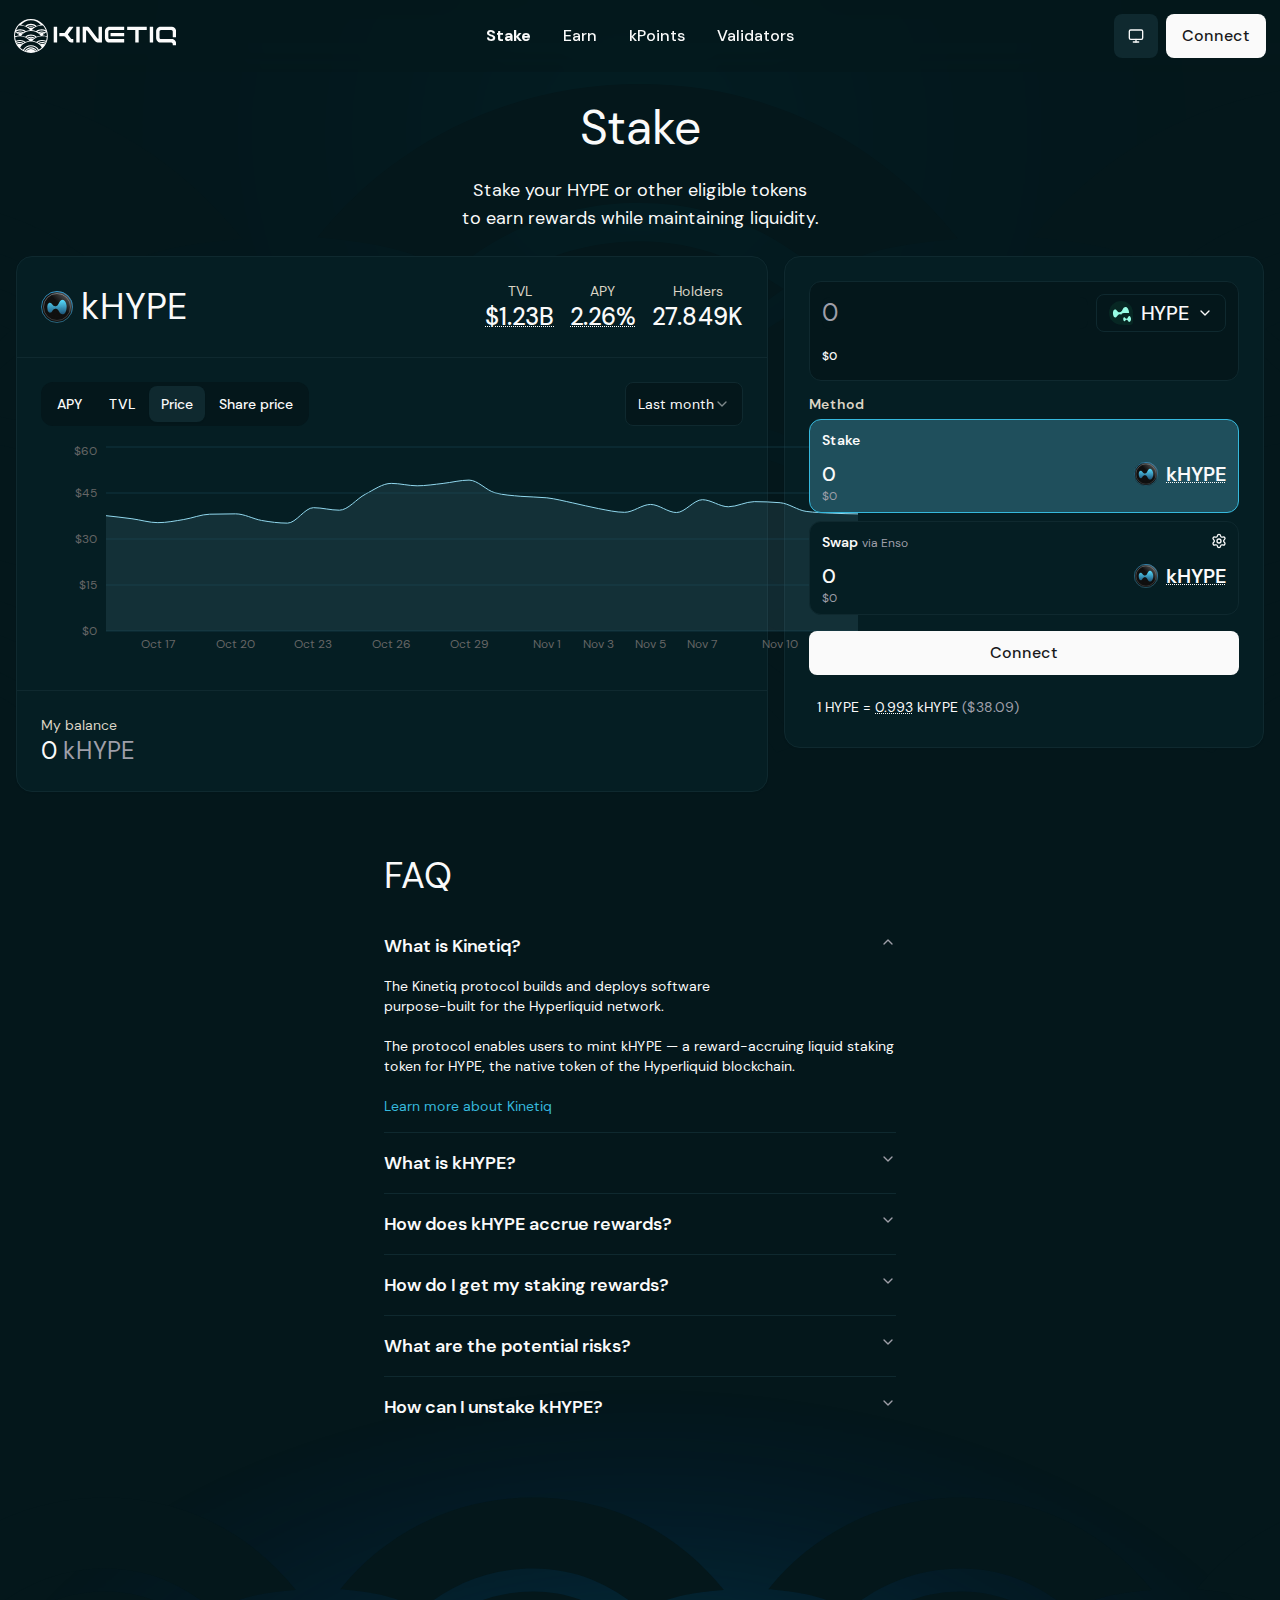
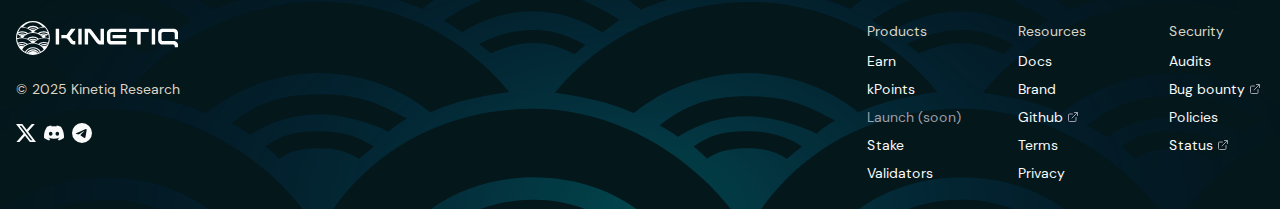
<file: stake/index.html>
<!DOCTYPE html><html class="min-w-[340px] scroll-smooth __variable_9ef920 dark" lang="en" style="color-scheme: dark;" data-scrapbook-source="https://kinetiq.xyz/stake" data-scrapbook-create="20251113230520021"><head><link rel="stylesheet" href="34afac216ac9d0b6.css" data-precedence="next"><style type="text/css">[data-sonner-toaster][dir=ltr],html[dir=ltr]{--toast-icon-margin-start:-3px;--toast-icon-margin-end:4px;--toast-svg-margin-start:-1px;--toast-svg-margin-end:0px;--toast-button-margin-start:auto;--toast-button-margin-end:0;--toast-close-button-start:0;--toast-close-button-end:unset;--toast-close-button-transform:translate(-35%, -35%)}[data-sonner-toaster][dir=rtl],html[dir=rtl]{--toast-icon-margin-start:4px;--toast-icon-margin-end:-3px;--toast-svg-margin-start:0px;--toast-svg-margin-end:-1px;--toast-button-margin-start:0;--toast-button-margin-end:auto;--toast-close-button-start:unset;--toast-close-button-end:0;--toast-close-button-transform:translate(35%, -35%)}[data-sonner-toaster]{position:fixed;width:var(--width);font-family:ui-sans-serif,system-ui,-apple-system,BlinkMacSystemFont,Segoe UI,Roboto,Helvetica Neue,Arial,Noto Sans,sans-serif,Apple Color Emoji,Segoe UI Emoji,Segoe UI Symbol,Noto Color Emoji;--gray1:hsl(0, 0%, 99%);--gray2:hsl(0, 0%, 97.3%);--gray3:hsl(0, 0%, 95.1%);--gray4:hsl(0, 0%, 93%);--gray5:hsl(0, 0%, 90.9%);--gray6:hsl(0, 0%, 88.7%);--gray7:hsl(0, 0%, 85.8%);--gray8:hsl(0, 0%, 78%);--gray9:hsl(0, 0%, 56.1%);--gray10:hsl(0, 0%, 52.3%);--gray11:hsl(0, 0%, 43.5%);--gray12:hsl(0, 0%, 9%);--border-radius:8px;box-sizing:border-box;padding:0;margin:0;list-style:none;outline:0;z-index:999999999;transition:transform .4s ease}@media (hover:none) and (pointer:coarse){[data-sonner-toaster][data-lifted=true]{transform:none}}[data-sonner-toaster][data-x-position=right]{right:var(--offset-right)}[data-sonner-toaster][data-x-position=left]{left:var(--offset-left)}[data-sonner-toaster][data-x-position=center]{left:50%;transform:translateX(-50%)}[data-sonner-toaster][data-y-position=top]{top:var(--offset-top)}[data-sonner-toaster][data-y-position=bottom]{bottom:var(--offset-bottom)}[data-sonner-toast]{--y:translateY(100%);--lift-amount:calc(var(--lift) * var(--gap));z-index:var(--z-index);position:absolute;opacity:0;transform:var(--y);touch-action:none;transition:transform .4s,opacity .4s,height .4s,box-shadow .2s;box-sizing:border-box;outline:0;overflow-wrap:anywhere}[data-sonner-toast][data-styled=true]{padding:16px;background:var(--normal-bg);border:1px solid var(--normal-border);color:var(--normal-text);border-radius:var(--border-radius);box-shadow:0 4px 12px rgba(0,0,0,.1);width:var(--width);font-size:13px;display:flex;align-items:center;gap:6px}[data-sonner-toast]:focus-visible{box-shadow:0 4px 12px rgba(0,0,0,.1),0 0 0 2px rgba(0,0,0,.2)}[data-sonner-toast][data-y-position=top]{top:0;--y:translateY(-100%);--lift:1;--lift-amount:calc(1 * var(--gap))}[data-sonner-toast][data-y-position=bottom]{bottom:0;--y:translateY(100%);--lift:-1;--lift-amount:calc(var(--lift) * var(--gap))}[data-sonner-toast][data-styled=true] [data-description]{font-weight:400;line-height:1.4;color:#3f3f3f}[data-rich-colors=true][data-sonner-toast][data-styled=true] [data-description]{color:inherit}[data-sonner-toaster][data-sonner-theme=dark] [data-description]{color:#e8e8e8}[data-sonner-toast][data-styled=true] [data-title]{font-weight:500;line-height:1.5;color:inherit}[data-sonner-toast][data-styled=true] [data-icon]{display:flex;height:16px;width:16px;position:relative;justify-content:flex-start;align-items:center;flex-shrink:0;margin-left:var(--toast-icon-margin-start);margin-right:var(--toast-icon-margin-end)}[data-sonner-toast][data-promise=true] [data-icon]>svg{opacity:0;transform:scale(.8);transform-origin:center;animation:sonner-fade-in .3s ease forwards}[data-sonner-toast][data-styled=true] [data-icon]>*{flex-shrink:0}[data-sonner-toast][data-styled=true] [data-icon] svg{margin-left:var(--toast-svg-margin-start);margin-right:var(--toast-svg-margin-end)}[data-sonner-toast][data-styled=true] [data-content]{display:flex;flex-direction:column;gap:2px}[data-sonner-toast][data-styled=true] [data-button]{border-radius:4px;padding-left:8px;padding-right:8px;height:24px;font-size:12px;color:var(--normal-bg);background:var(--normal-text);margin-left:var(--toast-button-margin-start);margin-right:var(--toast-button-margin-end);border:none;font-weight:500;cursor:pointer;outline:0;display:flex;align-items:center;flex-shrink:0;transition:opacity .4s,box-shadow .2s}[data-sonner-toast][data-styled=true] [data-button]:focus-visible{box-shadow:0 0 0 2px rgba(0,0,0,.4)}[data-sonner-toast][data-styled=true] [data-button]:first-of-type{margin-left:var(--toast-button-margin-start);margin-right:var(--toast-button-margin-end)}[data-sonner-toast][data-styled=true] [data-cancel]{color:var(--normal-text);background:rgba(0,0,0,.08)}[data-sonner-toaster][data-sonner-theme=dark] [data-sonner-toast][data-styled=true] [data-cancel]{background:rgba(255,255,255,.3)}[data-sonner-toast][data-styled=true] [data-close-button]{position:absolute;left:var(--toast-close-button-start);right:var(--toast-close-button-end);top:0;height:20px;width:20px;display:flex;justify-content:center;align-items:center;padding:0;color:var(--gray12);background:var(--normal-bg);border:1px solid var(--gray4);transform:var(--toast-close-button-transform);border-radius:50%;cursor:pointer;z-index:1;transition:opacity .1s,background .2s,border-color .2s}[data-sonner-toast][data-styled=true] [data-close-button]:focus-visible{box-shadow:0 4px 12px rgba(0,0,0,.1),0 0 0 2px rgba(0,0,0,.2)}[data-sonner-toast][data-styled=true] [data-disabled=true]{cursor:not-allowed}[data-sonner-toast][data-styled=true]:hover [data-close-button]:hover{background:var(--gray2);border-color:var(--gray5)}[data-sonner-toast][data-swiping=true]::before{content:'';position:absolute;left:-100%;right:-100%;height:100%;z-index:-1}[data-sonner-toast][data-y-position=top][data-swiping=true]::before{bottom:50%;transform:scaleY(3) translateY(50%)}[data-sonner-toast][data-y-position=bottom][data-swiping=true]::before{top:50%;transform:scaleY(3) translateY(-50%)}[data-sonner-toast][data-swiping=false][data-removed=true]::before{content:'';position:absolute;inset:0;transform:scaleY(2)}[data-sonner-toast][data-expanded=true]::after{content:'';position:absolute;left:0;height:calc(var(--gap) + 1px);bottom:100%;width:100%}[data-sonner-toast][data-mounted=true]{--y:translateY(0);opacity:1}[data-sonner-toast][data-expanded=false][data-front=false]{--scale:var(--toasts-before) * 0.05 + 1;--y:translateY(calc(var(--lift-amount) * var(--toasts-before))) scale(calc(-1 * var(--scale)));height:var(--front-toast-height)}[data-sonner-toast]>*{transition:opacity .4s}[data-sonner-toast][data-x-position=right]{right:0}[data-sonner-toast][data-x-position=left]{left:0}[data-sonner-toast][data-expanded=false][data-front=false][data-styled=true]>*{opacity:0}[data-sonner-toast][data-visible=false]{opacity:0;pointer-events:none}[data-sonner-toast][data-mounted=true][data-expanded=true]{--y:translateY(calc(var(--lift) * var(--offset)));height:var(--initial-height)}[data-sonner-toast][data-removed=true][data-front=true][data-swipe-out=false]{--y:translateY(calc(var(--lift) * -100%));opacity:0}[data-sonner-toast][data-removed=true][data-front=false][data-swipe-out=false][data-expanded=true]{--y:translateY(calc(var(--lift) * var(--offset) + var(--lift) * -100%));opacity:0}[data-sonner-toast][data-removed=true][data-front=false][data-swipe-out=false][data-expanded=false]{--y:translateY(40%);opacity:0;transition:transform .5s,opacity .2s}[data-sonner-toast][data-removed=true][data-front=false]::before{height:calc(var(--initial-height) + 20%)}[data-sonner-toast][data-swiping=true]{transform:var(--y) translateY(var(--swipe-amount-y,0)) translateX(var(--swipe-amount-x,0));transition:none}[data-sonner-toast][data-swiped=true]{user-select:none}[data-sonner-toast][data-swipe-out=true][data-y-position=bottom],[data-sonner-toast][data-swipe-out=true][data-y-position=top]{animation-duration:.2s;animation-timing-function:ease-out;animation-fill-mode:forwards}[data-sonner-toast][data-swipe-out=true][data-swipe-direction=left]{animation-name:swipe-out-left}[data-sonner-toast][data-swipe-out=true][data-swipe-direction=right]{animation-name:swipe-out-right}[data-sonner-toast][data-swipe-out=true][data-swipe-direction=up]{animation-name:swipe-out-up}[data-sonner-toast][data-swipe-out=true][data-swipe-direction=down]{animation-name:swipe-out-down}@keyframes swipe-out-left{from{transform:var(--y) translateX(var(--swipe-amount-x));opacity:1}to{transform:var(--y) translateX(calc(var(--swipe-amount-x) - 100%));opacity:0}}@keyframes swipe-out-right{from{transform:var(--y) translateX(var(--swipe-amount-x));opacity:1}to{transform:var(--y) translateX(calc(var(--swipe-amount-x) + 100%));opacity:0}}@keyframes swipe-out-up{from{transform:var(--y) translateY(var(--swipe-amount-y));opacity:1}to{transform:var(--y) translateY(calc(var(--swipe-amount-y) - 100%));opacity:0}}@keyframes swipe-out-down{from{transform:var(--y) translateY(var(--swipe-amount-y));opacity:1}to{transform:var(--y) translateY(calc(var(--swipe-amount-y) + 100%));opacity:0}}@media (max-width:600px){[data-sonner-toaster]{position:fixed;right:var(--mobile-offset-right);left:var(--mobile-offset-left);width:100%}[data-sonner-toaster][dir=rtl]{left:calc(var(--mobile-offset-left) * -1)}[data-sonner-toaster] [data-sonner-toast]{left:0;right:0;width:calc(100% - var(--mobile-offset-left) * 2)}[data-sonner-toaster][data-x-position=left]{left:var(--mobile-offset-left)}[data-sonner-toaster][data-y-position=bottom]{bottom:var(--mobile-offset-bottom)}[data-sonner-toaster][data-y-position=top]{top:var(--mobile-offset-top)}[data-sonner-toaster][data-x-position=center]{left:var(--mobile-offset-left);right:var(--mobile-offset-right);transform:none}}[data-sonner-toaster][data-sonner-theme=light]{--normal-bg:#fff;--normal-border:var(--gray4);--normal-text:var(--gray12);--success-bg:hsl(143, 85%, 96%);--success-border:hsl(145, 92%, 87%);--success-text:hsl(140, 100%, 27%);--info-bg:hsl(208, 100%, 97%);--info-border:hsl(221, 91%, 93%);--info-text:hsl(210, 92%, 45%);--warning-bg:hsl(49, 100%, 97%);--warning-border:hsl(49, 91%, 84%);--warning-text:hsl(31, 92%, 45%);--error-bg:hsl(359, 100%, 97%);--error-border:hsl(359, 100%, 94%);--error-text:hsl(360, 100%, 45%)}[data-sonner-toaster][data-sonner-theme=light] [data-sonner-toast][data-invert=true]{--normal-bg:#000;--normal-border:hsl(0, 0%, 20%);--normal-text:var(--gray1)}[data-sonner-toaster][data-sonner-theme=dark] [data-sonner-toast][data-invert=true]{--normal-bg:#fff;--normal-border:var(--gray3);--normal-text:var(--gray12)}[data-sonner-toaster][data-sonner-theme=dark]{--normal-bg:#000;--normal-bg-hover:hsl(0, 0%, 12%);--normal-border:hsl(0, 0%, 20%);--normal-border-hover:hsl(0, 0%, 25%);--normal-text:var(--gray1);--success-bg:hsl(150, 100%, 6%);--success-border:hsl(147, 100%, 12%);--success-text:hsl(150, 86%, 65%);--info-bg:hsl(215, 100%, 6%);--info-border:hsl(223, 43%, 17%);--info-text:hsl(216, 87%, 65%);--warning-bg:hsl(64, 100%, 6%);--warning-border:hsl(60, 100%, 9%);--warning-text:hsl(46, 87%, 65%);--error-bg:hsl(358, 76%, 10%);--error-border:hsl(357, 89%, 16%);--error-text:hsl(358, 100%, 81%)}[data-sonner-toaster][data-sonner-theme=dark] [data-sonner-toast] [data-close-button]{background:var(--normal-bg);border-color:var(--normal-border);color:var(--normal-text)}[data-sonner-toaster][data-sonner-theme=dark] [data-sonner-toast] [data-close-button]:hover{background:var(--normal-bg-hover);border-color:var(--normal-border-hover)}[data-rich-colors=true][data-sonner-toast][data-type=success]{background:var(--success-bg);border-color:var(--success-border);color:var(--success-text)}[data-rich-colors=true][data-sonner-toast][data-type=success] [data-close-button]{background:var(--success-bg);border-color:var(--success-border);color:var(--success-text)}[data-rich-colors=true][data-sonner-toast][data-type=info]{background:var(--info-bg);border-color:var(--info-border);color:var(--info-text)}[data-rich-colors=true][data-sonner-toast][data-type=info] [data-close-button]{background:var(--info-bg);border-color:var(--info-border);color:var(--info-text)}[data-rich-colors=true][data-sonner-toast][data-type=warning]{background:var(--warning-bg);border-color:var(--warning-border);color:var(--warning-text)}[data-rich-colors=true][data-sonner-toast][data-type=warning] [data-close-button]{background:var(--warning-bg);border-color:var(--warning-border);color:var(--warning-text)}[data-rich-colors=true][data-sonner-toast][data-type=error]{background:var(--error-bg);border-color:var(--error-border);color:var(--error-text)}[data-rich-colors=true][data-sonner-toast][data-type=error] [data-close-button]{background:var(--error-bg);border-color:var(--error-border);color:var(--error-text)}.sonner-loading-wrapper{--size:16px;height:var(--size);width:var(--size);position:absolute;inset:0;z-index:10}.sonner-loading-wrapper[data-visible=false]{transform-origin:center;animation:sonner-fade-out .2s ease forwards}.sonner-spinner{position:relative;top:50%;left:50%;height:var(--size);width:var(--size)}.sonner-loading-bar{animation:sonner-spin 1.2s linear infinite;background:var(--gray11);border-radius:6px;height:8%;left:-10%;position:absolute;top:-3.9%;width:24%}.sonner-loading-bar:first-child{animation-delay:-1.2s;transform:rotate(.0001deg) translate(146%)}.sonner-loading-bar:nth-child(2){animation-delay:-1.1s;transform:rotate(30deg) translate(146%)}.sonner-loading-bar:nth-child(3){animation-delay:-1s;transform:rotate(60deg) translate(146%)}.sonner-loading-bar:nth-child(4){animation-delay:-.9s;transform:rotate(90deg) translate(146%)}.sonner-loading-bar:nth-child(5){animation-delay:-.8s;transform:rotate(120deg) translate(146%)}.sonner-loading-bar:nth-child(6){animation-delay:-.7s;transform:rotate(150deg) translate(146%)}.sonner-loading-bar:nth-child(7){animation-delay:-.6s;transform:rotate(180deg) translate(146%)}.sonner-loading-bar:nth-child(8){animation-delay:-.5s;transform:rotate(210deg) translate(146%)}.sonner-loading-bar:nth-child(9){animation-delay:-.4s;transform:rotate(240deg) translate(146%)}.sonner-loading-bar:nth-child(10){animation-delay:-.3s;transform:rotate(270deg) translate(146%)}.sonner-loading-bar:nth-child(11){animation-delay:-.2s;transform:rotate(300deg) translate(146%)}.sonner-loading-bar:nth-child(12){animation-delay:-.1s;transform:rotate(330deg) translate(146%)}@keyframes sonner-fade-in{0%{opacity:0;transform:scale(.8)}100%{opacity:1;transform:scale(1)}}@keyframes sonner-fade-out{0%{opacity:1;transform:scale(1)}100%{opacity:0;transform:scale(.8)}}@keyframes sonner-spin{0%{opacity:1}100%{opacity:.15}}@media (prefers-reduced-motion){.sonner-loading-bar,[data-sonner-toast],[data-sonner-toast]>*{transition:none!important;animation:none!important}}.sonner-loader{position:absolute;top:50%;left:50%;transform:translate(-50%,-50%);transform-origin:center;transition:opacity .2s,transform .2s}.sonner-loader[data-visible=false]{opacity:0;transform:scale(.8) translate(-50%,-50%)}</style><style type="text/css">@layer dynamic-sdk-styles{#argent-mobile-modal-overlay,iframe[src*="wallet-dev.blocto.app"],iframe[src*="wallet-staging.blocto.app"],iframe[src*="wallet-testnet.blocto.app"],iframe[src*="wallet.blocto.app"]{z-index:2147483647!important}iframe[id*=dyn-passkey-recovery-element-id],iframe[id*=dyn-secure-enclave-element-id]{display:none!important}#pera-wallet-connect-modal-wrapper{position:relative;z-index:2147483647!important}@font-face{font-display:swap;font-family:DM Sans;font-style:normal;font-weight:400;src:url("dm-sans-latin-400-normal.woff2") format("woff2"),url("dm-sans-latin-400-normal.woff") format("woff")}@font-face{font-display:swap;font-family:DM Sans;font-style:italic;font-weight:400;src:url("dm-sans-latin-400-italic.woff2") format("woff2"),url("dm-sans-latin-400-italic.woff") format("woff")}@font-face{font-display:swap;font-family:DM Sans;font-style:normal;font-weight:500;src:url("dm-sans-latin-500-normal.woff2") format("woff2"),url("dm-sans-latin-500-normal.woff") format("woff")}@font-face{font-display:swap;font-family:DM Sans;font-style:italic;font-weight:500;src:url("dm-sans-latin-500-italic.woff2") format("woff2"),url("dm-sans-latin-500-italic.woff") format("woff")}@font-face{font-display:swap;font-family:DM Sans;font-style:normal;font-weight:700;src:url("dm-sans-latin-700-normal.woff2") format("woff2"),url("dm-sans-latin-700-normal.woff") format("woff")}@font-face{font-display:swap;font-family:DM Sans;font-style:italic;font-weight:700;src:url("dm-sans-latin-700-italic.woff2") format("woff2"),url("dm-sans-latin-700-italic.woff") format("woff")}@layer light-theme-default{:root{--dynamic-font-family-primary:"DM Sans",sans-serif;--dynamic-font-family-numbers:"Roboto Mono",monospace,sans-serif;--dynamic-base-1:#f7f7f9;--dynamic-base-2:#fff;--dynamic-base-3:#eeeef1;--dynamic-base-4:#e7e8ed;--dynamic-brand-hover-color:linear-gradient(0deg,rgba(0,0,0,.08),rgba(0,0,0,.08)),#4779ff;--dynamic-brand-primary-color:#4779ff;--dynamic-brand-secondary-color:rgba(71,121,255,.15);--dynamic-success-1:#30a67b;--dynamic-success-2:#e3f7ef;--dynamic-border-radius:1.5rem;--dynamic-hover:rgba(22,37,77,.03);--dynamic-info-2:rgba(71,121,255,.1);--dynamic-error-1:#ff4646;--dynamic-error-2:#ffe3e3;--dynamic-alert-1:#dd8500;--dynamic-alert-2:#faedd9;--dynamic-footer-background-color:#fff;--dynamic-footer-text-color:#383c48;--dynamic-footer-icon-color:#4779ff;--dynamic-loading-animation-gradient:linear-gradient(90deg,hsla(0,0%,100%,0),hsla(0,0%,100%,.2) 20%,hsla(0,0%,100%,.5) 60%,hsla(0,0%,100%,0));--dynamic-overlay:rgba(24,27,34,.15);--dynamic-shadow-down-1:0 0.0625rem 0.125rem rgba(24,39,75,.04);--dynamic-shadow-down-2:0 0.75rem 1.25rem -0.375rem rgba(24,39,75,.02),0 1rem 1.625rem -0.25rem rgba(24,39,75,.04);--dynamic-shadow-down-3:0 1.5rem 2rem -1.5rem rgba(0,0,0,.24);--dynamic-shadow-up-1:0 -0.5rem 3rem -0.5rem rgba(109,121,165,.16);--dynamic-text-link:#0047ff;--dynamic-text-primary:#383c48;--dynamic-text-secondary:#7b7d86;--dynamic-text-size-body-mini:0.6875rem;--dynamic-text-size-body-normal:0.9375rem;--dynamic-text-size-body-small:0.75rem;--dynamic-text-size-button-primary:0.875rem;--dynamic-text-size-button-secondary:0.75rem;--dynamic-text-size-numbers-display:1.875rem;--dynamic-text-size-numbers-big:0.875rem;--dynamic-text-size-numbers-medium:0.75rem;--dynamic-text-size-title:1.125rem;--dynamic-text-tertiary:#abacb2;--dynamic-badge-background:#eeeef1;--dynamic-badge-color:#7b7d86;--dynamic-badge-primary-background:#e3f7ef;--dynamic-badge-primary-color:#30a67b;--dynamic-badge-dot-background:#4779ff;--dynamic-search-bar-background:#fff;--dynamic-search-bar-background-hover:#fff;--dynamic-search-bar-background-focus:#fff;--dynamic-search-bar-border:0.0625rem solid #eeeef1;--dynamic-search-bar-border-hover:0.0625rem solid #e7e8ed;--dynamic-search-bar-border-focus:0.0625rem solid #e7e8ed;--dynamic-modal-border: ;--dynamic-modal-width:22.5rem;--dynamic-modal-padding:1.5rem;--dynamic-modal-backdrop-background:rgba(0,0,0,.25);--dynamic-modal-backdrop-filter:blur(4px);--dynamic-wallet-list-tile-padding:0.75rem;--dynamic-wallet-list-tile-gap:0.375rem;--dynamic-wallet-list-max-height:16.25rem;--dynamic-wallet-list-tile-background:#fff;--dynamic-wallet-list-tile-border: ;--dynamic-wallet-list-tile-shadow:0 0.0625rem 0.125rem rgba(24,39,75,.04);--dynamic-wallet-list-tile-background-hover:#fff;--dynamic-wallet-list-tile-border-hover: ;--dynamic-wallet-list-tile-shadow-hover:0 0.75rem 1.25rem -0.375rem rgba(24,39,75,.02),0 1rem 1.625rem -0.25rem rgba(24,39,75,.04);--dynamic-wallet-list-tile-animation-duration:150ms;--dynamic-tooltip-color:#383c48;--dynamic-tooltip-text-color:#fff;--dynamic-initial-view-content-padding:0rem 1.5rem 1.5rem;--dynamic-button-primary-hover:#fff;--dynamic-button-primary-background:#fff;--dynamic-button-primary-font-size:0.875rem;--dynamic-button-primary-padding:0;--dynamic-button-primary-border:0.0625rem solid #e7e8ed;--dynamic-button-shadow:0px 2px 3px 0px rgba(24,39,75,.08);--dynamic-button-secondary-hover:#f7f8fa;--dynamic-button-secondary-background:transparent;--dynamic-button-secondary-font-size:0.75rem;--dynamic-button-secondary-padding:0;--dynamic-button-secondary-border:0.0625rem solid transparent;--dynamic-connect-button-background:#fff;--dynamic-connect-button-background-hover:#fff;--dynamic-connect-button-color:#383c48;--dynamic-connect-button-border:0.0625rem solid #e7e8ed;--dynamic-connect-button-shadow:0px 2px 3px 0px rgba(24,39,75,.08);--dynamic-connect-button-color-hover:#383c48;--dynamic-connect-button-border-hover:0.0625rem solid #e7e8ed;--dynamic-connect-button-shadow-hover:0 0.75rem 1.25rem -0.375rem rgba(24,39,75,.02),0 1rem 1.625rem -0.25rem rgba(24,39,75,.04);--dynamic-search-padding:0 1.5rem 0.5rem;--dynamic-layout-content-padding:0 1.5rem 1.5rem;--dynamic-layout-content-error-padding:1.5rem 1.5rem 1.5rem;--dynamic-footer-border-top:0.0625rem solid #e7e8ed;--dynamic-footer-padding:0.75rem 1.5rem 0.75rem;--dynamic-footer-background:transparent;--dynamic-header-border-bottom:1px solid transparent;--dynamic-header-padding:1.5rem 1.5rem 1.25rem;--dynamic-header-background:transparent}:root [data-dynamic-theme-brand=bold],:root[data-dynamic-theme-brand=bold]{--dynamic-footer-text-color:#fff;--dynamic-footer-icon-color:rgba(247,247,249,.75);--dynamic-footer-arrow-color:rgba(247,247,249,.75)}:root [data-dynamic-theme-brand=subtle],:root[data-dynamic-theme-brand=subtle]{--dynamic-footer-arrow-color:#abacb2}@media (prefers-color-scheme:light){:root [data-dynamic-theme=auto]{--dynamic-font-family-primary:"DM Sans",sans-serif;--dynamic-font-family-numbers:"Roboto Mono",monospace,sans-serif;--dynamic-base-1:#f7f7f9;--dynamic-base-2:#fff;--dynamic-base-3:#eeeef1;--dynamic-base-4:#e7e8ed;--dynamic-brand-hover-color:linear-gradient(0deg,rgba(0,0,0,.08),rgba(0,0,0,.08)),#4779ff;--dynamic-brand-primary-color:#4779ff;--dynamic-brand-secondary-color:rgba(71,121,255,.15);--dynamic-success-1:#30a67b;--dynamic-success-2:#e3f7ef;--dynamic-border-radius:1.5rem;--dynamic-hover:rgba(22,37,77,.03);--dynamic-info-2:rgba(71,121,255,.1);--dynamic-error-1:#ff4646;--dynamic-error-2:#ffe3e3;--dynamic-alert-1:#dd8500;--dynamic-alert-2:#faedd9;--dynamic-footer-background-color:#fff;--dynamic-footer-text-color:#383c48;--dynamic-footer-icon-color:#4779ff;--dynamic-loading-animation-gradient:linear-gradient(90deg,hsla(0,0%,100%,0),hsla(0,0%,100%,.2) 20%,hsla(0,0%,100%,.5) 60%,hsla(0,0%,100%,0));--dynamic-overlay:rgba(24,27,34,.15);--dynamic-shadow-down-1:0 0.0625rem 0.125rem rgba(24,39,75,.04);--dynamic-shadow-down-2:0 0.75rem 1.25rem -0.375rem rgba(24,39,75,.02),0 1rem 1.625rem -0.25rem rgba(24,39,75,.04);--dynamic-shadow-down-3:0 1.5rem 2rem -1.5rem rgba(0,0,0,.24);--dynamic-shadow-up-1:0 -0.5rem 3rem -0.5rem rgba(109,121,165,.16);--dynamic-text-link:#0047ff;--dynamic-text-primary:#383c48;--dynamic-text-secondary:#7b7d86;--dynamic-text-size-body-mini:0.6875rem;--dynamic-text-size-body-normal:0.9375rem;--dynamic-text-size-body-small:0.75rem;--dynamic-text-size-button-primary:0.875rem;--dynamic-text-size-button-secondary:0.75rem;--dynamic-text-size-numbers-display:1.875rem;--dynamic-text-size-numbers-big:0.875rem;--dynamic-text-size-numbers-medium:0.75rem;--dynamic-text-size-title:1.125rem;--dynamic-text-tertiary:#abacb2;--dynamic-badge-background:#eeeef1;--dynamic-badge-color:#7b7d86;--dynamic-badge-primary-background:#e3f7ef;--dynamic-badge-primary-color:#30a67b;--dynamic-badge-dot-background:#4779ff;--dynamic-search-bar-background:#fff;--dynamic-search-bar-background-hover:#fff;--dynamic-search-bar-background-focus:#fff;--dynamic-search-bar-border:0.0625rem solid #eeeef1;--dynamic-search-bar-border-hover:0.0625rem solid #e7e8ed;--dynamic-search-bar-border-focus:0.0625rem solid #e7e8ed;--dynamic-modal-border: ;--dynamic-modal-width:22.5rem;--dynamic-modal-padding:1.5rem;--dynamic-modal-backdrop-background:rgba(0,0,0,.25);--dynamic-modal-backdrop-filter:blur(4px);--dynamic-wallet-list-tile-padding:0.75rem;--dynamic-wallet-list-tile-gap:0.375rem;--dynamic-wallet-list-max-height:16.25rem;--dynamic-wallet-list-tile-background:#fff;--dynamic-wallet-list-tile-border: ;--dynamic-wallet-list-tile-shadow:0 0.0625rem 0.125rem rgba(24,39,75,.04);--dynamic-wallet-list-tile-background-hover:#fff;--dynamic-wallet-list-tile-border-hover: ;--dynamic-wallet-list-tile-shadow-hover:0 0.75rem 1.25rem -0.375rem rgba(24,39,75,.02),0 1rem 1.625rem -0.25rem rgba(24,39,75,.04);--dynamic-wallet-list-tile-animation-duration:150ms;--dynamic-tooltip-color:#383c48;--dynamic-tooltip-text-color:#fff;--dynamic-initial-view-content-padding:0rem 1.5rem 1.5rem;--dynamic-button-primary-hover:#fff;--dynamic-button-primary-background:#fff;--dynamic-button-primary-font-size:0.875rem;--dynamic-button-primary-padding:0;--dynamic-button-primary-border:0.0625rem solid #e7e8ed;--dynamic-button-shadow:0px 2px 3px 0px rgba(24,39,75,.08);--dynamic-button-secondary-hover:#f7f8fa;--dynamic-button-secondary-background:transparent;--dynamic-button-secondary-font-size:0.75rem;--dynamic-button-secondary-padding:0;--dynamic-button-secondary-border:0.0625rem solid transparent;--dynamic-connect-button-background:#fff;--dynamic-connect-button-background-hover:#fff;--dynamic-connect-button-color:#383c48;--dynamic-connect-button-border:0.0625rem solid #e7e8ed;--dynamic-connect-button-shadow:0px 2px 3px 0px rgba(24,39,75,.08);--dynamic-connect-button-color-hover:#383c48;--dynamic-connect-button-border-hover:0.0625rem solid #e7e8ed;--dynamic-connect-button-shadow-hover:0 0.75rem 1.25rem -0.375rem rgba(24,39,75,.02),0 1rem 1.625rem -0.25rem rgba(24,39,75,.04);--dynamic-search-padding:0 1.5rem 0.5rem;--dynamic-layout-content-padding:0 1.5rem 1.5rem;--dynamic-layout-content-error-padding:1.5rem 1.5rem 1.5rem;--dynamic-footer-border-top:0.0625rem solid #e7e8ed;--dynamic-footer-padding:0.75rem 1.5rem 0.75rem;--dynamic-footer-background:transparent;--dynamic-header-border-bottom:1px solid transparent;--dynamic-header-padding:1.5rem 1.5rem 1.25rem;--dynamic-header-background:transparent}:root [data-dynamic-theme=auto] [data-dynamic-theme-brand=bold],:root [data-dynamic-theme=auto][data-dynamic-theme-brand=bold]{--dynamic-footer-text-color:#fff;--dynamic-footer-icon-color:rgba(247,247,249,.75);--dynamic-footer-arrow-color:rgba(247,247,249,.75)}:root [data-dynamic-theme=auto] [data-dynamic-theme-brand=subtle],:root [data-dynamic-theme=auto][data-dynamic-theme-brand=subtle]{--dynamic-footer-arrow-color:#abacb2}}:root [data-dynamic-theme=light]{--dynamic-font-family-primary:"DM Sans",sans-serif;--dynamic-font-family-numbers:"Roboto Mono",monospace,sans-serif;--dynamic-base-1:#f7f7f9;--dynamic-base-2:#fff;--dynamic-base-3:#eeeef1;--dynamic-base-4:#e7e8ed;--dynamic-brand-hover-color:linear-gradient(0deg,rgba(0,0,0,.08),rgba(0,0,0,.08)),#4779ff;--dynamic-brand-primary-color:#4779ff;--dynamic-brand-secondary-color:rgba(71,121,255,.15);--dynamic-success-1:#30a67b;--dynamic-success-2:#e3f7ef;--dynamic-border-radius:1.5rem;--dynamic-hover:rgba(22,37,77,.03);--dynamic-info-2:rgba(71,121,255,.1);--dynamic-error-1:#ff4646;--dynamic-error-2:#ffe3e3;--dynamic-alert-1:#dd8500;--dynamic-alert-2:#faedd9;--dynamic-footer-background-color:#fff;--dynamic-footer-text-color:#383c48;--dynamic-footer-icon-color:#4779ff;--dynamic-loading-animation-gradient:linear-gradient(90deg,hsla(0,0%,100%,0),hsla(0,0%,100%,.2) 20%,hsla(0,0%,100%,.5) 60%,hsla(0,0%,100%,0));--dynamic-overlay:rgba(24,27,34,.15);--dynamic-shadow-down-1:0 0.0625rem 0.125rem rgba(24,39,75,.04);--dynamic-shadow-down-2:0 0.75rem 1.25rem -0.375rem rgba(24,39,75,.02),0 1rem 1.625rem -0.25rem rgba(24,39,75,.04);--dynamic-shadow-down-3:0 1.5rem 2rem -1.5rem rgba(0,0,0,.24);--dynamic-shadow-up-1:0 -0.5rem 3rem -0.5rem rgba(109,121,165,.16);--dynamic-text-link:#0047ff;--dynamic-text-primary:#383c48;--dynamic-text-secondary:#7b7d86;--dynamic-text-size-body-mini:0.6875rem;--dynamic-text-size-body-normal:0.9375rem;--dynamic-text-size-body-small:0.75rem;--dynamic-text-size-button-primary:0.875rem;--dynamic-text-size-button-secondary:0.75rem;--dynamic-text-size-numbers-display:1.875rem;--dynamic-text-size-numbers-big:0.875rem;--dynamic-text-size-numbers-medium:0.75rem;--dynamic-text-size-title:1.125rem;--dynamic-text-tertiary:#abacb2;--dynamic-badge-background:#eeeef1;--dynamic-badge-color:#7b7d86;--dynamic-badge-primary-background:#e3f7ef;--dynamic-badge-primary-color:#30a67b;--dynamic-badge-dot-background:#4779ff;--dynamic-search-bar-background:#fff;--dynamic-search-bar-background-hover:#fff;--dynamic-search-bar-background-focus:#fff;--dynamic-search-bar-border:0.0625rem solid #eeeef1;--dynamic-search-bar-border-hover:0.0625rem solid #e7e8ed;--dynamic-search-bar-border-focus:0.0625rem solid #e7e8ed;--dynamic-modal-border: ;--dynamic-modal-width:22.5rem;--dynamic-modal-padding:1.5rem;--dynamic-modal-backdrop-background:rgba(0,0,0,.25);--dynamic-modal-backdrop-filter:blur(4px);--dynamic-wallet-list-tile-padding:0.75rem;--dynamic-wallet-list-tile-gap:0.375rem;--dynamic-wallet-list-max-height:16.25rem;--dynamic-wallet-list-tile-background:#fff;--dynamic-wallet-list-tile-border: ;--dynamic-wallet-list-tile-shadow:0 0.0625rem 0.125rem rgba(24,39,75,.04);--dynamic-wallet-list-tile-background-hover:#fff;--dynamic-wallet-list-tile-border-hover: ;--dynamic-wallet-list-tile-shadow-hover:0 0.75rem 1.25rem -0.375rem rgba(24,39,75,.02),0 1rem 1.625rem -0.25rem rgba(24,39,75,.04);--dynamic-wallet-list-tile-animation-duration:150ms;--dynamic-tooltip-color:#383c48;--dynamic-tooltip-text-color:#fff;--dynamic-initial-view-content-padding:0rem 1.5rem 1.5rem;--dynamic-button-primary-hover:#fff;--dynamic-button-primary-background:#fff;--dynamic-button-primary-font-size:0.875rem;--dynamic-button-primary-padding:0;--dynamic-button-primary-border:0.0625rem solid #e7e8ed;--dynamic-button-shadow:0px 2px 3px 0px rgba(24,39,75,.08);--dynamic-button-secondary-hover:#f7f8fa;--dynamic-button-secondary-background:transparent;--dynamic-button-secondary-font-size:0.75rem;--dynamic-button-secondary-padding:0;--dynamic-button-secondary-border:0.0625rem solid transparent;--dynamic-connect-button-background:#fff;--dynamic-connect-button-background-hover:#fff;--dynamic-connect-button-color:#383c48;--dynamic-connect-button-border:0.0625rem solid #e7e8ed;--dynamic-connect-button-shadow:0px 2px 3px 0px rgba(24,39,75,.08);--dynamic-connect-button-color-hover:#383c48;--dynamic-connect-button-border-hover:0.0625rem solid #e7e8ed;--dynamic-connect-button-shadow-hover:0 0.75rem 1.25rem -0.375rem rgba(24,39,75,.02),0 1rem 1.625rem -0.25rem rgba(24,39,75,.04);--dynamic-search-padding:0 1.5rem 0.5rem;--dynamic-layout-content-padding:0 1.5rem 1.5rem;--dynamic-layout-content-error-padding:1.5rem 1.5rem 1.5rem;--dynamic-footer-border-top:0.0625rem solid #e7e8ed;--dynamic-footer-padding:0.75rem 1.5rem 0.75rem;--dynamic-footer-background:transparent;--dynamic-header-border-bottom:1px solid transparent;--dynamic-header-padding:1.5rem 1.5rem 1.25rem;--dynamic-header-background:transparent}:root [data-dynamic-theme=light] [data-dynamic-theme-brand=bold],:root [data-dynamic-theme=light][data-dynamic-theme-brand=bold]{--dynamic-footer-text-color:#fff;--dynamic-footer-icon-color:rgba(247,247,249,.75);--dynamic-footer-arrow-color:rgba(247,247,249,.75)}:root [data-dynamic-theme=light] [data-dynamic-theme-brand=subtle],:root [data-dynamic-theme=light][data-dynamic-theme-brand=subtle]{--dynamic-footer-arrow-color:#abacb2}}@layer dark-theme-default{@media (prefers-color-scheme:dark){:root [data-dynamic-theme=auto]{--dynamic-font-family-primary:"DM Sans",sans-serif;--dynamic-font-family-numbers:"Roboto Mono",monospace,sans-serif;--dynamic-base-1:#0c0e13;--dynamic-base-2:#1b1d22;--dynamic-base-3:#24272e;--dynamic-base-4:#282b33;--dynamic-brand-hover-color:linear-gradient(0deg,rgba(0,0,0,.08),rgba(0,0,0,.08)),#4779ff;--dynamic-brand-primary-color:#4779ff;--dynamic-brand-secondary-color:rgba(71,121,255,.15);--dynamic-success-1:#79ffcf;--dynamic-success-2:#192d2c;--dynamic-border-radius:1.5rem;--dynamic-hover:hsla(0,0%,100%,.1);--dynamic-error-1:#ff6a6a;--dynamic-error-2:hsla(0,100%,71%,.2);--dynamic-alert-1:#e2a140;--dynamic-alert-2:#2b2621;--dynamic-footer-background-color:#0c0e13;--dynamic-footer-text-color:#fbfcff;--dynamic-footer-icon-color:#4779ff;--dynamic-loading-animation-gradient:linear-gradient(90deg,hsla(0,0%,100%,0),hsla(0,0%,100%,.01) 20%,hsla(0,0%,100%,.05) 60%,hsla(0,0%,100%,0));--dynamic-overlay:rgba(0,0,0,.25);--dynamic-shadow-down-1:0 0.0625rem 0.125rem rgba(24,39,75,.04);--dynamic-shadow-down-2:0 0.75rem 1.25rem -0.375rem rgba(24,39,75,.02),0 1rem 1.625rem -0.25rem rgba(24,39,75,.04);--dynamic-shadow-down-3:0 1.5rem 2rem -1.5rem rgba(0,0,0,.24);--dynamic-shadow-up-1:0 -0.5rem 3rem -0.5rem rgba(109,121,165,.16);--dynamic-text-link:#69a5ff;--dynamic-text-primary:#fbfcff;--dynamic-text-secondary:#a8aab0;--dynamic-text-size-body-mini:0.6875rem;--dynamic-text-size-body-normal:0.9375rem;--dynamic-text-size-body-small:0.75rem;--dynamic-text-size-button-primary:0.875rem;--dynamic-text-size-button-secondary:0.75rem;--dynamic-text-size-numbers-big:0.875rem;--dynamic-text-size-numbers-medium:0.75rem;--dynamic-text-size-title:1.125rem;--dynamic-text-tertiary:#6f7177;--dynamic-badge-background:#24272e;--dynamic-badge-color:#a8aab0;--dynamic-badge-dot-background:#4779ff;--dynamic-badge-primary-background:#192d2c;--dynamic-badge-primary-color:#79ffcf;--dynamic-search-bar-background:#1b1d22;--dynamic-search-bar-background-hover:#1b1d22;--dynamic-search-bar-background-focus:#1b1d22;--dynamic-search-bar-border:0.0625rem solid #24272e;--dynamic-search-bar-border-hover:0.0625rem solid #282b33;--dynamic-search-bar-border-focus:0.0625rem solid #282b33;--dynamic-modal-border: ;--dynamic-modal-width:22.5rem;--dynamic-modal-padding:1.5rem;--dynamic-modal-backdrop-background:rgba(0,0,0,.25);--dynamic-modal-backdrop-filter:blur(4px);--dynamic-wallet-list-tile-padding:0.75rem;--dynamic-wallet-list-tile-gap:0.375rem;--dynamic-wallet-list-max-height:16.25rem;--dynamic-wallet-list-tile-background:#24272e;--dynamic-wallet-list-tile-border: ;--dynamic-wallet-list-tile-shadow:0 0.0625rem 0.125rem rgba(24,39,75,.04);--dynamic-wallet-list-tile-background-hover:#282b33;--dynamic-wallet-list-tile-border-hover: ;--dynamic-wallet-list-tile-shadow-hover:0 0.75rem 1.25rem -0.375rem rgba(24,39,75,.02),0 1rem 1.625rem -0.25rem rgba(24,39,75,.04);--dynamic-wallet-list-tile-animation-duration:150ms;--dynamic-tooltip-color:#fbfcff;--dynamic-tooltip-text-color:#0c0e13;--dynamic-initial-view-content-padding:0rem 1.5rem 1.5rem;--dynamic-button-primary-hover:#1b1d22;--dynamic-button-primary-background:#1b1d22;--dynamic-button-primary-font-size:0.875rem;--dynamic-button-primary-padding:0;--dynamic-button-primary-border:0.0625rem solid #282b33;--dynamic-button-shadow:0px 2px 3px 0px rgba(24,39,75,.08);--dynamic-button-secondary-hover:#1a1c21;--dynamic-button-secondary-background:transparent;--dynamic-button-secondary-font-size:0.75rem;--dynamic-button-secondary-padding:0;--dynamic-button-secondary-border:0.0625rem solid transparent;--dynamic-connect-button-background:#1b1d22;--dynamic-connect-button-background-hover:#1b1d22;--dynamic-connect-button-color:#fbfcff;--dynamic-connect-button-border:0.0625rem solid #282b33;--dynamic-connect-button-shadow:0px 2px 3px 0px rgba(24,39,75,.08);--dynamic-connect-button-color-hover:#fbfcff;--dynamic-connect-button-border-hover:0.0625rem solid #282b33;--dynamic-connect-button-shadow-hover:0 0.75rem 1.25rem -0.375rem rgba(24,39,75,.02),0 1rem 1.625rem -0.25rem rgba(24,39,75,.04);--dynamic-search-padding:0 1.5rem 0.5rem;--dynamic-layout-content-padding:0 1.5rem 1.5rem;--dynamic-layout-content-error-padding:1.5rem 1.5rem 1.5rem;--dynamic-footer-border-top:0.0625rem solid #282b33;--dynamic-footer-padding:0.75rem 1.5rem 0.75rem;--dynamic-footer-background:transparent;--dynamic-header-border-bottom:1px solid transparent;--dynamic-header-padding:1.5rem 1.5rem 1.25rem;--dynamic-header-background:transparent}:root [data-dynamic-theme=auto] [data-dynamic-theme-brand=bold],:root [data-dynamic-theme=auto][data-dynamic-theme-brand=bold]{--dynamic-footer-text-color:#fbfcff;--dynamic-footer-icon-color:rgba(247,247,249,.75);--dynamic-footer-arrow-color:rgba(247,247,249,.75)}:root [data-dynamic-theme=auto] [data-dynamic-theme-brand=subtle],:root [data-dynamic-theme=auto][data-dynamic-theme-brand=subtle]{--dynamic-footer-arrow-color:#6f7177;--dynamic-footer-icon-color:#6f7177}}:root [data-dynamic-theme=dark]{--dynamic-font-family-primary:"DM Sans",sans-serif;--dynamic-font-family-numbers:"Roboto Mono",monospace,sans-serif;--dynamic-base-1:#0c0e13;--dynamic-base-2:#1b1d22;--dynamic-base-3:#24272e;--dynamic-base-4:#282b33;--dynamic-brand-hover-color:linear-gradient(0deg,rgba(0,0,0,.08),rgba(0,0,0,.08)),#4779ff;--dynamic-brand-primary-color:#4779ff;--dynamic-brand-secondary-color:rgba(71,121,255,.15);--dynamic-success-1:#79ffcf;--dynamic-success-2:#192d2c;--dynamic-border-radius:1.5rem;--dynamic-hover:hsla(0,0%,100%,.1);--dynamic-error-1:#ff6a6a;--dynamic-error-2:hsla(0,100%,71%,.2);--dynamic-alert-1:#e2a140;--dynamic-alert-2:#2b2621;--dynamic-footer-background-color:#0c0e13;--dynamic-footer-text-color:#fbfcff;--dynamic-footer-icon-color:#4779ff;--dynamic-loading-animation-gradient:linear-gradient(90deg,hsla(0,0%,100%,0),hsla(0,0%,100%,.01) 20%,hsla(0,0%,100%,.05) 60%,hsla(0,0%,100%,0));--dynamic-overlay:rgba(0,0,0,.25);--dynamic-shadow-down-1:0 0.0625rem 0.125rem rgba(24,39,75,.04);--dynamic-shadow-down-2:0 0.75rem 1.25rem -0.375rem rgba(24,39,75,.02),0 1rem 1.625rem -0.25rem rgba(24,39,75,.04);--dynamic-shadow-down-3:0 1.5rem 2rem -1.5rem rgba(0,0,0,.24);--dynamic-shadow-up-1:0 -0.5rem 3rem -0.5rem rgba(109,121,165,.16);--dynamic-text-link:#69a5ff;--dynamic-text-primary:#fbfcff;--dynamic-text-secondary:#a8aab0;--dynamic-text-size-body-mini:0.6875rem;--dynamic-text-size-body-normal:0.9375rem;--dynamic-text-size-body-small:0.75rem;--dynamic-text-size-button-primary:0.875rem;--dynamic-text-size-button-secondary:0.75rem;--dynamic-text-size-numbers-big:0.875rem;--dynamic-text-size-numbers-medium:0.75rem;--dynamic-text-size-title:1.125rem;--dynamic-text-tertiary:#6f7177;--dynamic-badge-background:#24272e;--dynamic-badge-color:#a8aab0;--dynamic-badge-dot-background:#4779ff;--dynamic-badge-primary-background:#192d2c;--dynamic-badge-primary-color:#79ffcf;--dynamic-search-bar-background:#1b1d22;--dynamic-search-bar-background-hover:#1b1d22;--dynamic-search-bar-background-focus:#1b1d22;--dynamic-search-bar-border:0.0625rem solid #24272e;--dynamic-search-bar-border-hover:0.0625rem solid #282b33;--dynamic-search-bar-border-focus:0.0625rem solid #282b33;--dynamic-modal-border: ;--dynamic-modal-width:22.5rem;--dynamic-modal-padding:1.5rem;--dynamic-modal-backdrop-background:rgba(0,0,0,.25);--dynamic-modal-backdrop-filter:blur(4px);--dynamic-wallet-list-tile-padding:0.75rem;--dynamic-wallet-list-tile-gap:0.375rem;--dynamic-wallet-list-max-height:16.25rem;--dynamic-wallet-list-tile-background:#24272e;--dynamic-wallet-list-tile-border: ;--dynamic-wallet-list-tile-shadow:0 0.0625rem 0.125rem rgba(24,39,75,.04);--dynamic-wallet-list-tile-background-hover:#282b33;--dynamic-wallet-list-tile-border-hover: ;--dynamic-wallet-list-tile-shadow-hover:0 0.75rem 1.25rem -0.375rem rgba(24,39,75,.02),0 1rem 1.625rem -0.25rem rgba(24,39,75,.04);--dynamic-wallet-list-tile-animation-duration:150ms;--dynamic-tooltip-color:#fbfcff;--dynamic-tooltip-text-color:#0c0e13;--dynamic-initial-view-content-padding:0rem 1.5rem 1.5rem;--dynamic-button-primary-hover:#1b1d22;--dynamic-button-primary-background:#1b1d22;--dynamic-button-primary-font-size:0.875rem;--dynamic-button-primary-padding:0;--dynamic-button-primary-border:0.0625rem solid #282b33;--dynamic-button-shadow:0px 2px 3px 0px rgba(24,39,75,.08);--dynamic-button-secondary-hover:#1a1c21;--dynamic-button-secondary-background:transparent;--dynamic-button-secondary-font-size:0.75rem;--dynamic-button-secondary-padding:0;--dynamic-button-secondary-border:0.0625rem solid transparent;--dynamic-connect-button-background:#1b1d22;--dynamic-connect-button-background-hover:#1b1d22;--dynamic-connect-button-color:#fbfcff;--dynamic-connect-button-border:0.0625rem solid #282b33;--dynamic-connect-button-shadow:0px 2px 3px 0px rgba(24,39,75,.08);--dynamic-connect-button-color-hover:#fbfcff;--dynamic-connect-button-border-hover:0.0625rem solid #282b33;--dynamic-connect-button-shadow-hover:0 0.75rem 1.25rem -0.375rem rgba(24,39,75,.02),0 1rem 1.625rem -0.25rem rgba(24,39,75,.04);--dynamic-search-padding:0 1.5rem 0.5rem;--dynamic-layout-content-padding:0 1.5rem 1.5rem;--dynamic-layout-content-error-padding:1.5rem 1.5rem 1.5rem;--dynamic-footer-border-top:0.0625rem solid #282b33;--dynamic-footer-padding:0.75rem 1.5rem 0.75rem;--dynamic-footer-background:transparent;--dynamic-header-border-bottom:1px solid transparent;--dynamic-header-padding:1.5rem 1.5rem 1.25rem;--dynamic-header-background:transparent}:root [data-dynamic-theme=dark] [data-dynamic-theme-brand=bold],:root [data-dynamic-theme=dark][data-dynamic-theme-brand=bold]{--dynamic-footer-text-color:#fbfcff;--dynamic-footer-icon-color:rgba(247,247,249,.75);--dynamic-footer-arrow-color:rgba(247,247,249,.75)}:root [data-dynamic-theme=dark] [data-dynamic-theme-brand=subtle],:root [data-dynamic-theme=dark][data-dynamic-theme-brand=subtle]{--dynamic-footer-arrow-color:#6f7177;--dynamic-footer-icon-color:#6f7177}}.dynamic-shadow-dom{position:relative}#dynamic-tooltips{left:0;position:absolute;top:0}@supports (overflow:clip){.dynamic-no-scroll{overflow:clip}}@supports not (overflow:clip){.dynamic-no-scroll{overflow:hidden}}}</style><link data-source="dynamic-theme-cdn" rel="stylesheet"><style data-source="dynamic-theme">@layer dynamic-project-environment-theme {
  #dynamic-widget, #dynamic-modal, .dynamic-shadow-dom {
    --dynamic-brand-primary-color: #4779FF;
    --dynamic-badge-dot-background: #4779FF;
    --dynamic-footer-background-color: #4779FF;
  }
}</style><meta charset="UTF-8"><meta name="viewport" content="width=device-width, initial-scale=1"><meta name="next-size-adjust" content=""><title>Stake | Kinetiq</title><meta name="description" content="Stake your HYPE or other eligible tokens to earn rewards while maintaining liquidity."><meta name="application-name" content="Kinetiq"><link rel="manifest" href="https://kinetiq.xyz/manifest.webmanifest"><meta property="og:title" content="Stake | Kinetiq"><meta property="og:description" content="Stake your HYPE or other eligible tokens to earn rewards while maintaining liquidity."><meta property="og:image:type" content="image/png"><meta property="og:image:width" content="1200"><meta property="og:image:height" content="630"><meta property="og:image" content="https://kinetiq.xyz/stake/opengraph-image-v7wp50.png?47680587b81bc178"><meta name="twitter:card" content="summary_large_image"><meta name="twitter:title" content="Stake | Kinetiq"><meta name="twitter:description" content="Stake your HYPE or other eligible tokens to earn rewards while maintaining liquidity."><meta name="twitter:image:type" content="image/png"><meta name="twitter:image:width" content="1200"><meta name="twitter:image:height" content="630"><meta name="twitter:image" content="https://kinetiq.xyz/stake/opengraph-image-v7wp50.png?47680587b81bc178"><link rel="icon" href="kinetiq-logomark-dark.svg" media="(prefers-color-scheme: light)" type="image/svg+xml"><link rel="icon" href="kinetiq-logomark-light.svg" media="(prefers-color-scheme: dark)" type="image/svg+xml"><link rel="icon" href="kinetiq-logomark-dark.png" media="(prefers-color-scheme: light)" type="image/png"><link rel="icon" href="kinetiq-logomark-light.png" media="(prefers-color-scheme: dark)" type="image/png"><link rel="icon" href="kinetiq-logomark-light.png" type="image/png"><script data-scrapbook-elem="custom-elements-loader">(function (names) { if (!customElements) { return; } for (const name of names) { customElements.define(name, class CustomElement extends HTMLElement {}); } })(["next-route-announcer"])</script></head><body class="__className_0eeb07 bg-background text-foreground flex min-h-dvh flex-col" data-dynamic-theme="dark" data-dynamic-theme-brand="bold" style=""><div hidden=""></div><div></div><!--$--><!--/$--><header class="bg-header-background/60 sticky top-0 z-40 backdrop-blur-md"><div class="container grid h-full grid-cols-3 items-center gap-2 p-2.5 md:p-3.5"><div class="flex items-center gap-2"><span data-state="closed"><a class="focus-visible:outline-focus rounded-lg hover:underline focus-visible:underline focus-visible:outline-2 focus-visible:outline-offset-1 disabled:pointer-events-none text-accent flex items-center gap-2.5" href="https://kinetiq.xyz/"><div class="md:hidden"><img alt="Kinetiq" width="34" height="34" decoding="async" data-nimg="1" class="hidden dark:block" style="color: transparent;" src="kinetiq-logomark-light.535540b3.svg"><img alt="Kinetiq" width="34" height="34" decoding="async" data-nimg="1" class="dark:hidden" style="color: transparent;" src="kinetiq-logomark-dark.7e5e3739.svg"></div><div class="hidden md:block"><img alt="Kinetiq" width="162" height="34" decoding="async" data-nimg="1" class="hidden dark:block" style="color: transparent;" src="kinetiq-logomark-wordmark-light.4b2efd65.svg"><img alt="Kinetiq" width="162" height="34" decoding="async" data-nimg="1" class="dark:hidden" style="color: transparent;" src="kinetiq-logomark-wordmark-dark.2854c8bf.svg"></div></a></span></div><nav aria-label="Main" data-orientation="horizontal" dir="ltr" class="relative z-10 flex max-w-max flex-1 items-center justify-center justify-self-center"><div style="position: relative;"><ul data-orientation="horizontal" class="flex list-none justify-center items-center" dir="ltr"><li class="hidden lg:list-item"><a class="focus-visible:outline-focus inline-flex cursor-pointer items-center gap-2 whitespace-nowrap transition-colors duration-300 ease-in-out focus-visible:outline-2 focus-visible:outline-offset-1 disabled:cursor-not-allowed disabled:opacity-50 [&amp;_svg]:pointer-events-none [&amp;_svg]:shrink-0 whitespace-nowrap justify-center rounded-lg h-11 min-w-11 px-4 font-bold bg-primary/0 text-foreground hover:bg-primary/5 group-hover:bg-primary/5" href="">Stake</a></li><li class="hidden lg:list-item"><a class="focus-visible:outline-focus inline-flex cursor-pointer items-center gap-2 whitespace-nowrap transition-colors duration-300 ease-in-out focus-visible:outline-2 focus-visible:outline-offset-1 disabled:cursor-not-allowed disabled:opacity-50 [&amp;_svg]:pointer-events-none [&amp;_svg]:shrink-0 whitespace-nowrap justify-center rounded-lg h-11 min-w-11 px-4 font-medium bg-primary/0 text-foreground hover:bg-primary/5 group-hover:bg-primary/5" href="https://kinetiq.xyz/earn">Earn</a></li><li class="hidden lg:list-item"><a class="focus-visible:outline-focus inline-flex cursor-pointer items-center gap-2 whitespace-nowrap transition-colors duration-300 ease-in-out focus-visible:outline-2 focus-visible:outline-offset-1 disabled:cursor-not-allowed disabled:opacity-50 [&amp;_svg]:pointer-events-none [&amp;_svg]:shrink-0 whitespace-nowrap justify-center rounded-lg h-11 min-w-11 px-4 font-medium bg-primary/0 text-foreground hover:bg-primary/5 group-hover:bg-primary/5" href="https://kinetiq.xyz/kpoints">kPoints</a></li><li class="hidden lg:list-item"><a class="focus-visible:outline-focus inline-flex cursor-pointer items-center gap-2 whitespace-nowrap transition-colors duration-300 ease-in-out focus-visible:outline-2 focus-visible:outline-offset-1 disabled:cursor-not-allowed disabled:opacity-50 [&amp;_svg]:pointer-events-none [&amp;_svg]:shrink-0 whitespace-nowrap justify-center rounded-lg h-11 min-w-11 px-4 font-medium bg-primary/0 text-foreground hover:bg-primary/5 group-hover:bg-primary/5" href="https://kinetiq.xyz/validators">Validators</a></li></ul></div><div class="absolute top-full left-0 flex justify-center"></div></nav><div class="flex items-center gap-2 justify-self-end"><button aria-haspopup="dialog" aria-expanded="false" aria-controls="radix-_r_4pp_" data-state="closed" data-slot="popover-trigger" class="focus-visible:outline-focus inline-flex cursor-pointer items-center gap-2 whitespace-nowrap transition-colors duration-300 ease-in-out focus-visible:outline-2 focus-visible:outline-offset-1 disabled:cursor-not-allowed disabled:opacity-50 [&amp;_svg]:pointer-events-none [&amp;_svg]:shrink-0 whitespace-nowrap justify-center rounded-lg size-11 font-medium text-secondary-foreground bg-secondary group-hover:bg-primary/10 hover:bg-primary/10" type="button"><svg xmlns="http://www.w3.org/2000/svg" width="24" height="24" viewBox="0 0 24 24" fill="none" stroke="currentColor" stroke-width="2" stroke-linecap="round" stroke-linejoin="round" class="lucide lucide-monitor size-4" aria-hidden="true"><rect width="20" height="14" x="2" y="3" rx="2"></rect><line x1="8" x2="16" y1="21" y2="21"></line><line x1="12" x2="12" y1="17" y2="21"></line></svg></button><button aria-haspopup="dialog" aria-expanded="false" aria-controls="radix-_r_50v_" data-state="closed" class="focus-visible:outline-focus inline-flex cursor-pointer items-center gap-2 whitespace-nowrap transition-colors duration-300 ease-in-out focus-visible:outline-2 focus-visible:outline-offset-1 disabled:cursor-not-allowed disabled:opacity-50 [&amp;_svg]:pointer-events-none [&amp;_svg]:shrink-0 whitespace-nowrap justify-center rounded-lg h-11 min-w-11 px-4 font-medium bg-primary text-primary-foreground group-hover:bg-primary/80 hover:bg-primary/80" type="button">Connect</button><button aria-haspopup="dialog" aria-expanded="false" aria-controls="radix-_r_4pq_" data-state="closed" data-slot="popover-trigger" aria-label="Open menu" class="focus-visible:outline-focus inline-flex cursor-pointer items-center gap-2 whitespace-nowrap transition-colors duration-300 ease-in-out focus-visible:outline-2 focus-visible:outline-offset-1 disabled:cursor-not-allowed disabled:opacity-50 [&amp;_svg]:pointer-events-none [&amp;_svg]:shrink-0 whitespace-nowrap justify-center rounded-lg size-11 font-medium bg-primary/0 text-foreground hover:bg-primary/5 group-hover:bg-primary/5 relative -mr-2 lg:hidden" type="button"><svg xmlns="http://www.w3.org/2000/svg" width="24" height="24" viewBox="0 0 24 24" fill="none" stroke="currentColor" stroke-width="2" stroke-linecap="round" stroke-linejoin="round" class="lucide lucide-menu absolute transition-all duration-300 ease-in-out scale-100 rotate-0 opacity-100" aria-hidden="true"><path d="M4 5h16"></path><path d="M4 12h16"></path><path d="M4 19h16"></path></svg><svg xmlns="http://www.w3.org/2000/svg" width="24" height="24" viewBox="0 0 24 24" fill="none" stroke="currentColor" stroke-width="2" stroke-linecap="round" stroke-linejoin="round" class="lucide lucide-x absolute transition-all duration-300 ease-in-out scale-0 -rotate-90 opacity-0" aria-hidden="true"><path d="M18 6 6 18"></path><path d="m6 6 12 12"></path></svg></button></div></div></header><img aria-hidden="true" alt="" width="1440" height="745" decoding="async" data-nimg="1" class="hidden dark:block pointer-events-none absolute top-2 left-1/2 z-[1] min-w-[1440px] -translate-x-1/2 opacity-15" style="color: transparent;" src="hero-bg-dark.6b3f8062.svg"><img aria-hidden="true" alt="" width="1440" height="745" decoding="async" data-nimg="1" class="dark:hidden pointer-events-none absolute top-2 left-1/2 z-[1] min-w-[1440px] -translate-x-1/2 opacity-15" style="color: transparent;" src="hero-bg-light.46e56c0a.svg"><main class="relative z-10 w-full grow overflow-x-clip overflow-y-visible"><div class="container mx-auto grow px-2.5 py-6 sm:px-3 sm:py-7 md:px-4 md:py-8"><section class="mx-auto max-w-md"><h1 class="group text-4xl md:text-5xl mb-6 mx-auto text-center">Stake</h1><p class="mx-auto max-w-2xl text-center text-lg text-balance">Stake your HYPE or other eligible tokens to earn rewards while maintaining liquidity.</p></section><section class="grid gap-4 lg:grid-cols-[1fr_30rem] mt-6"><div><div class="text-card-foreground bg-card shadow-xs border border-card-border rounded-2xl"><div class="p-4 md:p-6"><form class="relative z-10 w-full space-y-4" novalidate=""><div class="bg-input border-input-border rounded-xl border p-3"><div class="flex items-center gap-2 relative"><input inputmode="decimal" aria-describedby="_r_4pt_-form-item-description" aria-invalid="false" id="_r_4pt_-form-item" autocomplete="off" placeholder="0" min="0" pattern="[0-9\.,]*" step="0.0001" class="bg-input placeholder:text-muted focus-visible:outline-focus flex w-full rounded-lg focus-visible:outline-2 focus-visible:outline-offset-1 disabled:cursor-not-allowed disabled:opacity-50 border-input-border text-2xl" type="text" value="" name="amountIn"><button data-testid="token-selector-trigger" aria-haspopup="dialog" aria-expanded="false" aria-controls="radix-_r_4pu_" data-state="closed" class="focus-visible:outline-focus inline-flex cursor-pointer items-center gap-2 whitespace-nowrap transition-colors duration-300 ease-in-out focus-visible:outline-2 focus-visible:outline-offset-1 disabled:cursor-not-allowed disabled:opacity-50 [&amp;_svg]:pointer-events-none [&amp;_svg]:shrink-0 whitespace-nowrap justify-center rounded-lg h-[38px] min-w-[38px] px-3 text-sm font-medium relative after:absolute after:left-1/2 after:top-1/2 after:h-full after:min-h-11 after:w-full after:min-w-11 after:-translate-x-1/2 after:-translate-y-1/2 after:content-[&quot;&quot;] text-foreground border border-input-border group-hover:bg-primary/10 hover:bg-primary/10 group max-w-40 shrink-0" type="button"><div class="flex min-w-0 items-center gap-2"><div class="relative"><img alt="" aria-hidden="true" loading="lazy" width="24" height="24" decoding="async" data-nimg="1" class="shrink-0" style="color: transparent;" src="hype.svg"><img alt="" aria-hidden="true" loading="lazy" width="12" height="12" decoding="async" data-nimg="1" class="absolute right-0 bottom-0" style="color: transparent;" src="hyperevm.svg"></div><span data-testid="token-selector-selected-token-symbol" class="overflow-hidden text-xl text-ellipsis whitespace-nowrap">HYPE</span></div><svg xmlns="http://www.w3.org/2000/svg" width="24" height="24" viewBox="0 0 24 24" fill="none" stroke="currentColor" stroke-width="2" stroke-linecap="round" stroke-linejoin="round" class="lucide lucide-chevron-down size-4 shrink-0 transition duration-200 group-data-[state=open]:rotate-180" aria-hidden="true"><path d="m6 9 6 6 6-6"></path></svg></button><style>
@keyframes kinetiq-pop-in-top {
    0% { 
      transform: translateY(73px);
    }
    100% { 
      transform: translateY(0px);
    }
  }
  @keyframes kinetiq-pop-out-top {
    0% { 
      transform: translateY(0px);
    }
    100% { 
      transform: translateY(73px);
    }
  }
  </style></div><div class="mt-3 flex items-center justify-between"><div class="flex items-center gap-1"><span class="text-xs font-medium">$0</span></div><div class="flex items-center gap-1"><div class="h-6"></div></div></div></div><div class=""><div class="space-y-2"><div class="flex items-center justify-between gap-4"><label for="method" class="text-sm leading-none font-medium peer-disabled:cursor-not-allowed peer-disabled:opacity-70 text-warm block text-sm font-semibold">Method</label></div><div role="radiogroup" aria-required="false" dir="ltr" class="space-y-2" data-slot="radio-group" aria-describedby="_r_4q1_-form-item-description" aria-invalid="false" id="_r_4q1_-form-item" tabindex="0" style="outline: none;"><div class=""><button type="button" role="radio" aria-checked="true" data-state="checked" value="contracts" class="border-input-border bg-radio-group focus-visible:outline-focus data-[state=checked]:bg-radio-group-active data-[state=checked]:border-radio-group-border-active hover:bg-radio-group-active/50 relative h-full w-full cursor-pointer rounded-xl border px-3 py-2 text-start transition-colors duration-300 ease-in-out focus-visible:outline-2 focus-visible:outline-offset-1 disabled:cursor-not-allowed disabled:opacity-50" data-slot="radio-group-item" tabindex="-1" data-radix-collection-item=""><div class="flex items-center gap-2"><p><span class="text-sm font-semibold">Stake</span></p></div><div class="mt-2 flex justify-between"><div><span data-testid="amountOut" class="text-xl font-medium">0</span><span data-testid="usdOut" class="text-muted block text-xs">$0</span></div><div><div role="button" data-state="closed" aria-label="kHYPE" class="flex items-center gap-2 cursor-pointer focus-visible:outline-focus focus-visible:outline-2 focus-visible:outline-offset-1 relative after:absolute after:top-1/2 after:left-1/2 after:h-full after:min-h-11 after:w-full after:min-w-11 after:-translate-x-1/2 after:-translate-y-1/2 after:content-[&quot;&quot;] underline decoration-dotted decoration-[0.5px] underline-offset-1 shrink-0"><img alt="" aria-hidden="true" loading="lazy" width="24" height="24" decoding="async" data-nimg="1" class="shrink-0" style="color: transparent;" src="khype.svg"> <span class="text-xl font-semibold">kHYPE</span></div><div class="flex justify-end"></div></div></div></button><input aria-hidden="true" style="transform: translateX(-100%); position: absolute; pointer-events: none; opacity: 0; margin: 0px; width: 430px; height: 94px;" tabindex="-1" type="radio" value="contracts" checked=""></div><div class="relative"><button type="button" role="radio" aria-checked="false" data-state="unchecked" value="enso" class="border-input-border bg-radio-group focus-visible:outline-focus data-[state=checked]:bg-radio-group-active data-[state=checked]:border-radio-group-border-active hover:bg-radio-group-active/50 relative h-full w-full cursor-pointer rounded-xl border px-3 py-2 text-start transition-colors duration-300 ease-in-out focus-visible:outline-2 focus-visible:outline-offset-1 disabled:cursor-not-allowed disabled:opacity-50" data-slot="radio-group-item" tabindex="-1" data-radix-collection-item=""><div class="flex items-center gap-2"><p><span class="text-sm font-semibold">Swap</span> <span class="text-muted text-xs">via Enso</span></p></div><div class="mt-2 flex justify-between"><div><span data-testid="amountOut" class="text-xl font-medium">0</span><span data-testid="usdOut" class="text-muted block text-xs">$0</span></div><div><div role="button" data-state="closed" aria-label="kHYPE" class="flex items-center gap-2 cursor-pointer focus-visible:outline-focus focus-visible:outline-2 focus-visible:outline-offset-1 relative after:absolute after:top-1/2 after:left-1/2 after:h-full after:min-h-11 after:w-full after:min-w-11 after:-translate-x-1/2 after:-translate-y-1/2 after:content-[&quot;&quot;] underline decoration-dotted decoration-[0.5px] underline-offset-1 shrink-0"><img alt="" aria-hidden="true" loading="lazy" width="24" height="24" decoding="async" data-nimg="1" class="shrink-0" style="color: transparent;" src="khype.svg"> <span class="text-xl font-semibold">kHYPE</span></div><div class="flex justify-end"></div></div></div></button><input aria-hidden="true" style="transform: translateX(-100%); position: absolute; pointer-events: none; opacity: 0; margin: 0px; width: 430px; height: 94px;" tabindex="-1" type="radio" value="enso"><div class="absolute top-1 right-1"><button aria-haspopup="dialog" aria-expanded="false" aria-controls="radix-_r_4q8_" data-state="closed" data-slot="popover-trigger" class="focus-visible:outline-focus inline-flex cursor-pointer items-center gap-2 whitespace-nowrap transition-colors duration-300 ease-in-out focus-visible:outline-2 focus-visible:outline-offset-1 disabled:cursor-not-allowed disabled:opacity-50 [&amp;_svg]:pointer-events-none [&amp;_svg]:shrink-0 whitespace-nowrap justify-center rounded-lg size-8 font-medium relative after:absolute after:left-1/2 after:top-1/2 after:h-full after:min-h-11 after:w-full after:min-w-11 after:-translate-x-1/2 after:-translate-y-1/2 after:content-[&quot;&quot;] bg-primary/0 text-foreground hover:bg-primary/5 group-hover:bg-primary/5" type="button"><svg xmlns="http://www.w3.org/2000/svg" width="24" height="24" viewBox="0 0 24 24" fill="none" stroke="currentColor" stroke-width="2" stroke-linecap="round" stroke-linejoin="round" class="lucide lucide-settings size-4" aria-hidden="true"><path d="M9.671 4.136a2.34 2.34 0 0 1 4.659 0 2.34 2.34 0 0 0 3.319 1.915 2.34 2.34 0 0 1 2.33 4.033 2.34 2.34 0 0 0 0 3.831 2.34 2.34 0 0 1-2.33 4.033 2.34 2.34 0 0 0-3.319 1.915 2.34 2.34 0 0 1-4.659 0 2.34 2.34 0 0 0-3.32-1.915 2.34 2.34 0 0 1-2.33-4.033 2.34 2.34 0 0 0 0-3.831A2.34 2.34 0 0 1 6.35 6.051a2.34 2.34 0 0 0 3.319-1.915"></path><circle cx="12" cy="12" r="3"></circle></svg></button></div></div></div></div></div><button aria-haspopup="dialog" aria-expanded="false" aria-controls="radix-_r_512_" data-state="closed" class="focus-visible:outline-focus inline-flex cursor-pointer items-center gap-2 whitespace-nowrap transition-colors duration-300 ease-in-out focus-visible:outline-2 focus-visible:outline-offset-1 disabled:cursor-not-allowed disabled:opacity-50 [&amp;_svg]:pointer-events-none [&amp;_svg]:shrink-0 whitespace-nowrap justify-center rounded-lg h-11 min-w-11 px-4 font-medium bg-primary text-primary-foreground group-hover:bg-primary/80 hover:bg-primary/80 w-full" type="button">Connect</button><button aria-label="Switch the exchange rate order" class="focus-visible:outline-focus inline-flex cursor-pointer items-center gap-2 whitespace-nowrap transition-colors duration-300 ease-in-out focus-visible:outline-2 focus-visible:outline-offset-1 disabled:cursor-not-allowed disabled:opacity-50 [&amp;_svg]:pointer-events-none [&amp;_svg]:shrink-0 whitespace-nowrap justify-center rounded-lg h-8 min-w-8 px-2 text-sm relative after:absolute after:left-1/2 after:top-1/2 after:h-full after:min-h-11 after:w-full after:min-w-11 after:-translate-x-1/2 after:-translate-y-1/2 after:content-[&quot;&quot;] bg-primary/0 text-foreground hover:bg-primary/5 group-hover:bg-primary/5" type="button"><div class="relative z-10" data-testid="exchangeRate">1 <span>HYPE</span> = <span data-state="closed" data-testid="amountOut" class="cursor-pointer focus-visible:outline-focus focus-visible:outline-2 focus-visible:outline-offset-1 relative after:absolute after:top-1/2 after:left-1/2 after:h-full after:min-h-11 after:w-full after:min-w-11 after:-translate-x-1/2 after:-translate-y-1/2 after:content-[&quot;&quot;] underline decoration-dotted decoration-[0.5px] underline-offset-1">0.993</span> <span>kHYPE</span> <span class="text-muted">(<span data-testid="usdOut">$38.09</span>)</span></div></button></form><div class="relative -z-1"><style>
@keyframes double-bounce {
  0% { 
    transform: translate(0%, 0) scale(0.2) rotate(0deg);
    filter: drop-shadow(0 0 0 rgba(0, 0, 0, 0));
  }
  20% { 
    transform: translate(0%, 300px) scale(0.7) rotate(5deg);
    filter: drop-shadow(0 10px 5px rgba(0, 0, 0, 0.2));
  }
  40% { 
    transform: translate(0%, 240px) scale(1.2) rotate(-5deg);
    filter: drop-shadow(0 5px 3px rgba(0, 0, 0, 0.15));
  }
  60% { 
    transform: translate(0%, 300px) scale(0.85) rotate(3deg);
    filter: drop-shadow(0 8px 4px rgba(0, 0, 0, 0.18));
  }
  80% { 
    transform: translate(0%, 240px) scale(1.05) rotate(-2deg);
    filter: drop-shadow(0 6px 3px rgba(0, 0, 0, 0.16));
  }
  100% { 
    transform: translate(0%, 300px) scale(1) rotate(0deg);
    filter: drop-shadow(0 4px 2px rgba(0, 0, 0, 0.05));
  }
}

@keyframes pull-up {
  0% { 
    transform: translate(0%, 240px) scale(1) rotate(0deg);
    filter: drop-shadow(0 4px 2px rgba(0, 0, 0, 0.1));
  }
  75% { 
    transform: translate(0%, 180px) scale(0.2) rotate(0deg);
    filter: drop-shadow(0 4px 2px rgba(0, 0, 0, 0.1));
  }
  100% { 
    transform: translate(0%, 0) scale(0) rotate(0deg);
    filter: drop-shadow(0 0 0 rgba(0, 0, 0, 0));
  }
}
</style><img alt="" aria-hidden="true" loading="lazy" width="300" height="279" decoding="async" data-nimg="1" class="absolute -top-10 left-1/2 -translate-x-1/2 -translate-y-full select-none" style="color: transparent;" src="knuts.820cd758.svg"></div></div></div></div><section class="space-y-10 lg:order-first"><div class="text-card-foreground bg-card shadow-xs border border-card-border rounded-2xl"><div class="p-4 md:p-6 border-input-border flex flex-wrap justify-between gap-4 border-b"><div class="flex items-center gap-2"><img alt="kHYPE" loading="lazy" width="32" height="32" decoding="async" data-nimg="1" style="color: transparent;" src="khype.svg"><h2 class="group text-3xl md:text-4xl">kHYPE</h2></div><div class="flex flex-wrap gap-4 max-md:w-full max-md:justify-between" data-testid="details"><div><div class="text-warm text-sm text-center">TVL</div><button data-state="closed" class="cursor-pointer focus-visible:outline-focus focus-visible:outline-2 focus-visible:outline-offset-1 relative after:absolute after:top-1/2 after:left-1/2 after:h-full after:min-h-11 after:w-full after:min-w-11 after:-translate-x-1/2 after:-translate-y-1/2 after:content-[&quot;&quot;] rounded-lg underline decoration-dotted decoration-[0.5px] underline-offset-1"><span class="block text-center text-xl font-medium sm:text-2xl">$1.23B</span></button></div><div><div class="text-warm text-sm text-center">APY</div><span data-state="closed" class="cursor-pointer focus-visible:outline-focus focus-visible:outline-2 focus-visible:outline-offset-1 relative after:absolute after:top-1/2 after:left-1/2 after:h-full after:min-h-11 after:w-full after:min-w-11 after:-translate-x-1/2 after:-translate-y-1/2 after:content-[&quot;&quot;] underline decoration-dotted decoration-[0.5px] underline-offset-1 block text-center text-xl font-medium sm:text-2xl block text-center text-xl font-medium sm:text-2xl">2.26%</span></div><div><div class="text-warm text-sm text-center">Holders</div><span class="block text-center text-xl font-medium sm:text-2xl">27.849K</span></div></div></div><div class="p-4 md:p-6 space-y-4"><div class="flex flex-wrap items-center justify-between gap-4"><div dir="ltr" data-orientation="horizontal" class="shrink-0"><div role="tablist" aria-orientation="horizontal" class="bg-tabs-bg inline-flex items-center justify-center rounded-xl p-1 grid grid-cols-4 gap-0.5" tabindex="0" data-orientation="horizontal" style="outline: none;"><button type="button" role="tab" aria-selected="false" aria-controls="_r_4qe_" data-state="inactive" id="radix-_r_4qf_-trigger-apy" class="focus-visible:outline-focus data-[state=active]:bg-tabs-trigger inline-flex h-9 cursor-pointer items-center justify-center rounded-lg px-3 py-1.5 text-sm font-medium whitespace-nowrap transition-all focus-visible:outline-2 focus-visible:outline-offset-1 disabled:pointer-events-none disabled:opacity-50 data-[state=active]:shadow-xs relative w-full after:absolute after:top-1/2 after:left-1/2 after:h-full after:min-h-11 after:w-full after:min-w-11 after:-translate-x-1/2 after:-translate-y-1/2 after:content-[&quot;&quot;]" tabindex="-1" data-orientation="horizontal" data-radix-collection-item="">APY</button><button type="button" role="tab" aria-selected="false" aria-controls="_r_4qe_" data-state="inactive" id="radix-_r_4qf_-trigger-tvl" class="focus-visible:outline-focus data-[state=active]:bg-tabs-trigger inline-flex h-9 cursor-pointer items-center justify-center rounded-lg px-3 py-1.5 text-sm font-medium whitespace-nowrap transition-all focus-visible:outline-2 focus-visible:outline-offset-1 disabled:pointer-events-none disabled:opacity-50 data-[state=active]:shadow-xs relative w-full after:absolute after:top-1/2 after:left-1/2 after:h-full after:min-h-11 after:w-full after:min-w-11 after:-translate-x-1/2 after:-translate-y-1/2 after:content-[&quot;&quot;]" tabindex="-1" data-orientation="horizontal" data-radix-collection-item="">TVL</button><button type="button" role="tab" aria-selected="true" aria-controls="_r_4qe_" data-state="active" id="radix-_r_4qf_-trigger-price" class="focus-visible:outline-focus data-[state=active]:bg-tabs-trigger inline-flex h-9 cursor-pointer items-center justify-center rounded-lg px-3 py-1.5 text-sm font-medium whitespace-nowrap transition-all focus-visible:outline-2 focus-visible:outline-offset-1 disabled:pointer-events-none disabled:opacity-50 data-[state=active]:shadow-xs relative w-full after:absolute after:top-1/2 after:left-1/2 after:h-full after:min-h-11 after:w-full after:min-w-11 after:-translate-x-1/2 after:-translate-y-1/2 after:content-[&quot;&quot;]" tabindex="-1" data-orientation="horizontal" data-radix-collection-item="">Price</button><button type="button" role="tab" aria-selected="false" aria-controls="_r_4qe_" data-state="inactive" id="radix-_r_4qf_-trigger-sharePrice" class="focus-visible:outline-focus data-[state=active]:bg-tabs-trigger inline-flex h-9 cursor-pointer items-center justify-center rounded-lg px-3 py-1.5 text-sm font-medium whitespace-nowrap transition-all focus-visible:outline-2 focus-visible:outline-offset-1 disabled:pointer-events-none disabled:opacity-50 data-[state=active]:shadow-xs relative w-full after:absolute after:top-1/2 after:left-1/2 after:h-full after:min-h-11 after:w-full after:min-w-11 after:-translate-x-1/2 after:-translate-y-1/2 after:content-[&quot;&quot;]" tabindex="-1" data-orientation="horizontal" data-radix-collection-item="">Share price</button></div></div><div><button type="button" role="combobox" aria-controls="radix-_r_4qk_" aria-expanded="false" aria-autocomplete="none" dir="ltr" data-state="closed" aria-label="Duration" class="bg-input placeholder:text-muted focus-visible:outline-focus border-input-border flex h-11 w-full cursor-pointer items-center justify-between rounded-lg border px-3 py-2 text-sm focus-visible:outline-2 focus-visible:outline-offset-1 disabled:cursor-not-allowed disabled:opacity-50 [&amp;&gt;span]:line-clamp-1"><span style="pointer-events: none;">Last month</span><svg xmlns="http://www.w3.org/2000/svg" width="24" height="24" viewBox="0 0 24 24" fill="none" stroke="currentColor" stroke-width="2" stroke-linecap="round" stroke-linejoin="round" class="lucide lucide-chevron-down size-4 opacity-50" aria-hidden="true"><path d="m6 9 6 6 6-6"></path></svg></button></div></div><div class="relative h-40 md:h-48 lg:h-56"><div class="recharts-responsive-container" style="width: 100%; height: 100%; min-width: 0px;"><div style="width: 0px; height: 0px; overflow: visible;"><div width="822" height="224" class="recharts-wrapper" style="position: relative; cursor: default; width: 822px; height: 224px;"><div xmlns="http://www.w3.org/1999/xhtml" tabindex="-1" class="recharts-tooltip-wrapper" style="visibility: hidden; pointer-events: none; position: absolute; top: 0px; left: 0px;"></div><svg id="_r_4qe_" role="application" tabindex="0" class="recharts-surface" width="822" height="224" style="width: 100%; height: 100%; display: block;" viewBox="0 0 822 224"><title></title><desc></desc><defs><clipPath id="recharts37-clip"><rect x="65" y="5" height="184" width="752"></rect></clipPath></defs><g class="recharts-layer recharts-cartesian-axis recharts-xAxis xAxis"><line font-size="12" stroke-width="0" height="30" orientation="bottom" angle="0" x="65" y="189" width="752" class="recharts-cartesian-axis-line" stroke="#666" fill="none" x1="65" y1="189" x2="817" y2="189"></line><g class="recharts-cartesian-axis-ticks"><g class="recharts-layer recharts-cartesian-axis-tick"><line font-size="12" stroke-width="0" height="30" orientation="bottom" angle="0" x="65" y="189" width="752" class="recharts-cartesian-axis-tick-line" stroke="#666" fill="none" x1="116.86206896551724" y1="195" x2="116.86206896551724" y2="189"></line><text font-size="12" stroke-width="0" height="30" orientation="bottom" width="752" stroke="none" x="116.86206896551724" y="197" class="recharts-text recharts-cartesian-axis-tick-value" text-anchor="middle" fill="#666"><tspan x="116.86206896551724" dy="0.71em">Oct 17</tspan></text></g><g class="recharts-layer recharts-cartesian-axis-tick"><line font-size="12" stroke-width="0" height="30" orientation="bottom" angle="0" x="65" y="189" width="752" class="recharts-cartesian-axis-tick-line" stroke="#666" fill="none" x1="194.65517241379308" y1="195" x2="194.65517241379308" y2="189"></line><text font-size="12" stroke-width="0" height="30" orientation="bottom" width="752" stroke="none" x="194.65517241379308" y="197" class="recharts-text recharts-cartesian-axis-tick-value" text-anchor="middle" fill="#666"><tspan x="194.65517241379308" dy="0.71em">Oct 20</tspan></text></g><g class="recharts-layer recharts-cartesian-axis-tick"><line font-size="12" stroke-width="0" height="30" orientation="bottom" angle="0" x="65" y="189" width="752" class="recharts-cartesian-axis-tick-line" stroke="#666" fill="none" x1="272.44827586206895" y1="195" x2="272.44827586206895" y2="189"></line><text font-size="12" stroke-width="0" height="30" orientation="bottom" width="752" stroke="none" x="272.44827586206895" y="197" class="recharts-text recharts-cartesian-axis-tick-value" text-anchor="middle" fill="#666"><tspan x="272.44827586206895" dy="0.71em">Oct 23</tspan></text></g><g class="recharts-layer recharts-cartesian-axis-tick"><line font-size="12" stroke-width="0" height="30" orientation="bottom" angle="0" x="65" y="189" width="752" class="recharts-cartesian-axis-tick-line" stroke="#666" fill="none" x1="350.2413793103448" y1="195" x2="350.2413793103448" y2="189"></line><text font-size="12" stroke-width="0" height="30" orientation="bottom" width="752" stroke="none" x="350.2413793103448" y="197" class="recharts-text recharts-cartesian-axis-tick-value" text-anchor="middle" fill="#666"><tspan x="350.2413793103448" dy="0.71em">Oct 26</tspan></text></g><g class="recharts-layer recharts-cartesian-axis-tick"><line font-size="12" stroke-width="0" height="30" orientation="bottom" angle="0" x="65" y="189" width="752" class="recharts-cartesian-axis-tick-line" stroke="#666" fill="none" x1="428.0344827586207" y1="195" x2="428.0344827586207" y2="189"></line><text font-size="12" stroke-width="0" height="30" orientation="bottom" width="752" stroke="none" x="428.0344827586207" y="197" class="recharts-text recharts-cartesian-axis-tick-value" text-anchor="middle" fill="#666"><tspan x="428.0344827586207" dy="0.71em">Oct 29</tspan></text></g><g class="recharts-layer recharts-cartesian-axis-tick"><line font-size="12" stroke-width="0" height="30" orientation="bottom" angle="0" x="65" y="189" width="752" class="recharts-cartesian-axis-tick-line" stroke="#666" fill="none" x1="505.8275862068965" y1="195" x2="505.8275862068965" y2="189"></line><text font-size="12" stroke-width="0" height="30" orientation="bottom" width="752" stroke="none" x="505.8275862068965" y="197" class="recharts-text recharts-cartesian-axis-tick-value" text-anchor="middle" fill="#666"><tspan x="505.8275862068965" dy="0.71em">Nov 1</tspan></text></g><g class="recharts-layer recharts-cartesian-axis-tick"><line font-size="12" stroke-width="0" height="30" orientation="bottom" angle="0" x="65" y="189" width="752" class="recharts-cartesian-axis-tick-line" stroke="#666" fill="none" x1="557.6896551724137" y1="195" x2="557.6896551724137" y2="189"></line><text font-size="12" stroke-width="0" height="30" orientation="bottom" width="752" stroke="none" x="557.6896551724137" y="197" class="recharts-text recharts-cartesian-axis-tick-value" text-anchor="middle" fill="#666"><tspan x="557.6896551724137" dy="0.71em">Nov 3</tspan></text></g><g class="recharts-layer recharts-cartesian-axis-tick"><line font-size="12" stroke-width="0" height="30" orientation="bottom" angle="0" x="65" y="189" width="752" class="recharts-cartesian-axis-tick-line" stroke="#666" fill="none" x1="609.551724137931" y1="195" x2="609.551724137931" y2="189"></line><text font-size="12" stroke-width="0" height="30" orientation="bottom" width="752" stroke="none" x="609.551724137931" y="197" class="recharts-text recharts-cartesian-axis-tick-value" text-anchor="middle" fill="#666"><tspan x="609.551724137931" dy="0.71em">Nov 5</tspan></text></g><g class="recharts-layer recharts-cartesian-axis-tick"><line font-size="12" stroke-width="0" height="30" orientation="bottom" angle="0" x="65" y="189" width="752" class="recharts-cartesian-axis-tick-line" stroke="#666" fill="none" x1="661.4137931034483" y1="195" x2="661.4137931034483" y2="189"></line><text font-size="12" stroke-width="0" height="30" orientation="bottom" width="752" stroke="none" x="661.4137931034483" y="197" class="recharts-text recharts-cartesian-axis-tick-value" text-anchor="middle" fill="#666"><tspan x="661.4137931034483" dy="0.71em">Nov 7</tspan></text></g><g class="recharts-layer recharts-cartesian-axis-tick"><line font-size="12" stroke-width="0" height="30" orientation="bottom" angle="0" x="65" y="189" width="752" class="recharts-cartesian-axis-tick-line" stroke="#666" fill="none" x1="739.2068965517241" y1="195" x2="739.2068965517241" y2="189"></line><text font-size="12" stroke-width="0" height="30" orientation="bottom" width="752" stroke="none" x="739.2068965517241" y="197" class="recharts-text recharts-cartesian-axis-tick-value" text-anchor="middle" fill="#666"><tspan x="739.2068965517241" dy="0.71em">Nov 10</tspan></text></g><g class="recharts-layer recharts-cartesian-axis-tick"><line font-size="12" stroke-width="0" height="30" orientation="bottom" angle="0" x="65" y="189" width="752" class="recharts-cartesian-axis-tick-line" stroke="#666" fill="none" x1="817" y1="195" x2="817" y2="189"></line><text font-size="12" stroke-width="0" height="30" orientation="bottom" width="752" stroke="none" x="804.2583312988281" y="197" class="recharts-text recharts-cartesian-axis-tick-value" text-anchor="middle" fill="#666"><tspan x="804.2583312988281" dy="0.71em">Nov 13</tspan></text></g></g></g><g class="recharts-layer recharts-cartesian-axis recharts-yAxis yAxis"><line font-size="12" stroke-width="0" orientation="left" width="60" angle="0" x="5" y="5" height="184" class="recharts-cartesian-axis-line" stroke="#666" fill="none" x1="65" y1="5" x2="65" y2="189"></line><g class="recharts-cartesian-axis-ticks"><g class="recharts-layer recharts-cartesian-axis-tick"><line font-size="12" stroke-width="0" orientation="left" width="60" angle="0" x="5" y="5" height="184" class="recharts-cartesian-axis-tick-line" stroke="#666" fill="none" x1="59" y1="189" x2="65" y2="189"></line><text font-size="12" stroke-width="0" orientation="left" width="60" height="184" stroke="none" x="57" y="189" class="recharts-text recharts-cartesian-axis-tick-value" text-anchor="end" fill="#666"><tspan x="57" dy="0.355em">$0</tspan></text></g><g class="recharts-layer recharts-cartesian-axis-tick"><line font-size="12" stroke-width="0" orientation="left" width="60" angle="0" x="5" y="5" height="184" class="recharts-cartesian-axis-tick-line" stroke="#666" fill="none" x1="59" y1="143" x2="65" y2="143"></line><text font-size="12" stroke-width="0" orientation="left" width="60" height="184" stroke="none" x="57" y="143" class="recharts-text recharts-cartesian-axis-tick-value" text-anchor="end" fill="#666"><tspan x="57" dy="0.355em">$15</tspan></text></g><g class="recharts-layer recharts-cartesian-axis-tick"><line font-size="12" stroke-width="0" orientation="left" width="60" angle="0" x="5" y="5" height="184" class="recharts-cartesian-axis-tick-line" stroke="#666" fill="none" x1="59" y1="97" x2="65" y2="97"></line><text font-size="12" stroke-width="0" orientation="left" width="60" height="184" stroke="none" x="57" y="97" class="recharts-text recharts-cartesian-axis-tick-value" text-anchor="end" fill="#666"><tspan x="57" dy="0.355em">$30</tspan></text></g><g class="recharts-layer recharts-cartesian-axis-tick"><line font-size="12" stroke-width="0" orientation="left" width="60" angle="0" x="5" y="5" height="184" class="recharts-cartesian-axis-tick-line" stroke="#666" fill="none" x1="59" y1="51" x2="65" y2="51"></line><text font-size="12" stroke-width="0" orientation="left" width="60" height="184" stroke="none" x="57" y="51" class="recharts-text recharts-cartesian-axis-tick-value" text-anchor="end" fill="#666"><tspan x="57" dy="0.355em">$45</tspan></text></g><g class="recharts-layer recharts-cartesian-axis-tick"><line font-size="12" stroke-width="0" orientation="left" width="60" angle="0" x="5" y="5" height="184" class="recharts-cartesian-axis-tick-line" stroke="#666" fill="none" x1="59" y1="5" x2="65" y2="5"></line><text font-size="12" stroke-width="0" orientation="left" width="60" height="184" stroke="none" x="57" y="9" class="recharts-text recharts-cartesian-axis-tick-value" text-anchor="end" fill="#666"><tspan x="57" dy="0.355em">$60</tspan></text></g></g></g><g class="recharts-layer recharts-area"><g class="recharts-layer"><path stroke-width="1" fill="var(--chart-1)" fill-opacity="0.1" height="184" stroke="none" width="752" id="recharts-area-_r_4ra_" class="recharts-curve recharts-area-area" d="M65,73.677C73.644,74.625,82.287,75.573,90.931,76.736C99.575,77.898,108.218,80.652,116.862,80.652C125.506,80.652,134.149,78.934,142.793,77.524C151.437,76.115,160.08,72.43,168.724,72.195C177.368,71.961,186.011,71.844,194.655,71.844C203.299,71.844,211.943,76.907,220.586,78.455C229.23,80.002,237.874,81.131,246.517,81.131C255.161,81.131,263.805,65.678,272.448,65.678C281.092,65.678,289.736,68.2,298.379,68.2C307.023,68.2,315.667,56.709,324.31,52.239C332.954,47.768,341.598,41.378,350.241,41.378C358.885,41.378,367.529,43.799,376.172,43.799C384.816,43.799,393.46,42.365,402.103,41.416C410.747,40.466,419.391,38.101,428.034,38.101C436.678,38.101,445.322,48.418,453.966,50.784C462.609,53.15,471.253,53.496,479.897,54.333C488.54,55.17,497.184,54.824,505.828,55.805C514.471,56.787,523.115,59.098,531.759,60.902C540.402,62.707,549.046,65.061,557.69,66.631C566.333,68.201,574.977,70.321,583.621,70.321C592.264,70.321,600.908,62.447,609.552,62.447C618.195,62.447,626.839,70.544,635.483,70.544C644.126,70.544,652.77,57.7,661.414,57.7C670.057,57.7,678.701,64.774,687.345,64.774C695.989,64.774,704.632,59.637,713.276,59.637C721.92,59.637,730.563,60.002,739.207,60.731C747.851,61.46,756.494,68.212,765.138,69.399C773.782,70.586,782.425,70.765,791.069,71.179C799.713,71.594,808.356,71.741,817,71.887L817,189C808.356,189,799.713,189,791.069,189C782.425,189,773.782,189,765.138,189C756.494,189,747.851,189,739.207,189C730.563,189,721.92,189,713.276,189C704.632,189,695.989,189,687.345,189C678.701,189,670.057,189,661.414,189C652.77,189,644.126,189,635.483,189C626.839,189,618.195,189,609.552,189C600.908,189,592.264,189,583.621,189C574.977,189,566.333,189,557.69,189C549.046,189,540.402,189,531.759,189C523.115,189,514.471,189,505.828,189C497.184,189,488.54,189,479.897,189C471.253,189,462.609,189,453.966,189C445.322,189,436.678,189,428.034,189C419.391,189,410.747,189,402.103,189C393.46,189,384.816,189,376.172,189C367.529,189,358.885,189,350.241,189C341.598,189,332.954,189,324.31,189C315.667,189,307.023,189,298.379,189C289.736,189,281.092,189,272.448,189C263.805,189,255.161,189,246.517,189C237.874,189,229.23,189,220.586,189C211.943,189,203.299,189,194.655,189C186.011,189,177.368,189,168.724,189C160.08,189,151.437,189,142.793,189C134.149,189,125.506,189,116.862,189C108.218,189,99.575,189,90.931,189C82.287,189,73.644,189,65,189Z"></path><path stroke-width="1" fill="none" fill-opacity="0.1" height="184" stroke="var(--chart-1)" width="752" class="recharts-curve recharts-area-curve" d="M65,73.677C73.644,74.625,82.287,75.573,90.931,76.736C99.575,77.898,108.218,80.652,116.862,80.652C125.506,80.652,134.149,78.934,142.793,77.524C151.437,76.115,160.08,72.43,168.724,72.195C177.368,71.961,186.011,71.844,194.655,71.844C203.299,71.844,211.943,76.907,220.586,78.455C229.23,80.002,237.874,81.131,246.517,81.131C255.161,81.131,263.805,65.678,272.448,65.678C281.092,65.678,289.736,68.2,298.379,68.2C307.023,68.2,315.667,56.709,324.31,52.239C332.954,47.768,341.598,41.378,350.241,41.378C358.885,41.378,367.529,43.799,376.172,43.799C384.816,43.799,393.46,42.365,402.103,41.416C410.747,40.466,419.391,38.101,428.034,38.101C436.678,38.101,445.322,48.418,453.966,50.784C462.609,53.15,471.253,53.496,479.897,54.333C488.54,55.17,497.184,54.824,505.828,55.805C514.471,56.787,523.115,59.098,531.759,60.902C540.402,62.707,549.046,65.061,557.69,66.631C566.333,68.201,574.977,70.321,583.621,70.321C592.264,70.321,600.908,62.447,609.552,62.447C618.195,62.447,626.839,70.544,635.483,70.544C644.126,70.544,652.77,57.7,661.414,57.7C670.057,57.7,678.701,64.774,687.345,64.774C695.989,64.774,704.632,59.637,713.276,59.637C721.92,59.637,730.563,60.002,739.207,60.731C747.851,61.46,756.494,68.212,765.138,69.399C773.782,70.586,782.425,70.765,791.069,71.179C799.713,71.594,808.356,71.741,817,71.887"></path></g></g><g class="recharts-cartesian-grid"><g class="recharts-cartesian-grid-horizontal"><line stroke="var(--chart-grid)" stroke-dashoffset="5" stroke-width="0.5" fill="none" x="65" y="5" width="752" height="184" x1="65" y1="189" x2="817" y2="189"></line><line stroke="var(--chart-grid)" stroke-dashoffset="5" stroke-width="0.5" fill="none" x="65" y="5" width="752" height="184" x1="65" y1="143" x2="817" y2="143"></line><line stroke="var(--chart-grid)" stroke-dashoffset="5" stroke-width="0.5" fill="none" x="65" y="5" width="752" height="184" x1="65" y1="97" x2="817" y2="97"></line><line stroke="var(--chart-grid)" stroke-dashoffset="5" stroke-width="0.5" fill="none" x="65" y="5" width="752" height="184" x1="65" y1="51" x2="817" y2="51"></line><line stroke="var(--chart-grid)" stroke-dashoffset="5" stroke-width="0.5" fill="none" x="65" y="5" width="752" height="184" x1="65" y1="5" x2="817" y2="5"></line></g></g></svg></div></div></div></div></div><div class="p-4 md:p-6 border-input-border flex flex-wrap justify-between gap-4 border-t"><div class="flex items-end gap-2"><div><div class="text-warm text-sm">My balance</div><span class="whitespace-nowrap text-xl sm:text-2xl"><span>0</span> <span class="text-muted">kHYPE</span></span></div></div></div></div></section></section><div class="mx-auto mt-16 flex max-w-lg flex-col"><h2 class="group text-3xl md:text-4xl mb-5">FAQ</h2><div class="w-full" data-slot="accordion" data-orientation="vertical"><div data-state="open" data-orientation="vertical" class="border-border border-b last:border-b-0" data-slot="accordion-item"><h3 data-orientation="vertical" data-state="open" class="flex"><button type="button" aria-controls="radix-_r_4qq_" aria-expanded="true" data-state="open" data-orientation="vertical" id="radix-_r_4qp_" class="focus-visible:border-ring focus-visible:ring-ring/50 flex flex-1 items-start justify-between gap-4 rounded-md py-4 text-left text-lg font-semibold transition-all outline-none hover:underline focus-visible:ring-[3px] disabled:pointer-events-none disabled:opacity-50 [&amp;[data-state=open]&gt;svg]:rotate-180" data-slot="accordion-trigger" data-radix-collection-item="">What is Kinetiq?<svg xmlns="http://www.w3.org/2000/svg" width="24" height="24" viewBox="0 0 24 24" fill="none" stroke="currentColor" stroke-width="2" stroke-linecap="round" stroke-linejoin="round" class="lucide lucide-chevron-down text-muted pointer-events-none size-4 shrink-0 translate-y-0.5 transition-transform duration-200" aria-hidden="true"><path d="m6 9 6 6 6-6"></path></svg></button></h3><div data-state="open" id="radix-_r_4qq_" role="region" aria-labelledby="radix-_r_4qp_" data-orientation="vertical" class="data-[state=closed]:animate-accordion-up data-[state=open]:animate-accordion-down overflow-hidden pt-0 pb-4 text-sm flex flex-col gap-4 text-balance" data-slot="accordion-content" style="--radix-accordion-content-height: var(--radix-collapsible-content-height); --radix-accordion-content-width: var(--radix-collapsible-content-width); transition-duration: 0s; animation-name: none; --radix-collapsible-content-height: 156px; --radix-collapsible-content-width: 512px;"><p class="whitespace-pre-line">The Kinetiq protocol builds and deploys software purpose-built for the Hyperliquid network.

The protocol enables users to mint kHYPE — a reward-accruing liquid staking token for HYPE, the native token of the Hyperliquid blockchain.

<a class="focus-visible:outline-focus rounded-lg hover:underline focus-visible:underline focus-visible:outline-2 focus-visible:outline-offset-1 disabled:pointer-events-none text-accent" href="https://kinetiq.xyz/docs">Learn more about Kinetiq</a></p></div></div><div data-state="closed" data-orientation="vertical" class="border-border border-b last:border-b-0" data-slot="accordion-item"><h3 data-orientation="vertical" data-state="closed" class="flex"><button type="button" aria-controls="radix-_r_4qs_" aria-expanded="false" data-state="closed" data-orientation="vertical" id="radix-_r_4qr_" class="focus-visible:border-ring focus-visible:ring-ring/50 flex flex-1 items-start justify-between gap-4 rounded-md py-4 text-left text-lg font-semibold transition-all outline-none hover:underline focus-visible:ring-[3px] disabled:pointer-events-none disabled:opacity-50 [&amp;[data-state=open]&gt;svg]:rotate-180" data-slot="accordion-trigger" data-radix-collection-item="">What is kHYPE?<svg xmlns="http://www.w3.org/2000/svg" width="24" height="24" viewBox="0 0 24 24" fill="none" stroke="currentColor" stroke-width="2" stroke-linecap="round" stroke-linejoin="round" class="lucide lucide-chevron-down text-muted pointer-events-none size-4 shrink-0 translate-y-0.5 transition-transform duration-200" aria-hidden="true"><path d="m6 9 6 6 6-6"></path></svg></button></h3><div data-state="closed" id="radix-_r_4qs_" hidden="" role="region" aria-labelledby="radix-_r_4qr_" data-orientation="vertical" class="data-[state=closed]:animate-accordion-up data-[state=open]:animate-accordion-down overflow-hidden pt-0 pb-4 text-sm flex flex-col gap-4 text-balance" data-slot="accordion-content" style="--radix-accordion-content-height: var(--radix-collapsible-content-height); --radix-accordion-content-width: var(--radix-collapsible-content-width);"></div></div><div data-state="closed" data-orientation="vertical" class="border-border border-b last:border-b-0" data-slot="accordion-item"><h3 data-orientation="vertical" data-state="closed" class="flex"><button type="button" aria-controls="radix-_r_4qu_" aria-expanded="false" data-state="closed" data-orientation="vertical" id="radix-_r_4qt_" class="focus-visible:border-ring focus-visible:ring-ring/50 flex flex-1 items-start justify-between gap-4 rounded-md py-4 text-left text-lg font-semibold transition-all outline-none hover:underline focus-visible:ring-[3px] disabled:pointer-events-none disabled:opacity-50 [&amp;[data-state=open]&gt;svg]:rotate-180" data-slot="accordion-trigger" data-radix-collection-item="">How does kHYPE accrue rewards?<svg xmlns="http://www.w3.org/2000/svg" width="24" height="24" viewBox="0 0 24 24" fill="none" stroke="currentColor" stroke-width="2" stroke-linecap="round" stroke-linejoin="round" class="lucide lucide-chevron-down text-muted pointer-events-none size-4 shrink-0 translate-y-0.5 transition-transform duration-200" aria-hidden="true"><path d="m6 9 6 6 6-6"></path></svg></button></h3><div data-state="closed" id="radix-_r_4qu_" hidden="" role="region" aria-labelledby="radix-_r_4qt_" data-orientation="vertical" class="data-[state=closed]:animate-accordion-up data-[state=open]:animate-accordion-down overflow-hidden pt-0 pb-4 text-sm flex flex-col gap-4 text-balance" data-slot="accordion-content" style="--radix-accordion-content-height: var(--radix-collapsible-content-height); --radix-accordion-content-width: var(--radix-collapsible-content-width);"></div></div><div data-state="closed" data-orientation="vertical" class="border-border border-b last:border-b-0" data-slot="accordion-item"><h3 data-orientation="vertical" data-state="closed" class="flex"><button type="button" aria-controls="radix-_r_4r0_" aria-expanded="false" data-state="closed" data-orientation="vertical" id="radix-_r_4qv_" class="focus-visible:border-ring focus-visible:ring-ring/50 flex flex-1 items-start justify-between gap-4 rounded-md py-4 text-left text-lg font-semibold transition-all outline-none hover:underline focus-visible:ring-[3px] disabled:pointer-events-none disabled:opacity-50 [&amp;[data-state=open]&gt;svg]:rotate-180" data-slot="accordion-trigger" data-radix-collection-item="">How do I get my staking rewards?<svg xmlns="http://www.w3.org/2000/svg" width="24" height="24" viewBox="0 0 24 24" fill="none" stroke="currentColor" stroke-width="2" stroke-linecap="round" stroke-linejoin="round" class="lucide lucide-chevron-down text-muted pointer-events-none size-4 shrink-0 translate-y-0.5 transition-transform duration-200" aria-hidden="true"><path d="m6 9 6 6 6-6"></path></svg></button></h3><div data-state="closed" id="radix-_r_4r0_" hidden="" role="region" aria-labelledby="radix-_r_4qv_" data-orientation="vertical" class="data-[state=closed]:animate-accordion-up data-[state=open]:animate-accordion-down overflow-hidden pt-0 pb-4 text-sm flex flex-col gap-4 text-balance" data-slot="accordion-content" style="--radix-accordion-content-height: var(--radix-collapsible-content-height); --radix-accordion-content-width: var(--radix-collapsible-content-width);"></div></div><div data-state="closed" data-orientation="vertical" class="border-border border-b last:border-b-0" data-slot="accordion-item"><h3 data-orientation="vertical" data-state="closed" class="flex"><button type="button" aria-controls="radix-_r_4r2_" aria-expanded="false" data-state="closed" data-orientation="vertical" id="radix-_r_4r1_" class="focus-visible:border-ring focus-visible:ring-ring/50 flex flex-1 items-start justify-between gap-4 rounded-md py-4 text-left text-lg font-semibold transition-all outline-none hover:underline focus-visible:ring-[3px] disabled:pointer-events-none disabled:opacity-50 [&amp;[data-state=open]&gt;svg]:rotate-180" data-slot="accordion-trigger" data-radix-collection-item="">What are the potential risks?<svg xmlns="http://www.w3.org/2000/svg" width="24" height="24" viewBox="0 0 24 24" fill="none" stroke="currentColor" stroke-width="2" stroke-linecap="round" stroke-linejoin="round" class="lucide lucide-chevron-down text-muted pointer-events-none size-4 shrink-0 translate-y-0.5 transition-transform duration-200" aria-hidden="true"><path d="m6 9 6 6 6-6"></path></svg></button></h3><div data-state="closed" id="radix-_r_4r2_" hidden="" role="region" aria-labelledby="radix-_r_4r1_" data-orientation="vertical" class="data-[state=closed]:animate-accordion-up data-[state=open]:animate-accordion-down overflow-hidden pt-0 pb-4 text-sm flex flex-col gap-4 text-balance" data-slot="accordion-content" style="--radix-accordion-content-height: var(--radix-collapsible-content-height); --radix-accordion-content-width: var(--radix-collapsible-content-width);"></div></div><div data-state="closed" data-orientation="vertical" class="border-border border-b last:border-b-0" data-slot="accordion-item"><h3 data-orientation="vertical" data-state="closed" class="flex"><button type="button" aria-controls="radix-_r_4r4_" aria-expanded="false" data-state="closed" data-orientation="vertical" id="radix-_r_4r3_" class="focus-visible:border-ring focus-visible:ring-ring/50 flex flex-1 items-start justify-between gap-4 rounded-md py-4 text-left text-lg font-semibold transition-all outline-none hover:underline focus-visible:ring-[3px] disabled:pointer-events-none disabled:opacity-50 [&amp;[data-state=open]&gt;svg]:rotate-180" data-slot="accordion-trigger" data-radix-collection-item="">How can I unstake kHYPE?<svg xmlns="http://www.w3.org/2000/svg" width="24" height="24" viewBox="0 0 24 24" fill="none" stroke="currentColor" stroke-width="2" stroke-linecap="round" stroke-linejoin="round" class="lucide lucide-chevron-down text-muted pointer-events-none size-4 shrink-0 translate-y-0.5 transition-transform duration-200" aria-hidden="true"><path d="m6 9 6 6 6-6"></path></svg></button></h3><div data-state="closed" id="radix-_r_4r4_" hidden="" role="region" aria-labelledby="radix-_r_4r3_" data-orientation="vertical" class="data-[state=closed]:animate-accordion-up data-[state=open]:animate-accordion-down overflow-hidden pt-0 pb-4 text-sm flex flex-col gap-4 text-balance" data-slot="accordion-content" style="--radix-accordion-content-height: var(--radix-collapsible-content-height); --radix-accordion-content-width: var(--radix-collapsible-content-width);"></div></div></div></div></div></main><footer class="relative mt-32 overflow-x-clip overflow-y-visible"><div class="relative z-[5] container mx-auto px-2.5 py-4 sm:px-3 sm:py-5 md:px-4 md:py-6"><div class="flex flex-col gap-14 sm:flex-row sm:justify-between"><div class="space-y-6"><img alt="Kinetiq" loading="lazy" width="162" height="34" decoding="async" data-nimg="1" class="hidden dark:block" style="color:transparent" src="kinetiq-logomark-wordmark-light.4b2efd65.svg"><img alt="Kinetiq" loading="lazy" width="162" height="34" decoding="async" data-nimg="1" class="dark:hidden" style="color:transparent" src="kinetiq-logomark-wordmark-dark.2854c8bf.svg"><p class="text-warm text-sm">© 2025 Kinetiq Research</p><div class="flex items-center gap-2"><a aria-label="Follow us on X" class="focus-visible:outline-focus rounded-lg hover:underline focus-visible:underline focus-visible:outline-2 focus-visible:outline-offset-1 disabled:pointer-events-none text-foreground" href="https://x.com/kinetiq_xyz" rel="noopener noreferrer" target="_blank"><svg xmlns="http://www.w3.org/2000/svg" width="24" height="24" fill="currentColor" viewBox="0 0 24 24" class="size-5"><title>X</title><path d="M18.901 1.153h3.68l-8.04 9.19L24 22.846h-7.406l-5.8-7.584-6.638 7.584H.474l8.6-9.83L0 1.154h7.594l5.243 6.932ZM17.61 20.644h2.039L6.486 3.24H4.298Z"></path></svg></a><a aria-label="Join our Discord server" class="focus-visible:outline-focus rounded-lg hover:underline focus-visible:underline focus-visible:outline-2 focus-visible:outline-offset-1 disabled:pointer-events-none text-foreground" href="https://discord.kinetiq.xyz/" rel="noopener noreferrer" target="_blank"><svg xmlns="http://www.w3.org/2000/svg" width="24" height="24" fill="currentColor" viewBox="0 0 24 24" class="size-5"><title>Discord</title><path d="M20.317 4.3698a19.7913 19.7913 0 00-4.8851-1.5152.0741.0741 0 00-.0785.0371c-.211.3753-.4447.8648-.6083 1.2495-1.8447-.2762-3.68-.2762-5.4868 0-.1636-.3933-.4058-.8742-.6177-1.2495a.077.077 0 00-.0785-.037 19.7363 19.7363 0 00-4.8852 1.515.0699.0699 0 00-.0321.0277C.5334 9.0458-.319 13.5799.0992 18.0578a.0824.0824 0 00.0312.0561c2.0528 1.5076 4.0413 2.4228 5.9929 3.0294a.0777.0777 0 00.0842-.0276c.4616-.6304.8731-1.2952 1.226-1.9942a.076.076 0 00-.0416-.1057c-.6528-.2476-1.2743-.5495-1.8722-.8923a.077.077 0 01-.0076-.1277c.1258-.0943.2517-.1923.3718-.2914a.0743.0743 0 01.0776-.0105c3.9278 1.7933 8.18 1.7933 12.0614 0a.0739.0739 0 01.0785.0095c.1202.099.246.1981.3728.2924a.077.077 0 01-.0066.1276 12.2986 12.2986 0 01-1.873.8914.0766.0766 0 00-.0407.1067c.3604.698.7719 1.3628 1.225 1.9932a.076.076 0 00.0842.0286c1.961-.6067 3.9495-1.5219 6.0023-3.0294a.077.077 0 00.0313-.0552c.5004-5.177-.8382-9.6739-3.5485-13.6604a.061.061 0 00-.0312-.0286zM8.02 15.3312c-1.1825 0-2.1569-1.0857-2.1569-2.419 0-1.3332.9555-2.4189 2.157-2.4189 1.2108 0 2.1757 1.0952 2.1568 2.419 0 1.3332-.9555 2.4189-2.1569 2.4189zm7.9748 0c-1.1825 0-2.1569-1.0857-2.1569-2.419 0-1.3332.9554-2.4189 2.1569-2.4189 1.2108 0 2.1757 1.0952 2.1568 2.419 0 1.3332-.946 2.4189-2.1568 2.4189Z"></path></svg></a><a aria-label="Follow us on Telegram" class="focus-visible:outline-focus rounded-lg hover:underline focus-visible:underline focus-visible:outline-2 focus-visible:outline-offset-1 disabled:pointer-events-none text-foreground" href="https://t.me/kinetiq_announcements" rel="noopener noreferrer" target="_blank"><svg xmlns="http://www.w3.org/2000/svg" width="24" height="24" fill="currentColor" viewBox="0 0 24 24" class="size-5"><title>Telegram</title><path d="M11.944 0A12 12 0 0 0 0 12a12 12 0 0 0 12 12 12 12 0 0 0 12-12A12 12 0 0 0 12 0a12 12 0 0 0-.056 0zm4.962 7.224c.1-.002.321.023.465.14a.506.506 0 0 1 .171.325c.016.093.036.306.02.472-.18 1.898-.962 6.502-1.36 8.627-.168.9-.499 1.201-.82 1.23-.696.065-1.225-.46-1.9-.902-1.056-.693-1.653-1.124-2.678-1.8-1.185-.78-.417-1.21.258-1.91.177-.184 3.247-2.977 3.307-3.23.007-.032.014-.15-.056-.212s-.174-.041-.249-.024c-.106.024-1.793 1.14-5.061 3.345-.48.33-.913.49-1.302.48-.428-.008-1.252-.241-1.865-.44-.752-.245-1.349-.374-1.297-.789.027-.216.325-.437.893-.663 3.498-1.524 5.83-2.529 6.998-3.014 3.332-1.386 4.025-1.627 4.476-1.635z"></path></svg></a></div></div><div class="xs:grid-cols-3 grid grid-cols-2 gap-10 md:gap-14"><div><div class="text-warm text-sm">Products</div><ul class="mt-2 flex flex-col gap-1"><li><a class="focus-visible:outline-focus rounded-lg hover:underline focus-visible:underline focus-visible:outline-2 focus-visible:outline-offset-1 disabled:pointer-events-none text-foreground text-sm" href="https://kinetiq.xyz/earn">Earn</a></li><li><a class="focus-visible:outline-focus rounded-lg hover:underline focus-visible:underline focus-visible:outline-2 focus-visible:outline-offset-1 disabled:pointer-events-none text-foreground text-sm" href="https://kinetiq.xyz/kpoints">kPoints</a></li><li><span class="text-muted text-sm">Launch<!-- --> (soon)</span></li><li><a class="focus-visible:outline-focus rounded-lg hover:underline focus-visible:underline focus-visible:outline-2 focus-visible:outline-offset-1 disabled:pointer-events-none text-foreground text-sm" href="">Stake</a></li><li><a class="focus-visible:outline-focus rounded-lg hover:underline focus-visible:underline focus-visible:outline-2 focus-visible:outline-offset-1 disabled:pointer-events-none text-foreground text-sm" href="https://kinetiq.xyz/validators">Validators</a></li></ul></div><div><div class="text-warm text-sm">Resources</div><ul class="mt-2 flex flex-col gap-1"><li><a class="focus-visible:outline-focus rounded-lg hover:underline focus-visible:underline focus-visible:outline-2 focus-visible:outline-offset-1 disabled:pointer-events-none text-foreground text-sm" href="https://kinetiq.xyz/docs">Docs</a></li><li><a class="focus-visible:outline-focus rounded-lg hover:underline focus-visible:underline focus-visible:outline-2 focus-visible:outline-offset-1 disabled:pointer-events-none text-foreground text-sm" href="https://kinetiq.xyz/brand">Brand</a></li><li><a class="focus-visible:outline-focus rounded-lg hover:underline focus-visible:underline focus-visible:outline-2 focus-visible:outline-offset-1 disabled:pointer-events-none text-foreground text-sm" href="https://github.com/kinetiq-research" rel="noopener noreferrer" target="_blank">Github<svg xmlns="http://www.w3.org/2000/svg" width="24" height="24" viewBox="0 0 24 24" fill="none" stroke="currentColor" stroke-width="2" stroke-linecap="round" stroke-linejoin="round" class="lucide lucide-external-link text-muted -mb-px ml-1 inline size-3 align-baseline" aria-hidden="true"><path d="M15 3h6v6"></path><path d="M10 14 21 3"></path><path d="M18 13v6a2 2 0 0 1-2 2H5a2 2 0 0 1-2-2V8a2 2 0 0 1 2-2h6"></path></svg></a></li><li><a class="focus-visible:outline-focus rounded-lg hover:underline focus-visible:underline focus-visible:outline-2 focus-visible:outline-offset-1 disabled:pointer-events-none text-foreground text-sm" href="https://kinetiq.xyz/terms">Terms</a></li><li><a class="focus-visible:outline-focus rounded-lg hover:underline focus-visible:underline focus-visible:outline-2 focus-visible:outline-offset-1 disabled:pointer-events-none text-foreground text-sm" href="https://kinetiq.xyz/privacy">Privacy</a></li></ul></div><div><div class="text-warm text-sm">Security</div><ul class="mt-2 flex flex-col gap-1"><li><a class="focus-visible:outline-focus rounded-lg hover:underline focus-visible:underline focus-visible:outline-2 focus-visible:outline-offset-1 disabled:pointer-events-none text-foreground text-sm" href="https://kinetiq.xyz/docs/contracts-and-audits">Audits</a></li><li><a class="focus-visible:outline-focus rounded-lg hover:underline focus-visible:underline focus-visible:outline-2 focus-visible:outline-offset-1 disabled:pointer-events-none text-foreground text-sm" href="https://cantina.xyz/bounties/a98129d7-dd15-4c16-b2cb-d8cc42f87de4" rel="noopener noreferrer" target="_blank">Bug bounty<svg xmlns="http://www.w3.org/2000/svg" width="24" height="24" viewBox="0 0 24 24" fill="none" stroke="currentColor" stroke-width="2" stroke-linecap="round" stroke-linejoin="round" class="lucide lucide-external-link text-muted -mb-px ml-1 inline size-3 align-baseline" aria-hidden="true"><path d="M15 3h6v6"></path><path d="M10 14 21 3"></path><path d="M18 13v6a2 2 0 0 1-2 2H5a2 2 0 0 1-2-2V8a2 2 0 0 1 2-2h6"></path></svg></a></li><li><a class="focus-visible:outline-focus rounded-lg hover:underline focus-visible:underline focus-visible:outline-2 focus-visible:outline-offset-1 disabled:pointer-events-none text-foreground text-sm" href="https://kinetiq.xyz/.well-known/security.txt">Policies</a></li><li><a class="focus-visible:outline-focus rounded-lg hover:underline focus-visible:underline focus-visible:outline-2 focus-visible:outline-offset-1 disabled:pointer-events-none text-foreground text-sm" href="https://kinetiq-status.xyz/" rel="noopener noreferrer" target="_blank">Status<svg xmlns="http://www.w3.org/2000/svg" width="24" height="24" viewBox="0 0 24 24" fill="none" stroke="currentColor" stroke-width="2" stroke-linecap="round" stroke-linejoin="round" class="lucide lucide-external-link text-muted -mb-px ml-1 inline size-3 align-baseline" aria-hidden="true"><path d="M15 3h6v6"></path><path d="M10 14 21 3"></path><path d="M18 13v6a2 2 0 0 1-2 2H5a2 2 0 0 1-2-2V8a2 2 0 0 1 2-2h6"></path></svg></a></li></ul></div></div></div></div><img aria-hidden="true" alt="" loading="lazy" width="1440" height="426" decoding="async" data-nimg="1" class="hidden dark:block pointer-events-none absolute bottom-0 left-1/2 z-[1] min-w-[1440px] -translate-x-1/2" style="color:transparent" src="footer-bg-dark.373360df.svg"><img aria-hidden="true" alt="" loading="lazy" width="1440" height="426" decoding="async" data-nimg="1" class="dark:hidden pointer-events-none absolute bottom-0 left-1/2 z-[1] min-w-[1440px] -translate-x-1/2" style="color:transparent" src="footer-bg-light.12f9fd3d.svg"></footer><section aria-label="Notifications alt+T" tabindex="-1" aria-live="polite" aria-relevant="additions text" aria-atomic="false"></section><!--$--><!--/$--><div id="dynamic-send-transaction" class="dynamic-send-transaction" data-testid="dynamic-send-transaction" style="pointer-events: auto;"></div><div id="dynamic-sign-message" class="dynamic-sign-message" data-testid="dynamic-sign-message" style="pointer-events: auto;"></div><div id="dynamic-sync-wallet" class="dynamic-sync-wallet" data-testid="dynamic-sync-wallet" style="pointer-events: auto;"></div><div id="dynamic-prompt-to-add-network" class="dynamic-prompt-to-add-network" data-testid="dynamic-prompt-to-add-network" style="pointer-events: auto;"></div><div id="dynamic-zksync-approval" class="dynamic-zksync-approval" data-testid="dynamic-zksync-approval" style="pointer-events: auto;"></div><div id="dyn-passkey-recovery-id" class="dyn-passkey-recovery-id" data-testid="dyn-passkey-recovery-id" style="pointer-events: auto;"></div><div id="dynamic-send-balance" class="dynamic-send-balance" data-testid="dynamic-send-balance" style="pointer-events: auto;"></div><div id="dynamic-edit-user-field" class="dynamic-edit-user-field" data-testid="dynamic-edit-user-field" style="pointer-events: auto;"></div><next-route-announcer style="position: absolute;" data-scrapbook-shadowdom="&lt;div aria-live=&quot;assertive&quot; id=&quot;__next-route-announcer__&quot; role=&quot;alert&quot; style=&quot;position: absolute; border: 0px; height: 1px; margin: -1px; padding: 0px; width: 1px; clip: rect(0px, 0px, 0px, 0px); overflow: hidden; white-space: nowrap; overflow-wrap: normal;&quot;&gt;Stake | Kinetiq&lt;/div&gt;"></next-route-announcer><div id="dynamic-modal" class="dynamic-modal" data-testid="dynamic-modal" style="pointer-events: auto;"><div data-testid="dynamic-modal-shadow" class="dynamic-shadow-dom" style="z-index: 2147483645;" data-scrapbook-shadowdom="&lt;div class=&quot;dynamic-shadow-dom-content&quot;&gt;&lt;style&gt;@layer shadow-reset{.dynamic-shadow-dom-content{all:initial}}@layer preflight{a,hr{color:inherit}progress,sub,sup{vertical-align:baseline}blockquote,body,dd,dl,fieldset,figure,h1,h2,h3,h4,h5,h6,hr,menu,ol,p,pre,ul{margin:0}fieldset,legend,menu,ol,ul{padding:0}*,:after,:before{border:0 solid;box-sizing:border-box}html{-webkit-text-size-adjust:100%;-moz-text-size-adjust:100%;text-size-adjust:100%;font-feature-settings:normal;font-family:ui-sans-serif,system-ui,-apple-system,BlinkMacSystemFont,Segoe UI,Roboto,Helvetica Neue,Arial,Noto Sans,sans-serif,Apple Color Emoji,Segoe UI Emoji,Segoe UI Symbol,Noto Color Emoji;line-height:1.5;-moz-tab-size:4;-o-tab-size:4;tab-size:4}body{line-height:inherit}hr{border-top-width:1px;height:0}abbr:where([title]){-webkit-text-decoration:underline dotted;text-decoration:underline dotted}h1,h2,h3,h4,h5,h6{font-size:inherit;font-weight:inherit}a{text-decoration:inherit}b,strong{font-weight:bolder}code,kbd,pre,samp{font-family:ui-monospace,SFMono-Regular,Menlo,Monaco,Consolas,Liberation Mono,Courier New,monospace;font-size:1em}small{font-size:80%}sub,sup{font-size:75%;line-height:0;position:relative}sub{bottom:-.25em}sup{top:-.5em}table{border-collapse:collapse;border-color:inherit;text-indent:0}button,input,optgroup,select,textarea{color:inherit;font-family:inherit;font-size:100%;font-weight:inherit;line-height:inherit;margin:0;padding:0}button,select{text-transform:none}[type=button],[type=reset],[type=submit],button{-webkit-appearance:button;-moz-appearance:button;appearance:button;background-color:transparent;background-image:none}:-moz-focusring{outline:auto}:-moz-ui-invalid{box-shadow:none}::-webkit-inner-spin-button,::-webkit-outer-spin-button{height:auto}[type=search]{-webkit-appearance:textfield;-moz-appearance:textfield;appearance:textfield;outline-offset:-2px}::-webkit-search-decoration{-webkit-appearance:none;appearance:none}::-webkit-file-upload-button{-webkit-appearance:button;appearance:button;font:inherit}summary{display:list-item}menu,ol,ul{list-style:none}textarea{resize:vertical}input::-moz-placeholder,textarea::-moz-placeholder{color:#9ca3af;opacity:1}input::placeholder,textarea::placeholder{color:#9ca3af;opacity:1}[role=button],button{cursor:pointer}:disabled{cursor:default}audio,canvas,embed,iframe,img,object,svg,video{display:block;vertical-align:middle}img,video{height:auto;max-width:100%}[hidden]{display:none}}.button{align-items:center;cursor:pointer;display:flex;gap:.375rem;justify-content:center;position:relative;transition:all .2s ease}.button:disabled:not(.button--loading){background-color:var(--dynamic-base-3);cursor:default}.button--expanded{align-self:stretch;flex:1;width:100%}.button--brand-primary{background:var(--dynamic-brand-primary-color);border:var(--dynamic-button-primary-border);box-shadow:var(--dynamic-shadow-down-1);color:#fff;padding:var(--dynamic-button-primary-padding)}.button--brand-primary .spinner{color:var(--dynamic-base-1)!important}.button--brand-primary:hover:enabled{box-shadow:var(--dynamic-button-shadow)}.button--brand-primary:active:enabled,.button--primary{box-shadow:var(--dynamic-shadow-down-1)}.button--primary{background:var(--dynamic-button-primary-background);border:var(--dynamic-button-primary-border);padding:var(--dynamic-button-primary-padding)}.button--primary:hover:enabled{box-shadow:var(--dynamic-button-shadow)}.button--primary:active:enabled,.button--secondary{box-shadow:var(--dynamic-shadow-down-1)}.button--secondary{background:var(--dynamic-button-secondary-background);border:var(--dynamic-button-secondary-border);padding:var(--dynamic-button-secondary-padding)}.button--secondary:hover:enabled{background:var(--dynamic-hover)}.button--secondary:active:enabled{background:var(--dynamic-base-3)}.button--tertiary,.button--tertiary .typography{color:var(--dynamic-text-secondary)}.button--tertiary:hover:enabled,.button--tertiary:hover:enabled .typography{color:var(--dynamic-text-primary)}.button--card{background:var(--dynamic-button-primary-background);box-shadow:0 .0625rem .125rem 0 rgba(24,39,75,.04);padding:var(--dynamic-button-primary-padding)}.button--card:hover:enabled{box-shadow:0 .75rem 1.25rem -.375rem rgba(24,39,75,.02),0 1rem 1.625rem -.25rem rgba(24,39,75,.04)}.button--danger{background:var(--dynamic-error-1);border:var(--dynamic-button-primary-border);color:var(--dynamic-base-1);padding:var(--dynamic-button-primary-padding)}.button--danger:hover:enabled{box-shadow:var(--dynamic-button-shadow)}.button--danger:active:enabled{box-shadow:var(--dynamic-shadow-down-1)}.button--padding-default{padding:.625rem 1rem}.button--padding-default,.button--padding-large{border-radius:calc(var(--dynamic-border-radius)/2)}.button--padding-large{padding:.875rem 1.25rem}.button--padding-medium{border-radius:calc(var(--dynamic-border-radius)/3);padding:.625rem 1rem}.button--padding-small{border-radius:calc(var(--dynamic-border-radius)/4);padding:.5rem .75rem}.button--padding-none{padding:0}.button--padding-login-screen-height{border-radius:calc(var(--dynamic-border-radius)/2);min-height:2.5rem;padding:0 1rem}.button__spinner{margin-left:auto;margin-right:auto}.button__end-slot,.button__start-slot{display:inline-flex}.button__spinner-container{align-items:center;bottom:0;color:var(--dynamic-text-primary);display:flex;justify-content:center;left:0;position:absolute;right:0;top:0}.button--loading&gt;:not(.button__spinner-container){opacity:0}.accordion-item{overflow:hidden;position:relative;transition-duration:.15s;transition-property:max-height;transition-timing-function:ease-out}.accordion-item--full-height{height:var(--dynamic-modal-height,100vh)}.accordion-item__curtain{background-color:var(--dynamic-overlay);left:0;opacity:0;position:absolute;right:0;top:0;transition:opacity 50ms ease-in;z-index:1}.accordion-item__curtain--dimmed{bottom:0;opacity:1}.dyn-accordion-toggle{align-items:center;border:none;border-radius:0;box-shadow:none;display:flex;flex:1;justify-content:space-between}.dyn-accordion-toggle__label{display:flex}.dyn-accordion-toggle__icon{display:flex;transition:transform .3s cubic-bezier(0,0,.24,1)}.dyn-accordion-toggle__icon-open{transform:rotate(-180deg)}.dyn-accordion-toggle:enabled,.dyn-accordion-toggle:enabled:hover{box-shadow:none}.vertical-accordion__container{display:flex;flex-direction:column}.alert{border:1px solid var(--dynamic-base-3);border-radius:calc(var(--dynamic-border-radius)/2);display:flex;gap:.75rem;justify-content:center;padding:.75rem}.alert--with-icon{justify-content:flex-start}.alert--error{background-color:var(--dynamic-error-2);color:var(--dynamic-error-1)}.alert--warning{background-color:var(--dynamic-base-2);color:var(--dynamic-alert-1)}.alert--info{background-color:var(--dynamic-brand-secondary-color);color:var(--dynamic-brand-primary-color)}.alert--success{background-color:var(--dynamic-success-2);color:var(--dynamic-success-1)}.alert__icon{flex-shrink:0}.badge__container{align-items:center;border-radius:9999px;display:flex;font-size:.625rem;font-weight:500;gap:.25rem;padding:.25rem .5rem;position:relative;transition:color .3s,background-color .3s;white-space:nowrap}.badge__container__primary{background-color:var(--dynamic-badge-primary-background);color:var(--dynamic-badge-primary-color)}.badge__container__secondary{background-color:var(--dynamic-badge-background);color:var(--dynamic-badge-color)}.badge__dot{background-color:var(--dynamic-badge-dot-background);border-radius:9999px;height:.375rem;transition:color .3s,background-color .3s;width:.375rem}.checkbox--hidden{cursor:pointer;display:block;height:1rem;opacity:0;position:absolute;width:1rem;z-index:10}.checkbox--hidden:checked+.checkbox--visible{background:var(--dynamic-brand-primary-color);border-style:none}.checkbox--hidden:checked+.checkbox--visible&gt;.checkbox__icon{opacity:1}.checkbox--hidden:disabled{pointer-events:none}.checkbox--visible{align-items:center;background:var(--dynamic-base-3);border:.0625rem solid var(--dynamic-base-4);border-radius:calc(var(--dynamic-border-radius)/4);display:flex;height:1rem;justify-content:center;position:absolute;transition-duration:.2s;transition-property:all;transition-timing-function:cubic-bezier(.4,0,.2,1);width:1rem;z-index:0}.checkbox__container{height:1rem;position:relative;width:1rem}.checkbox__icon{color:#fff;height:.75rem;opacity:0;transition-duration:.2s;transition-property:opacity;width:.75rem}.connect-button{background:var(--dynamic-connect-button-background);border:var(--dynamic-connect-button-border);border-radius:calc(var(--dynamic-connect-button-radius, var(--dynamic-border-radius))/2);box-shadow:var(--dynamic-connect-button-shadow)}.connect-button:hover:enabled{background:var(--dynamic-connect-button-background-hover);border:var(--dynamic-connect-button-border-hover);box-shadow:var(--dynamic-connect-button-shadow-hover)}.connect-button:hover:enabled .typography{color:var(--dynamic-connect-button-color-hover)}.connect-button .typography{color:var(--dynamic-connect-button-color)}.copy-button__container{position:relative}.copy-button__tooltip{background-color:var(--dynamic-text-primary);color:var(--dynamic-base-2);font-size:.75rem}@keyframes enter-tile{0%{opacity:0;transform:translateY(.5rem)}to{opacity:1;transform:translateY(0)}}.enter-list-tile-animation{animation-duration:.2s;animation-fill-mode:both;animation-iteration-count:1;animation-name:enter-tile;animation-timing-function:ease-out}.error-container{word-wrap:break-word;align-items:flex-start;display:flex;justify-content:flex-start;margin-bottom:.5rem;overflow:visible;padding:.5rem .75rem;transition:all .3s ease;word-break:break-word}.error-container img,.error-container svg{flex-shrink:0;height:1.25rem;margin-top:.125rem;width:1.25rem}.error-container--error{background:var(--dynamic-error-2);color:var(--dynamic-error-1)}.error-container--info{background:var(--dynamic-base-3);color:var(--dynamic-text-primary)}.error-container--success{background:var(--dynamic-success-2);color:var(--dynamic-success-1)}.error-container--multi-wallet{margin-bottom:.75rem}.error--with-icon{flex:1;margin-left:.875rem;min-width:0}.error-container *{transition:all .3s ease}.icon--color-brand-primary{color:var(--dynamic-brand-primary-color)}.icon--color-text-primary{color:var(--dynamic-text-primary)}.icon--color-text-secondary{color:var(--dynamic-text-secondary)}.icon--color-text-tertiary{color:var(--dynamic-text-tertiary)}.icon--color-text-error{color:var(--dynamic-error-1)}.icon--color-success-1{color:var(--dynamic-success-1)}.icon--size-xsmall{height:.75rem;width:.75rem}.icon--size-small{height:1rem;width:1rem}.icon--size-mini{height:1.25rem;width:1.25rem}.icon--size-medium{height:1.5rem;width:1.5rem}.icon--size-mlarge{height:1.875rem;width:1.875rem}.icon--size-large{height:2.375rem;width:2.375rem}.icon-button{align-items:center;border-radius:100%;color:var(--dynamic-text-tertiary);display:flex;justify-content:center}.icon-button svg:hover{color:var(--dynamic-text-secondary)}.icon-button svg:active{color:var(--dynamic-text-primary)}.indicator__container{align-items:center;background:var(--dynamic-base-1);border-radius:100%;bottom:0;display:flex;justify-content:center;position:absolute;right:0}.indicator__icon{background:var(--dynamic-success-1);border-radius:100%}.indicator__wallet-connect{background:#4084ed;bottom:0;color:#fff;position:absolute;right:-.125rem}.icon-with-spinner__container,.indicator__wallet-connect{align-items:center;border-radius:9999px;display:flex;justify-content:center}.icon-with-spinner__container{position:relative}.icon-with-spinner__container img{height:100%;width:100%}.icon-with-spinner__icon-container{align-items:center;display:flex;justify-content:center;position:relative}.icon-with-spinner__spinner-container{display:grid;grid-template-columns:repeat(2,minmax(0,1fr));grid-template-rows:repeat(2,minmax(0,1fr));position:absolute;right:0;top:0}.icon-with-spinner__spinner{grid-column-start:2;grid-row-start:1;height:100%;width:100%}.icon-with-spinner__animation{animation:spin 1.4s linear infinite}.icon-with-status__container{margin-bottom:12px;max-width:-moz-fit-content;max-width:fit-content;position:relative}.icon-with-status__container .icon{border-radius:100%}.icon-with-status__status-dot{bottom:-.125rem;position:absolute;right:-.25rem}.icon-with-status__container .inner-icon__container{background:var(--dynamic-base-1);border-radius:100%;bottom:-.125rem;padding:.1875rem;position:absolute;right:-.1875rem}.icon-with-status__container .inner-icon{border-radius:100%}.icon-with-status__container .inner-icon svg{height:1rem;width:1rem}.icon-with-status__container .inner-icon--green{background:var(--dynamic-success-1)}.icon-with-status__container .inner-icon--red{background:var(--dynamic-error-1)}.icon-with-status__container .inner-icon path{fill:var(--dynamic-base-1)}.icon-with-status__container .status-dot__container{align-items:center;background:var(--dynamic-base-1);border-radius:100%;bottom:-.125rem;display:flex;height:.625rem;justify-content:center;position:absolute;right:-.25rem;width:.625rem}.icon-with-status__container .status-dot{border-radius:100%;height:.375rem;width:.375rem}.icon-with-status__container .status-dot--green{background:var(--dynamic-success-1)}.icon-with-status__container .status-dot--red{background:var(--dynamic-error-1)}.info-item__container{color:var(--dynamic-text-tertiary);display:flex}.info-item__container a{text-decoration:underline}.info-item__container .info-item__icon-container{border-radius:calc(var(--dynamic-border-radius)/3);color:var(--dynamic-text-tertiary);display:flex;margin-right:1.125rem}.info-item__container .info-item__icon-container svg{height:1.5rem;width:1.5rem}.info-item__container .info-item__secondary-text{margin-top:.25rem}.phone-number-field{display:flex;flex-direction:column}.phone-number-field__fields{align-items:stretch;display:flex;position:relative;width:100%}.phone-number-field__fields__country-code{align-items:center;background-color:var(--dynamic-base-2);border:.0625rem solid var(--dynamic-base-3);border-radius:calc(var(--dynamic-border-radius)*.4) 0 0 calc(var(--dynamic-border-radius)*.4);border-right:none;cursor:pointer;display:flex;padding-left:.75rem;position:relative;transition:all .2s ease;width:6.25rem}.phone-number-field__fields__country-code--disabled{background-color:var(--dynamic-base-3);pointer-events:none}.phone-number-field__fields__country-code__flag{margin-right:.5rem}.phone-number-field__fields__country-code__plus{cursor:pointer;-webkit-user-select:none;-moz-user-select:none;user-select:none}.phone-number-field__fields__country-code__container{align-items:center;display:flex;flex:1;pointer-events:none}.phone-number-field__fields__country-code .phone-number-field__fields__country-code__container .phone-number-field__fields__country-code__container__input{border:none;flex:1;padding:0;width:100%}.phone-number-field__fields__country-code__chevron{cursor:pointer;position:absolute;right:.5rem;width:1rem}.phone-number-field__fields__phone-number{align-items:center;display:flex;flex:1;position:relative}.phone-number-field__fields .phone-number-field__fields__phone-number .phone-number-field__fields__phone-number__input{border-radius:0 calc(var(--dynamic-border-radius)*.4) calc(var(--dynamic-border-radius)*.4) 0;padding-left:.75rem}.phone-number-field__fields__placeholder{align-self:center;color:var(--dynamic-text-secondary);left:7.0625rem;pointer-events:none;position:absolute;-webkit-user-select:none;-moz-user-select:none;user-select:none}.phone-number-field__fields__inline-submit{align-self:center;position:absolute;right:.75rem}.phone-number-field__dropdown{width:calc(var(--dynamic-modal-width) - 3rem)}.phone-number-field__dropdown__items{display:flex;flex-direction:column}.phone-number-field__dropdown__items__country{align-items:center;cursor:pointer;display:flex;gap:.375rem;padding:.375rem .75rem}.phone-number-field__dropdown__items__country__flag{width:1.5rem}.phone-number-field__dropdown__items__country__name{font-size:var(--dynamic-text-size-body-small)}.phone-number-field__dropdown__items__country__code{color:var(--dynamic-text-secondary);font-size:var(--dynamic-text-size-body-small)}.phone-number-field__dropdown__items__country:hover{background-color:var(--dynamic-base-4)}.phone-number-field__dropdown__items__country--selected{background-color:var(--dynamic-base-3)}.phone-number-field__error-message{color:var(--dynamic-error-1);padding:.5rem 0}.phone-number-field input::-webkit-inner-spin-button,.phone-number-field input::-webkit-outer-spin-button{-webkit-appearance:none;appearance:none;margin:0}.phone-number-field input[type=number]{-webkit-appearance:textfield;-moz-appearance:textfield;appearance:textfield}.icon-button{--icon-arrow:var(--dynamic-text-tertiary);--icon-background:var(--dynamic-base-3)}.icon-button,.icon-button path,.icon-button rect{transition:all .2s}.icon-button--active,.icon-button:hover{--icon-arrow:var(--dynamic-text-secondary);--icon-background:var(--dynamic-hover)}.icon-button--has-content,.icon-button--has-content:hover{--icon-arrow:var(--dynamic-base-2);--icon-background:var(--dynamic-brand-primary-color)}.input__container{position:relative}.input__container .input__suffix{position:absolute;right:1rem;top:1rem}.input__container .input{background:var(--dynamic-base-2);border-color:var(--dynamic-base-3);border-radius:calc(var(--dynamic-border-radius)*.4);border-width:.0625rem;color:var(--dynamic-text-primary);font-size:.9375rem;font-weight:400;margin:0;outline:none;transition:all .2s ease;width:100%}.input__container .input:disabled{background:var(--dynamic-base-3);border-color:var(--dynamic-base-4)}.input__container .input:disabled .input__label{color:var(--dynamic-text-tertiary)}.input__container .input__label{color:var(--dynamic-text-secondary);cursor:text;font-size:.625rem;pointer-events:none}.input__container .input:not(.input__error,.input__success):focus,.input__container .input:not(.input__error,.input__success):hover{background:var(--dynamic-base-2);border-color:var(--dynamic-base-4)}.input__container .input__error{background:var(--dynamic-error-2);border-color:var(--dynamic-error-1)}.input__container .input__error~.input__label,.input__container .input__error~.input__trailing{color:var(--dynamic-error-1)}.input__container .input__success{border-color:var(--dynamic-success-1)}.input__container .input__success~.input__label,.input__container .input__success~.input__trailing{color:var(--dynamic-success-1)}.input__container .input__has_trailing{padding-right:4rem}.input__container .input__trailing{color:var(--dynamic-text-secondary);font-size:.75rem;font-weight:500;position:absolute;right:.75rem;top:50%;transform:translateY(-50%)}.input__container--dense .input{padding:1.125rem .75rem .375rem}.input__container--dense .input::-moz-placeholder{color:transparent}.input__container--dense .input::placeholder{color:transparent}.input__container--dense .input--no-label{padding-block:.75rem}.input__container--dense .input__label{left:.75rem;position:absolute;top:.4375rem;transition:all .2s ease;-webkit-user-select:none;-moz-user-select:none;user-select:none}.input__container--dense .input:-moz-placeholder-shown~.input__label{font-size:.9375rem;top:.75rem}.input__container--dense .input:placeholder-shown~.input__label{font-size:.9375rem;top:.75rem}.input__container--dense .input:focus~.input__label{font-size:.625rem;top:.4375rem}.input__container--regular{display:flex;flex-direction:column}.input__container--regular .input{padding:.75rem}.input__container--regular .input__label{align-items:center;display:inline-flex;font-size:.75rem;line-height:1rem;margin-bottom:.5rem;order:-1}.input__container--regular .input__label:after{background:var(--dynamic-base-4);content:&quot;&quot;;flex:1;height:1px;margin-left:.75rem;right:0}.input__container--regular .input__suffix{top:2.375rem}.input__message{color:var(--dynamic-text-primary);padding:.5rem 0}.input__message__error{color:var(--dynamic-error-1)}.input__message__success{color:var(--dynamic-success-1)}input:-webkit-autofill,input:-webkit-autofill:active,input:-webkit-autofill:focus,input:-webkit-autofill:hover,select:-webkit-autofill,select:-webkit-autofill:focus,select:-webkit-autofill:hover,textarea:-webkit-autofill,textarea:-webkit-autofill:focus,textarea:-webkit-autofill:hover{-webkit-transition:background-color 5000s ease-in-out 0s!important;transition:background-color 5000s ease-in-out 0s!important}.list-tile{align-items:center;background-color:var(--dynamic-wallet-list-tile-background);border:var(--dynamic-wallet-list-tile-border);border-radius:calc(var(--dynamic-border-radius)/2);box-shadow:var(--dynamic-wallet-list-tile-shadow);color:var(--dynamic-text-primary);display:flex;gap:.625rem;padding:var(--dynamic-wallet-list-tile-padding);transition-duration:var(--dynamic-wallet-list-tile-animation-duration);transition-property:all;transition-timing-function:ease-out;width:100%}.list-tile:not(:disabled):active{transform:scale(.95)}.list-tile:not(:disabled):hover{background-color:var(--dynamic-wallet-list-tile-background-hover);border:var(--dynamic-wallet-list-tile-border-hover);box-shadow:var(--dynamic-wallet-list-tile-shadow-hover)}.list-tile__children{flex-grow:1;text-align:left}.user-wallet{align-items:center;display:flex;height:3.4375rem;justify-content:space-between}.user-wallet__info{align-items:center;display:flex;gap:.5rem}.user-wallet__info__icon{height:1.75rem;width:1.75rem}.user-wallet__info__icon--avatar{border-radius:50%;overflow:hidden}.user-wallet__info__address{display:flex;flex-direction:column;text-align:left}.user-wallets-list{-ms-overflow-style:none;display:flex;flex-direction:column;gap:.5rem;margin-inline:1.5rem;margin-bottom:1.5rem;max-height:100%;overflow-y:auto;scrollbar-width:none}.user-wallets-list::-webkit-scrollbar{display:none}.modal-header{align-items:center;background:var(--dynamic-header-background);display:flex;flex-direction:column;justify-content:center;padding:var(--dynamic-header-padding);width:100%}.modal-header--border{border-bottom:var(--dynamic-header-border-bottom)}.modal-header--empty{padding-bottom:0}.modal-header--filled{background:var(--dynamic-base-2)}.modal-header__content{align-items:center;display:flex;justify-content:center;width:100%}.modal-header__content--align-content-bottom{align-items:start}.modal-header__content__leading,.modal-header__content__trailing{align-items:center;display:flex;flex:1;gap:.25rem;height:1.5rem}.modal-header__content__leading--empty,.modal-header__content__trailing--empty{height:0}.modal-header__content__leading{justify-content:flex-start;margin-right:auto}.modal-header__content__trailing{justify-content:flex-end;margin-left:auto}.hardware-wallet-toggle__toggle{pointer-events:none}.network-switch-control__container{align-items:center;background:var(--dynamic-base-2);border-radius:calc(var(--dynamic-border-radius)/2);bottom:0;color:var(--dynamic-text-primary);display:flex;gap:.375rem;max-width:100%;padding:.25rem;position:absolute;right:0;transform:translateX(50%)}.network-switch-control__container--error{border:1px solid var(--dynamic-error-1);color:var(--dynamic-error-1);cursor:auto}.network-switch-control__network-name{overflow:hidden;text-overflow:ellipsis;white-space:nowrap}.network-switch-control__network-icon{border-radius:50%}.network-switch-control__arrow-icon{min-width:1rem;transform:rotate(90deg);transition:transform .15s linear}.network-switch-control__arrow-icon--active{transform:rotate(-90deg)}@keyframes spinner-animation{0%{transform:rotate(0)}to{transform:rotate(1turn)}}.network{color:var(--dynamic-text-primary);display:flex;justify-content:space-between;width:100%}.network .network__container{align-items:flex-start;display:flex;flex:1}.network .network__title-icon{border-radius:50%;height:1rem;margin-right:.5rem;margin-top:.0625rem;width:1rem}.network .network__title-container{display:flex;flex-direction:column;gap:.25rem;overflow:hidden}.network .network__title-copy{overflow:hidden;text-overflow:ellipsis;white-space:nowrap}.network .network__status-container{align-items:center;border-radius:100%;display:flex;height:1rem;justify-content:center;width:1rem}.network .network__status-container .network__status-icon{color:#fff;height:.75rem;width:.75rem}.network .network__status-container .network__status-icon svg path{fill:currentcolor}.network .network__status-container .network__status-spinner-icon{animation:spinner-animation 2s linear infinite;height:.75rem;margin-right:-.9375rem;margin-top:-.75rem;transform-origin:0 100%;width:.75rem}.network .network__status-container--active{background-color:var(--dynamic-brand-primary-color)}.network-action{align-items:center;display:flex;padding:.5rem 1rem}@media (pointer:coarse){.network-action{padding:.5rem 1.5rem}}.network-action:not(.network--not-supported){cursor:pointer}.network-action:not(.network--not-supported):hover{background-color:var(--dynamic-hover)}.network-control-skeleton{align-items:center;border-radius:calc(var(--dynamic-border-radius)/2);display:flex;gap:.375rem;justify-content:center;padding:.1875rem .25rem}.network-control-skeleton__icon{background-color:var(--dynamic-base-3);border:1px solid var(--dynamic-base-4);border-radius:100%;height:1.125rem;width:1.125rem}.network-control-skeleton__skeleton{width:1.875rem}.non-network-switching-supported-control{align-items:center;background:var(--dynamic-base-2);border-radius:calc(var(--dynamic-border-radius)/2);bottom:0;color:var(--dynamic-text-primary);display:flex;gap:.375rem;justify-content:center;padding:.25rem;position:absolute;right:0;transform:translateX(50%)}.non-network-switching-supported-control--error{background-color:var(--dynamic-error-2);cursor:auto}.non-network-switching-supported-control__network-name{overflow:hidden;text-overflow:ellipsis;white-space:nowrap}.network-picker-network-control{display:flex;flex-direction:column}.network-picker-network-control__anchor{position:relative}.linear-gradient-frame{align-items:center;display:flex;flex-direction:column;justify-content:center;position:relative}.linear-gradient-frame__icon{position:absolute}.pin-field__container{display:flex;flex:1;flex-grow:0;gap:2.5%;justify-content:space-between;margin-top:1rem;max-width:19.5rem;width:100%}.pin-input__input{background:var(--dynamic-base-2);border:.0625rem solid var(--dynamic-base-4);border-radius:.75rem;color:var(--dynamic-text-primary);font-size:1rem;height:2.75rem;max-width:2.75rem;outline:.125rem solid transparent;outline-offset:.125rem;text-align:center;width:100%}.pin-input__input:last-child{margin-right:0}.pin-input__input:disabled{cursor:not-allowed;opacity:.5}.pin-input__input--error{background:var(--dynamic-error-2);border-color:var(--dynamic-error-1);color:var(--dynamic-error-1)}.pin-input__input--success{background:var(--dynamic-success-2);border-color:var(--dynamic-success-1);color:var(--dynamic-success-1)}.modal-component__container{align-items:center;display:flex;height:100%;justify-content:center;width:100%}.modal-component__backdrop{-webkit-backdrop-filter:var(--dynamic-modal-backdrop-filter);backdrop-filter:var(--dynamic-modal-backdrop-filter);background:var(--dynamic-modal-backdrop-background);cursor:default;height:100%;left:0;position:fixed;top:0;width:100%}.search__container{align-items:center;background:var(--dynamic-search-bar-background);border:var(--dynamic-search-bar-border);border-radius:calc(var(--dynamic-border-radius)/1.5);cursor:text;display:flex;gap:.625rem;height:2.625rem;justify-content:space-between;min-height:2.25rem;padding-left:.75rem;padding-right:.75rem}.search__container,.search__container svg{color:var(--dynamic-text-tertiary)}.search__container:hover:not(.search__container--active,.search__container:focus-within){background:var(--dynamic-search-bar-background-hover);border:var(--dynamic-search-bar-border-hover);color:var(--dynamic-text-secondary)}.search__container:hover:not(.search__container--active,.search__container:focus-within) svg{color:var(--dynamic-text-secondary)}.search__container--active,.search__container:focus-within{background:var(--dynamic-search-bar-background-focus);border:var(--dynamic-search-bar-border-focus);color:var(--dynamic-text-primary)}.search__container--active svg,.search__container:focus-within svg{color:var(--dynamic-text-secondary)}.search-icon__container{align-items:center;color:var(--dynamic-text-tertiary);display:flex;height:1rem;justify-content:center;width:1rem}.search__input{background:none;border:0;color:var(--dynamic-text-primary);display:flex;flex-grow:1;font-size:var(--dynamic-text-size-body-small);font-weight:500;line-height:1rem;margin:0;outline:none;padding-bottom:.25rem;padding-top:.25rem}.search__input::-moz-placeholder{color:var(--dynamic-text-tertiary)}.search__input::placeholder{color:var(--dynamic-text-tertiary)}.search__input:hover::-moz-placeholder{color:var(--dynamic-text-secondary)}.search__input:hover::placeholder{color:var(--dynamic-text-secondary)}.search__input:focus::-moz-placeholder{color:transparent}.search__input:focus::placeholder{color:transparent}.search__button--clear{color:var(--dynamic-text-secondary);font-size:var(--dynamic-text-size-body-mini)}.search__button--clear:hover{color:var(--dynamic-text-primary)}.select__container{cursor:pointer;position:relative}.select__container .select{-webkit-appearance:none;-moz-appearance:none;appearance:none;bottom:0;left:0;opacity:0;outline:none;position:absolute;right:0;top:0}.select__container .select::-moz-placeholder{color:transparent}.select__container .select::placeholder{color:transparent}.select__container .select__body{background:var(--dynamic-base-2);border-color:var(--dynamic-base-4);border-radius:calc(var(--dynamic-border-radius)*.4);border-width:.0625rem;display:block;margin:0;padding:1.125rem .75rem .375rem;position:relative;transition:all .2s ease;width:100%}.select__container .select__value{color:var(--dynamic-text-primary);font-size:.9375rem;font-weight:400}.select__container .select__label{color:var(--dynamic-text-secondary);font-size:.9375rem;left:.75rem;pointer-events:none;position:absolute;top:.75rem;transition:all .2s ease}.select__container .select__control_icon{align-items:center;bottom:0;color:var(--dynamic-text-secondary);display:flex;position:absolute;right:.75rem;top:0}.select__container .select__has_value .select__label{font-size:.625rem;top:.4375rem}.select__container .select:has(.select__error)~.select__body{background:var(--dynamic-error-2);border-color:var(--dynamic-error-1)}.select__container .select__error{background:var(--dynamic-error-2);border-color:var(--dynamic-error-1)}.select__container .select__error .select__control_icon,.select__container .select__error .select__label{color:var(--dynamic-error-1)}.select__message{color:var(--dynamic-text-primary);padding-top:.5rem}.select__message__error{color:var(--dynamic-error-1)}.separator{border-top:.0625rem solid var(--dynamic-base-3)}@keyframes shimmer{to{transform:translateX(100%)}}.skeleton{background:var(--dynamic-base-3);border-radius:calc(var(--dynamic-border-radius)/6);display:inline-flex;line-height:1;min-width:100%;overflow:hidden;position:relative;z-index:0}.skeleton:after{animation:shimmer 2s infinite;background-image:var(--dynamic-loading-animation-gradient);bottom:0;content:&quot;&quot;;left:0;position:absolute;right:0;top:0;transform:translateX(-100%)}.spinner{animation:spin 1s linear infinite;color:var(--dynamic-brand-primary-color)}@keyframes spin{0%{transform:rotate(0deg)}to{transform:rotate(1turn)}}.status-dot__container{align-items:center;background:var(--dynamic-base-1);border-radius:100%;display:flex;height:.625rem;justify-content:center;width:.625rem}.status-dot{border-radius:100%;height:.375rem;width:.375rem}.status-dot--green{background:var(--dynamic-success-1)}.status-dot--red{background:var(--dynamic-error-1)}.status-dot--yellow{background:var(--dynamic-alert-1)}.support-links{display:flex;flex-direction:column;gap:.5rem}.support-links__icons-container{align-items:center;display:flex;gap:1rem;justify-content:center}.support-links__icon-link{align-items:center;display:inline-flex;gap:.25rem;text-decoration:none}.switch__container{display:flex}.switch__container.disabled{opacity:.2;pointer-events:none}.switch__container .button{background:var(--dynamic-base-2);border-radius:0;box-shadow:var(--dynamic-shadow-down-1);color:var(--dynamic-text-primary);font-size:var(--dynamic-text-size-button-primary);font-weight:400;margin:0;padding:.75rem 0;width:100%}.switch__container .button:first-child{border-bottom-left-radius:calc(var(--dynamic-border-radius)/3);border-right:0;border-top-left-radius:calc(var(--dynamic-border-radius)/3)}.switch__container .button:last-child{border-bottom-right-radius:calc(var(--dynamic-border-radius)/3);border-top-right-radius:calc(var(--dynamic-border-radius)/3)}.switch__container .button.active{background:var(--dynamic-brand-primary-color);color:#fff}.text-button{align-items:center;border-radius:calc(var(--dynamic-border-radius)/6);color:var(--dynamic-text-secondary);cursor:pointer;display:flex;font-size:.75rem;font-weight:500;gap:.375rem;padding:.125rem .375rem}.text-button:hover{background-color:var(--dynamic-hover)}.tos-and-pp__text{color:var(--dynamic-text-secondary);font-size:var(--dynamic-text-size-body-small);margin:0 auto;text-align:center}.tos-and-pp__text .tos-and-pp__link{color:var(--dynamic-text-link);text-decoration:none}.zoom-transition__root{transform-origin:50% 50%}.vertical-drawer-animation{overflow:hidden;transition-property:max-height;transition-timing-function:ease-out}.typography{font-family:var(--dynamic-font-family-primary);font-weight:400;line-height:normal}.typography--title{font-size:var(--dynamic-text-size-title)}.typography--body-normal{font-size:var(--dynamic-text-size-body-normal)}.typography--body-small{font-size:var(--dynamic-text-size-body-small)}.typography--body-mini{font-size:var(--dynamic-text-size-body-mini)}.typography--button-primary{font-size:var(--dynamic-text-size-button-primary);font-weight:700}.typography--button-secondary{font-size:var(--dynamic-text-size-button-secondary);font-weight:700}.typography--button-tertiary{font-size:var(--dynamic-text-size-button-secondary);font-weight:400}.typography--numbers-display{font-size:var(--dynamic-text-size-numbers-display);font-weight:700}.typography--numbers-big{font-family:var(--dynamic-font-family-numbers);font-size:var(--dynamic-text-size-numbers-big)}.typography--numbers-medium{font-family:var(--dynamic-font-family-numbers);font-size:var(--dynamic-text-size-numbers-medium)}.typography--bold{font-weight:700}.typography--medium{font-weight:500}.typography--regular{font-weight:400}.typography--link{color:var(--dynamic-text-link)}.typography--brand-primary{color:var(--dynamic-brand-primary-color)}.typography--primary{color:var(--dynamic-text-primary)}.typography--secondary{color:var(--dynamic-text-secondary)}.typography--tertiary{color:var(--dynamic-text-tertiary)}.typography--uppercase{text-transform:uppercase}.typography--dynamic-error-1{color:var(--dynamic-error-1)}.typography--error-2{color:var(--dynamic-error-2)}.typography--alert-1{color:var(--dynamic-alert-1)}.typography--connection-green-1{color:var(--dynamic-success-1)}.typography--tooltip{color:var(--dynamic-tooltip-text-color)}.typography--inherit{color:inherit}.typography--white{color:#fff}.typography--current-color{color:currentcolor}.typography--truncate{overflow:hidden;text-overflow:ellipsis;white-space:nowrap}.typography-button__content{align-items:center;display:flex;flex-direction:column}.typography-button__content--with-description{align-items:flex-start;flex:1;text-align:left}.powered-by-dynamic{align-items:center;color:var(--dynamic-text-tertiary);display:flex;text-decoration:none;width:100%}.powered-by-dynamic--center{justify-content:center}.powered-by-dynamic--right{justify-content:end}.powered-by-dynamic__logo,.powered-by-dynamic__text{display:inline-block}.powered-by-dynamic__text{margin-right:.25rem}.powered-by-dynamic__logo{display:inline-block;margin-top:.0625rem;max-width:3.6875rem;width:3.6875rem}.dynamic-footer{background:var(--dynamic-footer-background);padding:var(--dynamic-footer-padding);width:100%}.dynamic-footer:not(.dynamic-footer__top-border){padding-top:0}.dynamic-footer__top-border{border-top:var(--dynamic-footer-border-top)}.user-address,.user-address__container{align-items:center;display:flex;justify-content:center}.user-address__container{margin-top:.375rem}.user-address__status-dot{margin-right:.375rem}.user-address__seperator{background-color:var(--dynamic-base-4);height:.5rem;margin:0 .5rem;width:.0625rem}.app-origin-tile.chip{align-self:center;padding:.625rem 1.25rem}.options-switcher{background-color:var(--dynamic-base-4);display:flex;min-height:2rem;position:relative}.options-switcher,.options-switcher__active-rail,.options-switcher__button{border-radius:calc(var(--dynamic-border-radius)/3)}.options-switcher__button{color:var(--dynamic-text-secondary);flex:1;font-size:var(--dynamic-text-size-button-secondary);font-weight:500;position:relative}.options-switcher__button--active{color:var(--dynamic-text-primary)}.options-switcher__active-rail{background-color:var(--dynamic-base-2);box-shadow:var(--dynamic-shadow-down-1);height:100%;position:absolute;transition:left .1s ease-in-out}.dynamic-verified-icon{color:var(--dynamic-success-1)}.user-profile-field__value{align-items:center;display:flex;min-height:.9375rem;overflow:auto}.user-profile-field__verify-icon{margin-left:.25rem}.user-profile-section{margin:0 0 .75rem}.user-profile-section__title{margin-bottom:.5rem}.user-profile-section__header{display:flex;flex-direction:row;justify-content:space-between}.user-profile-section__action{display:flex;margin:0 0 .5rem}.user-profile-social-account__connected-avatar{border-radius:100%;height:100%;overflow:hidden;position:relative;width:100%}.user-profile-social-account__connected-provider-icon{background-color:#fff;border-radius:100%;bottom:-.1875rem;height:.875rem;padding:.09375rem;position:absolute;right:-.3125rem;width:.875rem}.user-profile-social-account__image{-o-object-fit:cover;object-fit:cover}.user-profile-social-account{align-items:center;background-color:var(--dynamic-wallet-list-tile-background);border:var(--dynamic-wallet-list-tile-border);border-radius:calc(var(--dynamic-border-radius)/2);box-shadow:var(--dynamic-wallet-list-tile-shadow);color:var(--dynamic-text-primary);display:flex;gap:.625rem;padding:var(--dynamic-wallet-list-tile-padding);width:100%}.user-profile-social-account__icon{flex-shrink:0;height:1.5rem;position:relative;width:1.5rem}.user-profile-social-account__label{flex-grow:1;text-align:left}.user-profile-social-account__button{box-shadow:none;flex-shrink:0;padding:.1875rem .28125rem}.user-profile-social-account__button .button__spinner-container{left:auto}.user-profile__fields{background-color:var(--dynamic-base-2);border-radius:calc(var(--dynamic-border-radius)/2);padding:.75rem}.user-profile__fields,.user-profile__social-accounts{display:flex;flex-direction:column;gap:.5rem}.divider{align-items:center;display:flex;gap:.75rem;justify-content:space-between;padding:1rem 0}.divider__dash{background:var(--dynamic-base-4);height:.0625rem;width:100%}.divider__text{white-space:nowrap}.divider__full-width{width:100%}.divider__no-gap{gap:0}.dynamic-tooltip{background-color:var(--dynamic-tooltip-color);border-radius:calc(var(--dynamic-border-radius)/4);opacity:0;padding:.125rem .5rem;pointer-events:none;position:absolute;transform:translate(-50%,-100%);transform-origin:50% 50%;-webkit-user-select:none;-moz-user-select:none;user-select:none;white-space:nowrap;z-index:-1}.dynamic-tooltip__arrow{bottom:-.1875rem;color:var(--dynamic-tooltip-color);height:.25rem;left:50%;position:absolute;transform:translateX(-50%);width:.375rem}.dynamic-tooltip--visible{opacity:1;pointer-events:unset;-webkit-user-select:unset;-moz-user-select:unset;user-select:unset;z-index:1}.modal-header-banner{padding:.5rem .75rem;text-align:center}.modal-header-banner__error{background-color:var(--dynamic-error-2)}.modal-header-banner__success{background-color:var(--dynamic-success-2)}.modal-header-banner__notice{background-color:var(--dynamic-brand-secondary-color)}.otp-verification-view{align-items:center;display:flex;flex-direction:column;padding:var(--dynamic-layout-content-padding);text-align:center}.otp-verification-view__icon-with-spinner{margin:0 auto .75rem}.otp-verification-view--message{padding:var(--dynamic-layout-content-error-padding)}.otp-verification-view__status-header{align-items:center;display:flex;justify-content:center}.otp-verification-view__footer{display:flex;flex-direction:column;gap:1rem}.otp-verification-view__destination-container{align-items:center;display:flex;gap:.25rem;justify-content:center}.otp-verification-view__retry-container{margin:1rem auto 0}.overlay-card__content{display:flex;flex-direction:column;padding:.25rem 1.5rem 1.5rem}.overlay-card__content-p0{padding:0}.overlay-card-base{bottom:0;height:100%;left:0;max-height:100%;overflow:hidden;position:absolute;right:0}.overlay-card-base--disabled{pointer-events:none}.overlay-card-base__animation{bottom:0;height:100%;left:0;max-height:100%;position:absolute;right:0;top:0}.overlay-card-base__overlay{background-color:var(--dynamic-overlay);bottom:0;left:0;position:absolute;right:0;top:0}.overlay-card-base__content-wrapper{bottom:0;left:0;max-height:80%;position:absolute;right:0;top:20%}.overlay-card-base__content{background-color:var(--dynamic-base-1);border-radius:calc(var(--dynamic-border-radius)/1.5);border-top:.0625rem solid var(--dynamic-base-4);bottom:0;display:flex;flex-direction:column;left:0;max-height:100%;overflow-y:auto;position:absolute;right:0}@media (pointer:coarse){.overlay-card-base__content{border-bottom-left-radius:0;border-bottom-right-radius:0}}.overlay-card-target{bottom:0;height:100%;left:0;max-height:100%;overflow:auto;position:absolute;right:0}.icon-list-tile{padding-left:0;padding-right:0}.icon-list-tile--children{align-items:center;display:flex;justify-content:center}.popper-content{display:flex;position:absolute;z-index:100}.popper-content__transform-origin-bottom-left{transform:translateY(-100%)}.popper-content__transform-origin-bottom-right{transform:translate(-100%,-100%)}.popper-content__transform-origin-top-left{transform:translate(0)}.popper-content__transform-origin-top-right{transform:translate(-100%)}.dropdown{align-items:stretch;background-color:var(--dynamic-base-2);border:.0625rem solid var(--dynamic-base-4);border-radius:calc(var(--dynamic-border-radius)/3);box-shadow:0 .5rem .75rem -.375rem rgba(24,39,75,.06),0 .5rem .75rem -.1875rem rgba(24,39,75,.06);display:flex;flex-direction:column;max-height:var(--max-height);min-width:10rem;overflow-y:auto;padding-block:.1875rem}.dropdown--entering{animation-fill-mode:both;animation-iteration-count:1;animation-name:desktop-dropdown-entering-animation;animation-timing-function:ease-out}.dropdown--exiting{animation-fill-mode:both;animation-iteration-count:1;animation-name:desktop-dropdown-exiting-animation;animation-timing-function:ease-out}.dots-menu-dropdown__container{padding:.375rem 0}.dots-menu-dropdown__item{align-items:center;cursor:pointer;display:flex;font-size:var(--dynamic-text-size-body-small);gap:.5rem;padding:.5rem .75rem;width:100%}.dots-menu-dropdown__item .typography{white-space:nowrap}.dots-menu-dropdown__item__end-slot{position:absolute;right:.75rem}.dots-menu-dropdown__item:hover{background-color:var(--dynamic-hover)}.dots-menu-dropdown__item:hover .typography{color:var(--dynamic-text-primary)}@media (pointer:coarse){.dots-menu-dropdown__item{font-size:var(--dynamic-text-size-body-normal)}}.dots-menu-dropdown__item-text{align-items:center;display:flex;gap:.5rem}.menu-list__overlay-card__container{align-items:stretch;display:flex;flex-direction:column;overflow-y:auto;padding-bottom:1.25rem}.transaction-confirmation.dynamic-tooltip{word-wrap:break-word;color:var(--dynamic-base-1);font-size:12px;line-height:1.4;max-width:145px;white-space:normal;width:-moz-max-content;width:max-content}.transaction-confirmation__banner{margin:-8px auto 0;padding-bottom:16px;text-align:center;width:75%}.transaction-confirmation__actions{align-items:center;display:flex;flex-direction:row;gap:.375rem;padding:16px 0;width:100%}.transaction-confirmation__actions .button--brand-primary .icon--color-text-secondary,.transaction-confirmation__actions .button--brand-primary .typography--primary{color:#fff}.transaction-confirmation__body{align-items:stretch;display:flex;flex:1;flex-direction:column;overflow:hidden;padding:0 1.5rem .75rem}.transaction-confirmation__app-origin-tile{padding:.75rem}.transaction-confirmation__content{display:flex;flex:1;flex-direction:column;justify-content:flex-start;margin-top:.25rem;overflow:auto;width:100%}.transaction-confirmation__rows{max-height:14.375rem;padding:.5rem .75rem;width:100%}.transaction-confirmation__rows .flex{display:flex;justify-content:space-between}.transaction-confirmation__rows .flex-row{flex-direction:row;gap:.5rem}.transaction-confirmation__rows .row{padding:.5rem 0}.transaction-confirmation__rows .gap{gap:.3rem}.transaction-confirmation__secure-wallet{margin-bottom:0;margin-top:1rem}.transaction-confirmation__info{text-align:right}.transaction-confirmation__error{padding-top:.75rem}.transaction-confirmation__warning{padding-top:12px}.transaction-confirmation__divider{background-color:var(--dynamic-base-3);height:1px;margin:.5rem 0 .75rem;position:relative;transform:translateX(-50%);width:100vw}.transaction-card-container{display:flex;flex-direction:column;gap:.75rem}.transaction-card{background-color:var(--dynamic-base-2);border-radius:.75rem;display:flex;flex-direction:column;padding:.5rem}.transaction-card__icon{align-items:center;display:flex;margin-left:auto}.transaction-card__icon__container{align-items:center;display:flex;justify-content:center;position:relative}.transaction-card__icon__container__main{border-radius:50%;height:2rem;width:2rem}.transaction-card__icon__container__network{background-color:var(--dynamic-base-1);border:1px solid var(--dynamic-base-1);border-radius:50%;bottom:-3px;height:1rem;position:absolute;right:-3px;width:1rem}.transaction-card__total p .typography{gap:.3rem}.transaction-card__info{align-items:center;display:flex;flex-direction:row;gap:.25rem}.transaction-card__assets-container{display:flex;flex-direction:column}.transaction-card__in,.transaction-card__out{padding:.25rem 0;width:100%}.transaction-card__info-container{align-items:center;display:flex;justify-content:space-between;padding:.5rem;width:100%}.transaction-card__amount-symbol{align-items:center;display:flex;gap:.75rem}.transaction-card__token-info{align-items:flex-end;display:flex;flex-direction:column;gap:.125rem}.transaction-card__token-row{align-items:center;display:flex;gap:.5rem}.transaction-card__arrow{color:var(--dynamic-text-secondary);font-size:1.25rem;margin-left:.5rem}.transaction-card__destination{align-items:center;display:flex;gap:.5rem;margin:0}.transaction-card .row{border-top:1px solid var(--dynamic-base-3);display:flex;justify-content:space-between;padding:.6rem 0}.transaction-card .flex-row{display:flex;flex-direction:row;gap:.1rem}.transaction-card .gap-native{gap:.3rem}.transaction-card__divider{border-top:1px solid var(--dynamic-base-3);margin:0 .75rem}.transaction-card__details{display:flex;flex-direction:column}.transaction-card__row{align-items:center;display:flex;justify-content:space-between;padding:.5rem}.transaction-card__value{align-items:flex-end;display:flex;flex-direction:column;gap:.125rem}.transaction-card__network-info{align-items:center;display:flex;gap:.5rem}.transaction-card__network-icon{border-radius:50%}.transaction-card__fee-info{align-items:center;display:flex;gap:.5rem}.transaction-card__fee-info .fee-tooltip{margin-right:.25rem}.transaction-card__label-with-tooltip{align-items:center;display:flex;gap:.25rem}.transaction-card__label-with-tooltip .fee-tooltip{align-items:center;display:flex}.transaction-status-layout{display:flex;flex:1;flex-direction:column;overflow:hidden}.transaction-status-layout .modal-header{padding:3rem .3125rem .625rem}.transaction-status-layout__status-icon{color:var(--dynamic-brand-primary-color);height:4rem;width:4rem}.transaction-status-layout__title{text-align:center}.transaction-status-layout__body{align-items:stretch;display:flex;flex:1;flex-direction:column;padding:.25rem 1.5rem 1.5rem}.transaction-status-layout__sent_to{text-align:center}.transaction-status-layout__sent_to p{display:inline}.transaction-status-layout__content{align-items:center;display:flex;flex-direction:column;justify-content:center;margin-top:.375rem;width:100%}.transaction-status-layout__rows{max-height:14.375rem;overflow-y:auto;padding:.375rem .75rem;width:100%}.transaction-status-layout__rows p{font-size:1.5rem}.transaction-status-layout__rows&gt;.transaction-row:not(:first-child){border-top:1px solid var(--dynamic-base-4)}.transaction-status-layout__actions{margin-top:auto;padding-top:1rem}.transaction-status-layout__actions .button--brand-primary .typography--primary{color:var(--dynamic-base-2)}.transaction-status-layout__footer{padding-top:1rem}.transaction-status-layout__transaction-link-container{display:flex;justify-content:center;margin-top:1rem;width:100%}.transaction-status-layout__transaction-link-container__transaction-link{color:var(--dynamic-text-primary-color);text-decoration:underline;text-decoration-thickness:.0625rem;text-underline-offset:.125rem}.tokens-balance-dropdown{background-color:var(--dynamic-base-2);border:1px solid var(--dynamic-base-4);border-radius:calc(var(--dynamic-border-radius)/2);cursor:pointer;padding:.875rem .75rem}.tokens-balance-dropdown,.tokens-balance-dropdown__selected{align-items:center;display:flex;gap:.5rem;justify-content:space-between}.tokens-balance-dropdown__selected .evm-network-control__arrow-icon{position:absolute;right:2.625rem}.tokens-balance-dropdown__menu_list{border-radius:calc(var(--dynamic-border-radius)/2);padding:.5rem 1rem;width:19.375rem}@media (max-width:640px){.tokens-balance-dropdown__menu_list{margin:0 auto;width:100%}.tokens-balance-dropdown__menu_list .modal-header{padding:1rem 0 1rem 1.25rem}}.tokens-balance-dropdown__menu_list .modal-header__leading{flex:none}.tokens-balance-dropdown__menu_list_item{align-items:center;display:flex;gap:.625rem;justify-content:space-between;padding:.5rem 0;text-align:left}.tokens-balance-dropdown__menu_list_item__name{display:flex;gap:.3125rem;min-width:9.375rem}.tokens-balance-dropdown__menu_list_item__balance{display:flex;gap:.3125rem}.tokens-balance-dropdown__chain{align-items:center;display:flex;gap:.375rem}.tokens-balance-dropdown__chain__icon{height:1rem;width:1rem}.tokens-balance-dropdown__balance-container{align-items:center;display:flex;gap:.25rem}.tokens-balance-dropdown__balance{align-items:center;display:flex;gap:.125rem}.send-balance-page-layout__header-content{align-items:center;display:flex;gap:.5rem}.send-balance-page-layout__body{display:flex;flex:1;flex-direction:column;overflow:auto;padding:.25rem 1.5rem 1.5rem}.send-balance-page-layout__balance-container{display:flex;flex-direction:column;gap:.5rem;padding-bottom:.5rem}.send-balance-page-layout__error{padding-bottom:1rem}.send-balance-page-layout__footer{padding-top:1.5rem}.send-balance-page-layout__network-container{display:flex;justify-content:center;padding-bottom:.5rem}.send-balance-form{display:flex;flex:1;flex-direction:column;gap:.5rem}.send-balance-form__button{flex:unset;margin-top:auto}.send-balance-form__secure-wallet{margin:0}.send-balance-form__field.fiat{padding-left:1.5625rem}.send-balance-form__amount-container{position:relative}.send-balance-form__amount-container__fiat_sign{left:.625rem;position:absolute;top:.6875rem}.send-balance-form__amount-container__double_arrow{position:absolute;right:.625rem;top:.875rem}.send-balance-form__amount-container__balance{display:flex;gap:.25rem;position:absolute;right:.75rem;top:.9375rem}.send-balance-form__amount-container__field.input{padding-left:3.125rem;transition:none}.send-balance-form__amount-container__floating_value{color:#000;font-size:1rem;left:10px;pointer-events:none;position:absolute;top:.6875rem;white-space:nowrap}.send-balance-form__amount_available{border-bottom:1px solid var(--dynamic-base-3);padding-bottom:.75rem}.send-balance-form .input__container--regular .input__label:after{content:&quot;&quot;;height:0}.select-network-button__icon{display:inline;margin:0 6px 3px;max-height:16px;max-width:16px;vertical-align:middle}.chip{border:1px solid var(--dynamic-text-tertiary);border-radius:2rem;display:inline-flex;gap:.25rem;padding:.25rem .5rem}.chip,.chip--leading,.chip--trailing{align-items:center;justify-content:center}.chip--leading,.chip--trailing{display:flex}.form-field-label{align-items:center;color:var(--dynamic-text-secondary);cursor:text;display:flex;font-size:.75rem}.form-field-label__with-divider:after{background:var(--dynamic-base-4);content:&quot;&quot;;flex:1;height:1px;margin-left:.75rem;right:0}.step{counter-increment:step;gap:.5rem}.step,.step__icon{align-items:center;display:flex}.step__icon{flex-shrink:0;height:1.25rem;justify-content:center;width:1.25rem}.step__icon--done{background-color:var(--dynamic-success-1);border-radius:50%}.step__icon__check-mark{color:var(--dynamic-base-1);height:1rem;width:1rem}.step__index{align-items:center;border:1px solid var(--dynamic-base-4);border-radius:.625rem;display:flex;height:1.25rem;justify-content:center;min-width:1.25rem;padding:0 .25rem}.step__index-label:before{content:counter(step)}.step__leading{max-width:-moz-fit-content;max-width:fit-content;position:relative}.stepper{counter-reset:step;display:flex;gap:1rem;width:100%}.stepper__divider{flex-grow:1}.modal{left:50%;margin:auto;position:fixed;top:50%;transform:translate(-50%,-50%);width:var(--dynamic-modal-width)}@media (max-width:640px){.modal{bottom:0;max-width:37.5rem;top:auto;transform:translate(-50%);width:100%}}.modal__items{display:flex;flex-direction:column;gap:.75rem}.modal-card{background:var(--dynamic-base-1);border-radius:var(--dynamic-border-radius);box-shadow:var(--dynamic-shadow-down-3);overflow:hidden;width:100%}.modal-card--radius-small{border-radius:calc(var(--dynamic-border-radius)*.75)}.modal-card--with-border{border:1px solid var(--dynamic-base-4)}.modal-card--sharp-border-radius{border-radius:0}.modal-card--no-shadow{box-shadow:none}@media (max-width:640px){.modal-card{bottom:0;max-width:37.5rem;top:auto;transform:translateY(0);width:100%}.modal-card--sharp-mobile-bottom-radius:last-child{border-radius:var(--dynamic-border-radius) var(--dynamic-border-radius) 0 0}}.inline-widget-button{align-items:center;background-color:var(--dynamic-base-1);display:flex;gap:.5rem;min-height:100%;padding:.5rem .75rem;width:-moz-fit-content;width:fit-content}.inline-widget-button:hover{background-color:var(--dynamic-hover)}.inline-widget-button__icon{height:1.25rem;width:1.25rem}.inline-widget-button__vertical-divider{background-color:var(--dynamic-base-3);content:&quot;&quot;;height:1rem;width:.0625rem}.inline-widget{align-items:center;background-color:var(--dynamic-base-1);border-radius:calc(var(--dynamic-border-radius)/3);display:flex;justify-content:center;overflow:hidden;width:-moz-fit-content;width:fit-content}.inline-widget&gt;*{border-right:1px solid var(--dynamic-base-3)}.inline-widget&gt;:last-child{border-right:none}.wallet-information-card{background:var(--dynamic-base-2);border-radius:calc(var(--dynamic-border-radius)/2);display:flex;flex-direction:column}.wallet-information-card__header{border-bottom:1px solid var(--dynamic-base-3);display:flex;gap:.5rem;justify-content:space-between;padding:.75rem}.wallet-information-card__details-container{align-items:center;display:flex;gap:.75rem;justify-content:space-between;min-width:0}.wallet-information-card__menu{flex-shrink:0}.wallet-information-card__icon{height:1.75rem;width:1.75rem}.wallet-information-card__details{display:flex;flex-direction:column;overflow:hidden}.wallet-information-card__balance-container{align-items:center;display:flex;gap:.5rem;justify-content:space-between;padding:.75rem}.social-sign-in{display:flex;flex-wrap:wrap;gap:.375rem;justify-content:space-between}.social-sign-in--tile{flex:1;height:2.5rem}.social-sign-in--tile__full-width{flex:1 0 100%}.social-sign-in--card{display:flex;flex-direction:column;min-height:11.5625rem}.social-sign-in--card--body{display:grid;gap:.375rem;grid-template-columns:auto auto auto auto}.social-sign-in--card--tile{height:2.5rem}.sign-typed-data-preview--attribute-row{display:flex;gap:.5rem}.sign-typed-data-preview--fields-list,.sign-typed-data-preview--type-container{display:flex;flex-direction:column;gap:.25rem}.sign-typed-data-preview--type-container{padding-left:1rem}.need-help-section{align-items:center;display:flex;flex-direction:column;gap:1rem}.need-help-section__links{display:flex;gap:.5rem}.need-help-section__links&gt;*+*{padding-left:.5rem;position:relative}.need-help-section__links&gt;*+:after{border-left:1px solid var(--dynamic-text-secondary);bottom:15%;content:&quot;&quot;;left:0;position:absolute;top:15%;width:50%}.need-help-section__helper-link{color:var(--dynamic-text-link)}.textarea__container{position:relative}.textarea__container .textarea__suffix{position:absolute;right:1rem;top:1rem}.textarea__container .textarea{background:var(--dynamic-base-2);border-color:var(--dynamic-base-3);border-radius:calc(var(--dynamic-border-radius)*.4);border-width:.0625rem;color:var(--dynamic-text-primary);font-size:.9375rem;font-weight:400;margin:0;outline:none;resize:none;transition:all .2s ease;width:100%}.textarea__container .textarea:disabled{background:var(--dynamic-base-3);border-color:var(--dynamic-base-4)}.textarea__container .textarea:disabled .textarea__label{color:var(--dynamic-text-tertiary)}.textarea__container .textarea__label{color:var(--dynamic-text-secondary);cursor:text;font-size:.625rem}.textarea__container .textarea:not(.textarea__error):focus,.textarea__container .textarea:not(.textarea__error):hover{background:var(--dynamic-base-2);border-color:var(--dynamic-base-4)}.textarea__container .textarea__error{background:var(--dynamic-error-2);border-color:var(--dynamic-error-1)}.textarea__container .textarea__error~.textarea__label,.textarea__container .textarea__error~.textarea__trailing{color:var(--dynamic-error-1)}.textarea__container .textarea__valid{background:var(--dynamic-success-2);border-color:var(--dynamic-success-1)}.textarea__container .textarea__valid~.textarea__label,.textarea__container .textarea__valid~.textarea__trailing{color:var(--dynamic-success-1)}.textarea__container .textarea__has_trailing{padding-right:4rem}.textarea__container .textarea__trailing{color:var(--dynamic-text-secondary);font-size:.75rem;font-weight:500;position:absolute;right:.75rem;top:50%;transform:translateY(-50%)}.textarea__container--dense .textarea{padding:1.125rem .75rem .375rem}.textarea__container--dense .textarea::-moz-placeholder{color:transparent}.textarea__container--dense .textarea::placeholder{color:transparent}.textarea__container--dense .textarea__label{left:.75rem;position:absolute;top:.4375rem;transition:all .2s ease;-webkit-user-select:none;-moz-user-select:none;user-select:none}.textarea__container--dense .textarea:-moz-placeholder-shown~.textarea__label{font-size:.9375rem;top:.75rem}.textarea__container--dense .textarea:placeholder-shown~.textarea__label{font-size:.9375rem;top:.75rem}.textarea__container--dense .textarea:focus~.textarea__label{font-size:.625rem;top:.4375rem}.textarea__container--regular{display:flex;flex-direction:column}.textarea__container--regular .textarea{padding:.75rem}.textarea__container--regular .textarea__label{align-items:center;display:inline-flex;font-size:.75rem;line-height:1rem;margin-bottom:.5rem;order:-1}.textarea__container--regular .textarea__label:after{background:var(--dynamic-base-4);content:&quot;&quot;;flex:1;height:1px;margin-left:.75rem;right:0}.textarea__container--regular .textarea__suffix{top:2.375rem}.textarea__message{color:var(--dynamic-text-primary);padding:.5rem 0}.textarea__message__error{color:var(--dynamic-error-1)}input:-webkit-autofill,input:-webkit-autofill:active,input:-webkit-autofill:focus,input:-webkit-autofill:hover,select:-webkit-autofill,select:-webkit-autofill:focus,select:-webkit-autofill:hover,textarea:-webkit-autofill,textarea:-webkit-autofill:focus,textarea:-webkit-autofill:hover{-webkit-text-fill-color:var(--dynamic-text-primary)!important;background:var(--dynamic-base-2);border-color:var(--dynamic-base-4);border-radius:calc(var(--dynamic-border-radius)*.4);border-width:.0625rem;color:var(--dynamic-text-primary)!important;-webkit-transition:background-color 5000s ease-in-out 0s;transition:background-color 5000s ease-in-out 0s}.secure-embedded-wallet-card{background:var(--dynamic-brand-secondary-color);border:var(--dynamic-wallet-list-tile-border);border-radius:calc(var(--dynamic-border-radius)/2);color:var(--dynamic-text-primary);display:flex;gap:.625rem;padding:.75rem;transition-duration:var(--dynamic-wallet-list-tile-animation-duration);transition-property:all;transition-timing-function:ease-out;width:100%}.secure-embedded-wallet-card__text-content{align-items:flex-start;cursor:pointer;display:flex;flex-direction:column;flex-grow:1;padding:0;text-align:left}.secure-embedded-wallet-card__text-content,.secure-embedded-wallet-card__text-content:hover{background-color:transparent;box-shadow:none}.secure-embedded-wallet-card__link{line-height:20px;text-decoration:underline}.toggle{-webkit-tap-highlight-color:transparent;cursor:pointer;display:inline-block}.toggle--input{display:none}.toggle--input:checked+.toggle--content__variant-primary{background-color:var(--dynamic-brand-primary-color);color:var(--dynamic-brand-primary-color)}.toggle--input:checked+.toggle--content .toggle--knob{left:1.09375rem}.toggle--input:checked+.toggle--content .toggle--knob&gt;*{opacity:1}.toggle--content{background-color:var(--dynamic-base-3);border-radius:.625rem;height:1.25rem;position:relative;transition:background-color .2s ease;width:2.25rem}.toggle--knob{align-items:center;background-color:#fff;border-radius:100%;display:flex;height:1.0625rem;justify-content:center;left:.09375rem;position:absolute;top:.09375rem;transition:left .2s ease;width:1.0625rem}.toggle--knob&gt;*{opacity:0;transition:opacity .2s ease}.list-tile-animated-trailing{position:relative}.list-tile-animated-trailing__child{position:absolute;right:0;transform:translateY(-50%);transition-duration:.2s;transition-property:opacity,transform;transition-timing-function:ease-in}.list-tile-animated-trailing__hover-element{opacity:0;position:absolute;right:0;transform:translate(-.625rem,-50%);transition-duration:.3s}.list-tile:hover .list-tile-animated-trailing__hover-element{opacity:1;transform:translateY(-50%)}.list-tile:hover .list-tile-animated-trailing__child{opacity:0;transform:translate(-.625rem,-50%)}.wallet-group-view-layout__container{padding:var(--dynamic-layout-content-padding)}.wallet-group-view-layout__icon{height:4rem;margin:0 auto .75rem;width:4rem}.wallet-group-view-layout__list{display:flex;flex-direction:column;gap:.5rem}.wallet-group-view-layout__title{padding-bottom:1rem;text-align:center}.retry-send-verification-code-section{align-items:center;display:flex;flex-direction:column}.retry-send-verification-code-section__confirmation{color:var(--dynamic-success-1);display:flex;gap:.3125rem;padding:.125rem .375rem}.retry-send-verification-code-section__not-received{text-align:center}.toggle-visibility-button__container{position:relative}.toggle-visibility-button__tooltip{background-color:var(--dynamic-text-primary);color:var(--dynamic-base-2);font-size:.75rem}.qrcode{--background:var(--dynamic-base-1);color:var(--dynamic-text-primary);position:relative}.qrcode__container{align-items:center;border-radius:calc(var(--dynamic-border-radius)/1.5);display:flex;height:18.125rem;justify-content:center;margin:auto;width:18.125rem}.qrcode__icon{bottom:0;left:0;margin:auto;position:absolute;right:0;top:0}.qrcode-container__container{align-items:center;display:flex;flex-direction:column;justify-content:center;padding:var(--dynamic-layout-content-padding)}.qrcode-container__container--message{padding:var(--dynamic-layout-content-error-padding)}.qrcode-container__container .button__content{display:flex;gap:.375rem}.qrcode-container__top{align-items:center;background-color:var(--dynamic-base-2);border-radius:calc(var(--dynamic-border-radius)*.6);display:flex;flex-direction:column;gap:.625rem;margin-bottom:1.25rem;padding:.75rem}.qrcode-container__top .button-container{align-items:center;display:flex;gap:.5rem;width:100%}.qrcode-container__top .button-container svg path{fill-opacity:100%}.qrcode-container__top .button-container .qr-code-button{height:2.375rem}.qrcode-container__content{max-width:20rem;text-align:center}.qrcode-container__tos{margin-top:1rem;max-width:17.5rem;text-align:center}.qrcode-container__tos .tos__link{color:var(--dynamic-text-link)}.qrcode-container__tos .tos__link:hover{text-decoration:underline}.qr-code-wrapper__scan-issue-message{align-items:center;background:var(--dynamic-base-2);border-bottom:var(--dynamic-button-primary-border);border-radius:0;border-top:var(--dynamic-button-primary-border);color:var(--dynamic-text-primary);display:flex;justify-content:center;padding:.5rem .75rem;text-align:center;width:100%}.qr-code-wrapper__scan-issue-button{color:var(--dynamic-text-link);font-size:.75rem;text-decoration:underline}.radio-button{align-items:center;background-color:var(--dynamic-wallet-list-tile-background);border:var(--dynamic-wallet-list-tile-border);border-radius:calc(var(--dynamic-border-radius)/2);box-shadow:var(--dynamic-wallet-list-tile-shadow);color:var(--dynamic-text-primary);display:flex;gap:.5rem;padding:.75rem;width:100%}.radio-button input{height:1.5rem;width:1.5rem}.mfa-device-skeleton{align-items:center;background-color:var(--dynamic-wallet-list-tile-background);border:var(--dynamic-wallet-list-tile-border);border-radius:calc(var(--dynamic-border-radius)/2);box-shadow:var(--dynamic-wallet-list-tile-shadow);color:var(--dynamic-text-primary);display:flex;flex-direction:row;gap:.625rem;margin-bottom:.625rem;padding:.625rem;width:auto}.mfa-device-skeleton__details{display:flex;flex-direction:column;flex-grow:1;justify-content:space-between;padding-right:.625rem}.embedded-wallet-export__iframe-container,.embedded-wallet-export__iframe-container iframe,.embedded-wallet-export__iframe-container iframe *,.embedded-wallet-export__iframe-container iframe body,.embedded-wallet-export__iframe-container iframe html{-ms-overflow-style:none!important;overflow:hidden!important;overflow-x:hidden!important;overflow-y:hidden!important;scrollbar-width:none!important}.embedded-wallet-export__iframe-container iframe ::-webkit-scrollbar,.embedded-wallet-export__iframe-container iframe body::-webkit-scrollbar,.embedded-wallet-export__iframe-container iframe html::-webkit-scrollbar,.embedded-wallet-export__iframe-container iframe::-webkit-scrollbar,.embedded-wallet-export__iframe-container::-webkit-scrollbar{display:none!important;height:0!important;width:0!important}.embedded-wallet-export__iframe-container iframe ::-webkit-scrollbar-thumb,.embedded-wallet-export__iframe-container iframe ::-webkit-scrollbar-track,.embedded-wallet-export__iframe-container iframe body::-webkit-scrollbar-thumb,.embedded-wallet-export__iframe-container iframe body::-webkit-scrollbar-track,.embedded-wallet-export__iframe-container iframe html::-webkit-scrollbar-thumb,.embedded-wallet-export__iframe-container iframe html::-webkit-scrollbar-track,.embedded-wallet-export__iframe-container iframe::-webkit-scrollbar-thumb,.embedded-wallet-export__iframe-container iframe::-webkit-scrollbar-track,.embedded-wallet-export__iframe-container::-webkit-scrollbar-thumb,.embedded-wallet-export__iframe-container::-webkit-scrollbar-track{display:none!important}.embedded-wallet-export__iframe-container iframe ::-webkit-scrollbar-corner,.embedded-wallet-export__iframe-container iframe body::-webkit-scrollbar-corner,.embedded-wallet-export__iframe-container iframe html::-webkit-scrollbar-corner,.embedded-wallet-export__iframe-container iframe::-webkit-scrollbar-corner,.embedded-wallet-export__iframe-container::-webkit-scrollbar-corner{display:none!important}.embedded-wallet-export__credential-container{align-items:flex-start;display:flex;flex:none;flex-direction:column;flex-grow:0;gap:8px;height:85px;min-height:85px;padding:0;position:relative;width:100%}.embedded-wallet-export__credential-container--hidden{display:none;height:0;margin:0;min-height:0}.embedded-wallet-export__credential-container--waas{margin:0}.embedded-wallet-export__iframe-container{-webkit-overflow-scrolling:touch;align-items:center;background-color:#fff;border:1px solid var(--dynamic-base-4);border-radius:.75rem;display:flex;flex:none;flex-direction:column;flex-grow:0;height:85px;min-height:85px;padding:1rem 1.25rem;position:relative;scroll-behavior:auto;width:100%}.embedded-wallet-export__iframe-container--hidden{display:none}.embedded-wallet-export__iframe-container--invisible{visibility:hidden}.embedded-wallet-export__iframe-container iframe{background:transparent!important;border:none!important;scroll-behavior:auto!important}.embedded-wallet-export__iframe-container iframe body,.embedded-wallet-export__iframe-container iframe html{height:100%!important;max-height:100%!important}.embedded-wallet-export__skeleton-container{align-items:flex-start;background-color:var(--dynamic-base-2);border:1px solid var(--dynamic-base-4);border-radius:.75rem;display:flex;flex:none;flex-direction:column;flex-grow:0;gap:8px;height:85px;left:0;padding:1rem 1.25rem;position:absolute;top:0;width:100%;z-index:2}.embedded-wallet-export__skeleton-line{background-color:var(--dynamic-base-3);border-radius:.25rem;height:1rem;overflow:hidden;position:relative;width:100%;z-index:0}.embedded-wallet-export__skeleton-line--short{width:70%}.embedded-wallet-export__skeleton-line:after{animation:shimmer 2s infinite;background-image:var(--dynamic-loading-animation-gradient);bottom:0;content:&quot;&quot;;left:0;position:absolute;right:0;top:0;transform:translateX(-100%)}#dyn-turnkey-export-container-id{background:var(--dynamic-base-2);border:1px solid var(--dynamic-base-4);border-radius:.75rem;overflow:auto;padding:.75rem}#dyn-turnkey-export-element-id{word-wrap:break-word;max-height:-moz-min-content;max-height:min-content;width:100%}.phantom-ledger-icon{position:absolute}.phantom-ledger-icon__container{align-items:center;display:flex;height:100%;position:relative}.account-exists__container{align-items:center;background:var(--dynamic-base-1);display:flex;flex-direction:column;padding:.3125rem}.account-exists__main{padding:var(--dynamic-modal-padding)}.account-exists__social-icon{margin:auto}.account-exists__image{padding:.3125rem;width:4.375rem}.account-exists__content{text-align:center}.account-exists__content--primary{margin-bottom:.375rem}.account-exists__content--secondary{margin-bottom:1rem}.account-exists__button--primary{background:var(--dynamic-base-2);border:1px solid var(--dynamic-base-4);box-shadow:var(--dynamic-shadow-down-1);margin:0}.account-upgraded-view{align-items:center;display:flex;flex-direction:column;gap:2.5rem;padding:2rem 1.5rem 1.5rem}.account-upgraded-view__content{align-items:center;display:flex;flex-direction:column;gap:2rem;justify-content:center}.account-upgraded-view__icon-container{align-items:center;display:flex;justify-content:center;margin-bottom:8px}.account-upgraded-view__icon-background{align-items:center;background:var(--dynamic-brand-primary-color);border-radius:50%;box-shadow:0 8px 24px rgba(0,0,0,.12);display:flex;height:88px;justify-content:center;position:relative;width:88px}.account-upgraded-view__icon-background:before{border-radius:50%;content:&quot;&quot;;inset:3px;pointer-events:none;position:absolute}.account-upgraded-view__icon{color:#fff;height:44px;position:relative;width:44px;z-index:1}.account-upgraded-view__message{line-height:1.5;max-width:340px;text-align:center}.account-upgraded-view__actions{max-width:340px;width:100%}[data-dynamic-theme=dark] .account-upgraded-view__icon-background{background:linear-gradient(135deg,var(--dynamic-brand) 0,var(--dynamic-brand-dark,var(--dynamic-brand)) 100%);box-shadow:0 8px 24px rgba(0,0,0,.25)}[data-dynamic-theme=dark] .account-upgraded-view__icon-background:before{background:linear-gradient(135deg,hsla(0,0%,100%,.15),hsla(0,0%,100%,.03))}.user-data-form__form{display:flex;flex-direction:column}.user-data-form__error{margin-bottom:.625rem}.user-field__checkbox-container{background:var(--dynamic-base-2);border:.0625rem solid var(--dynamic-base-4);border-radius:calc(var(--dynamic-border-radius)/2);display:flex;flex-direction:column;padding:.625rem}.user-field__checkbox-container--error{background:var(--dynamic-error-2);border-color:var(--dynamic-error-1)}.user-field__consent-checkbox{display:flex;margin-bottom:.5rem}.user-field__consent-checkbox a{color:var(--dynamic-text-link)}.user-field__consent-checkbox:last-child{margin-bottom:0}.user-field__checkbox-label{padding-left:.75rem}.user-field__error-message{color:var(--dynamic-error-1);padding:.25rem}.user-phone-field__optional-label{color:var(--dynamic-text-secondary);font-size:.75rem;font-weight:500;pointer-events:none;position:absolute;right:.75rem;top:50%;transform:translateY(-50%)}.user-data-fields__fields-column{display:flex;flex-direction:column;gap:.375rem;margin-bottom:.5rem;overflow:auto}.user-data-fields__tooltip{background-color:var(--dynamic-text-primary);color:var(--dynamic-base-2);font-size:.75rem}.collect-user-data::-webkit-scrollbar,.collect-user-data::-webkit-scrollbar-thumb,.collect-user-data::-webkit-scrollbar-track{display:none}.collect-user-data__main-img{width:100%}.collect-user-data__form{padding:var(--dynamic-layout-content-padding)}.collect-user-data__form--error{padding:var(--dynamic-layout-content-error-padding)}.collect-user-data__img-container{align-items:center;display:flex;justify-content:center}.collect-user-data__img{height:1.75rem;width:1.75rem}.collect-user-data__img--rounded{border-radius:9999px}.collect-user-data__wallet-address{margin-left:.5rem}.collect-user-data__success-icon{align-items:center;display:flex;justify-content:center}.collect-user-data__success-icon svg{height:4rem;width:4rem}.collect-user-data__welcome-container{margin:1rem 0;text-align:center}.collect-user-data__welcome-title{margin-bottom:.25rem}.collect-user-data__log-out{margin:.75rem auto 0}.collect-user-data__error--not-supported{align-items:center;border-radius:0;display:flex;justify-content:center;margin:0;width:100%}.collect-user-data__network-picker{margin:auto 0;max-width:-moz-fit-content;max-width:fit-content}.collect-user-data__network-picker-button{border:1px solid var(--dynamic-base-4);position:static;transform:translateX(0)}.collect-user-data__network-picker-button:hover{background:var(--dynamic-hover)}.collect-user-data__network-container{border:var(--dynamic-header-border-bottom);display:flex;justify-content:space-between;padding:var(--dynamic-header-padding);position:relative}.collect-user-data-login-no-wallet::-webkit-scrollbar,.collect-user-data-login-no-wallet::-webkit-scrollbar-thumb,.collect-user-data-login-no-wallet::-webkit-scrollbar-track{display:none}.collect-user-data-login-no-wallet__main-img{width:100%}.collect-user-data-login-no-wallet__user-info-container{align-items:center;border:var(--dynamic-header-border-bottom);display:flex;justify-content:center;padding:var(--dynamic-header-padding)}.collect-user-data-login-no-wallet__user-identification{margin-left:.5rem}.collect-user-data-login-no-wallet__icon-container{height:1.5rem;width:1.5rem}.collect-user-data-login-no-wallet__icon-container .user-profile-social-account__connected-avatar{margin-top:.125rem}.collect-user-data-login-no-wallet__form{padding:var(--dynamic-layout-content-padding)}.collect-user-data-login-no-wallet__success-icon{align-items:center;display:flex;justify-content:center}.collect-user-data-login-no-wallet__success-icon svg{height:4rem;width:4rem}.collect-user-data-login-no-wallet__welcome-container{margin:1rem 0;text-align:center}.collect-user-data-login-no-wallet__welcome-title{margin-bottom:.375rem}.collect-user-data-login-no-wallet__log-out{margin:.75rem auto 0}.email-verification__retry-container{margin:1rem auto 0}.email-verification__container{align-items:center;display:flex;flex-direction:column;justify-content:center;padding:var(--dynamic-layout-content-padding)}.email-verification__container--error{padding:var(--dynamic-layout-content-error-padding)}.email-verification__icon-with-spinner{margin:0 auto .75rem}.email-verification__error-message{margin:0}.email-verification__error-message,.email-verification__transfer-message{align-items:center;border-radius:0;display:flex;justify-content:center;width:100%}.email-verification__transfer-message{background:var(--dynamic-success-2);color:var(--dynamic-success-1);margin-bottom:.5rem;padding:.5rem .75rem;text-align:center}.email-verification__icon--verified{margin:0 auto 1rem}.email-verification__title{margin-top:.5rem;text-align:center}.email-verification__retry-copy{margin-top:1rem}.email-verification__copy-text-container{margin:0;text-align:center}.email-verification__text-button{color:var(--dynamic-text-link)}.email-verification__text-button:disabled{color:var(--dynamic-text-tertiary);cursor:not-allowed}.email-verification__log-out{margin:.75rem auto 0}.no-qr-code-installed__container{align-items:center;color:var(--dynamic-text-primary);flex-direction:column;margin:-2.25rem 0 0;padding:var(--dynamic-modal-padding);padding-top:0;width:100%}.no-qr-code-installed__container:first-child,.no-qr-code-installed__container:last-child{margin-right:0}.no-qr-code-installed__img{display:flex;height:auto;justify-content:center;margin:auto;text-align:center}.no-qr-code-installed__typography{text-align:center}.no-qr-code-installed__typography--title{margin:1rem 0 .375rem;text-align:center}.no-qr-code-installed__links-section{flex-direction:column;margin:1rem 0}.wallet-help-link__anchor{align-items:center;background:var(--dynamic-base-2);border:.0625rem solid var(--dynamic-base-4);border-radius:calc(var(--dynamic-border-radius)/2);box-shadow:var(--dynamic-shadow-down-1);color:var(--dynamic-text-primary);display:flex;gap:.625rem;margin-bottom:.5rem;padding:.75rem;position:relative;width:100%}.pending-connect__container{align-items:center;display:flex;flex-direction:column;justify-content:center;padding:var(--dynamic-layout-content-padding)}.pending-connect__copy-text{color:var(--dynamic-text-secondary);max-width:20rem;text-align:center}.pending-connect__icon-with-spinner{margin:0 auto .75rem}.pending-signature__container{align-items:center;display:flex;flex-direction:column;justify-content:center;padding:var(--dynamic-layout-content-padding)}.pending-signature__container .pending-signature__icon-with-spinner{margin:0 auto .75rem}.pending-signature__container .pending-signature__copy{color:var(--dynamic-text-secondary);line-height:1.25rem;max-width:20rem;text-align:center}.pending-signature__container .pending-signature__copy--mini{line-height:1rem;margin-top:.25rem}.pending-signature__container .pending-signature__button{box-shadow:var(--dynamic-shadow-down-1);margin-top:.75rem}.social-wrong-account-view__container{align-items:center;display:flex;flex-direction:column;justify-content:center;padding:0 var(--dynamic-modal-padding) 1.125rem}.social-wrong-account-view__container .social-wrong-account-view__title{color:var(--dynamic-text-primary);line-height:1.5rem}.social-wrong-account-view__container .social-wrong-account-view__copy{color:var(--dynamic-text-secondary);line-height:1.25rem;margin-top:.375rem;max-width:20rem;text-align:center}.social-wrong-account-view__container .social-wrong-account-view__button{box-shadow:var(--dynamic-shadow-down-1);margin-top:.75rem}.social-redirect-view__container{align-items:center;display:flex;flex-direction:column;justify-content:center;padding:2rem var(--dynamic-modal-padding)}.social-redirect-view__container .social-redirect-view__title{color:var(--dynamic-text-primary);line-height:2.25rem}.sms-verification__text-button{color:var(--dynamic-text-link)}.sms-verification__text-button:disabled{color:var(--dynamic-text-tertiary);cursor:not-allowed}.sms-verification__log-out{margin:.75rem auto 0}.wallet-list-item__tile{border-radius:calc(var(--dynamic-border-radius)/2)}.wallet-list-grid-tabs{border-bottom:1px solid var(--dynamic-base-4);border-top:1px solid var(--dynamic-base-4);display:flex;width:100%}.wallet-list-grid-tabs__button{align-items:center;border-left:1px solid var(--dynamic-base-4);display:flex;flex-basis:50%;gap:.25rem;justify-content:center;outline:none;padding:.5rem .625rem}.wallet-list-grid-tabs__button:first-child{border-left:none}.wallet-list-grid-tabs__button--selected{background-color:var(--dynamic-wallet-list-tile-background)}.wallet-list-grid-tabs__button--text{flex-basis:100%}.wallet-list-grid-tabs__icon--selected{filter:grayscale(100%)}.wallet-list__error-container{margin:0}.wallet-list__search-container{padding:var(--dynamic-search-padding)}.wallet-list__tabs-container{margin-bottom:.5rem}.wallet-list__scroll-container{display:flex;flex-direction:column;gap:var(--dynamic-wallet-list-tile-gap);max-height:var(--dynamic-wallet-list-max-height);overflow:auto;padding:var(--dynamic-initial-view-content-padding)}.wallet-list__scroll-container--error{padding:var(--dynamic-layout-content-error-padding)}.wallet-list__scroll-container::-webkit-scrollbar,.wallet-list__scroll-container::-webkit-scrollbar-track{display:none}.wallet-list__scroll-container::-webkit-scrollbar-thumb{display:none}.wallet-list__scroll-container:empty{display:flex}.wallet-list__scroll-container--fixed-height{height:var(--dynamic-wallet-list-max-height)}.wallet-list__search-skeleton{height:2.625rem}.wallet-list__search-skeleton,.wallet-list__tile-skeleton{border-radius:calc(var(--dynamic-border-radius)/2);margin-bottom:.5rem}.wallet-list__tile-skeleton{height:3rem;padding:.75rem}.wallet-list__tiny-footer{background:var(--dynamic-base-1);border-top:.0625rem solid var(--dynamic-base-4);box-shadow:var(--dynamic-shadow-up-1);height:var(--dynamic-border-radius);opacity:1;text-align:center;transition:opacity .15s,visibility .15s;visibility:visible}.wallet-list__tiny-footer--hidden{opacity:0;transition:opacity .15s,visibility .15s;visibility:hidden}.wallet-no-access__container{background:var(--dynamic-base-1)}.wallet-no-access__main{padding:var(--dynamic-modal-padding)}.wallet-no-access__social-info-container{align-items:center;display:flex;justify-content:center;margin-top:1.5rem}.wallet-no-access__waitlist-link{align-items:center;display:flex;gap:8px;justify-content:center}.wallet-no-access__social-icon{margin:auto}.wallet-no-access__image{width:100%}.wallet-no-access__user-info-container{align-items:center;display:flex;flex-direction:column;margin-bottom:1rem}.wallet-no-access__content{text-align:center}.wallet-no-access__content--primary{margin-bottom:.375rem}.wallet-no-access__content--secondary{margin-bottom:1rem}.wallet-no-access__wallet-address{margin-left:.375rem}.wallet-no-access__wallet-address-container{align-items:center;display:flex;justify-content:center}.wallet-no-access__button--primary{background:var(--dynamic-base-2);border:1px solid var(--dynamic-base-4);box-shadow:var(--dynamic-shadow-down-1);margin:0}.wallet-no-access__icon--verified{margin:0 auto 1rem}.wallet-sign-spinner__container{align-items:center;display:flex;flex-direction:column;justify-content:center;padding:var(--dynamic-layout-content-padding)}.wallet-sign-spinner__copy{color:var(--dynamic-text-secondary);margin:0;text-align:center}.wallet-sign-spinner__button{box-shadow:var(--dynamic-shadow-down-1);margin:.75rem 0 0}.wallet-used-view__container{display:flex;flex-direction:column;padding:var(--dynamic-layout-content-padding);text-align:center}.wallet-used-view__icon{display:flex;justify-content:center;margin:0 0 .5rem}.wallet-used-view__icon svg{margin:0 auto}.wallet-used-view__shorten-wallet-address{margin:0 0 1rem}.wallet-used-view__copy{margin:0 0 .75rem}.wallet-used-view__accept-button,.wallet-used-view__footer{margin:0 0 .5rem}.wallet-used-view__logout{background:none;border:none;box-shadow:none;margin:auto}.wallet-used-view__checkbox-label{align-items:center;background-color:var(--dynamic-base-2);border-radius:calc(var(--dynamic-border-radius)/2);cursor:pointer;display:flex;gap:.5rem;justify-content:center;margin:1rem auto .5rem;padding:.75rem;text-align:left}.wallet-used-view__checkbox-container{flex-shrink:0}.network-not-supported__content-container{padding:var(--dynamic-layout-content-padding)}.network-not-supported__content-container--error{padding:var(--dynamic-layout-content-error-padding)}.network-not-supported__main-img{width:100%}.network-not-supported__img-container{align-items:center;display:flex;justify-content:center}.network-not-supported__img{border-radius:100%;height:4rem;width:4rem}.network-not-supported__welcome-container{margin:1rem 0;text-align:center}.network-not-supported__welcome-title{margin-bottom:.375rem}.network-not-supported__continue{margin-top:1rem}.network-not-supported__log-out{margin:.75rem auto 0}.network-not-supported__error--not-supported{align-items:center;border-radius:0;display:flex;justify-content:center;margin:0;width:100%}.network-not-supported__network-container{margin-top:.5rem;position:relative}.network-not-supported__network-picker{margin:auto;max-width:-moz-fit-content;max-width:fit-content}.network-not-supported__network-picker-button{position:static;transform:translateX(0)}.email-confirmation-waiting-view{align-items:center;display:flex;flex-direction:column;padding-bottom:1.625rem;text-align:center}.email-confirmation-waiting-view__title{padding-bottom:.375rem}.email-confirmation-waiting-view__email-container{align-items:center;display:flex;gap:.25rem;justify-content:center}.email-confirmation-waiting-view__edit-icon-button{display:inline-flex}.email-confirmation-waiting-view__header-icon{display:flex;justify-content:center;margin-top:-2rem}.email-confirmation-waiting-view__note{max-width:16.25rem;padding-top:1rem;text-align:center}.email-confirmation-waiting-view__powered_by_dynamic_footer{padding-top:1rem;width:100%}.login-with-email-form{display:flex;flex-direction:column;gap:.375rem}.login-with-email-form .input__suffix{top:.6875rem}.login-with-email-form .input__suffix .icon-button{--icon-arrow:var(--dynamic-text-tertiary);--icon-background:var(--dynamic-base-3);transition:all .2s}.login-with-email-form .input__suffix .icon-button path,.login-with-email-form .input__suffix .icon-button rect{transition:all .2s}.login-with-email-form .input__suffix .icon-button--active,.login-with-email-form .input__suffix .icon-button:hover{--icon-arrow:var(--dynamic-text-secondary);--icon-background:var(--dynamic-hover)}.login-with-email-form .input__suffix .icon-button--has-content,.login-with-email-form .input__suffix .icon-button--has-content:hover{--icon-arrow:var(--dynamic-base-2);--icon-background:var(--dynamic-brand-primary-color)}.list-item-button{background:none;box-shadow:none}.list-item-button__trailing{position:relative}.list-item-button__trailing-child{position:absolute;right:0;transition-property:opacity,transform;transition-timing-function:ease-in}.list-item-button__trailing-label{transform:translateY(-50%);transition-duration:.2s}.list-item-button__trailing-icon{transition-duration:.3s}.list-item-button:hover .list-item-button__trailing-label,.list-item-button__trailing-icon{opacity:0;transform:translate(-.625rem,-50%)}.list-item-button:hover .list-item-button__trailing-icon{opacity:1;transform:translateY(-50%)}.login-with-email-wallet-list__skeleton{border-radius:calc(var(--dynamic-border-radius)/2);height:2.625rem;margin-bottom:.5rem}.login-with-email-wallet-list__container{display:flex;flex-direction:column;gap:.375rem}.connect-with-wallet-button{height:2.5rem}.toggleable-section{align-items:stretch;display:flex;flex-direction:column;gap:.75rem}.toggleable-section__toggle-prompt{align-items:center;display:flex;justify-content:space-between}.toggleable-section__toggle-prompt__button{cursor:pointer;margin:-.75rem 0 0 -.75rem;outline:none;padding:.75rem 0 0 .75rem}.toggleable-section__toggle-prompt__button__text{outline:none;transition:all .2s}.toggleable-section__toggle-prompt__button:focus .toggleable-section__toggle-prompt__button__text,.toggleable-section__toggle-prompt__button:focus-visible .toggleable-section__toggle-prompt__button__text,.toggleable-section__toggle-prompt__button:hover .toggleable-section__toggle-prompt__button__text{background-color:var(--dynamic-brand-secondary-color)}.login-with-phone-number-form{display:flex;flex-direction:column;gap:.375rem}.login-with-phone-number-form__fields{align-items:stretch;display:flex;position:relative;width:100%}.login-with-phone-number-form__fields__country-code{align-items:center;background-color:var(--dynamic-base-2);border:.0625rem solid var(--dynamic-base-3);border-radius:calc(var(--dynamic-border-radius)*.4) 0 0 calc(var(--dynamic-border-radius)*.4);border-right:none;cursor:pointer;display:flex;padding-left:.75rem;position:relative;transition:all .2s ease;width:6.25rem}.login-with-phone-number-form__fields__country-code--disabled{background-color:var(--dynamic-base-3);pointer-events:none}.login-with-phone-number-form__fields__country-code__flag{margin-right:.5rem}.login-with-phone-number-form__fields__country-code__plus{cursor:pointer;-webkit-user-select:none;-moz-user-select:none;user-select:none}.login-with-phone-number-form__fields__country-code__container{align-items:center;display:flex;flex:1;pointer-events:none}.login-with-phone-number-form__fields__country-code__container .login-with-phone-number-form__fields__country-code__container__input{border:none;flex:1;padding:0;width:100%}.login-with-phone-number-form__fields__country-code__chevron{cursor:pointer;position:absolute;right:.5rem;width:1rem}.login-with-phone-number-form__fields__phone-number{align-items:center;display:flex;flex:1;position:relative}.login-with-phone-number-form__fields__phone-number .login-with-phone-number-form__fields__phone-number__input{border-radius:0 calc(var(--dynamic-border-radius)*.4) calc(var(--dynamic-border-radius)*.4) 0;padding-left:.75rem}.login-with-phone-number-form__fields__placeholder{align-self:center;color:var(--dynamic-text-secondary);left:7.0625rem;pointer-events:none;position:absolute;-webkit-user-select:none;-moz-user-select:none;user-select:none}.login-with-phone-number-form__fields__inline-submit{align-self:center;position:absolute;right:.75rem}.login-with-phone-number-form__dropdown{width:calc(var(--dynamic-modal-width) - 3rem)}.login-with-phone-number-form__dropdown__items{display:flex;flex-direction:column}.login-with-phone-number-form__dropdown__items__country{align-items:center;cursor:pointer;display:flex;gap:.375rem;padding:.375rem .75rem}.login-with-phone-number-form__dropdown__items__country__flag{width:1.5rem}.login-with-phone-number-form__dropdown__items__country__name{font-size:var(--dynamic-text-size-body-small)}.login-with-phone-number-form__dropdown__items__country__code{color:var(--dynamic-text-secondary);font-size:var(--dynamic-text-size-body-small)}.login-with-phone-number-form__dropdown__items__country:hover{background-color:var(--dynamic-base-4)}.login-with-phone-number-form__dropdown__items__country--selected{background-color:var(--dynamic-base-3)}.login-with-phone-number-form__error-message{color:var(--dynamic-error-1);padding:.5rem 0}.login-with-phone-number-form input::-webkit-inner-spin-button,.login-with-phone-number-form input::-webkit-outer-spin-button{-webkit-appearance:none;appearance:none;margin:0}.login-with-phone-number-form input[type=number]{-webkit-appearance:textfield;-moz-appearance:textfield;appearance:textfield}.login-view__text{padding:.5rem 0}.login-view__error-container{margin:0}.login-view__container{padding:var(--dynamic-initial-view-content-padding)}.login-view__container--error{padding:var(--dynamic-layout-content-error-padding)}@media (pointer:coarse){.login-view__container{padding:.75rem}}.login-view__scroll{align-items:stretch;gap:.375rem;height:100%;max-height:36.25rem;overflow:auto}.login-view__scroll,.login-view__scroll__section{display:flex;flex-direction:column}.login-view__scroll__section--emailAndPhone+.login-view__scroll__section--social{margin-top:1rem}.login-view__scroll::-webkit-scrollbar,.login-view__scroll::-webkit-scrollbar-track{display:none}.login-view__scroll::-webkit-scrollbar-thumb{display:none}.login-view__scroll:empty{display:flex}.login-view__scroll--full-height{height:100vh}.login-view__scroll--email-first{flex-direction:column-reverse}.login-view__scroll__web2{display:flex;flex-direction:column;gap:.75rem}.login-view__passkey-button{align-items:center;display:flex;gap:.5rem;height:2.5rem}.login-view__passkey-button .icon-list-tile--children{gap:.25rem}.mobile-wallet-redirect{align-items:stretch;display:flex;flex-direction:column;gap:1.5rem;justify-content:center;padding:var(--dynamic-layout-content-padding)}.mobile-wallet-redirect__icon-with-spinner{align-self:center}.mobile-wallet-redirect__copy-text{align-self:center;max-width:20rem;text-align:center}.mobile-wallet-redirect__alert{text-align:center}.mobile-wallet-redirect__wallet-app{align-items:center;background-color:var(--dynamic-base-2);border-radius:.75rem;box-shadow:0 1px 2px 0 rgba(24,39,75,.04);display:flex;flex-wrap:wrap;gap:.875rem;justify-content:space-between;padding:.625rem .75rem}.mobile-wallet-redirect__wallet-app__group{align-items:center;display:flex;gap:.5rem}.mobile-wallet-redirect__wallet-app__group__app-store{text-align:right}.captcha-verify-user__container{align-items:center;display:flex;flex-direction:column;justify-content:center;padding:0 1.5rem 1.5rem;text-align:center}.captcha-verify-user__icon{height:4rem;margin-bottom:1rem;width:4rem}.captcha-verify-user__title{margin-bottom:.375rem}.captcha-verify-user__subtitle{margin-bottom:1rem}.captcha-verify-user__dynamic-logo{margin-top:1rem}.network-not-supported-switch-manual{margin-top:-1.5rem;padding:0 1.5rem 1.5rem}.network-not-supported-switch-manual__img-container{align-items:center;display:flex;justify-content:center;margin-bottom:1rem}.network-not-supported-switch-manual__img{border-radius:100%;height:4rem;width:4rem}.network-not-supported-switch-manual__network-container{position:relative}.network-not-supported-switch-manual__content{text-align:center}.network-not-supported-switch-manual__title{margin:0 0 .375rem}.wallet-group__list{display:flex;flex-direction:column}.wallet-locked-view__error-container{align-items:center;display:flex;justify-content:center}.wallet-locked-view__button-header{margin:.75rem}.wallet-locked-view__button{margin:.75rem auto auto}.wallet-locked-view__icon{margin:auto}.wallet-locked-view__content{padding:0 var(--dynamic-modal-padding) 2.1875rem;text-align:center}@media (pointer:coarse){.wallet-locked-view__content{padding:0 .75rem}}.wallet-locked-view__title{margin-top:.75rem}.wallet-locked-view__log-out{margin:.75rem auto 0}.merge-user-accounts__error{margin-bottom:.75rem;padding:.75rem 1.5rem}.merge-user-accounts__container{display:flex;flex-direction:column;gap:1.5rem;padding:0 1.5rem 1.5rem}@media (pointer:coarse){.merge-user-accounts__container{padding:0 .75rem}}.merge-user-accounts-conflicts__error{margin-bottom:.75rem;padding:.75rem 1.5rem}.merge-user-accounts-conflicts__container{display:flex;flex-direction:column}@media (pointer:coarse){.merge-user-accounts-conflicts__container{padding:0 .75rem}}.merge-user-accounts-conflicts__description{padding:0 1.5rem .75rem}.merge-user-accounts-conflicts__fields{display:flex;flex-direction:column;gap:1rem;max-height:22.5rem;overflow-y:auto;padding:.75rem 1.5rem}.merge-user-accounts-conflicts__fields__item{display:flex;flex-direction:column;gap:.5rem}.merge-user-accounts-conflicts__fields__item__button{padding:.5rem .75rem}.merge-user-accounts-conflicts__buttons{background:var(--dynamic-base-1);box-shadow:0 -8px 48px -8px rgba(109,121,165,.16);display:flex;flex-direction:column;gap:.5rem;padding:.75rem 1.5rem}.merge-user-accounts-with-same-email__container{padding:0 1.5rem 1.5rem}@media (pointer:coarse){.merge-user-accounts-with-same-email__container{padding:0 .75rem}}.merge-user-accounts-with-same-email__accounts{align-items:center;display:flex;justify-content:space-between;margin:-1.5rem auto 1.5rem;max-width:270px;width:100%}.merge-user-accounts-with-same-email__accounts__item{align-items:center;display:flex;flex-direction:column;gap:.625rem;justify-content:center;width:100%}.merge-user-accounts-with-same-email__accounts__item__icon{height:3.5rem;width:3.5rem}.merge-user-accounts-with-same-email__accounts__divider{height:16px;margin-top:-1.5rem;width:16px}.merge-user-accounts-with-same-email__accounts__divider__icon&gt;path{fill:var(--dynamic-text-secondary)}.merge-user-accounts-with-same-email__text{text-align:center}.merge-user-accounts-with-same-email__text__header{color:var(--dynamic-text-primary);margin-bottom:.5rem}.merge-user-accounts-with-same-email__text__body{color:var(--dynamic-text-secondary);margin-bottom:1rem}.merge-user-accounts-with-same-email__text--bold{font-weight:700}.merge-user-accounts-with-same-email__buttons{display:flex;flex-direction:column;gap:.5rem}.merge-user-accounts-with-same-email__buttons__button{width:100%}.wallet-cannot-be-transferred-view__container{padding:var(--dynamic-modal-padding);text-align:center}.wallet-cannot-be-transferred-view__icon{display:flex;justify-content:center;margin:0 0 .5rem}.wallet-cannot-be-transferred-view__icon svg{margin:0 auto}.wallet-cannot-be-transferred-view__shorten-wallet-address{margin:0 0 1rem}.wallet-cannot-be-transferred-view__title{margin:0 0 .375rem}.wallet-cannot-be-transferred-view__copy{margin:0 0 .75rem}.wallet-cannot-be-transferred-view__transfer-alt-wallet-button{margin:0 0 1rem}.wallet-cannot-be-transferred-view__footer{margin:0 0 .5rem}.wallet-cannot-be-transferred-view__cancel{background:none;border:none;box-shadow:none;margin:auto}.user-field-editor__header{align-items:center;display:flex;flex-direction:column;gap:1.25rem;text-align:center}.user-field-editor__header__icon{align-items:center;background-color:var(--dynamic-base-2);border-radius:50%;display:flex;height:4rem;justify-content:center;width:4rem}.user-field-editor__body{align-items:center;display:flex;flex-direction:column;gap:.5rem;margin:0 1.5rem 1.5rem;text-align:center}.user-field-editor__body__subtitle{margin-block:-.375rem .5rem}.user-field-editor__body__form{width:100%}.passkey-intro-view{align-items:center;display:flex;flex-direction:column;gap:1rem;padding-bottom:1.5rem;padding-left:1.5rem;padding-right:1.5rem;text-align:center}.passkey-intro-view__header{display:flex;width:100%}.passkey-intro-view__actions{display:flex;flex-direction:column;gap:.625rem;width:100%}.passkey-intro-view__inline-button{align-items:center;display:inline-flex;gap:.5rem;text-align:left}.passkey-intro-view__inline-button svg path{fill:var(--dynamic-base-2)!important}.passkey-intro-view__log-out{font-size:.875rem;justify-content:center;line-height:20px}.passkey-intro-view__log-out:hover{background-color:transparent}.passkey-intro-view__skip{color:var(--dynamic-text-secondary);font-size:.875rem;justify-content:center;line-height:1rem}.passkey-intro-view__skip:hover{background-color:transparent}.passkey-recovery-view{align-items:center;display:flex;flex-direction:column;gap:1rem;padding-bottom:1.5rem;padding-left:1.5rem;padding-right:1.5rem;text-align:center}.passkey-recovery-view__header{align-items:center;display:flex;justify-content:center;margin-bottom:-5rem;width:12.875rem}.passkey-recovery-view__actions{display:flex;flex-direction:column;gap:.625rem;width:100%}.passkey-recovery-view__input-valid{background:var(--dynamic-success-2)!important;border-color:var(--dynamic-success-1)!important}.passkey-recovery-view__input-valid,.passkey-recovery-view__input-valid~.input__label{color:var(--dynamic-success-1)!important}.passkey-recovery-view__form{display:flex;flex-direction:column;width:100%}.passkey-recovery-view__skip{justify-content:center;margin-top:1.5rem}.passkey-recovery-view__inline-button{align-items:center;display:inline-flex;gap:.5rem;text-align:left}.passkey-recovery-view__inline-button svg path{fill:var(--dynamic-base-2)!important}.passkey-recovery-view__resend-code{align-items:center;display:flex;flex-direction:column}.passkey-recovery-view button.text-button:not(.passkey-recovery-view__skip){color:inherit}.edit-passkeys-widget-view,.edit-passkeys-widget-view__body{display:flex;flex-direction:column}.edit-passkeys-widget-view__body{flex:1;gap:1.25rem;justify-content:space-between;margin-top:1.25rem;padding:0 1.5rem 1.5rem}.edit-passkeys-widget-view__icon{height:100px;margin-left:auto;margin-right:auto;margin-top:-40px;width:100px}.edit-passkeys-widget-view__title{margin-left:auto;margin-right:auto;margin-top:1.25rem}.passkey-new-domain-detected{align-items:center;display:flex;flex-direction:column;gap:1rem;padding-bottom:1.5rem;padding-left:1.5rem;padding-right:1.5rem;text-align:center}.passkey-new-domain-detected__header{align-items:center;display:flex;justify-content:center}.passkey-new-domain-detected__actions{display:flex;flex-direction:column;gap:.625rem;width:100%}.passkey-new-domain-detected__inline-button{align-items:center;display:inline-flex;gap:.5rem;text-align:left}.passkey-new-domain-detected__inline-button svg path{fill:var(--dynamic-base-2)!important}.passkey-new-domain-detected__log-out{font-size:.875rem;justify-content:center;line-height:20px}.passkey-new-domain-detected__log-out:hover{background-color:transparent}.embedded-delete-view{display:flex;flex-direction:column;gap:.5rem;height:100%;overflow:auto}.embedded-delete-view__header{align-items:center;display:flex;justify-content:center}.embedded-delete-view__body{display:flex;flex:1;flex-direction:column;gap:.75rem;justify-content:space-between;padding:.75rem}.embedded-delete-view__body__description{display:flex;justify-content:center;text-align:center}.embedded-delete-view__body__badge{font-size:.75rem}.embedded-delete-view__body__card{background:var(--dynamic-base-2);border:1px solid var(--dynamic-base-4);border-radius:.75rem;box-shadow:0 1px 2px 0 rgba(24,39,75,.04);display:flex;flex:1;flex-direction:column;margin-left:1.5rem;margin-right:1.5rem;max-height:21.875rem;overflow:auto;padding:.75rem}.embedded-delete-view__body__card__statement{display:flex;gap:.5rem;letter-spacing:-.15px}.embedded-delete-view__body__card__acknowledgement{display:flex;gap:.5rem;text-align:left}.embedded-delete-view__body__card__icon{color:var(--dynamic-text-tertiary);height:1.5rem;min-width:1.5rem;width:1.5rem}.embedded-delete-view__body__card__skeleton{border-radius:.75rem;height:3.75rem}.embedded-delete-view__body__confirm_card{background:var(--dynamic-base-2);border:1px solid var(--dynamic-base-4);border-radius:.75rem;box-shadow:0 1px 2px 0 rgba(24,39,75,.04);display:flex;flex:1;flex-direction:column;gap:.75rem;letter-spacing:-.15px;margin-bottom:.75rem;margin-left:1.5rem;margin-right:1.5rem;max-height:21.875rem;overflow:auto;padding:.625rem}.embedded-delete-view__body__button{height:3rem;width:9.4375rem}.embedded-delete-view__body__cta_button_wrapper{display:flex;flex-direction:row;justify-content:space-between;margin-bottom:1.5rem;margin-left:1.5rem;margin-right:1.5rem}.embedded-reveal-view{display:flex;flex-direction:column;gap:var(--dynamic-wallet-list-tile-gap);height:100%;overflow:auto}.embedded-reveal-view__header,.embedded-reveal-view__header__hero{align-items:center;display:flex;justify-content:center}.embedded-reveal-view__header__hero{width:13.75rem}.embedded-reveal-view__zerodev-warning{background-color:var(--dynamic-error-1);border-radius:.5rem;margin-bottom:1rem;padding:1.25rem}.embedded-reveal-view__zerodev-warning__title-row{align-items:center;display:flex;margin-bottom:.5rem}.embedded-reveal-view__zerodev-warning__icon{flex-shrink:0;height:1.25rem;margin-right:.5rem;width:1.25rem}.embedded-reveal-view__zerodev-warning__link-button{background:none;border:none;cursor:pointer;display:inline;font:inherit;margin-left:.25rem;padding:0}.embedded-reveal-view__zerodev-warning .typography{color:inherit}.embedded-reveal-view__zerodev-warning .typography.underline{text-decoration:underline}.embedded-reveal-view__coinbase{background:var(--dynamic-base-2);border:1px solid var(--dynamic-base-4);border-radius:.75rem;box-shadow:0 1px 2px 0 rgba(24,39,75,.04);color:var(--dynamic-text-secondary);display:flex;flex:1;flex-direction:column;gap:.625rem;max-height:21.875rem;overflow:auto;overflow-wrap:break-word;padding:.75rem}.embedded-reveal-view__body{display:flex;flex:1;flex-direction:column;gap:.75rem;justify-content:space-between;padding:0 1.5rem 1.5rem}.embedded-reveal-view__body--waas-credentials{padding-top:0}.embedded-reveal-view__body__description{display:flex;flex-direction:column;gap:1rem;justify-content:center;text-align:center}.embedded-reveal-view__body__badge,.embedded-reveal-view__body__badge-container{display:flex;justify-content:center}.embedded-reveal-view__body__badge{font-size:.75rem}.embedded-reveal-view__body__card{background:var(--dynamic-base-2);border:1px solid var(--dynamic-base-4);border-radius:.75rem;box-shadow:0 1px 2px 0 rgba(24,39,75,.04);display:flex;flex:1;flex-direction:column;gap:.625rem;max-height:21.875rem;overflow:auto;padding:.75rem}.embedded-reveal-view__body__card__statement{display:flex;gap:.5rem;letter-spacing:-.15px}.embedded-reveal-view__body__card__statement__text{display:flex;gap:.25rem}.embedded-reveal-view__body__card__acknowledgement{display:flex;gap:.5rem;text-align:left}.embedded-reveal-view__body__card__icon{color:var(--dynamic-text-tertiary);height:1rem;min-width:1rem;width:1rem}.embedded-reveal-view__body__card__skeleton{border-radius:.75rem;height:3.75rem}.embedded-reveal-view__body__confirm_card{background:var(--dynamic-base-2);border:1px solid var(--dynamic-base-4);border-radius:.75rem;box-shadow:0 1px 2px 0 rgba(24,39,75,.04);display:flex;flex:1;flex-direction:column;gap:.75rem;letter-spacing:-.15px;max-height:21.875rem;overflow:auto;padding:1rem}.embedded-reveal-view__body__button_section{display:flex;width:100%}.embedded-reveal-view__body__unlink_button{text-decoration:underline}.embedded-auth-choice{align-items:center;display:flex;flex-direction:column;gap:1rem;padding-bottom:1.5rem;padding-left:1.5rem;padding-right:1.5rem;text-align:center}.embedded-auth-choice__header{align-items:center;display:flex;justify-content:center;width:100%}.embedded-auth-choice__support-links{display:flex;flex-direction:column;gap:.25rem;width:100%}.embedded-auth-choice__skip-button{margin-top:-.25rem}.action-card{background-color:var(--dynamic-base-2);border-radius:.75rem;box-shadow:var(--dynamic-shadow-down-1);display:flex;padding:1rem;text-align:left;transition:all .2s ease}.action-card:hover{box-shadow:var(--dynamic-button-shadow)}.action-card__icon{height:1.75rem;min-width:1.75rem;width:1.75rem}.action-card__icon,.action-card__icon path{fill:var(--dynamic-text-tertiary)}.action-card__action-icon{margin-left:auto;min-width:1rem;transform:rotate(180deg);width:1rem}.action-card__content{display:flex;flex-direction:column;gap:.25rem;margin-left:8px}.action-card__content__row{align-items:flex-start;display:flex;gap:.375rem}.action-card__content__row__badge--primary{background:var(--dynamic-brand-primary-color);color:var(--dynamic-base-2)}.embedded-auth-choice-cards{display:flex;flex-direction:column;gap:.625rem;width:100%}.auth-choice-info{align-items:flex-start;align-self:stretch;background:var(--default-base-2,#fff);border:1px solid var(--default-base-4,#e7e8ed);border-radius:12px;display:flex;flex-direction:column;gap:12px;justify-content:center;padding:16px 12px 12px}.auth-choice-info__container-item{display:flex;flex-direction:row;gap:.5rem;text-align:start}.setup-passkey-view{align-items:center;display:flex;flex-direction:column;text-align:center}.setup-passkey-view__header{align-items:center;display:flex;justify-content:center}.setup-passkey-view__header-banner{margin-bottom:.75rem}.setup-passkey-view__content{align-items:center;display:flex;flex-direction:column;gap:.75rem;justify-content:center;padding:var(--dynamic-layout-content-padding)}.setup-passkey-view__choose-another-method{display:flex;justify-content:center;margin-bottom:1.5rem;width:100%}.setup-passkey-view__choose-another-method-button{color:var(--dynamic-text-link)}.waas-upgrade-view{display:flex;flex-direction:column;height:80%;overflow:hidden}.waas-upgrade-view__content{display:flex;flex:1;flex-direction:column;gap:.75rem;overflow:auto;padding-bottom:1.5rem;padding-left:1.5rem;padding-right:1.5rem}.waas-upgrade-view__illustration{align-items:center;display:flex;justify-content:center}.waas-upgrade-view__illustration svg{height:7rem;width:20.5rem}.waas-upgrade-view__wallets-section{display:flex;flex-direction:column}.waas-upgrade-view__section-header{align-items:center;display:flex;justify-content:space-between;padding:.75rem 0}.waas-upgrade-view__wallets-list{display:flex;flex-direction:column;gap:.5rem;max-height:12.5rem;overflow-y:auto;padding:.125rem}.waas-upgrade-view__wallet-item{align-items:center;border-radius:.5rem;display:flex;gap:.75rem;transition:all .2s ease}.waas-upgrade-view__wallet-checkbox{flex-shrink:0}.waas-upgrade-view__wallet-info{flex:1;min-width:0}.waas-upgrade-view__wallet-details{align-items:center;display:flex;gap:.5rem;justify-content:space-between}.waas-upgrade-view__options-section{display:flex;flex-direction:column;gap:.75rem}.waas-upgrade-view__options-title{margin-bottom:.25rem}.waas-upgrade-view__option{align-items:flex-start;background:var(--dynamic-base-2);border:1px solid var(--dynamic-base-4);border-radius:.75rem;cursor:pointer;display:flex;gap:.375rem;padding:.75rem}.waas-upgrade-view__option:hover{box-shadow:0 4px 12px rgba(0,0,0,.1)}.waas-upgrade-view__option--selected{background:var(--dynamic-brand-secondary-color);border:1.5px solid var(--dynamic-brand-primary-color);border-radius:.75rem}.waas-upgrade-view__option--selected:hover{box-shadow:0 4px 12px rgba(0,0,0,.1)}.waas-upgrade-view__option-icon{align-items:center;display:flex;flex-shrink:0;height:1.5rem;justify-content:center;margin-top:.125rem;width:1.5rem}.waas-upgrade-view__option-icon svg{color:var(--dynamic-text-secondary);height:1.25rem;width:1.25rem}.waas-upgrade-view__option-checkbox{flex-shrink:0;margin-top:.125rem}.waas-upgrade-view__option-content{display:flex;flex:1;flex-direction:column;gap:.25rem;min-width:0;position:relative}.waas-upgrade-view__recommended-badge{display:flex;gap:.5rem}.waas-upgrade-view__recommended-badge-text{background-color:var(--dynamic-brand-primary-color);color:#fff}.waas-upgrade-view__actions{display:flex;flex-direction:column;gap:.5rem;margin-top:auto;padding-top:.25rem}.waas-upgrade-view__upgrade-button{font-weight:500;text-align:center;transition:all .2s ease}.waas-upgrade-view__upgrade-button:hover:not(:disabled){opacity:.9}.waas-upgrade-view__upgrade-button:disabled{cursor:not-allowed;opacity:.5}.waas-upgrade-view__new-version-message{padding-left:.75rem;padding-right:.75rem;text-align:center}@media (max-width:480px){.waas-upgrade-view__content{gap:.5rem;padding:1rem}.waas-upgrade-view__illustration svg{height:6rem;width:17.5rem}.waas-upgrade-view__option,.waas-upgrade-view__wallet-item{padding:.75rem}.waas-upgrade-view__wallets-list{max-height:9.375rem}}.confirm-passkey-view{align-items:center;display:flex;flex-direction:column;text-align:center}.confirm-passkey-view__header{align-items:center;display:flex;justify-content:center}.confirm-passkey-view__header-banner{margin-bottom:.75rem}.confirm-passkey-view__content{align-items:center;display:flex;flex-direction:column;gap:.75rem;justify-content:center;padding:var(--dynamic-layout-content-padding)}.confirm-passkey-view__choose-another-method{display:flex;justify-content:center;margin-bottom:1.5rem;width:100%}.confirm-passkey-view__choose-another-method-button{color:var(--dynamic-text-link)}.select-hardware-wallet-view__container{align-items:stretch;display:flex;flex-direction:column;padding:var(--dynamic-layout-content-padding)}.select-hardware-wallet-view__icon{height:6rem;margin:0 auto .75rem;width:4rem}.select-hardware-wallet-view__text{padding-bottom:1rem;text-align:center}.wallet-redirect-view__container{align-items:center;display:flex;flex-direction:column;justify-content:center;padding:var(--dynamic-modal-padding)}.wallet-redirect-view__container .wallet-redirect-view__title{color:var(--dynamic-text-primary);line-height:2.25rem}.wallet-redirect-view__container .powered-by-dynamic{margin-top:1.5rem}.mfa-choose-device-view__body{align-items:center;display:flex;flex-direction:column;justify-content:center;padding:var(--dynamic-layout-content-padding)}.mfa-choose-device-view__copy{color:var(--dynamic-text-secondary);line-height:1.25rem;text-align:center;width:75%}.mfa-choose-device-view__button{box-shadow:var(--dynamic-shadow-down-1);display:flex;flex-direction:column;gap:.25rem;margin-top:.75rem;text-align:left}.mfa-choose-device-view__button__header{align-items:center;display:flex;justify-content:space-between;width:100%}.mfa-choose-device-view__button__description.mfa-choose-device-view__button__description{font-size:var(--dynamic-text-size-body-small)}.mfa-choose-device-view__icon--rotate{color:var(--dynamic-text-tertiary);height:1rem;justify-content:end;transform:rotate(180deg);width:1rem}.mfa-choose-device-view__logout{margin-top:1.125rem}.mfa-secure-device-view__body{align-items:center;display:flex;flex-direction:column;justify-content:center;padding:var(--dynamic-layout-content-padding)}.mfa-secure-device-view__copy{color:var(--dynamic-text-secondary);line-height:1.25rem;text-align:center;width:75%}.mfa-secure-device-view__button,.mfa-secure-device-view__logout-button{box-shadow:var(--dynamic-shadow-down-1);margin-top:.75rem}.mfa-secure-device-view__loading-spinner{height:394px}.mfa-secure-device-view__qrcode{align-items:center;background-color:var(--dynamic-base-2);border-radius:calc(var(--dynamic-border-radius)*.6);display:flex;flex-direction:column;gap:.625rem;margin:1rem 0;padding:.75rem}.mfa-secure-device-view__qrcode .button-container{display:flex;gap:.5rem;justify-content:center;width:100%}.mfa-secure-device-view__qrcode .button-container svg path{fill-opacity:100%}.mfa-secure-device-view__qrcode .button-container .qr-code-button{height:2.375rem}.mfa-display-backup-codes-view__body{align-items:center;display:flex;flex-direction:column;gap:1rem;justify-content:center;padding:var(--dynamic-layout-content-padding);text-align:center}.mfa-display-backup-codes-view__warning{border-radius:var(--dynamic-border-radius);padding:.25rem .5rem}.mfa-display-backup-codes-view__loading-spinner{height:19.5rem}.mfa-display-backup-codes-view__codes{display:flex;flex-wrap:wrap;gap:.5rem;justify-content:center}.mfa-display-backup-codes-view__code{background-color:var(--dynamic-wallet-list-tile-background);border:var(--dynamic-button-primary-border);border-radius:var(--dynamic-border-radius);color:var(--dynamic-text-secondary);padding:.75rem 1.125rem;text-align:center;width:8.75rem}.mfa-display-backup-codes-view__actions{display:flex;gap:.5rem;width:100%}.mfa-display-backup-codes-view__actions button{border-radius:calc(var(--dynamic-border-radius)/3)}.mfa-display-backup-codes-view__complete{display:flex;flex-direction:column;gap:.5rem;width:100%}.mfa-display-backup-codes-view__acknowledgement{border-radius:calc(var(--dynamic-border-radius)/3);justify-content:left}.mfa-display-backup-codes-view__acknowledgement .typography{font-size:var(--dynamic-text-size-button-secondary);font-weight:500}.mfa-recovery-view{align-items:center;display:flex;flex-direction:column;gap:1rem;padding-bottom:1.5rem;padding-left:1.5rem;padding-right:1.5rem;text-align:center}.mfa-recovery-view__body{padding:.3125rem,0}.mfa-recovery-view__actions{display:flex;flex-direction:column;gap:.625rem;width:100%}.mfa-recovery-view__get-help{padding:.3125rem,0}.mfa-verification-view__choose-another-method{display:flex;justify-content:center;margin-bottom:1.5rem;width:100%}.mfa-verification-view__choose-another-method-button{color:var(--dynamic-text-link)}.access-blocked__container{align-items:center;background:var(--dynamic-base-1);display:flex;flex-direction:column;padding:.3125rem}.access-blocked__icon{margin-bottom:.3125rem}.access-blocked__content{margin:.9375rem 0;padding:0 .625rem .625rem;text-align:center}.switch-wallet{white-space:pre-line}.switch-wallet__body{background:var(--dynamic-base-2);border-radius:calc(var(--dynamic-border-radius)/2);margin-top:.625rem;padding:1rem 0;width:100%}.switch-wallet__body__divider{gap:0;padding:.75rem 0}.switch-wallet__body__divider svg{transform:rotate(90deg)}.switch-wallet__body__expected-address__prompt{margin-bottom:.5rem;margin-top:1rem}.switch-wallet__body__expected-address__address{font-size:1.5rem;line-height:1.25rem}.sync-wallet-view .qr-code-wrapper{padding-top:.5rem}.sync-wallet-view .prompt-modal-portal,.sync-wallet-view .prompt-modal-portal__container{position:relative}.mfa-qrcode-help-content__container{color:var(--dynamic-text-secondary);padding:1.5rem}.mfa-qrcode-help-content__vertical-container{background-color:var(--dynamic-base-2);border-radius:calc(var(--dynamic-border-radius)/2);display:flex;flex-direction:column}.mfa-qrcode-help-content__setup-container{font-family:Arial,sans-serif;margin:0 auto;max-width:400px;width:100%}.mfa-qrcode-help-content__step{align-items:center;background-color:var(--dynamic-base-2);border-radius:calc(var(--dynamic-border-radius)/2);color:gray;display:flex;flex-direction:row;height:100%;justify-content:flex-start;margin-bottom:.625rem;max-width:100%;padding:1rem}.mfa-qrcode-help-content__step__title{margin-bottom:.3125rem}.mfa-qrcode-help-content__step__number{align-items:center;align-self:flex-start;background-color:var(--dynamic-base-4);border-radius:50%;color:var(--dynamic-brand-primary-color);display:flex;height:1.5rem;justify-content:center;margin-right:.625rem;min-width:1.5rem;width:1.5rem}.mfa-qrcode-help-content__step__nocopy-box{align-items:center;border:var(--dynamic-button-primary-border);border-radius:.3125rem;display:flex;justify-content:space-between;padding:.625rem}.mfa-qrcode-help-content__step__nocopy-text{word-break:break-all}.mfa-qrcode-help-content__copy-button{background-color:transparent;border:none;cursor:pointer}.sandbox-threshold__main{align-items:center;background:var(--dynamic-base-1);display:flex;flex-direction:column;justify-content:center;padding:0 var(--dynamic-modal-padding) 1.125rem}.sandbox-threshold__title{color:var(--dynamic-text-primary);line-height:1.5rem;text-align:center}.sandbox-threshold__description{color:var(--dynamic-text-secondary);line-height:1.25rem;margin-bottom:1.5rem;margin-top:.75rem;text-align:center}.sandbox-threshold__button{box-shadow:var(--dynamic-shadow-down-1)}.global-wallet-confirm .popup-content .wallet-connection-view{align-items:center;display:flex;flex-direction:column;padding:24px}.global-wallet-confirm .popup-content .wallet-connection-view .dapp-icon{height:64px;margin-bottom:16px;width:64px}.global-wallet-confirm .popup-content .wallet-connection-view .connection-title{color:var(--dynamic-text-primary);margin-bottom:16px;text-align:center}.global-wallet-confirm .popup-content .wallet-connection-view .dapp-url{color:var(--dynamic-text-secondary);margin-bottom:24px;text-align:center}.global-wallet-confirm .popup-content .wallet-connection-view .button-group{display:flex;gap:16px;width:100%}.global-wallet-confirm .popup-content .wallet-connection-view .button-group button{cursor:pointer;flex:1}.global-wallet-confirm .popup-content .wallet-connection-view .button-group button.cancel-button{background-color:var(--dynamic-base-2)}.global-wallet-confirm .popup-content .wallet-connection-view .button-group button.connect-global-button{background-color:#3b82f6;color:#fff}.info-card .wrapper{background:var(--dynamic-base-2);border:1px solid var(--dynamic-border-2);border-radius:16px;display:flex;flex-direction:column;gap:.75rem;padding:1.5rem;text-align:left}.inline-icon-text{display:inline}.inline-icon-text svg{display:inline-block;height:1em;margin:0 .25em;vertical-align:middle;width:1em}.nowrap{align-items:center;display:inline-flex;white-space:nowrap}.learn-more-link{align-items:center;display:flex;justify-content:center;padding:4px;pointer-events:auto;text-decoration:none}.learn-more-link svg{cursor:pointer;height:.5rem;margin-left:.25rem;width:.5rem}.malicious-site-view .popup-content .wallet-connection-view{align-items:center;display:flex;flex-direction:column;justify-content:center;padding:24px;text-align:center}.malicious-site-view .popup-content .wallet-connection-view .header{align-items:center;display:flex;justify-content:center;margin-bottom:16px;width:100%}.malicious-site-view .popup-content .wallet-connection-view .header .back-button{background:none;border:none;cursor:pointer;left:24px;padding:8px;position:absolute}.malicious-site-view .popup-content .wallet-connection-view .header h1{color:var(--dynamic-text-primary);margin:0}.malicious-site-view .popup-content .wallet-connection-view .warning-card{align-items:center;border-radius:8px;display:flex;flex-direction:column;justify-content:center;margin-bottom:16px;padding:16px;width:100%}.malicious-site-view .popup-content .wallet-connection-view .warning-card .warning-icon{height:48px;margin-bottom:8px;width:48px}.malicious-site-view .popup-content .wallet-connection-view .connection-title{margin-top:16px}.malicious-site-view .popup-content .wallet-connection-view .site-info{color:var(--dynamic-text-secondary);padding:16px}.malicious-site-view .popup-content .wallet-connection-view .subtitle-container{border-radius:12px;display:flex;flex-direction:column;margin-top:16px;padding:16px;position:relative}.malicious-site-view .popup-content .wallet-connection-view .subtitle-container.definitely-malicious{background-color:var(--dynamic-error-2)}.malicious-site-view .popup-content .wallet-connection-view .subtitle-container.unknown{background-color:#f4d09a}.malicious-site-view .popup-content .wallet-connection-view .subtitle-container .subtitle-header-container{align-items:flex-start;display:flex;margin-bottom:4px}.malicious-site-view .popup-content .wallet-connection-view .subtitle-container .subtitle-header-container .caution-icon{height:24px;left:16px;position:absolute;top:16px;width:24px}.malicious-site-view .popup-content .wallet-connection-view .subtitle-container .subtitle-header-container .subtitle-header{flex:1;margin-bottom:0;margin-left:32px;text-align:left}.malicious-site-view .popup-content .wallet-connection-view .subtitle-container .subtitle{margin-top:0;padding-left:32px;text-align:left}.malicious-site-view .popup-content .wallet-connection-view .button-group{display:flex;gap:16px;margin-top:16px;width:100%}.malicious-site-view .popup-content .wallet-connection-view .button-group button{cursor:pointer;flex:1}.malicious-site-view .popup-content .wallet-connection-view .button-group button.cancel-button{background-color:var(--dynamic-base-2)}.malicious-site-view .popup-content .wallet-connection-view .button-group button.proceed-button{background-color:inherit;box-shadow:none}.add-network-view{display:flex;flex-direction:column}.add-network-view__description,.add-network-view__title{text-align:center}.add-network-view__text-container{display:flex;flex-direction:column;gap:.25rem}.add-network-view__body{align-items:center;display:flex;flex-direction:column;gap:1rem;padding:var(--dynamic-layout-content-padding);text-align:center}.add-network-view__network-icon{height:4rem;width:4rem}.add-network-view__actions{display:flex;gap:.25rem;width:100%}.subdomain-field__container{align-items:flex-start;display:flex;flex-direction:row;gap:.25rem}.subdomain-field__container span{margin-top:.875rem}.subdomain-field__details{margin-top:.5rem}.wallet-already-exists-view__container{align-items:center;display:flex;flex-direction:column;padding-bottom:24px;padding-left:24px;padding-right:24px;text-align:center}.wallet-already-exists-view__icon{align-items:center;display:flex;height:64px;justify-content:center;margin-bottom:8px;width:64px}.wallet-already-exists-view__shorten-wallet-address{margin-bottom:8px}.wallet-already-exists-view__copy{max-width:320px}.delete-account-view{background:var(--dynamic-base-1);display:flex;flex-direction:column;width:100%}.delete-account-view__content{align-items:center;display:flex;flex-direction:column;gap:24px;padding:0 24px 24px;width:100%}.delete-account-view__content .warning-section{align-items:center;display:flex;flex-direction:column;gap:8px;padding-top:.75rem;width:100%}.delete-account-view__content .warning-section .warning-icon-container{height:64px;position:relative;width:64px}.delete-account-view__content .warning-section .warning-icon-container .warning-icon{color:var(--dynamic-error-1);height:100%;width:100%}.delete-account-view__content .warning-section .warning-icon-container .exclamation-icon{color:var(--dynamic-text-white);height:24px;left:50%;position:absolute;top:50%;transform:translate(-50%,-50%);width:24px}.delete-account-view__content .message-box{align-items:flex-start;background:var(--dynamic-base-2);border:1px solid var(--dynamic-base-4);border-radius:calc(var(--dynamic-border-radius)/2);box-sizing:border-box;display:flex;flex-direction:column;justify-content:center;padding:12px;width:100%}.delete-account-view__content .confirmation-section{align-items:flex-start;display:flex;flex-direction:column;gap:24px;width:100%}.delete-account-view__content .confirmation-section .checkbox-container{align-items:flex-start;background:var(--dynamic-base-2);border:1px solid var(--dynamic-base-4);border-radius:var(--dynamic-border-radius);box-sizing:border-box;display:flex;flex-direction:row;gap:8px;padding:10px;width:100%}.delete-account-view__content .confirmation-section .input-section{display:flex;flex-direction:column;gap:8px;width:100%}.delete-account-view__content .button-group{display:flex;flex-direction:row;gap:24px;margin-top:auto;width:100%}.delete-account-view__content .button-group .cancel-button,.delete-account-view__content .button-group .delete-button{border-radius:calc(var(--dynamic-border-radius)/2);box-shadow:var(--dynamic-shadow-down-1);flex:1;height:48px}.delete-account-view__content .button-group .cancel-button{background:var(--dynamic-base-2);border:1px solid var(--dynamic-base-4);color:var(--dynamic-text-primary)}.session-permissions-view{display:flex;flex-direction:column;gap:.25rem}.session-permissions-view__header{padding:.25rem 0}.session-permissions-view__card{align-items:flex-start;background-color:var(--dynamic-base-2);border:1px solid var(--dynamic-base-3);border-radius:.5rem;display:flex;flex-direction:column;gap:.5rem;margin-bottom:.25rem;padding:.75rem}.session-permissions-view__card-permission{align-items:center;display:flex;flex-direction:row;gap:.5rem}.session-permissions-view__token-card{align-items:center;flex-direction:row;justify-content:space-between}.session-permissions-view__token{align-items:center;display:flex;gap:.5rem}.session-permissions-view__spending{align-items:flex-end;display:flex;flex-direction:column}.session-permissions-view__panel{background-color:var(--dynamic-base-1);border:1px solid var(--dynamic-base-3);border-radius:.5rem;display:flex;flex-direction:column;margin-top:.5rem;overflow:hidden}.session-permissions-view__panel-toggle{background-color:var(--dynamic-base-1);padding:.75rem}.session-permissions-view__panel-toggle-label{align-items:flex-start;flex-direction:column}.session-permissions-view__panel-content{display:flex;flex:1;width:100%}.session-permissions-view__panel-content .textarea__container{display:flex;flex:1}.session-permissions-view__panel-content .textarea__container .textarea{border:none;border-radius:0}.session-key-approval-view{display:flex;flex-direction:column;gap:.5rem;overflow-y:auto}.session-key-approval-view__body{display:flex;flex-direction:column;gap:1rem;padding:0 1.5rem}.session-key-approval-view__footer{display:flex;flex-direction:column;gap:.5rem;padding:1rem 1.5rem}.backup-unsuccessful-view{display:flex;flex-direction:column;margin:0 auto;max-width:480px;min-height:auto;text-align:center}.backup-unsuccessful-view__content{padding:16px 24px 24px}.backup-unsuccessful-view .backup-icon-container{align-items:center;display:flex;height:64px;justify-content:center;margin-bottom:16px;margin-left:auto;margin-right:auto;position:relative;width:64px}.backup-unsuccessful-view .backup-icon-container .backup-icon{height:100%;-o-object-fit:contain;object-fit:contain;width:100%}.backup-unsuccessful-view .backup-icon-container .backup-icon svg{height:100%!important;width:100%!important}.backup-unsuccessful-view .backup-icon-container .warning-icon-container{height:40px;position:absolute;right:-30px;width:40px}.backup-unsuccessful-view .backup-icon-container .warning-icon-container .combined-icon{display:block;height:100%;-o-object-fit:contain;object-fit:contain;width:100%}.backup-unsuccessful-view .backup-message{font-size:15px;line-height:1.5;margin-left:auto;margin-right:auto;max-width:400px;padding-bottom:32px}.backup-unsuccessful-view .button-group{display:flex;justify-content:center;margin:0 auto;width:100%}.backup-unsuccessful-view .button-group .retry-button{background-color:var(--dynamic-brand-primary-color);width:100%}.backup-unsuccessful-view .button-group .logout-button{font-weight:500}.backup-unsuccessful-view .button-group--with-help-section{padding-bottom:1rem}.backup-unsuccessful-view .logout-group{margin-top:.125rem}.search-instead__container{font-size:.75rem;line-height:1rem;margin-top:2.5rem;padding-bottom:1rem;text-align:center;transition-duration:.3s;transition-property:background-color,border-color,color,fill,stroke;width:100%}.search-instead__container__image{display:flex;justify-content:center;margin:.5rem auto}.exchange-list-item__tile{border-radius:calc(var(--dynamic-border-radius)/2)}.exchange-list__error-container{margin:0}.exchange-list__search-container{padding:var(--dynamic-search-padding)}.exchange-list__tabs-container{margin-bottom:.5rem}.exchange-list__scroll-container{display:flex;flex-direction:column;gap:var(--dynamic-wallet-list-tile-gap);max-height:var(--dynamic-wallet-list-max-height);overflow:auto;padding:var(--dynamic-initial-view-content-padding)}.exchange-list__scroll-container--error{padding:var(--dynamic-layout-content-error-padding)}.exchange-list__scroll-container::-webkit-scrollbar,.exchange-list__scroll-container::-webkit-scrollbar-track{display:none}.exchange-list__scroll-container::-webkit-scrollbar-thumb{display:none}.exchange-list__scroll-container:empty{display:flex}.exchange-list__scroll-container--fixed-height{height:var(--dynamic-exchange-list-max-height)}.exchange-list__search-skeleton{height:2.625rem}.exchange-list__search-skeleton,.exchange-list__tile-skeleton{border-radius:calc(var(--dynamic-border-radius)/2);margin-bottom:.5rem}.exchange-list__tile-skeleton{height:3rem;padding:.75rem}.exchange-list__tiny-footer{background:var(--dynamic-base-1);border-top:.0625rem solid var(--dynamic-base-4);box-shadow:var(--dynamic-shadow-up-1);height:var(--dynamic-border-radius);opacity:1;text-align:center;transition:opacity .15s,visibility .15s;visibility:visible}.exchange-list__tiny-footer--hidden{opacity:0;transition:opacity .15s,visibility .15s;visibility:hidden}.duplicate-wallet-view__content{padding:0 var(--dynamic-modal-padding) 2.1875rem;text-align:center}@media (pointer:coarse){.duplicate-wallet-view__content{padding:0 .75rem}}.duplicate-wallet-view__title{margin-top:.75rem}.duplicate-wallet-view__icon{margin:auto}.duplicate-wallet-view__button{margin:1.5rem auto auto}.mfa-exchange-view__content{align-items:center;display:flex;flex-direction:column;gap:1.5rem;padding:0 1.5rem 1.5rem}.mfa-exchange-view__content__icon-description{align-items:center;display:flex;flex-direction:column;gap:.75rem}.mfa-exchange-view__content__icon-description__description-holder{align-items:center;display:flex;flex-direction:column;gap:.375rem}.mfa-exchange-view__content__icon-description__description-holder__description{text-align:center}.mfa-exchange-view__content__icon-description__icon-holder{align-items:center;display:flex;flex-direction:column;gap:.75rem}.mfa-exchange-view__content__icon-description__icon-holder__icon{height:6rem;width:6rem}.mfa-exchange-view__content__input,.mfa-exchange-view__content__input__input{align-items:center;border-radius:.75rem;display:flex;flex:1 0 0;gap:.5rem;height:3rem;justify-content:center;letter-spacing:.5rem;padding:.25rem .75rem;text-align:center;width:100%}.mfa-exchange-view__content__input__input{border:1px solid var(--default-base-4,#e7e8ed)}.mfa-exchange-view__content__confirm{align-items:center;align-self:stretch;display:flex;gap:.46875rem;justify-content:center;padding:.625rem .9375rem}.mfa-exchange-view__content__confirm__button{border-radius:.3125rem;width:100%}.exchange-whitelist-warning__content{align-items:center;display:flex;flex-direction:column;padding:0 1.5rem 1.5rem}.exchange-whitelist-warning__content__icon-holder{align-items:center;display:flex;flex-direction:column;padding-bottom:0;padding-top:.75rem}.exchange-whitelist-warning__content__modal-header{align-items:center;padding-top:0}.exchange-whitelist-warning__content__description{padding-top:.75rem;text-align:center}.exchange-whitelist-warning__content__steps{display:flex;flex-direction:column;gap:1rem;padding-top:1.5rem}.exchange-whitelist-warning__content__steps__step{align-items:center;display:flex;flex-direction:row;gap:.5rem}.exchange-whitelist-warning__content__steps__step__number-badge{align-items:center;background-color:var(--dynamic-brand-primary-color);border-radius:50%;box-sizing:border-box;color:#fff;display:flex;flex-shrink:0;font-size:1rem;font-weight:700;height:1.5rem;justify-content:center;line-height:1;padding:0;text-align:center;width:1.5rem}.exchange-whitelist-warning__content__steps__step__icon{color:var(--dynamic-brand-primary-color);flex-shrink:0}.exchange-whitelist-warning__content__address{align-items:flex-start;display:flex;flex-direction:column;gap:.25rem;padding-top:1.5rem;width:100%}.exchange-whitelist-warning__content__address__copy{align-items:center;display:flex;flex-direction:row;gap:.5rem;width:100%}.exchange-whitelist-warning__content__address__copy__copy-input{flex:9.5 9.5 0}.exchange-whitelist-warning__content__open{padding-top:1.25rem;width:100%}.exchange-whitelist-warning__content__open__button{align-items:center;width:100%}.exchange-whitelist-warning__content__instructions{align-items:center;display:flex;flex-direction:row;padding-top:1.25rem}.exchange-whitelist-warning__content__instructions__link{color:var(--dynamic-brand-primary-color)}.exchange-whitelist-warning__content__done{padding-top:.75rem;width:100%}.exchange-whitelist-warning__content__done__button{width:100%}.unified-list__error-container{margin:0}.unified-list__search-container{padding:var(--dynamic-search-padding)}.unified-list__tabs-container{margin-bottom:.5rem}.unified-list__scroll-container{display:flex;flex-direction:column;gap:var(--dynamic-wallet-list-tile-gap);max-height:var(--dynamic-wallet-list-max-height);overflow:auto;padding:var(--dynamic-initial-view-content-padding)}.unified-list__scroll-container--error{padding:var(--dynamic-layout-content-error-padding)}.unified-list__scroll-container::-webkit-scrollbar,.unified-list__scroll-container::-webkit-scrollbar-track{display:none}.unified-list__scroll-container::-webkit-scrollbar-thumb{display:none}.unified-list__scroll-container:empty{display:flex}.unified-list__scroll-container--fixed-height{height:var(--dynamic-wallet-list-max-height)}.unified-list__search-skeleton{height:2.625rem}.unified-list__search-skeleton,.unified-list__tile-skeleton{border-radius:calc(var(--dynamic-border-radius)/2);margin-bottom:.5rem}.unified-list__tile-skeleton{height:3rem;padding:.75rem}.unified-list__tiny-footer{background:var(--dynamic-base-1);border-top:.0625rem solid var(--dynamic-base-4);box-shadow:var(--dynamic-shadow-up-1);height:var(--dynamic-border-radius);opacity:1;text-align:center;transition:opacity .15s,visibility .15s;visibility:visible}.unified-list__tiny-footer--hidden{opacity:0;transition:opacity .15s,visibility .15s;visibility:hidden}.onramp-item__tile{border-radius:calc(var(--dynamic-border-radius)/2)}.onramp-item__icon{height:1.75rem;width:1.75rem}.wallet-upgrade-flow-view{display:flex;flex-direction:column;height:100%;width:100%}.wallet-upgrade-flow-view__header{padding:0}.wallet-upgrade-flow-view__steps{align-items:center;display:flex;gap:.75rem;justify-content:center}.wallet-upgrade-flow-view__step{align-items:center;display:flex;flex-direction:column;gap:.5rem;min-width:80px}.wallet-upgrade-flow-view__step--completed .wallet-upgrade-flow-view__step-indicator{background-color:var(--dynamic-brand-primary-color);border-color:var(--dynamic-brand-primary-color)}.wallet-upgrade-flow-view__step--completed .wallet-upgrade-flow-view__step-check{color:var(--dynamic-base-white)}.wallet-upgrade-flow-view__step--current .wallet-upgrade-flow-view__step-indicator{background-color:var(--dynamic-brand-primary-color);border-color:var(--dynamic-brand-primary-color)}.wallet-upgrade-flow-view__step--current .wallet-upgrade-flow-view__step-number{color:var(--dynamic-base-2)}.wallet-upgrade-flow-view__step-indicator{align-items:center;background-color:var(--dynamic-brand-secondary-color);border:2px solid var(--dynamic-border-color);border-radius:50%;color:var(--dynamic-base-white);display:flex;font-size:14px;font-weight:600;height:32px;justify-content:center;transition:all .2s ease;width:32px}.wallet-upgrade-flow-view__step-check,.wallet-upgrade-flow-view__step-number{color:var(--dynamic-brand-primary-color);font-size:14px;font-weight:600}.wallet-upgrade-flow-view__step-title{text-align:center;white-space:nowrap}.wallet-upgrade-flow-view__step-container{align-items:center;display:flex}.wallet-upgrade-flow-view__content{display:flex;flex:1;flex-direction:column;gap:.75rem;overflow-y:auto;padding:0 1.5rem}.wallet-upgrade-flow-view__title-section{margin-bottom:.5rem;text-align:center}.wallet-upgrade-flow-view__subtitle{margin-top:.5rem}.wallet-upgrade-flow-view__export-section{display:flex;flex-direction:column;min-height:100px}.wallet-upgrade-flow-view__section-title{margin-bottom:.5rem}.wallet-upgrade-flow-view__input-section{display:flex;flex-direction:column;gap:1rem}.wallet-upgrade-flow-view__input-instructions{margin-bottom:.5rem;text-align:center}.wallet-upgrade-flow-view__input-container{display:flex;flex-direction:column;gap:.5rem}.wallet-upgrade-flow-view__private-key-input{background-color:var(--dynamic-background-color);border:1px solid var(--dynamic-border-color);border-radius:.5rem;color:var(--dynamic-text-primary-color);font-family:var(--dynamic-font-family-mono,&quot;SF Mono&quot;,&quot;Monaco&quot;,&quot;Inconsolata&quot;,&quot;Fira Code&quot;,&quot;Droid Sans Mono&quot;,&quot;Source Code Pro&quot;,monospace);font-size:14px;line-height:1.4;min-height:48px;padding:.75rem 1rem;transition:border-color .2s ease,box-shadow .2s ease;width:100%}.wallet-upgrade-flow-view__private-key-input::-moz-placeholder{color:var(--dynamic-text-secondary-color)}.wallet-upgrade-flow-view__private-key-input::placeholder{color:var(--dynamic-text-secondary-color)}.wallet-upgrade-flow-view__private-key-input:focus{border-color:var(--dynamic-brand-primary-color);box-shadow:0 0 0 3px var(--dynamic-brand-primary-color-10);outline:none}.wallet-upgrade-flow-view__private-key-input:disabled{background-color:var(--dynamic-background-disabled-color);cursor:not-allowed;opacity:.6}.wallet-upgrade-flow-view__actions{display:flex;flex-direction:column;gap:.75rem;margin-top:auto;padding:1.5rem}.wallet-upgrade-flow-view__paste-input{margin-bottom:.75rem;margin-top:.75rem}.wallet-upgrade-flow-view__paste-input .input{font-family:var(--dynamic-font-family-mono,&quot;SF Mono&quot;,&quot;Monaco&quot;,&quot;Inconsolata&quot;,&quot;Fira Code&quot;,&quot;Droid Sans Mono&quot;,&quot;Source Code Pro&quot;,monospace);line-height:1.4;min-height:80px!important;overflow-wrap:break-word;padding:1rem .75rem;white-space:pre-wrap;word-break:break-all}.wallet-upgrade-flow-view__step-separator{background-color:var(--dynamic-base-4);border-radius:1px;height:3px;margin:0 -.5rem;width:3rem}@media (max-width:480px){.wallet-upgrade-flow-view__steps{gap:1rem}.wallet-upgrade-flow-view__step{min-width:60px}.wallet-upgrade-flow-view__step-separator{margin:0 -.25rem;width:1.5rem}.wallet-upgrade-flow-view__step-indicator{font-size:12px;height:28px;width:28px}.wallet-upgrade-flow-view__step-title{font-size:12px}.wallet-upgrade-flow-view__content{gap:1.25rem;padding:0 1rem 1rem}}.embedded-delegated-view{display:flex;flex-direction:column;gap:var(--dynamic-wallet-list-tile-gap);height:100%;overflow:auto}.embedded-delegated-view__body{display:flex;flex:1;flex-direction:column;gap:1rem;justify-content:space-between;padding:0 1.5rem 1.5rem}.embedded-delegated-view__body__description{display:flex;flex-direction:column;gap:.5rem;justify-content:center;text-align:center}.embedded-delegated-view__approval-section{align-items:center;display:flex;flex-direction:column;text-align:center}.embedded-delegated-view__approval-icon{align-items:center;background:var(--dynamic-brand-primary-color);border-radius:50%;box-shadow:none;display:flex;height:3.75rem;justify-content:center;position:relative;width:3.75rem}.embedded-delegated-view__approval-icon:before{display:none}.embedded-delegated-view__approval-icon svg{fill:#fff;color:#fff;display:block;height:1.5rem;width:1.5rem}.embedded-delegated-view__approval-title{color:var(--dynamic-text-primary);font-size:1rem!important;font-weight:600;margin-top:1rem}.embedded-delegated-view__approval-description{color:var(--dynamic-text-secondary);font-size:.875rem;line-height:1.5;margin-top:.375rem}.embedded-delegated-view__body__card{border-radius:.75rem;display:flex;flex:1;flex-direction:column;gap:.5rem;max-height:21.875rem;overflow:auto}.embedded-delegated-view__body__button_section{display:flex;flex-direction:column;gap:.5rem;width:100%}.embedded-delegated-view__body__button{width:100%}.embedded-delegated-view__body__button[data-testid=embedded-delegation-deny-button]{background-color:var(--dynamic-base-2)!important;border:1px solid var(--dynamic-base-4)!important}.embedded-delegated-view__wallet-selection{background:var(--dynamic-base-2);border-radius:.5rem;display:flex;flex-direction:column;gap:1rem;padding:.75rem}.embedded-delegated-view__wallet-selection__header{align-items:center;display:flex;justify-content:space-between}.embedded-delegated-view__wallet-selection__header-text{display:flex;gap:.375rem}.embedded-delegated-view__wallet-selection__deselect-all{background:none;border:none;cursor:pointer;padding:0}.embedded-delegated-view__wallet-selection__deselect-all p{text-decoration:underline;text-decoration-color:var(--dynamic-text-secondary);text-decoration-style:dotted;text-underline-offset:.25rem}.embedded-delegated-view__wallet-list{display:flex;flex-direction:column;gap:.25rem}.embedded-delegated-view__wallet-item{align-items:center;border-radius:.5rem;cursor:pointer;display:flex;padding:.625rem .875rem .625rem .625rem;transition:background-color .2s ease}.embedded-delegated-view__wallet-item--selected{background-color:var(--dynamic-base-1)}.embedded-delegated-view__wallet-item:hover:not(.embedded-delegated-view__wallet-item--selected){background-color:var(--dynamic-base-2)}.embedded-delegated-view__wallet-item__content{align-items:center;display:flex;gap:.5rem;width:100%}.embedded-delegated-view__wallet-item__icon{align-items:center;display:flex;justify-content:center}.embedded-delegated-view__wallet-item__info{display:flex;flex:1;flex-direction:column;gap:.25rem}.embedded-delegated-view__wallet-item__checkbox{align-items:center;display:flex}.embedded-delegated-view__error-icon{align-items:center;background:var(--dynamic-error-1);border-radius:50%;box-shadow:none;display:flex;height:3.75rem;justify-content:center;position:relative;width:3.75rem}.embedded-delegated-view__error-icon svg{color:#fff;height:1.5rem;width:1.5rem}.embedded-delegated-view__wallet-card-container{display:flex;flex-direction:column;gap:.5rem;padding:0}.embedded-delegated-view__wallet-card{align-items:center;background:var(--dynamic-base-2);border:1px solid var(--dynamic-base-4);border-radius:.5rem;display:flex;justify-content:space-between;padding:.75rem 1.125rem}.embedded-delegated-view__wallet-card-header{align-items:baseline;display:flex;gap:.25rem}.embedded-delegated-view__wallet-address{align-items:center;display:flex;gap:.5rem}.embedded-delegated-view__wallet-address-dot{background-color:var(--dynamic-brand-primary-color);border-radius:50%;height:.5rem;width:.5rem}.embedded-delegated-view__edit-selections-button{background:none;border:none;cursor:pointer;padding:0;position:relative}.embedded-delegated-view__edit-selections-button:hover{opacity:.8}.embedded-delegated-view__edit-selections-button p{text-decoration:underline;text-decoration-color:var(--dynamic-text-secondary);text-decoration-style:dotted;text-underline-offset:.25rem}.embedded-delegated-view__agreement-section{align-items:flex-start;background:var(--dynamic-base-2);border:1px solid var(--dynamic-base-4);border-radius:.5rem;cursor:pointer;display:flex;gap:.625rem;padding:.75rem 1.125rem}.embedded-delegated-view__learn-more-content-icon{align-items:center;box-shadow:none;display:flex;justify-content:center;position:relative}.embedded-delegated-view__learn-more-content-icon:before{display:none}.embedded-delegated-view__learn-more-content-icon svg{color:var(--dynamic-brand-primary-color);height:3.75rem;width:3.75rem}.embedded-delegated-view__learn-more-content-description{color:var(--dynamic-text-secondary);font-size:.875rem;line-height:1.5;margin-top:.75rem}.sign-message-confirmation__actions{align-items:center;display:flex;flex-direction:row;gap:.375rem;padding-bottom:1rem;width:100%}.sign-message-confirmation__body{align-items:stretch;display:flex;flex-direction:column;gap:1rem;padding:0 1.5rem 1.5rem}.sign-message-confirmation__warning{text-align:center}.sign-message-confirmation__message-container-wrapper{display:flex;flex-direction:column;gap:.5rem}.sign-message-confirmation__message-container{align-items:center;background-color:var(--dynamic-base-2);border:1px solid var(--dynamic-base-4);border-radius:.75rem;box-shadow:var(--dynamic-shadow-down-1);margin-bottom:.5rem;max-height:12.5rem;overflow-y:scroll;padding:.75rem;width:100%}.sign-message-confirmation__secure-wallet{margin-block:.5rem}.sign-message-confirmation__message{overflow-wrap:break-word}.sign-message-confirmation__title{text-align:center}.sign-message-confirmation__error{padding-top:.75rem}.bridge-welcome-layout{display:flex;flex-direction:column;gap:.75rem}.bridge-welcome-layout__body{display:flex;flex-direction:column;gap:1.5rem;padding:0 1.5rem 1.5rem}.bridge-welcome-layout__message-container{display:flex;flex-direction:column;gap:.25rem;text-align:center}.bridge-welcome-layout__chain-icon-group{align-items:center;display:flex;flex-direction:row-reverse;padding-top:.875rem}.bridge-welcome-layout__chain-icon{background-color:var(--dynamic-base-1);border-radius:50%;height:4rem;margin-left:-1.375rem;outline:.25rem solid var(--dynamic-base-1);overflow:hidden;width:4rem}.bridge-welcome-layout__chain-icon:last-child{margin-left:0}.select-wallet-list-layout{display:flex;flex-direction:column;min-height:320px}.select-wallet-list-layout__wallet-list{display:flex;flex-direction:column;flex-grow:1;gap:var(--dynamic-wallet-list-tile-gap);max-height:var(--dynamic-wallet-list-max-height);overflow-y:auto;padding:.25rem 1.5rem 1.5rem}.connected-wallets-list-layout{display:flex;flex-direction:column}.connected-wallets-list-layout__body{display:flex;flex-direction:column;gap:1rem;padding:.25rem 1.5rem 1.5rem}.connected-wallets-list-layout__body__text{text-align:center}.bridge-next-wallet-to-connect-layout__chain-icon{height:4rem;margin:1rem 1rem 0;width:4rem}.bridge-next-wallet-to-connect-layout__body{align-items:center;display:flex;flex-direction:column;gap:1.5rem;padding:1rem 1.5rem 1.5rem;text-align:center}.account-control__name{overflow:hidden;text-overflow:ellipsis;white-space:nowrap}.account-control__icon{min-width:1rem}.account-control__social_icon{height:1rem;width:1rem}.account-control__container{align-items:center;border-radius:calc(var(--dynamic-border-radius)/3);color:var(--dynamic-text-primary);display:flex;gap:.375rem;min-height:100%;padding:.75rem;z-index:10}.account-control__container--multiwallet-disabled{border-bottom-left-radius:0;border-top-left-radius:0}.account-control__container--active,.account-control__container:hover{background-color:var(--dynamic-hover)}.dynamic-widget-inline-controls{background-color:var(--dynamic-base-1);border-radius:calc(var(--dynamic-border-radius)/3);display:flex;font-size:var(--dynamic-text-size-body-small);max-height:2.5rem;min-width:100%;position:relative}.dynamic-widget-inline-controls__network-picker-main{min-width:60px}.dynamic-widget-inline-controls__account-control{max-width:100%;min-width:max(100%,45px)}.dynamic-widget-inline-controls__account-control .account-control__icon{margin-left:auto}.dynamic-widget-inline-controls__account-control-container{min-width:60px;overflow:hidden}.dynamic-widget-inline-controls__network-picker{background:unset;border-bottom-left-radius:calc(var(--dynamic-border-radius)/3);border-bottom-right-radius:unset;border-top-left-radius:calc(var(--dynamic-border-radius)/3);border-top-right-radius:unset;min-width:100%;padding:.75rem;position:unset;transform:unset}.dynamic-widget-inline-controls__network-picker--active,.dynamic-widget-inline-controls__network-picker:hover{background:var(--dynamic-hover)}.dynamic-widget-inline-controls__network-picker-checkbox{margin:0 0 0 .5rem}.dynamic-widget-inline-controls__network-picker-list{top:2.5rem}@media (pointer:coarse){.dynamic-widget-inline-controls__network-picker-list{top:unset}}.dynamic-widget-dropdown{position:absolute;right:0;top:3.0625rem}.dynamic-widget-dropdown__root{min-width:22.5rem}.dynamic-widget-modal{left:50%;margin:0 auto;position:fixed;top:50%;transform:translate(-50%,-50%);width:min(100%,22.5rem)}@media (pointer:coarse){.dynamic-widget-modal{bottom:0;top:unset;transform:translate(-50%);width:100%}}.dynamic-widget-card{background-color:var(--dynamic-base-1);border:.0625rem solid var(--dynamic-base-4);border-radius:var(--dynamic-border-radius);box-shadow:var(--dynamic-shadow-down-3);height:100%;overflow:hidden;position:relative;transition:max-height .1s linear}@media (pointer:coarse){.dynamic-widget-card{border-bottom-left-radius:0;border-bottom-right-radius:0}}.dynamic-widget-header{background-color:var(--dynamic-base-2);position:relative}.dynamic-widget-header__switcher{margin:0 0 1rem}.dynamic-widget-header__passkey-success{margin-inline:-1.5rem}.dynamic-widget-wallet-header{position:relative}.dynamic-widget-wallet-header__email{color:var(--dynamic-text-primary);margin:.5rem 0;text-align:center}.dynamic-widget-wallet-header__icon-container{height:4rem;margin:1rem auto auto;position:relative;width:4rem}.dynamic-widget-wallet-header__icon-container img,.dynamic-widget-wallet-header__icon-container svg{height:100%;width:100%}.dynamic-widget-wallet-header__wallet-info{align-items:center;display:flex;flex-direction:column;justify-content:center;padding:1rem 1.5rem}.dynamic-widget-wallet-header__wallet-info .text-button{padding:0}.dynamic-widget-wallet-header__wallet-info__secure-wallet{margin-bottom:1rem;margin-top:0}.dynamic-widget-wallet-header__wallet-address{align-items:center;display:flex;justify-content:center}.dynamic-widget-wallet-header__balance{margin-bottom:.0625rem}.dynamic-widget-wallet-header__seperator{background-color:var(--dynamic-base-4);height:.5rem;margin:0 .5rem;width:.0625rem}.dynamic-widget-wallet-header__status-dot{margin-right:.375rem}.dynamic-widget-wallet-header__ens-name{max-width:12.5rem}.dynamic-widget-wallet-header__network-picker.evm-network-control__container{height:1.5rem}.dynamic-widget-wallet-header__network-picker.non-network-switching-supported-control{height:1.5rem;width:1.5rem}.dynamic-widget-wallet-header__network-picker.network-control-skeleton{bottom:0;height:1.5rem;position:absolute;right:0;width:1.5rem}.dynamic-widget-wallet-header__network-picker .evm-network-control__network-name,.dynamic-widget-wallet-header__network-picker .non-network-switching-supported-control__network-name{display:none}.dynamic-widget-wallet-header__wallet-avatar{border-radius:100%;overflow:hidden}.dynamic-widget-wallet-header__wallet-avatar img{height:4rem;width:4rem}.dynamic-widget-wallet-header__wallet-actions{align-items:center;display:flex;flex-wrap:wrap;gap:.5rem;justify-content:stretch;width:100%}.dynamic-widget-wallet-header__wallet-loading{width:100%}.empty-wallet__container{align-items:center;background:var(--dynamic-base-2);border:1px solid var(--dynamic-base-3);border-radius:calc(var(--dynamic-border-radius)/2);box-shadow:var(--dynamic-shadow-down-1);display:flex;flex-direction:column;gap:.75rem;justify-content:center;padding:.5rem;text-align:center;width:100%}.empty-wallet__container--big{margin:0 0 1rem;padding:.75rem}.empty-wallet__icon{height:1.5rem;width:1.5rem}.empty-wallet__icon--big{height:3rem;width:3rem}.empty-wallet__icon&gt;path{fill:var(--dynamic-text-tertiary)}.empty-wallet__text-container{max-width:10rem}.wallet__container{background:var(--dynamic-base-2);border:1px solid var(--dynamic-base-3);border-radius:calc(var(--dynamic-border-radius)/2);display:flex;flex-direction:row;padding:.75rem}.wallet__container:not(:last-child){border-bottom-left-radius:0;border-bottom-right-radius:0;margin-bottom:-.75rem;padding-bottom:1.5rem}.wallet__container:hover .wallet__menu{opacity:1}.wallet__menu{color:var(--dynamic-text-tertiary)}.wallet__row{align-items:center;display:flex;flex:1}.wallet__row--clickable{cursor:pointer}.wallet__row__separator{background-color:var(--dynamic-base-4);height:.5rem;margin:0 .5rem;width:.0625rem}.wallet__row__menu__separator{height:auto}.wallet__icon-container{margin-right:.375rem}.wallet__ens-name{max-width:9.375rem}.wallet__actions{max-height:0;overflow:hidden;transition:max-height .3s ease-in-out}.wallet__actions__expanded{max-height:6.25rem}.wallet__actions__inner{padding-top:.75rem}.wallet-details-card__body{gap:.5rem}.wallet-details-card__text{word-wrap:break-word}.dynamic-widget-footer{border-bottom-left-radius:var(--dynamic-border-radius);border-bottom-right-radius:var(--dynamic-border-radius);border-top:.0625rem solid var(--dynamic-base-4);color:var(--dynamic-text-primary);display:flex;gap:.5rem;margin-top:auto;padding:1rem 1.5rem}.dynamic-widget-footer__button:hover:enabled svg{color:var(--dynamic-text-secondary)}.dynamic-widget-footer__button svg{color:var(--dynamic-text-tertiary)}.dynamic-widget-footer__button-align-right{margin-left:auto}@media (pointer:coarse){.dynamic-widget-footer{border-bottom-left-radius:unset;border-bottom-right-radius:unset}}.wallet-icon-with-network__container{position:relative}.wallet-icon-with-network__network-container{align-items:center;background-color:var(--dynamic-base-1);border-radius:100%;bottom:-.1875rem;display:flex;height:.75rem;justify-content:center;position:absolute;right:-.1875rem;width:.75rem}@keyframes desktop-dropdown-entering-animation{0%{opacity:0;transform:scale(.8) translateY(0)}70%{transform:scale(1) translateY(0)}to{opacity:1;transform:scale(1) translateY(0)}}@keyframes desktop-dropdown-exiting-animation{0%{opacity:1;transform:scale(1) translateY(0)}25%{opacity:1}50%{transform:scale(1.01) translateY(0)}to{opacity:0;transform:scale(1.02) translateY(1.875rem)}}@keyframes mobile-dropdown-entering-animation{0%{opacity:0;transform:translateY(100%)}to{opacity:1;transform:translateY(0)}}@keyframes mobile-dropdown-exiting-animation{0%{transform:translateY(0)}50%{transform:translateY(0)}to{transform:translateY(200%)}}.dots-menu-wrapper{position:relative}.dots-menu-wrapper__container--entering{animation-fill-mode:both;animation-iteration-count:1;animation-name:desktop-dropdown-entering-animation;animation-timing-function:ease-out}@media (pointer:coarse){.dots-menu-wrapper__container--entering{animation-fill-mode:both;animation-iteration-count:1;animation-name:mobile-dropdown-entering-animation;animation-timing-function:ease-out}}.dots-menu-wrapper__container--exiting{animation-fill-mode:both;animation-iteration-count:1;animation-name:desktop-dropdown-exiting-animation;animation-timing-function:ease-out}@media (pointer:coarse){.dots-menu-wrapper__container--exiting{animation-fill-mode:both;animation-iteration-count:1;animation-name:mobile-dropdown-exiting-animation;animation-timing-function:ease-out}}.dots-menu-wrapper__container{background-color:var(--dynamic-base-2);border:.0625rem solid var(--dynamic-base-4);border-radius:calc(var(--dynamic-border-radius)/3);box-shadow:0 .5rem .75rem -.375rem rgba(24,39,75,.06),0 .5rem .75rem -.1875rem rgba(24,39,75,.06);margin-top:.5rem;position:absolute;right:0;z-index:2147483647}.dots-menu-wrapper__container__alignment__top{bottom:1.375rem}.dots-menu-wrapper__container__alignment__bottom{top:1.375rem}@media (min-width:768px){.dots-menu-wrapper__container{min-width:9.375rem}}@media (pointer:coarse){.dots-menu-wrapper__container{border:none;border-radius:var(--dynamic-border-radius);border-bottom-left-radius:0;border-bottom-right-radius:0;bottom:0;left:calc(50% - 18.75rem);margin:auto;max-width:37.5rem;padding-bottom:2rem;padding-top:0;position:fixed;right:calc(50% - 18.75rem);top:unset;width:100%}}.dots-menu-wrapper__header{display:none;padding:.75rem 1.5rem .25rem}@media (pointer:coarse){.dots-menu-wrapper__header{align-items:center;display:flex;justify-content:space-between}}.dots-menu-wrapper__header__icon{min-height:1.5rem;min-width:1.5rem}.dots-menu-wrapper__backdrop{cursor:default;display:none;height:100%;left:0;position:fixed;top:0;width:100%;z-index:10}@media (pointer:coarse){.dots-menu-wrapper__backdrop{background-color:var(--dynamic-overlay);display:block}}.dynamic-widget-wallets-header{align-items:center;display:flex;flex-direction:row;justify-content:space-between;padding:1rem 1.5rem .75rem}.dynamic-widget-wallets-header__add_wallet{display:flex}.dynamic-widget-wallets{margin:0 1.5rem;overflow:auto}.dynamic-widget-wallets__body{display:flex;flex-direction:column;gap:1rem}.dynamic-widget-wallets__body__wallet-list{max-height:13rem}.widget-portal{background-color:var(--dynamic-overlay);top:0;z-index:50}.widget-portal,.widget-portal__container{border-radius:calc(var(--dynamic-border-radius)/1.5);bottom:0;left:0;position:absolute;right:0}.widget-portal__container{background-color:var(--dynamic-base-1);border-top:.0625rem solid var(--dynamic-base-4);padding:1.5rem}@media (pointer:coarse){.widget-portal__container{border-bottom-left-radius:0;border-bottom-right-radius:0}}.widget-portal__container--no-padding{padding:0}.widget-portal__container__header{position:relative}.widget-portal__container__close-button{position:absolute;right:0}.single-wallet-buttons{display:flex;gap:.625rem;padding:0 1.5rem 1.5rem}.single-wallet-buttons--center{align-items:center;display:flex;justify-content:center}.single-wallet-buttons__copied{align-items:center;display:flex;gap:8px}.single-wallet-buttons__copied svg{color:var(--dynamic-success-1)}.email-connector-pending-sign-modal-content{align-items:center;display:flex;flex-direction:column;text-align:center;width:100%}.email-connector-pending-sign-modal-content__body{align-items:center;display:flex;flex-direction:column;gap:.5rem}.active-wallet-information{border-bottom:1px solid var(--dynamic-base-3);display:flex;flex-flow:column;gap:.5rem;padding:1rem 1.5rem}.active-wallet-information__header{align-items:center;display:flex;gap:.5rem}.active-wallet-information__handle-row{align-items:center;display:flex;flex-direction:row}.active-wallet-information__handle{max-width:100px;overflow:hidden;text-overflow:ellipsis}.active-wallet-information__handle--full-width{max-width:230px;overflow:hidden;text-overflow:ellipsis}.active-wallet-information__handle-icon{color:var(--dynamic-text-tertiary)}.active-wallet-information__handle-icon .icon-with-status__container{margin-bottom:0}.active-wallet-information__handle-icon .icon-with-status__container .status-dot__container{right:-.05rem;top:-.05rem}.active-wallet-information-container{background:var(--dynamic-base-2);border-radius:calc(var(--dynamic-border-radius)/2)}.active-wallet-information-container--loading .active-wallet-information{padding:.75rem 1rem}.active-wallet-information__details{align-items:center;display:flex;flex:1;gap:.5rem;justify-content:space-between;overflow:hidden}.active-wallet-information__avatar img{height:2rem;min-height:2rem;min-width:2rem;width:2rem}.active-wallet-information__avatar__name-service{align-items:center;border-radius:100%;display:flex;overflow:hidden}.active-wallet-information__addresses-container{display:flex;flex-direction:column;gap:.5rem}.active-wallet-information__addresses-container--centered{justify-content:center}.active-wallet-information__addresses-container--loading{gap:.25rem}.active-wallet-information__address-container{display:flex}.active-wallet-information__address{align-items:center;display:flex}.active-wallet-information__address-skeleton{width:60px}.active-wallet-information__network-picker{overflow:hidden}.active-wallet-information__network-picker-button{border:1px solid var(--dynamic-base-4);border-radius:1rem;height:100%;position:relative;transform:translateX(0)}.active-wallet-information__network-picker-button:hover{background:var(--dynamic-hover)}.active-wallet-information__skeleton-avatar{border-radius:50%;height:32px;width:32px}.active-wallet-information__skeleton-handle{height:20px;width:120px}.active-wallet-information__skeleton-address{height:12px;width:90px}.active-wallet-information__skeleton-network{height:24px;width:100px}.balance-header{align-items:flex-start;display:flex;justify-content:space-between;width:100%}.balance-header__title{align-items:flex-start;display:flex;flex-direction:column}.balance-header__title-skeleton{height:1rem;margin-bottom:.25rem;width:6.25rem}.balance-header__chevron{rotate:180deg}.balance-header__balance{align-items:center;display:flex;gap:.5rem}.balance-container{align-items:center;display:flex;justify-content:space-between;padding:1rem 1.5rem 0;position:relative}.balance-container__skeleton{display:table-cell;height:2rem;width:6.25rem}.multi-asset-balance-container{display:flex;flex:1;flex-direction:column;position:relative}.multi-asset-balance-container .shadow{border-bottom:1px solid var(--dynamic-base-3)}.multi-asset-balance-container__accordion{overflow-y:auto}.multi-asset-balance-container__accordion--collapsed{max-height:0!important}.multi-asset-balance-container__accordion--expanded{height:100%!important;max-height:11.25rem!important}.prompt-modal{padding:1.5rem}.prompt-modal__header{position:relative;width:100%}.prompt-modal__close-button{position:absolute;right:1rem;top:1rem}.balance-skeleton{display:table-cell;width:1.875rem}.token-balance-item{justify-content:space-between;padding:8px 0;width:100%}.token-balance-item,.token-balance-item__name{align-items:center;display:flex}.token-balance-item__title{max-width:8.4375rem;overflow:hidden;text-overflow:ellipsis;white-space:nowrap}.token-balance-item__icon,.token-balance-item__skeleton-icon{border-radius:100%;height:20px;margin-right:6px;overflow:hidden;width:20px}.token-balance-item__skeleton-icon{background-color:var(--dynamic-base-3)}.token-balance-item__value,.token-balance-item__value__balance{display:flex}.token-balance-list__empty{display:flex;margin-top:.5rem}.token-balance-list__divider{padding:0}.footer-options-switcher__container{background-color:var(--dynamic-base-2);border-bottom-left-radius:var(--dynamic-border-radius);border-bottom-right-radius:var(--dynamic-border-radius);display:flex;justify-content:space-around;margin-top:auto;padding:.75rem 0}.footer-options-switcher__label{font-size:12px;margin-top:.25rem}.footer-options-switcher__tab{align-items:center;color:var(--dynamic-text-secondary);cursor:pointer;display:flex;flex-direction:column;text-align:center}.footer-options-switcher__tab--active{color:var(--dynamic-text-primary)}.passkey-card{background:var(--dynamic-base-2);border:1px solid var(--dynamic-base-4);border-radius:.75rem;box-shadow:0 1px 2px 0 rgba(24,39,75,.04);padding:.75rem;width:100%}.passkey-card__body{display:flex;flex-direction:row;justify-content:space-between}.passkey-card__left{align-items:center;display:flex;gap:.5rem;min-width:0}.passkey-card__info{align-items:center;border-bottom:1px solid var(--dynamic-base-4);gap:.25rem;padding-bottom:.5rem}.passkey-card__info__icon{flex-shrink:0;justify-self:start;width:1.5rem}.passkey-card__info__alias{flex-grow:1;overflow:hidden;text-overflow:ellipsis;white-space:nowrap}.passkey-card__info__tooltip{display:none}@media (hover:none),(pointer:coarse){.passkey-card__info__tooltip{background-color:#555;border:1px solid;border-radius:6px;color:#fff;display:block;font-size:12px;opacity:0;padding:3px;position:absolute;transition:opacity .5s;visibility:hidden;width:-moz-fit-content;width:fit-content}.passkey-card__info__tooltip--visible{opacity:1;transition:opacity .3s;visibility:visible}}.passkey-card__date{padding-top:.5rem}.dynamic-widget-index-view__email-container{display:flex;flex-direction:column;gap:1rem;text-align:center}.dynamic-widget-index-view__footer{display:flex;justify-content:space-between;width:100%}.dynamic-widget-index-view__user-profile{margin:0 0 1rem;padding:0 1.5rem}.dynamic-widget-index-view__user-profile-title{border-bottom:.0625rem solid var(--dynamic-base-4);margin:0 1.5rem .75rem;padding-bottom:.375rem}.profile-view{flex:1;overflow:auto;padding:1.5rem}.profile-view__footer{display:flex;justify-content:space-between;width:100%}.dynamic-widget-edit-profile-container{padding-top:1rem}.dynamic-widget-edit-profile-container,.dynamic-widget-edit-profile-view{display:flex;flex:1;flex-direction:column;overflow:hidden}.dynamic-widget-edit-profile-view__fields{flex:1;overflow:auto;padding:0 1.5rem 1rem}.dynamic-widget-edit-profile-view__profile-title{border-bottom:.0625rem solid var(--dynamic-base-4);margin:0 1.5rem .75rem;padding-bottom:.375rem}.send-balance-widget-view{display:flex;flex:1;flex-direction:column;overflow:auto}.send-balance-widget-view__spinner{align-items:center;display:flex;flex:1;justify-content:center}.manage-passkeys-widget-view,.manage-passkeys-widget-view__body{display:flex;flex:1;flex-direction:column}.manage-passkeys-widget-view__body{gap:1rem;justify-content:space-between;padding:0 1.5rem 1.5rem}.manage-passkeys-widget-view__body__cards{display:flex;flex:1;flex-direction:column;gap:.5rem;max-height:23.75rem;overflow:auto}.manage-passkeys-widget-view__body__cards__skeleton{border-radius:.75rem;height:3.75rem}.manage-passkeys-widget-view__reveal{display:flex;flex:1;flex-direction:column;gap:.5rem}.manage-passkeys-widget-view__reveal-helper-text{color:var(--dynamic-text-secondary);font-size:.9375rem;line-height:1.25rem}.manage-passkeys-widget-view__reveal-button{border-radius:calc(var(--dynamic-border-radius)/2);justify-content:space-between}.manage-passkeys-widget-view__reveal-button__start-slot{align-items:center;display:flex;font-size:.9375rem}.manage-passkeys-widget-view__reveal-button__icon{color:var(--dynamic-text-tertiary);height:1.75rem;margin-right:.5rem}.manage-passkeys-widget-view__reveal-button__icon--rotate{color:var(--dynamic-text-tertiary);height:1rem;justify-content:end;transform:rotate(180deg)}.empty-screen{align-items:center;display:none;flex:1;flex-direction:column;gap:2.25rem;justify-content:center}.empty-screen:only-child{display:flex}.settings-view{display:flex;flex:1;flex-direction:column;overflow:hidden;padding:1.5rem}.settings-view__delete-account-container{display:flex;justify-content:center;padding-top:1.5rem;width:100%}.settings-view__delete-account-container__delete-button{cursor:pointer}.settings-view__logout-button-container{bottom:60px;color:var(--dynamic-text-secondary);width:100%}.settings-view__logout-button-container__button{width:100%}.settings-view__header{align-items:center;display:flex;gap:.5rem}.settings-view__body{display:flex;flex-direction:column;gap:1rem;height:100%;margin-bottom:1.5rem;overflow-y:auto}.settings-view__body__section{display:flex;flex-direction:column;gap:.75rem}.settings-view__body__section__title{color:var(--dynamic-text-secondary);font-size:.9375rem;line-height:1.25rem}.settings-view__body__section__title__info-icon{align-items:center;display:flex;gap:5px}.settings-view__body__section__title__info-icon svg path{fill:var(--dynamic-alert-1)}.settings-view__body__section__button{border-radius:calc(var(--dynamic-border-radius)/2);justify-content:space-between}.settings-view__body__section__button__start-slot{align-items:center;display:flex;font-size:.9375rem}.settings-view__body__section__button__badge .badge__container.badge__container__secondary{margin-left:.625rem}.settings-view__body__section__button__icon{color:var(--dynamic-text-tertiary);height:1.75rem!important;margin-right:.625rem;width:1.75rem!important}.settings-view__body__section__button__icon.email{color:transparent}.settings-view__body__section__button__icon__stroke{stroke:var(--dynamic-text-tertiary);height:1.75rem;margin-right:.625rem;width:1.75rem}.settings-view__body__section__button__icon-secondary{color:var(--dynamic-text-tertiary);height:1rem;justify-content:end;width:1rem}.settings-view__body__section__button__icon-secondary--success{color:var(--dynamic-success-1);height:1rem;justify-content:end;width:1rem}.settings-view__body__section__button__icon-secondary--rotate{color:var(--dynamic-text-tertiary);height:1rem;justify-content:end;transform:rotate(180deg);width:1rem}.manage-totp-mfa-widget-view{display:flex;flex:1;flex-direction:column;overflow:hidden}.manage-totp-mfa-widget-view__description-container{background:var(--dynamic-base-4)}.manage-totp-mfa-widget-view__description-container__text{margin:.625rem}.manage-totp-mfa-widget-view__add-mfa-button-container{bottom:60px;padding:.625rem 1.5rem 1.5rem;width:100%}.manage-totp-mfa-widget-view__add-mfa-button-container__button{width:100%}.manage-totp-mfa-widget-view__no-devices{align-items:center;display:flex;flex-direction:column;gap:1rem;height:100%;justify-content:center;padding:1rem}.manage-totp-mfa-widget-view__scroll-container{display:flex;flex:1;flex-direction:column;gap:.75rem;overflow-y:auto;padding:.625rem 1.5rem 1.5rem}.manage-totp-mfa-widget-view__list-tile{align-items:center;background-color:var(--dynamic-wallet-list-tile-background);border:var(--dynamic-wallet-list-tile-border);border-radius:calc(var(--dynamic-border-radius)/2);box-shadow:var(--dynamic-wallet-list-tile-shadow);color:var(--dynamic-text-primary);display:flex;flex-direction:row;gap:.625rem;margin-bottom:.625rem;padding:.625rem;width:auto}.manage-totp-mfa-widget-view__list-tile__icon{height:1.5rem;position:relative;width:1.5rem}.manage-totp-mfa-widget-view__list-tile__details{display:flex;flex-direction:column;flex-grow:1;justify-content:space-between;padding-right:.625rem}.manage-totp-mfa-widget-view__list-tile__details__title{display:flex;flex-direction:row;gap:.25rem}.manage-totp-mfa-widget-view__list-tile__dots-menu{color:var(--dynamic-text-tertiary);margin-left:.375rem}.connect-dapps-view{max-width:400px;padding:1.5rem;position:relative}.connect-dapps-view .header{align-items:center;display:flex;justify-content:space-between;margin-bottom:1rem;position:relative}.connect-dapps-view .header h1{flex-grow:1;margin:0 auto;text-align:center}.connect-dapps-view .header button{background:none;border:none;cursor:pointer;padding:.5rem;position:absolute;top:50%;transform:translateY(-50%)}.connect-dapps-view .header button:first-child{left:0}.connect-dapps-view .header button:last-child{right:0}.connect-dapps-view .scanner-wrapper{aspect-ratio:1/1;height:200px;margin-left:-24px;margin-right:-24px;overflow:hidden;position:relative;width:calc(100% + 48px)}.connect-dapps-view .scanner-wrapper video{height:100%;-o-object-fit:cover;object-fit:cover;width:100%}.connect-dapps-view .scanner-overlay{align-items:center;bottom:0;display:flex;justify-content:center;left:0;pointer-events:none;position:absolute;right:0;top:0}.connect-dapps-view .scanner-frame{border-radius:12px;height:80%;left:50%;position:absolute;top:50%;transform:translate(-50%,-50%);width:60%}.connect-dapps-view .corner{border:4px solid #fff;height:16px;position:absolute;width:16px}.connect-dapps-view .top-left{border-bottom:none;border-right:none;border-top-left-radius:8px;left:-3px;top:-3px}.connect-dapps-view .top-right{border-bottom:none;border-left:none;border-top-right-radius:8px;right:-3px;top:-3px}.connect-dapps-view .bottom-left{border-bottom-left-radius:8px;border-right:none;border-top:none;bottom:-3px;left:-3px}.connect-dapps-view .bottom-right{border-bottom-right-radius:8px;border-left:none;border-top:none;bottom:-3px;right:-3px}.connect-dapps-view .scanner-overlay-content{align-items:center;border-radius:8px;display:flex;flex-direction:column;padding:16px;z-index:1}.connect-dapps-view .scanner-icon{height:20px;margin-bottom:2px;-o-object-fit:contain;object-fit:contain;width:20px}.connect-dapps-view .info-card,.connect-dapps-view .wallet-connect-card{margin-bottom:1rem;position:relative}.connect-dapps-view .wallet-connect-card{align-items:center;display:flex;flex-direction:column}.connect-dapps-view .wallet-connect-card h2{align-self:flex-start;margin-bottom:.5rem;width:100%}.connect-dapps-view .input-group{width:100%}.connect-dapps-view .input-suffix{transform:translateY(-20%)}.connect-dapps-view .banner{border-radius:8px;margin-top:.5rem;padding:6px;text-align:center;width:100%}.connect-dapps-view .banner.success{background-color:var(--dynamic-success-2)}.connect-dapps-view .banner.error{background-color:var(--dynamic-error-2)}.connect-dapps-view .info-card .wrapper{background:var(--dynamic-base-2);border:1px solid var(--dynamic-border-2);border-radius:16px;display:flex;flex-direction:column;padding:1.5rem;text-align:left}.connect-dapps-view .info-card .learn-more-link{align-items:center;display:flex;justify-content:center;padding:4px;pointer-events:auto;text-decoration:none}.connect-dapps-view .info-card .learn-more-link svg{cursor:pointer;height:.5rem;margin-left:.25rem;width:.5rem}.connect-dapps-view .inline-logo-text{align-items:center;display:flex;flex-wrap:nowrap}.connect-dapps-view .inline-logo-text .inline-logo{flex-shrink:0;margin:0 4px}.connected-apps-view{display:flex;flex-direction:column;gap:1rem;padding:1.5rem;position:relative}.connected-apps-view .header{align-items:center;display:flex;justify-content:space-between;padding-bottom:.25rem;position:relative}.connected-apps-view .header .title{flex-grow:1;text-align:center}.connected-apps-view .header .arrow-left-icon{transform:rotate(90deg)}.connected-apps-view .subheader{align-items:center;display:flex;flex-grow:1;justify-content:space-between;padding-bottom:.25rem;position:relative;text-align:center}.connected-apps-view .connected-apps-list{display:flex;flex-direction:column;gap:.75rem;list-style-type:none;margin:0;padding:0}.connected-apps-view .connected-app-item{align-items:center;background-color:var(--dynamic-base-2);border-radius:calc(var(--dynamic-border-radius)/2);display:flex;padding:.75rem}.connected-apps-view .connected-app-item .app-icon{border-radius:50%;height:2rem;margin-right:.75rem;width:2rem}.connected-apps-view .connected-app-item .app-info{display:flex;flex:1;flex-direction:column}.connected-apps-view .connected-app-item .app-actions{display:flex;gap:.5rem;margin-left:10px}.connected-apps-view .success-message{align-items:center;background-color:var(--dynamic-success-2);border:1px solid var(--dynamic-border-1);border-radius:.5rem;display:flex;padding:.75rem;text-align:left}.connected-apps-view .success-message svg{color:#30a67b;flex-shrink:0;height:1.5rem;margin-right:.75rem;width:1.5rem}.wallets-delegated-settings-view{display:flex;flex-direction:column;height:100%}.wallets-delegated-settings-view .header{align-items:center;display:flex;padding:1.25rem 1rem;position:relative}.wallets-delegated-settings-view .header .back-button svg{transform:rotate(90deg)!important}.wallets-delegated-settings-view .header .title{flex:1;text-align:center}.wallets-delegated-settings-view .delegated-wallets-list{display:flex;flex:1;flex-direction:column;gap:.5rem;list-style-type:none;margin:0;overflow-y:auto;padding:1rem}.wallets-delegated-settings-view .delegated-wallets-item{align-items:center;background-color:var(--dynamic-base-2);border-radius:.75rem;display:flex;padding:.75rem;transition:background-color .2s ease}.wallets-delegated-settings-view .delegated-wallets-item .wallet-icon{display:flex;margin-right:.75rem}.wallets-delegated-settings-view .delegated-wallets-item .wallet-info{display:flex;flex:1;flex-direction:column;gap:.25rem}.wallets-delegated-settings-view .delegated-wallets-item .status-badge{align-items:center;background-color:var(--dynamic-brand-secondary-color);border-radius:1rem;display:inline-flex;padding:.25rem .5rem;width:-moz-fit-content;width:fit-content}.wallets-delegated-settings-view .delegated-wallets-item .status-badge p{color:var(--dynamic-brand-primary-color);font-size:.6875rem;line-height:.875rem}.wallets-delegated-settings-view .delegated-wallets-item .status-badge--disconnected{background-color:var(--dynamic-base-3)}.wallets-delegated-settings-view .delegated-wallets-item .status-badge--disconnected p{color:var(--dynamic-text-secondary)}.wallets-delegated-settings-view .delegated-wallets-item .revoke-button{margin-left:auto}.wallets-delegated-settings-view .delegated-wallets-item .revoke-button button{background-color:#fff!important;border:1px solid var(--dynamic-base-4)!important}.wallets-delegated-settings-view .delegated-wallets-item .revoke-button.button--loading button{background-color:var(--dynamic-base-2)!important;border-color:var(--dynamic-base-3)!important}.wallets-delegated-settings-view .delegated-wallets-item .revoke-button.button--loading .button__spinner-container{background-color:var(--dynamic-base-2);border-radius:inherit}.wallets-delegated-settings-view .delegated-wallets-item .revoke-button.button--loading .button__spinner{color:var(--dynamic-text-secondary)!important}.wallets-delegated-settings-view .delegated-wallets-item .revoke-button:disabled:not(.button--loading) button{background-color:var(--dynamic-base-3)!important;border-color:var(--dynamic-base-3)!important;cursor:not-allowed}.wallets-delegated-settings-view .revoke-all-section{display:flex;justify-content:center;margin-top:auto;padding:1.25rem}.wallets-delegated-settings-view .revoke-all-section .revoke-all-button{color:var(--dynamic-red-2);cursor:pointer}.wallets-delegated-settings-view .revoke-all-section .revoke-all-button p{color:var(--dynamic-red-2)}.wallets-delegated-settings-view .revoke-all-section .revoke-all-button:hover p{text-decoration:underline}.wallets-delegated-settings-view .revoke-all-section .revoke-all-button.button--loading .button__spinner-container{background-color:transparent}.wallets-delegated-settings-view .revoke-all-section .revoke-all-button.button--loading .button__spinner{color:var(--dynamic-red-2)!important}.wallets-delegated-settings-view .revoke-all-section .revoke-all-button:disabled:not(.button--loading){cursor:not-allowed;opacity:.6}.wallets-delegated-settings-view .revoke-all-section .revoke-all-button:disabled:not(.button--loading) p{color:var(--dynamic-text-tertiary)}.wallets-delegated-settings-view .success-message{align-items:center;background-color:var(--dynamic-success-2);border-top:1px solid var(--dynamic-border-1);display:flex;padding:.75rem 1.5rem;text-align:left}.wallets-delegated-settings-view .success-message svg{color:#30a67b;flex-shrink:0;height:1.5rem;margin-right:.75rem;width:1.5rem}.token-option{align-items:center;background:var(--dynamic-base-2);border:1.5px solid transparent;border-radius:calc(var(--dynamic-border-radius)/2);box-shadow:0 1px 2px 0 rgba(24,39,75,.04);cursor:pointer;display:flex;gap:.625rem;padding:.625rem .75rem;transition:all .2s ease-in-out}.token-option:hover{box-shadow:0 12px 20px -6px rgba(24,39,75,.02),0 16px 26px -4px rgba(24,39,75,.04)}.token-option--selected{background:var(--dynamic-brand-secondary-color);border-color:var(--dynamic-brand-primary-color)}.token-option__icon{background-color:var(--dynamic-base-1);border-radius:50%;height:1.75rem;overflow:hidden;width:1.75rem}.token-option__name{flex:1}.token-option__balance-container{align-items:flex-end;display:flex;flex-direction:column}.token-option__balance-container__balance-value-container{align-items:center;display:flex;gap:.25rem}.token-select{align-items:stretch;display:flex;flex-direction:column}.token-select__no-assets{flex-direction:column;gap:2.25rem;margin-top:2.75rem}.token-select__no-assets,.token-select__search{align-items:center;display:flex;margin-inline:1.5rem}.token-select__search{background:var(--dynamic-base-2);border-radius:calc(var(--dynamic-border-radius)*2);gap:.5rem;margin-bottom:1rem;padding:.625rem .75rem}.token-select__search__input{background:transparent;border:none;color:var(--dynamic-text-primary);flex:1;font-size:.9375rem;font-weight:400;line-height:1.25rem;outline:none}.token-select__search__input::-moz-placeholder{color:var(--dynamic-text-secondary)}.token-select__search__input::placeholder{color:var(--dynamic-text-secondary)}.token-select__tokens{-ms-overflow-style:none;align-items:stretch;display:flex;flex:1;flex-direction:column;gap:.5rem;margin-inline:1.5rem;margin-bottom:1.5rem;overflow-y:auto;scrollbar-width:none}.token-select__tokens::-webkit-scrollbar{display:none}.formatted-input{--size:calc(500px/(var(--char-count) + 8));align-items:center;color:var(--dynamic-text-primary);display:flex;font-size:var(--size);gap:.1875rem;justify-content:center;overflow:hidden}.formatted-input__leading,.formatted-input__trailing{-webkit-user-select:none;-moz-user-select:none;user-select:none}.formatted-input__trailing{margin-left:.625rem}.formatted-input__leading--secondary,.formatted-input__trailing{color:var(--dynamic-text-secondary)}.formatted-input__input-container{position:relative}.formatted-input__input-container__ghost-text,.formatted-input__input-container__input{align-items:center;background:transparent;border:none;display:flex;justify-content:center;min-height:3.25rem;outline:none;overflow:hidden;text-align:center}.formatted-input__input-container__input{bottom:0;color:var(--dynamic-text-primary);height:100%;left:0;position:absolute;resize:none;right:0;top:0;width:100%}.formatted-input__input-container__input::-moz-placeholder{color:var(--dynamic-text-secondary)}.formatted-input__input-container__input::placeholder{color:var(--dynamic-text-secondary)}.formatted-input__input-container__input:-moz-placeholder-shown{text-align:left}.formatted-input__input-container__input:placeholder-shown{text-align:left}.formatted-input__input-container__ghost-text{color:transparent;pointer-events:none;-webkit-user-select:none;-moz-user-select:none;user-select:none}.formatted-input__input-container__ghost-text--visible{color:var(--dynamic-text-primary);pointer-events:unset;-webkit-user-select:unset;-moz-user-select:unset;user-select:unset}.fund-from-wallet{position:relative}.fund-from-wallet__content{justify-content:center;padding:0 1.5rem 1.5rem}.fund-from-wallet__content__token-icon{background-color:var(--dynamic-base-1);border-radius:50%;height:1rem;overflow:hidden;width:1rem}.fund-from-wallet__content__wallet-card{border-radius:calc(var(--dynamic-border-radius)/2);box-shadow:0 .0625rem .125rem 0 rgba(24,39,75,.04);gap:.5rem;padding:.625rem .75rem}.fund-from-wallet__content__wallet-card--invisible{opacity:0;pointer-events:none;-webkit-user-select:none;-moz-user-select:none;user-select:none}.fund-from-wallet__content__wallet-card--has-minimum-error{margin-bottom:1.5rem}.fund-from-wallet__content__wallet-card__wallet-details{gap:.625rem}.fund-from-wallet__content__wallet-card__wallet-details__icon{height:1.75rem;width:1.75rem}.fund-from-wallet__content__wallet-card__balance{cursor:pointer;gap:.625rem}.fund-from-wallet__content__wallet-card__balance--disable-select{cursor:default}.fund-from-wallet__content__wallet-card__balance-skeleton{align-items:stretch;align-self:stretch;display:flex;width:5.3125rem}.fund-from-wallet__content__amount-container{flex:1;gap:1rem;justify-content:center;overflow:hidden}.fund-from-wallet__content__amount-container__amount{max-width:100%}.fund-from-wallet__content__amount-container__secondary-amount-container{align-items:center;display:flex;gap:.375rem}.fund-from-wallet__content__amount-container__secondary-amount-container__amount--grayed-out{color:var(--dynamic-text-tertiary)}.fund-from-wallet__content__amount-container__secondary-amount-container__switch{cursor:pointer;-webkit-user-select:none;-moz-user-select:none;user-select:none}.fund-from-wallet__content__amount-container__skeleton{align-items:stretch;display:flex;height:3.25rem;max-width:9.375rem;width:100%}.fund-from-wallet__content__amount-container__quick-suggestions{gap:.75rem}.fund-from-wallet__content__amount-container__quick-suggestions&gt;*{align-items:center;background:var(--dynamic-base-3);border-radius:calc(var(--dynamic-border-radius)*1.25);display:flex;justify-content:center;padding:.25rem .5rem;text-align:center}.fund-from-wallet__content__amount-container__secondary-missing{align-items:center;display:flex;gap:.5rem}.fund-from-wallet__content__amount-container__secondary-missing__tooltip{color:var(--dynamic-base-2);font-size:.8125rem;font-weight:400}.fund-from-wallet__content__amount-container__balance-error,.fund-from-wallet__content__amount-container__minimum-error{max-height:0;opacity:0;transition:all .2s ease-in-out}.fund-from-wallet__content__amount-container__balance-error--visible,.fund-from-wallet__content__amount-container__minimum-error--visible{max-height:1.5625rem;opacity:1}.fund-from-wallet__content__amount-container__balance-error{margin-top:-1rem}.fund-from-wallet__content__amount-container__balance-error--visible{margin-top:0}.fund-from-wallet__content__amount-container__minimum-error{margin-bottom:-1rem}.fund-from-wallet__content__amount-container__minimum-error--visible{margin-bottom:0}.fund-from-wallet__token-select{background:var(--dynamic-base-1);height:100%;left:0;opacity:0;padding-top:-6.25rem;pointer-events:none;position:absolute;top:0;transition:all .2s ease-in-out;width:100%;z-index:1000}.fund-from-wallet__token-select:before{content:&quot;&quot;;display:block;margin-bottom:-6.25rem;transition:all .2s ease-in-out}.fund-from-wallet__token-select--open{opacity:1;padding-top:0;pointer-events:all}.fund-from-wallet__token-select--open:before{margin-bottom:0}.choose-wallet-funding-method__header-description{margin-top:1rem;text-align:center}.choose-wallet-funding-method__options{display:flex;flex-direction:column;gap:.5rem;padding:0 1.5rem 1.5rem}.choose-wallet-funding-method__options__option{gap:.625rem;justify-content:start;padding-inline:.75rem}.choose-wallet-funding-method__options__option__icon{height:1.75rem;width:1.75rem}.choose-wallet-funding-method__options__option__trailing{align-items:center;display:flex;gap:.5rem;margin-left:auto}.choose-wallet-funding-method__options__option__trailing__preview-icons{align-items:center;display:flex}@media (max-width:500px){.choose-wallet-funding-method__options__option__trailing__preview-icons{display:none}}.choose-wallet-funding-method__options__option__trailing__preview-icons&gt;*{height:1rem;width:1rem;z-index:var(--z-index,0)}.choose-wallet-funding-method__options__option__trailing__preview-icons&gt;:not(:first-child){margin-left:-.3125rem}.choose-wallet-funding-method__options__option__trailing__preview-icons__onramp-icon,.choose-wallet-funding-method__options__option__trailing__preview-icons__plus-icon,.choose-wallet-funding-method__options__option__trailing__preview-icons__wallet-icon{align-items:center;border-radius:50%;display:flex;justify-content:center}.choose-wallet-funding-method__options__option__trailing__preview-icons__onramp-icon{background-color:#121730}.choose-wallet-funding-method__options__option__trailing__preview-icons__onramp-icon&gt;*{height:100%;width:100%}.choose-wallet-funding-method__options__option__trailing__preview-icons__wallet-icon{background-color:var(--dynamic-base-2)}.choose-wallet-funding-method__options__option__trailing__preview-icons__wallet-icon&gt;*{height:100%;width:100%}.choose-wallet-funding-method__options__option__trailing__preview-icons__plus-icon{background-color:var(--dynamic-base-1)}.deposit-view__content{align-items:center;display:flex;flex-direction:column;gap:2rem;margin-top:1rem}.deposit-view__content__qr-code{height:13.4375rem;width:13.4375rem}.deposit-view__content__address{align-items:center;display:flex;flex-direction:column;gap:.5rem}.deposit-view__content__address__ens{font-size:1.125rem;font-weight:700;text-align:center}.deposit-view__content__address__wrapper{align-items:center;display:flex;flex-direction:row;gap:.5rem}.deposit-view__content__address__wrapper__text{color:var(--dynamic-text-secondary);font-size:1.125rem;font-weight:500}.deposit-view__content__address__wrapper__copy{color:var(--dynamic-text-secondary);cursor:pointer;padding:0}.deposit-view__content__network{color:var(--dynamic-text-secondary);font-size:.875rem;font-weight:500;line-height:1rem;text-align:center}.choose-onramp-provider__header-description{margin-top:1rem;text-align:center}.choose-onramp-provider__options{display:flex;flex-direction:column;gap:.5rem;padding:0 1.5rem 1.5rem}.choose-onramp-provider__options__option{gap:.625rem;justify-content:start;padding-inline:.75rem}.choose-onramp-provider__options__option__icon{height:1.75rem;width:1.75rem}.account-wrap{display:flex;flex:1;flex-direction:column;padding:0 1.5rem}.account-and-security-settings-view{display:flex;flex-direction:column;height:100%}.account-and-security-settings-view__delete-account-container{display:flex;justify-content:center;margin-top:auto;padding:1.5rem 0;width:100%}.account-and-security-settings-view__delete-account-container__delete-button{cursor:pointer}.choose-linked-wallet-view{display:flex;flex-direction:column;gap:.5rem;max-height:100%}.session-management-view__body{display:flex;flex:1;flex-direction:column}.session-management-view__sessions-container{display:flex;flex-direction:column;gap:1rem;padding:1rem 1.5rem}.session-management-view__session{align-items:center;display:flex;flex-direction:row;justify-content:space-between}.empty-sessions-view{align-items:center;display:flex;flex:1;justify-content:center;padding:1rem}.session-management-info-view{display:flex;flex:1;flex-direction:column}.session-management-info-view__body{display:flex;flex:1;flex-direction:column;gap:1rem;padding:1rem 1.5rem}.session-management-info-view__footer{display:flex;padding:1rem 1.5rem}.revoke-access-view{display:flex;flex:1;flex-direction:column;overflow-y:auto}.revoke-access-view__body{display:flex;flex:1;flex-direction:column;gap:1rem;padding:0 1.5rem}.revoke-access-view__footer{display:flex;flex-direction:column;gap:.5rem;justify-self:flex-end;padding:1rem 1.5rem}.session-management-session{background-color:var(--dynamic-base-2);border-radius:.25rem;display:flex;flex-direction:column;padding:0 .75rem .25rem}.session-management-session__main{align-items:center;border-bottom:1px solid var(--dynamic-base-3);display:flex;flex-direction:row;justify-content:space-between;padding:.5rem}.session-management-session__permissions-accordion{border-bottom:none;display:flex;flex:1;flex-direction:column}.session-management-session__permissions-toggle{padding:.5rem}.session-management-session__permissions{align-items:flex-start;background-color:var(--dynamic-base-1);border-radius:.25rem;display:flex;flex:1;flex-direction:column;margin:0 0 .5rem;padding:.25rem .5rem}.session-management-session__permissions-header{align-items:center;border-bottom:1px solid var(--dynamic-base-3);display:flex;flex:1;padding:.25rem 0;width:100%}.session-management-session__permissions-body{align-items:center;display:flex;flex-direction:column;padding:.25rem 0}.session-management-session__permissions-list{align-items:flex-start;color:var(--dynamic-text-secondary);display:flex;flex-direction:column;list-style:disc;padding-left:1rem}.confirm-exchange-transfer{background-color:var(--dynamic-base-3)}.confirm-exchange-transfer__content{align-items:center;background-color:var(--dynamic-base-3);display:flex;flex-direction:column;gap:.75rem;padding:0 1rem}.confirm-exchange-transfer__content__modal{background-color:var(--dynamic-base-1);border-radius:.25rem;display:flex;flex-direction:column;gap:.5rem;padding:1rem;width:100%}.confirm-exchange-transfer__content__modal__top__token{align-items:center;display:flex;gap:.625rem}.confirm-exchange-transfer__content__modal__top__token__name{flex:1}.confirm-exchange-transfer__content__modal__top__token__balance-container{align-items:flex-end;display:flex;flex-direction:column}.confirm-exchange-transfer__content__modal__top__token__balance-container__balance-value-container{align-items:center;display:flex;gap:.25rem}.confirm-exchange-transfer__content__modal__top__token__icon{background-color:var(--dynamic-base-1);border-radius:50%;height:1.75rem;overflow:hidden;width:1.75rem}.confirm-exchange-transfer__content__modal__transaction{background-color:var(--dynamic-base-1);display:flex;flex-direction:column;gap:0;margin:0}.confirm-exchange-transfer__content__modal__transaction__from{align-items:center;display:flex;gap:0}.confirm-exchange-transfer__content__modal__transaction__from__title{flex:1}.confirm-exchange-transfer__content__modal__transaction__from__exchange{align-items:flex-end}.confirm-exchange-transfer__content__modal__transaction__receive{align-items:center;display:flex;gap:.625rem}.confirm-exchange-transfer__content__modal__transaction__receive__name{flex:1}.confirm-exchange-transfer__content__modal__transaction__receive__container{display:flex;flex-direction:column}.confirm-exchange-transfer__content__modal__transaction__receive__amount-container{align-items:flex-end;display:flex;flex-direction:column;margin-left:auto}.confirm-exchange-transfer__content__terms{background-color:var(--dynamic-base-1);border-radius:.25rem;display:flex;flex-direction:column;gap:.5rem;padding:.625rem}.confirm-exchange-transfer__content__buttons{align-items:center;display:flex;gap:1rem;padding:.5rem 0 0;width:100%}.confirm-exchange-transfer__content__buttons__button{width:100%}.confirm-exchange-transfer__content__footer{padding:.5rem 0}.deposited-exchange-view{display:flex;flex-direction:column;height:100%}.deposited-exchange-view__container{align-items:center;display:flex;flex:1 0 0;flex-direction:column;gap:1.5rem;justify-content:flex-end;padding:2.75rem}.deposited-exchange-view__container__icon-holder{align-items:center;display:flex;flex-direction:column;justify-content:center;padding:.5rem .46875rem .5rem .53125rem}.deposited-exchange-view__container__icon-holder__icon{height:6rem;width:6rem}.deposited-exchange-view__container__description{align-items:center;align-self:stretch;display:flex;flex-direction:column;gap:.5rem;height:6rem}.deposited-exchange-view__container__description__text{text-align:center}.deposited-exchange-view__container__buttons{align-items:flex-start;align-self:stretch;display:flex;flex-direction:column;gap:.5rem}.deposited-exchange-view__container__buttons__button{align-items:flex-start;align-self:stretch;display:flex;flex-direction:column;gap:.25rem}.deposited-exchange-view__container__buttons__button__button{align-items:center;align-self:stretch;border:.0625rem solid var(--default-base-4,#e7e8ed);border-radius:.25rem;display:flex;gap:.375rem;justify-content:center;padding:.625rem 1rem}.currency-select{align-items:stretch;display:flex;flex-direction:column;height:100%}.currency-select__search{align-items:center;background:var(--dynamic-base-2);border-radius:calc(var(--dynamic-border-radius)*2);display:flex;gap:.5rem;margin-bottom:1rem;margin-inline:1.5rem;padding:.625rem .75rem}.currency-select__search__input{background:transparent;border:none;color:var(--dynamic-text-primary);flex:1;font-size:.9375rem;font-weight:400;line-height:1.25rem;outline:none}.currency-select__search__input::-moz-placeholder{color:var(--dynamic-text-secondary)}.currency-select__search__input::placeholder{color:var(--dynamic-text-secondary)}.currency-select__currencies{-ms-overflow-style:none;align-items:stretch;display:flex;flex:1;flex-direction:column;gap:.5rem;margin-inline:1.5rem;margin-bottom:1.5rem;overflow-y:auto;scrollbar-width:none}.currency-select__currencies::-webkit-scrollbar{display:none}.currency-select__currencies__option{align-items:center;background:var(--dynamic-base-2);border-radius:var(--dynamic-border-radius);cursor:pointer;display:flex;justify-content:space-between;padding:.75rem 1rem;transition:background-color .2s ease}.currency-select__currencies__option--selected,.currency-select__currencies__option:hover{background:var(--dynamic-base-3)}.currency-select__currencies__option__info{display:flex;flex-direction:column;gap:.25rem}.fund-from-wallet{height:100%;overflow:auto;width:100%}.fund-from-wallet,.fund-from-wallet__content{align-items:stretch;display:flex;flex:1;flex-direction:column}.fund-from-wallet__content{gap:1rem;padding:1.5rem}.fund-from-wallet__content__amount-container{align-items:center;display:flex;flex-direction:column;gap:.75rem}.fund-from-wallet__content__amount-container__amount{text-align:center;width:100%}.fund-from-wallet__content__amount-container__amount .formatted-input{background:transparent;border:none;color:var(--dynamic-text-primary);font-size:2rem;font-weight:600;text-align:center}.fund-from-wallet__content__amount-container__amount .formatted-input:focus{outline:none}.fund-from-wallet__content__amount-container__quick-suggestions{align-items:center;display:flex;flex-wrap:wrap;gap:.5rem;justify-content:center}.fund-from-wallet__content__amount-container__quick-suggestions&gt;*{background-color:var(--dynamic-base-2);border-radius:calc(var(--dynamic-border-radius)*2);cursor:pointer;padding:.5rem .75rem;transition:background-color .2s ease}.fund-from-wallet__content__amount-container__quick-suggestions&gt;:hover{background-color:var(--dynamic-base-3)}.fund-from-wallet__content__amount-container__error{margin-bottom:.5rem;text-align:center}.fund-from-wallet__content__wallet-card{align-items:center;background:var(--dynamic-base-2);border-radius:var(--dynamic-border-radius);display:flex;gap:.75rem;justify-content:space-between;padding:.75rem 1rem}.fund-from-wallet__content__wallet-card__wallet-details{align-items:center;display:flex;flex:1;gap:.75rem}.fund-from-wallet__content__wallet-card__wallet-details__rows{display:flex;flex-direction:column;gap:.125rem}.fund-from-wallet__content__wallet-card__wallet-details__icon{border-radius:calc(var(--dynamic-border-radius)*.5);height:2rem;overflow:hidden;width:2rem}.fund-from-wallet__content__wallet-card__balance{align-items:center;display:flex;gap:.5rem}.fund-from-wallet__content__wallet-card__balance__rows{align-items:flex-end;display:flex;flex-direction:column;gap:.125rem}.fund-from-wallet__content__currency-selector{display:flex;flex-direction:column;gap:.5rem}.fund-from-wallet__content__currency-selector__dropdown{align-items:center;background-color:var(--dynamic-base-2);border-radius:var(--dynamic-border-radius);cursor:pointer;display:flex;justify-content:space-between;padding:.75rem 1rem;transition:background-color .2s ease}.fund-from-wallet__content__currency-selector__dropdown:hover{background-color:var(--dynamic-base-3)}.fund-from-wallet__content__currency-selector__dropdown__content{display:flex;flex:1;flex-direction:column;gap:.25rem}.fund-from-wallet__content__currency-selector__dropdown__icon{align-items:center;display:flex;flex-shrink:0;height:1.25rem;justify-content:center;margin-left:.5rem;width:1.25rem}.fund-from-wallet__confirm-button{border-radius:var(--dynamic-border-radius);margin:1.5rem}.default-prompt-modal{align-items:center;display:flex;flex-direction:column;text-align:center}.default-prompt-modal__icon-with-spinner{margin:0 auto .75rem}.default-prompt-modal__content{flex-direction:column;width:100%}.default-prompt-modal__button .typography,.default-prompt-modal__content{align-items:center;display:flex;gap:.375rem;justify-content:center}.detected-new-wallet-modal__content{align-items:center;display:flex;flex-direction:column;gap:.75rem;text-align:center}.detected-new-wallet-modal__top-section{align-items:center;display:flex;flex-direction:column;gap:1.125rem;text-align:center}.no-qr-code-not-installed-modal-view{align-items:center;display:flex;flex-direction:column;gap:1rem}.no-qr-code-not-installed-modal-view__links-section{width:100%}.qr-code-modal-view{display:flex;flex-direction:column;gap:.5rem}.qr-code-modal-view__title{text-align:center}.qr-code-modal-view .qrcode__container{height:10.9375rem;width:10.9375rem}.qr-code-modal-view__container{align-items:center;display:flex;justify-content:center}.qr-code-modal-view__wrapper{background:var(--dynamic-base-2);border-radius:calc(var(--dynamic-border-radius)*3/4);padding:.5rem}.qr-code-modal-view .info-item{margin-bottom:.75rem}.qr-code-modal-view .info-item__text{font-size:var(--dynamic-text-size-body-small)}.qr-code-modal-view .info-item svg path{fill:var(--dynamic-text-secondary)}.qr-code-modal-view .button__container{flex-direction:column}.qr-code-modal-view .button__container,.qr-code-modal-view .button__container span{align-items:center;display:flex;gap:.375rem}.unlink-wallet-popup__container{align-items:center;display:flex;flex-direction:column;width:100%}.unlink-wallet-popup__button,.unlink-wallet-popup__label,.unlink-wallet-popup__title{text-align:center}.unlink-wallet-popup__title{padding-bottom:.5rem}.unlink-wallet-popup__label{padding-bottom:.5rem;padding-top:.5rem}.unlink-wallet-popup__button{margin-top:.5rem}.unlink-wallet-popup__button--shadow{box-shadow:var(--dynamic-shadow-down-1)}.dynamic-widget__container{z-index:2147483646}.onramp-widget__backdrop{-webkit-backdrop-filter:blur(4px);backdrop-filter:blur(4px);background-color:rgba(0,0,0,.25);inset:0;position:fixed;z-index:2147483645}.onramp-widget__modal{align-items:center;display:flex;inset:0;justify-content:center;overflow-y:auto;padding:1rem;position:fixed;z-index:2147483646}@media (pointer:coarse){.onramp-widget__modal{padding:0}}.onramp-widget__modal iframe{border:none;border-radius:1.5rem;height:635px;margin:auto;max-width:470px;overflow:hidden;width:100%;z-index:2147483647}@media (pointer:coarse){.onramp-widget__modal iframe{border-bottom-left-radius:0;border-bottom-right-radius:0;margin:initial;margin-top:auto}}.embedded-widget{max-width:100%;width:var(--dynamic-modal-width)}.embedded-widget--background-default,.embedded-widget--background-none{background:none}.dynamic-bridge-user-profile__switcher{margin:0 0 1rem;padding:1.5rem 1.5rem 0}.dynamic-bridge-wallet-card__network{margin:0 0 .5rem}.dynamic-bridge-wallet-card__network,.dynamic-bridge-wallet-card__network-icon,.dynamic-bridge-wallet-card__network-name{display:inline-block;vertical-align:middle}.dynamic-bridge-wallet-card__network-icon{height:1rem;margin-right:.375rem;width:1rem}.dynamic-bridge-widget-empty-card{background-color:var(--dynamic-base-2);border-radius:calc(var(--dynamic-border-radius)/2);box-shadow:var(--dynamic-shadow-down-1);padding:.75rem;transition:transform .1s linear}.dynamic-bridge-widget-empty-card:active{transform:scale(.98)}.dynamic-bridge-widget-empty-card__icon{display:inline-flex;height:1.75rem;margin-right:.63rem;vertical-align:middle;width:1.75rem}.dynamic-bridge-widget-empty-card__text{overflow:hidden;text-overflow:ellipsis;vertical-align:middle;white-space:nowrap}.dynamic-bridge-widget-wallets-view{display:flex;flex-direction:column;gap:1rem;padding:1.5rem}.dynamic-bridge-widget-wallets-view__logout-button{margin:0 auto}.dynamic-bridge-widget-wallets-view__unlink-button{color:var(--dynamic-text-secondary);margin:auto 0 0 auto}.dynamic-bridge-widget__skeleton{height:1.25rem;width:5rem}.dynamic-bridge-widget__skeleton-button{cursor:default}.dynamic-bridge-widget__skeleton-button:hover{background-color:initial}.footer-buttons-item{align-items:center;background:var(--dynamic-base-2);border:0;border-radius:calc(var(--dynamic-border-radius)/2);box-shadow:var(--dynamic-shadow-down-1);cursor:pointer;display:flex;padding:.75rem;transition:all .3s;width:100%}.footer-buttons-item__icon--left{margin-right:.625rem}.footer-buttons-item__icon--left img,.footer-buttons-item__icon--left svg{height:1.25rem;width:1.25rem}.new-to-web3-buttons__container{margin-top:1rem}.new-to-web3-buttons__container button{background:var(--dynamic-brand-primary-color);border-radius:calc(var(--dynamic-border-radius)/2);box-shadow:var(--dynamic-shadow-down-1);color:#fff;padding:.75rem;width:100%}.walletlist-help-content__container{color:var(--dynamic-text-secondary);padding:1.5rem}.walletlist-help-content__icon{align-items:center;display:flex;height:3.5rem;justify-content:center;margin:0 auto;width:3.5rem}.walletlist-help-content__typography-wrapper{color:var(--dynamic-text-primary);margin:1rem 0;text-align:center}.walletlist-help-content__typography-wrapper .walletlist-help-content__typography--label{margin-top:.375rem}.walletlist-help-content__buttons-wrapper{display:flex;flex-direction:column;gap:.375rem;margin-top:1rem}.walletlist-help-content__buttons-wrapper button{text-align:left;width:100%}.walletlist-help-content__custodial-wallet-area--title{margin:.75rem 0;text-align:center}.footer-more-info-content__wrapper{display:flex;flex-direction:column;gap:.75rem;padding:1.5rem}.footer-more-info-content__item--phantom-ledger{font-size:.6875rem;margin-bottom:.5rem}.footer-more-info-content__item--phantom-ledger p{margin-bottom:.5rem}.footer-more-info-content__item--phantom-ledger p:last-child,.footer-more-info-content__item:last-child{margin-bottom:0}.back-button{rotate:-90deg}.help-header{border-bottom:1px solid var(--dynamic-base-4)}.passkey-info-help-content__container{color:var(--dynamic-text-secondary);padding:1.5rem}.passkey-info-help-content__typography-wrapper{color:var(--dynamic-text-primary);display:flex;flex-direction:column;gap:1rem;text-align:left}.passkey-info-help-content__wrapper{flex:1}.passkey-info-help-content__details{display:flex;flex-direction:row;gap:1rem}.layout-header{align-items:stretch;background:var(--dynamic-header-background);display:flex;flex-direction:column;width:100%}.layout-header__skeleton{width:7.5rem}.layout-header__typography{margin:0;text-align:center}.layout-header__typography img,.layout-header__typography svg{display:inline-block}.layout-header__tooltip{background-color:var(--dynamic-text-primary);color:var(--dynamic-base-2);font-size:.75rem}.layout-header__icon svg{height:1.5rem;width:1.5rem}.layout-header__description{margin-top:1rem;padding-inline:1.5rem;text-align:center}.tos-and-pp__footer{background:var(--dynamic-footer-background);border-top:var(--dynamic-footer-border-top);bottom:0;padding:var(--dynamic-footer-padding);position:relative;width:100%}.default-footer__footer{background:var(--dynamic-base-1);border-top:.0625rem solid var(--dynamic-base-4);box-shadow:var(--dynamic-shadow-up-1);height:var(--dynamic-border-radius);min-height:1.5rem;opacity:1;text-align:center;transition:opacity .15s,visibility .15s;visibility:visible;width:100%}.default-footer__footer--hidden{opacity:0;transition:opacity .15s,visibility .15s;visibility:hidden}.wallet-progress-stepper{padding:.5rem 1rem}.dynamic-user-profile-layout{display:flex;flex-direction:column;height:33.125rem;overflow:hidden}.dynamic-user-profile-layout--unset-max-height{height:unset}input:-webkit-autofill,input:-webkit-autofill:active,input:-webkit-autofill:focus,input:-webkit-autofill:hover{box-shadow:unset!important}.dynamic-modal{display:flex;flex-direction:column-reverse;left:50%;letter-spacing:0;position:absolute}.dynamic-shadow-dom-content{font-family:var(--dynamic-font-family-primary)}&lt;/style&gt;&lt;style&gt;
  .dynamic-footer {
    display: none;
  }
&lt;/style&gt;&lt;/div&gt;"></div></div><span id="recharts_measurement_span" aria-hidden="true" style="position: absolute; top: -20000px; left: 0px; padding: 0px; margin: 0px; border: medium; white-space: pre; font-size: 12px; letter-spacing: normal;">0</span><script data-scrapbook-elem="basic-loader">(function () { var k1 = "data-scrapbook-shadowdom", k2 = "data-scrapbook-canvas", k3 = "data-scrapbook-input-indeterminate", k4 = "data-scrapbook-input-checked", k5 = "data-scrapbook-option-selected", k6 = "data-scrapbook-input-value", k7 = "data-scrapbook-textarea-value", k8 = "data-scrapbook-adoptedstylesheets", k9 = /^data-scrapbook-adoptedstylesheet-(\d+)$/, k10 = "data-scrapbook-shadowdom-mode", k11 = "data-scrapbook-shadowdom-clonable", k12 = "data-scrapbook-shadowdom-delegates-focus", k13 = "data-scrapbook-shadowdom-serializable", k14 = "data-scrapbook-shadowdom-slot-assignment", k15 = "data-scrapbook-slot-assigned", k16 = "data-scrapbook-slot-index", k17 = /^scrapbook-slot-index=(\d+)$/, k18 = '/scrapbook-slot-index', d = document, r = d.documentElement, $s = !!r.attachShadow, $as = !!d.adoptedStyleSheets, $c = !!window.HTMLCanvasElement, $sa = !!d.createElement('slot').assign, sle = [], sls = [], slt = function (r) { if ($sa) { var E = r.childNodes, i, e, s, m; for (i = 0; i < E.length; i++) { e = E[i]; if (e.nodeType === 8) { s = e.nodeValue; if (m = s.match(k17)) { s = e.nextSibling; if (s.nodeType === 3) { sls[m[1]] = s; } r.removeChild(e); i--; } else if (s === k18) { r.removeChild(e); i--; } } } } }, sl = function () { var i = sle.length, j, d, e; while (i--) { d = sle[i]; e = d.elem; d = d.value.split(','); j = d.length; while (j--) { d[j] = sls[parseInt(d[j], 10)]; } try { try { e.assign.apply(e, d); } catch (ex) { if (ex.message.includes('must have a callable @@iterator')) { e.assign(d); } else { throw ex; } } } catch (ex) { console.error(ex); } } }, asl = (function (r) { var l = [], E, i, e, m, c, j; if ($as) { E = r.attributes; i = E.length; while (i--) { e = E[i]; if (!(m = e.nodeName.match(k9))) { continue; } c = l[m[1]] = new CSSStyleSheet(); r.removeAttribute(m[0]); m = e.nodeValue.split('\n\n'); j = m.length; while (j--) { try { m[j] && c.insertRule(m[j]); } catch (ex) { console.error(ex); } } } } return l; })(r), as = function (d, e) { var l, i, I; if ($as && (l = e.getAttribute(k8)) !== null) { l = l.split(',').map(i => asl[i]); d.adoptedStyleSheets = d.adoptedStyleSheets.concat(l); e.removeAttribute(k8); } }, fn = function (r) { var E = r.querySelectorAll ? r.querySelectorAll("*") : r.getElementsByTagName("*"), i = E.length, e, d, s, m; while (i--) { e = E[i]; s = e.shadowRoot; if ($s && (d = e.getAttribute(k1))) { if (!s) { try { s = e.attachShadow({ mode: (m = e.getAttribute(k10)) !== null ? m : 'open', clonable: e.hasAttribute(k11), delegatesFocus: e.hasAttribute(k12), serializable: e.hasAttribute(k13), slotAssignment: (m = e.getAttribute(k14)) !== null ? m : void 0, }); s.innerHTML = d; } catch (ex) { console.error(ex); } } e.removeAttribute(k1); e.removeAttribute(k10); e.removeAttribute(k11); e.removeAttribute(k12); e.removeAttribute(k13); e.removeAttribute(k14); } if ($c && (d = e.getAttribute(k2)) !== null) { (function () { var c = e, g = new Image(); g.onload = function () { c.getContext('2d').drawImage(g, 0, 0); }; g.src = d; })(); e.removeAttribute(k2); } if ((d = e.getAttribute(k3)) !== null) { e.indeterminate = true; e.removeAttribute(k3); } if ((d = e.getAttribute(k4)) !== null) { e.checked = d === 'true'; e.removeAttribute(k4); } if ((d = e.getAttribute(k5)) !== null) { e.selected = d === 'true'; e.removeAttribute(k5); } if ((d = e.getAttribute(k6)) !== null) { e.value = d; e.removeAttribute(k6); } if ((d = e.getAttribute(k7)) !== null) { e.value = d; e.removeAttribute(k7); } if ($sa && (d = e.getAttribute(k15)) !== null) { sle.push({elem: e, value: d}); e.removeAttribute(k15); } if ($sa && (d = e.getAttribute(k16)) !== null) { sls[d] = e; e.removeAttribute(k16); } if (s) { slt(e); as(s, e); fn(s); } } }; as(d, r); fn(d); sl(); })()</script></body></html>
</file>
